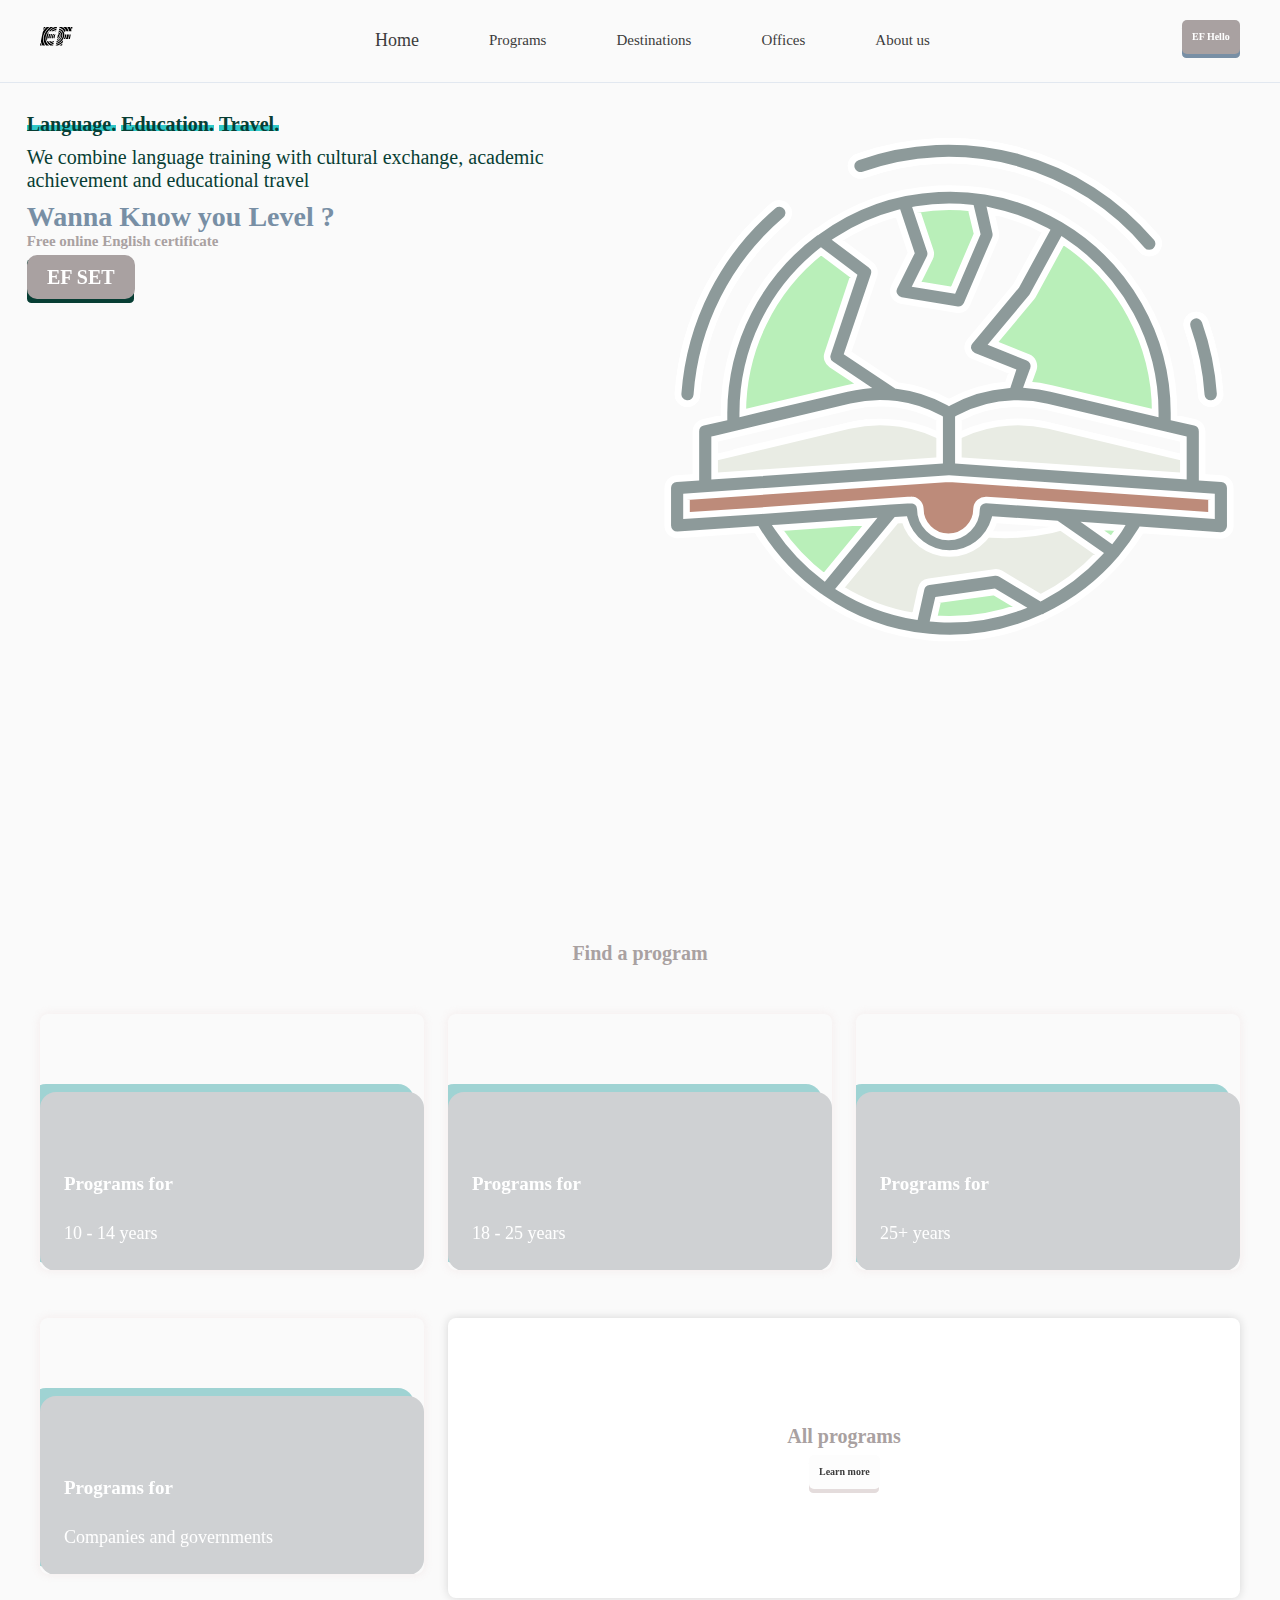
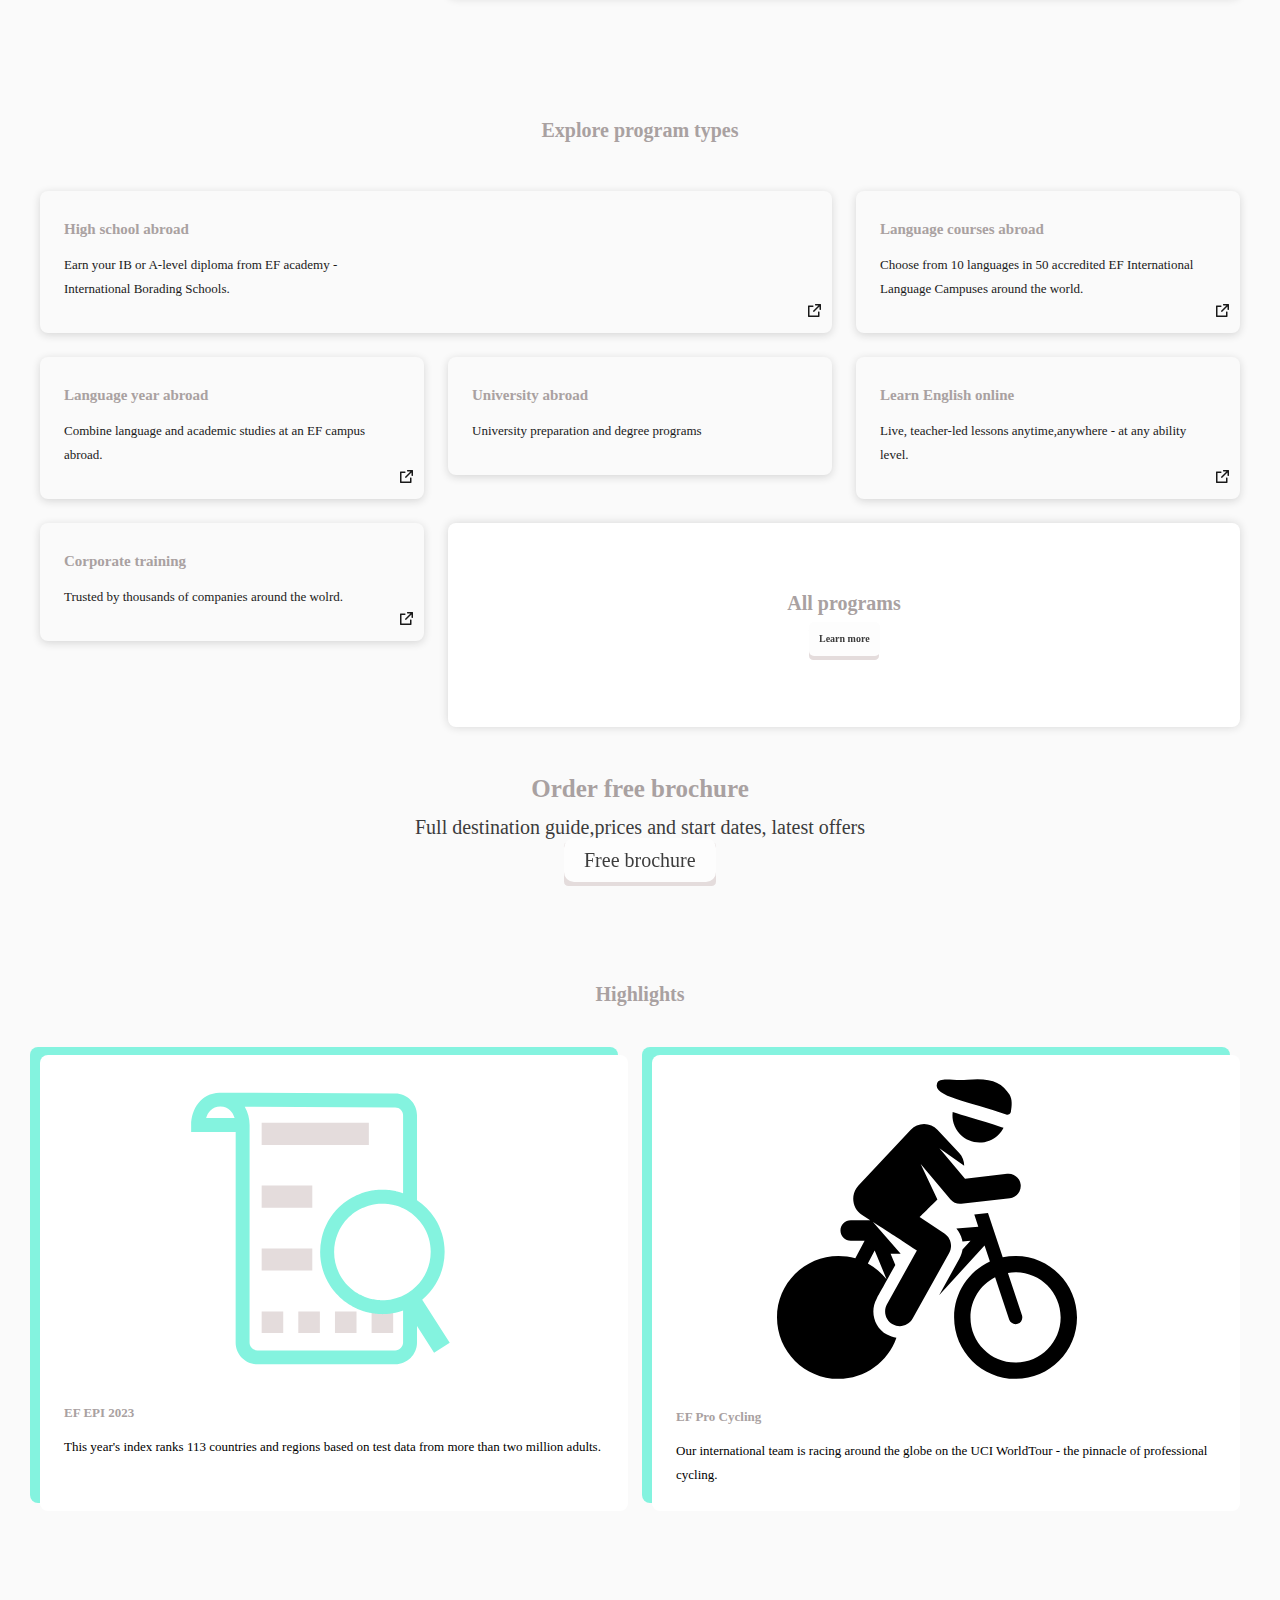
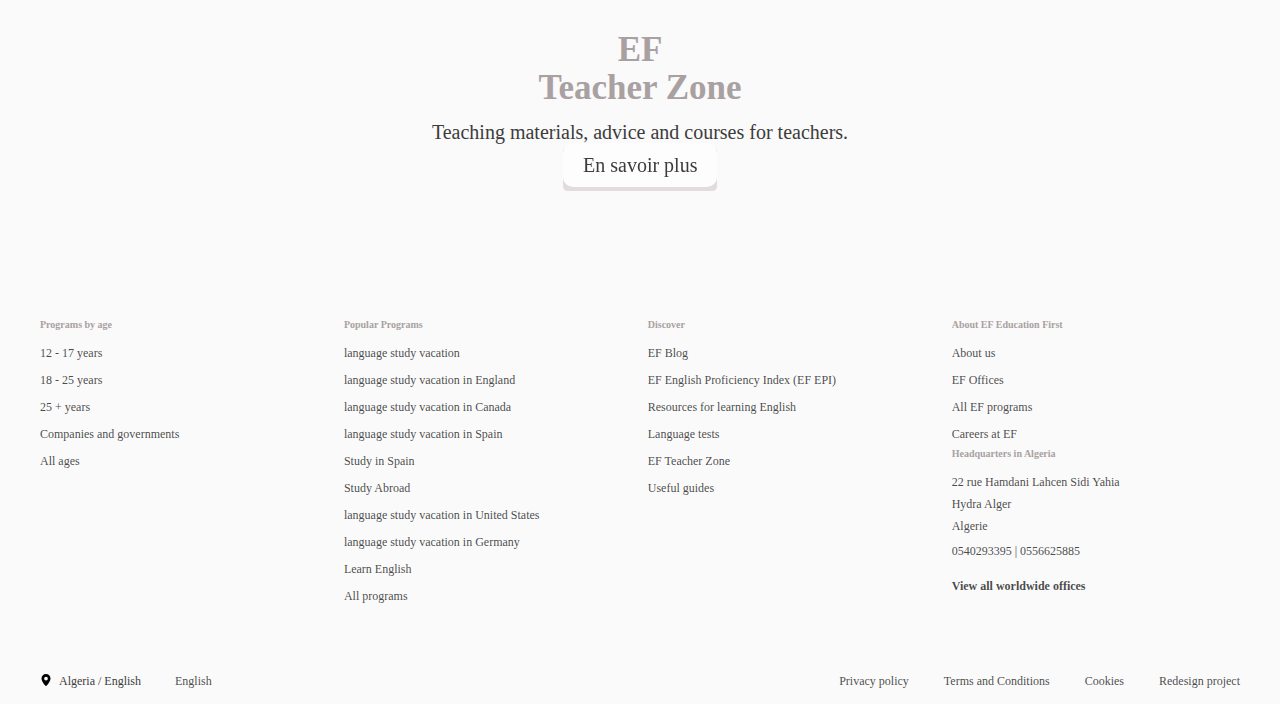
<file: index.html>
<!DOCTYPE html>
<html lang="en">

<head>
  <meta charSet="utf-8" />

  <link rel="icon" href="/logo.png" type="image/png">

  <meta name="viewport" content="width=device-width, initial-scale=1.0, maximum-scale=1.0, user-scalable=no" />
  <meta name="apple-mobile-web-app-capable" content="yes" />
  <meta http-equiv="x-ua-compatible" content="ie=edge" />
  <meta name="viewport" content="width=device-width, initial-scale=1, shrink-to-fit=no" />

<link rel="stylesheet" href="style1.css">
<link rel="stylesheet" href="style2.css">
<link rel="stylesheet" href="style3.css">
  <link rel="stylesheet" href="/stylek.css">
  <title data-react-helmet="true">Ef eco Redesign</title>
 

</head>

<body>

      <main class="homepage">
<header class="header">
  <nav class="main-navbar flex-center-between ">
    <div><a class="gsf-logo" href="/index.html" class="nav-link">

        <svg version="1.0" xmlns="http://www.w3.org/2000/svg" width="100px" height="100px"
          viewBox="0 0 750.000000 429.000000" preserveAspectRatio="xMidYMid meet">

          <g transform="translate(0.000000,429.000000) scale(0.100000,-0.100000)" fill="#000000" stroke="none">
            <path d="M862 4178 c-12 -62 -46 -229 -76 -370 -29 -142 -52 -258 -51 -258 2
                  0 40 52 84 115 111 156 254 333 401 493 l121 132 -228 0 -229 0 -22 -112z" />
            <path d="M1500 4241 c-135 -119 -414 -445 -578 -674 -79 -112 -220 -336 -260
                  -413 -14 -27 -96 -405 -236 -1087 l-216 -1047 16 -88 c25 -145 64 -300 111
                  -437 45 -129 155 -371 206 -452 l27 -43 315 0 c174 0 315 4 315 9 0 5 -7 14
                  -16 22 -37 30 -181 263 -249 403 -109 222 -170 413 -216 671 -30 172 -37 516
                  -14 715 77 673 376 1321 879 1909 120 141 325 346 461 461 61 51 112 94 114
                  96 2 2 -133 4 -300 4 l-304 0 -55 -49z" />
            <path d="M2310 4223 c-304 -236 -603 -544 -827 -850 -159 -219 -323 -507 -422
                  -746 -97 -233 -180 -546 -211 -787 -40 -314 -15 -673 67 -965 84 -302 251
                  -617 440 -833 l38 -43 372 3 372 3 -99 74 c-367 272 -632 693 -725 1153 -68
                  340 -52 679 49 1049 215 781 859 1548 1634 1944 62 31 112 59 112 61 0 2 -161
                  4 -357 4 l-358 -1 -85 -66z" />
            <path d="M3410 4251 c-352 -127 -656 -306 -955 -563 -109 -94 -292 -278 -354
                  -357 l-33 -41 182 0 182 0 111 106 c352 336 791 568 1227 649 52 10 97 19 98
                  21 2 1 12 42 23 91 11 48 21 98 24 111 l5 22 -202 -1 -203 0 -105 -38z" />
            <path d="M4502 4178 c-12 -62 -18 -115 -14 -119 4 -3 36 -12 71 -18 154 -30
                  371 -123 529 -228 109 -72 305 -267 390 -388 70 -98 171 -292 198 -379 10 -31
                  20 -56 23 -56 4 0 20 66 36 148 l31 147 92 3 c70 2 92 6 92 17 0 24 -107 227
                  -166 315 -193 289 -458 511 -758 635 l-85 35 -208 0 -209 0 -22 -112z" />
            <path d="M5291 4286 c2 -2 53 -37 114 -77 117 -78 296 -243 396 -365 116 -142
                  207 -297 302 -516 l17 -38 240 0 240 0 -6 28 c-71 299 -274 683 -488 920 l-48
                  52 -386 0 c-212 0 -383 -2 -381 -4z" />
            <path d="M6321 4198 c177 -231 311 -500 394 -787 l33 -116 261 -3 261 -2 -5
                  22 c-2 13 -9 52 -15 88 -42 248 -153 567 -278 802 l-47 88 -337 0 -337 0 70
                  -92z" />
            <path d="M7150 4168 c69 -145 149 -358 180 -481 13 -48 25 -86 26 -84 2 2 33
                  146 69 321 36 175 68 329 71 342 l6 24 -205 0 -206 0 59 -122z" />
            <path d="M4445 3892 c-12 -48 -55 -265 -55 -277 0 -7 32 -23 73 -35 100 -30
                  259 -110 342 -172 155 -117 278 -268 365 -451 234 -490 118 -1111 -305 -1632
                  -194 -239 -428 -428 -693 -560 -102 -51 -326 -134 -362 -135 -8 0 -21 -4 -28
                  -9 -13 -8 -75 -271 -66 -280 7 -7 113 19 228 56 531 170 984 518 1309 1005
                  173 258 282 516 338 797 29 145 36 399 15 536 -89 582 -526 1050 -1089 1168
                  l-66 14 -6 -25z" />
            <path d="M3685 3881 c-215 -56 -433 -148 -623 -263 -97 -58 -287 -200 -372
                  -277 l-55 -50 194 -1 194 0 95 61 c169 110 401 209 595 254 32 7 61 16 64 19
                  4 3 63 269 63 283 0 9 -55 -1 -155 -26z" />
            <path d="M3660 3443 c-107 -30 -275 -97 -326 -129 l-39 -24 210 3 209 2 17 85
                  c10 47 16 86 16 86 -1 1 -40 -9 -87 -23z" />
            <path d="M4326 3329 c-15 -72 -26 -132 -24 -133 2 -1 39 -19 82 -40 228 -106
                  402 -307 479 -552 65 -206 50 -449 -43 -681 -108 -268 -363 -567 -625 -730
                  -70 -44 -229 -120 -291 -140 l-51 -16 -27 -125 c-14 -69 -24 -128 -21 -131 10
                  -10 173 51 294 109 385 187 721 528 903 916 179 382 188 795 25 1119 -68 136
                  -204 296 -322 380 -95 68 -286 155 -338 155 -9 0 -22 -41 -41 -131z" />
            <path d="M1954 3143 c-149 -197 -311 -494 -393 -719 -47 -129 -93 -299 -118
                  -434 -25 -137 -25 -536 0 -670 71 -382 236 -702 500 -968 136 -139 263 -230
                  444 -321 l62 -31 291 0 290 0 5 23 c3 12 11 52 19 88 l13 67 -86 17 c-438 86
                  -829 372 -1038 756 l-38 69 -167 0 c-128 0 -168 3 -168 13 1 6 29 152 63 322
                  62 307 63 310 89 313 l25 3 6 152 c9 245 69 486 185 745 l50 112 -39 0 c-21 0
                  -39 4 -39 8 0 5 25 125 55 267 30 142 53 260 51 262 -2 2 -30 -31 -62 -74z" />
            <path d="M4260 2993 c-7 -32 -18 -86 -25 -120 l-12 -63 41 -24 c103 -61 205
                  -199 248 -336 32 -105 32 -281 0 -393 -71 -249 -268 -479 -518 -605 l-60 -30
                  -23 -107 c-12 -59 -20 -109 -18 -111 9 -10 164 69 255 130 282 187 500 471
                  584 761 31 108 33 356 4 450 -54 175 -183 348 -327 438 -45 29 -122 67 -135
                  67 -1 0 -8 -26 -14 -57z" />
            <path d="M2101 2576 c-129 -263 -192 -500 -207 -783 l-7 -123 164 0 164 0 1
                  168 c0 117 5 194 18 257 26 137 93 326 162 463 l62 122 -153 0 -152 0 -52
                  -104z" />
            <path d="M2593 2623 c-55 -86 -137 -265 -172 -375 -53 -167 -81 -380 -67 -512
                  l8 -66 130 0 130 0 -6 23 c-4 12 -10 83 -13 157 -9 214 26 370 128 578 28 57
                  75 136 105 177 l53 75 -130 0 -129 0 -37 -57z" />
            <path d="M3022 2618 c-127 -162 -207 -316 -248 -475 -31 -120 -41 -274 -25
                  -368 20 -115 5 -105 148 -105 115 0 125 1 118 18 -56 134 -70 303 -36 445 40
                  170 131 325 274 467 l80 80 -130 0 -131 0 -50 -62z" />
            <path d="M4185 2638 c-18 -77 -213 -1033 -211 -1035 9 -10 154 107 219 177 62
                  65 88 104 127 184 117 242 98 468 -54 634 -55 59 -74 69 -81 40z" />
            <path d="M3460 2592 c-82 -61 -205 -192 -249 -265 -67 -113 -110 -256 -111
                  -365 0 -73 25 -177 58 -237 l27 -50 79 0 80 0 91 450 c50 248 94 465 98 483 4
                  17 3 32 -1 32 -4 0 -36 -22 -72 -48z" />
            <path d="M5757 2402 c-7 -141 -43 -329 -92 -478 -36 -111 -121 -310 -156 -367
                  -10 -18 -19 -35 -19 -39 0 -5 71 -8 158 -8 l159 0 48 102 c122 259 225 648
                  225 851 l0 57 -158 0 -159 0 -6 -118z" />
            <path d="M6225 2453 c-30 -305 -98 -577 -210 -835 -25 -57 -45 -104 -45 -105
                  0 -2 98 -3 219 -3 l218 0 31 73 c108 258 193 596 218 865 l7 72 -216 0 -215 0
                  -7 -67z" />
            <path d="M6806 2493 c-2 -16 -8 -59 -11 -98 -8 -87 -49 -313 -76 -420 -27
                  -106 -92 -306 -129 -395 l-29 -70 167 0 167 0 101 505 101 505 -143 0 -142 0
                  -6 -27z" />
            <path d="M5255 1162 c-177 -230 -453 -482 -700 -637 -226 -143 -533 -267 -791
                  -320 -43 -9 -80 -18 -82 -20 -4 -3 -41 -163 -42 -177 0 -5 108 -8 239 -8 l239
                  0 111 45 c304 122 611 314 862 538 159 143 141 106 204 412 30 148 54 272 53
                  276 -2 5 -43 -45 -93 -109z" />
            <path d="M2091 980 c45 -79 150 -208 236 -291 154 -145 321 -246 524 -313 104
                  -35 234 -64 244 -54 5 4 65 293 62 293 -242 64 -418 160 -584 320 l-88 85
                  -208 0 -208 0 22 -40z" />
            <path d="M2700 1014 c0 -9 39 -40 119 -96 131 -90 352 -179 371 -149 8 13 50
                  214 50 239 0 9 -61 12 -270 12 -148 0 -270 -3 -270 -6z" />
            <path d="M70 344 c-35 -170 -65 -317 -68 -326 -4 -17 10 -18 197 -18 l201 0
                  -49 98 c-71 141 -128 281 -168 407 -19 60 -38 118 -42 129 -4 12 -30 -94 -71
                  -290z" />
            <path d="M5130 428 c-123 -110 -357 -271 -545 -374 l-90 -49 294 -3 c162 -1
                  295 -1 297 1 6 6 94 442 92 453 -2 7 -23 -6 -48 -28z" />
          </g>
        </svg></a></div>
    <div>

      <ul class="nav-menu ">
        <li class="nav-menu-item has-submenu nav-item"> <a href="/index.html" style="font-size: 1.8rem;"
            class="nav-link"><button><span>Home</span></button></a>

        </li>
        <li class="nav-menu-item has-submenu nav-item"><a href="/program.html" style="font-size: 1.5rem;"
            class="nav-link"><button><span>Programs</span></button></a>

        </li>
        <li class="nav-menu-item has-submenu nav-item"><a href="/countries.html" style="font-size: 1.5rem;"
            class="nav-link"><button><span>Destinations</span></button></a>

        </li>
        <li class="nav-menu-item has-submenu nav-item"><a href="/world.html"
            style="font-size: 1.5rem;"><button>Offices</button></a>
          <ul class="submenu-wrapper nav-item">
            <li><a class="sub" href="/world.html" target="_blank" class="nav-link" rel="noopener noreferrer"
                style="font-size: 1rem;">Worldwide Contacts</a></li>
            <li><a class="sub" href="/press.html" target="_blank" class="nav-link" rel="noopener noreferrer"
                style="font-size: 1rem;">Contact Us</a></li>



          </ul>
        </li>
        <li class="nav-menu-item has-submenu nav-item"> <a href="aboutus.html" class="nav-link"
            style="font-size: 1.5rem;"><button><span>About us</span></button></a>

        </li>


      </ul>
    </div>
    <div class="cta-wrapper flex-align-center "><a class="button"
        href="https://hello.ef.com/?_branch_match_id=1311422470420768259&_branch_referrer=H4sIAAAAAAAAA8soKSkottLXT03LSM3JyddLLCjQy8nMy9bPzneMjIwsjkh3TAIAby3rcyQAAAA%3D"><span
          style="background:var(--primary-dark)" class="button-edge"></span><span
          style="background:var(--primary);color:var(--white);font-weight:800" class="button-front">EF Hello</span></a>
    </div>
    <div class="hamburger">
      <span class="bar"></span>
      <span class="bar"></span>
      <span class="bar"></span>
    </div>
  </nav>
</header>
    
          <section class="section1">
            <div class="main-text">
              <div class="nub1">
              <p><!-- --> <a target="_blank" rel="noopener noreferrer"
                  href="https://www.ef.dz/fr/ressources-anglais/" style="font-weight: 550;">Language.</a><!-- --> <a target="_blank"
                  rel="noopener noreferrer" href="https://www.ef.dz/fr/pg/etudier-etranger/" style="font-weight: 550;">Education.</a><!-- --> <a
                  target="_blank" rel="noopener noreferrer" href="https://www.ef.dz/fr/pg/sejour-linguistique/" style="font-weight: 550;">Travel.</a>
                <!-- --></p>
              <p >We combine language training with cultural exchange, academic achievement and educational travel</p>
              </div>
            <div>
              <h1 style="font-size: 2.8rem;"> <!-- --><a target="_blank" rel="noopener noreferrer" href="https://www.ef.dz/fr/ressources-anglais/" style="font-weight: 550;">Wanna Know you Level ?</a></h1>
              <h2 style="font-size: 1.5rem;">Free online English certificate</h2><a href="https://www.efset.org/fr/">
                <button class="button" type="submit"><span style="background:var(--primary-darker)" class="button-edge"></span><span
                    style="background:var(--primary);color:var(--white);font-weight:800; font-size: 2rem;" class="button-front">EF
                    SET</span></button></a>
            </div>
            </div>
            <div class="main-text">
            <div >
          <svg width="600px" height="600px" viewBox="0 0 64.00 64.00" id="TwoTone" xmlns="http://www.w3.org/2000/svg"
            fill="#ffffff" stroke="#ffffff" stroke-width="0.704">
            <g id="SVGRepo_bgCarrier" stroke-width="0"></g>
            <g id="SVGRepo_tracerCarrier" stroke-linecap="round" stroke-linejoin="round" stroke="#CCCCCC" stroke-width="0.384">
            </g>
            <g id="SVGRepo_iconCarrier">
              <title></title>
              <desc></desc>
              <g data-name="Stroke copy 3" id="Stroke_copy_3">
                <path d="M17,31.38A22.93,22.93,0,0,1,15,22a23.2,23.2,0,0,1,.92-6.44A22.93,22.93,0,0,0,9,32c0,.43,0,.85,0,1.28Z"
                  style="fill:#e9ece4"></path>
                <path d="M38,45a23,23,0,0,1-19.59-11l-9,2.14a23,23,0,0,0,44.69,2.25A22.91,22.91,0,0,1,38,45Z"
                  style="fill:#e9ece4"></path>
                <path d="M21.33,30.35A14.46,14.46,0,0,1,26,30l0,0-6-4,3-9-4.67-3.5A23,23,0,0,0,9,32c0,.43,0,.85,0,1.28Z"
                  style="fill:#b9efb9"></path>
                <path d="M22.17,33.19c-.28.05-.56.09-.84.16L9.38,36.19a23,23,0,0,0,9.49,14.69L27,41l-7-6Z" style="fill:#b9efb9">
                </path>
                <path d="M27,19l6,1,3-7-.84-3.78a23,23,0,0,0-8,.29L29,15Z" style="fill:#b9efb9"></path>
                <path d="M39,30a14.18,14.18,0,0,1,3.66.37l12.27,2.92c0-.42.06-.84.06-1.27A23,23,0,0,0,43.71,12.2L40,19l-5,6,5,2Z"
                  style="fill:#b9efb9"></path>
                <path d="M42.67,33.35A14.16,14.16,0,0,0,38.14,33L48,35l-4,8,5.54,3.88a23.06,23.06,0,0,0,5.08-10.69Z"
                  style="fill:#b9efb9"></path>
                <path d="M30,51l-.85,3.82A24.36,24.36,0,0,0,32,55a22.92,22.92,0,0,0,9.73-2.16L37,50Z" style="fill:#b9efb9"></path>
                <path d="M61,40,32,38,3,40v4l25-1.73a4,4,0,0,0,7.94,0L61,44Z" style="fill:#bd8b7a"></path>
                <path d="M32,35v3l26,2V37L42.67,33.35A14.3,14.3,0,0,0,32,35Z" style="fill:#e9ece4"></path>
                <path d="M21.33,33.35,6,37v3l26-2V35A14.3,14.3,0,0,0,21.33,33.35Z" style="fill:#e9ece4"></path>
                <path
                  d="M53.36,14.9a1,1,0,0,1-.77-.36A27.06,27.06,0,0,0,22.9,6.59a1,1,0,0,1-.68-1.89,29.1,29.1,0,0,1,31.9,8.55,1,1,0,0,1-.76,1.65Z"
                  style="fill:#ffffff"></path>
                <path
                  d="M59.91,31a1,1,0,0,1-1-.93,26.83,26.83,0,0,0-1.5-7.18,1,1,0,0,1,1.89-.67,29.05,29.05,0,0,1,1.6,7.71A1,1,0,0,1,60,31Z"
                  style="fill:#ffffff"></path>
                <path
                  d="M4.1,31H4a1,1,0,0,1-.92-1.07,29.13,29.13,0,0,1,10.15-20,1,1,0,0,1,1.29,1.53A27.15,27.15,0,0,0,5.09,30.07,1,1,0,0,1,4.1,31Z"
                  style="fill:#ffffff"></path>
              </g>
              <g data-name="Stroke Close copy 3" id="Stroke_Close_copy_3">
                <path
                  d="M61.07,39,59,38.86V34a1,1,0,0,0-.77-1L56,32.49c0-.16,0-.32,0-.49A24,24,0,0,0,44.22,11.36s0,0,0,0l0,0a23.95,23.95,0,0,0-26.3,1.32l-.06,0A24,24,0,0,0,8,32c0,.17,0,.33,0,.49L5.77,33A1,1,0,0,0,5,34v4.86L2.93,39A1,1,0,0,0,2,40v4a1,1,0,0,0,.32.73,1,1,0,0,0,.75.27l8.41-.58a24,24,0,0,0,6.71,7.18s0,0,0,0l.13.07A23.82,23.82,0,0,0,42,53.81a1,1,0,0,0,.37-.17,24.1,24.1,0,0,0,8-6.16l0,0,0,0a24.75,24.75,0,0,0,2.15-3l8.41.58a1,1,0,0,0,.75-.27A1,1,0,0,0,62,44V40A1,1,0,0,0,61.07,39ZM57,38.72,33,37.07V32.58A13.13,13.13,0,0,1,38.93,31h.15a13.66,13.66,0,0,1,3.36.35L57,34.79ZM26.41,29.07l-5.22-3.48L24,17.32a1,1,0,0,0-.35-1.12l-3.55-2.66a22.17,22.17,0,0,1,6.46-2.85l1.41,4.23-1.81,3.63a1,1,0,0,0,0,.9,1,1,0,0,0,.73.54l6,1H33a1,1,0,0,0,.92-.61l3-7a1.05,1.05,0,0,0,.06-.61l-.52-2.33a22,22,0,0,1,5.89,2.15l-3.18,5.84-4.94,5.92a1,1,0,0,0-.2.89,1,1,0,0,0,.6.68l4.12,1.65L38.28,29A15.13,15.13,0,0,0,32,30.87,15.16,15.16,0,0,0,26.41,29.07ZM54,32v0L42.9,29.38A15.36,15.36,0,0,0,40.39,29L41,27.32a1,1,0,0,0-.58-1.25l-3.72-1.49,4.12-4.94a.91.91,0,0,0,.11-.16l3.19-5.86A22,22,0,0,1,54,32ZM34.34,10.13,35,12.9l-2.56,6-3.89-.64,1.39-2.79a1,1,0,0,0,.06-.77l-1.47-4.4A22.7,22.7,0,0,1,32,10,20.14,20.14,0,0,1,34.34,10.13ZM10,32a22,22,0,0,1,8.35-17.24l3.47,2.61-2.77,8.31a1,1,0,0,0,.4,1.15l3.37,2.25a14.39,14.39,0,0,0-1.72.3L10,32ZM7,34.79l14.56-3.47A13.24,13.24,0,0,1,31,32.58v4.49L7,38.72Zm6.74,9.47,9.84-.68L18.7,49.51A22.13,22.13,0,0,1,13.74,44.26Zm16.63,9.67.46-2,6-.85,2.71,1.62A21.78,21.78,0,0,1,32,54C31.45,54,30.91,54,30.37,53.93Zm11.4-2.23-4.26-2.56a1,1,0,0,0-.65-.13l-7,1a1,1,0,0,0-.84.77l-.64,2.91a22.14,22.14,0,0,1-8-3l6-7.25.88-.06a5,5,0,0,0,9.6,0l6.6.46s0,0,0,0L48,47A22,22,0,0,1,41.77,51.7Zm7.57-6.18-2.09-1.47,3,.21C50,44.69,49.66,45.11,49.34,45.52ZM60,42.93l-7.89-.55h0L36,41.28a1,1,0,0,0-1.06.93,3,3,0,0,1-6,0,1,1,0,0,0-1-.94H28l-2.23.15h0l-13.83,1h0L4,42.93v-2L32,39l28,1.93Z"
                  style="fill:#8d9a9a"></path>
                <path
                  d="M22.9,6.59a27.06,27.06,0,0,1,29.69,8,1,1,0,0,0,.77.36,1,1,0,0,0,.76-1.65A29.1,29.1,0,0,0,22.22,4.7a1,1,0,0,0,.68,1.89Z"
                  style="fill:#8d9a9a"></path>
                <path
                  d="M58.91,30.07a1,1,0,0,0,1,.93H60a1,1,0,0,0,.92-1.07,29.05,29.05,0,0,0-1.6-7.71,1,1,0,0,0-1.89.67A26.83,26.83,0,0,1,58.91,30.07Z"
                  style="fill:#8d9a9a"></path>
                <path
                  d="M4,31H4.1a1,1,0,0,0,1-.93,27.15,27.15,0,0,1,9.45-18.66,1,1,0,0,0-1.29-1.53,29.13,29.13,0,0,0-10.15,20A1,1,0,0,0,4,31Z"
                  style="fill:#8d9a9a"></path>
              </g>
            </g>
          </svg>
            </div>
           
            </div>
         
          </section>
          
           
        
          </main>
         
                
          <section class="section2 container">
           
            <div class="cefcom-container" >
              <div>
                <h2 class="ef-section-main-title">
                  Find a program
                </h2>
              </div>
              <div class="cefcom-row age-categories ">
                <div class="cefcom-col  -s-12 -m-6 -l-4">
                  <div class="age-group-card">
                    <a  href="\program.html#young"data-version="4.2.13" data-code="HIGH" data-tracking="age:HIGH" data-programs="AYA,ILY,ILS,IA,UPA,HULT"
                      data-info="AYA,ILY,ILS,IA,UPA,HULT" filter-name="age:HIGH" class="cefcom-card--teaser -ri" href="#HIGH"
                      target="_self" rel="" data-clicksubregion="program-by-age">
                      <div></div>
                      <div class="cefcom-card--teaser__inner">
                        <div class="cefcom-card--teaser__content">
                          <span class="cefcom-card--teaser__label">Programs for </br></br></span>
                          <h2 class="cefcom-card--teaser__title">
                            10 - 14 years
                          </h2>
                        </div>
                      </div>
                    </a>
                  </div>
                </div>
                <div class="cefcom-col  -s-12 -m-6 -l-4">
                  <div >
                    <a  href="\program.html#uni"data-version="4.2.13" data-code="UNI" data-tracking="age:UNI" data-programs="AYA,ILS,UPA,ETOWN,HULT"
                      data-info="AYA,ILS,UPA,ETOWN,HULT" filter-name="age:UNI" class="cefcom-card--teaser -ri" href="#UNI"
                      target="_self" rel="" data-clicksubregion="program-by-age">
                      <div>
                        
                      </div>
                      <div class="cefcom-card--teaser__inner">
                        <div class="cefcom-card--teaser__content">
                          <span class="cefcom-card--teaser__label">Programs for </br></br></span>
                          <h2 class="cefcom-card--teaser__title">
                            18 - 25 years
                          </h2>
                        </div>
                      </div>
                    </a>
                  </div>
                </div>
                <div class="cefcom-col  -s-12 -m-6 -l-4">
                  <div class="age-group-card">
                    <a data-version="4.2.13" href="\program.html#youngadult"data-code="PROF" data-tracking="age:PROF" data-programs="ILP,AYA,UPA,ETOWN,HULT"
                      data-info="ILP,AYA,UPA,ETOWN,HULT" filter-name="age:PROF" class="cefcom-card--teaser -ri" href="#PROF"
                      target="_self" rel="" data-clicksubregion="program-by-age">
                      <div></div>
                      <div class="cefcom-card--teaser__inner">
                        <div class="cefcom-card--teaser__content">
                          <span class="cefcom-card--teaser__label">Programs for</br></br></span>
                          <h2 class="cefcom-card--teaser__title">
                            25+ years 
                          </h2>
                        </div>
                      </div>
                    </a>
                  </div>
                </div>
                <div class="cefcom-col  -s-12 -m-6 -l-4">
                  <div class="age-group-card">
                    <a data-version="4.2.13" href="\program.html#business"data-code="CORP" data-tracking="age:CORP" data-programs="LOC" data-info="LOC"
                      filter-name="age:CORP" class="cefcom-card--teaser -ri" href="#CORP" target="_self" rel=""
                      data-clicksubregion="program-by-age">
                    <div></div>
                      <div class="cefcom-card--teaser__inner">
                        <div class="cefcom-card--teaser__content">
                          <span class="cefcom-card--teaser__label">Programs for</br></br></span>
                          <h2 class="cefcom-card--teaser__title">
                            Companies and governments
                          </h2>
                        </div>
                      </div>
                    </a>
                  </div>
                </div>
                <div class="cefcom-col  -s-12 -m-12 -l-8">
                  <div class="age-group-card nsc-m-12 nsc-l-8">
                    <div data-version="4.2.13" class="not-sure-card undefined">
                      <div class="not-sure-card__item">
                        <h2 class="not-sure-card__title">
                          All programs
                        </h2>
                        <a class="button" href="program.html">
                          <span style="background:var(--gray-dark)" class="button-edge"></span><span
                            style="background:var(--gray-lightest-2);color:var(--black);font-weight:600" class="button-front">Learn more</span></a>
                      </div>
                    </div>
                  </div>
                </div>
              </div>
            </div>
          </section>
    
          <section class="section3  container">
            <div>
            </br></br></br></br>
              <div >
                <h2 class="ef-section-main-title">
                  Explore program types
                </h2>
                <div class="cefcom-row ">
                  <div class="cefcom-col -s-12 -l-8 ">
                    <div class="default-tile-wrapper">
                      <a href="https://www.efacademy.org/fr/" target="_blank" rel="noopener" data-clicksubregion="program-by-category">
                        <div class="default-tile" data-info="sub-tile-ia-v3" data-rendering="us-funneling-tiles">
                         
                          <div class="default-tile__content">
                            <h2 class="default-tile__title">
                              High school abroad
                            </h2>
                            <div class="default-tile__description">
                             Earn your IB or A-level diploma from EF academy - International Borading Schools.
                            </div>
                          </div>
                          <div class="default-tile__icon-wrapper">
                            <div class="default-tile__icon"></div>
                          </div>
                        </div>
                      </a>
                    </div>
                  </div>
                  <div class="cefcom-col -s-12 -m-6 -l-4 "><div class="default-tile-wrapper">
                    <a href="https://www.ef.dz/fr/pg/sejour-linguistique/?code=ALL&_gl=1*1kaszm1*_up*MQ..&gclid=CjwKCAjwuJ2xBhA3EiwAMVjkVMkeLWdOps8UZswKppoB3V2YP6KHtnadwHQVA8S81Hn0Q9KcupZaSBoCt5oQAvD_BwE&gclsrc=aw.ds" target="_blank" rel="noopener" data-clicksubregion="program-by-category">
                      <div class="default-tile" data-info="sub-tile-ia-v3" data-rendering="us-funneling-tiles">
                       
                        <div class="default-tile__content">
                          <h2 class="default-tile__title">
                            Language courses abroad
                          </h2>
                          <div class="default-tile__description">
                           Choose from 10 languages in 50 accredited EF International Language Campuses around the world.
                          </div>
                        </div>
                        <div class="default-tile__icon-wrapper">
                          <div class="default-tile__icon"></div>
                        </div>
                      </div>
                    </a>
                  </div></div>
                  <div class="cefcom-col -s-12 -m-6 -l-4 ">
                    <div class="default-tile-wrapper">
                      <a href="https://www.ef.dz/fr/aya/?_gl=1*ab8vw7*_up*MQ..&gclid=CjwKCAjwuJ2xBhA3EiwAMVjkVMkeLWdOps8UZswKppoB3V2YP6KHtnadwHQVA8S81Hn0Q9KcupZaSBoCt5oQAvD_BwE&gclsrc=aw.ds" target="_blank" rel="noopener"
                        data-clicksubregion="program-by-category">
                        <div class="default-tile" data-info="sub-tile-ia-v3" data-rendering="us-funneling-tiles">
                        
                          <div class="default-tile__content">
                            <h2 class="default-tile__title">
                              Language year abroad
                            </h2>
                            <div class="default-tile__description">
                              Combine language and academic studies at an EF campus abroad.
                            </div>
                          </div>
                          <div class="default-tile__icon-wrapper">
                            <div class="default-tile__icon"></div>
                          </div>
                        </div>
                      </a>
                    </div>
                  </div>
                  <div class="cefcom-col -s-12 -m-6 -l-4 ">
                    <div class="default-tile-wrapper">
                      <a href="https://www.ef.dz/fr/pg/universite-etranger/?noshow=AYA,ILS,ILP&code=ALL&_gl=1*ab8vw7*_up*MQ..&gclid=CjwKCAjwuJ2xBhA3EiwAMVjkVMkeLWdOps8UZswKppoB3V2YP6KHtnadwHQVA8S81Hn0Q9KcupZaSBoCt5oQAvD_BwE&gclsrc=aw.ds" target="_self" rel=""
                        data-clicksubregion="program-by-category">
                        <div class="default-tile" data-info="sub-tile-university-abroad-v2" data-rendering="us-funneling-tiles">
                          
                          <div class="default-tile__content">
                            <h2 class="default-tile__title">
                             University abroad
                            </h2>
                            <div class="default-tile__description">
                              University preparation and degree programs 
                            </div>
                          </div>
                          <div class="default-tile__icon-wrapper"></div>
                        </div>
                      </a>
                    </div>
                  </div>
                  <div class="cefcom-col -s-12 -m-6 -l-4">
                    <div class="default-tile-wrapper">
                      <a href="https://englishlive.ef.com/fr-fr/" target="_blank" rel="noopener"
                        data-clicksubregion="program-by-category">
                        <div class="default-tile" data-info="sub-tile-online-v2" data-rendering="us-funneling-tiles">
                      
                          <div class="default-tile__content">
                            <h2 class="default-tile__title">
                             Learn English online 
                            </h2>
                            <div class="default-tile__description">
                              Live, teacher-led lessons anytime,anywhere - at any ability level.
                            </div>
                          </div>
                          <div class="default-tile__icon-wrapper">
                            <div class="default-tile__icon"></div>
                          </div>
                        </div>
                      </a>
                    </div>
                  </div>
                  <div class="cefcom-col -s-12 -m-6 -l-4 ">
                    <div class="default-tile-wrapper">
                      <a href="https://www.hultef.com/fr/" target="_blank" rel="noopener" data-clicksubregion="program-by-category">
                        <div class="default-tile" data-info="sub-tile-corporate-v2" data-rendering="us-funneling-tiles">
                         
                          <div class="default-tile__content">
                            <h2 class="default-tile__title">
                              Corporate training
                            </h2>
                            <div class="default-tile__description">
                              Trusted by thousands of companies around the wolrd.
                            </div>
                          </div>
                          <div class="default-tile__icon-wrapper">
                            <div class="default-tile__icon"></div>
                          </div>
                        </div>
                      </a>
                    </div>
                  </div>
                  <div class="cefcom-col -s-12 -m-6 -l-8">
                    <div class="not-sure-card__category">
                      <div data-version="4.2.13" class="not-sure-card undefined">
                        <div class="not-sure-card__item">
                          <h2 class="not-sure-card__title">
                            All programs
                          </h2>
                        <a class="button" href="program.html">
                          <span style="background:var(--gray-dark)" class="button-edge"></span><span
                            style="background:var(--gray-lightest-2);color:var(--black);font-weight:600" class="button-front">Learn more</span></a>
                        </div>
                      </div>
                    </div>
                  </div>
                </div>
              </div>
         
            </div>
            
          </section>
          <section id="steering-members" class="section4 container">
            <div >
              <div  style="text-align: center;">
                <h2 class="block-text__title" style="font-size:2.5rem;">
                 Order free brochure
                </h2>
                <div>
                  <p style="font-weight:500 ;font-size:2rem;" >
                   Full destination guide,prices and start dates, latest offers
                  </p>
                </div>
              </div>
              <div style="text-align: center;">
               
                <a class="button" href="https://www.ef.dz/fr/cp/brochure/">
                  <span style="background:var(--gray-dark)" class="button-edge"></span><span
                    style="background:var(--gray-lightest-2);color:var(--black);font-weight:500 ;font-size:2rem;" class="button-front">Free brochure</span></a>
              </div>
            </div>

          </br>
        </br>
          </section>
          
          <section id="general-members" class="section5 container">
            </br></br>
            <h2 class="ef-section-main-title">
              Highlights
            </h2>
            <div class="cefcom-row ">
              <div class="cefcom-col  -s-12 -m-6 -xl-5">
                <div data-version="4.2.13" class="cefcom-vertical-card--content home-courses__cards">
                  <svg width="520px" height="320px" viewBox="0 0 900 950" class="icon" version="1.1" xmlns="http://www.w3.org/2000/svg">
                    <path
                      d="M336.179436 201.043979h318.251204v65.845041H336.179436zM336.179436 387.613291h150.330939v65.845042H336.179436zM336.179436 574.180556h150.330939v65.845041H336.179436zM336.179436 761.663174h64.015358v64.016382h-64.015358zM444.983634 761.663174h64.016382v64.016382H444.983634zM553.787832 761.663174h64.016382v64.016382h-64.016382zM662.59203 761.663174h64.016382v64.016382h-64.016382z"
                      fill="#e4dcdc" />
                    <path
                      d="M894.518438 854.001248L812.792935 726.388277c31.477307-26.137745 53.375142-61.650183 62.269634-102.25338 10.579807-48.203497 1.73651-97.638728-24.894748-139.190043-13.937127-21.767802-31.948294-39.895692-52.796647-53.852272V178.843074c0-35.605612-28.972883-64.577471-64.487369-64.577472l-519.137505-2.470635c-0.043003 0-0.077815-0.012287-0.120818-0.012287-0.038908 0-0.071672 0.012287-0.11058 0.012287l-2.523877-0.012287-0.001024 0.285664c-55.154655 1.551186-84.140848 48.925336-84.140848 95.981058v20.674293h132.202025l-0.11877 625.023629c0 35.605612 28.962644 64.577471 64.568256 64.577472h409.2828c35.614827 0 64.58771-28.972883 64.58771-64.577472V804.613115l50.684372 79.14224 46.462892-29.754107z m-79.157598-346.767434v0.010239c20.654839 32.253412 27.518966 70.614299 19.32174 108.037307-8.155247 37.224375-30.281408 69.050826-62.262467 89.71488l-6.080855 3.52319c-20.609788 11.929288-42.936631 18.174988-65.171325 19.233686-0.612283 0.027645-1.226615 0.033788-1.840946 0.053242-3.648103 0.127986-7.290064 0.108532-10.921784-0.043003-1.46518-0.066553-2.931384-0.194538-4.397588-0.306142-2.811589-0.204777-5.620107-0.454605-8.410194-0.823204-2.426608-0.330715-4.849121-0.777129-7.273681-1.232758-1.939239-0.35836-3.887693-0.684979-5.810549-1.124226-2.910906-0.667573-5.758331-1.491801-8.599613-2.328315-1.57064-0.462796-3.160734-0.861088-4.716016-1.377126-2.770634-0.918425-5.459357-2.012959-8.153199-3.09111-1.606476-0.645048-3.241621-1.209209-4.824548-1.912618-2.373366-1.052554-4.651511-2.276097-6.955253-3.452541-1.807158-0.923545-3.654247-1.763131-5.425568-2.766538-1.868591-1.05665-3.633769-2.270978-5.450142-3.410562-2.077463-1.303406-4.194858-2.533092-6.209864-3.947078-1.30443-0.916377-2.512615-1.964836-3.785304-2.92524-2.388724-1.801014-4.805094-3.558002-7.090406-5.519766-0.619451-0.53242-1.173373-1.140608-1.784632-1.683268-9.65831-8.579135-18.365431-18.538468-25.671877-29.951717a144.419025 144.419025 0 0 1-7.225559-12.649079c-0.264162-0.520134-0.456653-1.063817-0.714672-1.584975-27.314189-55.607212-15.412546-122.422897 28.056506-165.235637 0.21092-0.207849 0.394196-0.438223 0.607164-0.645048 2.800326-2.723535 5.809525-5.281201 8.864799-7.796887 0.684979-0.564161 1.30443-1.189755 2.00272-1.742653a144.080119 144.080119 0 0 1 11.817684-8.44091 145.545299 145.545299 0 0 1 17.687619-9.641928c3.381893-1.551186 6.890748-2.655959 10.353529-3.929672 2.727631-1.006479 5.397923-2.211592 8.172652-3.047083 3.760731-1.128322 7.602349-1.814325 11.423489-2.626266 2.618075-0.556994 5.196218-1.298287 7.840914-1.704769 3.598957-0.553922 7.234774-0.700338 10.859328-0.977811 2.975411-0.226279 5.932392-0.598973 8.926232-0.636856 5.994849-0.080887 11.998912 0.148463 17.973283 0.825251 0.267234 0.030717 0.535492 0.098293 0.802726 0.130034 5.813621 0.69317 11.594477 1.771322 17.31902 3.182235 0.945046 0.231398 1.868591 0.511943 2.80647 0.760747 5.586318 1.497944 11.125538 3.262099 16.556226 5.450142 0.206825 0.082935 0.419793 0.153583 0.625594 0.237541a145.826867 145.826867 0 0 1 17.754171 8.687667l2.062105 1.189755c18.727886 11.227926 34.824388 26.596445 46.942071 45.51887zM171.348233 187.373062c5.128642-16.904347 17.302638-34.158862 42.132881-34.22951l0.306142 0.001024c24.820004 0.077815 36.989905 17.328235 42.116499 34.228486h-84.555522z m584.673333 666.373238c0 12.810853-10.418033 23.228886-23.239126 23.228887H323.500664c-12.800614 0-23.218648-10.418033-23.218648-23.228887l0.118771-625.023629h0.002048v-20.674292c0-19.200921-5.025229-38.338362-14.457261-54.559778l446.83789 2.12661c12.821092 0 23.239125 10.418033 23.239125 23.228886v231.559858c-0.287712-0.102389-0.585662-0.153583-0.874398-0.254948-5.461404-1.883949-11.042603-3.494521-16.722095-4.878813-1.060745-0.261091-2.10306-0.615355-3.168925-0.858016-0.373718-0.084982-0.726959-0.21604-1.100677-0.297951a187.719135 187.719135 0 0 0-18.658262-3.100325c-0.806822-0.093174-1.617739-0.086006-2.423536-0.167917-5.784952-0.593853-11.562737-0.942998-17.329259-0.990097-1.761083-0.012287-3.513974 0.115699-5.276082 0.153583-4.865503 0.099317-9.7136 0.330715-14.539171 0.815013-1.96074 0.19761-3.903051 0.489417-5.856624 0.750508a181.261491 181.261491 0 0 0-13.764091 2.353912c-2.028317 0.430032-4.042299 0.894876-6.057305 1.394532a181.940327 181.940327 0 0 0-13.253172 3.854928c-1.998624 0.657334-3.995201 1.284976-5.976419 2.012959-4.466188 1.646408-8.847393 3.535476-13.198905 5.537171-1.766202 0.809893-3.560049 1.521494-5.307822 2.389749-5.973347 2.978482-11.849425 6.220103-17.549394 9.870254a188.323228 188.323228 0 0 0-14.972275 10.651479 185.35396 185.35396 0 0 0-13.706753 11.929288c-26.10498 25.080071-44.23287 57.297647-52.152623 93.451038-10.569568 48.203497-1.726271 97.638728 24.884509 139.190042 3.150495 4.918745 6.524197 9.605068 10.044315 14.122451 1.225591 1.573712 2.560737 3.027629 3.829331 4.555266 2.376438 2.854592 4.76721 5.690755 7.284944 8.371286 1.637193 1.743677 3.356296 3.387013 5.054922 5.061065 2.32422 2.290431 4.667893 4.545027 7.094501 6.693138a181.286064 181.286064 0 0 0 5.754236 4.853217 181.40893 181.40893 0 0 0 7.443646 5.75014c2.003744 1.467228 4.01363 2.919097 6.07676 4.304414 2.778825 1.867567 5.620107 3.6051 8.485961 5.309869 1.894188 1.127298 3.756635 2.295551 5.692803 3.353225 4.007487 2.194186 8.100981 4.19281 12.246692 6.076759 0.883613 0.400339 1.726271 0.875422 2.617051 1.261427 5.28632 2.302718 10.677076 4.322844 16.141552 6.117714 0.884637 0.288736 1.797943 0.506823 2.687699 0.783273a184.740653 184.740653 0 0 0 13.871598 3.754587c0.576447 0.132081 1.12525 0.334811 1.704769 0.461773 0.919449 0.201705 1.847089 0.26621 2.768586 0.454605 4.496904 0.910234 9.017358 1.651527 13.575696 2.224902 2.001696 0.256995 3.996224 0.528325 5.998944 0.720816 4.1109 0.380885 8.237157 0.565185 12.376726 0.669621 1.73139 0.049146 3.4679 0.281568 5.196218 0.281568 0.923545 0 1.830707-0.183275 2.753227-0.196586 6.091094-0.11058 12.184235-0.582591 18.27533-1.303406 2.796231-0.324572 5.580175-0.638904 8.356952-1.091462a183.546803 183.546803 0 0 0 18.078743-3.930695c3.219095-0.867231 6.376758-1.899307 9.550802-2.943671 1.34129-0.443342 2.703057-0.769962 4.038204-1.24402v95.06468z"
                      fill="#84F3DF" />
                  </svg>
                  <a
                    href="https://www.ef.dz/fr/epi/?_gl=1*17iwbyx*_up*MQ..&gclid=CjwKCAjwuJ2xBhA3EiwAMVjkVMkeLWdOps8UZswKppoB3V2YP6KHtnadwHQVA8S81Hn0Q9KcupZaSBoCt5oQAvD_BwE&gclsrc=aw.ds" target="_self" style="text-decoration: none">
                    <div class="cefcom-vertical-card--content__inner">
                      <div class="cefcom-vertical-card--content__content">
                        <h3 class="cefcom-vertical-card--content__title">
                          EF EPI 2023
                        </h3>
                        <div class="cefcom-vertical-card--content__text">
                          <div>
                           This year's index ranks 113 countries and regions based on test data from more than two million adults.
                          </div>
                        </div>
                      </div>
                    </div>
                  </a>
                </div>
              </div>
              <div class="cefcom-col  -s-12 -m-6 -xl-5">
                
                <div data-version="4.2.13" class="cefcom-vertical-card--content home-courses__cards">
                </br>
                  <svg fill="#000000" height="300px" width="550px" version="1.1" id="Capa_1" xmlns="http://www.w3.org/2000/svg"
                   xmlns:xlink="http://www.w3.org/1999/xlink" viewBox="0 0 459.796 459.796"
                  xml:space="preserve">
                  <g id="XMLID_270_">
                    <path id="XMLID_276_" d="M256.619,236.777l-38.053-25.137c9.884-9.751,9.792-9.66,27.316-26.949l-25.681-54.261l45.741,54.222
                                  		c3.997,4.737,10.16,7.275,16.491,6.546l74.518-8.549c10.3-1.182,17.693-10.491,16.512-20.791
                                  		c-1.181-10.301-10.475-17.693-20.792-16.512l-64.518,7.402l-39.252-46.53l37.983,26.622c0.078-6.99-2.443-14.013-7.601-19.494
                                  		l-33.434-35.529c-5.293-5.625-12.676-8.813-20.4-8.809c-7.724,0.004-15.103,3.2-20.391,8.83l-80.205,85.409
                                  		c-12.744,13.571-9.889,35.279,5.593,45.217l12.381,7.948l-29.83-0.033c-8.687,0-15.73,7.043-15.73,15.73
                                  		c0,8.687,7.042,15.73,15.73,15.73h21.267l-14.219,27.006c-8.224-2.353-16.904-3.615-25.874-3.615C42.244,271.229,0,313.474,0,365.4
                                  		c0,51.926,42.244,94.171,94.17,94.171c41.025,0,76-26.372,88.88-63.051c-5.197-0.668-10.009-2.26-14.516-4.764
                                  		c-19.572-10.875-26.572-35.668-15.751-55.143c8.671-15.607,3.859-6.945,28.55-51.383l-7.243-17.467h14.989h0.465l-42.46-48.62
                                  		c47.483,30.48,32.157,20.52,67.291,43.729l-45.836,82.494c-6.043,10.876-2.125,24.592,8.751,30.635
                                  		c10.881,6.045,24.595,2.12,30.635-8.751l55.971-100.734C269.613,256.226,266.443,243.266,256.619,236.777z M139.27,282.752
                                  		l10.422-19.794l18.225,43.95C160.099,297.071,150.36,288.828,139.27,282.752z" />
                    <path id="XMLID_275_" d="M269.242,50.598c-1.513,11.86,2.091,24.278,10.924,33.665c15.683,16.666,41.908,17.463,58.575,1.78
                                  		c3.563-3.353,6.395-7.191,8.502-11.312c-1.047-0.244-2.085-0.529-3.102-0.903c-15.959-5.869-32.756-10.723-47.576-15.006
                                  		C286.486,55.91,277.363,53.273,269.242,50.598z" />
                    <path id="XMLID_274_" d="M351.284,54.405c0.604,0.222,1.236,0.332,1.865,0.332c0.928,0,1.851-0.239,2.676-0.711
                                  		c1.383-0.791,2.345-2.154,2.628-3.722c1.593-8.85,2.502-18.95-2.121-26.431C346.214,7.499,332.32,0.225,307.274,0.225
                                  		c-4.733,0-9.865,0.26-15.444,0.767c-3.505,0.319-6.946,0.432-10.274,0.432c-8.188,0-15.686-0.686-21.747-0.686
                                  		c-7.495,0-12.793,1.049-14.474,5.74C237.883,27.273,296.31,34.187,351.284,54.405z" />
                    <path id="XMLID_271_"
                      d="M365.626,271.229c-6.752,0-13.339,0.721-19.692,2.078l-22.561-67.909l-21.007,2.41l6.149,18.508
                                  		l-33.601,2.773c4.149,4.806,7.138,10.554,8.678,16.849c0.256,1.045,0.459,2.096,0.631,3.149l12.354-1.02l-12.255,13.412
                                  		c-0.706,4.793-2.267,9.463-4.673,13.791l-31.188,56.13l69.645-76.215l8.192,24.659c-32.341,14.926-54.843,47.66-54.843,85.555
                                  		c0,51.926,42.245,94.171,94.171,94.171c51.925,0,94.17-42.245,94.17-94.171C459.796,313.474,417.551,271.229,365.626,271.229z
                                  		 M365.626,434.504c-38.103,0-69.104-31-69.104-69.104c0-26.819,15.368-50.102,37.751-61.55l21.533,64.813
                                  		c1.442,4.341,5.482,7.088,9.818,7.088c1.082,0,2.182-0.171,3.265-0.531c5.422-1.802,8.359-7.659,6.557-13.082l-21.537-64.827
                                  		c3.811-0.654,7.722-1.014,11.717-1.014c38.104,0,69.103,31,69.103,69.103C434.729,403.504,403.73,434.504,365.626,434.504z" />
                  </g>
                </svg>
                 

                 <a
                    href="https://www.ef.dz/fr/about-us/ef-pro-cycling/?_gl=1*17iwbyx*_up*MQ..&gclid=CjwKCAjwuJ2xBhA3EiwAMVjkVMkeLWdOps8UZswKppoB3V2YP6KHtnadwHQVA8S81Hn0Q9KcupZaSBoCt5oQAvD_BwE&gclsrc=aw.ds" target="_self" style="text-decoration: none">
                   
                    <div class="cefcom-vertical-card--content__inner">
                      <div class="cefcom-vertical-card--content__content">
                        <h3 class="cefcom-vertical-card--content__title">
                          EF Pro Cycling
                        </h3>
                        <div class="cefcom-vertical-card--content__text">
                          <div>
                            Our international team is racing around the globe on the UCI WorldTour - the pinnacle of professional cycling.
                          </div>
                        </div>
                      </div>
                    </div>
                  </a>
                </div>
              </div>
            </div>
            </div>
          </section>
          <section class="section6  container">
            </br>
            </br>
            </br>
            </br>
              <h2 style="text-align: center; font-size:3.5rem; " >EF <br /> Teacher Zone</h2>
              <p  style="text-align: center; font-size:2rem;">Teaching materials, advice and courses for teachers.</p>
              <div style="text-align: center; ">
                
              <a   class="button" href="https://www.ef.dz/fr/tz/" >
                <span
                  style="background:var(--gray-dark)" class="button-edge"></span><span
                  style="background:var(--gray-lightest-2);color:var(--black);font-weight:500 ;font-size:2rem;" class="button-front">En savoir plus</span></a>
                  </div>
          
          </section>
         
        </div>
      </main>
      
        
      <footer class="cefcom-footer">
        <span></span>
        <div class="cefcom-footer-container">
          <section data-clicksubregion="footer-section-top" class="footer-section-top">
            <div class="cefcom-footer-row -y-center -x-center u-mb-xxl">
      
            </div>
          </section>
          <section data-clicksubregion="footer-section-middle" class="footer-section-middle">
            <div class="footer-section-middle__container -sections" data-cy="columns-wrapper">
              <div class="footer-section-middle__col -s-12 -m-6 -l-2.4" data-cy="columns">
                <div>
                  <h4 class="cefcom-footer__title" data-dd-toggle="footer-block-1" data-dd-breakpoints="s"
                    aria-expanded="false">
                    <span>Programs by age</span>
                  </h4>
                  <span data-dd="footer-block-1" aria-hidden="true">
                    <ul class="cefcom-list -small cefcom-footer__list">
                      <li class="cefcom-list__item">
                        <a href="/program.html#young" class="cefcom-footer__link" data-info="mid">12 - 17 years</a>
                      </li>
                      <li class="cefcom-list__item">
                        <a href="/program.html#uni" class="cefcom-footer__link" data-info="high">18 - 25 years</a>
                      </li>
      
                      <li class="cefcom-list__item">
                        <a href="/program.html#youngadult" class="cefcom-footer__link" data-info="prof">25 + years</a>
                      </li>
      
                      <li class="cefcom-list__item">
                        <a href="/program.html#business" class="cefcom-footer__link" data-info="corp">Companies and
                          governments</a>
                      </li>
                      <li class="cefcom-list__item">
                        <a href="/program.html" class="cefcom-footer__link" data-info="footer-all-ages-pg">All ages</a>
                      </li>
                    </ul>
                  </span>
                </div>
              </div>
              <div class="footer-section-middle__col -s-12 -m-6 -l-2.4" data-cy="columns">
                <div>
                  <h4 class="cefcom-footer__title" data-dd-toggle="footer-block-2" data-dd-breakpoints="s"
                    aria-expanded="false">
                    <span>Popular Programs</span>
                  </h4>
                  <span data-dd="footer-block-2" aria-hidden="true">
                    <ul class="cefcom-list -small cefcom-footer__list">
                      <li class="cefcom-list__item">
                        <a href="https://www.ef.dz/fr/pg/sejour-linguistique/" class="cefcom-footer__link"
                          data-info="link-1">language study vacation</a>
                      </li>
                      <li class="cefcom-list__item">
                        <a href="https://www.ef.dz/fr/pg/sejour-linguistique/angleterre/" class="cefcom-footer__link"
                          data-info="link-2">language study vacation in England</a>
                      </li>
                      <li class="cefcom-list__item">
                        <a href="https://www.ef.dz/fr/pg/etudier-etranger/canada/" class="cefcom-footer__link"
                          data-info="link-3">language study vacation in
                          Canada</a>
                      </li>
                      <li class="cefcom-list__item">
                        <a href="https://www.ef.dz/fr/pg/sejour-linguistique/espagne/" class="cefcom-footer__link"
                          data-info="link-4">language study vacation in Spain
                  </Span></a>
                  </li>
      
                  <li class="cefcom-list__item">
                    <a href="https://www.ef.dz/fr/pg/etudier-etranger/espagne/" class="cefcom-footer__link"
                      data-info="link-6">Study
                      in Spain</a>
                  </li>
                  <li class="cefcom-list__item">
                    <a href="https://www.ef.dz/fr/pg/etudier-etranger/" class="cefcom-footer__link" data-info="link-7">Study
                      Abroad</a>
                  </li>
                  <li class="cefcom-list__item">
                    <a href="https://www.ef.dz/fr/pg/sejour-linguistique/usa/" class="cefcom-footer__link"
                      data-info="link-8">language
                      study vacation in United States</a>
                  </li>
                  <li class="cefcom-list__item">
                    <a href="https://www.ef.dz/fr/pg/sejour-linguistique/allemagne/" class="cefcom-footer__link"
                      data-info="link-9">language study vacation in Germany</a>
                  </li>
                  <li class="cefcom-list__item">
                    <a href="https://www.ef.dz/fr/apprendre-anglais/" class="cefcom-footer__link" data-info="link-10">Learn
                      English</a>
                  </li>
                  <li class="cefcom-list__item">
                    <a href="/program.html" class="cefcom-footer__link" data-info="all-programmes">All programs</a>
                  </li>
                  </ul>
                  </span>
                </div>
              </div>
              <div class="footer-section-middle__col -s-12 -m-6 -l-2.4" data-cy="columns">
                <div>
                  <h4 class="cefcom-footer__title" data-dd-toggle="footer-block-3" data-dd-breakpoints="s"
                    aria-expanded="false">
                    <span>Discover</span>
                  </h4>
                  <span data-dd="footer-block-3" aria-hidden="true">
                    <ul class="cefcom-list -small cefcom-footer__list">
                      <li class="cefcom-list__item">
                        <a href="https://www.ef.dz/fr/blog/" class="cefcom-footer__link" data-info="footer_blog">EF Blog</a>
                      </li>
                      <li class="cefcom-list__item">
                        <a href="https://www.ef.dz/fr/epi/" class="cefcom-footer__link" data-info="footer_epi">EF English
                          Proficiency Index
                          (EF EPI)</a>
                      </li>
                      <li class="cefcom-list__item">
                        <a href="https://www.ef.dz/fr/ressources-anglais/" class="cefcom-footer__link"
                          data-info="footer_english-resources_english-grammar">Resources for learning English</a>
                      </li>
                      <li class="cefcom-list__item">
                        <a href="https://www.ef.dz/fr/test/" class="cefcom-footer__link" data-info="footer_test">Language
                          tests</a>
                      </li>
                      <li class="cefcom-list__item">
                        <a href="https://www.ef.dz/fr/tz/" class="cefcom-footer__link" data-info="footer_tz">EF Teacher
                          Zone</a>
                      </li>
                      <li class="cefcom-list__item">
                        <a href="https://www.ef.dz/fr/guides/" class="cefcom-footer__link" data-info="footer_guide">Useful
                          guides</a>
                      </li>
                    </ul>
                  </span>
                </div>
              </div>
              <div class="footer-section-middle__col -s-12 -m-6 -l-2.4" data-cy="columns">
                <div>
                  <h4 class="cefcom-footer__title" data-dd-toggle="footer-block-4" data-dd-breakpoints="s"
                    aria-expanded="false">
                    <span>About EF Education First</span>
                  </h4>
                  <span data-dd="footer-block-4" aria-hidden="true">
                    <ul class="cefcom-list -small cefcom-footer__list">
                      <li class="cefcom-list__item">
                        <a href="/aboutus.html" class="cefcom-footer__link" data-info="footer_about-us">About us</a>
                      </li>
                      <li class="cefcom-list__item">
                        <a href="/world.html" class="cefcom-footer__link" data-info="footer_contact">EF Offices</a>
                      </li>
                      <li class="cefcom-list__item">
                        <a href="/program.html" class="cefcom-footer__link" data-info="all">All EF programs</a>
                      </li>
                      <li class="cefcom-list__item">
                        <a href="https://careers.ef.com/" class="cefcom-footer__link" data-info="footer_careers">Careers at
                          EF</a>
                      </li>
                    </ul>
                  </span>
                </div>
                <div>
                  <h4 class="cefcom-footer__title" data-dd-toggle="footer-block-4" data-dd-breakpoints="s"
                    aria-expanded="false">
                    <span class="footer-office-section">
                      <!-- -->Headquarters in Algeria</span>
                  </h4>
                  <span data-dd="footer-block-4" aria-hidden="true">
                    <ul class="cefcom-list -small cefcom-footer__list">
                      <li class="cefcom-list__item">
                        22 rue Hamdani Lahcen Sidi Yahia<br />
                        Hydra Alger<br />
                        Algerie
                      </li>
                      <li class="cefcom-list__item cefcom-footer__office-contact-number">
                        <a class="cefcom-footer__link" href="tel:+0041434304150">0540293395 | 0556625885</a>
                      </li>
                      <li class="cefcom-list__item cefcom-footer__contact-page-link">
                        <a class="cefcom-footer__link contact-link" href="world.html">View all worldwide offices</a>
                      </li>
                    </ul>
                  </span>
                </div>
              </div>
            </div>
          </section>
          <section data-clicksubregion="footer-section-bottom" class="footer-section-bottom">
            <div class="cefcom-footer-row cefcom-footer__bottom-links cefcom-toggle-market">
              <div class="cefcom-footer-col cefcom-footer__toggle-links">
                <div class="cefcom-footer__country-selector" data-cy="change-country-selector">
                  <a class="cefcom-footer__link" data-dd-toggle="languages" aria-label=""><span
                      class="-flag-img -flag-WE"></span>Algeria / English</a>
                </div>
                <span class="cefcom-footer__lang-selector"><span class="cefcom-language-toggle">
                    <div class="cefcom-footer__language-toggle-button" data-cy="toggle-links">
                      English<span class="cefcom-footer__chevron-down"></span>
                    </div>
                    <div class="cefcom-footer__language-toggle-menu hidden" data-cy="toggle-links-menu">
                      <ul>
                        <li>
                          <a href="https://www.ef.com/wwfr/">Français</a>
                        </li>
                        <li>
                          <a href="https://www.ef.com/wwes/">Español</a>
                        </li>
                        <li>
                          <a href="https://www.ef.com/wwar/">العربية
                          </a>
                        </li>
                        <li>
                          <a href="https://www.ef.com/wwpt/">Português</a>
                        </li>
                        <li>
                          <a href="https://www.ef.com/wwru/">Русский</a>
                        </li>
                      </ul>
                    </div>
                  </span></span>
              </div>
              <div class="cefcom-footer-col cefcom-footer__privacy-links">
                <ul class="cefcom-list cefcom-footer__list">
                  <li class="cefcom-list__item" data-cy="legal-links">
                    <a href="/wwen/legal/privacy-policy/" class="cefcom-footer__link">Privacy policy</a>
                  </li>
                  <li class="cefcom-list__item" data-cy="legal-links">
                    <a href="/wwen/legal/terms-and-conditions/" class="cefcom-footer__link">Terms and Conditions</a>
                  </li>
                  <li class="cefcom-list__item" data-cy="legal-links">
                    <a href="/wwen/legal/cookie-policy/" class="cefcom-footer__link">Cookies</a>
                  </li>
                  <li class="cefcom-list__item" data-cy="copyright-links">
                    <a href="/wwen/legal/contact-us/" class="cefcom-footer__link">Redesign project</a>
                  </li>
                </ul>
              </div>
              <div class="cefcom-footer__country-popup u-pt-l hidden" data-cy="change-country-popup">
                <span class="cefcom-footer__close-icon"></span>
                <h5 class="mt">Choose location</h5>
                <div class="cefcom-footer__choose-country-popup-container">
                  <div class="cefcom-footer__country-column">
                    <h4 class="cefcom-footer__title">
                      North America
                    </h4>
                    <ul class="cefcom-list cefcom-footer__list">
                      <li class="cefcom-list__item">
                        <a href="https://www.ef.com/ca/" class="cefcom-footer__link"><span
                            class="-flag-img -flag-CA"></span>Canada / English</a>
                      </li>
                      <li class="cefcom-list__item">
                        <a href="https://www.ef.com/cafr/" class="cefcom-footer__link"><span
                            class="-flag-img -flag-FC"></span>Canada / Français</a>
                      </li>
                      <li class="cefcom-list__item">
                        <a href="https://www.ef.com.mx/" class="cefcom-footer__link"><span
                            class="-flag-img -flag-MX"></span>México / Español</a>
                      </li>
                      <li class="cefcom-list__item">
                        <a href="https://www.ef.edu/" class="cefcom-footer__link"><span
                            class="-flag-img -flag-US"></span>United States / English</a>
                      </li>
                    </ul>
                  </div>
                  <div class="cefcom-footer__country-column">
                    <h4 class="cefcom-footer__title">
                      Central and South America
                    </h4>
                    <ul class="cefcom-list cefcom-footer__list">
                      <li class="cefcom-list__item">
                        <a href="https://www.ef.com.ar/" class="cefcom-footer__link"><span
                            class="-flag-img -flag-AR"></span>Argentina / Español</a>
                      </li>
                      <li class="cefcom-list__item">
                        <a href="https://www.ef.com.br/" class="cefcom-footer__link"><span
                            class="-flag-img -flag-BR"></span>Brasil / Português</a>
                      </li>
                      <li class="cefcom-list__item">
                        <a href="https://www.ef.com/cl/" class="cefcom-footer__link"><span
                            class="-flag-img -flag-CL"></span>Chile / Español</a>
                      </li>
                      <li class="cefcom-list__item">
                        <a href="https://www.ef.com.co/" class="cefcom-footer__link"><span
                            class="-flag-img -flag-CO"></span>Colombia / Español</a>
                      </li>
                      <li class="cefcom-list__item">
                        <a href="https://www.ef.com.ec/" class="cefcom-footer__link"><span
                            class="-flag-img -flag-EC"></span>Ecuador / Español</a>
                      </li>
                      <li class="cefcom-list__item">
                        <a href="https://www.ef.com.pa/" class="cefcom-footer__link"><span
                            class="-flag-img -flag-PA"></span>Panamá / Español</a>
                      </li>
                      <li class="cefcom-list__item">
                        <a href="https://www.ef.com.pe/" class="cefcom-footer__link"><span
                            class="-flag-img -flag-PE"></span>Perú / Español</a>
                      </li>
                      <li class="cefcom-list__item">
                        <a href="https://www.ef.co.ve/" class="cefcom-footer__link"><span
                            class="-flag-img -flag-VE"></span>Venezuela / Español</a>
                      </li>
                    </ul>
                  </div>
                  <div class="cefcom-footer__country-column">
                    <h4 class="cefcom-footer__title">Europe</h4>
                    <ul class="cefcom-list cefcom-footer__list">
                      <li class="cefcom-list__item">
                        <a href="https://www.ef.at/" class="cefcom-footer__link"><span
                            class="-flag-img -flag-AT"></span>Österreich / Deutsch</a>
                      </li>
                      <li class="cefcom-list__item">
                        <a href="https://www.ef.com/az/" class="cefcom-footer__link"><span
                            class="-flag-img -flag-AZ"></span>Azerbaijan / Azərbaycanlı</a>
                      </li>
                      <li class="cefcom-list__item">
                        <a href="https://www.ef.be/fr/" class="cefcom-footer__link"><span
                            class="-flag-img -flag-BE"></span>Belgique / Français</a>
                      </li>
                      <li class="cefcom-list__item">
                        <a href="https://www.ef.be/nl/" class="cefcom-footer__link"><span
                            class="-flag-img -flag-BX"></span>België / Nederlands</a>
                      </li>
                      <li class="cefcom-list__item">
                        <a href="https://www.ef-czech.cz/" class="cefcom-footer__link"><span
                            class="-flag-img -flag-CZ"></span>Česká republika / Čeština</a>
                      </li>
                      <li class="cefcom-list__item">
                        <a href="https://www.ef-danmark.dk/" class="cefcom-footer__link"><span
                            class="-flag-img -flag-DK"></span>Danmark / Dansk</a>
                      </li>
                      <li class="cefcom-list__item">
                        <a href="https://www.ef.de/" class="cefcom-footer__link"><span
                            class="-flag-img -flag-DE"></span>Deutschland / Deutsch</a>
                      </li>
                      <li class="cefcom-list__item">
                        <a href="https://www.ef.com.es/" class="cefcom-footer__link"><span
                            class="-flag-img -flag-ES"></span>España / Español</a>
                      </li>
                      <li class="cefcom-list__item">
                        <a href="https://www.ef.fr/" class="cefcom-footer__link"><span
                            class="-flag-img -flag-FR"></span>France / Français</a>
                      </li>
                      <li class="cefcom-list__item">
                        <a href="https://www.ef-italia.it/" class="cefcom-footer__link"><span
                            class="-flag-img -flag-IT"></span>Italia / Italiano</a>
                      </li>
                      <li class="cefcom-list__item">
                        <a href="https://www.ef.lv/" class="cefcom-footer__link"><span
                            class="-flag-img -flag-LV"></span>Latvija / Latviešu</a>
                      </li>
                      <li class="cefcom-list__item">
                        <a href="https://www.ef.lu/fr/" class="cefcom-footer__link"><span
                            class="-flag-img -flag-LU"></span>Luxembourg (Français)</a>
                      </li>
                      <li class="cefcom-list__item">
                        <a href="https://www.ef.co.hu/" class="cefcom-footer__link"><span
                            class="-flag-img -flag-HU"></span>Magyarország / Magyar</a>
                      </li>
                      <li class="cefcom-list__item">
                        <a href="https://www.ef.nl/" class="cefcom-footer__link"><span
                            class="-flag-img -flag-NL"></span>Nederland / Nederlands</a>
                      </li>
                      <li class="cefcom-list__item">
                        <a href="https://www.ef.no/" class="cefcom-footer__link"><span class="-flag-img -flag-NO"></span>Norge
                          / Norsk</a>
                      </li>
                      <li class="cefcom-list__item">
                        <a href="https://www.ef.pl/" class="cefcom-footer__link"><span
                            class="-flag-img -flag-PL"></span>Polska / Polski</a>
                      </li>
                      <li class="cefcom-list__item">
                        <a href="https://www.ef.edu.pt/" class="cefcom-footer__link"><span
                            class="-flag-img -flag-PT"></span>Portugal / Português</a>
                      </li>
                      <li class="cefcom-list__item">
                        <a href="https://www.ef.ro/" class="cefcom-footer__link"><span
                            class="-flag-img -flag-RO"></span>România / Română</a>
                      </li>
                      <li class="cefcom-list__item">
                        <a href="https://www.ef.ru/" class="cefcom-footer__link"><span
                            class="-flag-img -flag-RU"></span>Россия / Русский</a>
                      </li>
                      <li class="cefcom-list__item">
                        <a href="https://www.efswiss.ch/de/" class="cefcom-footer__link"><span
                            class="-flag-img -flag-CS"></span>Schweiz / Deutsch</a>
                      </li>
                      <li class="cefcom-list__item">
                        <a href="https://www.efswiss.ch/fr/" class="cefcom-footer__link"><span
                            class="-flag-img -flag-CH"></span>Suisse / Français</a>
                      </li>
                      <li class="cefcom-list__item">
                        <a href="https://www.ef-slovakia.sk/" class="cefcom-footer__link"><span
                            class="-flag-img -flag-SK"></span>Slovensko / Slovenský</a>
                      </li>
                      <li class="cefcom-list__item">
                        <a href="https://www.ef.fi/" class="cefcom-footer__link"><span class="-flag-img -flag-FI"></span>Suomi
                          / Suomi</a>
                      </li>
                      <li class="cefcom-list__item">
                        <a href="https://www.ef.si/" class="cefcom-footer__link"><span
                            class="-flag-img -flag-SI"></span>Slovenija / Slovenščina</a>
                      </li>
                      <li class="cefcom-list__item">
                        <a href="https://www.ef.se/" class="cefcom-footer__link"><span
                            class="-flag-img -flag-SE"></span>Sverige / Svenska</a>
                      </li>
                      <li class="cefcom-list__item">
                        <a href="https://www.efswiss.ch/it/" class="cefcom-footer__link"><span
                            class="-flag-img -flag-CT"></span>Svizzera / Italiano</a>
                      </li>
                      <li class="cefcom-list__item">
                        <a href="https://www.ef.com.tr/" class="cefcom-footer__link"><span
                            class="-flag-img -flag-TR"></span>Türkiye / Türk</a>
                      </li>
                      <li class="cefcom-list__item">
                        <a href="https://www.ef.co.uk/" class="cefcom-footer__link"><span
                            class="-flag-img -flag-GB"></span>United Kingdom / English</a>
                      </li>
                    </ul>
                  </div>
                  <div class="cefcom-footer__country-column">
                    <h4 class="cefcom-footer__title">
                      Middle East and Africa
                    </h4>
                    <ul class="cefcom-list cefcom-footer__list">
                      <li class="cefcom-list__item">
                        <a href="https://www.ef.dz/fr/" class="cefcom-footer__link"><span
                            class="-flag-img -flag-DZ"></span>Algérie / Français</a>
                      </li>
                      <li class="cefcom-list__item">
                        <a href="https://www.ef.dz/ar/" class="cefcom-footer__link"><span
                            class="-flag-img -flag-DX"></span>Algeria / عربي</a>
                      </li>
                      <li class="cefcom-list__item">
                        <a href="https://www.ef.com/sa/" class="cefcom-footer__link"><span
                            class="-flag-img -flag-SA"></span>السعودية / عربي</a>
                      </li>
                      <li class="cefcom-list__item">
                        <a href="https://www.ef.com/saen/" class="cefcom-footer__link"><span
                            class="-flag-img -flag-SX"></span>Saudi Arabia / English</a>
                      </li>
                      <li class="cefcom-list__item">
                        <a href="https://www.ef.tn/fr/" class="cefcom-footer__link"><span
                            class="-flag-img -flag-TN"></span>Tunisia / Français</a>
                      </li>
                      <li class="cefcom-list__item">
                        <a href="https://www.ef.tn/ar/" class="cefcom-footer__link"><span
                            class="-flag-img -flag-TX"></span>Tunisia / عربي</a>
                      </li>
                    </ul>
                  </div>
                  <div class="cefcom-footer__country-column">
                    <h4 class="cefcom-footer__title">
                      Asia and Oceania
                    </h4>
                    <ul class="cefcom-list cefcom-footer__list">
                      <li class="cefcom-list__item">
                        <a href="https://www.ef-australia.com.au/" class="cefcom-footer__link"><span
                            class="-flag-img -flag-AU"></span>Australia / English</a>
                      </li>
                      <li class="cefcom-list__item">
                        <a href="https://www.ef.com.cn/" class="cefcom-footer__link"><span
                            class="-flag-img -flag-CN"></span>中国大陆地区 / 简体中文</a>
                      </li>
                      <li class="cefcom-list__item">
                        <a href="https://www.ef.com.hk/" class="cefcom-footer__link"><span
                            class="-flag-img -flag-HK"></span>香港 / 繁體中文</a>
                      </li>
                      <li class="cefcom-list__item">
                        <a href="https://www.ef.co.id/" class="cefcom-footer__link"><span
                            class="-flag-img -flag-ID"></span>Indonesia / Bahasa Indonesia</a>
                      </li>
                      <li class="cefcom-list__item">
                        <a href="https://www.efjapan.co.jp/" class="cefcom-footer__link"><span
                            class="-flag-img -flag-JP"></span>日本 / 日本語</a>
                      </li>
                      <li class="cefcom-list__item">
                        <a href="https://www.ef.com/kz/" class="cefcom-footer__link"><span
                            class="-flag-img -flag-KZ"></span>Қазақстан / Русский</a>
                      </li>
                      <li class="cefcom-list__item">
                        <a href="https://www.ef.co.kr/" class="cefcom-footer__link"><span class="-flag-img -flag-KR"></span>한국
                          / 한국어</a>
                      </li>
                      <li class="cefcom-list__item">
                        <a href="https://www.ef.co.th/" class="cefcom-footer__link"><span
                            class="-flag-img -flag-TH"></span>ประเทศไทย / ภาษาไทย</a>
                      </li>
                      <li class="cefcom-list__item">
                        <a href="https://www.ef.com.tw/" class="cefcom-footer__link"><span
                            class="-flag-img -flag-TW"></span>台灣 / 繁體中文</a>
                      </li>
                      <li class="cefcom-list__item">
                        <a href="https://www.ef.com.vn/" class="cefcom-footer__link"><span
                            class="-flag-img -flag-VN"></span>Việt Nam / Tiếng Việt</a>
                      </li>
                    </ul>
                  </div>
                  <div class="cefcom-footer__country-column">
                    <h4 class="cefcom-footer__title">
                      Rest of the world
                    </h4>
                    <ul class="cefcom-list cefcom-footer__list">
                      <li class="cefcom-list__item">
                        <a href="https://www.ef.com/wwen/" class="cefcom-footer__link"><span
                            class="-flag-img -flag-WE"></span>Algérie / English</a>
                      </li>
      
                    </ul>
                  </div>
                </div>
              </div>
            </div>
          </section>
        </div>
      </footer>
        
 
 
  
</body>
<script src="/main.js" ></script>
</html>
</file>
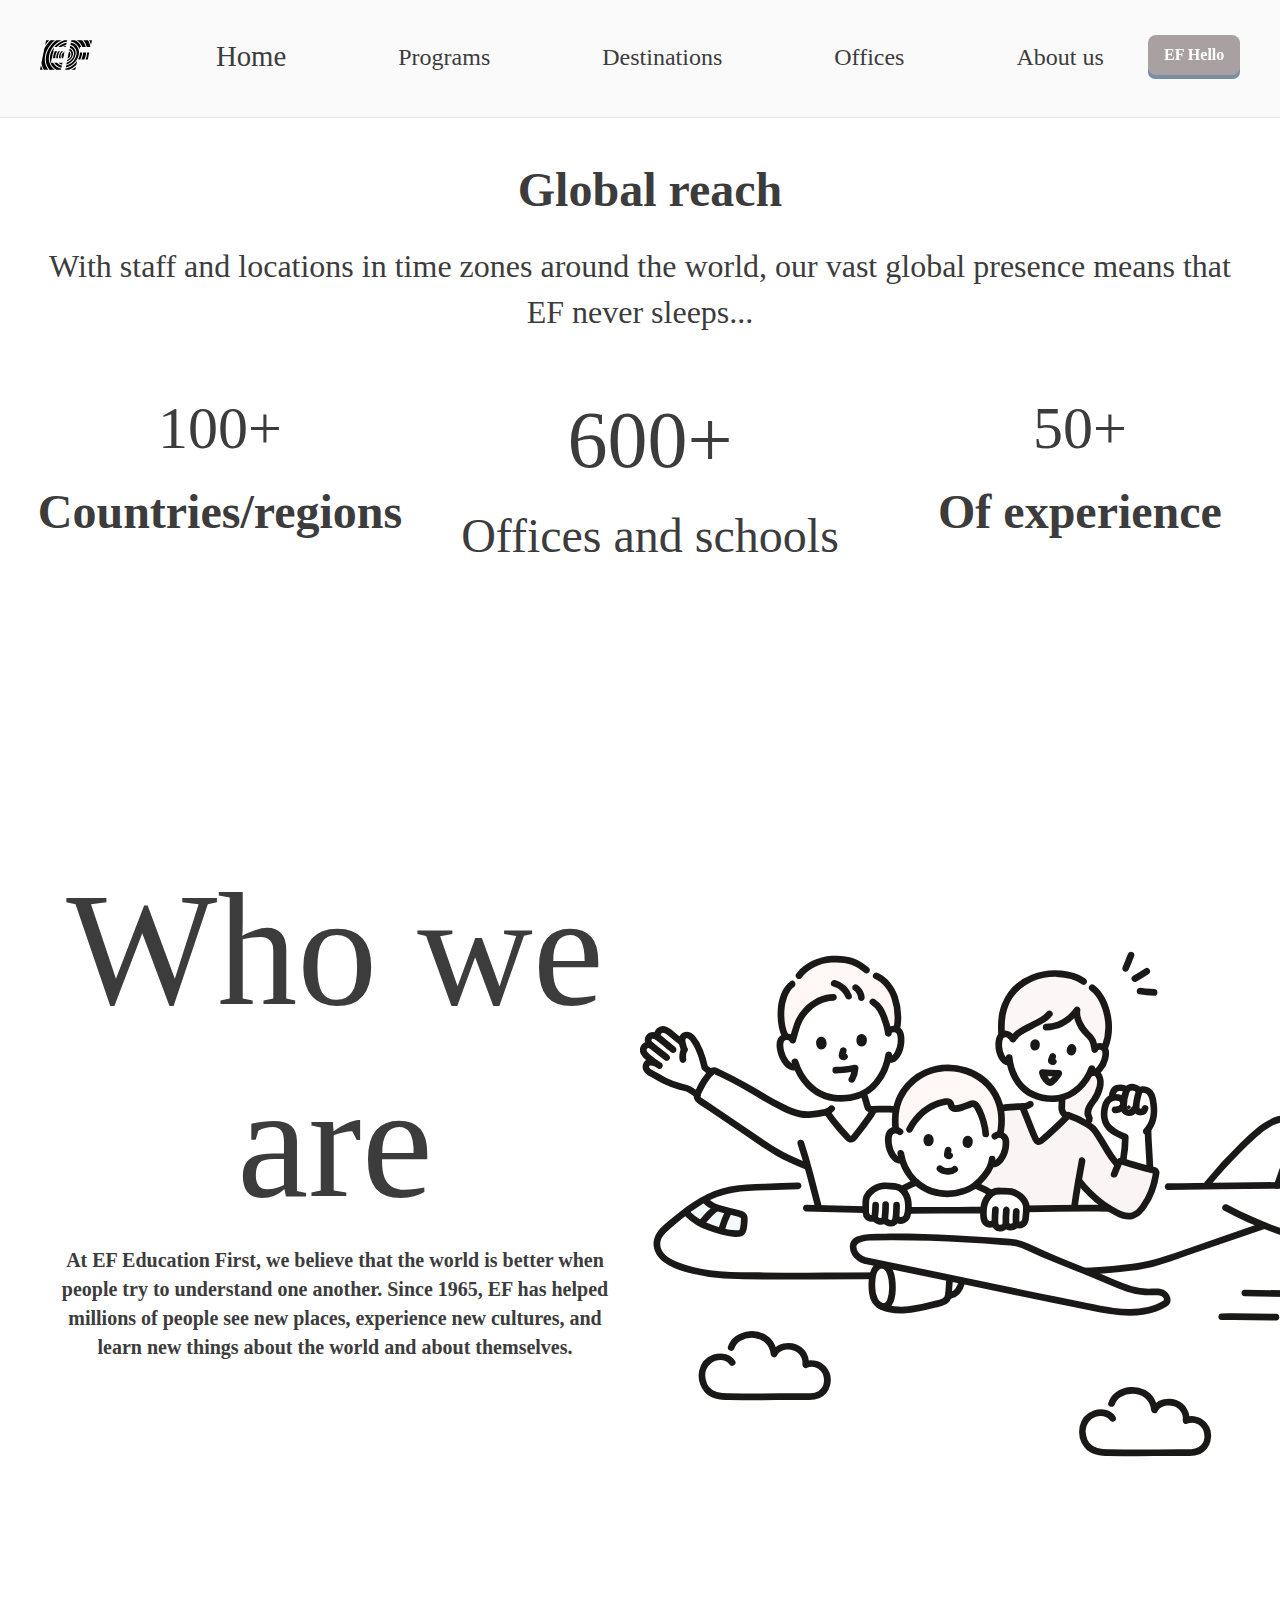
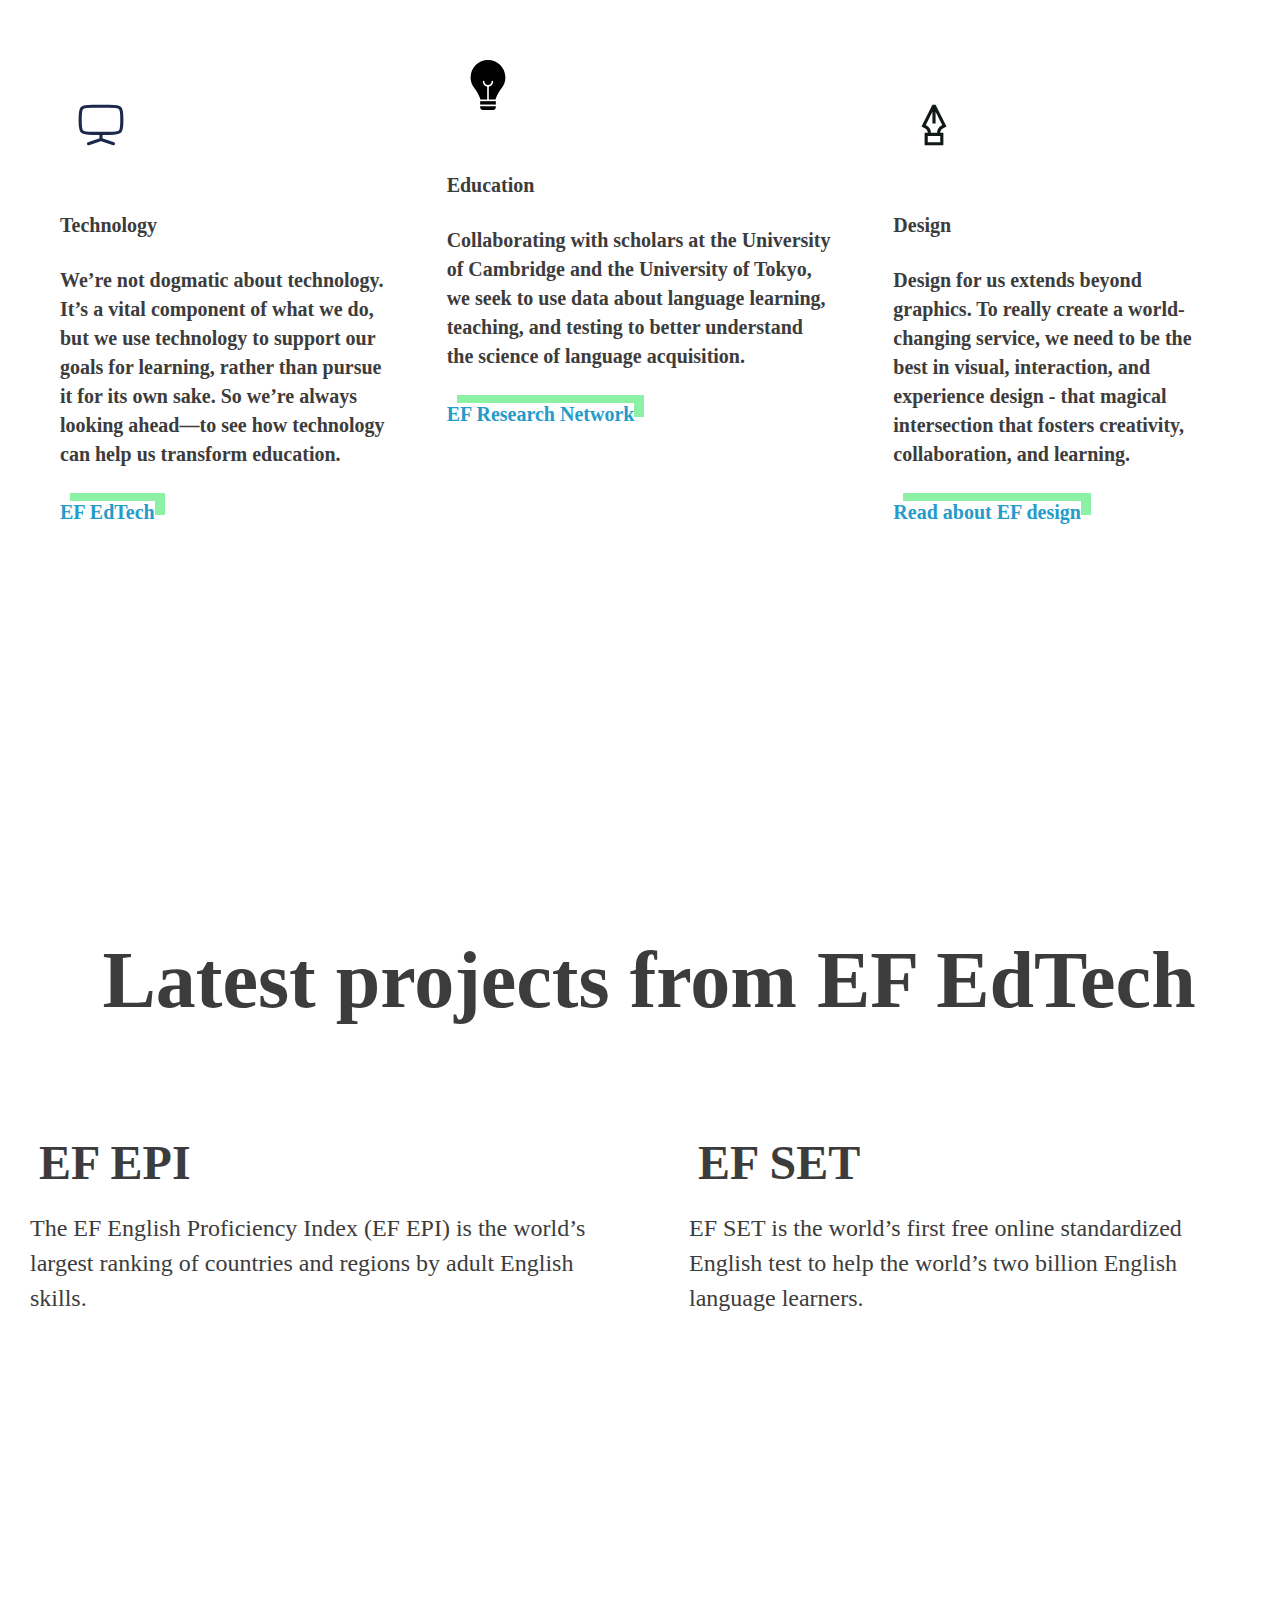
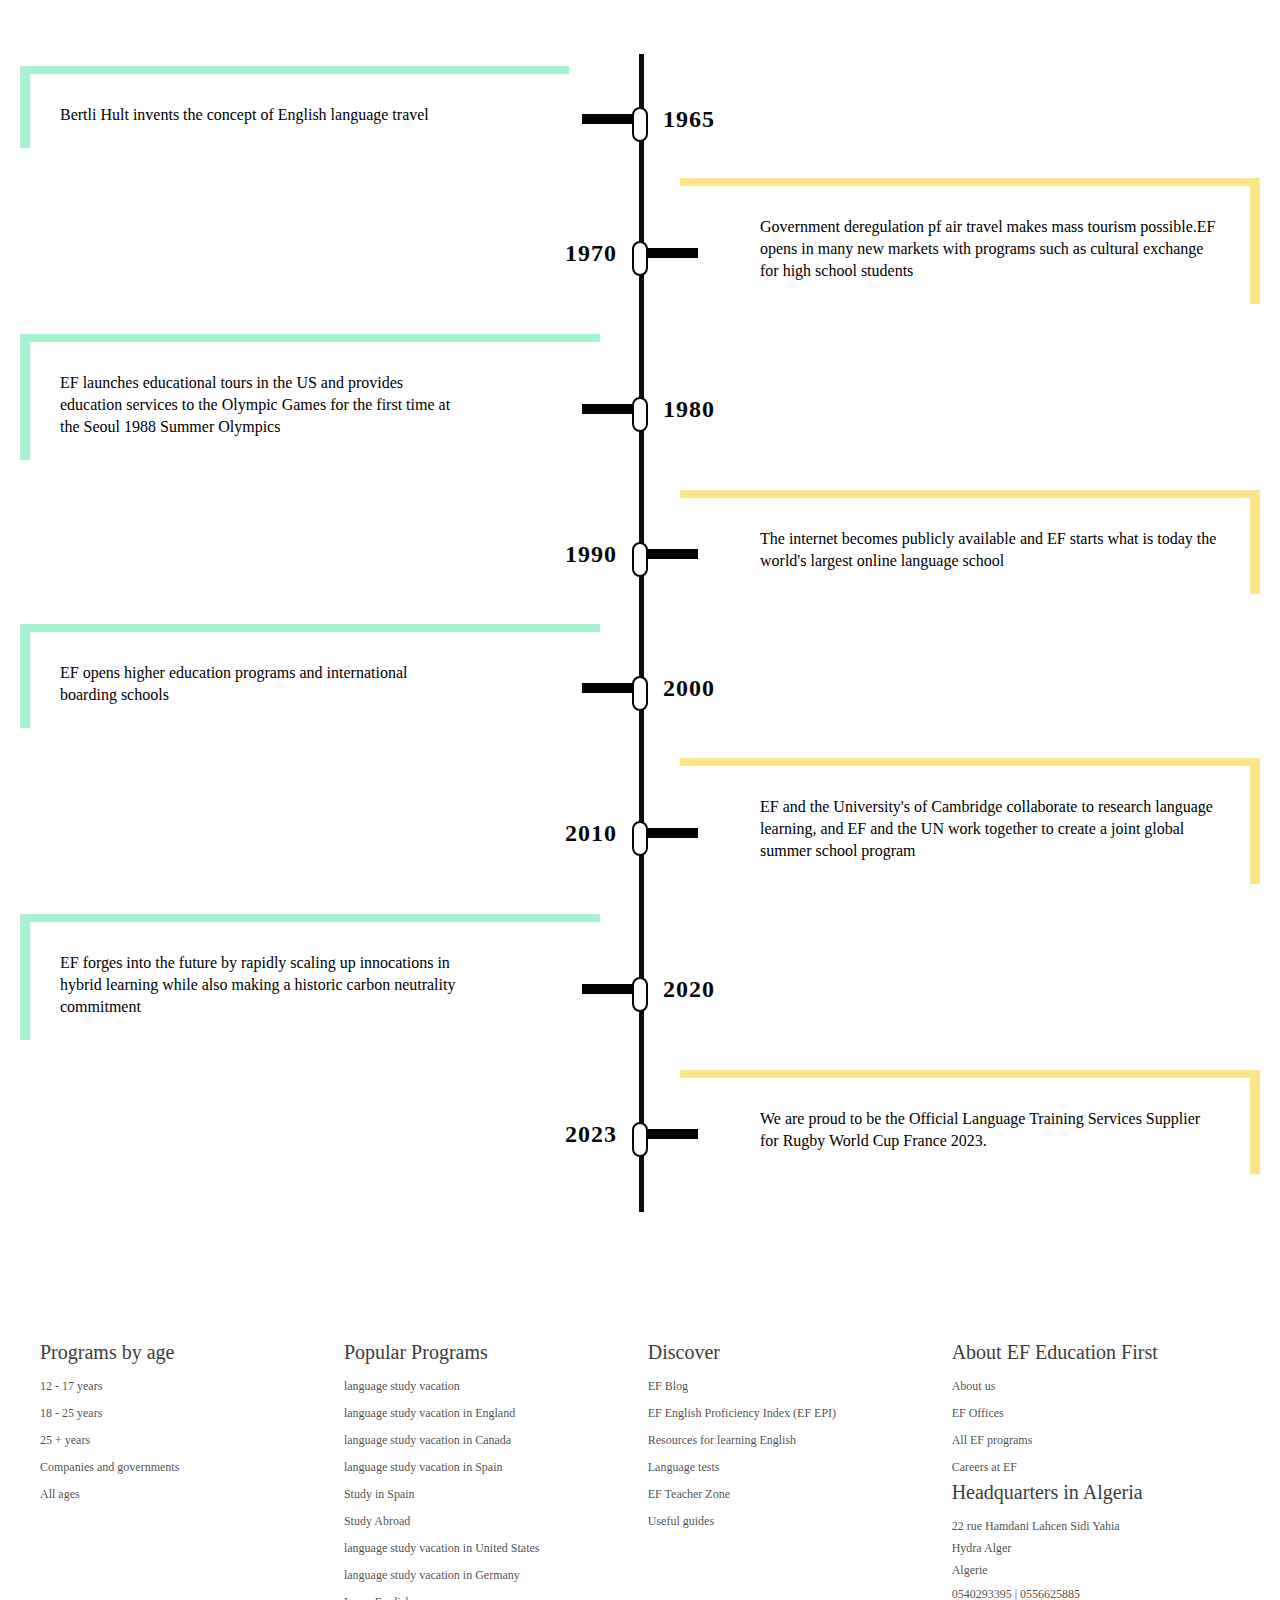
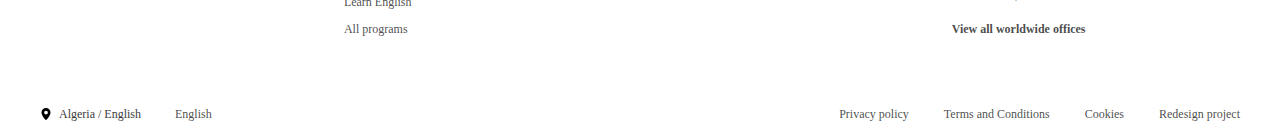
<file: aboutus.html>
<!DOCTYPE html>
<html style="font-size: 16px;" lang="fr">

<head>
  <meta name="viewport" content="width=device-width, initial-scale=1.0">
  <meta charset="utf-8">

  <meta name="description" content="">
  <title>About Us</title>
<link rel="icon" href="/logo.png" type="image/png">
<link rel="stylesheet" href="style3.css">
<link rel="stylesheet" href="style1.css">
<link rel="stylesheet" href="style2.css">
<link rel="stylesheet" href="about1.css">
<link rel="stylesheet" href="about2.css">
<link rel="stylesheet" href="c.css">
  <link rel="stylesheet" href="/stylek.css">

</head>
<body>
<header class="header">
  <nav class="main-navbar flex-center-between ">
    <div><a class="gsf-logo" href="/index.html" class="nav-link">

        <svg version="1.0" xmlns="http://www.w3.org/2000/svg" width="100px" height="100px"
          viewBox="0 0 750.000000 429.000000" preserveAspectRatio="xMidYMid meet">

          <g transform="translate(0.000000,429.000000) scale(0.100000,-0.100000)" fill="#000000" stroke="none">
            <path d="M862 4178 c-12 -62 -46 -229 -76 -370 -29 -142 -52 -258 -51 -258 2
                  0 40 52 84 115 111 156 254 333 401 493 l121 132 -228 0 -229 0 -22 -112z" />
            <path d="M1500 4241 c-135 -119 -414 -445 -578 -674 -79 -112 -220 -336 -260
                  -413 -14 -27 -96 -405 -236 -1087 l-216 -1047 16 -88 c25 -145 64 -300 111
                  -437 45 -129 155 -371 206 -452 l27 -43 315 0 c174 0 315 4 315 9 0 5 -7 14
                  -16 22 -37 30 -181 263 -249 403 -109 222 -170 413 -216 671 -30 172 -37 516
                  -14 715 77 673 376 1321 879 1909 120 141 325 346 461 461 61 51 112 94 114
                  96 2 2 -133 4 -300 4 l-304 0 -55 -49z" />
            <path d="M2310 4223 c-304 -236 -603 -544 -827 -850 -159 -219 -323 -507 -422
                  -746 -97 -233 -180 -546 -211 -787 -40 -314 -15 -673 67 -965 84 -302 251
                  -617 440 -833 l38 -43 372 3 372 3 -99 74 c-367 272 -632 693 -725 1153 -68
                  340 -52 679 49 1049 215 781 859 1548 1634 1944 62 31 112 59 112 61 0 2 -161
                  4 -357 4 l-358 -1 -85 -66z" />
            <path d="M3410 4251 c-352 -127 -656 -306 -955 -563 -109 -94 -292 -278 -354
                  -357 l-33 -41 182 0 182 0 111 106 c352 336 791 568 1227 649 52 10 97 19 98
                  21 2 1 12 42 23 91 11 48 21 98 24 111 l5 22 -202 -1 -203 0 -105 -38z" />
            <path d="M4502 4178 c-12 -62 -18 -115 -14 -119 4 -3 36 -12 71 -18 154 -30
                  371 -123 529 -228 109 -72 305 -267 390 -388 70 -98 171 -292 198 -379 10 -31
                  20 -56 23 -56 4 0 20 66 36 148 l31 147 92 3 c70 2 92 6 92 17 0 24 -107 227
                  -166 315 -193 289 -458 511 -758 635 l-85 35 -208 0 -209 0 -22 -112z" />
            <path d="M5291 4286 c2 -2 53 -37 114 -77 117 -78 296 -243 396 -365 116 -142
                  207 -297 302 -516 l17 -38 240 0 240 0 -6 28 c-71 299 -274 683 -488 920 l-48
                  52 -386 0 c-212 0 -383 -2 -381 -4z" />
            <path d="M6321 4198 c177 -231 311 -500 394 -787 l33 -116 261 -3 261 -2 -5
                  22 c-2 13 -9 52 -15 88 -42 248 -153 567 -278 802 l-47 88 -337 0 -337 0 70
                  -92z" />
            <path d="M7150 4168 c69 -145 149 -358 180 -481 13 -48 25 -86 26 -84 2 2 33
                  146 69 321 36 175 68 329 71 342 l6 24 -205 0 -206 0 59 -122z" />
            <path d="M4445 3892 c-12 -48 -55 -265 -55 -277 0 -7 32 -23 73 -35 100 -30
                  259 -110 342 -172 155 -117 278 -268 365 -451 234 -490 118 -1111 -305 -1632
                  -194 -239 -428 -428 -693 -560 -102 -51 -326 -134 -362 -135 -8 0 -21 -4 -28
                  -9 -13 -8 -75 -271 -66 -280 7 -7 113 19 228 56 531 170 984 518 1309 1005
                  173 258 282 516 338 797 29 145 36 399 15 536 -89 582 -526 1050 -1089 1168
                  l-66 14 -6 -25z" />
            <path d="M3685 3881 c-215 -56 -433 -148 -623 -263 -97 -58 -287 -200 -372
                  -277 l-55 -50 194 -1 194 0 95 61 c169 110 401 209 595 254 32 7 61 16 64 19
                  4 3 63 269 63 283 0 9 -55 -1 -155 -26z" />
            <path d="M3660 3443 c-107 -30 -275 -97 -326 -129 l-39 -24 210 3 209 2 17 85
                  c10 47 16 86 16 86 -1 1 -40 -9 -87 -23z" />
            <path d="M4326 3329 c-15 -72 -26 -132 -24 -133 2 -1 39 -19 82 -40 228 -106
                  402 -307 479 -552 65 -206 50 -449 -43 -681 -108 -268 -363 -567 -625 -730
                  -70 -44 -229 -120 -291 -140 l-51 -16 -27 -125 c-14 -69 -24 -128 -21 -131 10
                  -10 173 51 294 109 385 187 721 528 903 916 179 382 188 795 25 1119 -68 136
                  -204 296 -322 380 -95 68 -286 155 -338 155 -9 0 -22 -41 -41 -131z" />
            <path d="M1954 3143 c-149 -197 -311 -494 -393 -719 -47 -129 -93 -299 -118
                  -434 -25 -137 -25 -536 0 -670 71 -382 236 -702 500 -968 136 -139 263 -230
                  444 -321 l62 -31 291 0 290 0 5 23 c3 12 11 52 19 88 l13 67 -86 17 c-438 86
                  -829 372 -1038 756 l-38 69 -167 0 c-128 0 -168 3 -168 13 1 6 29 152 63 322
                  62 307 63 310 89 313 l25 3 6 152 c9 245 69 486 185 745 l50 112 -39 0 c-21 0
                  -39 4 -39 8 0 5 25 125 55 267 30 142 53 260 51 262 -2 2 -30 -31 -62 -74z" />
            <path d="M4260 2993 c-7 -32 -18 -86 -25 -120 l-12 -63 41 -24 c103 -61 205
                  -199 248 -336 32 -105 32 -281 0 -393 -71 -249 -268 -479 -518 -605 l-60 -30
                  -23 -107 c-12 -59 -20 -109 -18 -111 9 -10 164 69 255 130 282 187 500 471
                  584 761 31 108 33 356 4 450 -54 175 -183 348 -327 438 -45 29 -122 67 -135
                  67 -1 0 -8 -26 -14 -57z" />
            <path d="M2101 2576 c-129 -263 -192 -500 -207 -783 l-7 -123 164 0 164 0 1
                  168 c0 117 5 194 18 257 26 137 93 326 162 463 l62 122 -153 0 -152 0 -52
                  -104z" />
            <path d="M2593 2623 c-55 -86 -137 -265 -172 -375 -53 -167 -81 -380 -67 -512
                  l8 -66 130 0 130 0 -6 23 c-4 12 -10 83 -13 157 -9 214 26 370 128 578 28 57
                  75 136 105 177 l53 75 -130 0 -129 0 -37 -57z" />
            <path d="M3022 2618 c-127 -162 -207 -316 -248 -475 -31 -120 -41 -274 -25
                  -368 20 -115 5 -105 148 -105 115 0 125 1 118 18 -56 134 -70 303 -36 445 40
                  170 131 325 274 467 l80 80 -130 0 -131 0 -50 -62z" />
            <path d="M4185 2638 c-18 -77 -213 -1033 -211 -1035 9 -10 154 107 219 177 62
                  65 88 104 127 184 117 242 98 468 -54 634 -55 59 -74 69 -81 40z" />
            <path d="M3460 2592 c-82 -61 -205 -192 -249 -265 -67 -113 -110 -256 -111
                  -365 0 -73 25 -177 58 -237 l27 -50 79 0 80 0 91 450 c50 248 94 465 98 483 4
                  17 3 32 -1 32 -4 0 -36 -22 -72 -48z" />
            <path d="M5757 2402 c-7 -141 -43 -329 -92 -478 -36 -111 -121 -310 -156 -367
                  -10 -18 -19 -35 -19 -39 0 -5 71 -8 158 -8 l159 0 48 102 c122 259 225 648
                  225 851 l0 57 -158 0 -159 0 -6 -118z" />
            <path d="M6225 2453 c-30 -305 -98 -577 -210 -835 -25 -57 -45 -104 -45 -105
                  0 -2 98 -3 219 -3 l218 0 31 73 c108 258 193 596 218 865 l7 72 -216 0 -215 0
                  -7 -67z" />
            <path d="M6806 2493 c-2 -16 -8 -59 -11 -98 -8 -87 -49 -313 -76 -420 -27
                  -106 -92 -306 -129 -395 l-29 -70 167 0 167 0 101 505 101 505 -143 0 -142 0
                  -6 -27z" />
            <path d="M5255 1162 c-177 -230 -453 -482 -700 -637 -226 -143 -533 -267 -791
                  -320 -43 -9 -80 -18 -82 -20 -4 -3 -41 -163 -42 -177 0 -5 108 -8 239 -8 l239
                  0 111 45 c304 122 611 314 862 538 159 143 141 106 204 412 30 148 54 272 53
                  276 -2 5 -43 -45 -93 -109z" />
            <path d="M2091 980 c45 -79 150 -208 236 -291 154 -145 321 -246 524 -313 104
                  -35 234 -64 244 -54 5 4 65 293 62 293 -242 64 -418 160 -584 320 l-88 85
                  -208 0 -208 0 22 -40z" />
            <path d="M2700 1014 c0 -9 39 -40 119 -96 131 -90 352 -179 371 -149 8 13 50
                  214 50 239 0 9 -61 12 -270 12 -148 0 -270 -3 -270 -6z" />
            <path d="M70 344 c-35 -170 -65 -317 -68 -326 -4 -17 10 -18 197 -18 l201 0
                  -49 98 c-71 141 -128 281 -168 407 -19 60 -38 118 -42 129 -4 12 -30 -94 -71
                  -290z" />
            <path d="M5130 428 c-123 -110 -357 -271 -545 -374 l-90 -49 294 -3 c162 -1
                  295 -1 297 1 6 6 94 442 92 453 -2 7 -23 -6 -48 -28z" />
          </g>
        </svg></a></div>
    <div>

      <ul class="nav-menu ">
        <li class="nav-menu-item has-submenu nav-item"> <a href="/index.html" style="font-size: 1.8rem;"
            class="nav-link"><button><span>Home</span></button></a>

        </li>
        <li class="nav-menu-item has-submenu nav-item"><a href="/program.html" style="font-size: 1.5rem;"
            class="nav-link"><button><span>Programs</span></button></a>

        </li>
        <li class="nav-menu-item has-submenu nav-item"><a href="/countries.html" style="font-size: 1.5rem;"
            class="nav-link"><button><span>Destinations</span></button></a>

        </li>
        <li class="nav-menu-item has-submenu nav-item"><a href="/world.html"
            style="font-size: 1.5rem;"><button>Offices</button></a>
          <ul class="submenu-wrapper nav-item">
            <li><a class="sub" href="/world.html" target="_blank" class="nav-link" rel="noopener noreferrer"
                style="font-size: 1rem;">Worldwide Contacts</a></li>
            <li><a class="sub" href="/press.html" target="_blank" class="nav-link" rel="noopener noreferrer"
                style="font-size: 1rem;">Contact Us</a></li>



          </ul>
        </li>
        <li class="nav-menu-item has-submenu nav-item"> <a href="aboutus.html" class="nav-link"
            style="font-size: 1.5rem;"><button><span>About us</span></button></a>

        </li>


      </ul>
    </div>
    <div class="cta-wrapper flex-align-center "><a class="button"
        href="https://hello.ef.com/?_branch_match_id=1311422470420768259&_branch_referrer=H4sIAAAAAAAAA8soKSkottLXT03LSM3JyddLLCjQy8nMy9bPzneMjIwsjkh3TAIAby3rcyQAAAA%3D"><span
          style="background:var(--primary-dark)" class="button-edge"></span><span
          style="background:var(--primary);color:var(--white);font-weight:800" class="button-front">EF Hello</span></a>
    </div>
    <div class="hamburger">
      <span class="bar"></span>
      <span class="bar"></span>
      <span class="bar"></span>
    </div>
  </nav>
</header>
  <section class="u-clearfix u-section-1" id="carousel_4224">
    
    <div >
      <div
        class=" u-container-style">
        <div class="u-container-layout u-container-layout-1">
          <h1 class=" u-text-4">Global reach</h1></br>
          <p class=" u-text-2"> With staff and locations in time zones around the world, our vast global presence means that EF never sleeps...
          </p>

        </div>
      </div>
      <div >
        <div class="u-repeater u-repeater-1">
          <div class="u-align-center u-container-style u-list-item u-repeater-item">
            <div class="u-container-layout u-similar-container u-container-layout-2">
              <h3 class="u-text u-text-3">100+<br>
              </h3>
              <div class="u-border-3  u-line u-line-horizontal u-line-1"></div>
              <p class="u-custom-font u-font-ubuntu u-text u-text-4"> Countries/regions</p>
             
            </div>
          </div>
          <div class="u-align-center u-container-style u-list-item u-repeater-item">
            <div class="u-container-layout u-similar-container u-container-layout-3">
              <h3 class="u-text u-text-5">600+</h3>
              <div class="u-border-3  u-line u-line-horizontal u-line-2"></div>
              <p class="u-custom-font u-font-ubuntu u-text u-text-6">Offices and schools</p>
            
            </div>
          </div>
          <div class="u-align-center u-container-style u-list-item u-repeater-item">
            <div class="u-container-layout u-similar-container u-container-layout-4">
              <h3 class="u-text u-text-7">50+</h3>
              <div class="u-border-3  u-line u-line-horizontal u-line-3" d></div>
              <p class="u-custom-font u-font-ubuntu u-text u-text-8">Of experience</p>
            </div>
          </div>
        </div>
      </div>
    </div>
    
  </section>
  <section class="u-align-left u-clearfix u-grey-5 u-section-2"   id="carousel_5a5c">
    <div class="u-clearfix u-sheet u-sheet-1">
      <div class="data-layout-selected u-clearfix u-expanded-width u-layout-wrap u-layout-wrap-1">
        <div class="u-layout">
          <div class="u-layout-row">
            <div
              class="u-container-align-center-sm u-container-align-center-xs u-container-style u-layout-cell u-size-30 u-layout-cell-1">
              <div class="u-container-layout u-container-layout-1" >
                <h1 class="u-text u-text-1">Who we are
</h1>
                <p class="u-align-center-sm u-align-center-xs u-text u-text-2"> At EF Education First, we believe that the world is better when people try to understand one another. Since 1965, EF has
                helped millions of people see new places, experience new cultures, and learn new things about the world and about
                themselves.</p>
              </div>
            </div>
            <div class="u-container-align-center u-container-style u-layout-cell u-size-30 u-layout-cell-2">
              <div >
                <div class="u-container-style u-expanded-width u-group u-shape-rectangle u-group-1">
                  <div class="u-container-layout u-valign-middle u-container-layout-3">
                    <svg width="700px" height="700px" viewBox="0 -58.34 417.439 417.439"
                      xmlns="http://www.w3.org/2000/svg" fill="#000000">

                      <g id="SVGRepo_bgCarrier" stroke-width="0" />

                      <g id="SVGRepo_tracerCarrier" stroke-linecap="round" stroke-linejoin="round" />

                      <g id="SVGRepo_iconCarrier">

                        <defs>

                          <style>
                            .a {
                              fill: #1b1818;
                            }

                            .b {
                              fill: #ffffff;
                            }

                            .c {
                              fill: #f4f9fa;
                            }

                            .d {
                              fill: #fdf6f6;
                            }

                            .e {
                              fill: #faf4f4;
                            }

                            .f {
                              fill: #fef7f6;
                            }
                          </style>

                        </defs>

                        <path class="a"
                          d="M379.321,215.855c-10.832-.007-21.663-.507-32.5-.229-2.569.066-2.579,4.066,0,4,10.833-.278,21.664.222,32.5.229,2.574,0,2.578-4,0-4Z" />

                        <path class="a"
                          d="M415.507,202.039c-18.3-.009-36.607-.173-54.905-.589-2.575-.058-2.574,3.942,0,4,18.3.416,36.6.58,54.905.589,2.574,0,2.578-4,0-4Z" />

                        <path class="a"
                          d="M290.88,1.457c-.476,1.244-.971,2.481-1.473,3.715q-.43,1.059-.872,2.112c-.1.228.2-.48.044-.1l-.089.21c-.072.169-.145.339-.218.508q-.2.465-.408.929a2.173,2.173,0,0,0-.2,1.541,2,2,0,0,0,3.655.478c1.222-2.738,2.349-5.525,3.419-8.326a2.008,2.008,0,0,0-1.4-2.46,2.056,2.056,0,0,0-2.46,1.4Z" />

                        <path class="a"
                          d="M301.166,9.878q-3.463,2.25-7.041,4.319a2,2,0,1,0,2.019,3.454q3.576-2.069,7.041-4.319a2,2,0,1,0-2.019-3.454Z" />

                        <path class="a"
                          d="M306.569,22.2q-2.048-.105-4.088-.3-.978-.093-1.956-.207-.489-.057-.976-.119c-.056-.007-.673-.089-.385-.05l-.384-.054a2.205,2.205,0,0,0-1.541.2,2.043,2.043,0,0,0-.919,1.2,2.021,2.021,0,0,0,1.4,2.46c2.939.415,5.888.718,8.852.869a2.014,2.014,0,0,0,2-2,2.045,2.045,0,0,0-2-2Z" />

                        <path class="b"
                          d="M333.5,297.481a9.688,9.688,0,0,0,5.072-8.316c0-5.583-2.741-7.512-3.757-8.425-2.145-1.931-6.5-2.335-9.208-1.2a9.775,9.775,0,0,0-5.613-10.07c-5.931-2.5-11.674.355-13.215,3.719-.438-4.887-3.865-11.49-12.753-11.612-8.03-.11-11.739,4.409-12.8,7.8,0,0-2.375,5.065-2.747,6.07a10.394,10.394,0,0,0-4.342-.6,10.513,10.513,0,0,0-9.365,6.6c-2.41,5.433.026,13.069,5.4,15.607,2.919,1.379,6.258,1.472,9.485,1.54,16.72.352,32.421.009,48.664.009A11.291,11.291,0,0,0,333.5,297.481Z" />

                        <path class="a"
                          d="M283.549,277.192a9.764,9.764,0,0,0-5.38-3.949,13.555,13.555,0,0,0-7.546.213,13.077,13.077,0,0,0-8.457,9.55,15.218,15.218,0,0,0,3.088,12.658c3.547,4.34,9.168,4.82,14.4,4.933,12.623.272,25.248.128,37.872.049q4.673-.03,9.346-.039a16.806,16.806,0,0,0,7.251-1.214,11.393,11.393,0,0,0,6.063-7.484,12.487,12.487,0,0,0-2.685-11.4,11.522,11.522,0,0,0-12.426-2.894l2.46,2.46a11.77,11.77,0,0,0-7.66-12.782c-5.091-1.818-12.266-.327-14.824,4.89l3.727,1.009c-.478-4.863-3.008-9.533-7.444-11.858a17.21,17.21,0,0,0-17.753,1.43,12.676,12.676,0,0,0-4.287,6.087c-.8,2.453,3.064,3.5,3.858,1.063a8.374,8.374,0,0,1,1.254-2.381,9.459,9.459,0,0,1,2.308-2.118,13.625,13.625,0,0,1,9.037-1.723,10.569,10.569,0,0,1,9.027,9.5c.175,1.777,2.767,2.969,3.727,1.01,1.724-3.517,6.461-4.276,9.875-3.2,3.2,1.01,5.841,4.551,5.3,8.006-.208,1.324.879,3.08,2.46,2.461a7.642,7.642,0,0,1,8.215,1.538,6.664,6.664,0,0,1,1.8,2.991,10.529,10.529,0,0,1,.411,2.732c.007.28,0,.557-.007.836,0,.1-.016.2-.024.293-.03.388.043-.24,0,.025a7.535,7.535,0,0,1-3.34,5.47,8.838,8.838,0,0,1-4.5,1.246c-2.684.073-5.379.012-8.064.026-10.79.055-21.581.188-32.371.094q-4.18-.036-8.359-.12a28.486,28.486,0,0,1-7.153-.718,9.506,9.506,0,0,1-6.662-7.476,9.814,9.814,0,0,1,3.361-9.9c2.977-2.276,8.278-2.58,10.648.7a2.057,2.057,0,0,0,2.736.718,2.017,2.017,0,0,0,.718-2.737Z" />

                        <path class="b"
                          d="M106.633,264.16a9.689,9.689,0,0,0,5.071-8.316c0-5.583-2.741-7.512-3.756-8.426-2.145-1.93-6.5-2.334-9.208-1.2a9.777,9.777,0,0,0-5.613-10.071c-5.932-2.5-11.674.356-13.215,3.72-.439-4.887-3.866-11.49-12.754-11.612-8.03-.11-11.739,4.408-12.8,7.8,0,0-2.122,5.229-2.463,6.191a10.052,10.052,0,0,0-4.626-.72,10.513,10.513,0,0,0-9.365,6.6c-2.41,5.433.026,13.069,5.4,15.607,2.919,1.378,6.258,1.471,9.485,1.539,16.72.352,32.421.01,48.663.01A11.293,11.293,0,0,0,106.633,264.16Z" />

                        <path class="a"
                          d="M56.684,243.871a9.761,9.761,0,0,0-5.379-3.949,13.546,13.546,0,0,0-7.546.213,13.077,13.077,0,0,0-8.457,9.55,15.218,15.218,0,0,0,3.088,12.658c3.547,4.34,9.168,4.819,14.4,4.932,12.622.273,25.248.129,37.872.05q4.673-.03,9.345-.039a16.793,16.793,0,0,0,7.252-1.215,11.391,11.391,0,0,0,6.063-7.484,12.486,12.486,0,0,0-2.685-11.4,11.524,11.524,0,0,0-12.426-2.9l2.46,2.461a11.771,11.771,0,0,0-7.66-12.782c-5.091-1.818-12.267-.328-14.824,4.89l3.727,1.009c-.479-4.863-3.008-9.533-7.444-11.859a17.212,17.212,0,0,0-17.753,1.43,12.672,12.672,0,0,0-4.287,6.087c-.8,2.454,3.063,3.5,3.857,1.064a8.425,8.425,0,0,1,1.254-2.381,9.426,9.426,0,0,1,2.309-2.118,13.626,13.626,0,0,1,9.037-1.724,10.572,10.572,0,0,1,9.027,9.5c.175,1.777,2.767,2.969,3.727,1.01,1.724-3.518,6.461-4.276,9.875-3.2,3.2,1.01,5.841,4.551,5.3,8.006-.208,1.323.879,3.08,2.46,2.46a7.64,7.64,0,0,1,8.214,1.539,6.657,6.657,0,0,1,1.8,2.991,10.529,10.529,0,0,1,.411,2.732c.007.28,0,.557-.007.836,0,.1-.016.2-.024.293-.03.388.043-.241,0,.024a7.53,7.53,0,0,1-3.339,5.47,8.818,8.818,0,0,1-4.5,1.246c-2.684.074-5.379.013-8.064.027-10.791.055-21.581.188-32.372.094q-4.179-.036-8.359-.121a28.436,28.436,0,0,1-7.152-.717,9.506,9.506,0,0,1-6.662-7.476,9.812,9.812,0,0,1,3.361-9.9c2.977-2.276,8.277-2.58,10.648.7a2.057,2.057,0,0,0,2.736.717,2.015,2.015,0,0,0,.717-2.736Z" />

                        <path class="b"
                          d="M388.074,116.275c3.27-9.431,5.912-17.289,5.624-17.557a1.5,1.5,0,0,0-1.048-.422c-6.021.274-11.63,1.121-16.234,3.45s-7.373,4.844-11.222,8.3a285.369,285.369,0,0,0-26.93,28.412l-1.055,1.285c15.152-.17,30.764-.323,42.839-.444C382.3,132.77,385.4,124,388.074,116.275Z" />

                        <path class="b"
                          d="M314.915,140.012c29.036-.391,69.377-.738,82.523-.9,4.354-.055,10.251.225,11.481,4.1,1.692,5.334-4.308,8.883-8.912,10.469l-80.242,27.645c-7.435,2.561-14.907,5.132-22.571,6.3-8.041,1.226-25.049,2.542-33.138,2.854-16.388.633-147.315,4.34-214.1,2.276-11.344-.849-23.211-3.052-32.4-7.894-3.765-1.984-7.151-5.511-7.476-9.9s2.27-7.59,5.266-10.195c9.417-8.186,19.067-16.514,30.178-20.579,9.018-3.3,18.556-3.622,27.958-3.918,7.69-.243,14.049-.489,20.84-.684Z" />

                        <path class="c"
                          d="M49.119,166.67c-.246-.065-.491-.13-.736-.2-7.9-2.149-15.939-5.172-21.169-11.609a85.424,85.424,0,0,1,11.231-7.454c2.076,2.955,5.5,4.621,8.956,5.606,3.343.95,6.385,1.59,9.728,2.56,1,.287,3.152.62,3.944,1.288,1.223,1.036,1.074,1.4,1.1,2.986s-.421,5.952-1.2,7.1a2.355,2.355,0,0,1-1.867,1.006C56.029,168.277,52.555,167.577,49.119,166.67Z" />

                        <path class="a"
                          d="M314.915,142.012q32.219-.432,64.439-.709,6.072-.061,12.144-.125a94.453,94.453,0,0,1,10.055.056c1.769.171,4.5.517,5.364,2.345.98,2.068-.519,4.1-2.069,5.352a19.887,19.887,0,0,1-6.122,3.078q-5.059,1.751-10.124,3.488l-40.121,13.822c-13.088,4.509-26.112,9.4-39.358,13.422-10.247,3.116-20.737,4.06-31.365,4.885-5.736.446-11.475.786-17.224.978-10.346.345-20.695.618-31.043.88q-24.831.628-49.667,1.075-28.877.519-57.756.737c-18.15.12-36.3.136-54.453-.145-8.977-.138-18.008-.061-26.9-1.414A80.623,80.623,0,0,1,23.1,185.22c-4.751-1.884-10.982-4.961-11.042-10.91-.029-2.86,1.634-5.209,3.609-7.124,2.21-2.144,4.647-4.1,7-6.084a108.645,108.645,0,0,1,15.052-10.986,52.825,52.825,0,0,1,17.75-6.462c6.714-1.162,13.568-1.241,20.361-1.463,6.164-.2,12.328-.429,18.494-.608,2.568-.075,2.579-4.075,0-4-6.684.194-13.366.445-20.049.659-6.889.22-13.807.43-20.6,1.686-12.991,2.4-23.629,9.779-33.564,18.118-4.232,3.553-9.757,7.221-11.527,12.738S9.7,181.71,14.071,185c4.7,3.541,11.025,5.421,16.66,6.828a102.357,102.357,0,0,0,19.225,2.923c17.555.923,35.254.635,52.826.617q30.185-.03,60.367-.536,27.654-.422,55.3-1.082,18.92-.447,37.836-1.014a370.287,370.287,0,0,0,40.469-3.045,109.334,109.334,0,0,0,19.577-5.086c6.958-2.352,13.891-4.777,20.835-7.17L378.791,163.1q10.5-3.617,21-7.234c4.207-1.456,9.151-3.662,10.887-8.116,1.842-4.724-1.247-8.819-5.8-9.99-3.74-.963-7.735-.645-11.562-.6-20.692.229-41.384.409-62.076.651q-8.163.095-16.327.2c-2.572.035-2.579,4.035,0,4Z" />

                        <path class="a"
                          d="M37.873,149.885c3.5,3.706,8.406,4.962,13.176,6.16,2.32.583,4.622,1.237,6.947,1.8a6.38,6.38,0,0,1,1.921.663c.351.216.182.077.251.273-.086-.242-.008.08,0,.144.02.3.008.623.008.927a22.5,22.5,0,0,1-.463,4.572c-.075.359-.159.717-.266,1.068-.063.2.036.251-.2.455.251-.22-.086,0-.282.026a12.276,12.276,0,0,1-1.974.058c-4.746-.133-9.644-1.762-14.089-3.339a33.253,33.253,0,0,1-12.967-7.76c-1.8-1.847-4.626.982-2.828,2.829a36.535,36.535,0,0,0,13.4,8.3c5.048,1.93,10.631,3.679,16.053,3.955,2.319.119,5.009,0,6.271-2.271.95-1.708,1.083-4,1.251-5.9.146-1.64.391-3.694-.494-5.164-1.175-1.952-3.393-2.4-5.431-2.9-3.253-.8-6.517-1.652-9.745-2.553a16.143,16.143,0,0,1-7.707-4.164c-1.77-1.877-4.595.956-2.828,2.828Z" />

                        <path class="a"
                          d="M50.822,154.459a63.77,63.77,0,0,0-3.871,10.087,2,2,0,1,0,3.857,1.063,39.039,39.039,0,0,1,1.615-4.883q.109-.273.222-.545c.042-.1.085-.207.129-.31q-.14.33-.006.015.233-.54.469-1.078c.343-.778.693-1.553,1.039-2.33a2.052,2.052,0,0,0-.717-2.737,2.024,2.024,0,0,0-2.737.718Z" />

                        <path class="a"
                          d="M38.3,162.742c1.3-1.553,2.618-3.09,4.037-4.535.672-.683,1.365-1.345,2.085-1.978q.576-.507,1.175-.988c.1-.078.193-.154.29-.231.3-.235-.189.14.009-.008.223-.166.444-.334.669-.5a2.169,2.169,0,0,0,.919-1.2,2.043,2.043,0,0,0-.2-1.541,2.022,2.022,0,0,0-2.736-.717,51.5,51.5,0,0,0-9.074,8.862,2.044,2.044,0,0,0,0,2.829,2.024,2.024,0,0,0,2.828,0Z" />

                        <path class="b"
                          d="M188.142,195.247l-3.452-.717c-.254,3.123-.509,6.27-.765,9.387-.04.456-.081.919-.16,1.371a9.679,9.679,0,0,0,5.284-2.6,11.944,11.944,0,0,0,2.9-6.648Z" />

                        <path class="b"
                          d="M180.72,208.652l-.2.076c-6.227,2.355-12.853,3.429-19.43,4.493a30.806,30.806,0,0,1-8.188.271c-4.082-.435-6.945-.727-10.518-3.052a6.85,6.85,0,0,1-2.4-2.982c-1.451-2.639-1.638-5.693-1.675-8.3-.03-2.155-.11-7.033,2.045-10.05a4.819,4.819,0,0,1,4.171-2.265l3.727.139c12.021,2.476,24.208,5,36.448,7.545-.256,3.123-.511,6.27-.767,9.387a13.99,13.99,0,0,1-.2,1.595,3.913,3.913,0,0,1-.779,1.749A5.039,5.039,0,0,1,180.72,208.652Z" />

                        <path class="b"
                          d="M141.505,187.861a6.31,6.31,0,0,0-1.159,1.25c-2.155,3.017-2.075,7.9-2.045,10.05.037,2.6.224,5.658,1.675,8.3a6.85,6.85,0,0,0,2.4,2.982c.432.281.854.532,1.269.758a4.519,4.519,0,0,0,2.9.108c1.838-.617,2.825-3.207,3.089-4.184a22.9,22.9,0,0,0,.879-6.5,25.329,25.329,0,0,0-.8-7.677c-.44-1.569-1.62-5.13-4.417-5.9l-.735-.2-.047,0A4.416,4.416,0,0,0,141.505,187.861Z" />

                        <path class="a"
                          d="M182.556,196.19c-.23,2.814-.247,5.744-.71,8.528a2.228,2.228,0,0,1-1.523,1.953,34.284,34.284,0,0,1-3.852,1.318,110.119,110.119,0,0,1-16.4,3.378,33.2,33.2,0,0,1-8.4-.008,20.423,20.423,0,0,1-5.962-1.366,9.677,9.677,0,0,1-2.84-1.718,7.291,7.291,0,0,1-1.262-2.017,15.753,15.753,0,0,1-1.3-6.91,24.97,24.97,0,0,1,.407-5.944c.443-1.972,1.42-4.551,3.805-4.558,2.573-.007,2.578-4.007,0-4-6.212.018-8.015,6.926-8.2,11.953-.178,4.777.114,10.7,3.722,14.3a15.466,15.466,0,0,0,7.4,3.623,38.883,38.883,0,0,0,9.324.911,68.987,68.987,0,0,0,9.905-1.327,98.347,98.347,0,0,0,9.754-2.139c2.957-.835,7.288-1.657,8.741-4.723a14.91,14.91,0,0,0,.9-5.217q.248-3.021.493-6.041c.209-2.565-3.792-2.552-4,0Z" />

                        <path class="b"
                          d="M134.06,184.07c-6.351-2.275-7.38-6.7-6.816-9.548,1.25-3.585,6.932-4.218,10.985-4.325,25.835-.682,59.874.963,84.484,3.145,1.5.133,4.733.858,9.9,3.331,15.838,7.357,23.029,9.727,40.964,16.971,10.357,4.183,19.551,9.515,30.717,9.226,2.456-.063,5.033-.43,7.279.566s3.769,4.088,2.181,5.963c-12.9,8.43-29.827,5.649-44.927,2.555-43.953-9-90.817-18.88-134.77-27.884" />

                        <path class="a"
                          d="M134.592,182.142c-2.278-.847-4.58-2.381-5.262-4.73a5.121,5.121,0,0,1-.182-2.25,3.674,3.674,0,0,1,1.961-1.781c2.419-1.1,5.272-1.139,7.878-1.2q5.221-.129,10.445-.135c15.024-.038,30.051.475,45.05,1.3q10.779.592,21.542,1.439,2.438.193,4.872.4c.673.058,1.349.107,2.021.18.058.006-.3-.057.1.019.258.049.516.095.773.151a41.287,41.287,0,0,1,8.419,3.147c11.89,5.5,24.092,10.2,36.255,15.053,7.154,2.854,14.128,6.322,21.438,8.759a45.308,45.308,0,0,0,11.1,2.3,54.459,54.459,0,0,0,5.7-.024c1.558-.05,3.563-.146,4.8.993a1.9,1.9,0,0,1,.53,2.627l.718-.718c-8.952,5.764-19.832,5.942-30.076,4.678-5.4-.667-10.735-1.795-16.062-2.888q-9.022-1.851-18.043-3.714-36.644-7.566-73.271-15.207-20.347-4.221-40.7-8.4c-2.513-.515-3.587,3.34-1.063,3.857q45.286,9.278,90.533,18.752,22.311,4.63,44.634,9.213c12.55,2.558,26.39,5.11,38.833.695a36.349,36.349,0,0,0,4.464-1.92c1.374-.707,3.054-1.446,3.836-2.845,1.516-2.712-.086-6.047-2.407-7.7-2.889-2.053-6.715-1.315-10.014-1.316a36.8,36.8,0,0,1-10.018-1.5c-6.822-1.932-13.181-5.207-19.736-7.853-5.934-2.4-11.9-4.718-17.847-7.077-5.059-2-10.091-4.072-15.067-6.276-3.084-1.366-6.118-2.847-9.212-4.188a34.149,34.149,0,0,0-7.173-2.417,72.584,72.584,0,0,0-7.568-.731q-4.712-.38-9.426-.7-10.072-.695-20.158-1.169c-13.586-.641-27.193-1.023-40.8-.911-3.029.025-6.067.03-9.092.171a21.886,21.886,0,0,0-7.953,1.573,6.629,6.629,0,0,0-4.226,5.478,9.259,9.259,0,0,0,1.538,5.794A13.654,13.654,0,0,0,133.529,186c2.416.9,3.459-2.966,1.063-3.857Z" />

                        <path class="a"
                          d="M144.768,188.979c1.554.49,2.326,2.326,2.792,3.752a22,22,0,0,1,.957,6.786,21.291,21.291,0,0,1-1.015,7.717,4.213,4.213,0,0,1-1.366,2.079,1.908,1.908,0,0,1-1.179.171,3.9,3.9,0,0,1-.851-.241c-.125-.049-.422-.29-.123-.037-1.953-1.654-4.8,1.162-2.828,2.829a6.076,6.076,0,0,0,8.926-1.178c1.891-2.674,2.346-6.393,2.425-9.573.135-5.378-.405-14.188-6.675-16.162-2.461-.775-3.514,3.086-1.063,3.857Z" />

                        <path class="a"
                          d="M185.04,207.072a10.874,10.874,0,0,0,5.5-3.062,14.019,14.019,0,0,0,3.156-6.283,2,2,0,0,0-3.857-1.064,12.561,12.561,0,0,1-.41,1.5c-.079.229-.187.452-.258.682l.1-.236c-.035.08-.071.159-.107.238-.046.1-.093.2-.141.293a12.08,12.08,0,0,1-.731,1.268c-.115.173-.237.34-.358.508-.24.338.257-.31.012-.017-.077.093-.154.187-.233.278a6.178,6.178,0,0,1-.676.648c-.281.238.412-.293.093-.074-.072.049-.142.1-.215.151-.169.116-.343.227-.52.332q-.312.186-.638.349c-.083.042-.5.307-.58.272.276-.116.312-.133.11-.052l-.126.048q-.191.071-.384.135c-.264.086-.532.16-.8.225a2.019,2.019,0,0,0-1.4,2.461,2.041,2.041,0,0,0,2.46,1.4Z" />

                        <path class="a"
                          d="M339.678,139.869c5.738-6.984,11.852-13.674,18.221-20.087q4.63-4.66,9.518-9.05a45.071,45.071,0,0,1,10.364-7.435,28.21,28.21,0,0,1,6.963-2.159c1.336-.256,2.681-.439,4.034-.572.949-.092,3.249-.605,3.91-.121l-.717-.717c-.087-.119-.255-.944-.254-.857,0,.229.167-.592.037-.291a5.215,5.215,0,0,0-.171.731c-.191.733-.416,1.458-.641,2.181-.743,2.388-1.545,4.758-2.348,7.126-2.218,6.532-4.508,13.039-6.787,19.55q-1.856,5.3-3.7,10.606c-.844,2.438,3.019,3.485,3.857,1.063,2.425-7.012,4.9-14.009,7.336-21.017,1.981-5.693,4.04-11.379,5.77-17.156.465-1.553,1.273-3.524-.365-4.673a4.955,4.955,0,0,0-3.439-.621c-1.276.078-2.551.188-3.821.341a43.609,43.609,0,0,0-7.243,1.41c-8.74,2.607-15.482,9.4-21.862,15.6a282.557,282.557,0,0,0-21.493,23.322c-1.621,1.974,1.193,4.82,2.829,2.829Z" />

                        <path class="b"
                          d="M385.591,152.29c8.176,5.46,13.091,9.965,19.777,14.221a5.009,5.009,0,0,1,1.391.984,2.668,2.668,0,0,1-.249,3.165c-1.816,2.329-5.4,1.915-8.262,1.2-13.82-3.471-36.673-12.427-49.11-19.382" />

                        <path class="a"
                          d="M384.581,154.017c5.343,3.581,10.335,7.624,15.562,11.364,1.164.832,2.343,1.643,3.542,2.423q.481.314.97.611c.205.124.6.585.485.2a1.14,1.14,0,0,1-.494,1.121c-1.671,1.483-4.855.458-6.717-.027a224.382,224.382,0,0,1-31.658-11.215,172.926,172.926,0,0,1-16.123-7.747c-2.251-1.254-4.271,2.2-2.019,3.454,10.806,6.02,22.486,10.681,34.133,14.794a126.408,126.408,0,0,0,16.471,5.022c2.977.61,6.542.762,8.858-1.569a5.111,5.111,0,0,0,1.483-4.574c-.388-1.779-1.8-2.509-3.2-3.415-6.654-4.3-12.69-9.484-19.272-13.9-2.144-1.438-4.149,2.026-2.019,3.454Z" />

                        <path class="b"
                          d="M232.788,90.862a8.734,8.734,0,0,1-4.609,1.5l-.164.006c.771,1.574,5.5,14.039,8.046,19.611a1.994,1.994,0,0,0,3.068.724,199.924,199.924,0,0,0,15.3-14.228l-1-1.184c-.142-.167-.283-.344-.425-.521a6.343,6.343,0,0,1-1.418-2.474,6.1,6.1,0,0,1-.083-1.546q.105-2.927.2-5.86a21.315,21.315,0,0,1-3.417.564,33.2,33.2,0,0,1-6.278-.19,37.285,37.285,0,0,1-5.011-1.17,25.081,25.081,0,0,1-4.2,4.764" />

                        <path class="d"
                          d="M265.762,76.51a30.9,30.9,0,0,0,2.565-4.453l.462.037a6.42,6.42,0,0,0,2.868-.334A6.7,6.7,0,0,1,274.3,75.3a11.4,11.4,0,0,1-.219,5.948,23.124,23.124,0,0,1-3.494,7.474,31.681,31.681,0,0,0-2.533,3.685c-.682,1.327-1.39,3.39-.893,4.8.418,1.185,1.269,2.46.86,3.031l-1.934,2.163a57.5,57.5,0,0,0-10.278-4.78c-1.017,1.389-1.908.271-2.8-.847a6.343,6.343,0,0,1-1.418-2.474,6.1,6.1,0,0,1-.083-1.546q.105-2.927.2-5.86a22.529,22.529,0,0,0,9.855-5.546A29.181,29.181,0,0,0,265.762,76.51Z" />

                        <path class="e"
                          d="M234.473,108.32c-2.606-6.224-5.935-14.941-6.491-16.012-5.476.086-11.782.257-17.524,1.927-2,.582-3.942,1.359-5.878,2.134L196.8,99.488v54.628c3.409-.005,6.044-.015,7.381-.032l26.631-.765c9.42-.191,18.662-.389,28.008-.46.633-4.365,1.865-11.413,2.745-16.577,7.342,9.1,14.431,15.518,25.037,20.314a13.253,13.253,0,0,0,6.319.923,11.632,11.632,0,0,0,5.132-3.029c5.915-6.748,8.638-14.86,9.762-22.658a1.3,1.3,0,0,0-.988-1.437c-6.682-1.637-12.9-3.487-19.459-5.523a1.447,1.447,0,0,0-1.779.872c-.172.454-.34.871-.5,1.267-4.036-3.46-10.6-16.707-14.946-21.766-3.872-3.271-10.169-6.229-14.733-7.763a203.9,203.9,0,0,1-16.272,15.225,1.994,1.994,0,0,1-3.068-.724C235.593,110.958,235.05,109.7,234.473,108.32Z" />

                        <path class="a"
                          d="M249.721,86.206c-.07,2.215-.156,4.43-.22,6.645a6.7,6.7,0,0,0,.7,3.377,14.189,14.189,0,0,0,1.814,2.482,2.009,2.009,0,0,0,2.829,0,2.055,2.055,0,0,0,0-2.829c-.144-.172-.285-.346-.425-.522-.02-.025-.362-.493-.13-.166a8.922,8.922,0,0,1-.676-1.063c.186.358-.027-.089-.055-.187-.032-.121-.059-.242-.08-.365q.049.316.018-.046c.021-.439.012-.883.027-1.323q.107-3,.2-6a2.018,2.018,0,0,0-2-2,2.04,2.04,0,0,0-2,2Z" />

                        <path class="a"
                          d="M271.4,74.155c1.537,1.79,1.345,4.178.805,6.338a21.453,21.453,0,0,1-3.224,7.042c-1.42,2.044-2.976,3.893-3.654,6.345a7.224,7.224,0,0,0-.215,3.383c.182.858,1.068,1.954.992,2.783l.273-1.009-.087.192a2.061,2.061,0,0,0,.718,2.736,2.015,2.015,0,0,0,2.736-.718,4.1,4.1,0,0,0-.259-3.635,3.623,3.623,0,0,1-.191-3.031c.841-2.642,3.084-4.662,4.407-7.066,2.7-4.9,4.541-11.516.527-16.189-1.68-1.956-4.5.885-2.828,2.829Z" />

                        <path class="a"
                          d="M228.179,94.366a11.567,11.567,0,0,0,2.953-.5,8.758,8.758,0,0,0,2.666-1.277,2.2,2.2,0,0,0,.919-1.195,2.042,2.042,0,0,0-.2-1.541,2.018,2.018,0,0,0-1.195-.92,1.939,1.939,0,0,0-1.541.2,6.529,6.529,0,0,1-1.391.785l.477-.2a9.748,9.748,0,0,1-2.4.648L229,90.3c-.271.035-.543.06-.816.071a2.1,2.1,0,0,0-1.414.586,2,2,0,0,0,1.414,3.414Z" />

                        <path class="b"
                          d="M303.761,122.489c-.308-5.408-.72-12.012-.813-15.728,0,0-.009-.365-.014-.88,3.241-4,4.012-9.354,3.48-13.548-.415-3.267-.592-6.884-3.042-9.084-1.351-1.213-4.132-1.589-5.539-.442-.924-1.381-3.272-2.162-4.531-2.218-1.222-.056-2.236.849-3.174,1.691-1.037-1.25-4.613-1.481-6.1-.833s-2.512,3.34-2.306,4.951l-.05.6a6.18,6.18,0,0,0-1.311.594c-1.717,1.018-2.576,3.025-3.061,4.96a14.019,14.019,0,0,0,.676,9.757c2.189,4.258,6.986,6.37,11.425,8.165a61.445,61.445,0,0,1-1.239,13.557l-.195,1.029c5.455,1.689,10.684,3.247,16.161,4.66-.045-.993-.076-1.664-.076-1.664C303.986,126.546,303.881,124.61,303.761,122.489Z" />

                        <path class="a"
                          d="M290.088,124.56a76.466,76.466,0,0,0,1.31-14.089,2.075,2.075,0,0,0-1.468-1.928c-2.952-1.2-6.091-2.5-8.395-4.768-2.6-2.565-3.217-6.173-2.536-9.674.292-1.5.7-3.354,1.895-4.428a4.632,4.632,0,0,1,4.092-.778c.648.115.857.173,1.156.781a1.611,1.611,0,0,1,.194,1.274c-.426,1.154-2.087,1.307-3.1,1.266-2.574-.1-2.57,3.9,0,4,3.472.138,7.438-2.078,7.142-6.014a5.678,5.678,0,0,0-3.187-4.831,10.019,10.019,0,0,0-5.458-.448c-4.278.843-6.137,5.044-6.73,8.942-.655,4.305.092,8.576,2.972,11.951,2.8,3.284,7,5,10.894,6.584l-1.468-1.929a70.486,70.486,0,0,1-1.167,13.025c-.473,2.516,3.382,3.595,3.857,1.064Z" />

                        <path class="a"
                          d="M283.719,86.4c-.094-1.1.328-2.89,1.394-3.2.975-.285,2.962-.175,3.6.5a2.038,2.038,0,0,0,2.828,0c.713-.636,1.312-1.23,2.265-1.018a4.132,4.132,0,0,1,2.3,1.14,2.029,2.029,0,0,0,2.736.718c1.648-1.191,3.522.16,4.294,1.691.989,1.959,1.117,4.436,1.332,6.586.463,4.624-.682,9.458-4.014,12.829-1.812,1.833,1.015,4.663,2.828,2.828,4.634-4.689,5.733-11.1,4.977-17.42-.376-3.141-.829-6.425-3.088-8.832-2-2.129-5.88-2.919-8.348-1.136l2.736.717a8.083,8.083,0,0,0-4.971-3.04c-2.405-.469-4.121.542-5.874,2.109h2.828c-1.787-1.882-5.358-2.172-7.729-1.462-2.757.826-4.326,4.28-4.094,6.994.219,2.546,4.221,2.569,4,0Z" />

                        <path class="a"
                          d="M300.948,106.761c.185,7.1.8,14.192,1.1,21.292.109,2.564,4.11,2.578,4,0-.3-7.1-.916-14.188-1.1-21.292-.067-2.569-4.067-2.579-4,0Z" />

                        <path class="a"
                          d="M260.4,138.01a77.344,77.344,0,0,0,15,14.5,60.176,60.176,0,0,0,9.069,5.29c2.857,1.355,6.481,2.47,9.632,1.479,3.372-1.06,5.7-3.564,7.718-6.329a41.515,41.515,0,0,0,5.283-10,50.489,50.489,0,0,0,2.613-10.393,3.5,3.5,0,0,0-2.833-4.206c-2.025-.536-4.059-1.034-6.079-1.59q-3.57-.981-7.115-2.048-1.731-.517-3.458-1.048a11.763,11.763,0,0,0-3.331-.847c-2.358.017-3.038,2.009-3.813,3.822-.781,1.829-1.594,3.634-2.249,5.513-.85,2.435,3.013,3.482,3.857,1.063.447-1.282.958-2.531,1.5-3.774.3-.691.6-1.383.891-2.081.023-.057.316-.7.258-.725q-.884.124-.277.239l.7.217c3.517,1.087,7.042,2.149,10.587,3.143q2.542.712,5.1,1.376c.241.062,2.81.78,2.837.714l-.465-.639c-.039.256-.079.513-.121.769q-.1.579-.2,1.156a49.01,49.01,0,0,1-2.479,8.846,37.492,37.492,0,0,1-4.536,8.3c-1.429,1.982-3.31,4.254-5.856,4.782-2.609.541-5.352-.768-7.606-1.906a59.424,59.424,0,0,1-7.612-4.577,73.934,73.934,0,0,1-14.186-13.877,2.013,2.013,0,0,0-2.828,0,2.046,2.046,0,0,0,0,2.829Z" />

                        <path class="a"
                          d="M227.982,90.308A79.022,79.022,0,0,0,212.324,91.7c-5.545,1.214-10.811,3.757-16.061,5.86a2.063,2.063,0,0,0-1.4,2.461,2.014,2.014,0,0,0,2.461,1.4c5.111-2.047,10.238-4.518,15.62-5.761a71.765,71.765,0,0,1,15.035-1.347c2.572-.042,2.58-4.042,0-4Z" />

                        <path class="a"
                          d="M295.587,83.273a40.536,40.536,0,0,0-1.279,5.165c-.313,1.8-.744,4-.182,5.793a4.552,4.552,0,0,0,4.705,3.293,4.43,4.43,0,0,0,2.741-1.036,5.185,5.185,0,0,0,1.533-2.547,2,2,0,0,0-3.857-1.063c-.025.087-.24.54-.052.21-.069.121-.146.241-.212.364q-.124.183.073-.092a1.927,1.927,0,0,1-.154.159c-.195.14.35-.146.03-.021-.4.157.459-.085.044-.013-.08.014-.414.149-.126.043s-.071,0-.171,0c-.155,0-.306-.013-.461-.016.474.01.071-.014-.066-.041-.36-.07.207.109.02.006-.142-.079.218.241-.023-.036-.356-.408.176.321-.1-.136-.188-.312.008.153-.042-.06-.013-.056-.161-.576-.1-.318s-.01-.2-.012-.259c0-.172,0-.345,0-.517a18.078,18.078,0,0,1,.163-2.026c-.039.294,0-.008.026-.142.025-.162.052-.324.08-.485q.1-.585.225-1.167c.284-1.349.642-2.682,1.054-4a2.017,2.017,0,0,0-1.4-2.46,2.042,2.042,0,0,0-2.46,1.4Z" />

                        <path class="a"
                          d="M288.22,81.973a28.362,28.362,0,0,0-1.527,6.318c-.255,1.929-.7,4.233.041,6.09a5.836,5.836,0,0,0,1.911,2.7,5.33,5.33,0,0,0,2.714.88,5.245,5.245,0,0,0,4.918-2.9,2.065,2.065,0,0,0-.717-2.736,2.015,2.015,0,0,0-2.737.717,3.026,3.026,0,0,1-.211.408q-.113.171.024-.03l-.135.139c-.458.4.159-.079-.13.115-.135.091-.277.169-.419.248-.194.094-.23.11-.106.05.109-.05.087-.047-.068.006-.143.129-.141-.037.081-.006-.15-.021-.348-.005-.5-.01.188.006.223.048.017-.009-.168-.046-.333-.084-.5-.146.156.059.226.075.034-.008q-.24-.158-.042-.018c.121.1.119.084-.006-.037-.017.041.106.172-.036-.068-.107-.18-.215-.354-.309-.543a1.1,1.1,0,1,0-.043-.106,3.217,3.217,0,0,1-.156-.595c.038.305.031-.051.034-.17a27.655,27.655,0,0,1,1.721-9.222,2.009,2.009,0,0,0-1.4-2.46,2.054,2.054,0,0,0-2.46,1.4Z" />

                        <path class="a"
                          d="M254.87,99.411a52.4,52.4,0,0,1,10.537,4.92,14.036,14.036,0,0,1,3.939,3.093c.837,1.083,1.593,2.232,2.338,3.379,3.577,5.5,6.566,11.6,10.915,16.554,1.7,1.939,4.521-.9,2.828-2.828a57.116,57.116,0,0,1-5.329-7.759c-1.876-3.031-3.685-6.107-5.672-9.066a29.263,29.263,0,0,0-2.724-3.692,21.361,21.361,0,0,0-4.62-3.344,57.851,57.851,0,0,0-11.149-5.115c-2.442-.831-3.491,3.032-1.063,3.858Z" />

                        <path class="a"
                          d="M253.987,96.068q-3.879,4.02-7.946,7.853-2.123,2-4.3,3.94-1.089.966-2.2,1.911c-.331.281-1.339,1.436-1.773,1.406.28.02-.1-.462-.222-.741q-.375-.837-.735-1.682c-.536-1.25-1.052-2.507-1.564-3.766-1.1-2.693-2.167-5.4-3.241-8.1-.738-1.859-1.4-3.8-2.3-5.592-1.158-2.3-4.609-.277-3.454,2.019.105.207.194.42.286.633.085.195-.066-.157-.066-.156.041.1.083.2.123.3.092.228.186.455.279.683.465,1.146.92,2.3,1.377,3.446,1.2,3.012,2.39,6.027,3.623,9.024.589,1.433,1.186,2.863,1.8,4.283.658,1.509,1.342,2.956,3.066,3.457,2.148.623,3.632-.7,5.16-1.991,1.664-1.4,3.291-2.847,4.894-4.317q5.157-4.733,10.014-9.778c1.789-1.853-1.036-4.685-2.828-2.828Z" />

                        <path class="a"
                          d="M261.708,123.979c-1.665,9.129-3.31,18.281-4.548,27.479a2.07,2.07,0,0,0,1.4,2.46,2.013,2.013,0,0,0,2.46-1.4c1.238-9.2,2.883-18.35,4.548-27.479.459-2.516-3.395-3.6-3.857-1.063Z" />

                        <path class="b"
                          d="M276.674,47.321a35.224,35.224,0,0,1-1.79,9.136,1.118,1.118,0,0,1,.223.046,3.624,3.624,0,0,1,2.359,2.061,5.123,5.123,0,0,1,.262,2.115,15.369,15.369,0,0,1-2.62,7.871,9.763,9.763,0,0,1-2.938,2.955,5.766,5.766,0,0,1-3.381.589s-.166-.013-.46-.039a29.963,29.963,0,0,1-6.775,9.293,21.712,21.712,0,0,1-13.272,6.11,33.2,33.2,0,0,1-6.278-.19,37.315,37.315,0,0,1-5.629-1.365,21.977,21.977,0,0,1-11.713-9.428,29.965,29.965,0,0,1-4.139-10.787,3.981,3.981,0,0,1-3.677-1.49,9.768,9.768,0,0,1-2.07-3.617,15.373,15.373,0,0,1-.486-8.281,5.113,5.113,0,0,1,.8-1.975,3.625,3.625,0,0,1,2.813-1.378,3.736,3.736,0,0,1,.4.015c-.026-.535-.041-.851-.041-.851a39.706,39.706,0,0,1,.618-8.424c2.016-11.546,14.266-23.1,33.957-20.1C274.131,22.83,277.051,43.134,276.674,47.321Z" />

                        <path class="d"
                          d="M216.777,34.438A28.18,28.18,0,0,1,227.746,19a35.218,35.218,0,0,1,23.59-5.807c5.988.791,8.928,1.424,13.165,4.486l3.708,2.68,1.443,1.061a16.33,16.33,0,0,1,3.672,3.743c4.283,5.384,6.569,14.354,6.1,22.056a35.509,35.509,0,0,1-2.5,10.468,3.715,3.715,0,0,0-1.821-1.181,3.84,3.84,0,0,0-3.164.489s-.346.262-.852.66c-.213-1.14-.515-2.8-.774-3.6a9.777,9.777,0,0,0-.927-2.082,5.232,5.232,0,0,0-.6-.847c-.384-.415-1.195-1.284-1.615-1.666a20.307,20.307,0,0,1-4.748-6.3c-1.287-2.567-2.381-5.661-1.779-8.565a22.309,22.309,0,0,1-18.676,9.73c-1.923.025-3.489-1.88-5.258-2.18-5.246,2.574-12.385,6.5-14.366,9.886l-1.517-1.783a3.841,3.841,0,0,0-2.929-1.294,3.787,3.787,0,0,0-2.182.743A41,41,0,0,1,216.777,34.438Z" />

                        <path class="a"
                          d="M272.952,58.719a1.782,1.782,0,0,1,2.7.65,5.79,5.79,0,0,1,.006,2.252,13.58,13.58,0,0,1-.577,2.5,12.574,12.574,0,0,1-2.351,4.279,5.686,5.686,0,0,1-1.772,1.494c-.008,0-.592.182-.63.188a6.8,6.8,0,0,1-1.536.013,2,2,0,0,0,0,4,7.99,7.99,0,0,0,6.847-2.959,17.13,17.13,0,0,0,3.595-6.991c.643-2.6,1.011-5.808-.944-7.946a5.858,5.858,0,0,0-7.354-.933,2,2,0,0,0,2.019,3.454Z" />

                        <path class="a"
                          d="M222.248,48.827a5.841,5.841,0,0,0-7.476-.9c-2.432,1.687-2.863,5.037-2.834,7.788a16.323,16.323,0,0,0,2.084,8.03c1.306,2.2,3.527,4.192,6.247,3.988a2.05,2.05,0,0,0,2-2,2.016,2.016,0,0,0-2-2,1.962,1.962,0,0,1-1.416-.383,6.023,6.023,0,0,1-1.448-1.744,11.84,11.84,0,0,1-1.432-4.994,13.788,13.788,0,0,1,.067-2.836,5.169,5.169,0,0,1,.626-2.214,1.773,1.773,0,0,1,2.754.1,2,2,0,1,0,2.828-2.829Z" />

                        <path class="a"
                          d="M273.151,57.81a26.486,26.486,0,0,0-1.421-5.627,16.018,16.018,0,0,0-3.89-4.856,19.665,19.665,0,0,1-3.774-5.368c-1.018-2.068-1.906-4.5-1.487-6.84a2.01,2.01,0,0,0-3.655-1.541c-4.008,5.538-9.811,9.239-16.769,9.311-2.573.026-2.579,4.027,0,4,8.456-.088,15.372-4.589,20.223-11.292l-3.656-1.541c-.918,5.121,1.558,10.418,4.71,14.347,1.256,1.565,3.027,2.765,4.14,4.429,1.165,1.74,1.329,4.037,1.722,6.041.5,2.524,4.351,1.456,3.857-1.063Z" />

                        <path class="a"
                          d="M242.727,35.639c-2.663,3.357-7.323,5.135-11.142,7.094-4,2.054-8.656,4.341-11.018,8.373-1.3,2.226,2.152,4.241,3.454,2.019a12.352,12.352,0,0,1,3.94-3.755,65.234,65.234,0,0,1,6.4-3.572c3.84-1.955,8.44-3.864,11.191-7.33a2.065,2.065,0,0,0,0-2.829,2.014,2.014,0,0,0-2.829,0Z" />

                        <path class="a"
                          d="M265.511,15.949c-4.3-3.073-9.007-4.115-14.175-4.759a36.19,36.19,0,0,0-17.848,2.5,31.33,31.33,0,0,0-17.659,17.33c-2.23,5.584-2.649,11.764-2.192,17.708.2,2.55,4.2,2.571,4,0-.666-8.664.771-17.587,6.843-24.172s15.224-9.94,24.11-9.6a39.434,39.434,0,0,1,8.4,1.247,19.762,19.762,0,0,1,6.5,3.2,2.016,2.016,0,0,0,2.736-.717,2.044,2.044,0,0,0-.717-2.737Z" />

                        <path class="a"
                          d="M279.221,57.4a36.108,36.108,0,0,0,1.339-20.654c-1.386-6.463-4.472-13.043-9.9-17.058a2.014,2.014,0,0,0-2.736.718,2.046,2.046,0,0,0,.717,2.736c4.466,3.3,7.029,9.57,8.144,15.063a32.2,32.2,0,0,1-1.422,18.132,2.014,2.014,0,0,0,1.4,2.46,2.047,2.047,0,0,0,2.46-1.4Z" />

                        <path class="a"
                          d="M218.17,63.019c.891,9.67,5.982,19.672,15.168,23.827A30.472,30.472,0,0,0,248.863,89.4a24.419,24.419,0,0,0,13.43-6.037,32.346,32.346,0,0,0,9.021-13.313c.894-2.417-2.971-3.461-3.857-1.063-2.821,7.627-9.181,14.644-17.408,16.226-8.416,1.618-17.99-1.617-22.963-8.7a28.07,28.07,0,0,1-4.916-13.491,2.054,2.054,0,0,0-2-2,2.015,2.015,0,0,0-2,2Z" />

                        <path class="a"
                          d="M244.2,61.85c-.281.667-.54,1.343-.765,2.031a2.937,2.937,0,0,0-.16,1.046,2.617,2.617,0,0,0,.332,1.188,2.574,2.574,0,0,0,.89.87,3.11,3.11,0,0,0,1.5.461c.146.014.291,0,.438,0a2.062,2.062,0,0,0,1.414-.586,2,2,0,0,0,0-2.829,2.093,2.093,0,0,0-1.414-.585,3.945,3.945,0,0,1-.474,0l.531.072a1.186,1.186,0,0,1-.233-.065l.478.2a1.579,1.579,0,0,1-.314-.187l.405.313a.324.324,0,0,1-.056-.055l.313.405a.516.516,0,0,1-.055-.1l.2.478a.605.605,0,0,1-.025-.112l.071.532a.939.939,0,0,1,.008-.205l-.072.532a6.869,6.869,0,0,1,.4-1.214c.143-.378.291-.754.448-1.127a1.522,1.522,0,0,0,.036-.8,1.5,1.5,0,0,0-.238-.744,2,2,0,0,0-2.736-.717l-.405.313a1.99,1.99,0,0,0-.514.882Z" />

                        <path class="a"
                          d="M233.128,53.834c-.593,1.293-.733,4.432,1.788,5.033,3.379.426,4.055-3.3,3.151-5.215C237.327,52.085,234.669,51.123,233.128,53.834Z" />

                        <path class="a"
                          d="M260.172,57.406c.237,1.4-.444,4.47-3.034,4.4-3.374-.467-3.058-4.242-1.689-5.855C256.571,54.627,259.387,54.388,260.172,57.406Z" />

                        <path class="a"
                          d="M249.572,76.206a11.445,11.445,0,0,0,2.122-3.244,2.015,2.015,0,0,0-1.928-2.532c-3.281-.044-6.56-.163-9.828-.466A2.012,2.012,0,0,0,238.01,72.5a12.96,12.96,0,0,0,4.095,6.51,3.768,3.768,0,0,0,4.482.2,17.751,17.751,0,0,0,2.985-3,2,2,0,1,0-2.828-2.828,29.549,29.549,0,0,1-2.283,2.437,1.69,1.69,0,0,0-.2.176c.231-.306.245-.16.062-.073-.219.1.451-.131.117-.047s.376.011.119-.009c-.3-.024-.134,0,.058.039-.337-.071.193.158.022.016-.079-.067-.409-.215-.029.008a1.893,1.893,0,0,1-.291-.254c-.158-.146-.316-.294-.467-.448-.079-.081-.156-.164-.23-.249-.232-.266,0-.111,0,.022,0-.133-.342-.489-.414-.6q-.2-.32-.379-.653c-.121-.223-.234-.45-.343-.68-.043-.091-.083-.183-.126-.274-.215-.464.155.4-.032-.069-.169-.423-.325-.849-.465-1.282l-1.929,2.531c3.268.3,6.547.422,9.828.466L247.837,71.9c.229-.594,0-.034-.075.1-.1.179-.218.351-.335.52-.042.06-.47.615-.21.291q-.232.29-.473.573a2,2,0,0,0,2.828,2.828Z" />

                        <path class="b"
                          d="M114.264,93.488a9.954,9.954,0,0,0,3.224-4.769c.161-.444.308-.894.442-1.347,1.182.055,2.928,0,4.153-.054a37.576,37.576,0,0,0,6.984-1.223,23.879,23.879,0,0,0,4.219-1.689l.7,2.06c.425,1.246,1.344,4.677,1.77,5.924a2.861,2.861,0,0,0,.351.779,2.4,2.4,0,0,0,1.353.8,9.159,9.159,0,0,0,1.976.2c-1.308,2.983-8.151,12.171-12.138,16.867a2,2,0,0,1-2.968.087A123.144,123.144,0,0,1,111.406,95.5a12.628,12.628,0,0,0,2.858-2.014" />

                        <path class="b"
                          d="M15.183,77.143a52.9,52.9,0,0,0,13.076,4.232c1.595.779,4,2.588,6.025,3.87.041-.138.088-.274.136-.407a37.354,37.354,0,0,1,7.934-12.914c-1.43-1.01-3.04-2.34-3.79-2.94-1.34-6.4-3.54-12.84-7.27-17.44a5.744,5.744,0,0,0-2.9-1.93,3.178,3.178,0,0,0-2.95,1.41,5.162,5.162,0,0,0-.19,3.02l.013.088-.642-.416c-3.345-2.655-4.947-4.007-7.8-6.275a6.8,6.8,0,0,0-2.8-1.106,3.187,3.187,0,0,0-3.22,1.659c-.3.657-.8,1.979-.172,2.909-.861-.714-3.793-1.841-5.1-.157C3.6,53.24,6,55.155,6.677,55.835a2.862,2.862,0,0,0-3.295.017A3.269,3.269,0,0,0,2.126,59.56a5.743,5.743,0,0,0,1.55,2.293,57.379,57.379,0,0,0,5.643,4.491,19.054,19.054,0,0,0-3.01-.531,2.516,2.516,0,0,0-2.758,2.536c-.227,1.979,1.311,3.222,3.139,4.11a59.181,59.181,0,0,1,5.527,3.076A25.956,25.956,0,0,0,15.183,77.143Z" />

                        <path class="b"
                          d="M43.166,71.1c-.035.029-.07.061-.1.094A37.334,37.334,0,0,0,34.42,84.838a3.5,3.5,0,0,0-.238,2.378,3.665,3.665,0,0,0,1.531,1.57l42.009,28.325c5.862,3.953,14.848,7.911,21.335,10.723l1.128.488c2.2,7.932,4.225,16.034,6.175,23.651,0,0,.1.389.275,1.077,8.82.22,20.522.542,27.317.628l25.993.5c4.246-.027,9.634-.039,15.2-.046V100.783L161.225,96.26a44.641,44.641,0,0,0-8.817-2.214,44.618,44.618,0,0,0-5.211-.168q-3.829.027-7.66.051c-1.017,2.7-8.135,12.278-12.235,17.106a2,2,0,0,1-2.968.087,122.774,122.774,0,0,1-12.958-15.665c-2.347.5-9.271,1.538-10.453,1.625A24.054,24.054,0,0,1,92.9,96.019C82.385,92.4,73.138,85.931,63.477,80.425c-6.347-3.617-12.06-6.242-18.577-9.508A1.6,1.6,0,0,0,43.166,71.1Z" />

                        <path class="a"
                          d="M93.974,114.535c4.073,12.486,7.2,25.254,10.458,37.97.638,2.492,4.5,1.436,3.857-1.064-3.255-12.716-6.385-25.483-10.458-37.969-.8-2.437-4.659-1.394-3.857,1.063Z" />

                        <path class="a"
                          d="M138.271,95.94c6.168-.042,12.522-.637,18.525,1.042s11.894,3.805,17.817,5.729c2.454.8,3.5-3.064,1.063-3.857-6.069-1.972-12.116-4.2-18.279-5.856-6.212-1.67-12.761-1.1-19.126-1.058-2.573.018-2.579,4.018,0,4Z" />

                        <path class="a"
                          d="M109.649,96.466a104.549,104.549,0,0,0,7.552,9.78q1.962,2.274,4.011,4.471c1.247,1.343,2.458,2.977,4.461,3.015,1.744.033,2.818-1,3.847-2.244q1.378-1.668,2.7-3.38c1.872-2.407,3.707-4.846,5.456-7.344a31.133,31.133,0,0,0,3.794-6.321,2.015,2.015,0,0,0-1.4-2.46,2.047,2.047,0,0,0-2.461,1.4c-.092.239.187-.325-.091.176-.119.216-.229.437-.349.652-.263.467-.544.924-.83,1.377-.735,1.164-1.514,2.3-2.307,3.426q-2.87,4.076-5.987,7.973-.718.9-1.452,1.788c-.253.3-.709.955-.878.953-.254,0-1.561-1.707-1.836-2q-1.173-1.267-2.324-2.556A102.013,102.013,0,0,1,113.1,94.448c-1.433-2.123-4.9-.123-3.454,2.018Z" />

                        <path class="a"
                          d="M28.323,57.763a24.172,24.172,0,0,1-1.1-3.982c-.137-.87-.408-2.414.9-2.2.924.148,1.8,1.393,2.3,2.093A29.254,29.254,0,0,1,32.812,57.7a44.728,44.728,0,0,1,3.127,8.811q.31,1.215.576,2.442a2.952,2.952,0,0,0,1.18,1.887c1.2.964,2.4,1.92,3.65,2.813a2.015,2.015,0,0,0,2.736-.717,2.044,2.044,0,0,0-.717-2.737c-1.164-.831-2.271-1.732-3.385-2.627l.514.883a57.466,57.466,0,0,0-2.951-9.92,28.912,28.912,0,0,0-5.022-8.622c-2.218-2.422-6-3.3-8.354-.523-2.127,2.514-.634,6.7.3,9.438.826,2.423,4.691,1.383,3.857-1.063Z" />

                        <path class="a"
                          d="M100.067,126.107c-4.895-2.123-9.784-4.278-14.516-6.746a149.21,149.21,0,0,1-14.233-8.975L39.606,89l-2.06-1.389c-.339-.228-1.21-.622-1.4-1-.375-.762.673-2.526,1.01-3.283a36.972,36.972,0,0,1,4.1-7.016,33.311,33.311,0,0,1,2.353-2.8,4.664,4.664,0,0,0,.575-.6l.293-.3q-.763.06-.153.251c.328.46,1.6.8,2.134,1.06,2.6,1.283,5.208,2.549,7.8,3.854C64.583,82.981,74.075,89.722,84.515,94.7c5.077,2.42,10.645,4.821,16.408,4.384a86.921,86.921,0,0,0,10.984-1.7c2.519-.526,1.453-4.382-1.063-3.858a89.573,89.573,0,0,1-9.775,1.541c-5.109.449-10.033-1.677-14.535-3.825-5.359-2.556-10.439-5.644-15.523-8.7-5.219-3.137-10.5-6.116-15.952-8.834-2.828-1.411-5.673-2.787-8.5-4.2-1.285-.641-2.568-1.087-3.95-.4a11.047,11.047,0,0,0-3.071,2.976A39.763,39.763,0,0,0,34.7,79.245c-.595,1.141-1.124,2.313-1.612,3.5-.59,1.442-1.284,3.021-.94,4.611a5.17,5.17,0,0,0,2.4,3.047c1.405.987,2.849,1.923,4.273,2.883l8.237,5.554,16.474,11.108c5.808,3.916,11.5,8.176,17.627,11.586,5.447,3.033,11.173,5.545,16.888,8.023a2.066,2.066,0,0,0,2.736-.718,2.014,2.014,0,0,0-.717-2.736Z" />

                        <path class="a"
                          d="M112.088,97.4a14.59,14.59,0,0,0,1.778-1.044,13.406,13.406,0,0,0,1.812-1.452,2,2,0,0,0,0-2.828,2.01,2.01,0,0,0-1.414-.586,2.1,2.1,0,0,0-1.414.586,9.574,9.574,0,0,1-.814.706l.4-.313a14.194,14.194,0,0,1-2.371,1.477,2,2,0,0,0,.478,3.656l.532.071a1.987,1.987,0,0,0,1.009-.273Z" />

                        <path class="a"
                          d="M26.039,52.3q-2.478-1.968-4.929-3.968c-1.6-1.294-3.127-2.793-5.075-3.525a5.634,5.634,0,0,0-6.023.956,5.326,5.326,0,0,0-1.1,6.149l2.736-2.737c-2.268-1.746-6.053-1.9-7.835.561-1.962,2.712-.663,5.443,1.451,7.512l2.424-3.141a5.122,5.122,0,0,0-6.436.954,5.462,5.462,0,0,0-.568,6.149c.906,1.76,2.62,3.009,4.129,4.229a62.188,62.188,0,0,0,5.81,4.159c2.18,1.384,4.188-2.076,2.019-3.454a56.47,56.47,0,0,1-6.874-5.112c-.716-.624-1.847-1.474-1.8-2.538a1.084,1.084,0,0,1,1.7-.933A2.009,2.009,0,0,0,8.091,54.42c-.616-.6-1.825-1.484-1.045-2.356.555-.62,2.007.124,2.582.566,1.7,1.306,3.593-1.141,2.736-2.736-.365-.68.62-1.58,1.244-1.594a4.915,4.915,0,0,1,2.921,1.447c2.23,1.79,4.442,3.6,6.682,5.383a2.062,2.062,0,0,0,2.828,0,2.014,2.014,0,0,0,0-2.829Z" />

                        <path class="a"
                          d="M9.5,64.34c-2.733-.639-5.982-1.059-7.424,1.988-1.718,3.629.869,6.486,3.952,8.026,2.689,1.344,5.16,3.073,7.863,4.379A58.6,58.6,0,0,0,23.3,82.309c1.56.445,3.548.511,4.917,1.326,1.756,1.047,3.4,2.28,5.121,3.378,2.178,1.386,4.186-2.074,2.019-3.454-1.676-1.067-3.273-2.26-4.973-3.289a15.437,15.437,0,0,0-4.6-1.436,51.234,51.234,0,0,1-10.026-3.625c-1.251-.611-2.4-1.344-3.6-2.057-1.611-.964-3.3-1.771-4.943-2.665-.837-.454-2.432-1.528-1.424-2.654a1.862,1.862,0,0,1,.508-.02,13.439,13.439,0,0,1,2.124.384c2.5.585,3.573-3.271,1.063-3.857Z" />

                        <path class="a"
                          d="M9.628,52.63c-.686-.528-.176-.135-.015-.008s.294.235.44.354q.55.443,1.1.892,1.326,1.086,2.646,2.181c1.5,1.243,2.993,2.511,4.537,3.7a2.191,2.191,0,0,0,1.415.586,2,2,0,0,0,1.414-3.414c-2.586-2-5.057-4.15-7.588-6.216-.636-.519-1.276-1.032-1.926-1.533a2,2,0,0,0-1.541-.2,2,2,0,0,0-1.4,2.46,2.363,2.363,0,0,0,.919,1.2Z" />

                        <path class="a"
                          d="M5.668,57.562c.134.1.4.31-.2-.155l.193.15.454.354q.57.444,1.137.89,1.351,1.061,2.7,2.124c1.652,1.3,3.3,2.606,4.966,3.89a2,2,0,0,0,1.542.2,2,2,0,0,0,.477-3.656l.191.148-.2-.155-.465-.363-1.153-.9q-1.358-1.065-2.713-2.134c-1.634-1.286-3.264-2.579-4.913-3.845a2,2,0,0,0-1.541-.2,2,2,0,0,0-.478,3.656Z" />

                        <path class="a"
                          d="M132.061,87c.547,1.614.962,3.274,1.451,4.906a5.96,5.96,0,0,0,1.5,3,6.862,6.862,0,0,0,4.43,1.261,2.016,2.016,0,0,0,2-2,2.042,2.042,0,0,0-2-2c-.3-.011-.61-.021-.914-.043l-.2-.016q-.334-.036.149.026a1.528,1.528,0,0,0-.367-.069c-.114-.027-.227-.058-.338-.095-.055-.017-.109-.036-.163-.057-.143-.054-.072-.025.213.089a1.2,1.2,0,0,0-.3-.17q.374.306.143.1l-.077-.084q.282.38.117.106-.108-.226,0,.017c.166.286-.01-.063-.035-.138-.045-.135-.089-.271-.132-.407-.107-.339-.208-.68-.308-1.021-.437-1.489-.823-3-1.321-4.468A2,2,0,1,0,132.061,87Z" />

                        <path class="a"
                          d="M24.664,57.287a11.529,11.529,0,0,0-1.08,6.887,2.2,2.2,0,0,0,.586,1.415,2,2,0,0,0,2.829,0,1.926,1.926,0,0,0,.585-1.415,12.889,12.889,0,0,1-.016-3.272l-.072.532a8.322,8.322,0,0,1,.528-1.992l-.2.478c.089-.21.187-.413.3-.614a2,2,0,0,0-3.453-2.019Z" />

                        <path class="b"
                          d="M148.312,47.268a4.3,4.3,0,0,1,3.359-1.253,4.061,4.061,0,0,1,3.053,1.725A5.73,5.73,0,0,1,155.49,50a17.2,17.2,0,0,1-1.091,9.223,10.931,10.931,0,0,1-2.552,3.906,3.372,3.372,0,0,1-4,.771,33.871,33.871,0,0,1-5.5,12.41A24.514,24.514,0,0,1,129.067,86.1a37.576,37.576,0,0,1-6.984,1.223,42.353,42.353,0,0,1-6.533-.225,24.8,24.8,0,0,1-15.1-7.748,33.818,33.818,0,0,1-7.06-11.034c-1.811,1-3.265.152-4.4-.629a10.933,10.933,0,0,1-3.088-3.5,17.214,17.214,0,0,1-2.409-8.971,5.725,5.725,0,0,1,.433-2.347A4.06,4.06,0,0,1,86.7,50.72a4.3,4.3,0,0,1,3.505.756s-3.779-25.494,24.449-28.734C148.739,18.83,148.312,47.268,148.312,47.268Z" />

                        <path class="f"
                          d="M96.288,38.4c-.474.657-.95,1.3-1.428,1.923-.237.531-.378.849-.378.849-.982,2.2-1.363,6.226-3.681,10.9A4.112,4.112,0,0,0,86.875,50.7c-2.616-4.7-3.348-13.64-2.424-19.1.905-5.346,3.433-10.412,6.344-12.368l4.024-5.067c4.835-6.167,11.9-9.092,19.06-9.721,7.758-.681,15.214.591,21.218,6.521l5.774,3.407c4.367,1.79,8.39,6.973,10.086,10.579,2.453,5.214,3.685,14.149,2.105,21.419a4.2,4.2,0,0,0-5.1,1.348,36.461,36.461,0,0,0-5.077-14.011c-.938-1.421-3.7-1.752-5.107-2.716,0,0-4.475-4.632-13.052-5.075-3.193-.165-9.465,1.669-9.465,1.669-4.469-.3-7.7-.749-11.424,1.738C101.405,30.944,98.868,34.828,96.288,38.4Z" />

                        <path class="a"
                          d="M149.726,48.682a2.248,2.248,0,0,1,3.275.072,4.49,4.49,0,0,1,.615,2.207,16.879,16.879,0,0,1,.015,3.226,14.218,14.218,0,0,1-1.575,5.346,7.86,7.86,0,0,1-1.623,2.183,1.386,1.386,0,0,1-1.3.5,2.053,2.053,0,0,0-2.46,1.4,2.018,2.018,0,0,0,1.4,2.461c6.512,1.241,9.342-7.516,9.6-12.527.144-2.754-.1-6.259-2.405-8.125a6.324,6.324,0,0,0-8.374.436c-1.854,1.793.976,4.62,2.828,2.829Z" />

                        <path class="a"
                          d="M91.209,49.749a6.287,6.287,0,0,0-8.15.866c-2.086,2.3-1.732,5.881-1.164,8.7a18.36,18.36,0,0,0,3.747,7.963c1.827,2.217,4.713,4.121,7.679,3.238,2.461-.732,1.413-4.594-1.064-3.857-1.451.432-2.978-1.179-3.787-2.209a14.517,14.517,0,0,1-2.508-5.285,14.241,14.241,0,0,1-.451-2.858,5.418,5.418,0,0,1,.238-2.64c.684-1.321,2.383-1.226,3.442-.464a2.016,2.016,0,0,0,2.736-.718,2.044,2.044,0,0,0-.718-2.736Z" />

                        <path class="a"
                          d="M115.276,20.694c.246.072.489.149.731.234.111.04.492.259.6.229q-.391-.167-.184-.076l.175.079c.116.054.232.109.346.166.191.094.379.194.565.3a13.209,13.209,0,0,1,1.19.749c.105.074.207.15.31.226.365.266-.346-.29,0,0,.18.152.361.3.535.457a13.537,13.537,0,0,1,1,.994q.236.261.458.534l.08.1q.2.251-.078-.1l.189.258a13.2,13.2,0,0,1,.754,1.186c.114.2.224.412.327.622.057.115.111.23.164.347s.215.512,0-.008a2.2,2.2,0,0,0,.919,1.2,2.044,2.044,0,0,0,1.541.2,2.02,2.02,0,0,0,1.4-2.46,15.309,15.309,0,0,0-9.948-9.088,2,2,0,0,0-1.063,3.857Z" />

                        <path class="a"
                          d="M127.537,23.024c.125.087.247.177.368.269l-.405-.312a8.352,8.352,0,0,1,1.41,1.421L128.6,24a8.579,8.579,0,0,1,1.06,1.807l-.2-.478a8.263,8.263,0,0,1,.579,2.105l-.071-.532c.015.121.028.242.038.363a2.145,2.145,0,0,0,.586,1.414A2,2,0,0,0,134,27.262a10.1,10.1,0,0,0-4.446-7.692,2,2,0,0,0-2.938,2.258,2.254,2.254,0,0,0,.92,1.2Z" />

                        <path class="a"
                          d="M137.847,31.6a12.7,12.7,0,0,1,3.744,3.816,27.92,27.92,0,0,1,2.094,4.434,49.382,49.382,0,0,1,1.569,4.9c.2.763.386,1.532.541,2.306.061.3.118.608.169.914.025.155.05.311.072.467-.048-.345,0-.01.011.145a2.059,2.059,0,0,0,2,2,2.013,2.013,0,0,0,2-2,39.7,39.7,0,0,0-2.7-10.312,31.657,31.657,0,0,0-2.483-5.178,17.446,17.446,0,0,0-4.993-4.944,2.018,2.018,0,0,0-2.737.717,2.042,2.042,0,0,0,.718,2.737Z" />

                        <path class="a"
                          d="M89.786,17.505c-5.093,3.579-7.209,10.694-7.629,16.618-.4,5.711.214,12.129,2.836,17.294,1.166,2.3,4.618.274,3.454-2.019-2.2-4.335-2.572-9.817-2.331-14.594a25.469,25.469,0,0,1,1.614-7.689c.828-2.2,2.091-4.762,4.075-6.156,2.09-1.469.094-4.938-2.019-3.454Z" />

                        <path class="a"
                          d="M139.862,16.1c4.706,2.021,8.447,6.9,10.083,11.668a35,35,0,0,1,1.267,17.694c-.49,2.515,3.364,3.591,3.857,1.063a38.892,38.892,0,0,0-1.381-20.145c-1.983-5.542-6.275-11.358-11.807-13.734a2.067,2.067,0,0,0-2.737.718,2.014,2.014,0,0,0,.718,2.736Z" />

                        <path class="a"
                          d="M90.485,66.027c3.157,10.4,11.123,20.13,22.094,22.586a34.259,34.259,0,0,0,17.88-.862,26.623,26.623,0,0,0,12.419-8.859,35.989,35.989,0,0,0,7.351-16.912,2.066,2.066,0,0,0-1.4-2.46,2.014,2.014,0,0,0-2.46,1.4c-1.384,9.136-6.572,18.581-15.378,22.376a30.122,30.122,0,0,1-15.666,1.775,23.013,23.013,0,0,1-12.841-6.512,31.91,31.91,0,0,1-8.145-13.592c-.745-2.457-4.607-1.409-3.857,1.063Z" />

                        <path class="a"
                          d="M96.233,15.58a25.225,25.225,0,0,1,18.04-9.169c7.153-.569,14.124.838,19.409,5.969,1.848,1.793,4.68-1.032,2.829-2.829-6.018-5.84-14.038-7.792-22.238-7.14-8.038.64-15.759,3.935-20.868,10.34a2.063,2.063,0,0,0,0,2.829,2.014,2.014,0,0,0,2.828,0Z" />

                        <path class="a"
                          d="M115.42,25.106c-6.733.03-13.019,3.393-17.619,8.222a26.851,26.851,0,0,0-5.83,9.321c-1.12,3.1-1.979,6.374-2.858,9.549-.689,2.484,3.169,3.544,3.857,1.063.789-2.848,1.645-5.689,2.512-8.515a21.933,21.933,0,0,1,4.9-8.326c3.886-4.212,9.233-7.288,15.038-7.314,2.573-.012,2.578-4.012,0-4Z" />

                        <path class="a"
                          d="M119.277,58.382c-.255.834-.488,1.678-.669,2.531a3.783,3.783,0,0,0-.052,1.643,2.442,2.442,0,0,0,1.213,1.6,3.493,3.493,0,0,0,1.609.455,5.73,5.73,0,0,0,1.035-.119l-.531.071.065-.007a2.222,2.222,0,0,0,1.414-.586,2,2,0,0,0,0-2.828,1.956,1.956,0,0,0-1.414-.586c-.27.026-.537.07-.8.109l.531-.071a1.622,1.622,0,0,1-.406.008l.532.071a1.519,1.519,0,0,1-.349-.1l.477.2a1.837,1.837,0,0,1-.267-.149l.405.312a.358.358,0,0,1-.062-.061l.312.405a.686.686,0,0,1-.065-.111l.2.478a.764.764,0,0,1-.043-.174l.071.531a1.49,1.49,0,0,1,.007-.291l-.072.532a12.327,12.327,0,0,1,.333-1.444c.121-.453.248-.9.385-1.353a2,2,0,0,0-1.4-2.46,2.023,2.023,0,0,0-1.541.2,2.138,2.138,0,0,0-.919,1.2Z" />

                        <path class="a"
                          d="M105.11,53.155c-.352,1.53.2,4.95,3.053,5.038,3.746-.294,3.644-4.47,2.241-6.335C109.255,50.33,106.17,49.884,105.11,53.155Z" />

                        <path class="a"
                          d="M134.992,50.991c.569,1.463.518,4.927-2.3,5.426-3.748.248-4.249-3.9-3.13-5.947C130.483,48.793,133.471,47.907,134.992,50.991Z" />

                        <path class="a"
                          d="M128.067,77.04a16.842,16.842,0,0,0,2.221-7.7c.127-1.4-1.374-2.141-2.532-1.928-.977.179-1.955.36-2.935.524q-.651.108-1.3.2c-.1.015-.807.108-.26.039-.211.026-.421.053-.632.078a55.233,55.233,0,0,1-5.879.317,2,2,0,0,0,0,4,69.854,69.854,0,0,0,12.072-1.306l-2.531-1.929c-.024.258-.056.514-.081.772-.023.237.049-.3-.013.089-.019.121-.037.241-.057.361-.1.582-.218,1.161-.369,1.731-.143.538-.322,1.06-.517,1.581-.108.288.132-.249-.011.018-.069.129-.125.266-.193.4-.132.254-.278.5-.433.737a2.015,2.015,0,0,0,.717,2.736,2.044,2.044,0,0,0,2.736-.718Z" />

                        <path class="b"
                          d="M201.079,139.614a51.674,51.674,0,0,1,12.183,6.944q1.051.824,2.053,1.712c1.154,1.219,3.226,3.826,4.852,5.815-17.509.055-54.249.007-78.579.117,5.485-7.643,13.806-12.955,23.182-16.818Z" />

                        <path class="b"
                          d="M211.6,109.956a4.174,4.174,0,0,1,3.38-.828,3.943,3.943,0,0,1,2.747,2.008,5.563,5.563,0,0,1,.483,2.265,16.7,16.7,0,0,1-2.095,8.766,10.6,10.6,0,0,1-2.9,3.476,3.2,3.2,0,0,1-3.238.607l-.475-.167c-.347,1.149-.781,2.145-.978,2.632-1.173,2.624-7.843,12.251-16.1,14.139-4.809,1.871-12.085,1.816-16.933.407a26.924,26.924,0,0,1-13.6-8.831,30,30,0,0,1-5.494-10.366l-.72.16a3.984,3.984,0,0,1-3.561-1.3,10.623,10.623,0,0,1-2.582-3.72,16.692,16.692,0,0,1-1.306-8.918,5.562,5.562,0,0,1,.682-2.213,3.94,3.94,0,0,1,2.915-1.756,4.169,4.169,0,0,1,3.292,1.125s2.1-24.665,29.432-23.447S211.6,109.956,211.6,109.956Z" />

                        <path class="f"
                          d="M152.569,94.943a30.114,30.114,0,0,1,13.738-20.724,31.588,31.588,0,0,1,18.977-4.927,33.235,33.235,0,0,1,10.969,2.3,31.437,31.437,0,0,1,4.568,2.3A36.514,36.514,0,0,1,206,77.671c.614.584,1.511,1.538,2.1,2.189a29.226,29.226,0,0,1,3.828,5.312,30.663,30.663,0,0,1,3.747,15.025,41.06,41.06,0,0,1-.974,8.895,4.126,4.126,0,0,0-3.1.864l-.968.055a4.516,4.516,0,0,1-4.227-2.355l-.449-.825a31.773,31.773,0,0,0-5.418-15.23,2.613,2.613,0,0,0-3.191-.889,53.074,53.074,0,0,1-6.659,2.446c-1.491.438-3.45.726-4.481-.257-.977-.931-.491-2.517-1.668-3.291a4.107,4.107,0,0,0-2.954-.2c-10.457,2.126-16.253,7.027-20.447,14.83l-.625.964a4.978,4.978,0,0,1-4.325,2.267l-1.071-.032a4.076,4.076,0,0,0-2.488-1.12c.108,1.863-.72-4.962-.368-8.947Q152.376,96.122,152.569,94.943Z" />

                        <path class="a"
                          d="M212.614,111.683a2.237,2.237,0,0,1,3.141.047,3.646,3.646,0,0,1,.473,2.277,13.906,13.906,0,0,1-.284,2.929,14.864,14.864,0,0,1-2.215,5.306,7.217,7.217,0,0,1-1.624,1.747c-.694.513-.837.571-1.594.333-2.461-.776-3.514,3.085-1.064,3.857,3.036.956,5.582-1.03,7.321-3.342a17.5,17.5,0,0,0,3.2-7.733c.426-2.764.669-6.251-1.551-8.356a6.155,6.155,0,0,0-7.818-.519,2.066,2.066,0,0,0-.718,2.736,2.015,2.015,0,0,0,2.737.718Z" />

                        <path class="a"
                          d="M156.535,106.025a6.2,6.2,0,0,0-8.144-.332c-2.35,1.92-2.491,5.521-2.219,8.316a17.687,17.687,0,0,0,2.8,8.307c1.691,2.438,4.13,4.379,7.239,3.837a2.017,2.017,0,0,0,1.4-2.46,2.045,2.045,0,0,0-2.46-1.4c-1.153.2-2.429-1.522-2.959-2.355a14,14,0,0,1-1.968-5.5,15.028,15.028,0,0,1-.109-2.868,5.512,5.512,0,0,1,.455-2.369,2.067,2.067,0,0,1,3.138-.354c1.9,1.735,4.733-1.087,2.828-2.829Z" />

                        <path class="a"
                          d="M153.583,120.7c1.891,11.792,10.629,21.939,22.355,24.749a32.245,32.245,0,0,0,17.019-.665,27.483,27.483,0,0,0,12.754-8.582c3.145-3.6,5.82-7.668,6.277-12.554a2.014,2.014,0,0,0-2-2,2.043,2.043,0,0,0-2,2,13.515,13.515,0,0,1-1.013,3.609,6.664,6.664,0,0,1-.715,1.478,28.145,28.145,0,0,1-2.6,3.724c-2.73,3.332-6.171,6.646-10.332,8.059a29.721,29.721,0,0,1-14.756,1.394,25.257,25.257,0,0,1-13.443-6.892,27.963,27.963,0,0,1-7.684-15.384,2.017,2.017,0,0,0-2.461-1.4,2.05,2.05,0,0,0-1.4,2.461Z" />

                        <path class="a"
                          d="M216.677,109.413c1.773-8.5,1.289-17.555-3.02-25.251a33.6,33.6,0,0,0-19.21-15.326,35.935,35.935,0,0,0-25.123,1.452,33.52,33.52,0,0,0-14.267,12.42c-4.463,7.032-5.452,15.27-4.5,23.405a2.061,2.061,0,0,0,2,2,2.012,2.012,0,0,0,2-2c-.742-6.377-.443-12.844,2.446-18.695a29.323,29.323,0,0,1,10.961-11.879c12.98-8,31.514-4.541,40.476,7.877,5.235,7.252,6.178,16.343,4.385,24.933-.524,2.512,3.331,3.586,3.857,1.064Z" />

                        <path class="a"
                          d="M162.426,106.862c3.687-6.8,9.1-12.41,16.645-14.745a22.6,22.6,0,0,1,3.239-.812c1.029-.156,1.038-.183,1.287.729a4.554,4.554,0,0,0,4.682,3.528c2.45.006,4.977-1.059,7.22-1.929.592-.23,1.179-.472,1.763-.719.274-.116.768-.462,1.094-.434.782.069,1.222,1.283,1.557,1.872a37.742,37.742,0,0,1,4.264,14.268,2.061,2.061,0,0,0,2,2,2.013,2.013,0,0,0,2-2,45.544,45.544,0,0,0-4-14.731c-1.017-2.1-2.25-4.661-4.71-5.275a5.4,5.4,0,0,0-3.56.56q-2.153.913-4.381,1.633a10.424,10.424,0,0,1-3.252.755c-.993-.017-.771-.66-1.069-1.493-1.041-2.907-3.921-3.067-6.548-2.5a30.484,30.484,0,0,0-12.627,5.986,36.476,36.476,0,0,0-9.062,11.291c-1.227,2.264,2.225,4.286,3.453,2.019Z" />

                        <path class="a"
                          d="M200.547,141.542a52.011,52.011,0,0,1,9.985,5.465,44.6,44.6,0,0,1,8.112,7.975,2.017,2.017,0,0,0,2.829,0,2.043,2.043,0,0,0,0-2.829q-2-2.365-4.12-4.634a30.68,30.68,0,0,0-4.8-3.966,56.4,56.4,0,0,0-10.94-5.868,2.012,2.012,0,0,0-2.46,1.4,2.052,2.052,0,0,0,1.4,2.46Z" />

                        <path class="a"
                          d="M145.11,152.948c5.425-6.208,12.635-10.5,20.192-13.635a2.068,2.068,0,0,0,1.4-2.461,2.013,2.013,0,0,0-2.461-1.4c-8.19,3.394-16.062,7.919-21.956,14.665-1.688,1.931,1.13,4.771,2.828,2.828Z" />

                        <path class="b"
                          d="M134.684,148.289c.19-3.995,6.062-9.664,13.147-8.744,4.488.583,6.124-.193,9.219,3.108,2.816,3,3.316,7.241,2.881,11.351-.081.562-.243,1.718-.243,1.718-.277,1.993-.985,3.514-2.6,4.187a3.839,3.839,0,0,1-4.449-1.166c-.206,1.885-1.238,3.068-2.94,3.095s-3.483-.9-3.76-2.449a3.071,3.071,0,0,1-3.2,1.288c-1.068-.259-2.8-1.295-2.878-2.612-.539,1.279-2.668,1.145-3.912.153s-1.39-2.767-1.349-4.357,0-4.284.091-5.572" />

                        <path class="a"
                          d="M136.684,148.289a4.063,4.063,0,0,1,.262-1.054,7.229,7.229,0,0,1,.8-1.411,10.048,10.048,0,0,1,2.746-2.589,11.35,11.35,0,0,1,3.98-1.624,16.778,16.778,0,0,1,4.834.092,21.956,21.956,0,0,1,3.365.36,5.991,5.991,0,0,1,2.832,1.864c2.384,2.494,2.716,5.993,2.5,9.28a11.829,11.829,0,0,1-.669,3.76c-.667,1.536-2.227,1.469-3.285.361-.946-.989-3.13-.64-3.343.883-.1.7-.171,1.517-.974,1.631a1.688,1.688,0,0,1-1.869-.985,2.023,2.023,0,0,0-3.656-.477c-.563.958-2.3-.014-2.425-.847-.255-1.734-2.892-1.888-3.655-.477.119-.22.322.064-.161-.074a1.734,1.734,0,0,1-.859-.4,3.491,3.491,0,0,1-.52-2.376c0-1.966-.022-3.952.1-5.915.155-2.571-3.846-2.562-4,0-.093,1.544-.06,3.094-.076,4.64a11.35,11.35,0,0,0,.653,4.98c1.365,2.98,6.465,4.595,8.32,1.166l-3.656-.478c.293,1.984,2.327,3.477,4.156,3.974a5.07,5.07,0,0,0,5.58-2.172l-3.655-.478c.638,2.562,3.312,4.027,5.844,3.908a5.014,5.014,0,0,0,4.713-4.555l-3.343.883a5.921,5.921,0,0,0,6.633,1.579,6.37,6.37,0,0,0,3.639-4.758c.855-3.983.926-8.414-.713-12.2a11.015,11.015,0,0,0-8.81-6.856c-4.218-.477-8.253-.834-12.18,1.11-3.525,1.745-6.808,5.178-7.1,9.258-.187,2.569,3.814,2.557,4,0Z" />

                        <path class="a"
                          d="M154.634,158.743c.2-2.534.38-5.089.37-7.631a2,2,0,0,0-4,0c.01,2.542-.168,5.1-.37,7.631a2.01,2.01,0,0,0,2,2,2.051,2.051,0,0,0,2-2Z" />

                        <path class="a"
                          d="M148.03,158.762a61.411,61.411,0,0,0,.448-7.97,2,2,0,1,0-4,0,61.411,61.411,0,0,1-.448,7.97,2.008,2.008,0,0,0,2,2,2.053,2.053,0,0,0,2-2Z" />

                        <path class="a"
                          d="M142.085,157.385a53.521,53.521,0,0,0,.419-6.273,2,2,0,0,0-4,0,53.521,53.521,0,0,1-.419,6.273,2,2,0,0,0,.586,1.414,2,2,0,0,0,2.829,0,2.313,2.313,0,0,0,.585-1.414Z" />

                        <path class="b"
                          d="M230.439,152.555c.166-4-5.179-10.165-12.318-9.879-4.522.182-6.083-.737-9.459,2.276-3.072,2.741-3.946,6.917-3.879,11.05.032.567.089,1.733.089,1.733.1,2.009.67,3.588,2.224,4.4a3.839,3.839,0,0,0,4.534-.766c.038,1.895.961,3.166,2.653,3.345s3.55-.589,3.963-2.106a3.069,3.069,0,0,0,3.076,1.567c1.086-.163,2.9-1.04,3.1-2.345.423,1.322,2.556,1.378,3.882.5s1.631-2.632,1.732-4.22.38-4.267.405-5.557" />

                        <path class="a"
                          d="M232.439,152.555c.059-3.443-2.263-6.631-4.86-8.673a14.79,14.79,0,0,0-5.694-2.821,28.626,28.626,0,0,0-6.287-.37,10.462,10.462,0,0,0-9.947,4.636c-2.606,3.49-3.021,8.007-2.788,12.217.128,2.306.705,4.575,2.686,5.979,2.419,1.716,5.379,1.115,7.5-.738l-3.414-1.414c.127,2.539,1.445,4.838,4.121,5.273a5.651,5.651,0,0,0,6.424-3.5l-3.656.478c1.923,4.063,8.826,2.924,9.83-1.256l-3.656.478c1.506,3.555,6.788,2.071,8.323-.586a11.247,11.247,0,0,0,1.073-4.909c.123-1.6.3-3.192.35-4.792.074-2.575-3.926-2.573-4,0-.058,2.013-.212,4.072-.446,6.072a2.8,2.8,0,0,1-.829,2.055,2.664,2.664,0,0,1-.855.238.612.612,0,0,1-.293-.046c.156.035.341.445.131-.051-.685-1.617-3.282-1.078-3.656.478-.225.937-2.068,1.251-2.518.3-.793-1.676-3.142-1.006-3.655.478-.2.586-1.289.749-1.811.662-.729-.122-.843-.7-.877-1.37a2.026,2.026,0,0,0-3.414-1.415,1.817,1.817,0,0,1-2.981-.445,8.7,8.7,0,0,1-.439-3.272c-.124-3.1.341-6.651,2.473-9.065a7.493,7.493,0,0,1,3.118-2.263,10.813,10.813,0,0,1,3.372-.217,24.708,24.708,0,0,1,4.72.148,11.207,11.207,0,0,1,4.018,1.71c1.981,1.332,3.98,3.771,3.942,6-.045,2.575,3.955,2.575,4,0Z" />

                        <path class="a"
                          d="M213.63,161.371c.024-2.542.074-5.1.31-7.634a2.007,2.007,0,0,0-2-2,2.054,2.054,0,0,0-2,2c-.236,2.532-.286,5.092-.31,7.634a2,2,0,0,0,4,0Z" />

                        <path class="a"
                          d="M220.206,161.977a61.561,61.561,0,0,1,.263-7.978,1.985,1.985,0,0,0-.586-1.414,2,2,0,0,0-2.828,0,2.363,2.363,0,0,0-.586,1.414,61.561,61.561,0,0,0-.263,7.978,2,2,0,0,0,4,0Z" />

                        <path class="a"
                          d="M226.25,161.134a53.6,53.6,0,0,1,.141-6.286,2,2,0,0,0-.586-1.414,2,2,0,0,0-2.828,0,2.264,2.264,0,0,0-.586,1.414,53.6,53.6,0,0,0-.141,6.286,2,2,0,1,0,4,0Z" />

                        <path class="a"
                          d="M177.457,130.746c1.4,1.5,3.7,2.019,5.669,2.121a8.3,8.3,0,0,0,5.949-1.729,2.015,2.015,0,0,0,0-2.829,2.048,2.048,0,0,0-2.829,0c-.308.277.383-.243.136-.1-.107.062-.207.135-.315.2s-.562.261-.2.112-.187.063-.3.1q-.262.081-.53.141c-.117.027-.235.048-.353.071-.362.07.349-.032.085-.007a11.227,11.227,0,0,1-1.64.047c-.131-.007-.261-.016-.391-.027-.075-.007-.149-.014-.224-.023q-.234-.027.173.025a1.949,1.949,0,0,1-.659-.124c-.215-.05-.428-.108-.637-.176s-.747-.364-.163-.041c-.273-.151-.549-.284-.815-.449-.356-.222.369.333.095.076-.074-.069-.15-.135-.219-.21a2.018,2.018,0,0,0-2.829,0,2.043,2.043,0,0,0,0,2.828Z" />

                        <path class="a"
                          d="M181.852,117.728c-.2.788-.382,1.584-.512,2.388a3.584,3.584,0,0,0-.008,1.593,2.384,2.384,0,0,0,1.251,1.539,3.279,3.279,0,0,0,1.572.388c.338-.017.66-.1.992-.145a2.238,2.238,0,0,0,1.2-.919,2,2,0,0,0-.718-2.737l-.477-.2a2,2,0,0,0-1.064,0c-.117.016-.233.046-.35.063l.531-.072a1.3,1.3,0,0,1-.312,0l.532.072a1.49,1.49,0,0,1-.333-.095l.478.2a1.487,1.487,0,0,1-.2-.1l.405.313a.517.517,0,0,1-.082-.08l.312.4a.6.6,0,0,1-.055-.1l.2.478a.756.756,0,0,1-.039-.154l.071.531a1.583,1.583,0,0,1,.007-.344l-.071.532a23.129,23.129,0,0,1,.528-2.494,2.086,2.086,0,0,0-.2-1.541,2,2,0,0,0-3.655.478Z" />

                        <path class="a"
                          d="M169.3,110.744c-.512,1.435-.369,4.794,2.373,5.2,3.643.141,4.017-3.9,2.876-5.853C173.616,108.49,170.693,107.711,169.3,110.744Z" />

                        <path class="a"
                          d="M198.346,112.038c.383,1.475-.058,4.807-2.826,4.969-3.641-.184-3.655-4.238-2.344-6.085C194.249,109.409,197.229,108.893,198.346,112.038Z" />

                        <path class="a"
                          d="M230.807,155.319c16.2-.328,32.393-.666,48.592-.365,2.575.048,2.575-3.952,0-4-16.2-.3-32.4.037-48.592.365-2.57.052-2.579,4.052,0,4Z" />

                        <path class="a"
                          d="M159.945,156.18c12.7-.078,25.4-.04,38.094-.066,2.046,0,4.092,0,6.137-.03,2.572-.032,2.579-4.032,0-4-11.253.14-22.512.035-33.767.057q-5.232.011-10.464.039c-2.573.015-2.578,4.015,0,4Z" />

                        <path class="a"
                          d="M99.158,154.88c11.6.222,23.194.648,34.794.8,2.575.033,2.577-3.967,0-4-11.6-.15-23.195-.576-34.794-.8-2.575-.05-2.575,3.95,0,4Z" />

                      </g>

                    </svg>
                  </div>
                </div>
              </div>
            </div>
          </div>
        </div>
      </div>
      <div class="u-expanded-width u-list u-list-1">
        <div class="u-repeater u-repeater-1">
          <div
            class="u-align-left u-container-align-center-sm u-container-align-center-xs u-container-style u-custom-item u-list-item u-repeater-item u-shape-rectangle u-white u-list-item-1">
            <div class="u-container-layout u-similar-container u-valign-top u-container-layout-4"><span
                class="u-file-icon u-icon u-icon-rectangle u-palette-1-base u-text-white u-icon-1"><svg width="50px"
                  height="50px" viewBox="0 0 24 24" fill="none" xmlns="http://www.w3.org/2000/svg">
                  <path
                    d="M2 9C2 6.17157 2 4.75736 2.87868 3.87868C3.75736 3 5.17157 3 8 3H16C18.8284 3 20.2426 3 21.1213 3.87868C22 4.75736 22 6.17157 22 9V10C22 12.8284 22 14.2426 21.1213 15.1213C20.2426 16 18.8284 16 16 16H8C5.17157 16 3.75736 16 2.87868 15.1213C2 14.2426 2 12.8284 2 10V9Z"
                    stroke="#1C274C" stroke-width="1.5" />
                  <path d="M12 19V16.5M12 19L18 21M12 19L6 21" stroke="#1C274C" stroke-width="1.5"
                    stroke-linecap="round" />
                </svg></span>
              <h5 class="u-text u-text-default u-text-5"> Technology</h5>
              <p class="u-text u-text-grey-40 u-text-6"> </br>We’re not dogmatic about technology. It’s a vital component of what we do, but we use technology to support our goals
              for learning, rather than pursue it for its own sake. So we’re always looking ahead—to see how technology can help us
              transform education.<br>
                <br>
                <a href="https://www.ef.dz/fr/about-us/research-and-innovation/#EF%20EdTech"
                  class="btn"
                  target="">EF EdTech</a>
                <br>
                <br>
              </p>
            </div>
          </div>
          <div
            class="u-align-left u-container-align-center-sm u-container-align-center-xs u-container-style u-custom-item u-list-item u-repeater-item u-shape-rectangle u-white u-list-item-2">
            <div class="u-container-layout u-similar-container u-valign-top u-container-layout-5"><span
                class="u-file-icon u-icon u-icon-rectangle u-palette-1-base u-text-white u-icon-2"><svg fill="#000000"
                  version="1.1" id="Capa_1" xmlns="http://www.w3.org/2000/svg"
                  xmlns:xlink="http://www.w3.org/1999/xlink" width="50px" height="50px" viewBox="0 0 915.2 915.2"
                  xml:space="preserve">
                  <g>
                    <g>
                      <path
                        d="M457.601,0C281.8,0,139.2,142.5,139.2,318.4c0,74.1,25.3,142.2,67.7,196.3l0,0c0,0,79.2,102.899,113.2,208.899h122.5
                			V488.4c-45.601-7.2-80.5-46.801-80.5-94.301c0-8.3,6.7-15,15-15s15,6.7,15,15c0,36.101,29.399,65.5,65.5,65.5
                			c36.1,0,65.5-29.399,65.5-65.5c0-8.3,6.7-15,15-15s15,6.7,15,15c0,47.601-34.9,87.101-80.5,94.301V723.6h122.5
                			c34-106,113.2-208.899,113.2-208.899l0,0C750.7,460.6,776,392.5,776,318.4C776,142.6,633.4,0,457.601,0z" />
                      <rect x="314.301" y="753.6" width="286.5" height="61.601" />
                      <path d="M314.301,865.2c0,27.6,22.399,50,50,50h186.5c27.6,0,50-22.4,50-50v-20h-286.5V865.2z" />
                    </g>
                  </g>
                </svg></span>
              <h5 class="u-text u-text-default u-text-5"> Education&nbsp;</h5>
              <p class="u-text u-text-grey-40 u-text-6"></br>Collaborating with scholars at the University of Cambridge and the University of Tokyo, we seek to use data about
              language learning, teaching, and testing to better understand the science of language acquisition.
                  <br>
                  <br>
                <a href="https://www.ef.dz/fr/about-us/research-and-innovation/#EF%20Research%20Network"
                  class="btn"
                  target="">EF Research Network</a>
             
              </p>
            </div>
          </div>
          <div
            class="u-align-left u-container-align-center-sm u-container-align-center-xs u-container-style u-custom-item u-list-item u-repeater-item u-shape-rectangle u-white u-list-item-3">
            <div class="u-container-layout u-similar-container u-valign-top u-container-layout-6"><span
                class="u-file-icon u-icon u-icon-rectangle u-palette-1-base u-text-white u-icon-3"><svg version="1.1"
                  id="Uploaded to svgrepo.com" xmlns="http://www.w3.org/2000/svg"
                  xmlns:xlink="http://www.w3.org/1999/xlink" width="50px" height="50px" viewBox="0 0 32 32"
                  xml:space="preserve">
                  <style type="text/css">
                    .linesandangles_een {
                      fill: #111918;
                    }
                  </style>
                  <path class="linesandangles_een"
                    d="M20,20.854c0-1.136,0.642-2.175,1.658-2.683L24,17L17,3h-2L8,17l2.342,1.171
                                    	C11.358,18.679,12,19.718,12,20.854V21h-2v8h12v-8h-2V20.854z M11.236,16.382l-0.553-0.276L15,7.472V15h2V7.472l4.317,8.633
                                    	l-0.553,0.276C19.059,17.234,18,18.948,18,20.854V21h-4v-0.146C14,18.948,12.941,17.234,11.236,16.382z M20,27h-8v-4h8V27z" />
                </svg></span>
              <h5 class="u-text u-text-default u-text-5"> Design</h5>
              <p> </br>Design for us extends beyond graphics. To really create a world-changing service, we need to be the best in visual,
              interaction, and experience design - that magical intersection that fosters creativity, collaboration, and learning.<br>
                <br>
                <a href="https://www.ef.dz/fr/about-us/research-and-innovation/#EF%20Design"
                  class="btn"
                  target="">Read about EF design</a>
                <br>
              </p>
            </div>
          </div>
        </div>
      </div>
    </div>
  </section>




  <section class="u-section-3">
    <div class="u-clearfix u-sheet u-container-style" >
      <h2 class="u-text-5">Latest projects from EF EdTech</h2>
      
      <div class="u-expanded-width u-list u-list-1">
        <div class="u-repeater u-repeater-1">
          <div
            class="u-align-left u-border-14 u-border-grey-50 u-border-no-bottom u-border-no-right u-border-no-top u-container-style u-custom-border u-custom-item u-list-item u-repeater-item u-shape-rectangle u-white u-list-item-1">
            <div class="u-container-layout u-similar-container u-container-layout-1">
              <h5 class="u-text u-text-default u-text-7"> EF EPI</h5>
              <p class="u-text  u-text-grey-40 u-text-6">
              The EF English Proficiency Index (EF EPI) is the world’s largest ranking of countries and regions by adult English
              skills.
              </p>
            </div>
          </div>
          <div
            class="u-align-left u-border-14 u-border-no-bottom u-border-no-right u-border-no-top u-border-palette-4-base u-container-style u-custom-border u-custom-item u-grey-5 u-list-item u-repeater-item u-shape-rectangle u-list-item-2">
            <div class="u-container-layout u-similar-container u-container-layout-2">
              <h5 class="u-text u-text-default u-text-7"> EF SET</h5>
              <p class="u-text  u-text-grey-40 u-text-6"> EF SET is the world’s first free online standardized English test to help the world’s two billion English language
              learners.</p>
              
            </div>
          </div>
        </div>
      </div>
    </div>
 </section>

  <section class=" u-section-3">

    <div class="timeline">
      <div class="containerr left">
        <div class="date">1965</div>

        <div class="content">

          <p>
            Bertli Hult
            invents the concept of English language travel
          </p>
        </div>
      </div>



      <div class="containerr right">
        <div class="date">1970</div>

        <div class="content">

          <p>
             Government deregulation pf air travel makes mass tourism possible.EF opens in many new markets with programs such as cultural exchange for high school students
          </p>
        </div>
      </div>
      <div class="containerr left">
        <div class="date">1980</div>

        <div class="content">

          <p>
            EF launches educational tours in the US and provides education services to the Olympic Games for the first time at the Seoul 1988 Summer Olympics
          </p>
        </div>
      </div>
      <div class="containerr right">
        <div class="date">1990</div>

        <div class="content">

          <p>
             The internet becomes publicly available and EF starts what is today the world's largest online language school
          </p>
        </div>
      </div>
      <div class="containerr left">
        <div class="date">2000</div>

        <div class="content">

          <p>
           EF opens higher education programs and international boarding schools
          </p>
        </div>
      </div>
      <div class="containerr right">
        <div class="date">2010</div>

        <div class="content">

          <p>
            EF and the University's of Cambridge collaborate to research language learning, and EF and the UN work together to create a joint global summer school program
          </p>
        </div>
      </div>

      <div class="containerr left">
        <div class="date">2020</div>

        <div class="content">

          <p>
            EF forges into the future by rapidly scaling up innocations in hybrid learning while also making a historic carbon neutrality commitment  
          </p>
        </div>
      </div>
      <div class="containerr right">
        <div class="date">2023</div>

        <div class="content">

          <p>
            We are proud to be the Official Language Training Services Supplier for Rugby World Cup France 2023.
          </p>
        </div>
      </div>

    </div>
    </section>


  <footer class="cefcom-footer">
    <span></span>
    <div class="cefcom-footer-container">
      <section data-clicksubregion="footer-section-top" class="footer-section-top">
        <div class="cefcom-footer-row -y-center -x-center u-mb-xxl">
  
        </div>
      </section>
      <section data-clicksubregion="footer-section-middle" class="footer-section-middle">
        <div class="footer-section-middle__container -sections" data-cy="columns-wrapper">
          <div class="footer-section-middle__col -s-12 -m-6 -l-2.4" data-cy="columns">
            <div>
              <h4 class="cefcom-footer__title" data-dd-toggle="footer-block-1" data-dd-breakpoints="s"
                aria-expanded="false">
                <span>Programs by age</span>
              </h4>
              <span data-dd="footer-block-1" aria-hidden="true">
                <ul class="cefcom-list -small cefcom-footer__list">
                  <li class="cefcom-list__item">
                    <a href="/program.html#young" class="cefcom-footer__link" data-info="mid">12 - 17 years</a>
                  </li>
                  <li class="cefcom-list__item">
                    <a href="/program.html#uni" class="cefcom-footer__link" data-info="high">18 - 25 years</a>
                  </li>
  
                  <li class="cefcom-list__item">
                    <a href="/program.html#youngadult" class="cefcom-footer__link" data-info="prof">25 + years</a>
                  </li>
  
                  <li class="cefcom-list__item">
                    <a href="/program.html#business" class="cefcom-footer__link" data-info="corp">Companies and
                      governments</a>
                  </li>
                  <li class="cefcom-list__item">
                    <a href="/program.html" class="cefcom-footer__link" data-info="footer-all-ages-pg">All ages</a>
                  </li>
                </ul>
              </span>
            </div>
          </div>
          <div class="footer-section-middle__col -s-12 -m-6 -l-2.4" data-cy="columns">
            <div>
              <h4 class="cefcom-footer__title" data-dd-toggle="footer-block-2" data-dd-breakpoints="s"
                aria-expanded="false">
                <span>Popular Programs</span>
              </h4>
              <span data-dd="footer-block-2" aria-hidden="true">
                <ul class="cefcom-list -small cefcom-footer__list">
                  <li class="cefcom-list__item">
                    <a href="https://www.ef.dz/fr/pg/sejour-linguistique/" class="cefcom-footer__link"
                      data-info="link-1">language study vacation</a>
                  </li>
                  <li class="cefcom-list__item">
                    <a href="https://www.ef.dz/fr/pg/sejour-linguistique/angleterre/" class="cefcom-footer__link"
                      data-info="link-2">language study vacation in England</a>
                  </li>
                  <li class="cefcom-list__item">
                    <a href="https://www.ef.dz/fr/pg/etudier-etranger/canada/" class="cefcom-footer__link"
                      data-info="link-3">language study vacation in
                      Canada</a>
                  </li>
                  <li class="cefcom-list__item">
                    <a href="https://www.ef.dz/fr/pg/sejour-linguistique/espagne/" class="cefcom-footer__link"
                      data-info="link-4">language study vacation in Spain
              </Span></a>
              </li>
  
              <li class="cefcom-list__item">
                <a href="https://www.ef.dz/fr/pg/etudier-etranger/espagne/" class="cefcom-footer__link"
                  data-info="link-6">Study
                  in Spain</a>
              </li>
              <li class="cefcom-list__item">
                <a href="https://www.ef.dz/fr/pg/etudier-etranger/" class="cefcom-footer__link" data-info="link-7">Study
                  Abroad</a>
              </li>
              <li class="cefcom-list__item">
                <a href="https://www.ef.dz/fr/pg/sejour-linguistique/usa/" class="cefcom-footer__link"
                  data-info="link-8">language
                  study vacation in United States</a>
              </li>
              <li class="cefcom-list__item">
                <a href="https://www.ef.dz/fr/pg/sejour-linguistique/allemagne/" class="cefcom-footer__link"
                  data-info="link-9">language study vacation in Germany</a>
              </li>
              <li class="cefcom-list__item">
                <a href="https://www.ef.dz/fr/apprendre-anglais/" class="cefcom-footer__link" data-info="link-10">Learn
                  English</a>
              </li>
              <li class="cefcom-list__item">
                <a href="/program.html" class="cefcom-footer__link" data-info="all-programmes">All programs</a>
              </li>
              </ul>
              </span>
            </div>
          </div>
          <div class="footer-section-middle__col -s-12 -m-6 -l-2.4" data-cy="columns">
            <div>
              <h4 class="cefcom-footer__title" data-dd-toggle="footer-block-3" data-dd-breakpoints="s"
                aria-expanded="false">
                <span>Discover</span>
              </h4>
              <span data-dd="footer-block-3" aria-hidden="true">
                <ul class="cefcom-list -small cefcom-footer__list">
                  <li class="cefcom-list__item">
                    <a href="https://www.ef.dz/fr/blog/" class="cefcom-footer__link" data-info="footer_blog">EF Blog</a>
                  </li>
                  <li class="cefcom-list__item">
                    <a href="https://www.ef.dz/fr/epi/" class="cefcom-footer__link" data-info="footer_epi">EF English
                      Proficiency Index
                      (EF EPI)</a>
                  </li>
                  <li class="cefcom-list__item">
                    <a href="https://www.ef.dz/fr/ressources-anglais/" class="cefcom-footer__link"
                      data-info="footer_english-resources_english-grammar">Resources for learning English</a>
                  </li>
                  <li class="cefcom-list__item">
                    <a href="https://www.ef.dz/fr/test/" class="cefcom-footer__link" data-info="footer_test">Language
                      tests</a>
                  </li>
                  <li class="cefcom-list__item">
                    <a href="https://www.ef.dz/fr/tz/" class="cefcom-footer__link" data-info="footer_tz">EF Teacher
                      Zone</a>
                  </li>
                  <li class="cefcom-list__item">
                    <a href="https://www.ef.dz/fr/guides/" class="cefcom-footer__link" data-info="footer_guide">Useful
                      guides</a>
                  </li>
                </ul>
              </span>
            </div>
          </div>
          <div class="footer-section-middle__col -s-12 -m-6 -l-2.4" data-cy="columns">
            <div>
              <h4 class="cefcom-footer__title" data-dd-toggle="footer-block-4" data-dd-breakpoints="s"
                aria-expanded="false">
                <span>About EF Education First</span>
              </h4>
              <span data-dd="footer-block-4" aria-hidden="true">
                <ul class="cefcom-list -small cefcom-footer__list">
                  <li class="cefcom-list__item">
                    <a href="/aboutus.html" class="cefcom-footer__link" data-info="footer_about-us">About us</a>
                  </li>
                  <li class="cefcom-list__item">
                    <a href="/world.html" class="cefcom-footer__link" data-info="footer_contact">EF Offices</a>
                  </li>
                  <li class="cefcom-list__item">
                    <a href="/program.html" class="cefcom-footer__link" data-info="all">All EF programs</a>
                  </li>
                  <li class="cefcom-list__item">
                    <a href="https://careers.ef.com/" class="cefcom-footer__link" data-info="footer_careers">Careers at
                      EF</a>
                  </li>
                </ul>
              </span>
            </div>
            <div>
              <h4 class="cefcom-footer__title" data-dd-toggle="footer-block-4" data-dd-breakpoints="s"
                aria-expanded="false">
                <span class="footer-office-section">
                  <!-- -->Headquarters in Algeria</span>
              </h4>
              <span data-dd="footer-block-4" aria-hidden="true">
                <ul class="cefcom-list -small cefcom-footer__list">
                  <li class="cefcom-list__item">
                    22 rue Hamdani Lahcen Sidi Yahia<br />
                    Hydra Alger<br />
                    Algerie
                  </li>
                  <li class="cefcom-list__item cefcom-footer__office-contact-number">
                    <a class="cefcom-footer__link" href="tel:+0041434304150">0540293395 | 0556625885</a>
                  </li>
                  <li class="cefcom-list__item cefcom-footer__contact-page-link">
                    <a class="cefcom-footer__link contact-link" href="world.html">View all worldwide offices</a>
                  </li>
                </ul>
              </span>
            </div>
          </div>
        </div>
      </section>
      <section data-clicksubregion="footer-section-bottom" class="footer-section-bottom">
        <div class="cefcom-footer-row cefcom-footer__bottom-links cefcom-toggle-market">
          <div class="cefcom-footer-col cefcom-footer__toggle-links">
            <div class="cefcom-footer__country-selector" data-cy="change-country-selector">
              <a class="cefcom-footer__link" data-dd-toggle="languages" aria-label=""><span
                  class="-flag-img -flag-WE"></span>Algeria / English</a>
            </div>
            <span class="cefcom-footer__lang-selector"><span class="cefcom-language-toggle">
                <div class="cefcom-footer__language-toggle-button" data-cy="toggle-links">
                  English<span class="cefcom-footer__chevron-down"></span>
                </div>
                <div class="cefcom-footer__language-toggle-menu hidden" data-cy="toggle-links-menu">
                  <ul>
                    <li>
                      <a href="https://www.ef.com/wwfr/">Français</a>
                    </li>
                    <li>
                      <a href="https://www.ef.com/wwes/">Español</a>
                    </li>
                    <li>
                      <a href="https://www.ef.com/wwar/">العربية
                      </a>
                    </li>
                    <li>
                      <a href="https://www.ef.com/wwpt/">Português</a>
                    </li>
                    <li>
                      <a href="https://www.ef.com/wwru/">Русский</a>
                    </li>
                  </ul>
                </div>
              </span></span>
          </div>
          <div class="cefcom-footer-col cefcom-footer__privacy-links">
            <ul class="cefcom-list cefcom-footer__list">
              <li class="cefcom-list__item" data-cy="legal-links">
                <a href="/wwen/legal/privacy-policy/" class="cefcom-footer__link">Privacy policy</a>
              </li>
              <li class="cefcom-list__item" data-cy="legal-links">
                <a href="/wwen/legal/terms-and-conditions/" class="cefcom-footer__link">Terms and Conditions</a>
              </li>
              <li class="cefcom-list__item" data-cy="legal-links">
                <a href="/wwen/legal/cookie-policy/" class="cefcom-footer__link">Cookies</a>
              </li>
              <li class="cefcom-list__item" data-cy="copyright-links">
                <a href="/wwen/legal/contact-us/" class="cefcom-footer__link">Redesign project</a>
              </li>
            </ul>
          </div>
          <div class="cefcom-footer__country-popup u-pt-l hidden" data-cy="change-country-popup">
            <span class="cefcom-footer__close-icon"></span>
            <h5 class="mt">Choose location</h5>
            <div class="cefcom-footer__choose-country-popup-container">
              <div class="cefcom-footer__country-column">
                <h4 class="cefcom-footer__title">
                  North America
                </h4>
                <ul class="cefcom-list cefcom-footer__list">
                  <li class="cefcom-list__item">
                    <a href="https://www.ef.com/ca/" class="cefcom-footer__link"><span
                        class="-flag-img -flag-CA"></span>Canada / English</a>
                  </li>
                  <li class="cefcom-list__item">
                    <a href="https://www.ef.com/cafr/" class="cefcom-footer__link"><span
                        class="-flag-img -flag-FC"></span>Canada / Français</a>
                  </li>
                  <li class="cefcom-list__item">
                    <a href="https://www.ef.com.mx/" class="cefcom-footer__link"><span
                        class="-flag-img -flag-MX"></span>México / Español</a>
                  </li>
                  <li class="cefcom-list__item">
                    <a href="https://www.ef.edu/" class="cefcom-footer__link"><span
                        class="-flag-img -flag-US"></span>United States / English</a>
                  </li>
                </ul>
              </div>
              <div class="cefcom-footer__country-column">
                <h4 class="cefcom-footer__title">
                  Central and South America
                </h4>
                <ul class="cefcom-list cefcom-footer__list">
                  <li class="cefcom-list__item">
                    <a href="https://www.ef.com.ar/" class="cefcom-footer__link"><span
                        class="-flag-img -flag-AR"></span>Argentina / Español</a>
                  </li>
                  <li class="cefcom-list__item">
                    <a href="https://www.ef.com.br/" class="cefcom-footer__link"><span
                        class="-flag-img -flag-BR"></span>Brasil / Português</a>
                  </li>
                  <li class="cefcom-list__item">
                    <a href="https://www.ef.com/cl/" class="cefcom-footer__link"><span
                        class="-flag-img -flag-CL"></span>Chile / Español</a>
                  </li>
                  <li class="cefcom-list__item">
                    <a href="https://www.ef.com.co/" class="cefcom-footer__link"><span
                        class="-flag-img -flag-CO"></span>Colombia / Español</a>
                  </li>
                  <li class="cefcom-list__item">
                    <a href="https://www.ef.com.ec/" class="cefcom-footer__link"><span
                        class="-flag-img -flag-EC"></span>Ecuador / Español</a>
                  </li>
                  <li class="cefcom-list__item">
                    <a href="https://www.ef.com.pa/" class="cefcom-footer__link"><span
                        class="-flag-img -flag-PA"></span>Panamá / Español</a>
                  </li>
                  <li class="cefcom-list__item">
                    <a href="https://www.ef.com.pe/" class="cefcom-footer__link"><span
                        class="-flag-img -flag-PE"></span>Perú / Español</a>
                  </li>
                  <li class="cefcom-list__item">
                    <a href="https://www.ef.co.ve/" class="cefcom-footer__link"><span
                        class="-flag-img -flag-VE"></span>Venezuela / Español</a>
                  </li>
                </ul>
              </div>
              <div class="cefcom-footer__country-column">
                <h4 class="cefcom-footer__title">Europe</h4>
                <ul class="cefcom-list cefcom-footer__list">
                  <li class="cefcom-list__item">
                    <a href="https://www.ef.at/" class="cefcom-footer__link"><span
                        class="-flag-img -flag-AT"></span>Österreich / Deutsch</a>
                  </li>
                  <li class="cefcom-list__item">
                    <a href="https://www.ef.com/az/" class="cefcom-footer__link"><span
                        class="-flag-img -flag-AZ"></span>Azerbaijan / Azərbaycanlı</a>
                  </li>
                  <li class="cefcom-list__item">
                    <a href="https://www.ef.be/fr/" class="cefcom-footer__link"><span
                        class="-flag-img -flag-BE"></span>Belgique / Français</a>
                  </li>
                  <li class="cefcom-list__item">
                    <a href="https://www.ef.be/nl/" class="cefcom-footer__link"><span
                        class="-flag-img -flag-BX"></span>België / Nederlands</a>
                  </li>
                  <li class="cefcom-list__item">
                    <a href="https://www.ef-czech.cz/" class="cefcom-footer__link"><span
                        class="-flag-img -flag-CZ"></span>Česká republika / Čeština</a>
                  </li>
                  <li class="cefcom-list__item">
                    <a href="https://www.ef-danmark.dk/" class="cefcom-footer__link"><span
                        class="-flag-img -flag-DK"></span>Danmark / Dansk</a>
                  </li>
                  <li class="cefcom-list__item">
                    <a href="https://www.ef.de/" class="cefcom-footer__link"><span
                        class="-flag-img -flag-DE"></span>Deutschland / Deutsch</a>
                  </li>
                  <li class="cefcom-list__item">
                    <a href="https://www.ef.com.es/" class="cefcom-footer__link"><span
                        class="-flag-img -flag-ES"></span>España / Español</a>
                  </li>
                  <li class="cefcom-list__item">
                    <a href="https://www.ef.fr/" class="cefcom-footer__link"><span
                        class="-flag-img -flag-FR"></span>France / Français</a>
                  </li>
                  <li class="cefcom-list__item">
                    <a href="https://www.ef-italia.it/" class="cefcom-footer__link"><span
                        class="-flag-img -flag-IT"></span>Italia / Italiano</a>
                  </li>
                  <li class="cefcom-list__item">
                    <a href="https://www.ef.lv/" class="cefcom-footer__link"><span
                        class="-flag-img -flag-LV"></span>Latvija / Latviešu</a>
                  </li>
                  <li class="cefcom-list__item">
                    <a href="https://www.ef.lu/fr/" class="cefcom-footer__link"><span
                        class="-flag-img -flag-LU"></span>Luxembourg (Français)</a>
                  </li>
                  <li class="cefcom-list__item">
                    <a href="https://www.ef.co.hu/" class="cefcom-footer__link"><span
                        class="-flag-img -flag-HU"></span>Magyarország / Magyar</a>
                  </li>
                  <li class="cefcom-list__item">
                    <a href="https://www.ef.nl/" class="cefcom-footer__link"><span
                        class="-flag-img -flag-NL"></span>Nederland / Nederlands</a>
                  </li>
                  <li class="cefcom-list__item">
                    <a href="https://www.ef.no/" class="cefcom-footer__link"><span class="-flag-img -flag-NO"></span>Norge
                      / Norsk</a>
                  </li>
                  <li class="cefcom-list__item">
                    <a href="https://www.ef.pl/" class="cefcom-footer__link"><span
                        class="-flag-img -flag-PL"></span>Polska / Polski</a>
                  </li>
                  <li class="cefcom-list__item">
                    <a href="https://www.ef.edu.pt/" class="cefcom-footer__link"><span
                        class="-flag-img -flag-PT"></span>Portugal / Português</a>
                  </li>
                  <li class="cefcom-list__item">
                    <a href="https://www.ef.ro/" class="cefcom-footer__link"><span
                        class="-flag-img -flag-RO"></span>România / Română</a>
                  </li>
                  <li class="cefcom-list__item">
                    <a href="https://www.ef.ru/" class="cefcom-footer__link"><span
                        class="-flag-img -flag-RU"></span>Россия / Русский</a>
                  </li>
                  <li class="cefcom-list__item">
                    <a href="https://www.efswiss.ch/de/" class="cefcom-footer__link"><span
                        class="-flag-img -flag-CS"></span>Schweiz / Deutsch</a>
                  </li>
                  <li class="cefcom-list__item">
                    <a href="https://www.efswiss.ch/fr/" class="cefcom-footer__link"><span
                        class="-flag-img -flag-CH"></span>Suisse / Français</a>
                  </li>
                  <li class="cefcom-list__item">
                    <a href="https://www.ef-slovakia.sk/" class="cefcom-footer__link"><span
                        class="-flag-img -flag-SK"></span>Slovensko / Slovenský</a>
                  </li>
                  <li class="cefcom-list__item">
                    <a href="https://www.ef.fi/" class="cefcom-footer__link"><span class="-flag-img -flag-FI"></span>Suomi
                      / Suomi</a>
                  </li>
                  <li class="cefcom-list__item">
                    <a href="https://www.ef.si/" class="cefcom-footer__link"><span
                        class="-flag-img -flag-SI"></span>Slovenija / Slovenščina</a>
                  </li>
                  <li class="cefcom-list__item">
                    <a href="https://www.ef.se/" class="cefcom-footer__link"><span
                        class="-flag-img -flag-SE"></span>Sverige / Svenska</a>
                  </li>
                  <li class="cefcom-list__item">
                    <a href="https://www.efswiss.ch/it/" class="cefcom-footer__link"><span
                        class="-flag-img -flag-CT"></span>Svizzera / Italiano</a>
                  </li>
                  <li class="cefcom-list__item">
                    <a href="https://www.ef.com.tr/" class="cefcom-footer__link"><span
                        class="-flag-img -flag-TR"></span>Türkiye / Türk</a>
                  </li>
                  <li class="cefcom-list__item">
                    <a href="https://www.ef.co.uk/" class="cefcom-footer__link"><span
                        class="-flag-img -flag-GB"></span>United Kingdom / English</a>
                  </li>
                </ul>
              </div>
              <div class="cefcom-footer__country-column">
                <h4 class="cefcom-footer__title">
                  Middle East and Africa
                </h4>
                <ul class="cefcom-list cefcom-footer__list">
                  <li class="cefcom-list__item">
                    <a href="https://www.ef.dz/fr/" class="cefcom-footer__link"><span
                        class="-flag-img -flag-DZ"></span>Algérie / Français</a>
                  </li>
                  <li class="cefcom-list__item">
                    <a href="https://www.ef.dz/ar/" class="cefcom-footer__link"><span
                        class="-flag-img -flag-DX"></span>Algeria / عربي</a>
                  </li>
                  <li class="cefcom-list__item">
                    <a href="https://www.ef.com/sa/" class="cefcom-footer__link"><span
                        class="-flag-img -flag-SA"></span>السعودية / عربي</a>
                  </li>
                  <li class="cefcom-list__item">
                    <a href="https://www.ef.com/saen/" class="cefcom-footer__link"><span
                        class="-flag-img -flag-SX"></span>Saudi Arabia / English</a>
                  </li>
                  <li class="cefcom-list__item">
                    <a href="https://www.ef.tn/fr/" class="cefcom-footer__link"><span
                        class="-flag-img -flag-TN"></span>Tunisia / Français</a>
                  </li>
                  <li class="cefcom-list__item">
                    <a href="https://www.ef.tn/ar/" class="cefcom-footer__link"><span
                        class="-flag-img -flag-TX"></span>Tunisia / عربي</a>
                  </li>
                </ul>
              </div>
              <div class="cefcom-footer__country-column">
                <h4 class="cefcom-footer__title">
                  Asia and Oceania
                </h4>
                <ul class="cefcom-list cefcom-footer__list">
                  <li class="cefcom-list__item">
                    <a href="https://www.ef-australia.com.au/" class="cefcom-footer__link"><span
                        class="-flag-img -flag-AU"></span>Australia / English</a>
                  </li>
                  <li class="cefcom-list__item">
                    <a href="https://www.ef.com.cn/" class="cefcom-footer__link"><span
                        class="-flag-img -flag-CN"></span>中国大陆地区 / 简体中文</a>
                  </li>
                  <li class="cefcom-list__item">
                    <a href="https://www.ef.com.hk/" class="cefcom-footer__link"><span
                        class="-flag-img -flag-HK"></span>香港 / 繁體中文</a>
                  </li>
                  <li class="cefcom-list__item">
                    <a href="https://www.ef.co.id/" class="cefcom-footer__link"><span
                        class="-flag-img -flag-ID"></span>Indonesia / Bahasa Indonesia</a>
                  </li>
                  <li class="cefcom-list__item">
                    <a href="https://www.efjapan.co.jp/" class="cefcom-footer__link"><span
                        class="-flag-img -flag-JP"></span>日本 / 日本語</a>
                  </li>
                  <li class="cefcom-list__item">
                    <a href="https://www.ef.com/kz/" class="cefcom-footer__link"><span
                        class="-flag-img -flag-KZ"></span>Қазақстан / Русский</a>
                  </li>
                  <li class="cefcom-list__item">
                    <a href="https://www.ef.co.kr/" class="cefcom-footer__link"><span class="-flag-img -flag-KR"></span>한국
                      / 한국어</a>
                  </li>
                  <li class="cefcom-list__item">
                    <a href="https://www.ef.co.th/" class="cefcom-footer__link"><span
                        class="-flag-img -flag-TH"></span>ประเทศไทย / ภาษาไทย</a>
                  </li>
                  <li class="cefcom-list__item">
                    <a href="https://www.ef.com.tw/" class="cefcom-footer__link"><span
                        class="-flag-img -flag-TW"></span>台灣 / 繁體中文</a>
                  </li>
                  <li class="cefcom-list__item">
                    <a href="https://www.ef.com.vn/" class="cefcom-footer__link"><span
                        class="-flag-img -flag-VN"></span>Việt Nam / Tiếng Việt</a>
                  </li>
                </ul>
              </div>
              <div class="cefcom-footer__country-column">
                <h4 class="cefcom-footer__title">
                  Rest of the world
                </h4>
                <ul class="cefcom-list cefcom-footer__list">
                  <li class="cefcom-list__item">
                    <a href="https://www.ef.com/wwen/" class="cefcom-footer__link"><span
                        class="-flag-img -flag-WE"></span>Algérie / English</a>
                  </li>
  
                </ul>
              </div>
            </div>
          </div>
        </div>
      </section>
    </div>
  </footer>
</body>
<script src="/main.js"></script>
</html>
</file>
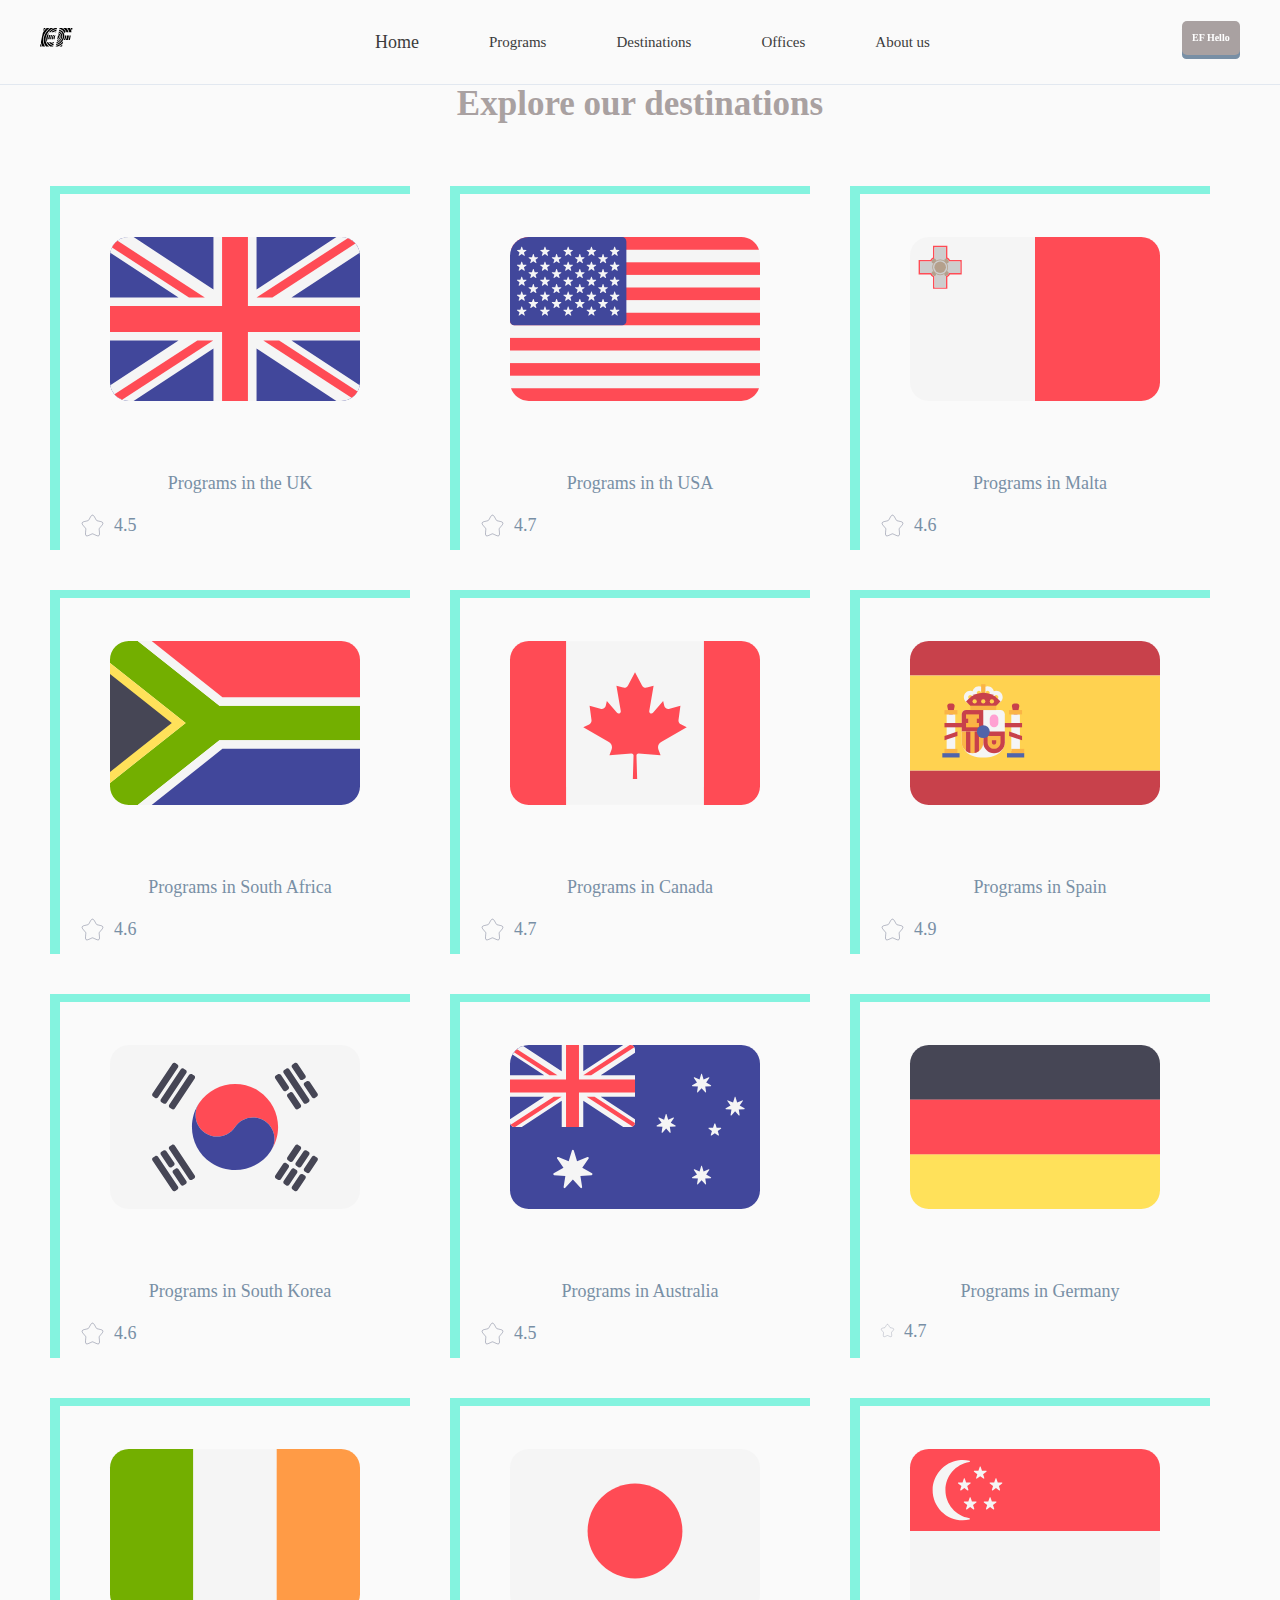
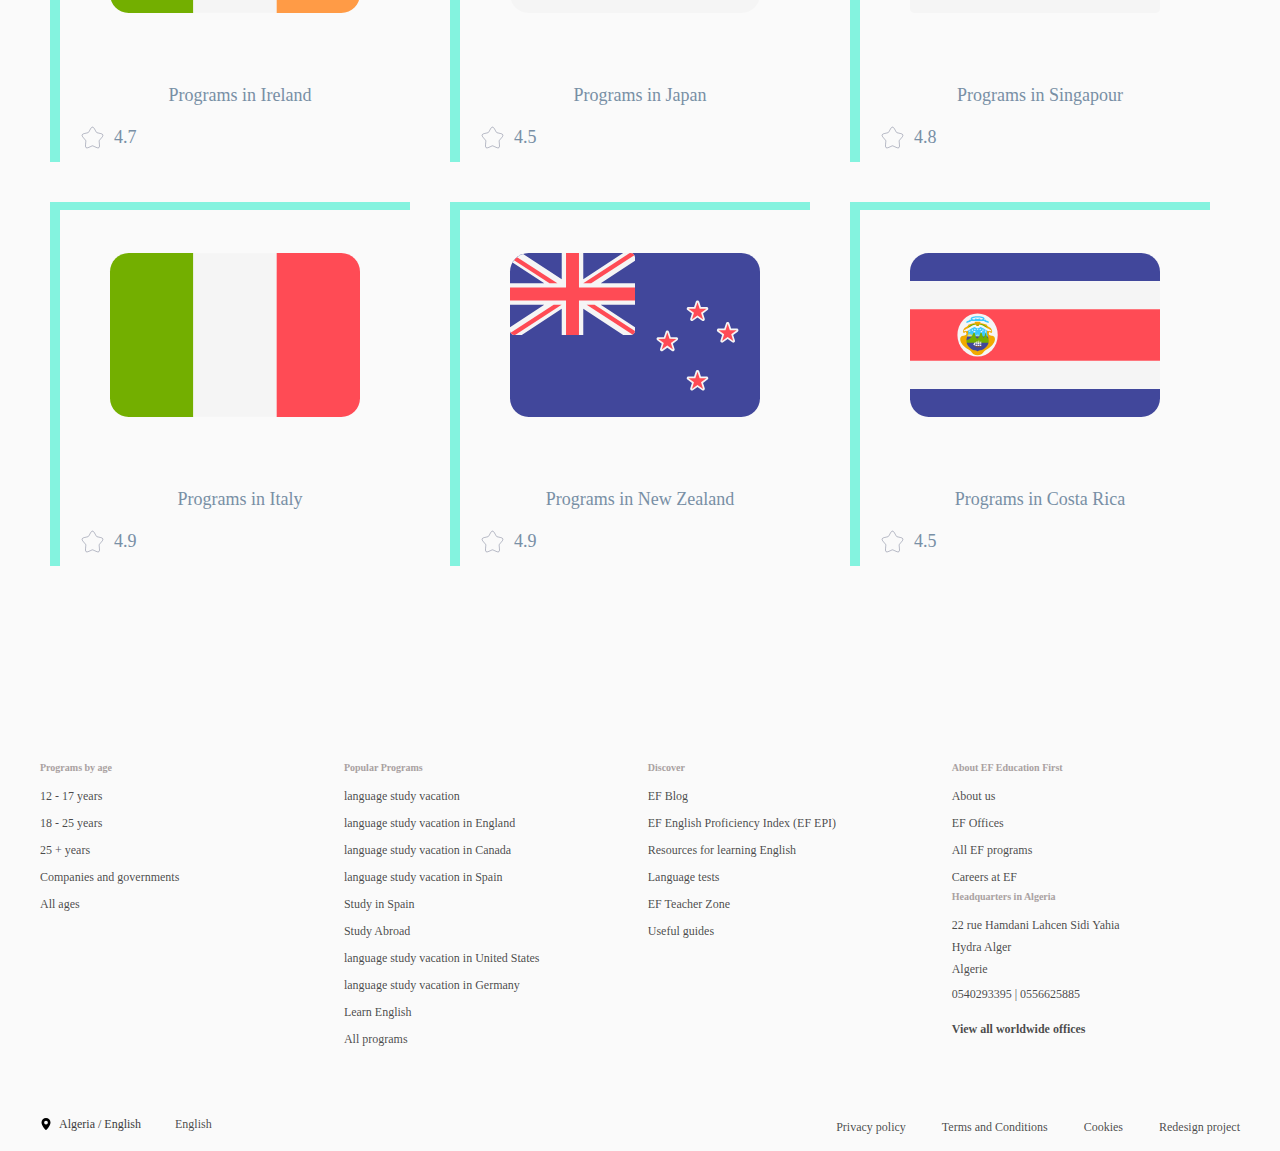
<file: countries.html>
<!DOCTYPE html>
<html lang="en">

<head>
  <meta charset="UTF-8" />
  <meta name="viewport" content="width=device-width, initial-scale=1.0" />
  <meta http-equiv="X-UA-Compatible" content="ie=edge" />
  <title>Destinations</title>
  <link rel="icon" href="/logo.png" type="image/png">
  <link rel="stylesheet" href="styles.css" />
  <link rel="stylesheet" href="style3.css">
  <link rel="stylesheet" href="style1.css">
  <link rel="stylesheet" href="style2.css">
  <link href="https://fonts.googleapis.com/css?family=Open+Sans&display=swap" rel="stylesheet" />
<link rel="stylesheet" href="/stylek.css">
</head>

<body>
  <style>* {
  box-sizing: border-box;
  padding: 0;
  margin: 0;
}



main {
  display: grid;
  grid-template-columns: 1fr repeat(12, minmax(auto, 60px)) 1fr;
  grid-gap: 40px;
  padding: 60px 0;
}

.text--medium {
 
  font-size: 16px;
  line-height: 20px;
  font-weight: 400;
  color:#788fa5;
}

.cards {
  grid-column: 2 / span 12;
  display: grid;
  grid-template-columns: repeat(12, minmax(auto, 60px));
  grid-gap: 40px;
}

.card {
  grid-column-end: span 4;
  display: flex;
  flex-direction: column;
  background-color: #FAFAFA;
  cursor: pointer;
  transition: all 0.3s ease 0s;
   box-shadow: -10px -8px 0px rgb(132,243,223);
}

.card:hover {
  transform: translateY(-7px);
}

.card__image-container {
  width: 100%;
  padding-top: 56.25%;
  overflow: hidden;
  position: relative;
}

.card__image-container img {
  width: 100%;
  position: absolute;
  top: 50%;
  left: 50%;
  transform: translate(-50%, -50%);
}

.card__content {
  padding: 20px;
}

.card__title {
  margin-bottom: 20px;
}

.card__info {
  display: flex;
  align-self: end;
  align-items: center;
}



@media only screen and (max-width: 1000px) {
  .card {
    grid-column-end: span 6;
  }
}

@media only screen and (max-width: 700px) {
  main {
    grid-gap: 20px;
  }
  .card {
    grid-column-end: span 12;
  }
}

@media only screen and (max-width: 500px) {
  main {
    grid-template-columns: 10px repeat(6, 1fr) 10px;
    grid-gap: 10px;
  }
  .cards {
    grid-column: 2 / span 6;
    grid-template-columns: repeat(6, 1fr);
    grid-gap: 20px;
  }
  .card {
    grid-column-end: span 6;
  }
}
</style>
<header class="header">
  <nav class="main-navbar flex-center-between ">
    <div><a class="gsf-logo" href="/index.html" class="nav-link">

        <svg version="1.0" xmlns="http://www.w3.org/2000/svg" width="100px" height="100px"
          viewBox="0 0 750.000000 429.000000" preserveAspectRatio="xMidYMid meet">

          <g transform="translate(0.000000,429.000000) scale(0.100000,-0.100000)" fill="#000000" stroke="none">
            <path d="M862 4178 c-12 -62 -46 -229 -76 -370 -29 -142 -52 -258 -51 -258 2
                      0 40 52 84 115 111 156 254 333 401 493 l121 132 -228 0 -229 0 -22 -112z" />
            <path d="M1500 4241 c-135 -119 -414 -445 -578 -674 -79 -112 -220 -336 -260
                      -413 -14 -27 -96 -405 -236 -1087 l-216 -1047 16 -88 c25 -145 64 -300 111
                      -437 45 -129 155 -371 206 -452 l27 -43 315 0 c174 0 315 4 315 9 0 5 -7 14
                      -16 22 -37 30 -181 263 -249 403 -109 222 -170 413 -216 671 -30 172 -37 516
                      -14 715 77 673 376 1321 879 1909 120 141 325 346 461 461 61 51 112 94 114
                      96 2 2 -133 4 -300 4 l-304 0 -55 -49z" />
            <path d="M2310 4223 c-304 -236 -603 -544 -827 -850 -159 -219 -323 -507 -422
                      -746 -97 -233 -180 -546 -211 -787 -40 -314 -15 -673 67 -965 84 -302 251
                      -617 440 -833 l38 -43 372 3 372 3 -99 74 c-367 272 -632 693 -725 1153 -68
                      340 -52 679 49 1049 215 781 859 1548 1634 1944 62 31 112 59 112 61 0 2 -161
                      4 -357 4 l-358 -1 -85 -66z" />
            <path d="M3410 4251 c-352 -127 -656 -306 -955 -563 -109 -94 -292 -278 -354
                      -357 l-33 -41 182 0 182 0 111 106 c352 336 791 568 1227 649 52 10 97 19 98
                      21 2 1 12 42 23 91 11 48 21 98 24 111 l5 22 -202 -1 -203 0 -105 -38z" />
            <path d="M4502 4178 c-12 -62 -18 -115 -14 -119 4 -3 36 -12 71 -18 154 -30
                      371 -123 529 -228 109 -72 305 -267 390 -388 70 -98 171 -292 198 -379 10 -31
                      20 -56 23 -56 4 0 20 66 36 148 l31 147 92 3 c70 2 92 6 92 17 0 24 -107 227
                      -166 315 -193 289 -458 511 -758 635 l-85 35 -208 0 -209 0 -22 -112z" />
            <path d="M5291 4286 c2 -2 53 -37 114 -77 117 -78 296 -243 396 -365 116 -142
                      207 -297 302 -516 l17 -38 240 0 240 0 -6 28 c-71 299 -274 683 -488 920 l-48
                      52 -386 0 c-212 0 -383 -2 -381 -4z" />
            <path d="M6321 4198 c177 -231 311 -500 394 -787 l33 -116 261 -3 261 -2 -5
                      22 c-2 13 -9 52 -15 88 -42 248 -153 567 -278 802 l-47 88 -337 0 -337 0 70
                      -92z" />
            <path d="M7150 4168 c69 -145 149 -358 180 -481 13 -48 25 -86 26 -84 2 2 33
                      146 69 321 36 175 68 329 71 342 l6 24 -205 0 -206 0 59 -122z" />
            <path d="M4445 3892 c-12 -48 -55 -265 -55 -277 0 -7 32 -23 73 -35 100 -30
                      259 -110 342 -172 155 -117 278 -268 365 -451 234 -490 118 -1111 -305 -1632
                      -194 -239 -428 -428 -693 -560 -102 -51 -326 -134 -362 -135 -8 0 -21 -4 -28
                      -9 -13 -8 -75 -271 -66 -280 7 -7 113 19 228 56 531 170 984 518 1309 1005
                      173 258 282 516 338 797 29 145 36 399 15 536 -89 582 -526 1050 -1089 1168
                      l-66 14 -6 -25z" />
            <path d="M3685 3881 c-215 -56 -433 -148 -623 -263 -97 -58 -287 -200 -372
                      -277 l-55 -50 194 -1 194 0 95 61 c169 110 401 209 595 254 32 7 61 16 64 19
                      4 3 63 269 63 283 0 9 -55 -1 -155 -26z" />
            <path d="M3660 3443 c-107 -30 -275 -97 -326 -129 l-39 -24 210 3 209 2 17 85
                      c10 47 16 86 16 86 -1 1 -40 -9 -87 -23z" />
            <path d="M4326 3329 c-15 -72 -26 -132 -24 -133 2 -1 39 -19 82 -40 228 -106
                      402 -307 479 -552 65 -206 50 -449 -43 -681 -108 -268 -363 -567 -625 -730
                      -70 -44 -229 -120 -291 -140 l-51 -16 -27 -125 c-14 -69 -24 -128 -21 -131 10
                      -10 173 51 294 109 385 187 721 528 903 916 179 382 188 795 25 1119 -68 136
                      -204 296 -322 380 -95 68 -286 155 -338 155 -9 0 -22 -41 -41 -131z" />
            <path d="M1954 3143 c-149 -197 -311 -494 -393 -719 -47 -129 -93 -299 -118
                      -434 -25 -137 -25 -536 0 -670 71 -382 236 -702 500 -968 136 -139 263 -230
                      444 -321 l62 -31 291 0 290 0 5 23 c3 12 11 52 19 88 l13 67 -86 17 c-438 86
                      -829 372 -1038 756 l-38 69 -167 0 c-128 0 -168 3 -168 13 1 6 29 152 63 322
                      62 307 63 310 89 313 l25 3 6 152 c9 245 69 486 185 745 l50 112 -39 0 c-21 0
                      -39 4 -39 8 0 5 25 125 55 267 30 142 53 260 51 262 -2 2 -30 -31 -62 -74z" />
            <path d="M4260 2993 c-7 -32 -18 -86 -25 -120 l-12 -63 41 -24 c103 -61 205
                      -199 248 -336 32 -105 32 -281 0 -393 -71 -249 -268 -479 -518 -605 l-60 -30
                      -23 -107 c-12 -59 -20 -109 -18 -111 9 -10 164 69 255 130 282 187 500 471
                      584 761 31 108 33 356 4 450 -54 175 -183 348 -327 438 -45 29 -122 67 -135
                      67 -1 0 -8 -26 -14 -57z" />
            <path d="M2101 2576 c-129 -263 -192 -500 -207 -783 l-7 -123 164 0 164 0 1
                      168 c0 117 5 194 18 257 26 137 93 326 162 463 l62 122 -153 0 -152 0 -52
                      -104z" />
            <path d="M2593 2623 c-55 -86 -137 -265 -172 -375 -53 -167 -81 -380 -67 -512
                      l8 -66 130 0 130 0 -6 23 c-4 12 -10 83 -13 157 -9 214 26 370 128 578 28 57
                      75 136 105 177 l53 75 -130 0 -129 0 -37 -57z" />
            <path d="M3022 2618 c-127 -162 -207 -316 -248 -475 -31 -120 -41 -274 -25
                      -368 20 -115 5 -105 148 -105 115 0 125 1 118 18 -56 134 -70 303 -36 445 40
                      170 131 325 274 467 l80 80 -130 0 -131 0 -50 -62z" />
            <path d="M4185 2638 c-18 -77 -213 -1033 -211 -1035 9 -10 154 107 219 177 62
                      65 88 104 127 184 117 242 98 468 -54 634 -55 59 -74 69 -81 40z" />
            <path d="M3460 2592 c-82 -61 -205 -192 -249 -265 -67 -113 -110 -256 -111
                      -365 0 -73 25 -177 58 -237 l27 -50 79 0 80 0 91 450 c50 248 94 465 98 483 4
                      17 3 32 -1 32 -4 0 -36 -22 -72 -48z" />
            <path d="M5757 2402 c-7 -141 -43 -329 -92 -478 -36 -111 -121 -310 -156 -367
                      -10 -18 -19 -35 -19 -39 0 -5 71 -8 158 -8 l159 0 48 102 c122 259 225 648
                      225 851 l0 57 -158 0 -159 0 -6 -118z" />
            <path d="M6225 2453 c-30 -305 -98 -577 -210 -835 -25 -57 -45 -104 -45 -105
                      0 -2 98 -3 219 -3 l218 0 31 73 c108 258 193 596 218 865 l7 72 -216 0 -215 0
                      -7 -67z" />
            <path d="M6806 2493 c-2 -16 -8 -59 -11 -98 -8 -87 -49 -313 -76 -420 -27
                      -106 -92 -306 -129 -395 l-29 -70 167 0 167 0 101 505 101 505 -143 0 -142 0
                      -6 -27z" />
            <path d="M5255 1162 c-177 -230 -453 -482 -700 -637 -226 -143 -533 -267 -791
                      -320 -43 -9 -80 -18 -82 -20 -4 -3 -41 -163 -42 -177 0 -5 108 -8 239 -8 l239
                      0 111 45 c304 122 611 314 862 538 159 143 141 106 204 412 30 148 54 272 53
                      276 -2 5 -43 -45 -93 -109z" />
            <path d="M2091 980 c45 -79 150 -208 236 -291 154 -145 321 -246 524 -313 104
                      -35 234 -64 244 -54 5 4 65 293 62 293 -242 64 -418 160 -584 320 l-88 85
                      -208 0 -208 0 22 -40z" />
            <path d="M2700 1014 c0 -9 39 -40 119 -96 131 -90 352 -179 371 -149 8 13 50
                      214 50 239 0 9 -61 12 -270 12 -148 0 -270 -3 -270 -6z" />
            <path d="M70 344 c-35 -170 -65 -317 -68 -326 -4 -17 10 -18 197 -18 l201 0
                      -49 98 c-71 141 -128 281 -168 407 -19 60 -38 118 -42 129 -4 12 -30 -94 -71
                      -290z" />
            <path d="M5130 428 c-123 -110 -357 -271 -545 -374 l-90 -49 294 -3 c162 -1
                      295 -1 297 1 6 6 94 442 92 453 -2 7 -23 -6 -48 -28z" />
          </g>
        </svg></a></div>
    <div>

      <ul class="nav-menu ">
        <li class="nav-menu-item has-submenu nav-item"> <a href="/index.html" style="font-size: 1.8rem;"
            class="nav-link"><button><span>Home</span></button></a>

        </li>
        <li class="nav-menu-item has-submenu nav-item"><a href="/program.html" style="font-size: 1.5rem;"
            class="nav-link"><button><span>Programs</span></button></a>

        </li>
        <li class="nav-menu-item has-submenu nav-item"><a href="/countries.html" style="font-size: 1.5rem;"
            class="nav-link"><button><span>Destinations</span></button></a>

        </li>
        <li class="nav-menu-item has-submenu nav-item"><a href="/world.html"
            style="font-size: 1.5rem;"><button>Offices</button></a>
          <ul class="submenu-wrapper nav-item">
            <li><a class="sub" href="/world.html" target="_blank" class="nav-link" rel="noopener noreferrer"
                style="font-size: 1rem;">Worldwide Contacts</a></li>
            <li><a class="sub" href="/press.html" target="_blank" class="nav-link" rel="noopener noreferrer"
                style="font-size: 1rem;">Contact Us</a></li>



          </ul>
        </li>
        <li class="nav-menu-item has-submenu nav-item"> <a href="aboutus.html" class="nav-link"
            style="font-size: 1.5rem;"><button><span>About us</span></button></a>

        </li>


      </ul>
    </div>
    <div class="cta-wrapper flex-align-center "><a class="button"
        href="https://hello.ef.com/?_branch_match_id=1311422470420768259&_branch_referrer=H4sIAAAAAAAAA8soKSkottLXT03LSM3JyddLLCjQy8nMy9bPzneMjIwsjkh3TAIAby3rcyQAAAA%3D"><span
          style="background:var(--primary-dark)" class="button-edge"></span><span
          style="background:var(--primary);color:var(--white);font-weight:800" class="button-front">EF Hello</span></a>
    </div>
    <div class="hamburger">
      <span class="bar"></span>
      <span class="bar"></span>
      <span class="bar"></span>
    </div>
  </nav>
</header>
<h1  style="text-align: center; font-size:3.5rem; ">Explore our destinations</h1>
  <main>
   
    <section class="cards">
      <div class="card"><a href="https://www.ef.dz/fr/pg/partir-etranger/angleterre/">
        <svg height="250px" width="350px" version="1.1" id="Layer_1" xmlns="http://www.w3.org/2000/svg"
          xmlns:xlink="http://www.w3.org/1999/xlink" viewBox="0 0 512 512" xml:space="preserve">
          <path style="fill:#41479B;" d="M473.655,88.276H38.345C17.167,88.276,0,105.443,0,126.621V385.38
                  	c0,21.177,17.167,38.345,38.345,38.345h435.31c21.177,0,38.345-17.167,38.345-38.345V126.621
                  	C512,105.443,494.833,88.276,473.655,88.276z" />
          <path style="fill:#F5F5F5;" d="M511.469,120.282c-3.022-18.159-18.797-32.007-37.814-32.007h-9.977l-163.54,107.147V88.276h-88.276
                  	v107.147L48.322,88.276h-9.977c-19.017,0-34.792,13.847-37.814,32.007l139.778,91.58H0v88.276h140.309L0.531,391.717
                  	c3.022,18.159,18.797,32.007,37.814,32.007h9.977l163.54-107.147v107.147h88.276V316.577l163.54,107.147h9.977
                  	c19.017,0,34.792-13.847,37.814-32.007l-139.778-91.58H512v-88.276H371.691L511.469,120.282z" />
          <g>
            <polygon style="fill:#FF4B55;" points="282.483,88.276 229.517,88.276 229.517,229.517 0,229.517 0,282.483 229.517,282.483 
                  		229.517,423.724 282.483,423.724 282.483,282.483 512,282.483 512,229.517 282.483,229.517 	" />
            <path style="fill:#FF4B55;" d="M24.793,421.252l186.583-121.114h-32.428L9.224,410.31
                  		C13.377,415.157,18.714,418.955,24.793,421.252z" />
            <path style="fill:#FF4B55;"
              d="M346.388,300.138H313.96l180.716,117.305c5.057-3.321,9.277-7.807,12.287-13.075L346.388,300.138z" />
            <path style="fill:#FF4B55;"
              d="M4.049,109.475l157.73,102.387h32.428L15.475,95.842C10.676,99.414,6.749,104.084,4.049,109.475z" />
            <path style="fill:#FF4B55;"
              d="M332.566,211.862l170.035-110.375c-4.199-4.831-9.578-8.607-15.699-10.86L300.138,211.862H332.566z" />
          </g>
        </svg>
        
        <div class="card__content">
          <p class="card__title text--medium"   style=" text-align:center;font-size:1.8rem;">
            Programs in the UK
          </p>

          <div class="card__info">

            <svg width="25px" height="25px" viewBox="0 0 24 24" fill="none" xmlns="http://www.w3.org/2000/svg">
              <path
                d="M9.15316 5.40838C10.4198 3.13613 11.0531 2 12 2C12.9469 2 13.5802 3.13612 14.8468 5.40837L15.1745 5.99623C15.5345 6.64193 15.7144 6.96479 15.9951 7.17781C16.2757 7.39083 16.6251 7.4699 17.3241 7.62805L17.9605 7.77203C20.4201 8.32856 21.65 8.60682 21.9426 9.54773C22.2352 10.4886 21.3968 11.4691 19.7199 13.4299L19.2861 13.9372C18.8096 14.4944 18.5713 14.773 18.4641 15.1177C18.357 15.4624 18.393 15.8341 18.465 16.5776L18.5306 17.2544C18.7841 19.8706 18.9109 21.1787 18.1449 21.7602C17.3788 22.3417 16.2273 21.8115 13.9243 20.7512L13.3285 20.4768C12.6741 20.1755 12.3469 20.0248 12 20.0248C11.6531 20.0248 11.3259 20.1755 10.6715 20.4768L10.0757 20.7512C7.77268 21.8115 6.62118 22.3417 5.85515 21.7602C5.08912 21.1787 5.21588 19.8706 5.4694 17.2544L5.53498 16.5776C5.60703 15.8341 5.64305 15.4624 5.53586 15.1177C5.42868 14.773 5.19043 14.4944 4.71392 13.9372L4.2801 13.4299C2.60325 11.4691 1.76482 10.4886 2.05742 9.54773C2.35002 8.60682 3.57986 8.32856 6.03954 7.77203L6.67589 7.62805C7.37485 7.4699 7.72433 7.39083 8.00494 7.17781C8.28555 6.96479 8.46553 6.64194 8.82547 5.99623L9.15316 5.40838Z"
                stroke="#1C274C" stroke-width="0.3" />
            </svg>
          
            <p class="text--medium"  style=" font-size:1.8rem;">&nbsp;&nbsp;4.5 </p>
          
            
          </div>
        </div></a>
      </div>
      
      <div class="card"><a href="https://www.ef.dz/fr/pg/partir-etranger/usa/">
        <svg height="250px" width="350px" version="1.1" id="Layer_1" xmlns="http://www.w3.org/2000/svg" xmlns:xlink="http://www.w3.org/1999/xlink"
          viewBox="0 0 512 512" xml:space="preserve">
          <path style="fill:#F5F5F5;" d="M473.655,88.276H38.345C17.167,88.276,0,105.443,0,126.621V385.38
        	c0,21.177,17.167,38.345,38.345,38.345h435.31c21.177,0,38.345-17.167,38.345-38.345V126.621
        	C512,105.443,494.833,88.276,473.655,88.276z" />
          <g>
            <path style="fill:#FF4B55;" d="M2.109,114.08H509.89c-5.196-15.017-19.452-25.804-36.235-25.804H38.345
        		C21.561,88.276,7.306,99.063,2.109,114.08z" />
            <rect y="191.49" style="fill:#FF4B55;" width="512" height="25.803" />
            <rect y="139.88" style="fill:#FF4B55;" width="512" height="25.803" />
            <path style="fill:#FF4B55;" d="M0,260.074c0,4.875,3.953,8.828,8.828,8.828H512v-25.804H0V260.074z" />
            <rect y="346.32" style="fill:#FF4B55;" width="512" height="25.804" />
            <path style="fill:#FF4B55;" d="M509.891,397.92H2.109c5.197,15.017,19.453,25.804,36.236,25.804h435.31
        		C490.439,423.724,504.694,412.937,509.891,397.92z" />
            <rect y="294.71" style="fill:#FF4B55;" width="512" height="25.803" />
          </g>
          <path style="fill:#41479B;" d="M8.828,268.902h220.69c4.875,0,8.828-3.953,8.828-8.828V97.103c0-4.876-3.953-8.828-8.828-8.828
        	H38.345C17.167,88.276,0,105.443,0,126.621v133.453C0,264.95,3.953,268.902,8.828,268.902z" />
          <g>
            <path style="fill:#F5F5F5;"
              d="M24.789,108.537l1.954,5.86l6.177,0.047c0.8,0.007,1.131,1.027,0.488,1.502l-4.969,3.669
        		l1.864,5.889c0.242,0.762-0.627,1.394-1.278,0.928L24,122.841l-5.025,3.592c-0.651,0.466-1.518-0.166-1.278-0.928l1.864-5.889
        		l-4.969-3.669c-0.643-0.476-0.312-1.496,0.488-1.502l6.177-0.047l1.954-5.86C23.463,107.778,24.535,107.778,24.789,108.537z" />
            <path style="fill:#F5F5F5;" d="M24.789,139.191l1.954,5.86l6.177,0.047c0.8,0.007,1.131,1.026,0.488,1.502l-4.969,3.67l1.864,5.889
        		c0.242,0.762-0.627,1.394-1.278,0.928L24,153.496l-5.025,3.592c-0.651,0.465-1.518-0.166-1.278-0.928l1.864-5.889l-4.969-3.67
        		c-0.643-0.476-0.312-1.495,0.488-1.502l6.177-0.047l1.954-5.86C23.463,138.433,24.535,138.433,24.789,139.191z" />
            <path style="fill:#F5F5F5;" d="M24.789,169.846l1.954,5.86l6.177,0.047c0.8,0.007,1.131,1.026,0.488,1.502l-4.969,3.67l1.864,5.889
        		c0.242,0.762-0.627,1.394-1.278,0.928L24,184.151l-5.025,3.592c-0.651,0.465-1.518-0.165-1.278-0.928l1.864-5.889l-4.969-3.67
        		c-0.643-0.476-0.312-1.495,0.488-1.502l6.177-0.047l1.954-5.86C23.463,169.087,24.535,169.087,24.789,169.846z" />
            <path style="fill:#F5F5F5;" d="M24.789,200.5l1.954,5.86l6.177,0.047c0.8,0.007,1.131,1.027,0.488,1.502l-4.969,3.67l1.864,5.889
        		c0.242,0.762-0.627,1.394-1.278,0.928L24,214.805l-5.025,3.592c-0.651,0.465-1.518-0.166-1.278-0.928l1.864-5.889l-4.969-3.67
        		c-0.643-0.474-0.312-1.495,0.488-1.502l6.177-0.047l1.954-5.86C23.463,199.741,24.535,199.741,24.789,200.5z" />
            <path style="fill:#F5F5F5;" d="M24.789,231.154l1.954,5.86l6.177,0.047c0.8,0.007,1.131,1.026,0.488,1.502l-4.969,3.67l1.864,5.889
        		c0.242,0.762-0.627,1.394-1.278,0.928L24,245.459l-5.025,3.592c-0.651,0.465-1.518-0.166-1.278-0.928l1.864-5.889l-4.969-3.67
        		c-0.643-0.476-0.312-1.495,0.488-1.502l6.177-0.047l1.954-5.86C23.463,230.396,24.535,230.396,24.789,231.154z" />
            <path style="fill:#F5F5F5;" d="M48.582,123.566l1.954,5.86l6.177,0.047c0.8,0.007,1.131,1.027,0.488,1.502l-4.969,3.67l1.864,5.889
        		c0.242,0.762-0.627,1.394-1.278,0.928l-5.025-3.592l-5.025,3.592c-0.651,0.465-1.518-0.166-1.278-0.928l1.864-5.889l-4.969-3.67
        		c-0.643-0.476-0.312-1.495,0.488-1.502l6.177-0.047l1.954-5.86C47.256,122.808,48.329,122.808,48.582,123.566z" />
            <path style="fill:#F5F5F5;" d="M48.582,154.221l1.954,5.86l6.177,0.047c0.8,0.007,1.131,1.027,0.488,1.502l-4.969,3.67l1.864,5.889
        		c0.242,0.762-0.627,1.394-1.278,0.928l-5.025-3.592l-5.025,3.592c-0.651,0.465-1.518-0.165-1.278-0.928l1.864-5.889l-4.969-3.67
        		c-0.643-0.474-0.312-1.495,0.488-1.502l6.177-0.047l1.954-5.86C47.256,153.462,48.329,153.462,48.582,154.221z" />
            <path style="fill:#F5F5F5;" d="M48.582,184.875l1.954,5.86l6.177,0.047c0.8,0.007,1.131,1.026,0.488,1.502l-4.969,3.67l1.864,5.889
        		c0.242,0.762-0.627,1.394-1.278,0.928l-5.025-3.592l-5.025,3.592c-0.651,0.465-1.518-0.166-1.278-0.928l1.864-5.889l-4.969-3.67
        		c-0.643-0.476-0.312-1.495,0.488-1.502l6.177-0.047l1.954-5.86C47.256,184.116,48.329,184.116,48.582,184.875z" />
            <path style="fill:#F5F5F5;" d="M48.582,215.529l1.954,5.86l6.177,0.047c0.8,0.007,1.131,1.026,0.488,1.502l-4.969,3.67l1.864,5.889
        		c0.242,0.762-0.627,1.394-1.278,0.928l-5.025-3.592l-5.025,3.592c-0.651,0.466-1.518-0.166-1.278-0.928l1.864-5.889l-4.969-3.67
        		c-0.643-0.476-0.312-1.495,0.488-1.502l6.177-0.047l1.954-5.86C47.256,214.771,48.329,214.771,48.582,215.529z" />
            <path style="fill:#F5F5F5;"
              d="M72.375,108.537l1.954,5.86l6.177,0.047c0.8,0.007,1.131,1.027,0.488,1.502l-4.969,3.669
        		l1.864,5.889c0.242,0.762-0.627,1.394-1.278,0.928l-5.025-3.592l-5.025,3.592c-0.651,0.466-1.518-0.166-1.278-0.928l1.864-5.889
        		l-4.969-3.669c-0.643-0.476-0.312-1.496,0.488-1.502l6.177-0.047l1.954-5.86C71.049,107.778,72.122,107.778,72.375,108.537z" />
            <path style="fill:#F5F5F5;" d="M72.375,139.191l1.954,5.86l6.177,0.047c0.8,0.007,1.131,1.026,0.488,1.502l-4.969,3.67l1.864,5.889
        		c0.242,0.762-0.627,1.394-1.278,0.928l-5.025-3.592l-5.025,3.592c-0.651,0.465-1.518-0.166-1.278-0.928l1.864-5.889l-4.969-3.67
        		c-0.643-0.476-0.312-1.495,0.488-1.502l6.177-0.047l1.954-5.86C71.049,138.433,72.122,138.433,72.375,139.191z" />
            <path style="fill:#F5F5F5;" d="M72.375,169.846l1.954,5.86l6.177,0.047c0.8,0.007,1.131,1.026,0.488,1.502l-4.969,3.67l1.864,5.889
        		c0.242,0.762-0.627,1.394-1.278,0.928l-5.025-3.592l-5.025,3.592c-0.651,0.465-1.518-0.165-1.278-0.928l1.864-5.889l-4.969-3.67
        		c-0.643-0.476-0.312-1.495,0.488-1.502l6.177-0.047l1.954-5.86C71.049,169.087,72.122,169.087,72.375,169.846z" />
            <path style="fill:#F5F5F5;" d="M72.375,200.5l1.954,5.86l6.177,0.047c0.8,0.007,1.131,1.027,0.488,1.502l-4.969,3.67l1.864,5.889
        		c0.242,0.762-0.627,1.394-1.278,0.928l-5.025-3.592l-5.025,3.592c-0.651,0.465-1.518-0.166-1.278-0.928l1.864-5.889l-4.969-3.67
        		c-0.643-0.474-0.312-1.495,0.488-1.502l6.177-0.047l1.954-5.86C71.049,199.741,72.122,199.741,72.375,200.5z" />
            <path style="fill:#F5F5F5;" d="M72.375,231.154l1.954,5.86l6.177,0.047c0.8,0.007,1.131,1.026,0.488,1.502l-4.969,3.67l1.864,5.889
        		c0.242,0.762-0.627,1.394-1.278,0.928l-5.025-3.592l-5.025,3.592c-0.651,0.465-1.518-0.166-1.278-0.928l1.864-5.889l-4.969-3.67
        		c-0.643-0.476-0.312-1.495,0.488-1.502l6.177-0.047l1.954-5.86C71.049,230.396,72.122,230.396,72.375,231.154z" />
            <path style="fill:#F5F5F5;" d="M96.169,123.566l1.954,5.86l6.177,0.047c0.8,0.007,1.131,1.027,0.488,1.502l-4.969,3.67l1.864,5.889
        		c0.242,0.762-0.627,1.394-1.278,0.928l-5.025-3.592l-5.025,3.592c-0.651,0.465-1.518-0.166-1.278-0.928l1.864-5.889l-4.969-3.67
        		c-0.643-0.476-0.312-1.495,0.488-1.502l6.177-0.047l1.954-5.86C94.842,122.808,95.916,122.808,96.169,123.566z" />
            <path style="fill:#F5F5F5;" d="M96.169,154.221l1.954,5.86l6.177,0.047c0.8,0.007,1.131,1.027,0.488,1.502l-4.969,3.67l1.864,5.889
        		c0.242,0.762-0.627,1.394-1.278,0.928l-5.025-3.592l-5.025,3.592c-0.651,0.465-1.518-0.165-1.278-0.928l1.864-5.889l-4.969-3.67
        		c-0.643-0.474-0.312-1.495,0.488-1.502l6.177-0.047l1.954-5.86C94.842,153.462,95.916,153.462,96.169,154.221z" />
            <path style="fill:#F5F5F5;" d="M96.169,184.875l1.954,5.86l6.177,0.047c0.8,0.007,1.131,1.026,0.488,1.502l-4.969,3.67l1.864,5.889
        		c0.242,0.762-0.627,1.394-1.278,0.928l-5.025-3.592l-5.025,3.592c-0.651,0.465-1.518-0.166-1.278-0.928l1.864-5.889l-4.969-3.67
        		c-0.643-0.476-0.312-1.495,0.488-1.502l6.177-0.047l1.954-5.86C94.842,184.116,95.916,184.116,96.169,184.875z" />
            <path style="fill:#F5F5F5;" d="M96.169,215.529l1.954,5.86l6.177,0.047c0.8,0.007,1.131,1.026,0.488,1.502l-4.969,3.67l1.864,5.889
        		c0.242,0.762-0.627,1.394-1.278,0.928l-5.025-3.592l-5.025,3.592c-0.651,0.466-1.518-0.166-1.278-0.928l1.864-5.889l-4.969-3.67
        		c-0.643-0.476-0.312-1.495,0.488-1.502l6.177-0.047l1.954-5.86C94.842,214.771,95.916,214.771,96.169,215.529z" />
            <path style="fill:#F5F5F5;"
              d="M119.962,108.537l1.954,5.86l6.177,0.047c0.8,0.007,1.131,1.027,0.488,1.502l-4.969,3.669
        		l1.864,5.889c0.242,0.762-0.627,1.394-1.278,0.928l-5.026-3.591l-5.025,3.592c-0.651,0.466-1.518-0.166-1.278-0.928l1.864-5.889
        		l-4.969-3.669c-0.643-0.476-0.312-1.496,0.488-1.502l6.177-0.047l1.954-5.86C118.636,107.778,119.709,107.778,119.962,108.537z" />
            <path style="fill:#F5F5F5;"
              d="M119.962,139.191l1.954,5.86l6.177,0.047c0.8,0.007,1.131,1.026,0.488,1.502l-4.969,3.67
        		l1.864,5.889c0.242,0.762-0.627,1.394-1.278,0.928l-5.026-3.592l-5.025,3.592c-0.651,0.465-1.518-0.166-1.278-0.928l1.864-5.889
        		l-4.969-3.67c-0.643-0.476-0.312-1.495,0.488-1.502l6.177-0.047l1.954-5.86C118.636,138.433,119.709,138.433,119.962,139.191z" />
            <path style="fill:#F5F5F5;"
              d="M119.962,169.846l1.954,5.86l6.177,0.047c0.8,0.007,1.131,1.026,0.488,1.502l-4.969,3.67
        		l1.864,5.889c0.242,0.762-0.627,1.394-1.278,0.928l-5.026-3.593l-5.025,3.592c-0.651,0.465-1.518-0.166-1.278-0.928l1.864-5.889
        		l-4.969-3.67c-0.643-0.476-0.312-1.495,0.488-1.502l6.177-0.047l1.954-5.86C118.636,169.087,119.709,169.087,119.962,169.846z" />
            <path style="fill:#F5F5F5;" d="M119.962,200.5l1.954,5.86l6.177,0.047c0.8,0.007,1.131,1.027,0.488,1.502l-4.969,3.67l1.864,5.889
        		c0.242,0.762-0.627,1.394-1.278,0.928l-5.026-3.592l-5.025,3.592c-0.651,0.465-1.518-0.166-1.278-0.928l1.864-5.889l-4.969-3.67
        		c-0.643-0.474-0.312-1.495,0.488-1.502l6.177-0.047l1.954-5.86C118.636,199.741,119.709,199.741,119.962,200.5z" />
            <path style="fill:#F5F5F5;"
              d="M119.962,231.154l1.954,5.86l6.177,0.047c0.8,0.007,1.131,1.026,0.488,1.502l-4.969,3.67
        		l1.864,5.889c0.242,0.762-0.627,1.394-1.278,0.928l-5.026-3.592l-5.025,3.592c-0.651,0.465-1.518-0.166-1.278-0.928l1.864-5.889
        		l-4.969-3.67c-0.643-0.476-0.312-1.495,0.488-1.502l6.177-0.047l1.954-5.86C118.636,230.396,119.709,230.396,119.962,231.154z" />
            <path style="fill:#F5F5F5;"
              d="M143.755,123.566l1.954,5.86l6.177,0.047c0.8,0.007,1.131,1.027,0.488,1.502l-4.969,3.67
        		l1.864,5.889c0.242,0.762-0.627,1.394-1.278,0.928l-5.025-3.592l-5.025,3.592c-0.651,0.465-1.518-0.166-1.278-0.928l1.864-5.889
        		l-4.969-3.67c-0.643-0.476-0.312-1.495,0.488-1.502l6.177-0.047l1.954-5.86C142.43,122.808,143.502,122.808,143.755,123.566z" />
            <path style="fill:#F5F5F5;"
              d="M143.755,154.221l1.954,5.86l6.177,0.047c0.8,0.007,1.131,1.027,0.488,1.502l-4.969,3.67
        		l1.864,5.889c0.242,0.762-0.627,1.394-1.278,0.928l-5.025-3.592l-5.025,3.592c-0.651,0.465-1.518-0.165-1.278-0.928l1.864-5.889
        		l-4.969-3.67c-0.643-0.474-0.312-1.495,0.488-1.502l6.177-0.047l1.954-5.86C142.43,153.462,143.502,153.462,143.755,154.221z" />
            <path style="fill:#F5F5F5;"
              d="M143.755,184.875l1.954,5.86l6.177,0.047c0.8,0.007,1.131,1.026,0.488,1.502l-4.969,3.67
        		l1.864,5.889c0.242,0.762-0.627,1.394-1.278,0.928l-5.025-3.592l-5.025,3.592c-0.651,0.465-1.518-0.166-1.278-0.928l1.864-5.889
        		l-4.969-3.67c-0.643-0.476-0.312-1.495,0.488-1.502l6.177-0.047l1.954-5.86C142.43,184.116,143.502,184.116,143.755,184.875z" />
            <path style="fill:#F5F5F5;"
              d="M143.755,215.529l1.954,5.86l6.177,0.047c0.8,0.007,1.131,1.026,0.488,1.502l-4.969,3.67
        		l1.864,5.889c0.242,0.762-0.627,1.394-1.278,0.928l-5.025-3.592l-5.025,3.592c-0.651,0.466-1.518-0.166-1.278-0.928l1.864-5.889
        		l-4.969-3.67c-0.643-0.476-0.312-1.495,0.488-1.502l6.177-0.047l1.954-5.86C142.43,214.771,143.502,214.771,143.755,215.529z" />
            <path style="fill:#F5F5F5;"
              d="M167.549,108.537l1.954,5.86l6.177,0.047c0.8,0.007,1.131,1.027,0.488,1.502l-4.969,3.669
        		l1.864,5.889c0.242,0.762-0.627,1.394-1.278,0.928l-5.025-3.592l-5.025,3.592c-0.651,0.466-1.518-0.166-1.278-0.928l1.864-5.889
        		l-4.969-3.669c-0.643-0.476-0.312-1.496,0.488-1.502l6.177-0.047l1.954-5.86C166.222,107.778,167.296,107.778,167.549,108.537z" />
            <path style="fill:#F5F5F5;"
              d="M167.549,139.191l1.954,5.86l6.177,0.047c0.8,0.007,1.131,1.026,0.488,1.502l-4.969,3.67
        		l1.864,5.889c0.242,0.762-0.627,1.394-1.278,0.928l-5.025-3.592l-5.025,3.592c-0.651,0.465-1.518-0.166-1.278-0.928l1.864-5.889
        		l-4.969-3.67c-0.643-0.476-0.312-1.495,0.488-1.502l6.177-0.047l1.954-5.86C166.222,138.433,167.296,138.433,167.549,139.191z" />
            <path style="fill:#F5F5F5;"
              d="M167.549,169.846l1.954,5.86l6.177,0.047c0.8,0.007,1.131,1.026,0.488,1.502l-4.969,3.67
        		l1.864,5.889c0.242,0.762-0.627,1.394-1.278,0.928l-5.025-3.592l-5.025,3.592c-0.651,0.465-1.518-0.165-1.278-0.928l1.864-5.889
        		l-4.969-3.67c-0.643-0.476-0.312-1.495,0.488-1.502l6.177-0.047l1.954-5.86C166.222,169.087,167.296,169.087,167.549,169.846z" />
            <path style="fill:#F5F5F5;" d="M167.549,200.5l1.954,5.86l6.177,0.047c0.8,0.007,1.131,1.027,0.488,1.502l-4.969,3.67l1.864,5.889
        		c0.242,0.762-0.627,1.394-1.278,0.928l-5.025-3.592l-5.025,3.592c-0.651,0.465-1.518-0.166-1.278-0.928l1.864-5.889l-4.969-3.67
        		c-0.643-0.474-0.312-1.495,0.488-1.502l6.177-0.047l1.954-5.86C166.222,199.741,167.296,199.741,167.549,200.5z" />
            <path style="fill:#F5F5F5;"
              d="M167.549,231.154l1.954,5.86l6.177,0.047c0.8,0.007,1.131,1.026,0.488,1.502l-4.969,3.67
        		l1.864,5.889c0.242,0.762-0.627,1.394-1.278,0.928l-5.025-3.592l-5.025,3.592c-0.651,0.465-1.518-0.166-1.278-0.928l1.864-5.889
        		l-4.969-3.67c-0.643-0.476-0.312-1.495,0.488-1.502l6.177-0.047l1.954-5.86C166.222,230.396,167.296,230.396,167.549,231.154z" />
            <path style="fill:#F5F5F5;"
              d="M191.342,123.566l1.954,5.86l6.177,0.047c0.8,0.007,1.131,1.027,0.488,1.502l-4.969,3.67
        		l1.864,5.889c0.242,0.762-0.627,1.394-1.278,0.928l-5.025-3.592l-5.025,3.592c-0.651,0.465-1.518-0.166-1.278-0.928l1.864-5.889
        		l-4.969-3.67c-0.643-0.476-0.312-1.495,0.488-1.502l6.177-0.047l1.954-5.86C190.016,122.808,191.089,122.808,191.342,123.566z" />
            <path style="fill:#F5F5F5;"
              d="M191.342,154.221l1.954,5.86l6.177,0.047c0.8,0.007,1.131,1.027,0.488,1.502l-4.969,3.67
        		l1.864,5.889c0.242,0.762-0.627,1.394-1.278,0.928l-5.025-3.592l-5.025,3.592c-0.651,0.465-1.518-0.165-1.278-0.928l1.864-5.889
        		l-4.969-3.67c-0.643-0.474-0.312-1.495,0.488-1.502l6.177-0.047l1.954-5.86C190.016,153.462,191.089,153.462,191.342,154.221z" />
            <path style="fill:#F5F5F5;"
              d="M191.342,184.875l1.954,5.86l6.177,0.047c0.8,0.007,1.131,1.026,0.488,1.502l-4.969,3.67
        		l1.864,5.889c0.242,0.762-0.627,1.394-1.278,0.928l-5.025-3.592l-5.025,3.592c-0.651,0.465-1.518-0.166-1.278-0.928l1.864-5.889
        		l-4.969-3.67c-0.643-0.476-0.312-1.495,0.488-1.502l6.177-0.047l1.954-5.86C190.016,184.116,191.089,184.116,191.342,184.875z" />
            <path style="fill:#F5F5F5;"
              d="M191.342,215.529l1.954,5.86l6.177,0.047c0.8,0.007,1.131,1.026,0.488,1.502l-4.969,3.67
        		l1.864,5.889c0.242,0.762-0.627,1.394-1.278,0.928l-5.025-3.592l-5.025,3.592c-0.651,0.466-1.518-0.166-1.278-0.928l1.864-5.889
        		l-4.969-3.67c-0.643-0.476-0.312-1.495,0.488-1.502l6.177-0.047l1.954-5.86C190.016,214.771,191.089,214.771,191.342,215.529z" />
            <path style="fill:#F5F5F5;"
              d="M215.136,108.537l1.954,5.86l6.177,0.047c0.8,0.007,1.131,1.027,0.488,1.502l-4.969,3.669
        		l1.864,5.889c0.242,0.762-0.627,1.394-1.278,0.928l-5.025-3.592l-5.025,3.592c-0.651,0.466-1.518-0.166-1.278-0.928l1.864-5.889
        		l-4.969-3.669c-0.643-0.476-0.312-1.496,0.488-1.502l6.177-0.047l1.954-5.86C213.81,107.778,214.882,107.778,215.136,108.537z" />
            <path style="fill:#F5F5F5;"
              d="M215.136,139.191l1.954,5.86l6.177,0.047c0.8,0.007,1.131,1.026,0.488,1.502l-4.969,3.67
        		l1.864,5.889c0.242,0.762-0.627,1.394-1.278,0.928l-5.025-3.592l-5.025,3.592c-0.651,0.465-1.518-0.166-1.278-0.928l1.864-5.889
        		l-4.969-3.67c-0.643-0.476-0.312-1.495,0.488-1.502l6.177-0.047l1.954-5.86C213.81,138.433,214.882,138.433,215.136,139.191z" />
            <path style="fill:#F5F5F5;"
              d="M215.136,169.846l1.954,5.86l6.177,0.047c0.8,0.007,1.131,1.026,0.488,1.502l-4.969,3.67
        		l1.864,5.889c0.242,0.762-0.627,1.394-1.278,0.928l-5.025-3.592l-5.025,3.592c-0.651,0.465-1.518-0.165-1.278-0.928l1.864-5.889
        		l-4.969-3.67c-0.643-0.476-0.312-1.495,0.488-1.502l6.177-0.047l1.954-5.86C213.81,169.087,214.882,169.087,215.136,169.846z" />
            <path style="fill:#F5F5F5;" d="M215.136,200.5l1.954,5.86l6.177,0.047c0.8,0.007,1.131,1.027,0.488,1.502l-4.969,3.67l1.864,5.889
        		c0.242,0.762-0.627,1.394-1.278,0.928l-5.025-3.592l-5.025,3.592c-0.651,0.465-1.518-0.166-1.278-0.928l1.864-5.889l-4.969-3.67
        		c-0.643-0.474-0.312-1.495,0.488-1.502l6.177-0.047l1.954-5.86C213.81,199.741,214.882,199.741,215.136,200.5z" />
            <path style="fill:#F5F5F5;"
              d="M215.136,231.154l1.954,5.86l6.177,0.047c0.8,0.007,1.131,1.026,0.488,1.502l-4.969,3.67
        		l1.864,5.889c0.242,0.762-0.627,1.394-1.278,0.928l-5.025-3.592l-5.025,3.592c-0.651,0.465-1.518-0.166-1.278-0.928l1.864-5.889
        		l-4.969-3.67c-0.643-0.476-0.312-1.495,0.488-1.502l6.177-0.047l1.954-5.86C213.81,230.396,214.882,230.396,215.136,231.154z" />
          </g>
        </svg>
        <div class="card__content">
          <p class="card__title text--medium"  style=" text-align:center;font-size:1.8rem;">
            Programs in th USA
          </p>
          <div class="card__info">
                <svg width="25px" height="25px" viewBox="0 0 24 24" fill="none" xmlns="http://www.w3.org/2000/svg">
                  <path
                    d="M9.15316 5.40838C10.4198 3.13613 11.0531 2 12 2C12.9469 2 13.5802 3.13612 14.8468 5.40837L15.1745 5.99623C15.5345 6.64193 15.7144 6.96479 15.9951 7.17781C16.2757 7.39083 16.6251 7.4699 17.3241 7.62805L17.9605 7.77203C20.4201 8.32856 21.65 8.60682 21.9426 9.54773C22.2352 10.4886 21.3968 11.4691 19.7199 13.4299L19.2861 13.9372C18.8096 14.4944 18.5713 14.773 18.4641 15.1177C18.357 15.4624 18.393 15.8341 18.465 16.5776L18.5306 17.2544C18.7841 19.8706 18.9109 21.1787 18.1449 21.7602C17.3788 22.3417 16.2273 21.8115 13.9243 20.7512L13.3285 20.4768C12.6741 20.1755 12.3469 20.0248 12 20.0248C11.6531 20.0248 11.3259 20.1755 10.6715 20.4768L10.0757 20.7512C7.77268 21.8115 6.62118 22.3417 5.85515 21.7602C5.08912 21.1787 5.21588 19.8706 5.4694 17.2544L5.53498 16.5776C5.60703 15.8341 5.64305 15.4624 5.53586 15.1177C5.42868 14.773 5.19043 14.4944 4.71392 13.9372L4.2801 13.4299C2.60325 11.4691 1.76482 10.4886 2.05742 9.54773C2.35002 8.60682 3.57986 8.32856 6.03954 7.77203L6.67589 7.62805C7.37485 7.4699 7.72433 7.39083 8.00494 7.17781C8.28555 6.96479 8.46553 6.64194 8.82547 5.99623L9.15316 5.40838Z"
                    stroke="#1C274C" stroke-width="0.3" />
                </svg>
            <p class="text--medium"  style=" text-align:center;font-size:1.8rem;">&nbsp;&nbsp;4.7 </p>
      
          </div>
        </div></a>
      </div>

        <div class="card"><a href="https://www.ef.dz/fr/pg/partir-etranger/malte/">
          <svg height="250px" width="350px" version="1.1" id="Layer_1" xmlns="http://www.w3.org/2000/svg"
            xmlns:xlink="http://www.w3.org/1999/xlink" viewBox="0 0 512 512" xml:space="preserve">
            <path style="fill:#FF4B55;" d="M473.655,88.275H256v335.448h217.655c21.177,0,38.345-17.167,38.345-38.345V126.62
          	C512,105.442,494.833,88.275,473.655,88.275z" />
            <path style="fill:#F5F5F5;" d="M38.345,88.275C17.167,88.275,0,105.442,0,126.62V385.38c0,21.177,17.167,38.345,38.345,38.345H256
          	V88.275H38.345z" />
            <path style="fill:#FF4B55;" d="M73.564,108.873v23.62c1.301,0.051,2.752,0.641,3.958,1.847s1.798,2.657,1.847,3.958h23.62v23.54
          	H79.368c-0.051,1.301-0.641,2.752-1.847,3.958s-2.657,1.796-3.958,1.847v23.62h-23.54v-23.62c-1.301-0.051-2.752-0.641-3.958-1.847
          	s-1.796-2.657-1.847-3.958h-23.62v-23.539h23.62c0.051-1.301,0.641-2.752,1.847-3.958s2.657-1.796,3.958-1.847v-23.62h23.541
          	 M76.505,105.93h-2.943h-23.54H47.08v2.943v21.303c-1.123,0.46-2.177,1.165-3.096,2.083c-0.919,0.919-1.623,1.973-2.084,3.096
          	H20.598h-2.943v2.943v23.54v2.943h2.943h21.303c0.461,1.123,1.165,2.178,2.084,3.096c0.918,0.918,1.972,1.623,3.095,2.083v21.303
          	v2.942h2.943h23.54h2.943v-2.943v-21.303c1.123-0.46,2.177-1.165,3.096-2.084c0.918-0.918,1.623-1.972,2.083-3.095h21.303h2.942
          	v-2.943v-23.54v-2.943h-2.943H81.686c-0.46-1.123-1.165-2.177-2.084-3.096c-0.918-0.918-1.972-1.623-3.096-2.083v-21.302
          	L76.505,105.93L76.505,105.93z" />
            <polygon style="fill:#CDCDCD;" points="102.988,138.298 73.564,138.298 73.564,108.873 50.023,108.873 50.023,138.298 
          	20.598,138.298 20.598,161.839 50.023,161.839 50.023,191.264 73.564,191.264 73.564,161.839 102.988,161.839 " />
            <g>
              <circle style="fill:#B4A08C;" cx="61.793" cy="150.07" r="11.77" />
          
              <ellipse transform="matrix(-0.7071 -0.7071 0.7071 -0.7071 -32.3419 313.0133)" style="fill:#B4A08C;" cx="48.656"
                cy="163.205" rx="5.234" ry="3.663" />
          
              <ellipse transform="matrix(0.7071 -0.7071 0.7071 0.7071 -93.4504 100.7866)" style="fill:#B4A08C;" cx="74.935"
                cy="163.198" rx="5.234" ry="3.663" />
          
              <ellipse transform="matrix(0.7071 0.7071 -0.7071 0.7071 118.773 -12.8703)" style="fill:#B4A08C;" cx="74.922"
                cy="136.937" rx="5.234" ry="3.663" />
          
              <ellipse transform="matrix(-0.7071 0.7071 -0.7071 -0.7071 179.8755 199.3536)" style="fill:#B4A08C;" cx="48.65"
                cy="136.93" rx="5.234" ry="3.663" />
              <path style="fill:#B4A08C;" d="M61.793,166.182c-8.885,0-16.113-7.226-16.113-16.113s7.228-16.113,16.113-16.113
          		s16.113,7.228,16.113,16.113C77.906,158.953,70.678,166.182,61.793,166.182z M61.793,135.427c-8.072,0-14.641,6.569-14.641,14.641
          		s6.569,14.641,14.641,14.641s14.641-6.569,14.641-14.641S69.865,135.427,61.793,135.427z" />
            </g>
          </svg>
          <div class="card__content">
            <p class="card__title text--medium"  style=" text-align:center;font-size:1.8rem;">
              Programs in Malta
            </p>
            <div class="card__info">
              <svg width="25px" height="25px" viewBox="0 0 24 24" fill="none" xmlns="http://www.w3.org/2000/svg">
                <path
                  d="M9.15316 5.40838C10.4198 3.13613 11.0531 2 12 2C12.9469 2 13.5802 3.13612 14.8468 5.40837L15.1745 5.99623C15.5345 6.64193 15.7144 6.96479 15.9951 7.17781C16.2757 7.39083 16.6251 7.4699 17.3241 7.62805L17.9605 7.77203C20.4201 8.32856 21.65 8.60682 21.9426 9.54773C22.2352 10.4886 21.3968 11.4691 19.7199 13.4299L19.2861 13.9372C18.8096 14.4944 18.5713 14.773 18.4641 15.1177C18.357 15.4624 18.393 15.8341 18.465 16.5776L18.5306 17.2544C18.7841 19.8706 18.9109 21.1787 18.1449 21.7602C17.3788 22.3417 16.2273 21.8115 13.9243 20.7512L13.3285 20.4768C12.6741 20.1755 12.3469 20.0248 12 20.0248C11.6531 20.0248 11.3259 20.1755 10.6715 20.4768L10.0757 20.7512C7.77268 21.8115 6.62118 22.3417 5.85515 21.7602C5.08912 21.1787 5.21588 19.8706 5.4694 17.2544L5.53498 16.5776C5.60703 15.8341 5.64305 15.4624 5.53586 15.1177C5.42868 14.773 5.19043 14.4944 4.71392 13.9372L4.2801 13.4299C2.60325 11.4691 1.76482 10.4886 2.05742 9.54773C2.35002 8.60682 3.57986 8.32856 6.03954 7.77203L6.67589 7.62805C7.37485 7.4699 7.72433 7.39083 8.00494 7.17781C8.28555 6.96479 8.46553 6.64194 8.82547 5.99623L9.15316 5.40838Z"
                  stroke="#1C274C" stroke-width="0.3" />
              </svg>
              <p class="text--medium"  style=" text-align:center;font-size:1.8rem;">&nbsp;&nbsp;4.6</p>
        
            </div>
          </div></a>
        </div>

        <div class="card"> <a href="https://www.ef.dz/fr/pg/partir-etranger/afrique-du-sud/">
          <svg height="250px" width="350px" version="1.1" id="Layer_1" xmlns="http://www.w3.org/2000/svg"
            xmlns:xlink="http://www.w3.org/1999/xlink" viewBox="0 0 512 512" xml:space="preserve">
            <polygon style="fill:#464655;" points="0,150.069 0,361.931 141.241,256 " />
            <path style="fill:#FF4B55;"
              d="M473.655,88.276H70.621l158.897,123.586H512v-85.241C512,105.443,494.833,88.276,473.655,88.276z" />
            <path style="fill:#41479B;"
              d="M70.621,423.724h403.034c21.177,0,38.345-17.167,38.345-38.345v-85.241H229.517L70.621,423.724z" />
            <path style="fill:#73AF00;" d="M56.889,88.276H38.345C17.167,88.276,0,105.443,0,126.621v6.692L154.974,256L0,378.691v6.688
          	c0,21.177,17.167,38.345,38.345,38.345h18.539L224.146,291.31H512v-70.62H224.148L56.889,88.276z" />
            <polygon style="fill:#F5F5F5;"
              points="85.333,88.276 56.889,88.276 224.148,220.69 512,220.69 512,203.034 230.291,203.034 " />
            <polygon style="fill:#FFE15A;" points="0,133.313 0,155.831 126.53,256 0,356.173 0,378.691 154.974,256 " />
            <polygon style="fill:#F5F5F5;"
              points="224.147,291.31 56.884,423.724 85.329,423.724 230.289,308.966 512,308.966 512,291.31 " />
          </svg>
          <div class="card__content">
            <p class="card__title text--medium"  style=" text-align:center;font-size:1.8rem;">
          Programs in South Africa
            </p>
            <div class="card__info">
              <svg width="25px" height="25px" viewBox="0 0 24 24" fill="none" xmlns="http://www.w3.org/2000/svg">
                <path
                  d="M9.15316 5.40838C10.4198 3.13613 11.0531 2 12 2C12.9469 2 13.5802 3.13612 14.8468 5.40837L15.1745 5.99623C15.5345 6.64193 15.7144 6.96479 15.9951 7.17781C16.2757 7.39083 16.6251 7.4699 17.3241 7.62805L17.9605 7.77203C20.4201 8.32856 21.65 8.60682 21.9426 9.54773C22.2352 10.4886 21.3968 11.4691 19.7199 13.4299L19.2861 13.9372C18.8096 14.4944 18.5713 14.773 18.4641 15.1177C18.357 15.4624 18.393 15.8341 18.465 16.5776L18.5306 17.2544C18.7841 19.8706 18.9109 21.1787 18.1449 21.7602C17.3788 22.3417 16.2273 21.8115 13.9243 20.7512L13.3285 20.4768C12.6741 20.1755 12.3469 20.0248 12 20.0248C11.6531 20.0248 11.3259 20.1755 10.6715 20.4768L10.0757 20.7512C7.77268 21.8115 6.62118 22.3417 5.85515 21.7602C5.08912 21.1787 5.21588 19.8706 5.4694 17.2544L5.53498 16.5776C5.60703 15.8341 5.64305 15.4624 5.53586 15.1177C5.42868 14.773 5.19043 14.4944 4.71392 13.9372L4.2801 13.4299C2.60325 11.4691 1.76482 10.4886 2.05742 9.54773C2.35002 8.60682 3.57986 8.32856 6.03954 7.77203L6.67589 7.62805C7.37485 7.4699 7.72433 7.39083 8.00494 7.17781C8.28555 6.96479 8.46553 6.64194 8.82547 5.99623L9.15316 5.40838Z"
                  stroke="#1C274C" stroke-width="0.3" />
              </svg>
              <p class="text--medium"  style=" text-align:center;font-size:1.8rem;">&nbsp;&nbsp;4.6</p>
        
            </div>
          </div>
       </a> </div>

        <div class="card"><a href="https://www.ef.dz/fr/pg/partir-etranger/canada/">
          <svg  height="250px" width="350px" version="1.1" id="Layer_1" xmlns="http://www.w3.org/2000/svg" xmlns:xlink="http://www.w3.org/1999/xlink"
            viewBox="0 0 512 512" xml:space="preserve">
            <rect x="114.76" y="88.277" style="fill:#F5F5F5;" width="282.48" height="335.45" />
            <g>
              <path style="fill:#FF4B55;" d="M38.345,88.273C17.167,88.273,0,105.44,0,126.618v258.759c0,21.177,17.167,38.345,38.345,38.345
          		h76.414V88.273H38.345z" />
              <path style="fill:#FF4B55;" d="M473.655,88.273h-76.414v335.448h76.414c21.177,0,38.345-17.167,38.345-38.345V126.618
          		C512,105.44,494.833,88.273,473.655,88.273z" />
              <path style="fill:#FF4B55;" d="M309.569,294.757l52.383-29.932l-12.02-6.01c-3.371-1.686-5.301-5.326-4.802-9.063l3.911-29.322
          		l-22.177,6.452c-4.899,1.426-9.983-1.588-11.085-6.569l-2.124-9.6l-20.823,24.37c-2.886,3.378-8.386,0.798-7.633-3.581
          		l8.893-51.708l-13.615,3.723c-3.977,1.088-8.177-0.722-10.116-4.36l-14.337-26.871v-0.04l-0.01,0.02l-0.011-0.02v0.04
          		l-14.337,26.871c-1.941,3.637-6.141,5.447-10.118,4.36l-13.615-3.723l8.893,51.708c0.753,4.378-4.747,6.959-7.634,3.582
          		l-20.823-24.37l-2.124,9.6c-1.102,4.982-6.186,7.994-11.085,6.569l-22.177-6.452l3.911,29.322c0.499,3.736-1.431,7.377-4.802,9.063
          		l-12.02,6.009l52.383,29.933c5.426,3.101,7.804,9.677,5.615,15.53l-4.478,11.977l44.885-3.832c2.484-0.212,4.598,1.788,4.525,4.279
          		l-1.414,48.044h8.828L259,322.71c-0.073-2.492,2.041-4.491,4.525-4.279l44.906,3.834l-4.478-11.977
          		C301.766,304.434,304.143,297.857,309.569,294.757z" />
            </g>
          </svg>
          <div class="card__content">
            <p class="card__title text--medium"  style=" text-align:center;font-size:1.8rem;">
            Programs in Canada
            </p>
            <div class="card__info">
              <svg width="25px" height="25px" viewBox="0 0 24 24" fill="none" xmlns="http://www.w3.org/2000/svg">
                <path
                  d="M9.15316 5.40838C10.4198 3.13613 11.0531 2 12 2C12.9469 2 13.5802 3.13612 14.8468 5.40837L15.1745 5.99623C15.5345 6.64193 15.7144 6.96479 15.9951 7.17781C16.2757 7.39083 16.6251 7.4699 17.3241 7.62805L17.9605 7.77203C20.4201 8.32856 21.65 8.60682 21.9426 9.54773C22.2352 10.4886 21.3968 11.4691 19.7199 13.4299L19.2861 13.9372C18.8096 14.4944 18.5713 14.773 18.4641 15.1177C18.357 15.4624 18.393 15.8341 18.465 16.5776L18.5306 17.2544C18.7841 19.8706 18.9109 21.1787 18.1449 21.7602C17.3788 22.3417 16.2273 21.8115 13.9243 20.7512L13.3285 20.4768C12.6741 20.1755 12.3469 20.0248 12 20.0248C11.6531 20.0248 11.3259 20.1755 10.6715 20.4768L10.0757 20.7512C7.77268 21.8115 6.62118 22.3417 5.85515 21.7602C5.08912 21.1787 5.21588 19.8706 5.4694 17.2544L5.53498 16.5776C5.60703 15.8341 5.64305 15.4624 5.53586 15.1177C5.42868 14.773 5.19043 14.4944 4.71392 13.9372L4.2801 13.4299C2.60325 11.4691 1.76482 10.4886 2.05742 9.54773C2.35002 8.60682 3.57986 8.32856 6.03954 7.77203L6.67589 7.62805C7.37485 7.4699 7.72433 7.39083 8.00494 7.17781C8.28555 6.96479 8.46553 6.64194 8.82547 5.99623L9.15316 5.40838Z"
                  stroke="#1C274C" stroke-width="0.3" />
              </svg>
              <p class="text--medium"  style=" text-align:center;font-size:1.8rem;">&nbsp;&nbsp;4.7</p>
        
            </div>
          </div></a>
        </div>

        <div class="card"><a href="https://www.ef.dz/fr/pg/partir-etranger/espagne/">
          <svg  height="250px" width="350px" version="1.1" id="Layer_1" xmlns="http://www.w3.org/2000/svg" xmlns:xlink="http://www.w3.org/1999/xlink"
            viewBox="0 0 512 512" xml:space="preserve">
            <g>
              <path style="fill:#C8414B;" d="M0,385.379c0,21.177,17.167,38.345,38.345,38.345h435.31c21.177,0,38.345-17.167,38.345-38.345
          		v-32.276H0V385.379z" />
              <path style="fill:#C8414B;" d="M473.655,88.276H38.345C17.167,88.276,0,105.443,0,126.621v32.276h512v-32.276
          		C512,105.443,494.833,88.276,473.655,88.276z" />
            </g>
            <rect y="158.9" style="fill:#FFD250;" width="512" height="194.21" />
            <path style="fill:#C8414B;" d="M216.276,256l7.485-33.681c0.69-3.102-1.671-6.044-4.849-6.044h-5.272
          	c-3.177,0-5.537,2.943-4.849,6.044L216.276,256z" />
            <rect x="207.45" y="238.34" style="fill:#F5F5F5;" width="17.655" height="75.03" />
            <rect x="203.03" y="229.52" style="fill:#FAB446;" width="26.483" height="8.828" />
            <g>
              <rect x="185.38" y="256" style="fill:#C8414B;" width="44.14" height="8.828" />
              <polygon style="fill:#C8414B;" points="229.517,291.31 203.034,282.483 203.034,273.655 229.517,282.483 	" />
              <path style="fill:#C8414B;" d="M83.862,256l7.485-33.681c0.69-3.102-1.671-6.044-4.849-6.044h-5.272
          		c-3.177,0-5.537,2.943-4.849,6.044L83.862,256z" />
            </g>
            <path style="fill:#F5F5F5;" d="M114.759,229.517c-4.875,0-8.828,3.953-8.828,8.828v57.379c0,10.725,10.01,30.897,44.138,30.897
          	s44.138-20.171,44.138-30.897v-57.379c0-4.875-3.953-8.828-8.828-8.828H114.759z" />
            <g>
              <path style="fill:#C8414B;" d="M150.069,273.655h-44.138v-35.31c0-4.875,3.953-8.828,8.828-8.828h35.31V273.655z" />
              <path style="fill:#C8414B;" d="M150.069,273.655h44.138v22.069c0,12.189-9.88,22.069-22.069,22.069l0,0
          		c-12.189,0-22.069-9.88-22.069-22.069V273.655z" />
            </g>
            <path style="fill:#FAB446;" d="M105.931,273.655h44.138v22.069c0,12.189-9.88,22.069-22.069,22.069l0,0
          	c-12.189,0-22.069-9.88-22.069-22.069V273.655z" />
            <g>
              <path style="fill:#C8414B;"
                d="M141.241,313.28v-39.625h-8.828v43.693C135.697,316.682,138.664,315.228,141.241,313.28z" />
              <path style="fill:#C8414B;"
                d="M123.586,317.348v-43.693h-8.828v39.625C117.336,315.228,120.303,316.682,123.586,317.348z" />
            </g>
            <rect x="114.76" y="256" style="fill:#FFB441;" width="26.483" height="8.828" />
            <g>
              <rect x="114.76" y="238.34" style="fill:#FAB446;" width="26.483" height="8.828" />
              <rect x="119.17" y="243.59" style="fill:#FAB446;" width="17.655" height="15.992" />
            </g>
            <rect x="75.03" y="238.34" style="fill:#F5F5F5;" width="17.655" height="75.03" />
            <g>
              <rect x="70.62" y="308.97" style="fill:#FAB446;" width="26.483" height="8.828" />
              <rect x="70.62" y="229.52" style="fill:#FAB446;" width="26.483" height="8.828" />
            </g>
            <rect x="66.21" y="317.79" style="fill:#5064AA;" width="35.31" height="8.828" />
            <rect x="207.45" y="308.97" style="fill:#FAB446;" width="26.483" height="8.828" />
            <rect x="198.62" y="317.79" style="fill:#5064AA;" width="35.31" height="8.828" />
            <rect x="123.59" y="220.69" style="fill:#FAB446;" width="52.966" height="8.828" />
            <rect x="145.66" y="194.21" style="fill:#FFB441;" width="8.828" height="26.483" />
            <g>
              <path style="fill:#F5F5F5;" d="M141.241,207.448c-7.302,0-13.241-5.94-13.241-13.241c0-7.302,5.94-13.241,13.241-13.241
          		c7.302,0,13.241,5.94,13.241,13.241C154.483,201.508,148.543,207.448,141.241,207.448z M141.241,189.793
          		c-2.435,0-4.414,1.978-4.414,4.414c0,2.435,1.978,4.414,4.414,4.414s4.414-1.978,4.414-4.414
          		C145.655,191.772,143.677,189.793,141.241,189.793z" />
              <path style="fill:#F5F5F5;" d="M158.897,207.448c-7.302,0-13.241-5.94-13.241-13.241c0-7.302,5.94-13.241,13.241-13.241
          		c7.302,0,13.241,5.94,13.241,13.241S166.198,207.448,158.897,207.448z M158.897,189.793c-2.435,0-4.414,1.978-4.414,4.414
          		c0,2.435,1.978,4.414,4.414,4.414c2.435,0,4.414-1.978,4.414-4.414C163.31,191.772,161.332,189.793,158.897,189.793z" />
              <path style="fill:#F5F5F5;" d="M176.552,216.276c-7.302,0-13.241-5.94-13.241-13.241c0-7.302,5.94-13.241,13.241-13.241
          		c7.302,0,13.241,5.94,13.241,13.241S183.853,216.276,176.552,216.276z M176.552,198.621c-2.435,0-4.414,1.978-4.414,4.414
          		c0,2.435,1.978,4.414,4.414,4.414c2.435,0,4.414-1.978,4.414-4.414S178.987,198.621,176.552,198.621z" />
              <path style="fill:#F5F5F5;" d="M123.586,216.276c-7.302,0-13.241-5.94-13.241-13.241c0-7.302,5.94-13.241,13.241-13.241
          		c7.302,0,13.241,5.94,13.241,13.241C136.828,210.336,130.888,216.276,123.586,216.276z M123.586,198.621
          		c-2.435,0-4.414,1.978-4.414,4.414c0,2.435,1.978,4.414,4.414,4.414S128,205.47,128,203.034
          		C128,200.599,126.022,198.621,123.586,198.621z" />
            </g>
            <path style="fill:#FAB446;"
              d="M176.552,291.31v4.414c0,2.434-1.98,4.414-4.414,4.414s-4.414-1.98-4.414-4.414v-4.414H176.552
          	 M185.379,282.483h-26.483v13.241c0,7.302,5.94,13.241,13.241,13.241c7.302,0,13.241-5.94,13.241-13.241v-13.241H185.379z" />
            <path style="fill:#FFA0D2;"
              d="M172.138,264.828L172.138,264.828c-4.875,0-8.828-3.953-8.828-8.828v-8.828
          	c0-4.875,3.953-8.828,8.828-8.828l0,0c4.875,0,8.828,3.953,8.828,8.828V256C180.966,260.875,177.013,264.828,172.138,264.828z" />
            <circle style="fill:#5064AA;" cx="150.07" cy="273.65" r="13.241" />
            <rect x="145.66" y="176.55" style="fill:#FAB446;" width="8.828" height="26.483" />
            <path style="fill:#C8414B;" d="M123.586,220.69l-8.828-8.828l5.171-5.171c7.993-7.993,18.835-12.484,30.14-12.484l0,0
          	c11.305,0,22.146,4.491,30.14,12.484l5.171,5.171l-8.828,8.828H123.586z" />
            <g>
              <circle style="fill:#FFD250;" cx="150.07" cy="211.86" r="4.414" />
              <circle style="fill:#FFD250;" cx="132.41" cy="211.86" r="4.414" />
              <circle style="fill:#FFD250;" cx="167.72" cy="211.86" r="4.414" />
            </g>
            <g>
              <rect x="70.62" y="256" style="fill:#C8414B;" width="44.14" height="8.828" />
              <polygon style="fill:#C8414B;" points="70.621,291.31 97.103,282.483 97.103,273.655 70.621,282.483 	" />
            </g>
          </svg>
          <div class="card__content">
            <p class="card__title text--medium"  style=" text-align:center;font-size:1.8rem;">
            Programs in Spain
            </p>
            <div class="card__info">
              <svg width="25px" height="25px" viewBox="0 0 24 24" fill="none" xmlns="http://www.w3.org/2000/svg">
                <path
                  d="M9.15316 5.40838C10.4198 3.13613 11.0531 2 12 2C12.9469 2 13.5802 3.13612 14.8468 5.40837L15.1745 5.99623C15.5345 6.64193 15.7144 6.96479 15.9951 7.17781C16.2757 7.39083 16.6251 7.4699 17.3241 7.62805L17.9605 7.77203C20.4201 8.32856 21.65 8.60682 21.9426 9.54773C22.2352 10.4886 21.3968 11.4691 19.7199 13.4299L19.2861 13.9372C18.8096 14.4944 18.5713 14.773 18.4641 15.1177C18.357 15.4624 18.393 15.8341 18.465 16.5776L18.5306 17.2544C18.7841 19.8706 18.9109 21.1787 18.1449 21.7602C17.3788 22.3417 16.2273 21.8115 13.9243 20.7512L13.3285 20.4768C12.6741 20.1755 12.3469 20.0248 12 20.0248C11.6531 20.0248 11.3259 20.1755 10.6715 20.4768L10.0757 20.7512C7.77268 21.8115 6.62118 22.3417 5.85515 21.7602C5.08912 21.1787 5.21588 19.8706 5.4694 17.2544L5.53498 16.5776C5.60703 15.8341 5.64305 15.4624 5.53586 15.1177C5.42868 14.773 5.19043 14.4944 4.71392 13.9372L4.2801 13.4299C2.60325 11.4691 1.76482 10.4886 2.05742 9.54773C2.35002 8.60682 3.57986 8.32856 6.03954 7.77203L6.67589 7.62805C7.37485 7.4699 7.72433 7.39083 8.00494 7.17781C8.28555 6.96479 8.46553 6.64194 8.82547 5.99623L9.15316 5.40838Z"
                  stroke="#1C274C" stroke-width="0.3" />
              </svg>
              <p class="text--medium"  style=" text-align:center;font-size:1.8rem;">&nbsp;&nbsp;4.9</p>
        
            </div>
          </div></a>
        </div>

        <div class="card"><a href="https://www.ef.dz/fr/pg/partir-etranger/coree/">
        <svg  height="250px" width="350px" version="1.1" id="Layer_1" xmlns="http://www.w3.org/2000/svg"
          xmlns:xlink="http://www.w3.org/1999/xlink" viewBox="0 0 512 512" xml:space="preserve">
          <path style="fill:#F5F5F5;" d="M473.655,88.275H38.345C17.167,88.275,0,105.442,0,126.62V385.38
        	c0,21.177,17.167,38.345,38.345,38.345h435.31c21.177,0,38.345-17.167,38.345-38.345V126.62
        	C512,105.442,494.833,88.275,473.655,88.275z" />
          <path style="fill:#FF4B55;" d="M305.009,182.531c-40.563-27.042-95.35-15.986-122.374,24.506
        	c-13.555,20.211-8.045,47.674,12.235,61.195c20.265,13.521,47.64,8.03,61.161-12.252c13.521-20.281,40.914-25.704,61.178-12.254
        	c20.298,13.521,25.757,40.984,12.217,61.195C356.468,264.362,345.537,209.574,305.009,182.531" />
          <path style="fill:#41479B;" d="M182.634,207.038c-13.555,20.211-8.045,47.674,12.235,61.195c20.265,13.521,47.64,8.03,61.161-12.252
        	c13.521-20.281,40.914-25.704,61.178-12.254c20.298,13.521,25.757,40.984,12.217,61.195
        	c-27.006,40.632-81.775,51.549-122.338,24.507C166.561,302.39,155.593,247.602,182.634,207.038" />
          <g>
            <path style="fill:#464655;" d="M349.92,149.189l16.035,24.102c1.347,2.025,0.802,4.759-1.219,6.112l-4.066,2.723
        		c-2.029,1.358-4.775,0.812-6.129-1.22l-16.055-24.096c-1.351-2.027-0.803-4.766,1.223-6.119l4.086-2.728
        		C345.825,146.608,348.568,147.158,349.92,149.189z" />
            <path style="fill:#464655;" d="M374.66,186.35l16.087,24.087c1.358,2.034,0.804,4.786-1.237,6.134l-4.084,2.699
        		c-2.026,1.34-4.754,0.789-6.103-1.23l-16.078-24.062c-1.354-2.026-0.81-4.767,1.217-6.122l4.075-2.724
        		C370.563,183.777,373.305,184.322,374.66,186.35z" />
            <path style="fill:#464655;" d="M367.089,137.731l40.829,61.273c1.352,2.028,0.803,4.768-1.225,6.12l-4.102,2.734
        		c-2.028,1.352-4.769,0.804-6.121-1.224l-40.843-61.269c-1.353-2.029-0.803-4.771,1.227-6.123l4.115-2.739
        		C362.998,135.156,365.737,135.703,367.089,137.731z" />
            <path style="fill:#464655;" d="M384.211,126.291l16.07,24.149c1.354,2.034,0.798,4.78-1.241,6.127l-4.087,2.7
        		c-2.028,1.34-4.757,0.789-6.105-1.234l-16.082-24.117c-1.353-2.028-0.804-4.769,1.224-6.122l4.099-2.732
        		C380.117,123.71,382.859,124.259,384.211,126.291z" />
            <path style="fill:#464655;" d="M408.967,163.531l16.045,24.099c1.35,2.026,0.803,4.762-1.22,6.115l-4.075,2.724
        		c-2.029,1.356-4.775,0.809-6.127-1.223l-16.045-24.099c-1.349-2.026-0.803-4.762,1.22-6.115l4.075-2.724
        		C404.87,160.951,407.614,161.497,408.967,163.531z" />
            <path style="fill:#464655;" d="M132.721,293.982l40.824,61.207c1.352,2.027,0.806,4.767-1.222,6.12l-4.088,2.73
        		c-2.028,1.354-4.769,0.807-6.123-1.222l-40.824-61.207c-1.353-2.027-0.806-4.767,1.222-6.12l4.089-2.73
        		C128.626,291.406,131.368,291.953,132.721,293.982z" />
            <path style="fill:#464655;" d="M115.582,305.43l16.028,24.041c1.351,2.026,0.806,4.761-1.217,6.116l-4.066,2.722
        		c-2.027,1.357-4.771,0.812-6.126-1.217l-16.047-24.035c-1.354-2.027-0.808-4.768,1.22-6.122l4.086-2.728
        		C111.487,302.854,114.229,303.401,115.582,305.43z" />
            <path style="fill:#464655;" d="M140.351,342.604l16.046,24.102c1.35,2.026,0.803,4.763-1.222,6.115l-4.078,2.727
        		c-2.029,1.356-4.772,0.809-6.126-1.222l-16.056-24.097c-1.351-2.027-0.804-4.766,1.222-6.118l4.088-2.73
        		C136.255,340.024,138.998,340.573,140.351,342.604z" />
            <path style="fill:#464655;" d="M98.442,316.875l40.798,61.21c1.351,2.026,0.804,4.764-1.219,6.118l-4.077,2.726
        		c-2.028,1.356-4.771,0.809-6.125-1.22l-40.822-61.202c-1.353-2.028-0.804-4.769,1.224-6.122l4.102-2.734
        		C94.349,314.299,97.09,314.847,98.442,316.875z" />
            <path style="fill:#464655;" d="M121.294,210.441l40.818-61.257c1.353-2.03,4.095-2.578,6.124-1.224l4.087,2.729
        		c2.027,1.353,2.573,4.093,1.222,6.12l-40.834,61.223c-1.35,2.023-4.081,2.573-6.108,1.231l-4.071-2.695
        		C120.494,215.22,119.94,212.473,121.294,210.441z" />
            <path style="fill:#464655;" d="M104.147,199.008l40.825-61.269c1.353-2.03,4.097-2.578,6.126-1.222l4.077,2.726
        		c2.024,1.353,2.57,4.09,1.22,6.116l-40.814,61.272c-1.353,2.03-4.095,2.579-6.124,1.224l-4.088-2.729
        		C103.343,203.774,102.796,201.035,104.147,199.008z" />
            <path style="fill:#464655;" d="M86.99,187.624l40.829-61.33c1.353-2.031,4.098-2.58,6.127-1.224l4.077,2.726
        		c2.023,1.353,2.57,4.087,1.222,6.114l-40.804,61.339c-1.351,2.03-4.094,2.581-6.123,1.228l-4.1-2.734
        		C86.189,192.391,85.641,189.652,86.99,187.624z" />
            <path style="fill:#464655;" d="M338.493,355.188l16.047-24.035c1.355-2.029,4.099-2.574,6.126-1.217l4.066,2.722
        		c2.023,1.354,2.567,4.09,1.216,6.116l-16.028,24.04c-1.353,2.029-4.095,2.577-6.123,1.223l-4.086-2.728
        		C337.685,359.956,337.139,357.216,338.493,355.188z" />
            <path style="fill:#464655;" d="M363.243,318.141l16.073-24.154c1.351-2.03,4.094-2.58,6.123-1.227l4.096,2.73
        		c2.029,1.353,2.577,4.096,1.223,6.124l-16.107,24.116c-1.351,2.022-4.082,2.571-6.109,1.227l-4.062-2.692
        		C362.445,322.915,361.891,320.172,363.243,318.141z" />
            <path style="fill:#464655;" d="M355.626,366.698l16.057-24.098c1.352-2.029,4.093-2.578,6.122-1.225l4.104,2.737
        		c2.027,1.352,2.575,4.09,1.225,6.119l-16.047,24.1c-1.351,2.029-4.09,2.579-6.12,1.228l-4.115-2.739
        		C354.824,371.469,354.274,368.727,355.626,366.698z" />
            <path style="fill:#464655;" d="M380.403,329.463l16.066-24.042c1.354-2.025,4.092-2.571,6.119-1.22l4.102,2.734
        		c2.03,1.353,2.577,4.096,1.221,6.125l-16.066,24.043c-1.353,2.025-4.092,2.571-6.118,1.22l-4.103-2.734
        		C379.594,334.235,379.047,331.492,380.403,329.463z" />
            <path style="fill:#464655;" d="M372.771,378.081l16.075-24.056c1.35-2.019,4.077-2.569,6.103-1.23l4.086,2.7
        		c2.04,1.348,2.595,4.097,1.239,6.131l-16.063,24.088c-1.352,2.028-4.093,2.575-6.121,1.224l-4.098-2.732
        		C371.962,382.852,371.415,380.109,372.771,378.081z" />
            <path style="fill:#464655;" d="M397.554,340.969l16.035-24.085c1.353-2.031,4.098-2.58,6.127-1.223l4.072,2.722
        		c2.025,1.354,2.57,4.093,1.218,6.119l-16.049,24.053c-1.349,2.024-4.083,2.573-6.11,1.229l-4.06-2.69
        		C396.754,345.745,396.201,343,397.554,340.969z" />
          </g>
        </svg>
          <div class="card__content">
            <p class="card__title text--medium"  style=" text-align:center;font-size:1.8rem;">
            Programs in South Korea
            </p>
            <div class="card__info">
              <svg width="25px" height="25px" viewBox="0 0 24 24" fill="none" xmlns="http://www.w3.org/2000/svg">
                <path
                  d="M9.15316 5.40838C10.4198 3.13613 11.0531 2 12 2C12.9469 2 13.5802 3.13612 14.8468 5.40837L15.1745 5.99623C15.5345 6.64193 15.7144 6.96479 15.9951 7.17781C16.2757 7.39083 16.6251 7.4699 17.3241 7.62805L17.9605 7.77203C20.4201 8.32856 21.65 8.60682 21.9426 9.54773C22.2352 10.4886 21.3968 11.4691 19.7199 13.4299L19.2861 13.9372C18.8096 14.4944 18.5713 14.773 18.4641 15.1177C18.357 15.4624 18.393 15.8341 18.465 16.5776L18.5306 17.2544C18.7841 19.8706 18.9109 21.1787 18.1449 21.7602C17.3788 22.3417 16.2273 21.8115 13.9243 20.7512L13.3285 20.4768C12.6741 20.1755 12.3469 20.0248 12 20.0248C11.6531 20.0248 11.3259 20.1755 10.6715 20.4768L10.0757 20.7512C7.77268 21.8115 6.62118 22.3417 5.85515 21.7602C5.08912 21.1787 5.21588 19.8706 5.4694 17.2544L5.53498 16.5776C5.60703 15.8341 5.64305 15.4624 5.53586 15.1177C5.42868 14.773 5.19043 14.4944 4.71392 13.9372L4.2801 13.4299C2.60325 11.4691 1.76482 10.4886 2.05742 9.54773C2.35002 8.60682 3.57986 8.32856 6.03954 7.77203L6.67589 7.62805C7.37485 7.4699 7.72433 7.39083 8.00494 7.17781C8.28555 6.96479 8.46553 6.64194 8.82547 5.99623L9.15316 5.40838Z"
                  stroke="#1C274C" stroke-width="0.3" />
              </svg>
              <p class="text--medium"  style=" text-align:center;font-size:1.8rem;">&nbsp;&nbsp;4.6</p>
        
            </div>
          </div></a>
        </div>

        <div class="card"><a href="https://www.ef.dz/fr/pg/partir-etranger/australie/">
        <svg height="250px" width="350px"  version="1.1" id="Layer_1" xmlns="http://www.w3.org/2000/svg"
          xmlns:xlink="http://www.w3.org/1999/xlink" viewBox="0 0 512 512" xml:space="preserve">
          <path style="fill:#41479B;" d="M473.655,88.275H38.345C17.167,88.275,0,105.442,0,126.62V385.38
        	c0,21.177,17.167,38.345,38.345,38.345h435.31c21.177,0,38.345-17.167,38.345-38.345V126.62
        	C512,105.442,494.833,88.275,473.655,88.275z" />
          <path style="fill:#F5F5F5;" d="M8.828,255.999h15.334l81.77-53.574v53.574h44.138v-53.574l81.769,53.574h15.334
        	c4.875,0,8.828-3.953,8.828-8.828v-7.002l-70.155-45.963H256v-44.138h-70.155L256,104.105v-7.002c0-4.876-3.953-8.828-8.828-8.828
        	h-15.334l-81.77,53.574V88.275H105.93v53.574L26.844,90.033c-9.234,2.9-16.954,9.203-21.711,17.434l65.023,42.601H0v44.138h70.155
        	L0,240.169v7.002C0,252.046,3.951,255.999,8.828,255.999z" />
          <g>
            <polygon style="fill:#FF4B55;" points="256,158.896 141.241,158.896 141.241,88.275 114.759,88.275 114.759,158.896 0,158.896 
        		0,185.378 114.759,185.378 114.759,255.999 141.241,255.999 141.241,185.378 256,185.378 	" />
            <path style="fill:#FF4B55;"
              d="M8.227,102.901l72.662,47.167h16.214l-82.496-53.55C12.238,98.388,10.097,100.531,8.227,102.901z" />
            <path style="fill:#FF4B55;" d="M166.283,150.068l88.374-57.366c-1.536-2.599-4.246-4.427-7.485-4.427h-1.91l-95.193,61.793H166.283
        		z" />
            <path style="fill:#FF4B55;"
              d="M89.474,194.206L1.269,251.462c1.521,2.662,4.273,4.537,7.559,4.537h1.665l95.196-61.793H89.474z" />
            <path style="fill:#FF4B55;" d="M255.86,247.865l-82.666-53.658H156.98l93.874,60.935
        		C253.666,253.837,255.595,251.102,255.86,247.865z" />
          </g>
          <g>
            <path style="fill:#F5F5F5;" d="M130.671,304.13l6.663,21.997l21.353-8.505c1.822-0.726,3.478,1.352,2.366,2.966l-13.044,18.924
        		l19.962,11.391c1.703,0.972,1.112,3.562-0.844,3.699l-22.929,1.601l3.541,22.709c0.302,1.938-2.092,3.091-3.418,1.646
        		l-15.548-16.928l-15.548,16.928c-1.326,1.444-3.72,0.291-3.418-1.646l3.541-22.709l-22.929-1.601
        		c-1.956-0.137-2.548-2.727-0.844-3.699l19.962-11.391l-13.044-18.924c-1.112-1.614,0.544-3.692,2.366-2.966l21.353,8.505
        		l6.663-21.997C127.446,302.253,130.103,302.253,130.671,304.13z" />
            <path style="fill:#F5F5F5;"
              d="M393.279,147.729l3.255,10.745l10.43-4.154c0.889-0.354,1.699,0.66,1.155,1.449l-6.371,9.245
        		l9.751,5.565c0.832,0.474,0.543,1.74-0.413,1.806l-11.2,0.782l1.729,11.093c0.148,0.947-1.022,1.51-1.67,0.804l-7.595-8.269
        		l-7.595,8.269c-0.648,0.705-1.817,0.142-1.67-0.804l1.729-11.093l-11.2-0.782c-0.956-0.067-1.245-1.332-0.413-1.806l9.751-5.565
        		l-6.371-9.245c-0.544-0.789,0.266-1.803,1.155-1.449l10.431,4.154l3.255-10.745C391.703,146.811,393.002,146.811,393.279,147.729z" />
            <path style="fill:#F5F5F5;"
              d="M320.702,230.204l3.255,10.745l10.431-4.154c0.889-0.354,1.699,0.66,1.155,1.449l-6.371,9.245
        		l9.751,5.565c0.832,0.474,0.543,1.74-0.413,1.806l-11.2,0.782l1.73,11.093c0.148,0.947-1.022,1.51-1.67,0.804l-7.595-8.269
        		l-7.595,8.269c-0.648,0.705-1.817,0.142-1.67-0.804l1.73-11.093l-11.2-0.782c-0.956-0.067-1.245-1.332-0.413-1.806l9.751-5.565
        		l-6.371-9.245c-0.544-0.789,0.266-1.803,1.155-1.449l10.431,4.154l3.255-10.745C319.126,229.287,320.424,229.287,320.702,230.204z" />
            <path style="fill:#F5F5F5;"
              d="M461.943,194.893l3.255,10.745l10.431-4.154c0.889-0.354,1.699,0.66,1.155,1.449l-6.371,9.245
        		l9.751,5.565c0.832,0.474,0.543,1.74-0.413,1.806l-11.2,0.782l1.73,11.093c0.148,0.947-1.022,1.51-1.67,0.804l-7.595-8.269
        		l-7.595,8.269c-0.648,0.705-1.817,0.142-1.669-0.804l1.73-11.093l-11.2-0.782c-0.956-0.067-1.245-1.332-0.413-1.806l9.751-5.565
        		l-6.371-9.245c-0.544-0.789,0.266-1.803,1.155-1.449l10.431,4.154l3.255-10.745C460.367,193.977,461.665,193.977,461.943,194.893z" />
            <path style="fill:#F5F5F5;"
              d="M393.279,336.135l3.255,10.745l10.43-4.155c0.889-0.354,1.699,0.66,1.155,1.449l-6.371,9.245
        		l9.751,5.565c0.832,0.474,0.543,1.74-0.413,1.806l-11.2,0.782l1.729,11.093c0.148,0.947-1.022,1.51-1.67,0.804l-7.595-8.269
        		l-7.595,8.269c-0.648,0.705-1.817,0.142-1.67-0.804l1.729-11.093l-11.2-0.782c-0.956-0.066-1.245-1.332-0.413-1.806l9.751-5.565
        		l-6.371-9.245c-0.544-0.789,0.266-1.803,1.155-1.449l10.431,4.155l3.255-10.745C391.703,335.219,393.002,335.219,393.279,336.135z" />
            <path style="fill:#F5F5F5;"
              d="M418.461,249.512l-2.613,7.836l-8.259,0.064c-1.069,0.009-1.513,1.373-0.652,2.008l6.644,4.907
        		l-2.492,7.875c-0.322,1.02,0.839,1.863,1.708,1.241l6.72-4.803l6.72,4.803c0.87,0.621,2.03-0.222,1.708-1.241l-2.492-7.875
        		l6.645-4.907c0.861-0.636,0.417-1.999-0.652-2.008l-8.259-0.064l-2.613-7.836C420.234,248.498,418.799,248.498,418.461,249.512z" />
          </g>
        </svg>
          <div class="card__content">
            <p class="card__title text--medium"  style=" text-align:center;font-size:1.8rem;">
            Programs in Australia
            </p>
            <div class="card__info">
              <svg width="25px" height="25px" viewBox="0 0 24 24" fill="none" xmlns="http://www.w3.org/2000/svg">
                <path
                  d="M9.15316 5.40838C10.4198 3.13613 11.0531 2 12 2C12.9469 2 13.5802 3.13612 14.8468 5.40837L15.1745 5.99623C15.5345 6.64193 15.7144 6.96479 15.9951 7.17781C16.2757 7.39083 16.6251 7.4699 17.3241 7.62805L17.9605 7.77203C20.4201 8.32856 21.65 8.60682 21.9426 9.54773C22.2352 10.4886 21.3968 11.4691 19.7199 13.4299L19.2861 13.9372C18.8096 14.4944 18.5713 14.773 18.4641 15.1177C18.357 15.4624 18.393 15.8341 18.465 16.5776L18.5306 17.2544C18.7841 19.8706 18.9109 21.1787 18.1449 21.7602C17.3788 22.3417 16.2273 21.8115 13.9243 20.7512L13.3285 20.4768C12.6741 20.1755 12.3469 20.0248 12 20.0248C11.6531 20.0248 11.3259 20.1755 10.6715 20.4768L10.0757 20.7512C7.77268 21.8115 6.62118 22.3417 5.85515 21.7602C5.08912 21.1787 5.21588 19.8706 5.4694 17.2544L5.53498 16.5776C5.60703 15.8341 5.64305 15.4624 5.53586 15.1177C5.42868 14.773 5.19043 14.4944 4.71392 13.9372L4.2801 13.4299C2.60325 11.4691 1.76482 10.4886 2.05742 9.54773C2.35002 8.60682 3.57986 8.32856 6.03954 7.77203L6.67589 7.62805C7.37485 7.4699 7.72433 7.39083 8.00494 7.17781C8.28555 6.96479 8.46553 6.64194 8.82547 5.99623L9.15316 5.40838Z"
                  stroke="#1C274C" stroke-width="0.3" />
              </svg>
              <p class="text--medium"  style=" text-align:center;font-size:1.8rem;">&nbsp;&nbsp;4.5</p>
        
            </div>
          </div></a>
        </div>

        <div class="card"><a href="https://www.ef.dz/fr/pg/partir-etranger/allemagne/">
          <svg  height="250px" width="350px" version="1.1" id="Layer_1" xmlns="http://www.w3.org/2000/svg" xmlns:xlink="http://www.w3.org/1999/xlink"
            viewBox="0 0 512 512" xml:space="preserve">
            <path style="fill:#464655;" d="M473.655,88.276H38.345C17.167,88.276,0,105.443,0,126.621v73.471h512v-73.471
          	C512,105.443,494.833,88.276,473.655,88.276z" />
            <path style="fill:#FFE15A;" d="M0,385.379c0,21.177,17.167,38.345,38.345,38.345h435.31c21.177,0,38.345-17.167,38.345-38.345
          	v-73.471H0V385.379z" />
            <rect y="200.09" style="fill:#FF4B55;" width="512" height="111.81" />
          </svg>
          <div class="card__content">
            <p class="card__title text--medium"  style=" text-align:center;font-size:1.8rem;">
              Programs in Germany
            </p>
            <div class="card__info">
              <svg width="15px" height="15px" viewBox="0 0 24 24" fill="none" xmlns="http://www.w3.org/2000/svg">
                <path
                  d="M9.15316 5.40838C10.4198 3.13613 11.0531 2 12 2C12.9469 2 13.5802 3.13612 14.8468 5.40837L15.1745 5.99623C15.5345 6.64193 15.7144 6.96479 15.9951 7.17781C16.2757 7.39083 16.6251 7.4699 17.3241 7.62805L17.9605 7.77203C20.4201 8.32856 21.65 8.60682 21.9426 9.54773C22.2352 10.4886 21.3968 11.4691 19.7199 13.4299L19.2861 13.9372C18.8096 14.4944 18.5713 14.773 18.4641 15.1177C18.357 15.4624 18.393 15.8341 18.465 16.5776L18.5306 17.2544C18.7841 19.8706 18.9109 21.1787 18.1449 21.7602C17.3788 22.3417 16.2273 21.8115 13.9243 20.7512L13.3285 20.4768C12.6741 20.1755 12.3469 20.0248 12 20.0248C11.6531 20.0248 11.3259 20.1755 10.6715 20.4768L10.0757 20.7512C7.77268 21.8115 6.62118 22.3417 5.85515 21.7602C5.08912 21.1787 5.21588 19.8706 5.4694 17.2544L5.53498 16.5776C5.60703 15.8341 5.64305 15.4624 5.53586 15.1177C5.42868 14.773 5.19043 14.4944 4.71392 13.9372L4.2801 13.4299C2.60325 11.4691 1.76482 10.4886 2.05742 9.54773C2.35002 8.60682 3.57986 8.32856 6.03954 7.77203L6.67589 7.62805C7.37485 7.4699 7.72433 7.39083 8.00494 7.17781C8.28555 6.96479 8.46553 6.64194 8.82547 5.99623L9.15316 5.40838Z"
                  stroke="#1C274C" stroke-width="0.3" />
              </svg>
              <p class="text--medium"  style=" text-align:center;font-size:1.8rem;" >&nbsp;&nbsp;4.7</p>
            
            </div>
          </div></a>
        </div>

        <div class="card"><a href="https://www.ef.dz/fr/pg/partir-etranger/irlande/">
          <svg height="250px" width="350px" version="1.1" id="Layer_1" xmlns="http://www.w3.org/2000/svg" xmlns:xlink="http://www.w3.org/1999/xlink"
            viewBox="0 0 512 512" xml:space="preserve">
            <path style="fill:#73AF00;" d="M38.345,88.273C17.167,88.273,0,105.44,0,126.618v258.759c0,21.177,17.167,38.345,38.345,38.345
          	h132.322V88.273H38.345z" />
            <rect x="170.67" y="88.277" style="fill:#F5F5F5;" width="170.67" height="335.45" />
            <path style="fill:#FF9B46;" d="M473.655,88.273H341.333v335.448h132.322c21.177,0,38.345-17.167,38.345-38.345V126.618
          	C512,105.44,494.833,88.273,473.655,88.273z" />
          </svg>
          <div class="card__content">
            <p class="card__title text--medium"  style=" text-align:center;font-size:1.8rem;">
            Programs in Ireland 
            </p>
            <div class="card__info">
              <svg width="25px" height="25px" viewBox="0 0 24 24" fill="none" xmlns="http://www.w3.org/2000/svg">
                <path
                  d="M9.15316 5.40838C10.4198 3.13613 11.0531 2 12 2C12.9469 2 13.5802 3.13612 14.8468 5.40837L15.1745 5.99623C15.5345 6.64193 15.7144 6.96479 15.9951 7.17781C16.2757 7.39083 16.6251 7.4699 17.3241 7.62805L17.9605 7.77203C20.4201 8.32856 21.65 8.60682 21.9426 9.54773C22.2352 10.4886 21.3968 11.4691 19.7199 13.4299L19.2861 13.9372C18.8096 14.4944 18.5713 14.773 18.4641 15.1177C18.357 15.4624 18.393 15.8341 18.465 16.5776L18.5306 17.2544C18.7841 19.8706 18.9109 21.1787 18.1449 21.7602C17.3788 22.3417 16.2273 21.8115 13.9243 20.7512L13.3285 20.4768C12.6741 20.1755 12.3469 20.0248 12 20.0248C11.6531 20.0248 11.3259 20.1755 10.6715 20.4768L10.0757 20.7512C7.77268 21.8115 6.62118 22.3417 5.85515 21.7602C5.08912 21.1787 5.21588 19.8706 5.4694 17.2544L5.53498 16.5776C5.60703 15.8341 5.64305 15.4624 5.53586 15.1177C5.42868 14.773 5.19043 14.4944 4.71392 13.9372L4.2801 13.4299C2.60325 11.4691 1.76482 10.4886 2.05742 9.54773C2.35002 8.60682 3.57986 8.32856 6.03954 7.77203L6.67589 7.62805C7.37485 7.4699 7.72433 7.39083 8.00494 7.17781C8.28555 6.96479 8.46553 6.64194 8.82547 5.99623L9.15316 5.40838Z"
                  stroke="#1C274C" stroke-width="0.3" />
              </svg>
              <p class="text--medium"  style=" text-align:center;font-size:1.8rem;" >&nbsp;&nbsp;4.7</p>
        
            </div>
          </div></a>
        </div>

        <div class="card"><a href="https://www.ef.dz/fr/pg/partir-etranger/japon/">
          <svg height="250px" width="350px" version="1.1" id="Layer_1" xmlns="http://www.w3.org/2000/svg"
            xmlns:xlink="http://www.w3.org/1999/xlink" viewBox="0 0 512 512" xml:space="preserve">
            <path style="fill:#F5F5F5;" d="M473.655,88.275H38.345C17.167,88.275,0,105.442,0,126.62V385.38
          	c0,21.177,17.167,38.345,38.345,38.345h435.31c21.177,0,38.345-17.167,38.345-38.345V126.62
          	C512,105.442,494.833,88.275,473.655,88.275z" />
            <circle style="fill:#FF4B55;" cx="256" cy="255.999" r="97.1" />
          </svg>
          <div class="card__content">
            <p class="card__title text--medium"  style=" text-align:center;font-size:1.8rem;">
              Programs in Japan
            </p>
            <div class="card__info">
              <svg width="25px" height="25px" viewBox="0 0 24 24" fill="none" xmlns="http://www.w3.org/2000/svg">
                <path
                  d="M9.15316 5.40838C10.4198 3.13613 11.0531 2 12 2C12.9469 2 13.5802 3.13612 14.8468 5.40837L15.1745 5.99623C15.5345 6.64193 15.7144 6.96479 15.9951 7.17781C16.2757 7.39083 16.6251 7.4699 17.3241 7.62805L17.9605 7.77203C20.4201 8.32856 21.65 8.60682 21.9426 9.54773C22.2352 10.4886 21.3968 11.4691 19.7199 13.4299L19.2861 13.9372C18.8096 14.4944 18.5713 14.773 18.4641 15.1177C18.357 15.4624 18.393 15.8341 18.465 16.5776L18.5306 17.2544C18.7841 19.8706 18.9109 21.1787 18.1449 21.7602C17.3788 22.3417 16.2273 21.8115 13.9243 20.7512L13.3285 20.4768C12.6741 20.1755 12.3469 20.0248 12 20.0248C11.6531 20.0248 11.3259 20.1755 10.6715 20.4768L10.0757 20.7512C7.77268 21.8115 6.62118 22.3417 5.85515 21.7602C5.08912 21.1787 5.21588 19.8706 5.4694 17.2544L5.53498 16.5776C5.60703 15.8341 5.64305 15.4624 5.53586 15.1177C5.42868 14.773 5.19043 14.4944 4.71392 13.9372L4.2801 13.4299C2.60325 11.4691 1.76482 10.4886 2.05742 9.54773C2.35002 8.60682 3.57986 8.32856 6.03954 7.77203L6.67589 7.62805C7.37485 7.4699 7.72433 7.39083 8.00494 7.17781C8.28555 6.96479 8.46553 6.64194 8.82547 5.99623L9.15316 5.40838Z"
                  stroke="#1C274C" stroke-width="0.3" />
              </svg>
              <p class="text--medium"  style=" text-align:center;font-size:1.8rem;">&nbsp;&nbsp;4.5</p>
        
            </div>
          </div></a>
        </div>

        <div class="card"> <a href="https://www.ef.dz/fr/pg/partir-etranger/singapour/">
          <svg height="250px" width="350px" version="1.1" id="Layer_1" xmlns="http://www.w3.org/2000/svg"
            xmlns:xlink="http://www.w3.org/1999/xlink" viewBox="0 0 512 512" xml:space="preserve">
            <path style="fill:#F5F5F5;" d="M473.655,423.724H38.345C17.167,423.724,0,406.557,0,385.378V126.62
          	c0-21.177,17.167-38.345,38.345-38.345h435.31c21.177,0,38.345,17.167,38.345,38.345V385.38
          	C512,406.557,494.833,423.724,473.655,423.724z" />
            <path style="fill:#FF4B55;" d="M473.655,88.275H38.345C17.167,88.275,0,105.442,0,126.62v129.379h512V126.62
          	C512,105.442,494.833,88.275,473.655,88.275z" />
            <g>
              <path style="fill:#F5F5F5;" d="M0,255.999h512v158.897c0,4.875-3.953,8.828-8.828,8.828H8.828c-4.875,0-8.828-3.953-8.828-8.828
          		V255.999z" />
              <path style="fill:#F5F5F5;"
                d="M72.569,172.262c0-29.028,21.3-53.091,49.113-57.543c1.51-0.242,1.578-2.319,0.088-2.663
          		c-6.886-1.583-14.199-2.034-21.793-1c-29.998,4.086-53.186,30.046-53.61,60.318c-0.483,34.566,27.383,62.712,61.785,62.712
          		c4.683,0,9.23-0.547,13.606-1.554c1.489-0.342,1.414-2.424-0.094-2.666C93.862,225.419,72.569,201.404,72.569,172.262z" />
              <path style="fill:#F5F5F5;"
                d="M122.14,187.794l-2.613,7.836l-8.259,0.064c-1.069,0.009-1.513,1.373-0.652,2.008l6.644,4.907
          		l-2.492,7.875c-0.322,1.02,0.839,1.863,1.708,1.241l6.72-4.803l6.72,4.803c0.87,0.622,2.03-0.222,1.708-1.241l-2.492-7.875
          		l6.644-4.907c0.861-0.636,0.417-1.999-0.652-2.008l-8.259-0.064l-2.613-7.836C123.913,186.781,122.478,186.781,122.14,187.794z" />
              <path style="fill:#F5F5F5;"
                d="M162.967,187.794l-2.613,7.836l-8.259,0.064c-1.069,0.009-1.513,1.373-0.652,2.008l6.644,4.907
          		l-2.492,7.875c-0.322,1.02,0.839,1.863,1.708,1.241l6.72-4.803l6.72,4.803c0.87,0.622,2.03-0.222,1.708-1.241l-2.492-7.875
          		l6.644-4.907c0.861-0.636,0.417-1.999-0.652-2.008l-8.259-0.064l-2.613-7.836C164.74,186.781,163.306,186.781,162.967,187.794z" />
              <path style="fill:#F5F5F5;"
                d="M142.738,124.789l-2.613,7.836l-8.259,0.064c-1.069,0.008-1.513,1.373-0.652,2.008l6.644,4.907
          		l-2.492,7.875c-0.322,1.02,0.839,1.863,1.708,1.241l6.72-4.803l6.72,4.803c0.87,0.622,2.03-0.222,1.708-1.241l-2.492-7.875
          		l6.644-4.907c0.861-0.636,0.417-1.999-0.652-2.008l-8.259-0.064l-2.613-7.836C144.511,123.775,143.076,123.775,142.738,124.789z" />
              <path style="fill:#F5F5F5;"
                d="M110.186,148.928l-2.613,7.836l-8.259,0.064c-1.069,0.008-1.513,1.373-0.652,2.008l6.644,4.907
          		l-2.492,7.875c-0.322,1.02,0.839,1.863,1.708,1.241l6.72-4.803l6.72,4.803c0.87,0.622,2.03-0.222,1.708-1.241l-2.492-7.875
          		l6.645-4.907c0.861-0.636,0.417-1.999-0.652-2.008l-8.259-0.064l-2.613-7.836C111.959,147.913,110.524,147.913,110.186,148.928z" />
              <path style="fill:#F5F5F5;"
                d="M175.014,148.928l-2.613,7.836l-8.259,0.064c-1.069,0.008-1.513,1.373-0.652,2.008l6.644,4.907
          		l-2.492,7.875c-0.322,1.02,0.839,1.863,1.708,1.241l6.72-4.803l6.72,4.803c0.87,0.622,2.03-0.222,1.708-1.241l-2.492-7.875
          		l6.644-4.907c0.861-0.636,0.417-1.999-0.652-2.008l-8.259-0.064l-2.613-7.836C176.787,147.913,175.352,147.913,175.014,148.928z" />
            </g>
          </svg>
          <div class="card__content">
            <p class="card__title text--medium"  style=" text-align:center;font-size:1.8rem;">
              Programs in Singapour
            </p>
            <div class="card__info">
              <svg width="25px" height="25px" viewBox="0 0 24 24" fill="none" xmlns="http://www.w3.org/2000/svg">
                <path
                  d="M9.15316 5.40838C10.4198 3.13613 11.0531 2 12 2C12.9469 2 13.5802 3.13612 14.8468 5.40837L15.1745 5.99623C15.5345 6.64193 15.7144 6.96479 15.9951 7.17781C16.2757 7.39083 16.6251 7.4699 17.3241 7.62805L17.9605 7.77203C20.4201 8.32856 21.65 8.60682 21.9426 9.54773C22.2352 10.4886 21.3968 11.4691 19.7199 13.4299L19.2861 13.9372C18.8096 14.4944 18.5713 14.773 18.4641 15.1177C18.357 15.4624 18.393 15.8341 18.465 16.5776L18.5306 17.2544C18.7841 19.8706 18.9109 21.1787 18.1449 21.7602C17.3788 22.3417 16.2273 21.8115 13.9243 20.7512L13.3285 20.4768C12.6741 20.1755 12.3469 20.0248 12 20.0248C11.6531 20.0248 11.3259 20.1755 10.6715 20.4768L10.0757 20.7512C7.77268 21.8115 6.62118 22.3417 5.85515 21.7602C5.08912 21.1787 5.21588 19.8706 5.4694 17.2544L5.53498 16.5776C5.60703 15.8341 5.64305 15.4624 5.53586 15.1177C5.42868 14.773 5.19043 14.4944 4.71392 13.9372L4.2801 13.4299C2.60325 11.4691 1.76482 10.4886 2.05742 9.54773C2.35002 8.60682 3.57986 8.32856 6.03954 7.77203L6.67589 7.62805C7.37485 7.4699 7.72433 7.39083 8.00494 7.17781C8.28555 6.96479 8.46553 6.64194 8.82547 5.99623L9.15316 5.40838Z"
                  stroke="#1C274C" stroke-width="0.3" />
              </svg>
              <p class="text--medium"  style=" text-align:center;font-size:1.8rem;">&nbsp;&nbsp;4.8</p>
        
            </div>
          </div></a>
        </div>

        <div class="card"> <a href="https://www.ef.dz/fr/pg/partir-etranger/italie/">
          <svg  height="250px" width="350px" version="1.1" id="Layer_1" xmlns="http://www.w3.org/2000/svg" xmlns:xlink="http://www.w3.org/1999/xlink"
            viewBox="0 0 512 512" xml:space="preserve">
            <path style="fill:#73AF00;" d="M38.345,88.273C17.167,88.273,0,105.44,0,126.618v258.759c0,21.177,17.167,38.345,38.345,38.345
          	h132.322V88.273H38.345z" />
            <rect x="170.67" y="88.277" style="fill:#F5F5F5;" width="170.67" height="335.45" />
            <path style="fill:#FF4B55;" d="M473.655,88.273H341.333v335.448h132.322c21.177,0,38.345-17.167,38.345-38.345V126.618
          	C512,105.44,494.833,88.273,473.655,88.273z" />
          </svg>
          <div class="card__content">
            <p class="card__title text--medium"  style=" text-align:center;font-size:1.8rem;"> 
              Programs in Italy
            </p>
            <div class="card__info">
              <svg width="25px" height="25px" viewBox="0 0 24 24" fill="none" xmlns="http://www.w3.org/2000/svg">
                <path
                  d="M9.15316 5.40838C10.4198 3.13613 11.0531 2 12 2C12.9469 2 13.5802 3.13612 14.8468 5.40837L15.1745 5.99623C15.5345 6.64193 15.7144 6.96479 15.9951 7.17781C16.2757 7.39083 16.6251 7.4699 17.3241 7.62805L17.9605 7.77203C20.4201 8.32856 21.65 8.60682 21.9426 9.54773C22.2352 10.4886 21.3968 11.4691 19.7199 13.4299L19.2861 13.9372C18.8096 14.4944 18.5713 14.773 18.4641 15.1177C18.357 15.4624 18.393 15.8341 18.465 16.5776L18.5306 17.2544C18.7841 19.8706 18.9109 21.1787 18.1449 21.7602C17.3788 22.3417 16.2273 21.8115 13.9243 20.7512L13.3285 20.4768C12.6741 20.1755 12.3469 20.0248 12 20.0248C11.6531 20.0248 11.3259 20.1755 10.6715 20.4768L10.0757 20.7512C7.77268 21.8115 6.62118 22.3417 5.85515 21.7602C5.08912 21.1787 5.21588 19.8706 5.4694 17.2544L5.53498 16.5776C5.60703 15.8341 5.64305 15.4624 5.53586 15.1177C5.42868 14.773 5.19043 14.4944 4.71392 13.9372L4.2801 13.4299C2.60325 11.4691 1.76482 10.4886 2.05742 9.54773C2.35002 8.60682 3.57986 8.32856 6.03954 7.77203L6.67589 7.62805C7.37485 7.4699 7.72433 7.39083 8.00494 7.17781C8.28555 6.96479 8.46553 6.64194 8.82547 5.99623L9.15316 5.40838Z"
                  stroke="#1C274C" stroke-width="0.3" />
              </svg>
              <p class="text--medium"  style=" text-align:center;font-size:1.8rem;">&nbsp;&nbsp;4.9</p>
            </div>
          </div></a>
        </div>

        <div class="card"><a href="https://www.ef.dz/fr/pg/partir-etranger/nouvelle-zelande/">
          <svg height="250px" width="350px" version="1.1" id="Layer_1" xmlns="http://www.w3.org/2000/svg"
            xmlns:xlink="http://www.w3.org/1999/xlink" viewBox="0 0 512 512" xml:space="preserve">
            <path style="fill:#41479B;" d="M473.655,423.724H38.345C17.167,423.724,0,406.557,0,385.379V126.621
          	c0-21.177,17.167-38.345,38.345-38.345h435.31c21.177,0,38.345,17.167,38.345,38.345V385.38
          	C512,406.557,494.833,423.724,473.655,423.724z" />
            <path style="fill:#F5F5F5;" d="M8.828,256h15.334l81.77-53.574V256h44.138v-53.574L231.839,256h15.334
          	c4.876,0,8.828-3.953,8.828-8.828v-7.002l-70.155-45.963H256v-44.138h-70.155L256,104.106v-7.002c0-4.875-3.951-8.828-8.828-8.828
          	h-15.334l-81.77,53.574V88.276H105.93v53.574L26.844,90.034c-9.234,2.9-16.954,9.203-21.711,17.434l65.023,42.601H0v44.138h70.155
          	L0,240.17v7.002C0,252.047,3.953,256,8.828,256z" />
            <g>
              <polygon style="fill:#FF4B55;" points="256,158.897 141.241,158.897 141.241,88.276 114.759,88.276 114.759,158.897 0,158.897 
          		0,185.379 114.759,185.379 114.759,256 141.241,256 141.241,185.379 256,185.379 	" />
              <path style="fill:#FF4B55;"
                d="M8.227,102.902l72.662,47.167h16.214l-82.496-53.55C12.238,98.389,10.097,100.532,8.227,102.902z" />
              <path style="fill:#FF4B55;" d="M166.283,150.069l88.374-57.366c-1.536-2.599-4.246-4.427-7.485-4.427h-1.909l-95.194,61.793
          		H166.283z" />
              <path style="fill:#FF4B55;"
                d="M89.474,194.207L1.269,251.463C2.79,254.125,5.543,256,8.828,256h1.665l95.196-61.793H89.474z" />
              <path style="fill:#FF4B55;" d="M255.86,247.865l-82.666-53.658H156.98l93.874,60.935
          		C253.666,253.837,255.595,251.102,255.86,247.865z" />
              <path style="fill:#FF4B55;" d="M395.474,368.113c-0.358,0-0.719-0.113-1.026-0.328L384,360.319l-10.449,7.466
          		c-0.306,0.215-0.668,0.328-1.026,0.328c-0.366,0-0.728-0.113-1.038-0.337c-0.612-0.448-0.875-1.241-0.647-1.965l3.875-12.242
          		l-10.327-7.62c-0.612-0.457-0.866-1.241-0.633-1.965c0.237-0.724,0.905-1.216,1.668-1.224l12.841-0.104l4.061-12.181
          		c0.242-0.715,0.918-1.207,1.677-1.207s1.436,0.491,1.677,1.207l4.061,12.181l12.841,0.104c0.763,0.009,1.431,0.5,1.668,1.224
          		c0.233,0.724-0.022,1.508-0.633,1.965l-10.327,7.62l3.875,12.242c0.228,0.724-0.034,1.517-0.647,1.965
          		C396.203,368,395.837,368.113,395.474,368.113z" />
            </g>
            <path style="fill:#F5F5F5;" d="M384,331.034l4.461,13.378l14.102,0.109l-11.345,8.377l4.254,13.445L384,358.144l-11.473,8.201
          	l4.254-13.445l-11.345-8.377l14.102-0.109L384,331.034 M384,327.503c-1.519,0-2.869,0.972-3.35,2.414l-3.663,10.984l-11.578,0.09
          	c-1.519,0.011-2.861,0.994-3.33,2.44c-0.47,1.446,0.038,3.029,1.26,3.932l9.314,6.878l-3.492,11.039
          	c-0.458,1.449,0.062,3.029,1.291,3.922c0.619,0.449,1.347,0.674,2.076,0.674c0.719,0,1.439-0.22,2.053-0.659l9.42-6.733l9.42,6.733
          	c0.615,0.438,1.334,0.659,2.054,0.659c0.728,0,1.457-0.225,2.076-0.674c1.229-0.894,1.749-2.473,1.291-3.922l-3.492-11.039
          	l9.314-6.878c1.223-0.903,1.73-2.486,1.26-3.932c-0.47-1.445-1.811-2.429-3.33-2.44l-11.578-0.09l-3.663-10.984
          	C386.869,328.476,385.519,327.503,384,327.503L384,327.503z" />
            <path style="fill:#FF4B55;" d="M395.474,225.793c-0.362,0-0.719-0.113-1.026-0.328L384,217.992l-10.449,7.474
          	c-0.306,0.215-0.668,0.328-1.026,0.328c-0.362,0-0.728-0.113-1.038-0.337c-0.612-0.448-0.875-1.241-0.647-1.965l3.875-12.242
          	l-10.327-7.629c-0.612-0.457-0.866-1.25-0.633-1.965c0.237-0.724,0.909-1.216,1.668-1.224l12.841-0.095l4.061-12.181
          	c0.242-0.715,0.918-1.207,1.677-1.207s1.436,0.491,1.677,1.207l4.061,12.181l12.841,0.095c0.759,0.009,1.431,0.5,1.668,1.224
          	c0.233,0.715-0.022,1.508-0.633,1.965l-10.327,7.629l3.875,12.242c0.228,0.724-0.034,1.517-0.647,1.965
          	C396.203,225.681,395.837,225.793,395.474,225.793z" />
            <path style="fill:#F5F5F5;" d="M384,188.713l4.461,13.378l14.102,0.109l-11.345,8.377l4.254,13.446L384,215.822l-11.473,8.201
          	l4.254-13.446l-11.345-8.377l14.102-0.109L384,188.713 M384,185.182c-1.519,0-2.869,0.972-3.35,2.414l-3.663,10.984l-11.578,0.09
          	c-1.519,0.011-2.861,0.994-3.33,2.44c-0.47,1.446,0.038,3.029,1.26,3.932l9.314,6.878l-3.492,11.039
          	c-0.458,1.449,0.062,3.029,1.291,3.922c0.619,0.449,1.347,0.674,2.076,0.674c0.719,0,1.439-0.22,2.053-0.659l9.42-6.733l9.42,6.733
          	c0.615,0.438,1.334,0.659,2.054,0.659c0.728,0,1.457-0.225,2.076-0.674c1.229-0.894,1.749-2.473,1.291-3.922l-3.492-11.039
          	l9.314-6.878c1.223-0.903,1.73-2.486,1.26-3.932s-1.811-2.429-3.33-2.44l-11.578-0.09l-3.663-10.984
          	C386.869,186.154,385.519,185.182,384,185.182L384,185.182z" />
            <path style="fill:#FF4B55;" d="M457.267,269.931c-0.362,0-0.719-0.113-1.026-0.328l-10.447-7.474l-10.449,7.474
          	c-0.306,0.215-0.668,0.328-1.026,0.328c-0.362,0-0.728-0.113-1.038-0.337c-0.612-0.448-0.875-1.241-0.647-1.965l3.875-12.242
          	l-10.327-7.629c-0.612-0.457-0.866-1.25-0.633-1.965c0.237-0.724,0.909-1.216,1.668-1.224l12.841-0.095l4.061-12.181
          	c0.242-0.715,0.918-1.207,1.677-1.207s1.436,0.491,1.677,1.207l4.061,12.181l12.841,0.095c0.759,0.009,1.431,0.5,1.668,1.224
          	c0.233,0.715-0.022,1.508-0.633,1.965l-10.327,7.629l3.875,12.242c0.228,0.724-0.034,1.517-0.647,1.965
          	C457.996,269.818,457.63,269.931,457.267,269.931z" />
            <path style="fill:#F5F5F5;" d="M445.793,232.851l4.461,13.378l14.102,0.109l-11.345,8.377l4.254,13.446l-11.473-8.201l-11.473,8.201
          	l4.254-13.445l-11.345-8.377l14.102-0.109L445.793,232.851 M445.793,229.32c-1.519,0-2.869,0.972-3.35,2.414l-3.663,10.984
          	l-11.578,0.09c-1.519,0.011-2.861,0.994-3.33,2.44c-0.47,1.446,0.038,3.029,1.26,3.932l9.314,6.878l-3.492,11.039
          	c-0.458,1.449,0.062,3.029,1.291,3.922c0.619,0.449,1.347,0.674,2.076,0.674c0.719,0,1.439-0.22,2.054-0.659l9.42-6.733l9.42,6.733
          	c0.615,0.438,1.334,0.659,2.053,0.659c0.728,0,1.457-0.225,2.076-0.674c1.229-0.894,1.749-2.473,1.291-3.922l-3.492-11.039
          	l9.314-6.878c1.223-0.903,1.73-2.486,1.26-3.932s-1.811-2.429-3.33-2.44l-11.578-0.09l-3.663-10.984
          	C448.662,230.292,447.313,229.32,445.793,229.32L445.793,229.32z" />
            <path style="fill:#FF4B55;" d="M333.681,287.586c-0.362,0-0.719-0.113-1.026-0.328l-10.447-7.474l-10.449,7.474
          	c-0.306,0.215-0.668,0.328-1.026,0.328c-0.362,0-0.728-0.113-1.038-0.337c-0.612-0.448-0.875-1.241-0.647-1.965l3.875-12.242
          	l-10.327-7.629c-0.612-0.457-0.866-1.25-0.633-1.965c0.237-0.724,0.909-1.216,1.668-1.224l12.841-0.095l4.061-12.181
          	c0.242-0.715,0.918-1.207,1.677-1.207s1.436,0.491,1.677,1.207l4.061,12.181l12.841,0.095c0.759,0.009,1.431,0.5,1.668,1.224
          	c0.233,0.715-0.022,1.508-0.633,1.965l-10.327,7.629l3.875,12.242c0.228,0.724-0.034,1.517-0.647,1.965
          	C334.41,287.474,334.044,287.586,333.681,287.586z" />
            <path style="fill:#F5F5F5;" d="M322.207,250.506l4.461,13.378l14.102,0.109l-11.345,8.377l4.254,13.446l-11.473-8.201l-11.473,8.201
          	l4.254-13.446l-11.345-8.377l14.102-0.109L322.207,250.506 M322.207,246.975c-1.519,0-2.869,0.972-3.35,2.414l-3.663,10.984
          	l-11.578,0.09c-1.519,0.011-2.861,0.994-3.33,2.44c-0.47,1.446,0.038,3.029,1.26,3.932l9.314,6.878l-3.492,11.039
          	c-0.458,1.449,0.062,3.029,1.291,3.922c0.619,0.449,1.347,0.674,2.076,0.674c0.719,0,1.439-0.22,2.054-0.659l9.42-6.733l9.42,6.733
          	c0.615,0.438,1.334,0.659,2.053,0.659c0.728,0,1.457-0.225,2.076-0.674c1.229-0.894,1.749-2.473,1.291-3.922l-3.492-11.039
          	l9.314-6.878c1.223-0.903,1.73-2.486,1.26-3.932s-1.811-2.429-3.33-2.44l-11.578-0.09l-3.663-10.984
          	C325.076,247.947,323.726,246.975,322.207,246.975L322.207,246.975z" />
          </svg>
          <div class="card__content">
            <p class="card__title text--medium"  style=" text-align:center;font-size:1.8rem;">
              Programs in New Zealand
            </p>
            <div class="card__info">
              <svg width="25px" height="25px" viewBox="0 0 24 24" fill="none" xmlns="http://www.w3.org/2000/svg">
                <path
                  d="M9.15316 5.40838C10.4198 3.13613 11.0531 2 12 2C12.9469 2 13.5802 3.13612 14.8468 5.40837L15.1745 5.99623C15.5345 6.64193 15.7144 6.96479 15.9951 7.17781C16.2757 7.39083 16.6251 7.4699 17.3241 7.62805L17.9605 7.77203C20.4201 8.32856 21.65 8.60682 21.9426 9.54773C22.2352 10.4886 21.3968 11.4691 19.7199 13.4299L19.2861 13.9372C18.8096 14.4944 18.5713 14.773 18.4641 15.1177C18.357 15.4624 18.393 15.8341 18.465 16.5776L18.5306 17.2544C18.7841 19.8706 18.9109 21.1787 18.1449 21.7602C17.3788 22.3417 16.2273 21.8115 13.9243 20.7512L13.3285 20.4768C12.6741 20.1755 12.3469 20.0248 12 20.0248C11.6531 20.0248 11.3259 20.1755 10.6715 20.4768L10.0757 20.7512C7.77268 21.8115 6.62118 22.3417 5.85515 21.7602C5.08912 21.1787 5.21588 19.8706 5.4694 17.2544L5.53498 16.5776C5.60703 15.8341 5.64305 15.4624 5.53586 15.1177C5.42868 14.773 5.19043 14.4944 4.71392 13.9372L4.2801 13.4299C2.60325 11.4691 1.76482 10.4886 2.05742 9.54773C2.35002 8.60682 3.57986 8.32856 6.03954 7.77203L6.67589 7.62805C7.37485 7.4699 7.72433 7.39083 8.00494 7.17781C8.28555 6.96479 8.46553 6.64194 8.82547 5.99623L9.15316 5.40838Z"
                  stroke="#1C274C" stroke-width="0.3" />
              </svg>
              <p class="text--medium"  style=" text-align:center;font-size:1.8rem;">&nbsp;&nbsp;4.9</p>
            </div>
          </div></a>
        </div>

        <div class="card"><a href="https://www.ef.dz/fr/pg/partir-etranger/costa-rica/">
          <svg height="250px" width="350px" version="1.1" id="Layer_1" xmlns="http://www.w3.org/2000/svg" xmlns:xlink="http://www.w3.org/1999/xlink"
            viewBox="0 0 512 512" xml:space="preserve">
            <rect y="203.029" style="fill:#FF4B55;" width="512" height="105.94" />
            <path style="fill:#41479B;" d="M473.651,88.257H38.292c-20.485,0-37.215,16.062-38.292,36.277v21.109h512v-19.037
          	C512,105.427,494.831,88.257,473.651,88.257z" />
            <rect y="145.639" style="fill:#F5F5F5;" width="512" height="57.39" />
            <path style="fill:#41479B;" d="M0,387.466c1.077,20.215,17.807,36.277,38.292,36.277h435.359c21.18,0,38.349-17.169,38.349-38.349
          	v-19.037H0V387.466z" />
            <g>
              <rect y="308.969" style="fill:#F5F5F5;" width="512" height="57.39" />
              <ellipse style="fill:#F5F5F5;" cx="138.41" cy="255.999" rx="41.3" ry="44.14" />
            </g>
            <rect x="117.05" y="238.909" style="fill:#3CC8FF;" width="42.719" height="21.36" />
            <polygon style="fill:#FFE15A;" points="122.746,251.058 123.234,255.771 125.153,251.44 124.161,256.072 127.325,252.546 
          	124.949,256.645 129.047,254.27 125.522,257.434 130.154,256.44 125.824,258.361 130.536,258.848 125.824,259.335 130.154,261.255 
          	125.522,260.262 129.047,263.427 124.949,261.051 127.325,265.15 124.161,261.624 125.153,266.257 123.234,261.925 122.746,266.637 
          	122.258,261.925 120.339,266.257 121.331,261.624 118.167,265.15 120.542,261.051 116.443,263.427 119.969,260.262 115.338,261.255 
          	119.668,259.335 114.956,258.848 119.668,258.361 115.338,256.44 119.969,257.434 116.443,254.27 120.542,256.645 118.167,252.546 
          	121.331,256.072 120.339,251.44 122.258,255.771 " />
            <polygon style="fill:#41479B;" points="146.953,290.176 129.866,290.176 114.202,277.36 114.202,258.848 164.04,258.848 
          	164.04,277.36 " />
            <path style="fill:#73AF00;" d="M155.497,253.152h-0.001c-0.004-0.39-0.32-0.704-0.711-0.704c-0.391,0-0.705,0.315-0.711,0.704
          	h-0.001c0,2.471-1.432,5.89-3.188,8.337c-2.452-3.097-3.375-6.687-3.722-8.948c-0.166-1.078-1.331-1.676-2.308-1.189
          	c-0.47,0.235-0.787,0.694-0.867,1.213c-1.09,6.983-4.382,9.951-6.514,11.171c-3.192-3.086-4.243-8.079-4.59-11.031
          	c-0.135-1.148-1.363-1.807-2.397-1.29c-0.398,0.199-0.693,0.558-0.832,0.981c-4.466,13.615-16.877,14.994-16.877,14.994v4.272
          	h49.838v-1.424v-1.424v-1.424v-1.424v-1.424C156.921,263.12,155.497,253.152,155.497,253.152z" />
            <g>
              <path style="fill:#F0AA00;" d="M162.617,240.336c-5.696-2.848-5.696-5.696-5.696-5.696s-7.12-2.848-12.816-2.848
          		c0,0,1.424-2.848-1.424-2.848c-2.848,0-4.272,0-4.272,0s-1.424,0-4.272,0s-1.424,2.848-1.424,2.848
          		c-5.696,0-12.816,2.848-12.816,2.848s0,2.848-5.696,5.696c-5.696,2.848-5.696,9.256-5.696,9.256c0,1.18,0.957,2.135,2.135,2.135
          		c1.18,0,2.135-0.957,2.135-2.135c0-0.244-0.05-0.473-0.125-0.691l0.125-0.021l14.239-9.967h11.392h11.392l14.239,9.967l0.125,0.021
          		c-0.075,0.217-0.125,0.448-0.125,0.691c0,1.18,0.957,2.135,2.135,2.135s2.135-0.957,2.135-2.135
          		C168.312,249.593,168.312,243.184,162.617,240.336z" />
              <path style="fill:#F0AA00;" d="M166.889,257.424c-1.424,0-5.696,0-5.696-4.272s5.696-4.272,5.696-4.272l-8.544-2.848
          		c-2.848,9.967,2.848,9.967,2.848,22.783c0,11.48-12.816,18.511-17.088,18.511s-5.696,2.848-5.696,2.848s-1.424-2.848-5.696-2.848
          		s-17.088-7.031-17.088-18.511c0-12.816,5.696-12.816,2.848-22.783l-8.544,2.848c0,0,5.696,0,5.696,4.272s-4.272,4.272-5.696,4.272
          		s-7.12,0-7.12,7.12s7.12,15.664,17.088,21.36s5.696,11.392,18.511,11.392s8.544-5.696,18.511-11.392
          		c9.967-5.696,17.088-14.239,17.088-21.36C174.009,257.424,168.312,257.424,166.889,257.424z" />
            </g>
            <g>
              <path style="fill:#73AF00;" d="M135.562,235.136l-3.444-1.548c-0.572-0.257-1.206-0.317-1.816-0.175
          		c-2.22,0.513-7.728,2.201-11.827,6.924l4.272,1.424L135.562,235.136z" />
              <path style="fill:#73AF00;" d="M141.257,235.136l3.444-1.548c0.572-0.257,1.206-0.317,1.816-0.175
          		c2.22,0.513,7.728,2.201,11.827,6.924l-4.272,1.424L141.257,235.136z" />
              <path style="fill:#73AF00;" d="M138.913,236.064l2.597-2.597c0.139-0.139,0.139-0.364,0-0.503s-0.364-0.139-0.503,0l-2.597,2.597
          		l-2.597-2.597c-0.139-0.139-0.364-0.139-0.503,0s-0.139,0.364,0,0.503l2.597,2.597l-2.597,2.597c-0.139,0.139-0.139,0.364,0,0.503
          		c0.07,0.07,0.161,0.105,0.252,0.105s0.182-0.035,0.252-0.105l2.597-2.597l2.597,2.597c0.07,0.07,0.161,0.105,0.252,0.105
          		c0.092,0,0.182-0.035,0.252-0.105c0.139-0.139,0.139-0.364,0-0.503L138.913,236.064z" />
            </g>
            <path style="fill:#F5F5F5;" d="M166.889,248.88c0-2.422-2.289-3.47-4.272-3.924v-1.128c-2.681-0.252-4.176-1.258-6.776-3.029
          	c-1.001-0.683-2.137-1.456-3.507-2.289c-5.007-3.041-8.855-3.481-11.077-3.375v2.353h-5.696v-2.353
          	c-2.221-0.106-6.07,0.333-11.077,3.375c-1.371,0.833-2.506,1.606-3.507,2.289c-2.599,1.77-4.094,2.778-6.776,3.029v1.128
          	c-1.983,0.454-4.272,1.501-4.272,3.924l4.272-1.424v0.649c4.041-0.298,6.352-1.848,9.181-3.775c0.959-0.653,2.045-1.394,3.32-2.167
          	c3.252-1.977,5.779-2.588,7.435-2.732v2.331h8.544v-2.331c1.655,0.145,4.183,0.756,7.435,2.732c1.275,0.775,2.362,1.514,3.32,2.167
          	c2.828,1.927,5.139,3.478,9.181,3.775v-0.649L166.889,248.88z" />
            <path style="fill:#3CC8FF;" d="M155.497,226.435v-1.762h-3.966c0.693-0.595,1.119-1.296,1.119-2.135
          	c0-3.934-8.951-4.984-14.239-4.984s-14.239,1.049-14.239,4.984c0,0.84,0.426,1.541,1.119,2.135h-3.966v1.762
          	c-3.486,0.778-6.336,2.649-6.486,2.749l1.579,2.369c0.039-0.026,3.957-2.609,7.754-2.609v-1.424h28.479v1.424
          	c3.797,0,7.715,2.582,7.754,2.609l1.579-2.369C161.833,229.084,158.983,227.212,155.497,226.435z M144.106,224.279v-1.081
          	c0-0.697-0.656-1.208-1.331-1.04l-4.365,1.091l-4.365-1.091c-0.676-0.169-1.331,0.342-1.331,1.04v1.081
          	c-3.199-0.47-5.091-1.253-5.606-1.741c0.77-0.732,4.543-2.135,11.302-2.135c6.758,0,10.531,1.405,11.302,2.135
          	C149.196,223.026,147.304,223.809,144.106,224.279z" />
            <g>
              <path style="fill:#F5F5F5;"
                d="M138.588,242.298l0.361,1.081l1.14,0.009c0.148,0.001,0.209,0.19,0.09,0.277l-0.917,0.678
          		l0.344,1.087c0.044,0.141-0.116,0.257-0.236,0.171l-0.928-0.663l-0.928,0.663c-0.12,0.086-0.28-0.031-0.236-0.171l0.344-1.087
          		l-0.917-0.678c-0.119-0.087-0.057-0.276,0.09-0.277l1.14-0.009l0.361-1.081C138.343,242.158,138.54,242.158,138.588,242.298z" />
              <path style="fill:#F5F5F5;"
                d="M133.005,242.662l0.472,1.038l1.136-0.11c0.147-0.014,0.227,0.167,0.119,0.266l-0.841,0.77
          		l0.456,1.045c0.06,0.136-0.088,0.268-0.216,0.195l-0.992-0.562l-0.853,0.757c-0.11,0.098-0.283-0.001-0.253-0.146l0.228-1.118
          		l-0.983-0.577c-0.127-0.075-0.086-0.268,0.061-0.285l1.133-0.128l0.245-1.114C132.746,242.549,132.944,242.529,133.005,242.662z" />
              <path style="fill:#F5F5F5;"
                d="M127.273,244.19l0.686,0.912l1.084-0.354c0.14-0.046,0.258,0.114,0.173,0.234l-0.654,0.934
          		l0.672,0.921c0.087,0.119-0.028,0.28-0.169,0.237l-1.09-0.334l-0.669,0.924c-0.086,0.119-0.276,0.06-0.278-0.087l-0.02-1.14
          		l-1.085-0.351c-0.14-0.045-0.142-0.244-0.002-0.291l1.078-0.371l-0.002-1.14C126.996,244.135,127.184,244.072,127.273,244.19z" />
              <path style="fill:#F5F5F5;"
                d="M121.528,246.612l0.8,0.812l1.027-0.494c0.134-0.064,0.271,0.078,0.203,0.21l-0.525,1.012
          		l0.788,0.824c0.102,0.107,0.01,0.281-0.136,0.258l-1.126-0.187l-0.541,1.004c-0.07,0.13-0.265,0.096-0.287-0.05l-0.17-1.128
          		l-1.122-0.204c-0.146-0.026-0.173-0.223-0.041-0.289l1.02-0.51l-0.152-1.13C121.246,246.594,121.424,246.506,121.528,246.612z" />
              <path style="fill:#F5F5F5;"
                d="M143.878,242.662l-0.472,1.038l-1.136-0.11c-0.147-0.014-0.227,0.167-0.119,0.266l0.841,0.77
          		l-0.456,1.045c-0.06,0.136,0.088,0.268,0.216,0.195l0.992-0.562l0.853,0.757c0.11,0.098,0.283-0.001,0.253-0.146l-0.228-1.118
          		l0.983-0.577c0.127-0.075,0.086-0.268-0.061-0.285l-1.133-0.128l-0.245-1.114C144.136,242.549,143.939,242.529,143.878,242.662z" />
              <path style="fill:#F5F5F5;"
                d="M149.61,244.19l-0.686,0.912l-1.084-0.354c-0.14-0.046-0.258,0.114-0.173,0.234l0.654,0.934
          		l-0.672,0.921c-0.087,0.119,0.028,0.28,0.169,0.237l1.09-0.334l0.669,0.924c0.086,0.119,0.276,0.06,0.278-0.087l0.02-1.14
          		l1.085-0.351c0.14-0.045,0.142-0.244,0.002-0.291l-1.078-0.371l0.002-1.14C149.887,244.135,149.698,244.072,149.61,244.19z" />
              <path style="fill:#F5F5F5;"
                d="M155.355,246.612l-0.8,0.812l-1.027-0.494c-0.134-0.064-0.271,0.078-0.203,0.21l0.525,1.012
          		l-0.788,0.824c-0.102,0.107-0.01,0.281,0.136,0.258l1.126-0.187l0.541,1.004c0.07,0.13,0.265,0.096,0.287-0.05l0.17-1.128
          		l1.122-0.204c0.146-0.026,0.173-0.223,0.041-0.289l-1.02-0.51l0.152-1.13C155.637,246.594,155.459,246.506,155.355,246.612z" />
            </g>
            <polygon style="fill:#8C5A28;" points="128.575,276.469 135.829,281.32 144.594,281.32 148.645,277.849 145.529,279.095 
          	135.205,279.095 " />
            <path style="fill:#F5F5F5;"
              d="M133.515,270.21l-0.7,7.061l-3.186-1.216C129.628,276.054,131.094,272.652,133.515,270.21z" />
            <g>
              <rect x="139.8" y="267.419" style="fill:#8C5A28;" width="0.471" height="12.02" />
              <rect x="144.16" y="268.429" style="fill:#8C5A28;" width="0.471" height="11.01" />
              <rect x="135.46" y="268.429" style="fill:#8C5A28;" width="0.471" height="11.01" />
            </g>
            <g>
              <path style="fill:#F5F5F5;" d="M141.478,278.294h-2.877c-0.299,0-0.542-0.243-0.542-0.542v-1.453c0-0.299,0.243-0.542,0.542-0.542
          		h2.877c0.299,0,0.542,0.243,0.542,0.542v1.453C142.02,278.052,141.777,278.294,141.478,278.294z" />
              <path style="fill:#F5F5F5;" d="M141.478,274.912h-2.877c-0.299,0-0.542-0.243-0.542-0.542v-1.453c0-0.299,0.243-0.542,0.542-0.542
          		h2.877c0.299,0,0.542,0.243,0.542,0.542v1.453C142.02,274.669,141.777,274.912,141.478,274.912z" />
              <path style="fill:#F5F5F5;" d="M141.478,271.798h-2.877c-0.299,0-0.542-0.243-0.542-0.542v-1.453c0-0.299,0.243-0.542,0.542-0.542
          		h2.877c0.299,0,0.542,0.243,0.542,0.542v1.453C142.02,271.555,141.777,271.798,141.478,271.798z" />
              <path style="fill:#F5F5F5;" d="M145.568,278.294h-2.343c-0.299,0-0.542-0.243-0.542-0.542v-1.453c0-0.299,0.243-0.542,0.542-0.542
          		h2.343c0.299,0,0.542,0.243,0.542,0.542v1.453C146.11,278.052,145.867,278.294,145.568,278.294z" />
              <path style="fill:#F5F5F5;" d="M145.568,275.18h-2.343c-0.299,0-0.542-0.243-0.542-0.542v-1.055c0-0.299,0.243-0.542,0.542-0.542
          		h2.343c0.299,0,0.542,0.243,0.542,0.542v1.055C146.11,274.937,145.867,275.18,145.568,275.18z" />
              <path style="fill:#F5F5F5;" d="M145.568,272.094h-2.343c-0.299,0-0.542-0.243-0.542-0.542v-0.712c0-0.299,0.243-0.542,0.542-0.542
          		h2.343c0.299,0,0.542,0.243,0.542,0.542v0.712C146.11,271.852,145.867,272.094,145.568,272.094z" />
              <path style="fill:#F5F5F5;" d="M136.867,278.294h-2.343c-0.299,0-0.542-0.243-0.542-0.542v-1.453c0-0.299,0.243-0.542,0.542-0.542
          		h2.343c0.299,0,0.542,0.243,0.542,0.542v1.453C137.409,278.052,137.166,278.294,136.867,278.294z" />
              <path style="fill:#F5F5F5;" d="M136.867,275.18h-2.343c-0.299,0-0.542-0.243-0.542-0.542v-1.055c0-0.299,0.243-0.542,0.542-0.542
          		h2.343c0.299,0,0.542,0.243,0.542,0.542v1.055C137.409,274.937,137.166,275.18,136.867,275.18z" />
              <path style="fill:#F5F5F5;" d="M136.867,272.094h-2.343c-0.299,0-0.542-0.243-0.542-0.542v-0.712c0-0.299,0.243-0.542,0.542-0.542
          		h2.343c0.299,0,0.542,0.243,0.542,0.542v0.712C137.409,271.852,137.166,272.094,136.867,272.094z" />
              <polygon style="fill:#F5F5F5;" points="135.93,268.432 135.93,269.853 138.024,269.129 	" />
              <polygon style="fill:#F5F5F5;" points="144.625,268.432 144.625,269.853 146.719,269.129 	" />
              <polygon style="fill:#F5F5F5;" points="140.27,267.41 140.27,268.831 142.363,268.107 	" />
            </g>
            <polygon style="fill:#8C5A28;" points="134.709,257.801 137.228,259.486 140.274,259.486 141.681,258.28 140.598,258.713 
          	137.012,258.713 " />
            <path style="fill:#F5F5F5;"
              d="M136.425,255.626l-0.243,2.453l-1.107-0.423C135.074,257.657,135.584,256.475,136.425,255.626z" />
            <g>
              <rect x="138.61" y="254.649" style="fill:#8C5A28;" width="0.163" height="4.177" />
              <rect x="140.12" y="254.999" style="fill:#8C5A28;" width="0.163" height="3.824" />
              <rect x="137.1" y="254.999" style="fill:#8C5A28;" width="0.163" height="3.824" />
            </g>
            <g>
              <path style="fill:#F5F5F5;" d="M139.19,258.435h-1c-0.104,0-0.189-0.084-0.189-0.189v-0.504c0-0.104,0.084-0.189,0.189-0.189h1
          		c0.104,0,0.189,0.084,0.189,0.189v0.504C139.379,258.351,139.295,258.435,139.19,258.435z" />
              <path style="fill:#F5F5F5;" d="M139.19,257.259h-1c-0.104,0-0.189-0.084-0.189-0.189v-0.504c0-0.104,0.084-0.189,0.189-0.189h1
          		c0.104,0,0.189,0.084,0.189,0.189v0.504C139.379,257.175,139.295,257.259,139.19,257.259z" />
              <path style="fill:#F5F5F5;" d="M139.19,256.178h-1c-0.104,0-0.189-0.084-0.189-0.189v-0.504c0-0.104,0.084-0.189,0.189-0.189h1
          		c0.104,0,0.189,0.084,0.189,0.189v0.504C139.379,256.093,139.295,256.178,139.19,256.178z" />
              <path style="fill:#F5F5F5;" d="M140.612,258.435h-0.814c-0.104,0-0.189-0.084-0.189-0.189v-0.504c0-0.104,0.084-0.189,0.189-0.189
          		h0.814c0.104,0,0.189,0.084,0.189,0.189v0.504C140.799,258.351,140.715,258.435,140.612,258.435z" />
              <path style="fill:#F5F5F5;" d="M140.612,257.353h-0.814c-0.104,0-0.189-0.084-0.189-0.189v-0.366c0-0.104,0.084-0.189,0.189-0.189
          		h0.814c0.104,0,0.189,0.084,0.189,0.189v0.366C140.799,257.268,140.715,257.353,140.612,257.353z" />
              <path style="fill:#F5F5F5;" d="M140.612,256.28h-0.814c-0.104,0-0.189-0.084-0.189-0.189v-0.247c0-0.104,0.084-0.189,0.189-0.189
          		h0.814c0.104,0,0.189,0.084,0.189,0.189v0.247C140.799,256.197,140.715,256.28,140.612,256.28z" />
              <path style="fill:#F5F5F5;" d="M137.589,258.435h-0.814c-0.104,0-0.189-0.084-0.189-0.189v-0.504c0-0.104,0.084-0.189,0.189-0.189
          		h0.814c0.104,0,0.189,0.084,0.189,0.189v0.504C137.777,258.351,137.693,258.435,137.589,258.435z" />
              <path style="fill:#F5F5F5;" d="M137.589,257.353h-0.814c-0.104,0-0.189-0.084-0.189-0.189v-0.366c0-0.104,0.084-0.189,0.189-0.189
          		h0.814c0.104,0,0.189,0.084,0.189,0.189v0.366C137.777,257.268,137.693,257.353,137.589,257.353z" />
              <path style="fill:#F5F5F5;" d="M137.589,256.28h-0.814c-0.104,0-0.189-0.084-0.189-0.189v-0.247c0-0.104,0.084-0.189,0.189-0.189
          		h0.814c0.104,0,0.189,0.084,0.189,0.189v0.247C137.777,256.197,137.693,256.28,137.589,256.28z" />
              <polygon style="fill:#F5F5F5;" points="137.263,255.008 137.263,255.502 137.991,255.251 	" />
              <polygon style="fill:#F5F5F5;" points="140.284,255.008 140.284,255.502 141.011,255.251 	" />
              <polygon style="fill:#F5F5F5;" points="138.771,254.653 138.771,255.147 139.498,254.895 	" />
              <path style="fill:#F5F5F5;" d="M132.925,250.305h-1.848c-0.667,0-1.212-0.545-1.212-1.212l0,0c0-0.667,0.545-1.212,1.212-1.212
          		h1.848c0.667,0,1.212,0.545,1.212,1.212l0,0C134.138,249.759,133.592,250.305,132.925,250.305z" />
              <path style="fill:#F5F5F5;" d="M146.981,250.305h-1.219c-0.669,0-1.212-0.543-1.212-1.212l0,0c0-0.669,0.543-1.212,1.212-1.212
          		h1.219c0.669,0,1.212,0.543,1.212,1.212l0,0C148.193,249.762,147.65,250.305,146.981,250.305z" />
              <path style="fill:#F5F5F5;" d="M155.639,252.129h-1.074c-0.383,0-0.693-0.31-0.693-0.693v-0.115c0-0.383,0.31-0.693,0.693-0.693
          		h1.074c0.383,0,0.693,0.31,0.693,0.693v0.115C156.332,251.819,156.022,252.129,155.639,252.129z" />
            </g>
          </svg>
          <div class="card__content">
            <p class="card__title text--medium"  style=" text-align:center;font-size:1.8rem;">
              Programs in Costa Rica
            </p>
            <div class="card__info">
              <svg width="25px" height="25px" viewBox="0 0 24 24" fill="none" xmlns="http://www.w3.org/2000/svg">
                <path
                  d="M9.15316 5.40838C10.4198 3.13613 11.0531 2 12 2C12.9469 2 13.5802 3.13612 14.8468 5.40837L15.1745 5.99623C15.5345 6.64193 15.7144 6.96479 15.9951 7.17781C16.2757 7.39083 16.6251 7.4699 17.3241 7.62805L17.9605 7.77203C20.4201 8.32856 21.65 8.60682 21.9426 9.54773C22.2352 10.4886 21.3968 11.4691 19.7199 13.4299L19.2861 13.9372C18.8096 14.4944 18.5713 14.773 18.4641 15.1177C18.357 15.4624 18.393 15.8341 18.465 16.5776L18.5306 17.2544C18.7841 19.8706 18.9109 21.1787 18.1449 21.7602C17.3788 22.3417 16.2273 21.8115 13.9243 20.7512L13.3285 20.4768C12.6741 20.1755 12.3469 20.0248 12 20.0248C11.6531 20.0248 11.3259 20.1755 10.6715 20.4768L10.0757 20.7512C7.77268 21.8115 6.62118 22.3417 5.85515 21.7602C5.08912 21.1787 5.21588 19.8706 5.4694 17.2544L5.53498 16.5776C5.60703 15.8341 5.64305 15.4624 5.53586 15.1177C5.42868 14.773 5.19043 14.4944 4.71392 13.9372L4.2801 13.4299C2.60325 11.4691 1.76482 10.4886 2.05742 9.54773C2.35002 8.60682 3.57986 8.32856 6.03954 7.77203L6.67589 7.62805C7.37485 7.4699 7.72433 7.39083 8.00494 7.17781C8.28555 6.96479 8.46553 6.64194 8.82547 5.99623L9.15316 5.40838Z"
                  stroke="#1C274C" stroke-width="0.3" />
              </svg>
              <p class="text--medium"  style=" text-align:center;font-size:1.8rem;">&nbsp;&nbsp;4.5</p>
            </div>
          </div></a>
        </div>
    </section>
  </main>
  <footer class="cefcom-footer">
    <span></span>
    <div class="cefcom-footer-container">
      <section data-clicksubregion="footer-section-top" class="footer-section-top">
        <div class="cefcom-footer-row -y-center -x-center u-mb-xxl">
  
        </div>
      </section>
      <section data-clicksubregion="footer-section-middle" class="footer-section-middle">
        <div class="footer-section-middle__container -sections" data-cy="columns-wrapper">
          <div class="footer-section-middle__col -s-12 -m-6 -l-2.4" data-cy="columns">
            <div>
              <h4 class="cefcom-footer__title" data-dd-toggle="footer-block-1" data-dd-breakpoints="s"
                aria-expanded="false">
                <span>Programs by age</span>
              </h4>
              <span data-dd="footer-block-1" aria-hidden="true">
                <ul class="cefcom-list -small cefcom-footer__list">
                  <li class="cefcom-list__item">
                    <a href="/program.html#young" class="cefcom-footer__link" data-info="mid">12 - 17 years</a>
                  </li>
                  <li class="cefcom-list__item">
                    <a href="/program.html#uni" class="cefcom-footer__link" data-info="high">18 - 25 years</a>
                  </li>
  
                  <li class="cefcom-list__item">
                    <a href="/program.html#youngadult" class="cefcom-footer__link" data-info="prof">25 + years</a>
                  </li>
  
                  <li class="cefcom-list__item">
                    <a href="/program.html#business" class="cefcom-footer__link" data-info="corp">Companies and
                      governments</a>
                  </li>
                  <li class="cefcom-list__item">
                    <a href="/program.html" class="cefcom-footer__link" data-info="footer-all-ages-pg">All ages</a>
                  </li>
                </ul>
              </span>
            </div>
          </div>
          <div class="footer-section-middle__col -s-12 -m-6 -l-2.4" data-cy="columns">
            <div>
              <h4 class="cefcom-footer__title" data-dd-toggle="footer-block-2" data-dd-breakpoints="s"
                aria-expanded="false">
                <span>Popular Programs</span>
              </h4>
              <span data-dd="footer-block-2" aria-hidden="true">
                <ul class="cefcom-list -small cefcom-footer__list">
                  <li class="cefcom-list__item">
                    <a href="https://www.ef.dz/fr/pg/sejour-linguistique/" class="cefcom-footer__link"
                      data-info="link-1">language study vacation</a>
                  </li>
                  <li class="cefcom-list__item">
                    <a href="https://www.ef.dz/fr/pg/sejour-linguistique/angleterre/" class="cefcom-footer__link"
                      data-info="link-2">language study vacation in England</a>
                  </li>
                  <li class="cefcom-list__item">
                    <a href="https://www.ef.dz/fr/pg/etudier-etranger/canada/" class="cefcom-footer__link"
                      data-info="link-3">language study vacation in
                      Canada</a>
                  </li>
                  <li class="cefcom-list__item">
                    <a href="https://www.ef.dz/fr/pg/sejour-linguistique/espagne/" class="cefcom-footer__link"
                      data-info="link-4">language study vacation in Spain
              </Span></a>
              </li>
  
              <li class="cefcom-list__item">
                <a href="https://www.ef.dz/fr/pg/etudier-etranger/espagne/" class="cefcom-footer__link"
                  data-info="link-6">Study
                  in Spain</a>
              </li>
              <li class="cefcom-list__item">
                <a href="https://www.ef.dz/fr/pg/etudier-etranger/" class="cefcom-footer__link" data-info="link-7">Study
                  Abroad</a>
              </li>
              <li class="cefcom-list__item">
                <a href="https://www.ef.dz/fr/pg/sejour-linguistique/usa/" class="cefcom-footer__link"
                  data-info="link-8">language
                  study vacation in United States</a>
              </li>
              <li class="cefcom-list__item">
                <a href="https://www.ef.dz/fr/pg/sejour-linguistique/allemagne/" class="cefcom-footer__link"
                  data-info="link-9">language study vacation in Germany</a>
              </li>
              <li class="cefcom-list__item">
                <a href="https://www.ef.dz/fr/apprendre-anglais/" class="cefcom-footer__link" data-info="link-10">Learn
                  English</a>
              </li>
              <li class="cefcom-list__item">
                <a href="/program.html" class="cefcom-footer__link" data-info="all-programmes">All programs</a>
              </li>
              </ul>
              </span>
            </div>
          </div>
          <div class="footer-section-middle__col -s-12 -m-6 -l-2.4" data-cy="columns">
            <div>
              <h4 class="cefcom-footer__title" data-dd-toggle="footer-block-3" data-dd-breakpoints="s"
                aria-expanded="false">
                <span>Discover</span>
              </h4>
              <span data-dd="footer-block-3" aria-hidden="true">
                <ul class="cefcom-list -small cefcom-footer__list">
                  <li class="cefcom-list__item">
                    <a href="https://www.ef.dz/fr/blog/" class="cefcom-footer__link" data-info="footer_blog">EF Blog</a>
                  </li>
                  <li class="cefcom-list__item">
                    <a href="https://www.ef.dz/fr/epi/" class="cefcom-footer__link" data-info="footer_epi">EF English
                      Proficiency Index
                      (EF EPI)</a>
                  </li>
                  <li class="cefcom-list__item">
                    <a href="https://www.ef.dz/fr/ressources-anglais/" class="cefcom-footer__link"
                      data-info="footer_english-resources_english-grammar">Resources for learning English</a>
                  </li>
                  <li class="cefcom-list__item">
                    <a href="https://www.ef.dz/fr/test/" class="cefcom-footer__link" data-info="footer_test">Language
                      tests</a>
                  </li>
                  <li class="cefcom-list__item">
                    <a href="https://www.ef.dz/fr/tz/" class="cefcom-footer__link" data-info="footer_tz">EF Teacher
                      Zone</a>
                  </li>
                  <li class="cefcom-list__item">
                    <a href="https://www.ef.dz/fr/guides/" class="cefcom-footer__link" data-info="footer_guide">Useful
                      guides</a>
                  </li>
                </ul>
              </span>
            </div>
          </div>
          <div class="footer-section-middle__col -s-12 -m-6 -l-2.4" data-cy="columns">
            <div>
              <h4 class="cefcom-footer__title" data-dd-toggle="footer-block-4" data-dd-breakpoints="s"
                aria-expanded="false">
                <span>About EF Education First</span>
              </h4>
              <span data-dd="footer-block-4" aria-hidden="true">
                <ul class="cefcom-list -small cefcom-footer__list">
                  <li class="cefcom-list__item">
                    <a href="/aboutus.html" class="cefcom-footer__link" data-info="footer_about-us">About us</a>
                  </li>
                  <li class="cefcom-list__item">
                    <a href="/world.html" class="cefcom-footer__link" data-info="footer_contact">EF Offices</a>
                  </li>
                  <li class="cefcom-list__item">
                    <a href="/program.html" class="cefcom-footer__link" data-info="all">All EF programs</a>
                  </li>
                  <li class="cefcom-list__item">
                    <a href="https://careers.ef.com/" class="cefcom-footer__link" data-info="footer_careers">Careers at
                      EF</a>
                  </li>
                </ul>
              </span>
            </div>
            <div>
              <h4 class="cefcom-footer__title" data-dd-toggle="footer-block-4" data-dd-breakpoints="s"
                aria-expanded="false">
                <span class="footer-office-section">
                  <!-- -->Headquarters in Algeria</span>
              </h4>
              <span data-dd="footer-block-4" aria-hidden="true">
                <ul class="cefcom-list -small cefcom-footer__list">
                  <li class="cefcom-list__item">
                    22 rue Hamdani Lahcen Sidi Yahia<br />
                    Hydra Alger<br />
                    Algerie
                  </li>
                  <li class="cefcom-list__item cefcom-footer__office-contact-number">
                    <a class="cefcom-footer__link" href="tel:+0041434304150">0540293395 | 0556625885</a>
                  </li>
                  <li class="cefcom-list__item cefcom-footer__contact-page-link">
                    <a class="cefcom-footer__link contact-link" href="world.html">View all worldwide offices</a>
                  </li>
                </ul>
              </span>
            </div>
          </div>
        </div>
      </section>
      <section data-clicksubregion="footer-section-bottom" class="footer-section-bottom">
        <div class="cefcom-footer-row cefcom-footer__bottom-links cefcom-toggle-market">
          <div class="cefcom-footer-col cefcom-footer__toggle-links">
            <div class="cefcom-footer__country-selector" data-cy="change-country-selector">
              <a class="cefcom-footer__link" data-dd-toggle="languages" aria-label=""><span
                  class="-flag-img -flag-WE"></span>Algeria / English</a>
            </div>
            <span class="cefcom-footer__lang-selector"><span class="cefcom-language-toggle">
                <div class="cefcom-footer__language-toggle-button" data-cy="toggle-links">
                  English<span class="cefcom-footer__chevron-down"></span>
                </div>
                <div class="cefcom-footer__language-toggle-menu hidden" data-cy="toggle-links-menu">
                  <ul>
                    <li>
                      <a href="https://www.ef.com/wwfr/">Français</a>
                    </li>
                    <li>
                      <a href="https://www.ef.com/wwes/">Español</a>
                    </li>
                    <li>
                      <a href="https://www.ef.com/wwar/">العربية
                      </a>
                    </li>
                    <li>
                      <a href="https://www.ef.com/wwpt/">Português</a>
                    </li>
                    <li>
                      <a href="https://www.ef.com/wwru/">Русский</a>
                    </li>
                  </ul>
                </div>
              </span></span>
          </div>
          <div class="cefcom-footer-col cefcom-footer__privacy-links">
            <ul class="cefcom-list cefcom-footer__list">
              <li class="cefcom-list__item" data-cy="legal-links">
                <a href="/wwen/legal/privacy-policy/" class="cefcom-footer__link">Privacy policy</a>
              </li>
              <li class="cefcom-list__item" data-cy="legal-links">
                <a href="/wwen/legal/terms-and-conditions/" class="cefcom-footer__link">Terms and Conditions</a>
              </li>
              <li class="cefcom-list__item" data-cy="legal-links">
                <a href="/wwen/legal/cookie-policy/" class="cefcom-footer__link">Cookies</a>
              </li>
              <li class="cefcom-list__item" data-cy="copyright-links">
                <a href="/wwen/legal/contact-us/" class="cefcom-footer__link">Redesign project</a>
              </li>
            </ul>
          </div>
          <div class="cefcom-footer__country-popup u-pt-l hidden" data-cy="change-country-popup">
            <span class="cefcom-footer__close-icon"></span>
            <h5 class="mt">Choose location</h5>
            <div class="cefcom-footer__choose-country-popup-container">
              <div class="cefcom-footer__country-column">
                <h4 class="cefcom-footer__title">
                  North America
                </h4>
                <ul class="cefcom-list cefcom-footer__list">
                  <li class="cefcom-list__item">
                    <a href="https://www.ef.com/ca/" class="cefcom-footer__link"><span
                        class="-flag-img -flag-CA"></span>Canada / English</a>
                  </li>
                  <li class="cefcom-list__item">
                    <a href="https://www.ef.com/cafr/" class="cefcom-footer__link"><span
                        class="-flag-img -flag-FC"></span>Canada / Français</a>
                  </li>
                  <li class="cefcom-list__item">
                    <a href="https://www.ef.com.mx/" class="cefcom-footer__link"><span
                        class="-flag-img -flag-MX"></span>México / Español</a>
                  </li>
                  <li class="cefcom-list__item">
                    <a href="https://www.ef.edu/" class="cefcom-footer__link"><span
                        class="-flag-img -flag-US"></span>United States / English</a>
                  </li>
                </ul>
              </div>
              <div class="cefcom-footer__country-column">
                <h4 class="cefcom-footer__title">
                  Central and South America
                </h4>
                <ul class="cefcom-list cefcom-footer__list">
                  <li class="cefcom-list__item">
                    <a href="https://www.ef.com.ar/" class="cefcom-footer__link"><span
                        class="-flag-img -flag-AR"></span>Argentina / Español</a>
                  </li>
                  <li class="cefcom-list__item">
                    <a href="https://www.ef.com.br/" class="cefcom-footer__link"><span
                        class="-flag-img -flag-BR"></span>Brasil / Português</a>
                  </li>
                  <li class="cefcom-list__item">
                    <a href="https://www.ef.com/cl/" class="cefcom-footer__link"><span
                        class="-flag-img -flag-CL"></span>Chile / Español</a>
                  </li>
                  <li class="cefcom-list__item">
                    <a href="https://www.ef.com.co/" class="cefcom-footer__link"><span
                        class="-flag-img -flag-CO"></span>Colombia / Español</a>
                  </li>
                  <li class="cefcom-list__item">
                    <a href="https://www.ef.com.ec/" class="cefcom-footer__link"><span
                        class="-flag-img -flag-EC"></span>Ecuador / Español</a>
                  </li>
                  <li class="cefcom-list__item">
                    <a href="https://www.ef.com.pa/" class="cefcom-footer__link"><span
                        class="-flag-img -flag-PA"></span>Panamá / Español</a>
                  </li>
                  <li class="cefcom-list__item">
                    <a href="https://www.ef.com.pe/" class="cefcom-footer__link"><span
                        class="-flag-img -flag-PE"></span>Perú / Español</a>
                  </li>
                  <li class="cefcom-list__item">
                    <a href="https://www.ef.co.ve/" class="cefcom-footer__link"><span
                        class="-flag-img -flag-VE"></span>Venezuela / Español</a>
                  </li>
                </ul>
              </div>
              <div class="cefcom-footer__country-column">
                <h4 class="cefcom-footer__title">Europe</h4>
                <ul class="cefcom-list cefcom-footer__list">
                  <li class="cefcom-list__item">
                    <a href="https://www.ef.at/" class="cefcom-footer__link"><span
                        class="-flag-img -flag-AT"></span>Österreich / Deutsch</a>
                  </li>
                  <li class="cefcom-list__item">
                    <a href="https://www.ef.com/az/" class="cefcom-footer__link"><span
                        class="-flag-img -flag-AZ"></span>Azerbaijan / Azərbaycanlı</a>
                  </li>
                  <li class="cefcom-list__item">
                    <a href="https://www.ef.be/fr/" class="cefcom-footer__link"><span
                        class="-flag-img -flag-BE"></span>Belgique / Français</a>
                  </li>
                  <li class="cefcom-list__item">
                    <a href="https://www.ef.be/nl/" class="cefcom-footer__link"><span
                        class="-flag-img -flag-BX"></span>België / Nederlands</a>
                  </li>
                  <li class="cefcom-list__item">
                    <a href="https://www.ef-czech.cz/" class="cefcom-footer__link"><span
                        class="-flag-img -flag-CZ"></span>Česká republika / Čeština</a>
                  </li>
                  <li class="cefcom-list__item">
                    <a href="https://www.ef-danmark.dk/" class="cefcom-footer__link"><span
                        class="-flag-img -flag-DK"></span>Danmark / Dansk</a>
                  </li>
                  <li class="cefcom-list__item">
                    <a href="https://www.ef.de/" class="cefcom-footer__link"><span
                        class="-flag-img -flag-DE"></span>Deutschland / Deutsch</a>
                  </li>
                  <li class="cefcom-list__item">
                    <a href="https://www.ef.com.es/" class="cefcom-footer__link"><span
                        class="-flag-img -flag-ES"></span>España / Español</a>
                  </li>
                  <li class="cefcom-list__item">
                    <a href="https://www.ef.fr/" class="cefcom-footer__link"><span
                        class="-flag-img -flag-FR"></span>France / Français</a>
                  </li>
                  <li class="cefcom-list__item">
                    <a href="https://www.ef-italia.it/" class="cefcom-footer__link"><span
                        class="-flag-img -flag-IT"></span>Italia / Italiano</a>
                  </li>
                  <li class="cefcom-list__item">
                    <a href="https://www.ef.lv/" class="cefcom-footer__link"><span
                        class="-flag-img -flag-LV"></span>Latvija / Latviešu</a>
                  </li>
                  <li class="cefcom-list__item">
                    <a href="https://www.ef.lu/fr/" class="cefcom-footer__link"><span
                        class="-flag-img -flag-LU"></span>Luxembourg (Français)</a>
                  </li>
                  <li class="cefcom-list__item">
                    <a href="https://www.ef.co.hu/" class="cefcom-footer__link"><span
                        class="-flag-img -flag-HU"></span>Magyarország / Magyar</a>
                  </li>
                  <li class="cefcom-list__item">
                    <a href="https://www.ef.nl/" class="cefcom-footer__link"><span
                        class="-flag-img -flag-NL"></span>Nederland / Nederlands</a>
                  </li>
                  <li class="cefcom-list__item">
                    <a href="https://www.ef.no/" class="cefcom-footer__link"><span class="-flag-img -flag-NO"></span>Norge
                      / Norsk</a>
                  </li>
                  <li class="cefcom-list__item">
                    <a href="https://www.ef.pl/" class="cefcom-footer__link"><span
                        class="-flag-img -flag-PL"></span>Polska / Polski</a>
                  </li>
                  <li class="cefcom-list__item">
                    <a href="https://www.ef.edu.pt/" class="cefcom-footer__link"><span
                        class="-flag-img -flag-PT"></span>Portugal / Português</a>
                  </li>
                  <li class="cefcom-list__item">
                    <a href="https://www.ef.ro/" class="cefcom-footer__link"><span
                        class="-flag-img -flag-RO"></span>România / Română</a>
                  </li>
                  <li class="cefcom-list__item">
                    <a href="https://www.ef.ru/" class="cefcom-footer__link"><span
                        class="-flag-img -flag-RU"></span>Россия / Русский</a>
                  </li>
                  <li class="cefcom-list__item">
                    <a href="https://www.efswiss.ch/de/" class="cefcom-footer__link"><span
                        class="-flag-img -flag-CS"></span>Schweiz / Deutsch</a>
                  </li>
                  <li class="cefcom-list__item">
                    <a href="https://www.efswiss.ch/fr/" class="cefcom-footer__link"><span
                        class="-flag-img -flag-CH"></span>Suisse / Français</a>
                  </li>
                  <li class="cefcom-list__item">
                    <a href="https://www.ef-slovakia.sk/" class="cefcom-footer__link"><span
                        class="-flag-img -flag-SK"></span>Slovensko / Slovenský</a>
                  </li>
                  <li class="cefcom-list__item">
                    <a href="https://www.ef.fi/" class="cefcom-footer__link"><span class="-flag-img -flag-FI"></span>Suomi
                      / Suomi</a>
                  </li>
                  <li class="cefcom-list__item">
                    <a href="https://www.ef.si/" class="cefcom-footer__link"><span
                        class="-flag-img -flag-SI"></span>Slovenija / Slovenščina</a>
                  </li>
                  <li class="cefcom-list__item">
                    <a href="https://www.ef.se/" class="cefcom-footer__link"><span
                        class="-flag-img -flag-SE"></span>Sverige / Svenska</a>
                  </li>
                  <li class="cefcom-list__item">
                    <a href="https://www.efswiss.ch/it/" class="cefcom-footer__link"><span
                        class="-flag-img -flag-CT"></span>Svizzera / Italiano</a>
                  </li>
                  <li class="cefcom-list__item">
                    <a href="https://www.ef.com.tr/" class="cefcom-footer__link"><span
                        class="-flag-img -flag-TR"></span>Türkiye / Türk</a>
                  </li>
                  <li class="cefcom-list__item">
                    <a href="https://www.ef.co.uk/" class="cefcom-footer__link"><span
                        class="-flag-img -flag-GB"></span>United Kingdom / English</a>
                  </li>
                </ul>
              </div>
              <div class="cefcom-footer__country-column">
                <h4 class="cefcom-footer__title">
                  Middle East and Africa
                </h4>
                <ul class="cefcom-list cefcom-footer__list">
                  <li class="cefcom-list__item">
                    <a href="https://www.ef.dz/fr/" class="cefcom-footer__link"><span
                        class="-flag-img -flag-DZ"></span>Algérie / Français</a>
                  </li>
                  <li class="cefcom-list__item">
                    <a href="https://www.ef.dz/ar/" class="cefcom-footer__link"><span
                        class="-flag-img -flag-DX"></span>Algeria / عربي</a>
                  </li>
                  <li class="cefcom-list__item">
                    <a href="https://www.ef.com/sa/" class="cefcom-footer__link"><span
                        class="-flag-img -flag-SA"></span>السعودية / عربي</a>
                  </li>
                  <li class="cefcom-list__item">
                    <a href="https://www.ef.com/saen/" class="cefcom-footer__link"><span
                        class="-flag-img -flag-SX"></span>Saudi Arabia / English</a>
                  </li>
                  <li class="cefcom-list__item">
                    <a href="https://www.ef.tn/fr/" class="cefcom-footer__link"><span
                        class="-flag-img -flag-TN"></span>Tunisia / Français</a>
                  </li>
                  <li class="cefcom-list__item">
                    <a href="https://www.ef.tn/ar/" class="cefcom-footer__link"><span
                        class="-flag-img -flag-TX"></span>Tunisia / عربي</a>
                  </li>
                </ul>
              </div>
              <div class="cefcom-footer__country-column">
                <h4 class="cefcom-footer__title">
                  Asia and Oceania
                </h4>
                <ul class="cefcom-list cefcom-footer__list">
                  <li class="cefcom-list__item">
                    <a href="https://www.ef-australia.com.au/" class="cefcom-footer__link"><span
                        class="-flag-img -flag-AU"></span>Australia / English</a>
                  </li>
                  <li class="cefcom-list__item">
                    <a href="https://www.ef.com.cn/" class="cefcom-footer__link"><span
                        class="-flag-img -flag-CN"></span>中国大陆地区 / 简体中文</a>
                  </li>
                  <li class="cefcom-list__item">
                    <a href="https://www.ef.com.hk/" class="cefcom-footer__link"><span
                        class="-flag-img -flag-HK"></span>香港 / 繁體中文</a>
                  </li>
                  <li class="cefcom-list__item">
                    <a href="https://www.ef.co.id/" class="cefcom-footer__link"><span
                        class="-flag-img -flag-ID"></span>Indonesia / Bahasa Indonesia</a>
                  </li>
                  <li class="cefcom-list__item">
                    <a href="https://www.efjapan.co.jp/" class="cefcom-footer__link"><span
                        class="-flag-img -flag-JP"></span>日本 / 日本語</a>
                  </li>
                  <li class="cefcom-list__item">
                    <a href="https://www.ef.com/kz/" class="cefcom-footer__link"><span
                        class="-flag-img -flag-KZ"></span>Қазақстан / Русский</a>
                  </li>
                  <li class="cefcom-list__item">
                    <a href="https://www.ef.co.kr/" class="cefcom-footer__link"><span class="-flag-img -flag-KR"></span>한국
                      / 한국어</a>
                  </li>
                  <li class="cefcom-list__item">
                    <a href="https://www.ef.co.th/" class="cefcom-footer__link"><span
                        class="-flag-img -flag-TH"></span>ประเทศไทย / ภาษาไทย</a>
                  </li>
                  <li class="cefcom-list__item">
                    <a href="https://www.ef.com.tw/" class="cefcom-footer__link"><span
                        class="-flag-img -flag-TW"></span>台灣 / 繁體中文</a>
                  </li>
                  <li class="cefcom-list__item">
                    <a href="https://www.ef.com.vn/" class="cefcom-footer__link"><span
                        class="-flag-img -flag-VN"></span>Việt Nam / Tiếng Việt</a>
                  </li>
                </ul>
              </div>
              <div class="cefcom-footer__country-column">
                <h4 class="cefcom-footer__title">
                  Rest of the world
                </h4>
                <ul class="cefcom-list cefcom-footer__list">
                  <li class="cefcom-list__item">
                    <a href="https://www.ef.com/wwen/" class="cefcom-footer__link"><span
                        class="-flag-img -flag-WE"></span>Algérie / English</a>
                  </li>
  
                </ul>
              </div>
            </div>
          </div>
        </div>
      </section>
    </div>
  </footer>
</body>
 <script src="/main.js"></script>        
</html>
</file>
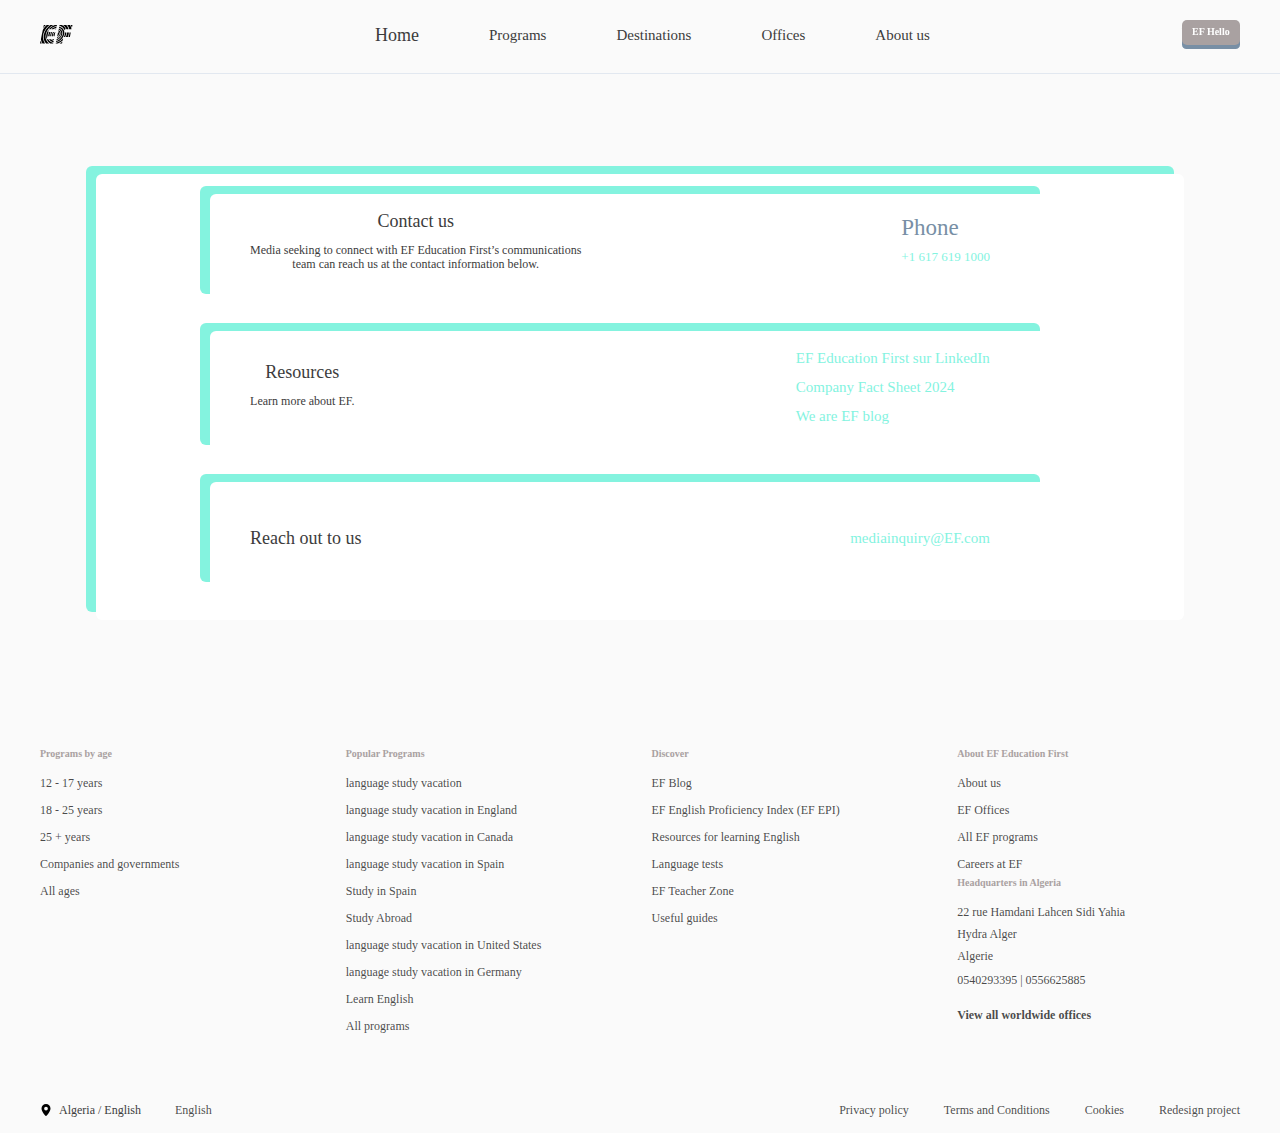
<file: press.html>
<!DOCTYPE html>
<html>

<head>
  <meta charSet="utf-8" />
  <meta http-equiv="x-ua-compatible" content="ie=edge" />
  <meta name="viewport" content="width=device-width, initial-scale=1, shrink-to-fit=no" />
 
  <style>
 .btn   {
    color: #84F3DF;
    text-decoration: none;
    
  }

      a.btn:hover{
    color:rgb(140 230 138);
  }
    * {
      margin: 0;
      padding: 0;
      box-sizing: border-box;
      
    }

    

    .container {
      width: 85%;
      background: #fff;
      border-radius: 6px;
      padding: 20px 60px 30px 40px;
      
       box-shadow: -10px -8px 0px rgb(132,243,223);
    }

    .container .content {
      display: flex;
      align-items: center;
      justify-content: space-between;
    }

    .container .content .left-side {
      width: 25%;
      height: 100%;
      display: flex;
      flex-direction: column;
      align-items: center;
      justify-content: center;
      margin-top: 15px;
      position: relative;
    }

    .content .left-side::before {
      content: '';
      position: absolute;
      height: 70%;
      width: 2px;
      right: -15px;
      top: 50%;
      transform: translateY(-50%);
      background: #afafb6;
    }

    .content .left-side .details {
      margin: 14px;
      text-align: center;
    }

    .content .left-side .details i {
      font-size: 30px;
      color: #ffffff;
      margin-bottom: 10px;
    }

    .content .left-side .details .topic {
      font-size: 18px;
      font-weight: 500;
    }

    .content .left-side .details .text-one,
    .content .left-side .details .text-two {
      font-size: 14px;
      color: #afafb6;
    }

    .container .content .right-side {
      width: 75%;
      margin-left: 75px;
    }

    .content .right-side  {
      font-size: 23px;
      font-weight: 600;
      color: #efeff0;
    }

    .right-side  {
      height: 50px;
      width: 100%;
      margin: 12px 0;
    }

    

    .right-side  {
      min-height: 110px;
    }

    .right-side  {
      padding-top: 6px;
    }

    .right-side  {
      display: inline-block;
      margin-top: 12px;
    }

    .right-side  {
      color: #fff;
      font-size: 18px;
      outline: none;
      border: none;
      padding: 8px 16px;
      border-radius: 6px;
      background: #fbf9ff;
      cursor: pointer;
      transition: all 0.3s ease;
    }

    .centerr{
      margin-top: 100px;
    }
    
    @media (max-width: 950px) {
      .container {
        width: 90%;
        padding: 30px 40px 40px 35px;
      }

      .container .content .right-side {
        width: 75%;
        margin-left: 55px;
      }
    }

    @media (max-width: 820px) {
      .container {
        margin: 40px 0;
        height: 100%;
      }

      .container .content {
        flex-direction: column-reverse;
      }

      .container .content .left-side {
        width: 100%;
        flex-direction: row;
        margin-top: 40px;
        justify-content: center;
        flex-wrap: wrap;
      }

      .container .content .left-side::before {
        display: none;
      }

      .container .content .right-side {
        width: 100%;
        margin-left: 0;
      }
    }
  </style>


  <title data-react-helmet="true">Contact Us</title>
<link rel="stylesheet" href="style2.css">
<link rel="stylesheet" href="style3.css">
<link rel="stylesheet" href="/stylek.css">
<link rel="icon" href="/logo.png" type="image/png">

</head>

<body>
<header class="header">
  <nav class="main-navbar flex-center-between ">
    <div><a class="gsf-logo" href="/index.html" class="nav-link">

        <svg version="1.0" xmlns="http://www.w3.org/2000/svg" width="100px" height="100px"
          viewBox="0 0 750.000000 429.000000" preserveAspectRatio="xMidYMid meet">

          <g transform="translate(0.000000,429.000000) scale(0.100000,-0.100000)" fill="#000000" stroke="none">
            <path d="M862 4178 c-12 -62 -46 -229 -76 -370 -29 -142 -52 -258 -51 -258 2
                  0 40 52 84 115 111 156 254 333 401 493 l121 132 -228 0 -229 0 -22 -112z" />
            <path d="M1500 4241 c-135 -119 -414 -445 -578 -674 -79 -112 -220 -336 -260
                  -413 -14 -27 -96 -405 -236 -1087 l-216 -1047 16 -88 c25 -145 64 -300 111
                  -437 45 -129 155 -371 206 -452 l27 -43 315 0 c174 0 315 4 315 9 0 5 -7 14
                  -16 22 -37 30 -181 263 -249 403 -109 222 -170 413 -216 671 -30 172 -37 516
                  -14 715 77 673 376 1321 879 1909 120 141 325 346 461 461 61 51 112 94 114
                  96 2 2 -133 4 -300 4 l-304 0 -55 -49z" />
            <path d="M2310 4223 c-304 -236 -603 -544 -827 -850 -159 -219 -323 -507 -422
                  -746 -97 -233 -180 -546 -211 -787 -40 -314 -15 -673 67 -965 84 -302 251
                  -617 440 -833 l38 -43 372 3 372 3 -99 74 c-367 272 -632 693 -725 1153 -68
                  340 -52 679 49 1049 215 781 859 1548 1634 1944 62 31 112 59 112 61 0 2 -161
                  4 -357 4 l-358 -1 -85 -66z" />
            <path d="M3410 4251 c-352 -127 -656 -306 -955 -563 -109 -94 -292 -278 -354
                  -357 l-33 -41 182 0 182 0 111 106 c352 336 791 568 1227 649 52 10 97 19 98
                  21 2 1 12 42 23 91 11 48 21 98 24 111 l5 22 -202 -1 -203 0 -105 -38z" />
            <path d="M4502 4178 c-12 -62 -18 -115 -14 -119 4 -3 36 -12 71 -18 154 -30
                  371 -123 529 -228 109 -72 305 -267 390 -388 70 -98 171 -292 198 -379 10 -31
                  20 -56 23 -56 4 0 20 66 36 148 l31 147 92 3 c70 2 92 6 92 17 0 24 -107 227
                  -166 315 -193 289 -458 511 -758 635 l-85 35 -208 0 -209 0 -22 -112z" />
            <path d="M5291 4286 c2 -2 53 -37 114 -77 117 -78 296 -243 396 -365 116 -142
                  207 -297 302 -516 l17 -38 240 0 240 0 -6 28 c-71 299 -274 683 -488 920 l-48
                  52 -386 0 c-212 0 -383 -2 -381 -4z" />
            <path d="M6321 4198 c177 -231 311 -500 394 -787 l33 -116 261 -3 261 -2 -5
                  22 c-2 13 -9 52 -15 88 -42 248 -153 567 -278 802 l-47 88 -337 0 -337 0 70
                  -92z" />
            <path d="M7150 4168 c69 -145 149 -358 180 -481 13 -48 25 -86 26 -84 2 2 33
                  146 69 321 36 175 68 329 71 342 l6 24 -205 0 -206 0 59 -122z" />
            <path d="M4445 3892 c-12 -48 -55 -265 -55 -277 0 -7 32 -23 73 -35 100 -30
                  259 -110 342 -172 155 -117 278 -268 365 -451 234 -490 118 -1111 -305 -1632
                  -194 -239 -428 -428 -693 -560 -102 -51 -326 -134 -362 -135 -8 0 -21 -4 -28
                  -9 -13 -8 -75 -271 -66 -280 7 -7 113 19 228 56 531 170 984 518 1309 1005
                  173 258 282 516 338 797 29 145 36 399 15 536 -89 582 -526 1050 -1089 1168
                  l-66 14 -6 -25z" />
            <path d="M3685 3881 c-215 -56 -433 -148 -623 -263 -97 -58 -287 -200 -372
                  -277 l-55 -50 194 -1 194 0 95 61 c169 110 401 209 595 254 32 7 61 16 64 19
                  4 3 63 269 63 283 0 9 -55 -1 -155 -26z" />
            <path d="M3660 3443 c-107 -30 -275 -97 -326 -129 l-39 -24 210 3 209 2 17 85
                  c10 47 16 86 16 86 -1 1 -40 -9 -87 -23z" />
            <path d="M4326 3329 c-15 -72 -26 -132 -24 -133 2 -1 39 -19 82 -40 228 -106
                  402 -307 479 -552 65 -206 50 -449 -43 -681 -108 -268 -363 -567 -625 -730
                  -70 -44 -229 -120 -291 -140 l-51 -16 -27 -125 c-14 -69 -24 -128 -21 -131 10
                  -10 173 51 294 109 385 187 721 528 903 916 179 382 188 795 25 1119 -68 136
                  -204 296 -322 380 -95 68 -286 155 -338 155 -9 0 -22 -41 -41 -131z" />
            <path d="M1954 3143 c-149 -197 -311 -494 -393 -719 -47 -129 -93 -299 -118
                  -434 -25 -137 -25 -536 0 -670 71 -382 236 -702 500 -968 136 -139 263 -230
                  444 -321 l62 -31 291 0 290 0 5 23 c3 12 11 52 19 88 l13 67 -86 17 c-438 86
                  -829 372 -1038 756 l-38 69 -167 0 c-128 0 -168 3 -168 13 1 6 29 152 63 322
                  62 307 63 310 89 313 l25 3 6 152 c9 245 69 486 185 745 l50 112 -39 0 c-21 0
                  -39 4 -39 8 0 5 25 125 55 267 30 142 53 260 51 262 -2 2 -30 -31 -62 -74z" />
            <path d="M4260 2993 c-7 -32 -18 -86 -25 -120 l-12 -63 41 -24 c103 -61 205
                  -199 248 -336 32 -105 32 -281 0 -393 -71 -249 -268 -479 -518 -605 l-60 -30
                  -23 -107 c-12 -59 -20 -109 -18 -111 9 -10 164 69 255 130 282 187 500 471
                  584 761 31 108 33 356 4 450 -54 175 -183 348 -327 438 -45 29 -122 67 -135
                  67 -1 0 -8 -26 -14 -57z" />
            <path d="M2101 2576 c-129 -263 -192 -500 -207 -783 l-7 -123 164 0 164 0 1
                  168 c0 117 5 194 18 257 26 137 93 326 162 463 l62 122 -153 0 -152 0 -52
                  -104z" />
            <path d="M2593 2623 c-55 -86 -137 -265 -172 -375 -53 -167 -81 -380 -67 -512
                  l8 -66 130 0 130 0 -6 23 c-4 12 -10 83 -13 157 -9 214 26 370 128 578 28 57
                  75 136 105 177 l53 75 -130 0 -129 0 -37 -57z" />
            <path d="M3022 2618 c-127 -162 -207 -316 -248 -475 -31 -120 -41 -274 -25
                  -368 20 -115 5 -105 148 -105 115 0 125 1 118 18 -56 134 -70 303 -36 445 40
                  170 131 325 274 467 l80 80 -130 0 -131 0 -50 -62z" />
            <path d="M4185 2638 c-18 -77 -213 -1033 -211 -1035 9 -10 154 107 219 177 62
                  65 88 104 127 184 117 242 98 468 -54 634 -55 59 -74 69 -81 40z" />
            <path d="M3460 2592 c-82 -61 -205 -192 -249 -265 -67 -113 -110 -256 -111
                  -365 0 -73 25 -177 58 -237 l27 -50 79 0 80 0 91 450 c50 248 94 465 98 483 4
                  17 3 32 -1 32 -4 0 -36 -22 -72 -48z" />
            <path d="M5757 2402 c-7 -141 -43 -329 -92 -478 -36 -111 -121 -310 -156 -367
                  -10 -18 -19 -35 -19 -39 0 -5 71 -8 158 -8 l159 0 48 102 c122 259 225 648
                  225 851 l0 57 -158 0 -159 0 -6 -118z" />
            <path d="M6225 2453 c-30 -305 -98 -577 -210 -835 -25 -57 -45 -104 -45 -105
                  0 -2 98 -3 219 -3 l218 0 31 73 c108 258 193 596 218 865 l7 72 -216 0 -215 0
                  -7 -67z" />
            <path d="M6806 2493 c-2 -16 -8 -59 -11 -98 -8 -87 -49 -313 -76 -420 -27
                  -106 -92 -306 -129 -395 l-29 -70 167 0 167 0 101 505 101 505 -143 0 -142 0
                  -6 -27z" />
            <path d="M5255 1162 c-177 -230 -453 -482 -700 -637 -226 -143 -533 -267 -791
                  -320 -43 -9 -80 -18 -82 -20 -4 -3 -41 -163 -42 -177 0 -5 108 -8 239 -8 l239
                  0 111 45 c304 122 611 314 862 538 159 143 141 106 204 412 30 148 54 272 53
                  276 -2 5 -43 -45 -93 -109z" />
            <path d="M2091 980 c45 -79 150 -208 236 -291 154 -145 321 -246 524 -313 104
                  -35 234 -64 244 -54 5 4 65 293 62 293 -242 64 -418 160 -584 320 l-88 85
                  -208 0 -208 0 22 -40z" />
            <path d="M2700 1014 c0 -9 39 -40 119 -96 131 -90 352 -179 371 -149 8 13 50
                  214 50 239 0 9 -61 12 -270 12 -148 0 -270 -3 -270 -6z" />
            <path d="M70 344 c-35 -170 -65 -317 -68 -326 -4 -17 10 -18 197 -18 l201 0
                  -49 98 c-71 141 -128 281 -168 407 -19 60 -38 118 -42 129 -4 12 -30 -94 -71
                  -290z" />
            <path d="M5130 428 c-123 -110 -357 -271 -545 -374 l-90 -49 294 -3 c162 -1
                  295 -1 297 1 6 6 94 442 92 453 -2 7 -23 -6 -48 -28z" />
          </g>
        </svg></a></div>
    <div>

      <ul class="nav-menu ">
        <li class="nav-menu-item has-submenu nav-item"> <a href="/index.html" style="font-size: 1.8rem;"
            class="nav-link"><button><span>Home</span></button></a>

        </li>
        <li class="nav-menu-item has-submenu nav-item"><a href="/program.html" style="font-size: 1.5rem;"
            class="nav-link"><button><span>Programs</span></button></a>

        </li>
        <li class="nav-menu-item has-submenu nav-item"><a href="/countries.html" style="font-size: 1.5rem;"
            class="nav-link"><button><span>Destinations</span></button></a>

        </li>
        <li class="nav-menu-item has-submenu nav-item"><a href="/world.html"
            style="font-size: 1.5rem;"><button>Offices</button></a>
          <ul class="submenu-wrapper nav-item">
            <li><a class="sub" href="/world.html" target="_blank" class="nav-link" rel="noopener noreferrer"
                style="font-size: 1rem;">Worldwide Contacts</a></li>
            <li><a class="sub" href="/press.html" target="_blank" class="nav-link" rel="noopener noreferrer"
                style="font-size: 1rem;">Contact Us</a></li>



          </ul>
        </li>
        <li class="nav-menu-item has-submenu nav-item"> <a href="aboutus.html" class="nav-link"
            style="font-size: 1.5rem;"><button><span>About us</span></button></a>

        </li>


      </ul>
    </div>
    <div class="cta-wrapper flex-align-center "><a class="button"
        href="https://hello.ef.com/?_branch_match_id=1311422470420768259&_branch_referrer=H4sIAAAAAAAAA8soKSkottLXT03LSM3JyddLLCjQy8nMy9bPzneMjIwsjkh3TAIAby3rcyQAAAA%3D"><span
          style="background:var(--primary-dark)" class="button-edge"></span><span
          style="background:var(--primary);color:var(--white);font-weight:800" class="button-front">EF Hello</span></a>
    </div>
    <div class="hamburger">
      <span class="bar"></span>
      <span class="bar"></span>
      <span class="bar"></span>
    </div>
  </nav>
</header>
  <section >
    
 <div class="centerr">
        <div class="container">

          <div class="container">
            <div class="content">

              <div class="address details">
                
                <div class="topic" style=" text-align:center;font-size:1.8rem;">Contact us
                </div></br>
                <div class="text-one" style=" text-align:center;font-size:1.2rem;">
                  Media seeking to connect with EF Education First’s communications </br>team can reach us at the contact information below.</div>
                
              </div>
              <div class="phone details">
              <a  href="tel:+1 617 619 1000">
                <div class="topic" style="font-size:2.3rem;" >Phone</div></a></br>
                <div class="text-one" style="font-size:1.3rem;"><a class="btn" class="office__tel no__rtl" href="tel:+1 617 619 1000">+1 617 619 1000</a></div>
              
              </div>
              
            </div>

          </div>
          </br></br>
          <div class="container">
            <div class="content">

              <div class="address details" style=" text-align:center;font-size:1.8rem;">
             
                <div class="topic">Resources
                </div> </br>
                <div class="text-one" style=" text-align:center;font-size:1.2rem;">
                  Learn more about EF.
                </div>

                

              </div></br>
              <div class="phone details">
        
                <a class="btn"href="https://www.linkedin.com/company/ef-education-first/?utm_source=google.com&utm_medium=organic">
                <div class="text-one" style="font-size:1.5rem;">EF Education First sur LinkedIn</div></a>
                </br>
                <a class="btn" href="https://a.storyblok.com/f/102671/x/cc10f887ca/ef-2024-fact-sheet.pdf?cv=1710167968217"><div class="text-one" style="font-size:1.5rem;">Company Fact Sheet 2024</div></a>
                </br>
                <a class="btn" href="https://careers.ef.com/we-are-ef/">
                  <div class="text-one" style="font-size:1.5rem;">We are EF blog</div>
                </a>
              </div>





            </div>

          </div>
</br></br>
<div class="container">
  </br></br>
  <div class="content">

    <div class="address details" style=" text-align:center;font-size:1.8rem;">

      <div class="topic">Reach out to us
      </div> </br>

    </div></br>
    <div class="phone details">

      <a class="btn"
        href=mailto:“mediainquiry@EF.com”>
        <div class="text-one" style="font-size:1.5rem;">mediainquiry@EF.com</div>
      </a>
      </br>
      
    </div>





  </div>

</div>



        </div>
    </div>
</section>

  <footer class="cefcom-footer">
    <span></span>
    <div class="cefcom-footer-container">
      <section data-clicksubregion="footer-section-top" class="footer-section-top">
        <div class="cefcom-footer-row -y-center -x-center u-mb-xxl">
  
        </div>
      </section>
      <section data-clicksubregion="footer-section-middle" class="footer-section-middle">
        <div class="footer-section-middle__container -sections" data-cy="columns-wrapper">
          <div class="footer-section-middle__col -s-12 -m-6 -l-2.4" data-cy="columns">
            <div>
              <h4 class="cefcom-footer__title" data-dd-toggle="footer-block-1" data-dd-breakpoints="s"
                aria-expanded="false">
                <span>Programs by age</span>
              </h4>
              <span data-dd="footer-block-1" aria-hidden="true">
                <ul class="cefcom-list -small cefcom-footer__list">
                  <li class="cefcom-list__item">
                    <a href="/program.html#young" class="cefcom-footer__link" data-info="mid">12 - 17 years</a>
                  </li>
                  <li class="cefcom-list__item">
                    <a href="/program.html#uni" class="cefcom-footer__link" data-info="high">18 - 25 years</a>
                  </li>
  
                  <li class="cefcom-list__item">
                    <a href="/program.html#youngadult" class="cefcom-footer__link" data-info="prof">25 + years</a>
                  </li>
  
                  <li class="cefcom-list__item">
                    <a href="/program.html#business" class="cefcom-footer__link" data-info="corp">Companies and
                      governments</a>
                  </li>
                  <li class="cefcom-list__item">
                    <a href="/program.html" class="cefcom-footer__link" data-info="footer-all-ages-pg">All ages</a>
                  </li>
                </ul>
              </span>
            </div>
          </div>
          <div class="footer-section-middle__col -s-12 -m-6 -l-2.4" data-cy="columns">
            <div>
              <h4 class="cefcom-footer__title" data-dd-toggle="footer-block-2" data-dd-breakpoints="s"
                aria-expanded="false">
                <span>Popular Programs</span>
              </h4>
              <span data-dd="footer-block-2" aria-hidden="true">
                <ul class="cefcom-list -small cefcom-footer__list">
                  <li class="cefcom-list__item">
                    <a href="https://www.ef.dz/fr/pg/sejour-linguistique/" class="cefcom-footer__link"
                      data-info="link-1">language study vacation</a>
                  </li>
                  <li class="cefcom-list__item">
                    <a href="https://www.ef.dz/fr/pg/sejour-linguistique/angleterre/" class="cefcom-footer__link"
                      data-info="link-2">language study vacation in England</a>
                  </li>
                  <li class="cefcom-list__item">
                    <a href="https://www.ef.dz/fr/pg/etudier-etranger/canada/" class="cefcom-footer__link"
                      data-info="link-3">language study vacation in
                      Canada</a>
                  </li>
                  <li class="cefcom-list__item">
                    <a href="https://www.ef.dz/fr/pg/sejour-linguistique/espagne/" class="cefcom-footer__link"
                      data-info="link-4">language study vacation in Spain
              </Span></a>
              </li>
  
              <li class="cefcom-list__item">
                <a href="https://www.ef.dz/fr/pg/etudier-etranger/espagne/" class="cefcom-footer__link"
                  data-info="link-6">Study
                  in Spain</a>
              </li>
              <li class="cefcom-list__item">
                <a href="https://www.ef.dz/fr/pg/etudier-etranger/" class="cefcom-footer__link" data-info="link-7">Study
                  Abroad</a>
              </li>
              <li class="cefcom-list__item">
                <a href="https://www.ef.dz/fr/pg/sejour-linguistique/usa/" class="cefcom-footer__link"
                  data-info="link-8">language
                  study vacation in United States</a>
              </li>
              <li class="cefcom-list__item">
                <a href="https://www.ef.dz/fr/pg/sejour-linguistique/allemagne/" class="cefcom-footer__link"
                  data-info="link-9">language study vacation in Germany</a>
              </li>
              <li class="cefcom-list__item">
                <a href="https://www.ef.dz/fr/apprendre-anglais/" class="cefcom-footer__link" data-info="link-10">Learn
                  English</a>
              </li>
              <li class="cefcom-list__item">
                <a href="/program.html" class="cefcom-footer__link" data-info="all-programmes">All programs</a>
              </li>
              </ul>
              </span>
            </div>
          </div>
          <div class="footer-section-middle__col -s-12 -m-6 -l-2.4" data-cy="columns">
            <div>
              <h4 class="cefcom-footer__title" data-dd-toggle="footer-block-3" data-dd-breakpoints="s"
                aria-expanded="false">
                <span>Discover</span>
              </h4>
              <span data-dd="footer-block-3" aria-hidden="true">
                <ul class="cefcom-list -small cefcom-footer__list">
                  <li class="cefcom-list__item">
                    <a href="https://www.ef.dz/fr/blog/" class="cefcom-footer__link" data-info="footer_blog">EF Blog</a>
                  </li>
                  <li class="cefcom-list__item">
                    <a href="https://www.ef.dz/fr/epi/" class="cefcom-footer__link" data-info="footer_epi">EF English
                      Proficiency Index
                      (EF EPI)</a>
                  </li>
                  <li class="cefcom-list__item">
                    <a href="https://www.ef.dz/fr/ressources-anglais/" class="cefcom-footer__link"
                      data-info="footer_english-resources_english-grammar">Resources for learning English</a>
                  </li>
                  <li class="cefcom-list__item">
                    <a href="https://www.ef.dz/fr/test/" class="cefcom-footer__link" data-info="footer_test">Language
                      tests</a>
                  </li>
                  <li class="cefcom-list__item">
                    <a href="https://www.ef.dz/fr/tz/" class="cefcom-footer__link" data-info="footer_tz">EF Teacher
                      Zone</a>
                  </li>
                  <li class="cefcom-list__item">
                    <a href="https://www.ef.dz/fr/guides/" class="cefcom-footer__link" data-info="footer_guide">Useful
                      guides</a>
                  </li>
                </ul>
              </span>
            </div>
          </div>
          <div class="footer-section-middle__col -s-12 -m-6 -l-2.4" data-cy="columns">
            <div>
              <h4 class="cefcom-footer__title" data-dd-toggle="footer-block-4" data-dd-breakpoints="s"
                aria-expanded="false">
                <span>About EF Education First</span>
              </h4>
              <span data-dd="footer-block-4" aria-hidden="true">
                <ul class="cefcom-list -small cefcom-footer__list">
                  <li class="cefcom-list__item">
                    <a href="/aboutus.html" class="cefcom-footer__link" data-info="footer_about-us">About us</a>
                  </li>
                  <li class="cefcom-list__item">
                    <a href="/world.html" class="cefcom-footer__link" data-info="footer_contact">EF Offices</a>
                  </li>
                  <li class="cefcom-list__item">
                    <a href="/program.html" class="cefcom-footer__link" data-info="all">All EF programs</a>
                  </li>
                  <li class="cefcom-list__item">
                    <a href="https://careers.ef.com/" class="cefcom-footer__link" data-info="footer_careers">Careers at
                      EF</a>
                  </li>
                </ul>
              </span>
            </div>
            <div>
              <h4 class="cefcom-footer__title" data-dd-toggle="footer-block-4" data-dd-breakpoints="s"
                aria-expanded="false">
                <span class="footer-office-section">
                  <!-- -->Headquarters in Algeria</span>
              </h4>
              <span data-dd="footer-block-4" aria-hidden="true">
                <ul class="cefcom-list -small cefcom-footer__list">
                  <li class="cefcom-list__item">
                    22 rue Hamdani Lahcen Sidi Yahia<br />
                    Hydra Alger<br />
                    Algerie
                  </li>
                  <li class="cefcom-list__item cefcom-footer__office-contact-number">
                    <a class="cefcom-footer__link" href="tel:+0041434304150">0540293395 | 0556625885</a>
                  </li>
                  <li class="cefcom-list__item cefcom-footer__contact-page-link">
                    <a class="cefcom-footer__link contact-link" href="world.html">View all worldwide offices</a>
                  </li>
                </ul>
              </span>
            </div>
          </div>
        </div>
      </section>
      <section data-clicksubregion="footer-section-bottom" class="footer-section-bottom">
        <div class="cefcom-footer-row cefcom-footer__bottom-links cefcom-toggle-market">
          <div class="cefcom-footer-col cefcom-footer__toggle-links">
            <div class="cefcom-footer__country-selector" data-cy="change-country-selector">
              <a class="cefcom-footer__link" data-dd-toggle="languages" aria-label=""><span
                  class="-flag-img -flag-WE"></span>Algeria / English</a>
            </div>
            <span class="cefcom-footer__lang-selector"><span class="cefcom-language-toggle">
                <div class="cefcom-footer__language-toggle-button" data-cy="toggle-links">
                  English<span class="cefcom-footer__chevron-down"></span>
                </div>
                <div class="cefcom-footer__language-toggle-menu hidden" data-cy="toggle-links-menu">
                  <ul>
                    <li>
                      <a href="https://www.ef.com/wwfr/">Français</a>
                    </li>
                    <li>
                      <a href="https://www.ef.com/wwes/">Español</a>
                    </li>
                    <li>
                      <a href="https://www.ef.com/wwar/">العربية
                      </a>
                    </li>
                    <li>
                      <a href="https://www.ef.com/wwpt/">Português</a>
                    </li>
                    <li>
                      <a href="https://www.ef.com/wwru/">Русский</a>
                    </li>
                  </ul>
                </div>
              </span></span>
          </div>
          <div class="cefcom-footer-col cefcom-footer__privacy-links">
            <ul class="cefcom-list cefcom-footer__list">
              <li class="cefcom-list__item" data-cy="legal-links">
                <a href="/wwen/legal/privacy-policy/" class="cefcom-footer__link">Privacy policy</a>
              </li>
              <li class="cefcom-list__item" data-cy="legal-links">
                <a href="/wwen/legal/terms-and-conditions/" class="cefcom-footer__link">Terms and Conditions</a>
              </li>
              <li class="cefcom-list__item" data-cy="legal-links">
                <a href="/wwen/legal/cookie-policy/" class="cefcom-footer__link">Cookies</a>
              </li>
              <li class="cefcom-list__item" data-cy="copyright-links">
                <a href="/wwen/legal/contact-us/" class="cefcom-footer__link">Redesign project</a>
              </li>
            </ul>
          </div>
          <div class="cefcom-footer__country-popup u-pt-l hidden" data-cy="change-country-popup">
            <span class="cefcom-footer__close-icon"></span>
            <h5 class="mt">Choose location</h5>
            <div class="cefcom-footer__choose-country-popup-container">
              <div class="cefcom-footer__country-column">
                <h4 class="cefcom-footer__title">
                  North America
                </h4>
                <ul class="cefcom-list cefcom-footer__list">
                  <li class="cefcom-list__item">
                    <a href="https://www.ef.com/ca/" class="cefcom-footer__link"><span
                        class="-flag-img -flag-CA"></span>Canada / English</a>
                  </li>
                  <li class="cefcom-list__item">
                    <a href="https://www.ef.com/cafr/" class="cefcom-footer__link"><span
                        class="-flag-img -flag-FC"></span>Canada / Français</a>
                  </li>
                  <li class="cefcom-list__item">
                    <a href="https://www.ef.com.mx/" class="cefcom-footer__link"><span
                        class="-flag-img -flag-MX"></span>México / Español</a>
                  </li>
                  <li class="cefcom-list__item">
                    <a href="https://www.ef.edu/" class="cefcom-footer__link"><span
                        class="-flag-img -flag-US"></span>United States / English</a>
                  </li>
                </ul>
              </div>
              <div class="cefcom-footer__country-column">
                <h4 class="cefcom-footer__title">
                  Central and South America
                </h4>
                <ul class="cefcom-list cefcom-footer__list">
                  <li class="cefcom-list__item">
                    <a href="https://www.ef.com.ar/" class="cefcom-footer__link"><span
                        class="-flag-img -flag-AR"></span>Argentina / Español</a>
                  </li>
                  <li class="cefcom-list__item">
                    <a href="https://www.ef.com.br/" class="cefcom-footer__link"><span
                        class="-flag-img -flag-BR"></span>Brasil / Português</a>
                  </li>
                  <li class="cefcom-list__item">
                    <a href="https://www.ef.com/cl/" class="cefcom-footer__link"><span
                        class="-flag-img -flag-CL"></span>Chile / Español</a>
                  </li>
                  <li class="cefcom-list__item">
                    <a href="https://www.ef.com.co/" class="cefcom-footer__link"><span
                        class="-flag-img -flag-CO"></span>Colombia / Español</a>
                  </li>
                  <li class="cefcom-list__item">
                    <a href="https://www.ef.com.ec/" class="cefcom-footer__link"><span
                        class="-flag-img -flag-EC"></span>Ecuador / Español</a>
                  </li>
                  <li class="cefcom-list__item">
                    <a href="https://www.ef.com.pa/" class="cefcom-footer__link"><span
                        class="-flag-img -flag-PA"></span>Panamá / Español</a>
                  </li>
                  <li class="cefcom-list__item">
                    <a href="https://www.ef.com.pe/" class="cefcom-footer__link"><span
                        class="-flag-img -flag-PE"></span>Perú / Español</a>
                  </li>
                  <li class="cefcom-list__item">
                    <a href="https://www.ef.co.ve/" class="cefcom-footer__link"><span
                        class="-flag-img -flag-VE"></span>Venezuela / Español</a>
                  </li>
                </ul>
              </div>
              <div class="cefcom-footer__country-column">
                <h4 class="cefcom-footer__title">Europe</h4>
                <ul class="cefcom-list cefcom-footer__list">
                  <li class="cefcom-list__item">
                    <a href="https://www.ef.at/" class="cefcom-footer__link"><span
                        class="-flag-img -flag-AT"></span>Österreich / Deutsch</a>
                  </li>
                  <li class="cefcom-list__item">
                    <a href="https://www.ef.com/az/" class="cefcom-footer__link"><span
                        class="-flag-img -flag-AZ"></span>Azerbaijan / Azərbaycanlı</a>
                  </li>
                  <li class="cefcom-list__item">
                    <a href="https://www.ef.be/fr/" class="cefcom-footer__link"><span
                        class="-flag-img -flag-BE"></span>Belgique / Français</a>
                  </li>
                  <li class="cefcom-list__item">
                    <a href="https://www.ef.be/nl/" class="cefcom-footer__link"><span
                        class="-flag-img -flag-BX"></span>België / Nederlands</a>
                  </li>
                  <li class="cefcom-list__item">
                    <a href="https://www.ef-czech.cz/" class="cefcom-footer__link"><span
                        class="-flag-img -flag-CZ"></span>Česká republika / Čeština</a>
                  </li>
                  <li class="cefcom-list__item">
                    <a href="https://www.ef-danmark.dk/" class="cefcom-footer__link"><span
                        class="-flag-img -flag-DK"></span>Danmark / Dansk</a>
                  </li>
                  <li class="cefcom-list__item">
                    <a href="https://www.ef.de/" class="cefcom-footer__link"><span
                        class="-flag-img -flag-DE"></span>Deutschland / Deutsch</a>
                  </li>
                  <li class="cefcom-list__item">
                    <a href="https://www.ef.com.es/" class="cefcom-footer__link"><span
                        class="-flag-img -flag-ES"></span>España / Español</a>
                  </li>
                  <li class="cefcom-list__item">
                    <a href="https://www.ef.fr/" class="cefcom-footer__link"><span
                        class="-flag-img -flag-FR"></span>France / Français</a>
                  </li>
                  <li class="cefcom-list__item">
                    <a href="https://www.ef-italia.it/" class="cefcom-footer__link"><span
                        class="-flag-img -flag-IT"></span>Italia / Italiano</a>
                  </li>
                  <li class="cefcom-list__item">
                    <a href="https://www.ef.lv/" class="cefcom-footer__link"><span
                        class="-flag-img -flag-LV"></span>Latvija / Latviešu</a>
                  </li>
                  <li class="cefcom-list__item">
                    <a href="https://www.ef.lu/fr/" class="cefcom-footer__link"><span
                        class="-flag-img -flag-LU"></span>Luxembourg (Français)</a>
                  </li>
                  <li class="cefcom-list__item">
                    <a href="https://www.ef.co.hu/" class="cefcom-footer__link"><span
                        class="-flag-img -flag-HU"></span>Magyarország / Magyar</a>
                  </li>
                  <li class="cefcom-list__item">
                    <a href="https://www.ef.nl/" class="cefcom-footer__link"><span
                        class="-flag-img -flag-NL"></span>Nederland / Nederlands</a>
                  </li>
                  <li class="cefcom-list__item">
                    <a href="https://www.ef.no/" class="cefcom-footer__link"><span class="-flag-img -flag-NO"></span>Norge
                      / Norsk</a>
                  </li>
                  <li class="cefcom-list__item">
                    <a href="https://www.ef.pl/" class="cefcom-footer__link"><span
                        class="-flag-img -flag-PL"></span>Polska / Polski</a>
                  </li>
                  <li class="cefcom-list__item">
                    <a href="https://www.ef.edu.pt/" class="cefcom-footer__link"><span
                        class="-flag-img -flag-PT"></span>Portugal / Português</a>
                  </li>
                  <li class="cefcom-list__item">
                    <a href="https://www.ef.ro/" class="cefcom-footer__link"><span
                        class="-flag-img -flag-RO"></span>România / Română</a>
                  </li>
                  <li class="cefcom-list__item">
                    <a href="https://www.ef.ru/" class="cefcom-footer__link"><span
                        class="-flag-img -flag-RU"></span>Россия / Русский</a>
                  </li>
                  <li class="cefcom-list__item">
                    <a href="https://www.efswiss.ch/de/" class="cefcom-footer__link"><span
                        class="-flag-img -flag-CS"></span>Schweiz / Deutsch</a>
                  </li>
                  <li class="cefcom-list__item">
                    <a href="https://www.efswiss.ch/fr/" class="cefcom-footer__link"><span
                        class="-flag-img -flag-CH"></span>Suisse / Français</a>
                  </li>
                  <li class="cefcom-list__item">
                    <a href="https://www.ef-slovakia.sk/" class="cefcom-footer__link"><span
                        class="-flag-img -flag-SK"></span>Slovensko / Slovenský</a>
                  </li>
                  <li class="cefcom-list__item">
                    <a href="https://www.ef.fi/" class="cefcom-footer__link"><span class="-flag-img -flag-FI"></span>Suomi
                      / Suomi</a>
                  </li>
                  <li class="cefcom-list__item">
                    <a href="https://www.ef.si/" class="cefcom-footer__link"><span
                        class="-flag-img -flag-SI"></span>Slovenija / Slovenščina</a>
                  </li>
                  <li class="cefcom-list__item">
                    <a href="https://www.ef.se/" class="cefcom-footer__link"><span
                        class="-flag-img -flag-SE"></span>Sverige / Svenska</a>
                  </li>
                  <li class="cefcom-list__item">
                    <a href="https://www.efswiss.ch/it/" class="cefcom-footer__link"><span
                        class="-flag-img -flag-CT"></span>Svizzera / Italiano</a>
                  </li>
                  <li class="cefcom-list__item">
                    <a href="https://www.ef.com.tr/" class="cefcom-footer__link"><span
                        class="-flag-img -flag-TR"></span>Türkiye / Türk</a>
                  </li>
                  <li class="cefcom-list__item">
                    <a href="https://www.ef.co.uk/" class="cefcom-footer__link"><span
                        class="-flag-img -flag-GB"></span>United Kingdom / English</a>
                  </li>
                </ul>
              </div>
              <div class="cefcom-footer__country-column">
                <h4 class="cefcom-footer__title">
                  Middle East and Africa
                </h4>
                <ul class="cefcom-list cefcom-footer__list">
                  <li class="cefcom-list__item">
                    <a href="https://www.ef.dz/fr/" class="cefcom-footer__link"><span
                        class="-flag-img -flag-DZ"></span>Algérie / Français</a>
                  </li>
                  <li class="cefcom-list__item">
                    <a href="https://www.ef.dz/ar/" class="cefcom-footer__link"><span
                        class="-flag-img -flag-DX"></span>Algeria / عربي</a>
                  </li>
                  <li class="cefcom-list__item">
                    <a href="https://www.ef.com/sa/" class="cefcom-footer__link"><span
                        class="-flag-img -flag-SA"></span>السعودية / عربي</a>
                  </li>
                  <li class="cefcom-list__item">
                    <a href="https://www.ef.com/saen/" class="cefcom-footer__link"><span
                        class="-flag-img -flag-SX"></span>Saudi Arabia / English</a>
                  </li>
                  <li class="cefcom-list__item">
                    <a href="https://www.ef.tn/fr/" class="cefcom-footer__link"><span
                        class="-flag-img -flag-TN"></span>Tunisia / Français</a>
                  </li>
                  <li class="cefcom-list__item">
                    <a href="https://www.ef.tn/ar/" class="cefcom-footer__link"><span
                        class="-flag-img -flag-TX"></span>Tunisia / عربي</a>
                  </li>
                </ul>
              </div>
              <div class="cefcom-footer__country-column">
                <h4 class="cefcom-footer__title">
                  Asia and Oceania
                </h4>
                <ul class="cefcom-list cefcom-footer__list">
                  <li class="cefcom-list__item">
                    <a href="https://www.ef-australia.com.au/" class="cefcom-footer__link"><span
                        class="-flag-img -flag-AU"></span>Australia / English</a>
                  </li>
                  <li class="cefcom-list__item">
                    <a href="https://www.ef.com.cn/" class="cefcom-footer__link"><span
                        class="-flag-img -flag-CN"></span>中国大陆地区 / 简体中文</a>
                  </li>
                  <li class="cefcom-list__item">
                    <a href="https://www.ef.com.hk/" class="cefcom-footer__link"><span
                        class="-flag-img -flag-HK"></span>香港 / 繁體中文</a>
                  </li>
                  <li class="cefcom-list__item">
                    <a href="https://www.ef.co.id/" class="cefcom-footer__link"><span
                        class="-flag-img -flag-ID"></span>Indonesia / Bahasa Indonesia</a>
                  </li>
                  <li class="cefcom-list__item">
                    <a href="https://www.efjapan.co.jp/" class="cefcom-footer__link"><span
                        class="-flag-img -flag-JP"></span>日本 / 日本語</a>
                  </li>
                  <li class="cefcom-list__item">
                    <a href="https://www.ef.com/kz/" class="cefcom-footer__link"><span
                        class="-flag-img -flag-KZ"></span>Қазақстан / Русский</a>
                  </li>
                  <li class="cefcom-list__item">
                    <a href="https://www.ef.co.kr/" class="cefcom-footer__link"><span class="-flag-img -flag-KR"></span>한국
                      / 한국어</a>
                  </li>
                  <li class="cefcom-list__item">
                    <a href="https://www.ef.co.th/" class="cefcom-footer__link"><span
                        class="-flag-img -flag-TH"></span>ประเทศไทย / ภาษาไทย</a>
                  </li>
                  <li class="cefcom-list__item">
                    <a href="https://www.ef.com.tw/" class="cefcom-footer__link"><span
                        class="-flag-img -flag-TW"></span>台灣 / 繁體中文</a>
                  </li>
                  <li class="cefcom-list__item">
                    <a href="https://www.ef.com.vn/" class="cefcom-footer__link"><span
                        class="-flag-img -flag-VN"></span>Việt Nam / Tiếng Việt</a>
                  </li>
                </ul>
              </div>
              <div class="cefcom-footer__country-column">
                <h4 class="cefcom-footer__title">
                  Rest of the world
                </h4>
                <ul class="cefcom-list cefcom-footer__list">
                  <li class="cefcom-list__item">
                    <a href="https://www.ef.com/wwen/" class="cefcom-footer__link"><span
                        class="-flag-img -flag-WE"></span>Algérie / English</a>
                  </li>
  
                </ul>
              </div>
            </div>
          </div>
        </div>
      </section>
    </div>
  </footer>
</body>
<script src="/main.js"></script>

</html>
</file>
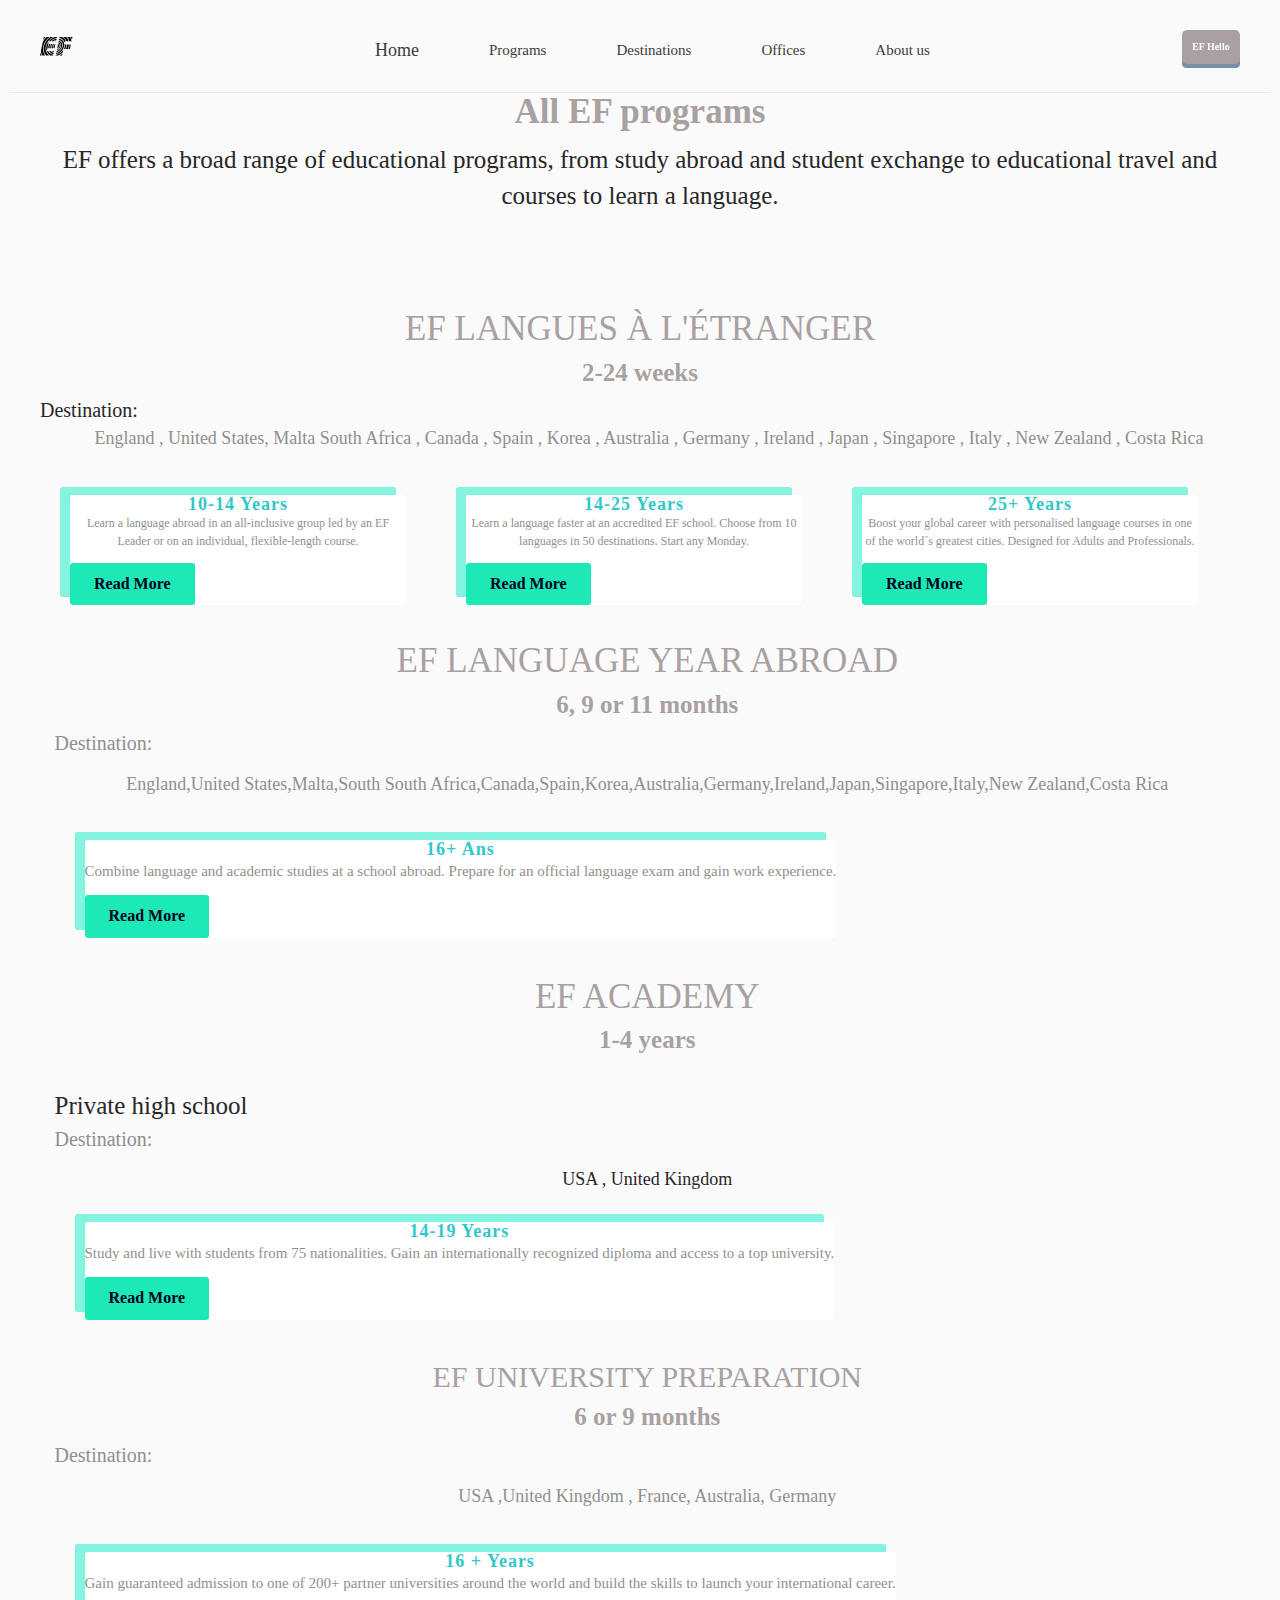
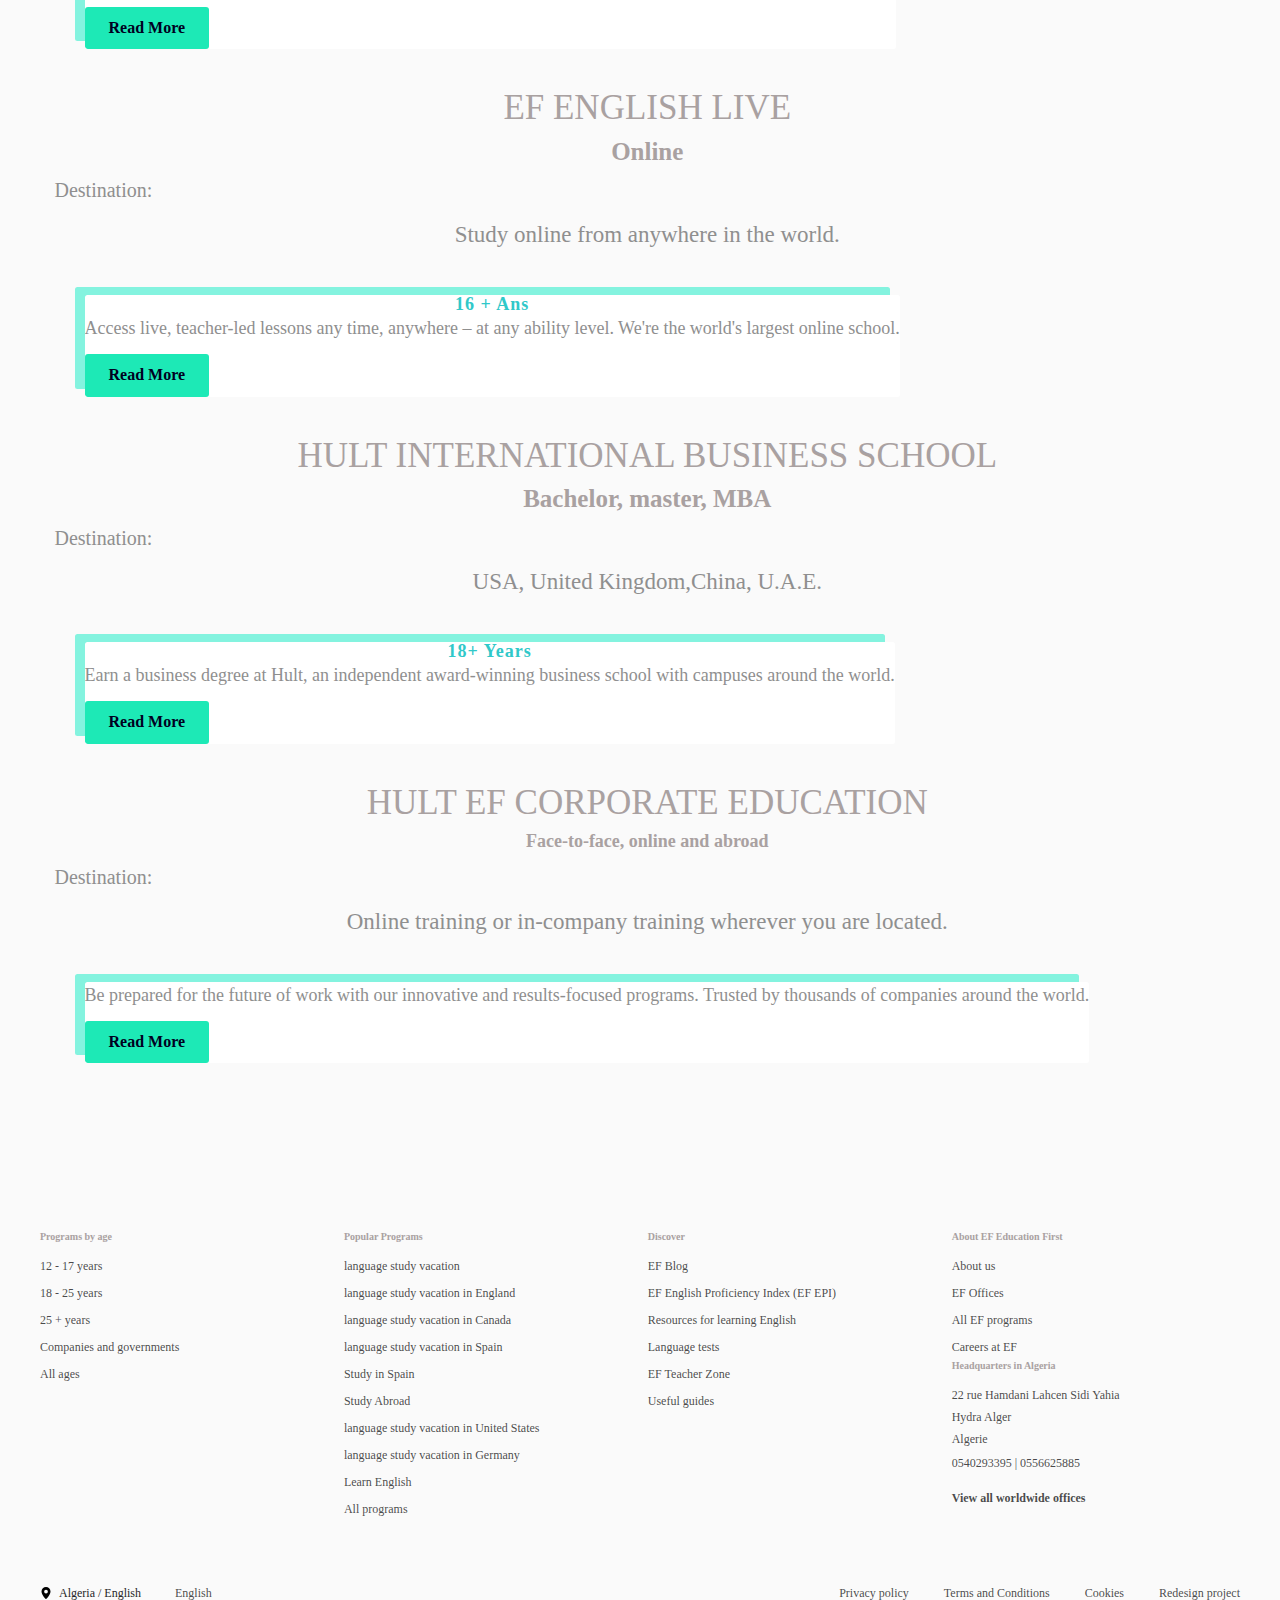
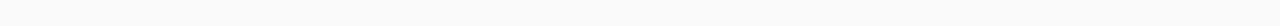
<file: program.html>
<!DOCTYPE html>
<html lang="en">
<head>
  <meta charset="UTF-8">
  <meta name="viewport" content="width=device-width, initial-scale=1.0">
  <title>Programs</title>
<link rel="stylesheet" href="style3.css">
<link rel="stylesheet" href="style1.css">
<link rel="stylesheet" href="style2.css">
<link rel="stylesheet" href="/stylek.css">
<link rel="icon" href="/logo.png" type="image/png">
</head>
<body>
<header class="header">
  <nav class="main-navbar flex-center-between ">
    <div><a class="gsf-logo" href="/index.html" class="nav-link">

        <svg version="1.0" xmlns="http://www.w3.org/2000/svg" width="100px" height="100px"
          viewBox="0 0 750.000000 429.000000" preserveAspectRatio="xMidYMid meet">

          <g transform="translate(0.000000,429.000000) scale(0.100000,-0.100000)" fill="#000000" stroke="none">
            <path d="M862 4178 c-12 -62 -46 -229 -76 -370 -29 -142 -52 -258 -51 -258 2
                  0 40 52 84 115 111 156 254 333 401 493 l121 132 -228 0 -229 0 -22 -112z" />
            <path d="M1500 4241 c-135 -119 -414 -445 -578 -674 -79 -112 -220 -336 -260
                  -413 -14 -27 -96 -405 -236 -1087 l-216 -1047 16 -88 c25 -145 64 -300 111
                  -437 45 -129 155 -371 206 -452 l27 -43 315 0 c174 0 315 4 315 9 0 5 -7 14
                  -16 22 -37 30 -181 263 -249 403 -109 222 -170 413 -216 671 -30 172 -37 516
                  -14 715 77 673 376 1321 879 1909 120 141 325 346 461 461 61 51 112 94 114
                  96 2 2 -133 4 -300 4 l-304 0 -55 -49z" />
            <path d="M2310 4223 c-304 -236 -603 -544 -827 -850 -159 -219 -323 -507 -422
                  -746 -97 -233 -180 -546 -211 -787 -40 -314 -15 -673 67 -965 84 -302 251
                  -617 440 -833 l38 -43 372 3 372 3 -99 74 c-367 272 -632 693 -725 1153 -68
                  340 -52 679 49 1049 215 781 859 1548 1634 1944 62 31 112 59 112 61 0 2 -161
                  4 -357 4 l-358 -1 -85 -66z" />
            <path d="M3410 4251 c-352 -127 -656 -306 -955 -563 -109 -94 -292 -278 -354
                  -357 l-33 -41 182 0 182 0 111 106 c352 336 791 568 1227 649 52 10 97 19 98
                  21 2 1 12 42 23 91 11 48 21 98 24 111 l5 22 -202 -1 -203 0 -105 -38z" />
            <path d="M4502 4178 c-12 -62 -18 -115 -14 -119 4 -3 36 -12 71 -18 154 -30
                  371 -123 529 -228 109 -72 305 -267 390 -388 70 -98 171 -292 198 -379 10 -31
                  20 -56 23 -56 4 0 20 66 36 148 l31 147 92 3 c70 2 92 6 92 17 0 24 -107 227
                  -166 315 -193 289 -458 511 -758 635 l-85 35 -208 0 -209 0 -22 -112z" />
            <path d="M5291 4286 c2 -2 53 -37 114 -77 117 -78 296 -243 396 -365 116 -142
                  207 -297 302 -516 l17 -38 240 0 240 0 -6 28 c-71 299 -274 683 -488 920 l-48
                  52 -386 0 c-212 0 -383 -2 -381 -4z" />
            <path d="M6321 4198 c177 -231 311 -500 394 -787 l33 -116 261 -3 261 -2 -5
                  22 c-2 13 -9 52 -15 88 -42 248 -153 567 -278 802 l-47 88 -337 0 -337 0 70
                  -92z" />
            <path d="M7150 4168 c69 -145 149 -358 180 -481 13 -48 25 -86 26 -84 2 2 33
                  146 69 321 36 175 68 329 71 342 l6 24 -205 0 -206 0 59 -122z" />
            <path d="M4445 3892 c-12 -48 -55 -265 -55 -277 0 -7 32 -23 73 -35 100 -30
                  259 -110 342 -172 155 -117 278 -268 365 -451 234 -490 118 -1111 -305 -1632
                  -194 -239 -428 -428 -693 -560 -102 -51 -326 -134 -362 -135 -8 0 -21 -4 -28
                  -9 -13 -8 -75 -271 -66 -280 7 -7 113 19 228 56 531 170 984 518 1309 1005
                  173 258 282 516 338 797 29 145 36 399 15 536 -89 582 -526 1050 -1089 1168
                  l-66 14 -6 -25z" />
            <path d="M3685 3881 c-215 -56 -433 -148 -623 -263 -97 -58 -287 -200 -372
                  -277 l-55 -50 194 -1 194 0 95 61 c169 110 401 209 595 254 32 7 61 16 64 19
                  4 3 63 269 63 283 0 9 -55 -1 -155 -26z" />
            <path d="M3660 3443 c-107 -30 -275 -97 -326 -129 l-39 -24 210 3 209 2 17 85
                  c10 47 16 86 16 86 -1 1 -40 -9 -87 -23z" />
            <path d="M4326 3329 c-15 -72 -26 -132 -24 -133 2 -1 39 -19 82 -40 228 -106
                  402 -307 479 -552 65 -206 50 -449 -43 -681 -108 -268 -363 -567 -625 -730
                  -70 -44 -229 -120 -291 -140 l-51 -16 -27 -125 c-14 -69 -24 -128 -21 -131 10
                  -10 173 51 294 109 385 187 721 528 903 916 179 382 188 795 25 1119 -68 136
                  -204 296 -322 380 -95 68 -286 155 -338 155 -9 0 -22 -41 -41 -131z" />
            <path d="M1954 3143 c-149 -197 -311 -494 -393 -719 -47 -129 -93 -299 -118
                  -434 -25 -137 -25 -536 0 -670 71 -382 236 -702 500 -968 136 -139 263 -230
                  444 -321 l62 -31 291 0 290 0 5 23 c3 12 11 52 19 88 l13 67 -86 17 c-438 86
                  -829 372 -1038 756 l-38 69 -167 0 c-128 0 -168 3 -168 13 1 6 29 152 63 322
                  62 307 63 310 89 313 l25 3 6 152 c9 245 69 486 185 745 l50 112 -39 0 c-21 0
                  -39 4 -39 8 0 5 25 125 55 267 30 142 53 260 51 262 -2 2 -30 -31 -62 -74z" />
            <path d="M4260 2993 c-7 -32 -18 -86 -25 -120 l-12 -63 41 -24 c103 -61 205
                  -199 248 -336 32 -105 32 -281 0 -393 -71 -249 -268 -479 -518 -605 l-60 -30
                  -23 -107 c-12 -59 -20 -109 -18 -111 9 -10 164 69 255 130 282 187 500 471
                  584 761 31 108 33 356 4 450 -54 175 -183 348 -327 438 -45 29 -122 67 -135
                  67 -1 0 -8 -26 -14 -57z" />
            <path d="M2101 2576 c-129 -263 -192 -500 -207 -783 l-7 -123 164 0 164 0 1
                  168 c0 117 5 194 18 257 26 137 93 326 162 463 l62 122 -153 0 -152 0 -52
                  -104z" />
            <path d="M2593 2623 c-55 -86 -137 -265 -172 -375 -53 -167 -81 -380 -67 -512
                  l8 -66 130 0 130 0 -6 23 c-4 12 -10 83 -13 157 -9 214 26 370 128 578 28 57
                  75 136 105 177 l53 75 -130 0 -129 0 -37 -57z" />
            <path d="M3022 2618 c-127 -162 -207 -316 -248 -475 -31 -120 -41 -274 -25
                  -368 20 -115 5 -105 148 -105 115 0 125 1 118 18 -56 134 -70 303 -36 445 40
                  170 131 325 274 467 l80 80 -130 0 -131 0 -50 -62z" />
            <path d="M4185 2638 c-18 -77 -213 -1033 -211 -1035 9 -10 154 107 219 177 62
                  65 88 104 127 184 117 242 98 468 -54 634 -55 59 -74 69 -81 40z" />
            <path d="M3460 2592 c-82 -61 -205 -192 -249 -265 -67 -113 -110 -256 -111
                  -365 0 -73 25 -177 58 -237 l27 -50 79 0 80 0 91 450 c50 248 94 465 98 483 4
                  17 3 32 -1 32 -4 0 -36 -22 -72 -48z" />
            <path d="M5757 2402 c-7 -141 -43 -329 -92 -478 -36 -111 -121 -310 -156 -367
                  -10 -18 -19 -35 -19 -39 0 -5 71 -8 158 -8 l159 0 48 102 c122 259 225 648
                  225 851 l0 57 -158 0 -159 0 -6 -118z" />
            <path d="M6225 2453 c-30 -305 -98 -577 -210 -835 -25 -57 -45 -104 -45 -105
                  0 -2 98 -3 219 -3 l218 0 31 73 c108 258 193 596 218 865 l7 72 -216 0 -215 0
                  -7 -67z" />
            <path d="M6806 2493 c-2 -16 -8 -59 -11 -98 -8 -87 -49 -313 -76 -420 -27
                  -106 -92 -306 -129 -395 l-29 -70 167 0 167 0 101 505 101 505 -143 0 -142 0
                  -6 -27z" />
            <path d="M5255 1162 c-177 -230 -453 -482 -700 -637 -226 -143 -533 -267 -791
                  -320 -43 -9 -80 -18 -82 -20 -4 -3 -41 -163 -42 -177 0 -5 108 -8 239 -8 l239
                  0 111 45 c304 122 611 314 862 538 159 143 141 106 204 412 30 148 54 272 53
                  276 -2 5 -43 -45 -93 -109z" />
            <path d="M2091 980 c45 -79 150 -208 236 -291 154 -145 321 -246 524 -313 104
                  -35 234 -64 244 -54 5 4 65 293 62 293 -242 64 -418 160 -584 320 l-88 85
                  -208 0 -208 0 22 -40z" />
            <path d="M2700 1014 c0 -9 39 -40 119 -96 131 -90 352 -179 371 -149 8 13 50
                  214 50 239 0 9 -61 12 -270 12 -148 0 -270 -3 -270 -6z" />
            <path d="M70 344 c-35 -170 -65 -317 -68 -326 -4 -17 10 -18 197 -18 l201 0
                  -49 98 c-71 141 -128 281 -168 407 -19 60 -38 118 -42 129 -4 12 -30 -94 -71
                  -290z" />
            <path d="M5130 428 c-123 -110 -357 -271 -545 -374 l-90 -49 294 -3 c162 -1
                  295 -1 297 1 6 6 94 442 92 453 -2 7 -23 -6 -48 -28z" />
          </g>
        </svg></a></div>
    <div>

      <ul class="nav-menu ">
        <li class="nav-menu-item has-submenu nav-item"> <a href="/index.html" style="font-size: 1.8rem;"
            class="nav-link"><button><span>Home</span></button></a>

        </li>
        <li class="nav-menu-item has-submenu nav-item"><a href="/program.html" style="font-size: 1.5rem;"
            class="nav-link"><button><span>Programs</span></button></a>

        </li>
        <li class="nav-menu-item has-submenu nav-item"><a href="/countries.html" style="font-size: 1.5rem;"
            class="nav-link"><button><span>Destinations</span></button></a>

        </li>
        <li class="nav-menu-item has-submenu nav-item"><a href="/world.html"
            style="font-size: 1.5rem;"><button>Offices</button></a>
          <ul class="submenu-wrapper nav-item">
            <li><a class="sub" href="/world.html" target="_blank" class="nav-link" rel="noopener noreferrer"
                style="font-size: 1rem;">Worldwide Contacts</a></li>
            <li><a class="sub" href="/press.html" target="_blank" class="nav-link" rel="noopener noreferrer"
                style="font-size: 1rem;">Contact Us</a></li>



          </ul>
        </li>
        <li class="nav-menu-item has-submenu nav-item"> <a href="aboutus.html" class="nav-link"
            style="font-size: 1.5rem;"><button><span>About us</span></button></a>

        </li>


      </ul>
    </div>
    <div class="cta-wrapper flex-align-center "><a class="button"
        href="https://hello.ef.com/?_branch_match_id=1311422470420768259&_branch_referrer=H4sIAAAAAAAAA8soKSkottLXT03LSM3JyddLLCjQy8nMy9bPzneMjIwsjkh3TAIAby3rcyQAAAA%3D"><span
          style="background:var(--primary-dark)" class="button-edge"></span><span
          style="background:var(--primary);color:var(--white);font-weight:800" class="button-front">EF Hello</span></a>
    </div>
    <div class="hamburger">
      <span class="bar"></span>
      <span class="bar"></span>
      <span class="bar"></span>
    </div>
  </nav>
</header>
  <style>
   

/* Design */
*,
*::before,
*::after {
  box-sizing: border-box;
}

html {
  background-color: #ecf9ff;
}

body {
  color: #272727;

  font-style: normal;
  font-weight: 400;
  letter-spacing: 0;
  padding: 1rem;
}

.main{
  max-width: 1200px;
  margin: 0 auto;
}

h1 {
    font-size: 24px;
    font-weight: 400;
    text-align: center;
}

img {
  height: auto;
  width: 100%;

}

.btn {
                    display: inline-block;
                    outline: none;
                    cursor: pointer;
                    font-weight: 600;
                    border-radius: 3px;
                    padding: 12px 24px;
                    border: 0;
                    color: #000021;
                    background: #1de9b6;
                    line-height: 1.15;
                    font-size: 16px;}
.btn:hover {
                        transition: all .1s ease;
                        box-shadow: 0 0 0 0 #fff, 0 0 0 3px #1de9b6;
                    }
                

.cards {
  display: flex;
  flex-wrap: wrap;
  list-style: none;
  margin: 0;
  padding: 0;
  
}

.cards_item {
  display: flex;
  padding: 3rem;
  
}
.card {
  background-color: white;
  border-radius: 0.25rem;
  display: flex;
  flex-direction: row; /* Default to vertical stacking */
  overflow: hidden;
   box-shadow: -10px -8px 0px rgb(132,243,223);
}
.cardd {
  background-color: white;
  border-radius: 0.25rem;
  display: flex;
  flex-direction: column; /* Default to vertical stacking */
  overflow: hidden;
  box-shadow: -10px -8px 0px rgb(132,243,223);
}

  .card_image, .card_content {
    flex: 1;
    /* Assign equal width to both children */
  }

@media (max-width: 870px) {
  .card {
    flex-direction: column;

  }
}




.card_title {
  color: #30C8C9;
  font-size: 1.1rem;
  font-weight: 700;
  letter-spacing: 1px;
  text-transform: capitalize;
  margin: 0px;
}

.card_text {
  color: #8f8f8f;
  font-size: 0.875rem;
  line-height: 1.5;
  margin-bottom: 1.25rem;    
  font-weight: 400;
}




.cardd {
  display: flex;
  flex-wrap: wrap;
  list-style: none;
  margin: 0;
  padding: 0;
}

.carditem {
  display: flex;
  padding: 3rem;
}

@media (min-width: 40rem) {
  .carditem {
    width: 33%;
  }
}

  </style>
 
  <div class="main">
   <h2 style="text-align: center; font-size:3.5rem; ">All EF programs</h2> 
   <p style="text-align: center; font-size:2.5rem; ">EF offers a broad range of educational programs, from study abroad and student exchange to educational travel and
  courses to learn a language.</p>   </br></br></br></br>
<h1 id="young" style="text-align: center; font-size:3.5rem; ">EF LANGUES À L'ÉTRANGER</h1>
    <h2 style="text-align: center; font-size:2.5rem; ">
  2-24 weeks
    </h2>    
    
    <p style=" font-size:2rem;">Destination:</p><p class="card_text" style=" text-align:center;font-size:1.8rem;"> &nbsp;&nbsp;&nbsp; England , United States, Malta
    South Africa , Canada , Spain , Korea , Australia , Germany , Ireland , Japan , Singapore , Italy , New Zealand , Costa
    Rica</p>
    <ul class="cards" >
      <li class="carditem" >
        <div class="cardd" >
          
          <div class="card_content">
            <h2 class="card_title" style=" text-align:center;font-size:1.8rem;">10-14 years
</h2>
            <p class="card_text" style=" text-align:center;font-size:1.2rem;">Learn a language abroad in an all-inclusive group led by an EF Leader or on an individual, flexible-length course.
            </p>
            <a href="https://www.ef.dz/fr/ils/ils-youth/">
            <button class="btn card_btn">Read More</button></a>
          </div>
        </div>
      </li>
      <li class="carditem">
        <div class="cardd" >
         
          <div class="card_content">
            <h2 class="card_title" style=" text-align:center;font-size:1.8rem;">14-25 years
            </h2>
          
            <p class="card_text" style=" text-align:center;font-size:1.2rem;">Learn a language faster at an accredited EF school. Choose from 10 languages in 50 destinations. Start any Monday.
            </p>
          
          <a href="https://www.ef.dz/fr/ils/">
            <button class="btn card_btn">Read More</button></a>
          </div>
        </div>
      </li>
      <li class="carditem">
        <div class="cardd">
         
          <div class="card_content">
            <h2 class="card_title" style=" text-align:center;font-size:1.8rem;">25+ years
            </h2>
          
            <p class="card_text" style=" text-align:center;font-size:1.2rem;">Boost your global career with personalised language courses in one of the world´s greatest cities. Designed for Adults
            and Professionals.
            </p>
          <a href="https://www.ef.dz/fr/ils/ils-25/">
            <button class="btn card_btn">Read More</button></a>
          </div>
        </div>
      </li></ul>
      <ul>
<h1 id="uni" style="text-align: center; font-size:3.5rem; ">EF LANGUAGE YEAR ABROAD</h1>
<h2  style="text-align: center; font-size:2.5rem; ">
6, 9 or 11 months
</h2>

<p class="card_text"  style=" font-size:2rem;">Destination:</p>
<p class="card_text" style=" text-align:center;font-size:1.8rem;">England,United States,Malta,South
South Africa,Canada,Spain,Korea,Australia,Germany,Ireland,Japan,Singapore,Italy,New Zealand,Costa Rica</p>

      <li class="cards_item">
        <div class="card" >
        
          <div class="card_content">
            <h2 class="card_title" style=" text-align:center;font-size:1.8rem;">16+ ans
            </h2>
          
            <p class="card_text" style=" text-align:center;font-size:1.5rem;">Combine language and academic studies at a school abroad. Prepare for an official language exam and gain work
            experience.
            </p>
           <a href="https://www.ef.dz/fr/aya/">
            <button class="btn card_btn">Read More</button></a>
          </div>
        </div>
      </li>
      </ul>
      
    <ul>
      <h1  style="text-align: center; font-size:3.5rem; ">EF ACADEMY</h1>
      <h2 style="text-align: center; font-size:2.5rem; ">1-4 years</h2>
         </br>
         <p style="text-align: left; font-size:2.5rem; ">Private high school</p>
     
       
      <p class="card_text"  style=" font-size:2rem;">Destination: </p><p style="text-align:center;font-size:1.8rem;"> USA , United Kingdom</p>
    
      <li class="cards_item">
        <div class="card" >
         
          <div class="card_content">
            <h2 class="card_title" style=" text-align:center;font-size:1.8rem;">14-19 years
            </h2>
    
            <p class="card_text" style=" text-align:center;font-size:1.5rem;">Study and live with students from 75 nationalities. Gain an internationally recognized diploma and access to a top
            university.
            </p>
    <a href="https://www.efacademy.org/fr/?_gl=1*1utpeiu*_ga*MTE1NzgxODM0OC4xNzEzOTc3NDE2*_ga_25YNHDZQQP*MTcxNDU1Njg0My4xMy4xLjE3MTQ1NTcwOTUuMC4wLjI3MTQ5OTk4">
            <button class="btn card_btn">Read More</button></a>
          </div>
        </div>
      </li>
    </ul>
     
      <ul>
        <h1  style="text-align: center; font-size:3rem; " >EF UNIVERSITY PREPARATION</h1>
        <h2   style="text-align: center; font-size:2.5rem; ">
          6 or 9 months
        </h2>
      
        <p class="card_text" style=" font-size:2rem;">Destination:</p> <p class="card_text" style=" text-align:center;font-size:1.8rem;">USA ,United Kingdom , France, Australia, Germany</p>
      
        <li class="cards_item">
          <div class="card" >
            
            <div class="card_content">
              <h2 class="card_title" style=" text-align:center;font-size:1.8rem;">16 + years
              </h2>
      
              <p class="card_text" style=" text-align:center;font-size:1.5rem;">Gain guaranteed admission to one of 200+ partner universities around the world and build the skills to launch your
              international career.
              </p>
             <a href="https://www.ef.dz/fr/upa/">
              <button class="btn card_btn">Read More</button></a>
            </div>
          </div>
        </li>
      </ul>
    
        <ul>
          <h1  style="text-align: center; font-size:3.5rem; ">EF ENGLISH LIVE</h1>
          <h2  style="text-align: center; font-size:2.5rem; ">
          Online
          </h2>
        
          <p class="card_text"  style=" font-size:2rem;">Destination:</p><p class="card_text"  style="text-align: center;  font-size:2.3rem;"> Study online from anywhere in the world.</p>
        
          <li class="cards_item">
            <div class="card" >
            
              <div class="card_content">
                <h2 class="card_title" style=" text-align:center;font-size:1.8rem;">16 + ans
                </h2>
        
                <p class="card_text" style=" text-align:center;font-size:1.8rem;">Access live, teacher-led lessons any time, anywhere – at any ability level. We're the world's largest online school.
                </p>
              <a href="https://englishlive.ef.com/fr-fr/?_gl=1*x7o1zc*_ga*MTE1NzgxODM0OC4xNzEzOTc3NDE2*_ga_25YNHDZQQP*MTcxNDU1Njg0My4xMy4xLjE3MTQ1NTcxOTcuMC4wLjI3MTQ5OTk4&_ga=2.188032300.584772541.1714487060-1157818348.1713977416">
                <button class="btn card_btn">Read More</button></a>
              </div>
            </div>
          </li>
        </ul> 

       
         
            <ul>
            <h1 id="youngadult"  style="text-align: center; font-size:3.5rem; ">HULT INTERNATIONAL BUSINESS SCHOOL</h1>
            <h2    style="text-align: center; font-size:2.5rem; ">
             Bachelor, master, MBA
            </h2>
          
            <p class="card_text" style=" font-size:2rem;">Destination:</p><p class="card_text" style="text-align: center; font-size:2.3rem;">USA, United Kingdom,China, U.A.E.</p>
          
            <li class="cards_item">
              <div class="card">
               
                <div class="card_content">
                  <h2 class="card_title" style=" text-align:center;font-size:1.8rem;">18+ years
                  </h2>
          
                  <p class="card_text" style=" text-align:center;font-size:1.8rem;">Earn a business degree at Hult, an independent award-winning business school with campuses around the world.
                  </p>
                   <a href="https://www.hult.edu/">
                  <button class="btn card_btn">Read More</button></a>
                </div>
              </div>
            </li>
            </ul>
         
<ul>
  <h1 id="business" style="text-align: center; font-size:3.5rem; ">HULT EF CORPORATE EDUCATION</h1>
  <h2  style="text-align: center; font-size:1.8rem; ">
    Face-to-face, online and abroad
  </h2>

  <p class="card_text" style=" font-size:2rem;">Destination: </p><p  style=" font-size:2.3rem; text-align: center;" class="card_text">Online training or in-company training wherever you are located.</p>

  <li class="cards_item">
    <div class="card">
     
      <div class="card_content">
        

        <p class="card_text" style=" text-align:center;font-size:1.8rem;">Be prepared for the future of work with our innovative and results-focused programs. Trusted by thousands of companies
        around the world.
        </p>
         <a href="https://www.hultef.com/fr/?_gl=1*x22690*_ga*MTE1NzgxODM0OC4xNzEzOTc3NDE2*_ga_25YNHDZQQP*MTcxNDU1Njg0My4xMy4xLjE3MTQ1NTcxOTcuMC4wLjI3MTQ5OTk4&_ga=2.154747324.584772541.1714487060-1157818348.1713977416">
        <button class="btn card_btn">Read More</button></a>
      </div>
    </div>
  </li>
</ul>
      
  </div>
  
<footer class="cefcom-footer">
  <span></span>
  <div class="cefcom-footer-container">
    <section data-clicksubregion="footer-section-top" class="footer-section-top">
      <div class="cefcom-footer-row -y-center -x-center u-mb-xxl">

      </div>
    </section>
    <section data-clicksubregion="footer-section-middle" class="footer-section-middle">
      <div class="footer-section-middle__container -sections" data-cy="columns-wrapper">
        <div class="footer-section-middle__col -s-12 -m-6 -l-2.4" data-cy="columns">
          <div>
            <h4 class="cefcom-footer__title" data-dd-toggle="footer-block-1" data-dd-breakpoints="s"
              aria-expanded="false">
              <span>Programs by age</span>
            </h4>
            <span data-dd="footer-block-1" aria-hidden="true">
              <ul class="cefcom-list -small cefcom-footer__list">
                <li class="cefcom-list__item">
                  <a href="/program.html#young" class="cefcom-footer__link" data-info="mid">12 - 17 years</a>
                </li>
                <li class="cefcom-list__item">
                  <a href="/program.html#uni" class="cefcom-footer__link" data-info="high">18 - 25 years</a>
                </li>

                <li class="cefcom-list__item">
                  <a href="/program.html#youngadult" class="cefcom-footer__link" data-info="prof">25 + years</a>
                </li>

                <li class="cefcom-list__item">
                  <a href="/program.html#business" class="cefcom-footer__link" data-info="corp">Companies and
                    governments</a>
                </li>
                <li class="cefcom-list__item">
                  <a href="/program.html" class="cefcom-footer__link" data-info="footer-all-ages-pg">All ages</a>
                </li>
              </ul>
            </span>
          </div>
        </div>
        <div class="footer-section-middle__col -s-12 -m-6 -l-2.4" data-cy="columns">
          <div>
            <h4 class="cefcom-footer__title" data-dd-toggle="footer-block-2" data-dd-breakpoints="s"
              aria-expanded="false">
              <span>Popular Programs</span>
            </h4>
            <span data-dd="footer-block-2" aria-hidden="true">
              <ul class="cefcom-list -small cefcom-footer__list">
                <li class="cefcom-list__item">
                  <a href="https://www.ef.dz/fr/pg/sejour-linguistique/" class="cefcom-footer__link"
                    data-info="link-1">language study vacation</a>
                </li>
                <li class="cefcom-list__item">
                  <a href="https://www.ef.dz/fr/pg/sejour-linguistique/angleterre/" class="cefcom-footer__link"
                    data-info="link-2">language study vacation in England</a>
                </li>
                <li class="cefcom-list__item">
                  <a href="https://www.ef.dz/fr/pg/etudier-etranger/canada/" class="cefcom-footer__link"
                    data-info="link-3">language study vacation in
                    Canada</a>
                </li>
                <li class="cefcom-list__item">
                  <a href="https://www.ef.dz/fr/pg/sejour-linguistique/espagne/" class="cefcom-footer__link"
                    data-info="link-4">language study vacation in Spain
            </Span></a>
            </li>

            <li class="cefcom-list__item">
              <a href="https://www.ef.dz/fr/pg/etudier-etranger/espagne/" class="cefcom-footer__link"
                data-info="link-6">Study
                in Spain</a>
            </li>
            <li class="cefcom-list__item">
              <a href="https://www.ef.dz/fr/pg/etudier-etranger/" class="cefcom-footer__link" data-info="link-7">Study
                Abroad</a>
            </li>
            <li class="cefcom-list__item">
              <a href="https://www.ef.dz/fr/pg/sejour-linguistique/usa/" class="cefcom-footer__link"
                data-info="link-8">language
                study vacation in United States</a>
            </li>
            <li class="cefcom-list__item">
              <a href="https://www.ef.dz/fr/pg/sejour-linguistique/allemagne/" class="cefcom-footer__link"
                data-info="link-9">language study vacation in Germany</a>
            </li>
            <li class="cefcom-list__item">
              <a href="https://www.ef.dz/fr/apprendre-anglais/" class="cefcom-footer__link" data-info="link-10">Learn
                English</a>
            </li>
            <li class="cefcom-list__item">
              <a href="/program.html" class="cefcom-footer__link" data-info="all-programmes">All programs</a>
            </li>
            </ul>
            </span>
          </div>
        </div>
        <div class="footer-section-middle__col -s-12 -m-6 -l-2.4" data-cy="columns">
          <div>
            <h4 class="cefcom-footer__title" data-dd-toggle="footer-block-3" data-dd-breakpoints="s"
              aria-expanded="false">
              <span>Discover</span>
            </h4>
            <span data-dd="footer-block-3" aria-hidden="true">
              <ul class="cefcom-list -small cefcom-footer__list">
                <li class="cefcom-list__item">
                  <a href="https://www.ef.dz/fr/blog/" class="cefcom-footer__link" data-info="footer_blog">EF Blog</a>
                </li>
                <li class="cefcom-list__item">
                  <a href="https://www.ef.dz/fr/epi/" class="cefcom-footer__link" data-info="footer_epi">EF English
                    Proficiency Index
                    (EF EPI)</a>
                </li>
                <li class="cefcom-list__item">
                  <a href="https://www.ef.dz/fr/ressources-anglais/" class="cefcom-footer__link"
                    data-info="footer_english-resources_english-grammar">Resources for learning English</a>
                </li>
                <li class="cefcom-list__item">
                  <a href="https://www.ef.dz/fr/test/" class="cefcom-footer__link" data-info="footer_test">Language
                    tests</a>
                </li>
                <li class="cefcom-list__item">
                  <a href="https://www.ef.dz/fr/tz/" class="cefcom-footer__link" data-info="footer_tz">EF Teacher
                    Zone</a>
                </li>
                <li class="cefcom-list__item">
                  <a href="https://www.ef.dz/fr/guides/" class="cefcom-footer__link" data-info="footer_guide">Useful
                    guides</a>
                </li>
              </ul>
            </span>
          </div>
        </div>
        <div class="footer-section-middle__col -s-12 -m-6 -l-2.4" data-cy="columns">
          <div>
            <h4 class="cefcom-footer__title" data-dd-toggle="footer-block-4" data-dd-breakpoints="s"
              aria-expanded="false">
              <span>About EF Education First</span>
            </h4>
            <span data-dd="footer-block-4" aria-hidden="true">
              <ul class="cefcom-list -small cefcom-footer__list">
                <li class="cefcom-list__item">
                  <a href="/aboutus.html" class="cefcom-footer__link" data-info="footer_about-us">About us</a>
                </li>
                <li class="cefcom-list__item">
                  <a href="/world.html" class="cefcom-footer__link" data-info="footer_contact">EF Offices</a>
                </li>
                <li class="cefcom-list__item">
                  <a href="/program.html" class="cefcom-footer__link" data-info="all">All EF programs</a>
                </li>
                <li class="cefcom-list__item">
                  <a href="https://careers.ef.com/" class="cefcom-footer__link" data-info="footer_careers">Careers at
                    EF</a>
                </li>
              </ul>
            </span>
          </div>
          <div>
            <h4 class="cefcom-footer__title" data-dd-toggle="footer-block-4" data-dd-breakpoints="s"
              aria-expanded="false">
              <span class="footer-office-section">
                <!-- -->Headquarters in Algeria</span>
            </h4>
            <span data-dd="footer-block-4" aria-hidden="true">
              <ul class="cefcom-list -small cefcom-footer__list">
                <li class="cefcom-list__item">
                  22 rue Hamdani Lahcen Sidi Yahia<br />
                  Hydra Alger<br />
                  Algerie
                </li>
                <li class="cefcom-list__item cefcom-footer__office-contact-number">
                  <a class="cefcom-footer__link" href="tel:+0041434304150">0540293395 | 0556625885</a>
                </li>
                <li class="cefcom-list__item cefcom-footer__contact-page-link">
                  <a class="cefcom-footer__link contact-link" href="world.html">View all worldwide offices</a>
                </li>
              </ul>
            </span>
          </div>
        </div>
      </div>
    </section>
    <section data-clicksubregion="footer-section-bottom" class="footer-section-bottom">
      <div class="cefcom-footer-row cefcom-footer__bottom-links cefcom-toggle-market">
        <div class="cefcom-footer-col cefcom-footer__toggle-links">
          <div class="cefcom-footer__country-selector" data-cy="change-country-selector">
            <a class="cefcom-footer__link" data-dd-toggle="languages" aria-label=""><span
                class="-flag-img -flag-WE"></span>Algeria / English</a>
          </div>
          <span class="cefcom-footer__lang-selector"><span class="cefcom-language-toggle">
              <div class="cefcom-footer__language-toggle-button" data-cy="toggle-links">
                English<span class="cefcom-footer__chevron-down"></span>
              </div>
              <div class="cefcom-footer__language-toggle-menu hidden" data-cy="toggle-links-menu">
                <ul>
                  <li>
                    <a href="https://www.ef.com/wwfr/">Français</a>
                  </li>
                  <li>
                    <a href="https://www.ef.com/wwes/">Español</a>
                  </li>
                  <li>
                    <a href="https://www.ef.com/wwar/">العربية
                    </a>
                  </li>
                  <li>
                    <a href="https://www.ef.com/wwpt/">Português</a>
                  </li>
                  <li>
                    <a href="https://www.ef.com/wwru/">Русский</a>
                  </li>
                </ul>
              </div>
            </span></span>
        </div>
        <div class="cefcom-footer-col cefcom-footer__privacy-links">
          <ul class="cefcom-list cefcom-footer__list">
            <li class="cefcom-list__item" data-cy="legal-links">
              <a href="/wwen/legal/privacy-policy/" class="cefcom-footer__link">Privacy policy</a>
            </li>
            <li class="cefcom-list__item" data-cy="legal-links">
              <a href="/wwen/legal/terms-and-conditions/" class="cefcom-footer__link">Terms and Conditions</a>
            </li>
            <li class="cefcom-list__item" data-cy="legal-links">
              <a href="/wwen/legal/cookie-policy/" class="cefcom-footer__link">Cookies</a>
            </li>
            <li class="cefcom-list__item" data-cy="copyright-links">
              <a href="/wwen/legal/contact-us/" class="cefcom-footer__link">Redesign project</a>
            </li>
          </ul>
        </div>
        <div class="cefcom-footer__country-popup u-pt-l hidden" data-cy="change-country-popup">
          <span class="cefcom-footer__close-icon"></span>
          <h5 class="mt">Choose location</h5>
          <div class="cefcom-footer__choose-country-popup-container">
            <div class="cefcom-footer__country-column">
              <h4 class="cefcom-footer__title">
                North America
              </h4>
              <ul class="cefcom-list cefcom-footer__list">
                <li class="cefcom-list__item">
                  <a href="https://www.ef.com/ca/" class="cefcom-footer__link"><span
                      class="-flag-img -flag-CA"></span>Canada / English</a>
                </li>
                <li class="cefcom-list__item">
                  <a href="https://www.ef.com/cafr/" class="cefcom-footer__link"><span
                      class="-flag-img -flag-FC"></span>Canada / Français</a>
                </li>
                <li class="cefcom-list__item">
                  <a href="https://www.ef.com.mx/" class="cefcom-footer__link"><span
                      class="-flag-img -flag-MX"></span>México / Español</a>
                </li>
                <li class="cefcom-list__item">
                  <a href="https://www.ef.edu/" class="cefcom-footer__link"><span
                      class="-flag-img -flag-US"></span>United States / English</a>
                </li>
              </ul>
            </div>
            <div class="cefcom-footer__country-column">
              <h4 class="cefcom-footer__title">
                Central and South America
              </h4>
              <ul class="cefcom-list cefcom-footer__list">
                <li class="cefcom-list__item">
                  <a href="https://www.ef.com.ar/" class="cefcom-footer__link"><span
                      class="-flag-img -flag-AR"></span>Argentina / Español</a>
                </li>
                <li class="cefcom-list__item">
                  <a href="https://www.ef.com.br/" class="cefcom-footer__link"><span
                      class="-flag-img -flag-BR"></span>Brasil / Português</a>
                </li>
                <li class="cefcom-list__item">
                  <a href="https://www.ef.com/cl/" class="cefcom-footer__link"><span
                      class="-flag-img -flag-CL"></span>Chile / Español</a>
                </li>
                <li class="cefcom-list__item">
                  <a href="https://www.ef.com.co/" class="cefcom-footer__link"><span
                      class="-flag-img -flag-CO"></span>Colombia / Español</a>
                </li>
                <li class="cefcom-list__item">
                  <a href="https://www.ef.com.ec/" class="cefcom-footer__link"><span
                      class="-flag-img -flag-EC"></span>Ecuador / Español</a>
                </li>
                <li class="cefcom-list__item">
                  <a href="https://www.ef.com.pa/" class="cefcom-footer__link"><span
                      class="-flag-img -flag-PA"></span>Panamá / Español</a>
                </li>
                <li class="cefcom-list__item">
                  <a href="https://www.ef.com.pe/" class="cefcom-footer__link"><span
                      class="-flag-img -flag-PE"></span>Perú / Español</a>
                </li>
                <li class="cefcom-list__item">
                  <a href="https://www.ef.co.ve/" class="cefcom-footer__link"><span
                      class="-flag-img -flag-VE"></span>Venezuela / Español</a>
                </li>
              </ul>
            </div>
            <div class="cefcom-footer__country-column">
              <h4 class="cefcom-footer__title">Europe</h4>
              <ul class="cefcom-list cefcom-footer__list">
                <li class="cefcom-list__item">
                  <a href="https://www.ef.at/" class="cefcom-footer__link"><span
                      class="-flag-img -flag-AT"></span>Österreich / Deutsch</a>
                </li>
                <li class="cefcom-list__item">
                  <a href="https://www.ef.com/az/" class="cefcom-footer__link"><span
                      class="-flag-img -flag-AZ"></span>Azerbaijan / Azərbaycanlı</a>
                </li>
                <li class="cefcom-list__item">
                  <a href="https://www.ef.be/fr/" class="cefcom-footer__link"><span
                      class="-flag-img -flag-BE"></span>Belgique / Français</a>
                </li>
                <li class="cefcom-list__item">
                  <a href="https://www.ef.be/nl/" class="cefcom-footer__link"><span
                      class="-flag-img -flag-BX"></span>België / Nederlands</a>
                </li>
                <li class="cefcom-list__item">
                  <a href="https://www.ef-czech.cz/" class="cefcom-footer__link"><span
                      class="-flag-img -flag-CZ"></span>Česká republika / Čeština</a>
                </li>
                <li class="cefcom-list__item">
                  <a href="https://www.ef-danmark.dk/" class="cefcom-footer__link"><span
                      class="-flag-img -flag-DK"></span>Danmark / Dansk</a>
                </li>
                <li class="cefcom-list__item">
                  <a href="https://www.ef.de/" class="cefcom-footer__link"><span
                      class="-flag-img -flag-DE"></span>Deutschland / Deutsch</a>
                </li>
                <li class="cefcom-list__item">
                  <a href="https://www.ef.com.es/" class="cefcom-footer__link"><span
                      class="-flag-img -flag-ES"></span>España / Español</a>
                </li>
                <li class="cefcom-list__item">
                  <a href="https://www.ef.fr/" class="cefcom-footer__link"><span
                      class="-flag-img -flag-FR"></span>France / Français</a>
                </li>
                <li class="cefcom-list__item">
                  <a href="https://www.ef-italia.it/" class="cefcom-footer__link"><span
                      class="-flag-img -flag-IT"></span>Italia / Italiano</a>
                </li>
                <li class="cefcom-list__item">
                  <a href="https://www.ef.lv/" class="cefcom-footer__link"><span
                      class="-flag-img -flag-LV"></span>Latvija / Latviešu</a>
                </li>
                <li class="cefcom-list__item">
                  <a href="https://www.ef.lu/fr/" class="cefcom-footer__link"><span
                      class="-flag-img -flag-LU"></span>Luxembourg (Français)</a>
                </li>
                <li class="cefcom-list__item">
                  <a href="https://www.ef.co.hu/" class="cefcom-footer__link"><span
                      class="-flag-img -flag-HU"></span>Magyarország / Magyar</a>
                </li>
                <li class="cefcom-list__item">
                  <a href="https://www.ef.nl/" class="cefcom-footer__link"><span
                      class="-flag-img -flag-NL"></span>Nederland / Nederlands</a>
                </li>
                <li class="cefcom-list__item">
                  <a href="https://www.ef.no/" class="cefcom-footer__link"><span class="-flag-img -flag-NO"></span>Norge
                    / Norsk</a>
                </li>
                <li class="cefcom-list__item">
                  <a href="https://www.ef.pl/" class="cefcom-footer__link"><span
                      class="-flag-img -flag-PL"></span>Polska / Polski</a>
                </li>
                <li class="cefcom-list__item">
                  <a href="https://www.ef.edu.pt/" class="cefcom-footer__link"><span
                      class="-flag-img -flag-PT"></span>Portugal / Português</a>
                </li>
                <li class="cefcom-list__item">
                  <a href="https://www.ef.ro/" class="cefcom-footer__link"><span
                      class="-flag-img -flag-RO"></span>România / Română</a>
                </li>
                <li class="cefcom-list__item">
                  <a href="https://www.ef.ru/" class="cefcom-footer__link"><span
                      class="-flag-img -flag-RU"></span>Россия / Русский</a>
                </li>
                <li class="cefcom-list__item">
                  <a href="https://www.efswiss.ch/de/" class="cefcom-footer__link"><span
                      class="-flag-img -flag-CS"></span>Schweiz / Deutsch</a>
                </li>
                <li class="cefcom-list__item">
                  <a href="https://www.efswiss.ch/fr/" class="cefcom-footer__link"><span
                      class="-flag-img -flag-CH"></span>Suisse / Français</a>
                </li>
                <li class="cefcom-list__item">
                  <a href="https://www.ef-slovakia.sk/" class="cefcom-footer__link"><span
                      class="-flag-img -flag-SK"></span>Slovensko / Slovenský</a>
                </li>
                <li class="cefcom-list__item">
                  <a href="https://www.ef.fi/" class="cefcom-footer__link"><span class="-flag-img -flag-FI"></span>Suomi
                    / Suomi</a>
                </li>
                <li class="cefcom-list__item">
                  <a href="https://www.ef.si/" class="cefcom-footer__link"><span
                      class="-flag-img -flag-SI"></span>Slovenija / Slovenščina</a>
                </li>
                <li class="cefcom-list__item">
                  <a href="https://www.ef.se/" class="cefcom-footer__link"><span
                      class="-flag-img -flag-SE"></span>Sverige / Svenska</a>
                </li>
                <li class="cefcom-list__item">
                  <a href="https://www.efswiss.ch/it/" class="cefcom-footer__link"><span
                      class="-flag-img -flag-CT"></span>Svizzera / Italiano</a>
                </li>
                <li class="cefcom-list__item">
                  <a href="https://www.ef.com.tr/" class="cefcom-footer__link"><span
                      class="-flag-img -flag-TR"></span>Türkiye / Türk</a>
                </li>
                <li class="cefcom-list__item">
                  <a href="https://www.ef.co.uk/" class="cefcom-footer__link"><span
                      class="-flag-img -flag-GB"></span>United Kingdom / English</a>
                </li>
              </ul>
            </div>
            <div class="cefcom-footer__country-column">
              <h4 class="cefcom-footer__title">
                Middle East and Africa
              </h4>
              <ul class="cefcom-list cefcom-footer__list">
                <li class="cefcom-list__item">
                  <a href="https://www.ef.dz/fr/" class="cefcom-footer__link"><span
                      class="-flag-img -flag-DZ"></span>Algérie / Français</a>
                </li>
                <li class="cefcom-list__item">
                  <a href="https://www.ef.dz/ar/" class="cefcom-footer__link"><span
                      class="-flag-img -flag-DX"></span>Algeria / عربي</a>
                </li>
                <li class="cefcom-list__item">
                  <a href="https://www.ef.com/sa/" class="cefcom-footer__link"><span
                      class="-flag-img -flag-SA"></span>السعودية / عربي</a>
                </li>
                <li class="cefcom-list__item">
                  <a href="https://www.ef.com/saen/" class="cefcom-footer__link"><span
                      class="-flag-img -flag-SX"></span>Saudi Arabia / English</a>
                </li>
                <li class="cefcom-list__item">
                  <a href="https://www.ef.tn/fr/" class="cefcom-footer__link"><span
                      class="-flag-img -flag-TN"></span>Tunisia / Français</a>
                </li>
                <li class="cefcom-list__item">
                  <a href="https://www.ef.tn/ar/" class="cefcom-footer__link"><span
                      class="-flag-img -flag-TX"></span>Tunisia / عربي</a>
                </li>
              </ul>
            </div>
            <div class="cefcom-footer__country-column">
              <h4 class="cefcom-footer__title">
                Asia and Oceania
              </h4>
              <ul class="cefcom-list cefcom-footer__list">
                <li class="cefcom-list__item">
                  <a href="https://www.ef-australia.com.au/" class="cefcom-footer__link"><span
                      class="-flag-img -flag-AU"></span>Australia / English</a>
                </li>
                <li class="cefcom-list__item">
                  <a href="https://www.ef.com.cn/" class="cefcom-footer__link"><span
                      class="-flag-img -flag-CN"></span>中国大陆地区 / 简体中文</a>
                </li>
                <li class="cefcom-list__item">
                  <a href="https://www.ef.com.hk/" class="cefcom-footer__link"><span
                      class="-flag-img -flag-HK"></span>香港 / 繁體中文</a>
                </li>
                <li class="cefcom-list__item">
                  <a href="https://www.ef.co.id/" class="cefcom-footer__link"><span
                      class="-flag-img -flag-ID"></span>Indonesia / Bahasa Indonesia</a>
                </li>
                <li class="cefcom-list__item">
                  <a href="https://www.efjapan.co.jp/" class="cefcom-footer__link"><span
                      class="-flag-img -flag-JP"></span>日本 / 日本語</a>
                </li>
                <li class="cefcom-list__item">
                  <a href="https://www.ef.com/kz/" class="cefcom-footer__link"><span
                      class="-flag-img -flag-KZ"></span>Қазақстан / Русский</a>
                </li>
                <li class="cefcom-list__item">
                  <a href="https://www.ef.co.kr/" class="cefcom-footer__link"><span class="-flag-img -flag-KR"></span>한국
                    / 한국어</a>
                </li>
                <li class="cefcom-list__item">
                  <a href="https://www.ef.co.th/" class="cefcom-footer__link"><span
                      class="-flag-img -flag-TH"></span>ประเทศไทย / ภาษาไทย</a>
                </li>
                <li class="cefcom-list__item">
                  <a href="https://www.ef.com.tw/" class="cefcom-footer__link"><span
                      class="-flag-img -flag-TW"></span>台灣 / 繁體中文</a>
                </li>
                <li class="cefcom-list__item">
                  <a href="https://www.ef.com.vn/" class="cefcom-footer__link"><span
                      class="-flag-img -flag-VN"></span>Việt Nam / Tiếng Việt</a>
                </li>
              </ul>
            </div>
            <div class="cefcom-footer__country-column">
              <h4 class="cefcom-footer__title">
                Rest of the world
              </h4>
              <ul class="cefcom-list cefcom-footer__list">
                <li class="cefcom-list__item">
                  <a href="https://www.ef.com/wwen/" class="cefcom-footer__link"><span
                      class="-flag-img -flag-WE"></span>Algérie / English</a>
                </li>

              </ul>
            </div>
          </div>
        </div>
      </div>
    </section>
  </div>
</footer>
</body>
<script src="/main.js"></script>
</html>
</file>
<file: style1.css>
@media (max-width: 767px) {
  .age-categories {
    margin-bottom: 24px;
  }
}

#age-categories-wrapper:nth-child(2) .age-categories__title {
  line-height: 1.1;
}

#age-categories-wrapper:nth-child(2) .age-categories__title:before {
  display: none;
}

.three-row-comp-w-section-title .rendering__funneling-tiles #tile-0 .ef-section.funneling-card-section {
  padding-top: 0;
}

.three-row-comp-w-section-title .ef-section.rendering__funneling-sub-tiles {
  margin-bottom: 0;
  padding-bottom: 0;
}

.three-row-comp-w-section-title {
  padding-top: 0;
}


.ef-section.rendering__age-categories {
  border-bottom: 1px solid #fe6464;
  border-top: 1px solid #dedede;
}

.ef-section.rendering__age-categories .cefcom-container {
  position: relative;
  border-radius: 4px;
  background-color: #fff;
}

.age-categories__title {
  font-size: 1.5rem;
  line-height: 1.3;
  text-align: center;
  margin-bottom: 32px;
  z-index: 1;
}

@media (min-width: 768px) {

  .age-categories__title,
  .rtl .age-categories__title {
    font-size: 1.7rem;
  }

  

  .default-tile {
    position: relative;
    height: 100%;
    border-radius: 8px;
    box-shadow: 0 2px 8px 0 rgba(25, 25, 25, 0.16);
    padding: 8px;
    color: #191919;
  }

  .default-tile.\--simplified.\--language {
    height: 450px;
    overflow: hidden;
  }
}

.default-tile {
  position: relative;
}

.default-tile__content {
  position: relative;
  z-index: 9;
  display: flex;
  align-items: flex-start;
  flex-direction: column;
  justify-content: flex-end;
  padding: 16px;
}

@media (min-width: 1024px) {
  .\--simplified .default-tile__content {
    height: 100%;
    padding: 0 24px 24px;
  }
}

.default-tile__icon-wrapper {
  position: absolute;
  bottom: 15px;
  right: 10px;
}

.rtl .default-tile__icon-wrapper {
  left: 10px;
  right: auto;
}

.default-tile__icon {
  background-image: url("[data-uri]");
  width: 16px;
  height: 15px;
}

.default-tile__title {
  font-size: 1.5rem;
  line-height: 28px;
  font-weight: 700;
  margin: 0 0 10px;
}

@media (min-width: 1024px) {
  .\--simplified .default-tile__title {
    font-size: 1.5rem;
    line-height: 32px;
  }
}

.default-tile__description {
  font-size:1.3rem;
  font-weight: 400;
  line-height: 24px;
  max-width: 326px;
  margin-bottom: 8px;
}

.rtl .default-tile__description {
  margin-bottom: 0;
}

.default-tile img {
  border-radius: 4px;
  height: 175px;
}

@media (min-width: 768px) {
  .default-tile img {
    height: 208px;
  }
}

@media (min-width: 768px) and (max-width: 1023px) {
  .-tablet-mosaic-tall-tile .default-tile {
    height: 356px;
  }
}

@media (min-width: 1024px) {
  .-mosaic-tall-tile .default-tile {
    height: 320px;
  }
}

@media (min-width: 1264px) {
  .-mosaic-tall-tile .default-tile {
    height: 400px;
  }
}

@media (min-width: 1264px) {
  .age-categories__title {
    margin-bottom: 48px;
  }
}

@media (min-width: 768px) {
  .age-group-card {
    height: 100%;
  }
}

@media (min-width: 768px) {
  .-l-12 .age-group-card .not-sure-card {
    height: 204px;
  }
}



@media (min-width: 768px) {
  

  .ef-section.rendering__us-tiles-w-links  {
    margin-bottom: 0;
  }
}

@media (min-width: 1024px) {
  

  .default-tile.\--simplified {
    color: #fff;
    padding: 0;
  }

  .default-tile.\--simplified .ef-card--teaser__img {
    position: absolute;
    height: 100%;
  }

  .default-tile.\--simplified:after {
    content: "";
    display: block;
    position: absolute;
    width: 100%;
    height: 50%;
    background: linear-gradient(180deg, transparent, #000);
    bottom: 0;
    border-radius: 8px;
  }

  .default-tile.\--simplified img {
    height: -webkit-fill-available;
    border-radius: 8px;
  }
}

@media (min-width: 1264px) {
  
}

@media (min-width: 768px) {
  .-l-12 .age-group-card.nsc-l-12 {
    height: 204px;
    max-height: inherit;
  }
}

@media (min-width: 1024px) {
  .-l-12 .age-group-card.nsc-l-12 {
    height: 204px;
  }
}

.ef-card--teaser {
  display: block;
  border-radius: 8px;
  box-shadow: 0 0 10px 0 rgba(25, 25, 25, 0.16);
  transition: box-shadow 0.3s;
  position: relative;
  height: 0;
  overflow: hidden;
  padding-bottom: 75%;
}


.ef-card--teaser:hover {
  box-shadow: 0 4px 12px 0 rgba(8, 8, 8, 0.694);
}

@media (min-width: 768px) {
  .ef-card--teaser {
    position: relative;
    height: 0;
    overflow: hidden;
    padding-bottom: 66.6666666667%;
  }
}

.ef-card--teaser__img {
  position: absolute;
  top: 0;
  right: 0;
  bottom: 0;
  left: 0;
  width: 100%;
  height: 100%;
  z-index: 0;
}

.ef-card--teaser__inner {
  position: absolute;
  right: 24px;
  bottom: 0;
  left: 24px;
  z-index: 1;
}

.ef-card--teaser__content {
  margin-bottom: 24px;
  color: #fff;
}

.ef-card--teaser__title {
  margin-bottom: 4px;
  color: inherit;
}

.ef-card--teaser__text,
.ef-card--teaser__text>* {
  color: currentColor;
  font-size: 1.5rem;
  font-weight: 300;
}





.cefcom-card--teaser {
  margin-bottom: 0;
}

@media (min-width: 1024px) {
  .cefcom-card--teaser {
    padding-bottom: 0;
  }
}

@media (min-width: 768px) and (max-width: 1023px) {
  .cefcom-card--teaser {
    height: 317px;
  }
}

@media (min-width: 768px) and (max-width: 1023px) {
  .cefcom-card--teaser {
    min-height: 231px;
  }

  .-m-6 .cefcom-card--teaser {
    height: 100%;
  }
}

@media (min-width: 1024px) {
  .cefcom-card--teaser {
    height: 317px;
  }
}

@media (min-width: 1264px) {
  .cefcom-card--teaser {
    height: 400px;
  }
}

@media (min-width: 768px) and (max-width: 1023px) {
  .not-sure-card {
    height: 100%;
    min-height: 231px;
  }
}

.not-sure-card__category {
  height: 100%;
  padding-bottom: 24px;
}




.rtl {
  left: 0;
  right: inherit;
}




.rtl {
  transform: rotate(180deg);
}

.card {
  order: 20;
}

/*! Tue, 07 Nov 2023 15:57:21 GMT */
/*! Tue, 07 Nov 2023 15:57:21 GMT */
@media (max-width: 767px) {
  .cefcom-container {
    max-width: none;
    margin: 0 24px;
  }
}

@media (min-width: 768px) {
  .cefcom-container {
    max-width: none;
    margin: 0 32px;
  }
}

@media (min-width: 1024px) {
  .cefcom-container {
    max-width: 960px;
    margin: 0 auto;
  }
}

@media (min-width: 1264px) {
  .cefcom-container {
    max-width: 1200px;
    margin: 0 auto;
  }
}

@media (max-width: 767px) {
  .cefcom-container.-collapse-mobile {
    margin-left: auto;
    margin-right: auto;
  }
}

@media (min-width: 1024px) {
  .cefcom-container.-collapse-desktop {
    margin-left: auto;
    margin-right: auto;
  }
}

.cefcom-row {
  display: flex;
  flex: 0 1 auto;
  flex-wrap: wrap;
}

.cefcom-row.-reverse {
  flex-direction: row-reverse;
}

.cefcom-row.-x-start {
  justify-content: flex-start;
}

.cefcom-row.-x-end {
  justify-content: flex-end;
}

.cefcom-row {
  justify-content: center;
}

.cefcom-row.-x-around {
  justify-content: space-around;
}

.cefcom-row.-x-between {
  justify-content: space-between;
}

.cefcom-row.-y-start {
  align-items: flex-start;
}

.cefcom-row.-y-center {
  align-items: center;
}

.cefcom-row.-y-end {
  align-items: flex-end;
}

.cefcom-row.-y-stretch {
  align-items: stretch;
}

.cefcom-row.-no-gutters {
  margin-left: 0;
  margin-right: 0;
}

@media (max-width: 767px) {
  .cefcom-row.-collapse-mobile {
    margin-left: auto;
    margin-right: auto;
  }
}

@media (min-width: 1024px) {
  .cefcom-row.-collapse-desktop {
    margin-left: auto;
    margin-right: auto;
  }
}

@media (max-width: 767px) {
  .cefcom-row {
    margin-left: -8px;
    margin-right: -8px;
  }
}

@media (min-width: 768px) {
  .cefcom-row {
    margin-left: -8px;
    margin-right: -8px;
  }
}

@media (min-width: 1024px) {
  .cefcom-row {
    margin-left: -12px;
    margin-right: -12px;
  }
}

@media (min-width: 1264px) {
  .cefcom-row {
    margin-left: -12px;
    margin-right: -12px;
  }
}

.cefcom-col {
  position: relative;
  max-width: 100%;
  flex-basis: 0;
  flex-grow: 1;
  flex-shrink: 0;
}

@media (max-width: 767px) {
  .-collapse-mobile .cefcom-col {
    padding-left: 0;
    padding-right: 0;
  }
}

@media (min-width: 1024px) {
  .-collapse-desktop .cefcom-col {
    padding-left: 0;
    padding-right: 0;
  }
}

@media (max-width: 767px) {
  .cefcom-col {
    padding-right: 8px;
    padding-left: 8px;
  }
}

@media (min-width: 768px) {
  .cefcom-col {
    padding-right: 8px;
    padding-left: 8px;
  }
}

@media (min-width: 1024px) {
  .cefcom-col {
    padding-right: 12px;
    padding-left: 12px;
  }
}

@media (min-width: 1264px) {
  .cefcom-col {
    padding-right: 12px;
    padding-left: 12px;
  }
}



.-s-12 {
  max-width: 100%;
  flex-basis: 100%;
}



@media (min-width: 768px) {


  .-m-6 {
    max-width: 50%;
    flex-basis: 50%;
  }



  .-m-12 {
    max-width: 100%;
    flex-basis: 100%;
  }


}

@media (min-width: 1024px) {

  .-l-4 {
    max-width: 33.3333333333%;
    flex-basis: 33.3333333333%;
  }


  .-l-8 {
    max-width: 66.6666666667%;
    flex-basis: 66.6666666667%;
  }




}




.cefcom-button,
.ef-button {
  font-size: 1.5rem;
  font-weight: 400;
  box-sizing: border-box;
  -webkit-font-smoothing: antialiased;
  text-rendering: optimizeLegibility;
  transition: all 0.15s ease;
  position: relative;
  display: inline-flex;
  justify-content: center;
  color: #191919;
  padding: 12px 25px;
  height: 48px;
  line-height: 1.6;
  text-decoration: none;
  border-radius: 24px;
  border: 1px solid rgba(25, 25, 25, 0.2);
  box-shadow: none;
  background-color: initial;
}

.rtl .cefcom-button {
  font-size: 2rem;
  line-height: 1;
}

.transparent .cefcom-button {
  border: 1px solid hsla(0, 0%, 100%, 0.3);
  color: #fff;
}

.cefcom-button:active,
.cefcom-button:focus,
.ef-button:active,
.ef-button:focus {
  outline: none;
  box-shadow: none;
}

.cefcom-button:hover,
.ef-button:hover {
  box-shadow: 0 2px 8px 0 rgba(25, 25, 25, 0.15);
  background-image: none;
  background-color: #fff;
  border: 1px solid rgba(25, 25, 25, 0.13);
  color: #191919;
}


.cefcom-button.-primary,
.ef-button.-primary {
  background-color: #009ee8;
  color: #fff;
  box-shadow: 0 2px 8px 0 rgba(0, 158, 235, 0.4);
  background-image: linear-gradient(180deg, #06b4ea, #009eeb);
  background-clip: padding-box;
  border: none;
}



.stage-text-only.-w-logo .stage__title {
  font-weight: 600;
}

* {
  box-sizing: border-box;
}

body {
  font-size: 2rem;
  font-weight: 300;
  color: #191919;
  line-height: 24px;
  -webkit-font-smoothing: antialiased;
  text-rendering: optimizeLegibility;
}

.rtl body {
  font-size: 2rem;
  line-height: 1;
}

@media (min-width: 768px) {
  body {
    font-size:0.89rem;
  }

  .rtl body {
    font-size: 2rem;
    line-height: 1;
  }
}

h1,
h2,
h3,
h4,
h5,
h6 {
  margin-top: 0;
  line-height: 1.1;
}

h1 {
  font-size:2rem;
  font-weight: 700;
}

.rtl h1 {
  font-size: 2.3rem;
  line-height: 1;
}

@media (min-width: 768px) {
  h1 {
    font-size: 2rem;
    font-weight: 700;
  }

  .rtl h1 {
    font-size: 2rem;
    line-height: 1;
  }
}

h2 {
  font-size: 2rem;
  font-weight: 700;
}

.rtl h2 {
  font-size:2rem;
  line-height: 1;
}

@media (min-width: 768px) {
  h2 {
    font-size: 2rem;
    font-weight: 700;
  }

  .rtl h2 {
    font-size: 2rem;
    line-height: 1;
  }
}

h3 {
  font-size: 2rem;
  font-weight: 700;
}

.rtl h3 {
  font-size: 2rem;
  line-height: 1;
}

@media (min-width: 768px) {
  h3 {
    font-size: 2rem;
    font-weight: 700;
  }

  .rtl h3 {
    font-size: 2rem;
    line-height: 1;
  }
}




@media (min-width: 1024px) {

  .cefcom-row {
    display: flex;
    flex-wrap: wrap;
  }

  .cefcom-col {
    width: 100%;
    margin-bottom: 24px;
  }

}


.cefcom-card--teaser {
  display: block;
  box-shadow: 0 0 10px 0 rgba(238, 219, 219, 0.475);
  transition: box-shadow 0.3s;
  position: relative;
  height: 0;
  overflow: hidden;
  padding: 0;
  transition: all 0.2s ease-out;
  border-radius: 8px;
  min-height: 218px;
  margin-bottom: 24px;
}

.rtl .cefcom-card--teaser {
  direction: rtl;
}

@media (max-width: 767px) {
  .cefcom-card--teaser.-with-buttons-list {
    min-height: 327px;
  }
}

.cefcom-card--teaser:after {
  content: "";
  position: absolute;
  right: 0;
  bottom: -1px;
  left: 0;
  height: 70%;
  display: block;
  /* From https://css.glass */
    background: #cfd1d3;
    border-radius: 16px;
    box-shadow: -10px -8px 0px #9fd3d3;
    backdrop-filter: blur(5px);
    -webkit-backdrop-filter: blur(5px);
    border: none;
}

@media (min-width: 1024px) {
  .-top-text .cefcom-card--teaser:after {
    display: none;
  }
}



.cefcom-card--teaser:hover {
  box-shadow: 0 4px 12px 0 rgba(25, 25, 25, 0.2);
  cursor: pointer;
}

@media (min-width: 768px) {
  .cefcom-card--teaser {
    margin-bottom: 24px;
    min-height: 204px;
  }

  .cefcom-card--teaser:hover {
    box-shadow: 0 0 24px 0 rgba(25, 25, 25, 0.2);
    transition: all 0.15s ease;
  }
}

@media (min-width: 1024px) {
  .cefcom-card--teaser {
    position: relative;
    height: 0;
    overflow: hidden;
    padding-bottom: 66.6666666667%;
  }
}

.cefcom-card--teaser__img {
  position: absolute;
  top: 0;
  right: 0;
  bottom: 0;
  left: 0;
  width: 100%;
  height: 100%;
  z-index: 0;
  object-fit: cover;
}

.cefcom-card--teaser__inner {
  position: absolute;
  bottom: 0;
  left: 24px;
  right: 24px;
  z-index: 1;
}

.-with-buttons-list .cefcom-card--teaser__inner {
  top: 24px;
}

.cefcom-card--teaser__content {
  margin-bottom: 24px;
  color: #fff;
}

@media (min-width: 768px) {
  .cefcom-card--teaser__content {
    margin-bottom: 16px;
  }
}

@media (min-width: 1024px) {
  .cefcom-card--teaser__content {
    margin-bottom: 24px;
  }
}

.cefcom-card--teaser__title {
  font-weight: 300;
  margin-top: 0;
  margin-bottom: 0;
  color: currentColor;
}

.cefcom-card--teaser__title,
.rtl .cefcom-card--teaser__title {
  font-size: 1.8rem;
  line-height: 25px;
}

@media (min-width: 768px) {
  .rtl .cefcom-card--teaser__title {
    font-size: 2rem;
    line-height: 28px;
  }
}

.-top-text .cefcom-card--teaser__title {
  margin-bottom: 0;
}

.cefcom-card--teaser__text {
  font-size: 2rem;
  font-weight: 400;
  line-height: 1.57;
}

.cefcom-card--teaser__text,
.cefcom-card--teaser__text>* {
  color: currentColor;
  font-size: 2rem;
  font-weight: 400;
}

@media (min-width: 768px) {
  .-top-text .cefcom-card--teaser__text {
    font-size: 2rem;
  }
}

.cefcom-card--content {
  position: relative;
  overflow: hidden;
  display: block;
  border-radius: 4px;
  background: #fff;
  box-shadow: 0 2px 8px 0 rgba(25, 25, 25, 0.16);
}

@media (min-width: 768px) {
  .cefcom-card--content {
    min-height: 312px;
    display: flex;
  }
}

.cefcom-card--teaser__label {
  display: block;
  font-size: 1.9rem;
  line-height: 25px;
  color: #fff;
  font-weight: 700;
  margin-bottom: 0;
}

.cefcom-card--teaser__brandlogo {
  display: inline-block;
  position: absolute;
  right: 0;
  bottom: 24px;
  width: auto;
  height: 30px;
}

.-with-buttons-list .cefcom-card--teaser__brandlogo {
  display: block;
  position: relative;
  right: inherit;
  bottom: inherit;
  margin-bottom: 20px;
}

.cefcom-card--teaser__btns-list {
  position: absolute;
  margin: 10px 0 0;
  z-index: 1;
  right: 18px;
  bottom: 24px;
  left: 24px;
}

.cefcom-card--teaser__btn {
  display: inline-flex;
  justify-content: center;
  min-width: 65px;
  height: 48px;
  margin-left: 8px;
  border-radius: 4px;
  box-shadow: 0 2px 8px 0 rgba(25, 25, 25, 0.2);
  background-color: #fff;
  text-decoration: none;
}

.cefcom-card--teaser__btn:first-child {
  margin-left: 0;
}

.-b4-btns .cefcom-card--teaser__btn {
  width: calc(50% - 4px);
  margin-top: 8px;
}

@media (min-width: 1024px) {
  .-b4-btns .cefcom-card--teaser__btn {
    width: auto;
    margin-top: 0;
  }
}

.-b4-btns .cefcom-card--teaser__btn:nth-child(odd) {
  margin-left: 0;
}

@media (min-width: 1024px) {
  .-b4-btns .cefcom-card--teaser__btn:nth-child(odd):not(:first-child) {
    margin-left: 8px;
  }
}

.cefcom-card--teaser__btn.-text {
  padding: 0 12px;
}

@media (min-width: 768px) {
  .cefcom-card--teaser__btn.-text {
    padding: 0 16px;
  }
}

.cefcom-card--teaser__btn span {
  display: inline-flex;
  align-self: center;
    font-size: 2rem;
  font-weight: 400;
  line-height: 1.71;
  color: #191919;
}

.not-sure-card {
  display: flex;
  width: 100%;
  height: 100%;
  min-height: 204px;
  text-align: center;
  flex-flow: row nowrap;
  transition: all 0.15s ease;
  box-shadow: 0 0 10px 0 rgba(25, 25, 25, 0.16);
  border-radius: 8px;
  background-color: #fff;
}

.not-sure-card__item {
  margin: 0 auto;
  align-self: center;
  padding: 0 24px;
}

.not-sure-card__title {
    font-size: 2rem;
  font-weight: 700;
  margin-top: 0;
}

@media (min-width: 1024px) {
  .space-filler .not-sure-card__title {
    font-size: 2rem;
    line-height: 32px;
  }
}

@media (min-width: 768px) {
   .not-sure-card__title {
    font-size: 2rem;
    line-height: 1.4;
  }
}

@media (min-width: 1264px) {
   .not-sure-card__title {
      font-size: 2rem;
    line-height: 1.3;
  }
}

.not-sure-card__btn {
  position: relative;
  display: inline-flex;
  justify-content: center;
  height: 48px;
  padding-left: 26px;
  padding-right: 26px;
  border-radius: 100px;
  font-size: 2rem;
  font-weight: 450;
  line-height: 24px;
  color: #0075e1;
  transition: all 0.15s ease;
  text-decoration: none;
  border: 1px solid #0075e1;
}

.space-filler .not-sure-card__btn {
  background-color: #0075e1;
  color: #fff;
}

.not-sure-card__btn span {
  display: inline-flex;
  align-self: center;
}

.not-sure-card__btn:hover {
  color: #0075e1;
  text-decoration: none;
  box-shadow: 0 0 10px 0 rgba(25, 25, 25, 0.16);
}

.space-filler .not-sure-card__btn:hover {
  background-color: #0075e1;
  color: #fff;
}

@media (min-width: 768px) and (max-width: 1023px) {
  .age-group-card.nsc-m-12 {
    max-height: 170px;
  }
}

@media (min-width: 1024px) {
  .age-group-card.nsc-l-12 {
    height: 170px;
  }
}

.cefcom-vertical-card--content {
  position: relative;
  display: flex;
  max-width: 100%;
  overflow: hidden;
  flex: 1 1;
  flex-direction: column;
  background: #fff;
  box-shadow: -10px -8px 0px rgb(132, 243, 223);
  border-radius: 8px;
  transition: all 0.2s;
}

@media (min-width: 768px) {
  .cefcom-vertical-card--content {
    height: 100%;
    min-height: 300px;
    display: flex;
  }
}

@media (max-width: 767px) {
  .cefcom-vertical-card--content {
    margin-bottom: 24px;
  }
}

.cefcom-vertical-card--content a {
  cursor: pointer;
  color: #000;
}

.cefcom-vertical-card--content.-outline {
  box-shadow: inset 0 0 0 1px rgba(25, 25, 25, 0.2);
}

.cefcom-vertical-card--content.-no-shadow {
  box-shadow: none;
}

.cefcom-vertical-card--content:hover {
  text-decoration: none;
  box-shadow: 0 4px 12px 0 rgba(25, 25, 25, 0.2);
}

.cefcom-vertical-card--content__content {
  display: flex;
  flex-direction: column;
  flex: 1 1;
  --color-text: #191919;
}

.cefcom-vertical-card--content__img {
  display: block;
  background-size: cover;
  background-position: 50%;
  width: auto;
  position: relative;
  overflow: hidden;
  margin: 8px 8px 0;
  border-radius: 4px;
  padding-top: 56.25%;
}

.cefcom-vertical-card--content__inner {
  display: block;
  width: auto;
  height: 100%;
  padding: 24px;
}

.cefcom-vertical-card--content__text {
  width: 100%;
  display: flex;
  flex: 1 1;
  flex-flow: column nowrap;
}

.cefcom-vertical-card--content__text div,
.cefcom-vertical-card--content__text p {
  font-weight: 400;
  font-size: 1.3rem;
  line-height: 24px;
}

.cefcom-vertical-card--content__text p:last-of-type {
  margin-bottom: 16px;
}

.cefcom-vertical-card--content__title {
  font-size: 1.3rem;
  margin-top: 0;
  line-height: 28px;
  margin-bottom: 8px;
  font-weight: 700;
}

.rtl .cefcom-vertical-card--content__title {
  line-height: 32px;
}

.rtl .main-wrapper {
  direction: rtl;
}

a {
  text-decoration: none;
}

img {
  max-width: 100%;
  flex-shrink: 0;
  object-fit: cover;
}

@media (min-width: 1024px) {
  .\--site-container-small .cefcom-container {
    width: 960px;
  }
}

@media (min-width: 1264px) {
  .\--site-container-small .cefcom-container {
    width: 1200px;
  }
}

.ef-section {
  position: relative;
  width: 100%;
  padding: 64px 0;
}

@media (min-width: 768px) {
  .ef-section {
    padding: 80px 0;
  }
}

@media (min-width: 1264px) {
  .ef-section {
    padding: 96px 0;
  }
}

.ef-section-main-title {
  font-size: 2rem;
  font-weight: 700;
  line-height: 1.33;
  margin-bottom: 32px;
  text-align: center;
}

@media (min-width: 768px) {
  .ef-section-main-title {
    font-size: 2rem;
    line-height: 1.25;
    margin-bottom: 48px;
  }
}

.rtl .ef-section-main-title {
  font-size:2rem;
}

@media (min-width: 768px) {
  .rtl .ef-section-main-title {
    font-size: 2.1rem;
  }
}

.rendering__program-cards .section-wrapper {
  background-color: #f7f7f7;
}

.section-wrapper {
  padding: 32px 0 57px;
}

@media (min-width: 768px) {
  .section-wrapper {
    padding: 32px 0 80px;
  }
}

@media (min-width: 1024px) {
  .section-wrapper {
    padding: 77px 0 96px;
  }
}

.rendering__age-categories.section-wrapper,
.rendering__us-funneling-tiles.section-wrapper {
  padding-bottom: 40px;
}

@media (min-width: 768px) {

  .rendering__age-categories.section-wrapper,
  .rendering__us-funneling-tiles.section-wrapper {
    padding-bottom: 56px;
  }
}

@media (min-width: 1024px) {

  .rendering__age-categories.section-wrapper,
  .rendering__us-funneling-tiles.section-wrapper {
    padding-bottom: 84px;
  }
}

@media (max-width: 767px) {
  .ef-section.rendering__us-tiles-w-links {
    padding-bottom: 0;
  }
}

@media (min-width: 768px) and (max-width: 1023px) {
  .ef-section.rendering__us-tiles-w-links {
    padding-bottom: 0;
  }
}

@media (max-width: 767px) {
  .ef-section.rendering__us-tiles-w-links  .cefcom-card--teaser {
    margin-bottom: 0;
  }
}

@media (max-width: 767px) {
  .rendering__us-funneling-tiles.section-wrapper {
    padding-top: 64px;
  }
}

@media (min-width: 768px) and (max-width: 1023px) {
  .rendering__us-funneling-tiles.section-wrapper {
    padding-top: 80px;
  }
}

.ef-card--teaser .LazyLoad .ef-responsive-image {
  max-width: none;
  height: none;
}

@media (max-width: 767px) {
  .fat-footer__wrapper.\--theme-default {
    padding-bottom: 9px;
  }
}

@media (min-width: 1024px) {
  .fat-footer__wrapper.\--theme-default {
    height: 330px;
    margin-bottom: 103px;
  }
}

@media (min-width: 768px) and (max-width: 1023px) {
  .fat-footer__wrapper .block-text p {
    margin: 0 auto;
  }
}

@media (min-width: 1024px) {
  .rendering__us-tiles-w-links .cefcom-card--teaser__title {
    font-size: 2rem;
    line-height: 32px;
    margin-bottom: 4px;
  }
}

.rendering__us-tiles-w-links .cefcom-card--teaser__text {
  font-size:2rem;
  line-height: 24px;
}

.rendering__us-tiles-w-links .cefcom-card--teaser:after {
  background: linear-gradient(180deg,
      transparent 50%,
      rgba(0, 0, 0, 0.5));
}
</file>
<file: style2.css>
.not-found-page {
  align-items: center;
  display: flex;
  height: 100vh;
  justify-content: center;
  margin-left: auto;
  margin-right: auto;
  max-width: 90%;
  text-align: center;
  width: 100%
}

.not-found-page .illustration-wrapper {
  margin-left: auto;
  margin-right: auto;
  max-width: 600px
}

.not-found-page .illustration-wrapper svg {
  height: auto;
  width: 100%
}

[data-rmiz] {
  position: relative
}

[data-rmiz-ghost] {
  pointer-events: none;
  position: absolute
}

[data-rmiz-btn-unzoom],
[data-rmiz-btn-zoom] {
  -webkit-appearance: none;
  appearance: none;
  background-color: rgba(0, 0, 0, .7);
  border: none;
  border-radius: 50%;
  box-shadow: 0 0 1px hsla(0, 0%, 100%, .5);
  color: #fff;
  height: 40px;
  margin: 0;
  outline-offset: 2px;
  padding: 9px;
  touch-action: manipulation;
  width: 40px
}

[data-rmiz-btn-zoom]:not(:focus):not(:active) {
  clip: rect(0 0 0 0);
  -webkit-clip-path: inset(50%);
  clip-path: inset(50%);
  height: 1px;
  overflow: hidden;
  pointer-events: none;
  position: absolute;
  white-space: nowrap;
  width: 1px
}

[data-rmiz-btn-zoom] {
  cursor: zoom-in;
  inset: 10px 10px auto auto;
  position: absolute
}

[data-rmiz-btn-unzoom] {
  cursor: zoom-out;
  inset: 20px 20px auto auto;
  position: absolute;
  z-index: 1
}

[data-rmiz-content=found] [data-zoom],
[data-rmiz-content=found] [role=img],
[data-rmiz-content=found] img,
[data-rmiz-content=found] svg {
  cursor: zoom-in
}

[data-rmiz-modal]::-webkit-backdrop {
  display: none
}

[data-rmiz-modal]::backdrop {
  display: none
}

[data-rmiz-modal][open] {
  background: transparent;
  border: 0;
  height: 100vh;
  height: 100svh;
  margin: 0;
  max-height: none;
  max-width: none;
  overflow: hidden;
  padding: 0;
  position: fixed;
  width: 100vw;
  width: 100svw
}

[data-rmiz-modal-overlay] {
  inset: 0;
  position: absolute;
  transition: background-color .3s
}

[data-rmiz-modal-overlay=hidden] {
  background-color: hsla(0, 0%, 100%, 0)
}

[data-rmiz-modal-overlay=visible] {
  background-color: #fff
}

[data-rmiz-modal-content] {
  height: 100%;
  position: relative;
  width: 100%
}

[data-rmiz-modal-img] {
  cursor: zoom-out;
  image-rendering: high-quality;
  position: absolute;
  transform-origin: top left;
  transition: transform .3s
}



.button {
  background: transparent;
  border: none;
  cursor: pointer;
  display: inline-block;
  font-size: .875rem;
  outline-offset: 4px;
  padding: 0;
  position: relative;
  text-decoration: none;
  transition: filter .25s
}

.button:hover:not([disabled]) {
  filter: brightness(110%)
}

.button:hover:not([disabled]) .button-front {
  transform: translateY(-6px);
  transition: transform .25s cubic-bezier(.3, .7, .4, 1.5)
}

.button:active:not([disabled]) .button-front {
  transform: translateY(-2px);
  transition: transform 34ms
}

.button[disabled] {
  cursor: not-allowed;
  opacity: .5
}

.button[disabled] .button-front {
  background: var(--gray) !important;
  color: var(--black) !important
}

.button[disabled] .button-edge {
  background: var(--gray-dark) !important
}

.button .button-edge {
  border-radius: .5em;
  height: 100%;
  left: 0;
  position: absolute;
  top: 0;
  width: 100%
}

.button .button-front {
  border-radius: .5em;
  color: #fff;
  display: block;
  padding: .5em 1em;
  position: relative;
  transform: translateY(-4px);
  transition: transform .6s cubic-bezier(.3, .7, .4, 1);
  will-change: transform
}

@media(min-width:640px) {
  .button .button-front {
    font-size: 1rem
  }
}

header {
  background: var(--accent1-lightest-1);
  border-bottom: 1px solid var(--accent1-light);
  padding: 1.75rem 1.5rem;
  position: -webkit-sticky;
  position: sticky;
  top: 0;
  z-index: 999
}

header .main-navbar .gsf-logo {
  display: inline-block;
  height: 2.5rem
}

header .main-navbar .gsf-logo svg {
  height: 100%;
  width: auto
}



header .main-navbar .hamburger-menu button {
  position: relative
}

header .main-navbar .hamburger-menu button .hamburger-menu-lines {
  left: 11px;
  position: absolute;
  top: 15px
}

header .main-navbar .hamburger-menu button .hamburger-menu-lines span {
  background: var(--primary);
  border-radius: 8px;
  display: block;
  height: 3px;
  margin-bottom: 3px;
  transform-origin: 3px 0;
  transition: transform .5s cubic-bezier(.77, .2, .05, 1), opacity .55s ease;
  width: 20px
}

header .main-navbar .hamburger-menu button .hamburger-menu-lines span:first-child {
  transform-origin: 0 0
}

header .main-navbar .hamburger-menu button .hamburger-menu-lines span:nth-of-type(3) {
  transform-origin: 0 100%
}

header .main-navbar .hamburger-menu button .hamburger-menu-lines.is-open span {
  transform: rotate(45deg) translate(3px, -3px)
}

header .main-navbar .hamburger-menu button .hamburger-menu-lines.is-open span:nth-of-type(2) {
  opacity: 0;
  transform: rotate(0deg) scale(.2)
}

header .main-navbar .hamburger-menu button .hamburger-menu-lines.is-open span:nth-of-type(3) {
  transform: rotate(-45deg) translate(2px, 4px)
}

header .main-navbar .hamburger-menu button.search-btn {
  margin-right: .5rem
}

header .main-navbar .hamburger-menu button.search-btn .icon {
  color: var(--primary);
  height: 1.5rem;
  left: 8px;
  position: absolute;
  top: 11px;
  width: 1.5rem
}

header .main-navbar .cta-wrapper  {
  display: none
}
header .sub{
  display: none;
 
}


header .main-navbar .responsive-menu-wrapper {
  background: var(--accent1-lightest-2);
  display: flex;
  flex-direction: column;
  height: calc(100vh - 117px);
  justify-content: space-between;
  left: 0;
  overflow-y: scroll;
  padding: 2.5rem;
  position: absolute;
  top: 117px;
  width: 100%
}

header .main-navbar .responsive-menu-wrapper .cta-wrapper {
  display: block
}

header .main-navbar .responsive-menu-wrapper .cta-wrapper .button {
  font-size: 1.25rem
}

header .main-navbar .responsive-menu-wrapper .cta-wrapper .search-btn {
  display: none
}

header .main-navbar .responsive-menu-wrapper .responsive-nav-menu {
  display: flex;
  flex-direction: column;
  font-size: 1.25rem;
  font-weight: 900;
  list-style: none;
  margin: 0
}

header .main-navbar .responsive-menu-wrapper .responsive-nav-menu .nav-menu-item {
  border-bottom: 1px solid var(--primary-lightest-2);
  margin-bottom: 1.5rem;
  padding: 0 0 1.5rem
}

header .main-navbar .responsive-menu-wrapper .responsive-nav-menu .nav-menu-item a,
header .main-navbar .responsive-menu-wrapper .responsive-nav-menu .nav-menu-item button {
  color: var(--primary);
  text-decoration: none
}

header .main-navbar .responsive-menu-wrapper .responsive-nav-menu .nav-menu-item.has-submenu button {
  align-items: center;
  display: flex;
  justify-content: space-between;
  width: 100%
}

header .main-navbar .responsive-menu-wrapper .responsive-nav-menu .nav-menu-item.has-submenu button:after {
  border: solid var(--primary);
  border-width: 0 .25rem .25rem 0;
  content: "";
  display: inline-block;
  height: .75rem;
  transform: rotate(45deg);
  transition: transform .25s;
  width: .75rem
}

header .main-navbar .responsive-menu-wrapper .responsive-nav-menu .nav-menu-item.has-submenu button.selected:after {
  transform: rotate(-135deg)
}

header .main-navbar .responsive-menu-wrapper .responsive-nav-menu .nav-menu-item.has-submenu .submenu-wrapper {
  display: none;
  font-size: 1rem;
  font-weight: 800;
  list-style: none
}

header .main-navbar .responsive-menu-wrapper .responsive-nav-menu .nav-menu-item.has-submenu .submenu-wrapper.selected {
  display: block
}

header .main-navbar .responsive-menu-wrapper .responsive-nav-menu .nav-menu-item.has-submenu .submenu-wrapper a {
  color: var(--primary-dark)
}

@media(min-width:1280px) {
  header {
    padding: 1.75rem 0
  }

  header .main-navbar {
    margin-left: auto;
    margin-right: auto
  }

  header .main-navbar .nav-menu {
    display: flex;
    list-style: none;
    margin: 0
  }

  header .main-navbar .nav-menu .nav-menu-item {
    margin-bottom: 0;
    padding: 1rem
  }

  header .main-navbar .nav-menu .nav-menu-item.active a {
    color: var(--primary)
  }

  header .main-navbar .nav-menu .nav-menu-item a {
    color: var(--black);
    text-decoration: none
  }

  header .main-navbar .nav-menu .nav-menu-item .caret-icon {
    margin-left: .5rem
  }

  header .main-navbar .nav-menu .nav-menu-item.has-submenu {
    position: relative
  }

  header .main-navbar .nav-menu .nav-menu-item.has-submenu button:focus+.submenu-wrapper,
  header .main-navbar .nav-menu .nav-menu-item.has-submenu:hover .submenu-wrapper {
    opacity: 1;
    transform: translateY(0);
    visibility: visible
  }

  header .main-navbar .nav-menu .nav-menu-item.has-submenu .submenu-wrapper {
    background: var(--white);
    border-radius: .5rem;
    box-shadow: 0 0 1px rgba(12, 26, 75, .1), 0 4px 20px -2px rgba(0, 55, 53, .08);
    font-size: .875rem;
    font-weight: 700;
    left: -1rem;
    list-style: none;
    margin: 0;
    opacity: 0;
    padding: 1rem 0;
    position: absolute;
    top: 3rem;
    transform: translateY(10px);
    transition: transform .25s, opacity .25s;
    visibility: hidden;
    width: 250px;
    z-index: 99
  }

  header .main-navbar .nav-menu .nav-menu-item.has-submenu .submenu-wrapper li {
    margin: 0;
    text-align: left
  }

  header .main-navbar .nav-menu .nav-menu-item.has-submenu .submenu-wrapper li:hover {
    background: var(--primary-lightest-1)
  }

  header .main-navbar .nav-menu .nav-menu-item.has-submenu .submenu-wrapper li a {
    color: var(--primary-dark);
    display: block;
    padding: .5rem 2rem
  }

  header .main-navbar .cta-wrapper {
    display: flex
  }

  header .main-navbar .cta-wrapper .search-btn {
    color: var(--primary-dark);
    display: inline-flex;
    margin-bottom: 4px;
    margin-right: 1rem
  }

  header .main-navbar .cta-wrapper .search-btn:hover {
    color: var(--primary)
  }

  header .main-navbar .hamburger-menu,
  header .main-navbar .responsive-menu-wrapper {
    display: none
  }
}

@media(min-width:741px) {
  header .main-navbar .gsf-logo {
    height: 3.25rem
  }
    
}

@media(min-width:1256px)and (max-width:1920px) {
  header .main-navbar {
    max-width: 1200px
  }
}

@media(min-width:1920px) {
  header .main-navbar {
    max-width: 1536px
  }
}

.footer-wrapper {
  background-color: var(--primary-darkest)
}

.footer-wrapper footer {
  grid-column-gap: 2rem;
  grid-row-gap: 2rem;
  color: var(--white-lighter);
  display: grid;
  grid-template-columns: repeat(2, 1fr);
  grid-template-rows: repeat(3, -webkit-max-content);
  grid-template-rows: repeat(3, max-content);
  padding: 2.5rem 0
}

.footer-wrapper footer h2 {
  color: var(--accent1);
  font-size: .75rem;
  font-weight: 800;
  letter-spacing: .25rem;
  text-transform: uppercase
}

.footer-wrapper footer h2:after {
  background-color: var(--accent1);
  content: "";
  display: block;
  height: 4px;
  margin-top: .5rem;
  width: 24px
}

.footer-wrapper footer a {
  color: var(--primary-lighter)
}

.footer-wrapper footer .links-wrapper ul {
  list-style: none;
  margin: 0
}

.footer-wrapper footer .links-wrapper ul a {
  color: var(--white-lighter);
  font-size: .875rem;
  text-decoration: none
}

.footer-wrapper footer .logo-copyrights-wrapper {
  font-size: .875rem;
  grid-area: 1/1/2/3
}

.footer-wrapper footer .logo-copyrights-wrapper .social-links {
  display: flex;
  list-style: none;
  margin: 0
}

.footer-wrapper footer .logo-copyrights-wrapper .social-links li {
  margin-right: 1rem
}

.footer-wrapper footer .logo-copyrights-wrapper .social-links li svg {
  height: 1.5rem;
  width: 1.5rem
}

.footer-wrapper footer .legal-links {
  grid-area: 2/1/3/2
}

.footer-wrapper footer .more-links {
  grid-area: 2/2/3/3
}

.footer-wrapper footer .newsletter-wrapper {
  grid-area: 3/1/4/3
}

.footer-wrapper footer .newsletter-wrapper input {
  background: var(--primary-darkest);
  border-color: var(--white-lightest-1);
  color: var(--white-lighter);
  width: 100%
}

.footer-wrapper footer .newsletter-wrapper input:focus {
  border-color: var(--primary)
}

.footer-wrapper footer .newsletter-wrapper .button {
  margin-top: 1rem
}

.footer-wrapper footer .newsletter-success-msg {
  color: var(--primary-lighter)
}

.footer-wrapper .sub-footer {
  background-color: var(--primary-darkest-2);
  color: var(--white-lighter);
  padding: 1rem;
  text-align: center
}

.footer-wrapper .sub-footer p {
  font-size: .875rem;
  margin-bottom: 0
}

@media(min-width:640px)and (max-width:1280px) {
  .footer-wrapper footer {
    grid-template-columns: 2fr repeat(2, 1fr) 3fr;
    grid-template-rows: .75rem 1fr;
    padding: 2.5rem 0
  }
}

@media(min-width:640px) {
  .footer-wrapper footer .logo-copyrights-wrapper {
    grid-area: 1/1/3/2
  }

  .footer-wrapper footer .legal-links {
    grid-area: 2/2/3/3
  }

  .footer-wrapper footer .more-links {
    grid-area: 2/3/3/4
  }

  .footer-wrapper footer .newsletter-wrapper {
    grid-area: 2/4/3/5
  }
}

@media(min-width:1280px) {
  .footer-wrapper footer {
    column-gap: 7rem;
    grid-template-columns: 2fr repeat(2, 1fr) 2fr;
    grid-template-rows: 1rem 1fr;
    padding: 3rem 0;
    row-gap: 0
  }
}

.spinner {
  animation: rotate 2s linear infinite;
  height: 2rem;
  width: 2rem
}

.spinner .path {
  stroke: var(--primary);
  stroke-linecap: round;
  animation: dash 1.5s ease-in-out infinite
}



.search-wrapper {
  align-items: flex-start;
  background: hsla(70, 50%, 98%, .5);
  display: flex;
  height: 100vh;
  justify-content: center;
  left: 0;
  overflow-y: scroll;
  position: fixed;
  top: 0;
  width: 100%;
  z-index: 9999
}

.search-wrapper .no-result-wrapper {
  background: #fff;
  border-radius: .5rem;
  box-shadow: var(--shadow-2);
  color: var(--gray-darker);
  padding: 2rem;
  text-align: center
}

.search-wrapper .search-widget {
  margin: 1.5rem 1.5rem 5rem;
  width: 100%
}

.search-wrapper .search-widget .main-close-btn {
  display: none
}

.search-wrapper .search-widget .search-form {
  margin: 0 0 1rem;
  position: relative
}

.search-wrapper .search-widget .search-form .search-icon {
  color: var(--primary-light);
  height: 1.25rem;
  left: 1rem;
  position: absolute;
  top: 1.25rem;
  transition: color .25s;
  width: 1.25rem
}

.search-wrapper .search-widget .search-form .search-input {
  border: none;
  border-radius: .5rem;
  box-shadow: var(--shadow-4);
  color: var(--gray-darker);
  font-size: .875rem;
  font-weight: 600;
  height: 3.75rem;
  padding: 1rem 3rem;
  transition: box-shadow .25s;
  width: 100%
}

.search-wrapper .search-widget .search-form .search-input:focus {
  box-shadow: var(--shadow-2)
}

.search-wrapper .search-widget .search-form .search-input:focus~.search-icon {
  color: var(--primary)
}

.search-wrapper .search-widget .search-form .reset-btn {
  color: var(--gray-dark);
  height: 1.25rem;
  position: absolute;
  right: 1rem;
  top: 1.25rem;
  width: 1.25rem
}

.search-wrapper .search-widget .search-form .algolia-logo {
  display: none
}

.search-wrapper .search-footer {
  background: #fff;
  border-top: 1px solid var(--accent1-light);
  bottom: 0;
  font-size: .875rem;
  font-weight: 600;
  left: 0;
  padding: .5rem;
  position: fixed;
  width: 100%
}

.search-wrapper .search-footer .close-btn {
  color: var(--primary-dark)
}

.search-wrapper .search-footer .close-btn svg {
  height: 1rem;
  width: 1rem
}

.search-wrapper .search-footer .algolia-logo {
  height: 1rem
}

.search-wrapper .search-footer .algolia-logo svg {
  height: 100%;
  width: auto
}

.search-wrapper .hits-wrapper {
  background: #fff;
  border-radius: .5rem;
  box-shadow: var(--shadow-2);
  padding: 2rem
}

.search-wrapper .hits-wrapper .results-wrapper:nth-of-type(2),
.search-wrapper .hits-wrapper .results-wrapper:nth-of-type(3) {
  margin-top: 2rem
}

.search-wrapper .hits-wrapper .results-wrapper:nth-of-type(2):before,
.search-wrapper .hits-wrapper .results-wrapper:nth-of-type(3):before {
  background-color: var(--gray);
  content: "";
  display: block;
  height: 2px;
  margin-bottom: 2rem;
  width: 100%
}

.search-wrapper .hits-wrapper .results-wrapper .results-header {
  margin-bottom: 1rem
}

.search-wrapper .hits-wrapper .results-wrapper .results-header h1 {
  margin: 0
}

.search-wrapper .hits-wrapper .results-wrapper .results-header span {
  color: var(--gray-dark);
  font-size: .75rem
}

.search-wrapper .hits-wrapper .ais-Hits-list {
  grid-gap: 2rem;
  display: grid;
  grid-template-columns: repeat(auto-fit, minmax(250px, .5fr));
  list-style: none;
  margin: 0
}

.search-wrapper .hits-wrapper .ais-Hits-list .ais-Hits-item {
  margin: 0
}

.search-wrapper .hits-wrapper .ais-Hits-list .article-hit a,
.search-wrapper .hits-wrapper .ais-Hits-list .project-hit a {
  text-decoration: none
}

.search-wrapper .hits-wrapper .ais-Hits-list .article-hit a img,
.search-wrapper .hits-wrapper .ais-Hits-list .project-hit a img {
  border-radius: .25rem
}

.search-wrapper .hits-wrapper .ais-Hits-list .article-hit a .title,
.search-wrapper .hits-wrapper .ais-Hits-list .project-hit a .title {
  display: block;
  font-weight: 700
}

.search-wrapper .hits-wrapper .ais-Hits-list .article-hit a .summary,
.search-wrapper .hits-wrapper .ais-Hits-list .project-hit a .summary {
  color: var(--gray-darker);
  font-size: .875rem
}

.search-wrapper .hits-wrapper .ais-Hits-list .project-hit img {
  height: 120px
}

.search-wrapper .hits-wrapper .ais-Highlight-highlighted {
  background-color: var(--accent1)
}

@media(min-width:640px) {
  .search-wrapper .search-widget .main-close-btn {
    display: flex;
    justify-content: flex-end;
    margin-bottom: .5rem
  }

  .search-wrapper .search-widget .main-close-btn button {
    color: var(--primary-darker);
    opacity: .5;
    transition: opacity .25s
  }

  .search-wrapper .search-widget .main-close-btn button:hover {
    opacity: 1
  }

  .search-wrapper .search-widget .main-close-btn button svg {
    height: 1.75rem;
    width: 1.75rem
  }

  .search-wrapper .search-widget .search-form .search-input {
    font-size: 1rem;
    padding-right: calc(112px + 3rem)
  }

  .search-wrapper .search-widget .search-form .reset-btn {
    right: calc(112px + 1.5rem)
  }

  .search-wrapper .search-widget .search-form .algolia-logo {
    display: inline-block;
    height: 1rem;
    position: absolute;
    right: 1rem;
    top: 1.375rem
  }

  .search-wrapper .search-widget .search-form .algolia-logo svg {
    height: 100%;
    width: auto
  }

  .search-wrapper .search-footer {
    display: none
  }
}

.banner-wrapper {
  background: #11283c;
  flex-direction: column;
  gap: 12px;
  justify-content: space-between;
  padding: 24px;
  text-align: center
}

.banner-wrapper,
.center,
.left {
  align-items: center;
  display: flex
}

.center {
  flex-direction: column;
  gap: 16px;
  justify-content: center
}

.banner-wrapper img {
  height: 48px;
  margin: 0
}

.banner-wrapper p {
  color: #fff;
  margin: 0
}

.banner-wrapper a {
  background: var(--accent1);
  border-radius: 4px;
  color: #0b161f;
  font-weight: 700;
  padding: 8px 16px;
  text-decoration: none;
  white-space: nowrap
}

@media(min-width:640px) {
  .center {
    flex-direction: row
  }
}

@media(min-width:1280px) {
  .center {
    gap: 32px
  }

  .banner-wrapper {
    flex-direction: row;
    gap: 0;
    padding: 12px 160px
  }
}






:root {
  --primary-darkest-2: #002625;
  --primary-darkest: #002c2a;
  --primary-darker: #073e34;
  --primary-dark: #788fa5;
  --primary: #a9a1a1;
  --primary-light: #84F3DF;
  --primary-lighter: #75dfdf;
  --primary-lightest-2: #FAFAFA;
  --primary-lightest-1: #dfe2e2;
  --accent1-darker: #a9d5d8;
  --accent1-dark: #30C8C9;
  --accent1: #30C8C9;
  --accent1-light: #FAFAFA;
  --accent1-lighter: #FAFAFA;
  --accent1-lightest-2: #FAFAFA;
  --accent1-lightest-1: #FAFAFA;
  --gray-darker: #777;
  --gray-dark: #e4dcdc;
  --gray: #ededed;
  --gray-light: #f6f6f6;
  --gray-lighter: #fbfbfb;
  --gray-lightest-2: #fdfdfd;
  --gray-lightest-1: #fefefe;
  --black: #3c3c3c;
  --black-light: rgba(60, 60, 60, .8);
  --black-lighter: rgba(60, 60, 60, .25);
  --black-lightest-2: rgba(60, 60, 60, .1);
  --black-lightest-1: rgba(60, 60, 60, .05);
  --white: #fff;
  --white-lighter: hsla(0, 0%, 100%, .5);
  --white-lightest-1: hsla(0, 0%, 100%, .25);
  --danger-dark: #a61d15;
  --danger: #dd261c;
  --danger-light: #ee938d;
  --shadow-1: 0px 0px 1px rgba(12, 26, 75, .24), 0px 3px 8px -1px rgba(50, 50, 71, .05);
  --shadow-2: 0px 0px 1px rgba(12, 26, 75, .1), 0px 4px 20px -2px rgba(50, 50, 71, .08);
  --shadow-3: 0px 0px 1px rgba(12, 26, 75, .1), 0px 10px 16px rgba(20, 37, 63, .06);
  --shadow-4: 0px 0px 1px rgba(12, 26, 75, .1), 0px 20px 24px rgba(20, 37, 63, .06);
  --shadow-5: 0px 0px 1px rgba(12, 26, 75, .1), 0px 30px 40px rgba(20, 37, 63, .08)
}

.flex-start-center {
  align-items: flex-start;
  display: flex;
  justify-content: center
}

.flex-center-between {
  align-items: center;
  display: flex;
  justify-content: space-between
}

.flex-center-center {
  align-items: center;
  display: flex;
  justify-content: center
}

.flex-align-start {
  align-items: flex-start;
  display: flex
}

.flex-align-center {
  align-items: center;
  display: flex
}

.green-uppercase-title {
  color: var(--primary);
  font-size: .875rem;
  text-transform: uppercase
}

.error-msg {
  color: var(--danger)
}

.error-msg.hasDarkBg {
  color: var(--danger-light)
}

.container {
  margin-left: 1.5rem;
  margin-right: 1.5rem
}

@media (min-width:640px) and (max-width:1280px) {
  .container {
    margin-left: 2rem;
    margin-right: 2rem
  }
}

@media (min-width:1280px) {
  .container {
    margin-left: auto;
    margin-right: auto
  }
}

@media (min-width:1280px) and (max-width:1920px) {
  .container {
    max-width: 1200px
  }
}

@media (min-width:1920px) {
  .container {
    max-width: 1536px
  }
}

html {
  -ms-text-size-adjust: 100%;
 
  box-sizing: border-box;
  font: 16px/1.45em Nunito Sans
}

body {
  -webkit-font-smoothing: antialiased;
  -moz-osx-font-smoothing: grayscale;
 
  
  -ms-font-feature-settings: "kern", "liga", "clig", "calt";
  font-feature-settings: "kern", "liga", "clig", "calt";
  background-color: var(--accent1-lightest-1);
  color: var(--black);
 
  font-kerning: normal;
 
  margin: 0
}



audio,
canvas,
progress,
video {
  display: inline-block
}

audio:not([controls]) {
  display: none;
  height: 0
}

progress {
  vertical-align: baseline
}

[hidden],
template {
  display: none
}

button {
  background: none;
  border: none;
  color: var(--black);
  cursor: pointer;
  padding: 0
}

button:focus:not(:focus-visible) {
  outline: none
}

a {
  -webkit-text-decoration-skip: objects;
  background-color: transparent;
  color: var(--primary-dark)
}

a:active,
a:hover {
  outline-width: 0
}


b,
strong {
  font-weight: inherit;
  font-weight: bolder
}

dfn {
  font-style: italic
}

h1 {
  color: inherit;
  font-size: 2.25rem;
  font-weight: 700;
  line-height: 1.1;
  margin: 0 0 1rem;
  padding: 0;
  text-rendering: optimizeLegibility
}

mark {
  background-color: #ff0;
  color: #000
}

small {
  font-size: 80%
}

sub,
sup {
  font-size: 75%;
  line-height: 0;
  position: relative;
  vertical-align: baseline
}

sub {
  bottom: -.25em
}

sup {
  top: -.5em
}

img {
  border-style: none;
  margin: 0 0 1rem;
  max-width: 100%;
  padding: 0
}

svg:not(:root) {
  overflow: hidden
}

code,
kbd,
pre,
samp {
 
  font-size: 1em
}

figure {
  margin: 0 0 1rem;
  padding: 0
}

hr {
  background: var(--gray);
  border: none;
  box-sizing: content-box;
  height: 1px;
  margin: 3rem 0;
  overflow: visible;
  padding: 0
}

button,
input,
optgroup,
select,
textarea {
  font: inherit;
  margin: 0
}

optgroup {
  font-weight: 700
}

button,
input {
  overflow: visible
}

button,
select {
  text-transform: none
}



[type=button]::-moz-focus-inner,
[type=reset]::-moz-focus-inner,
[type=submit]::-moz-focus-inner,
button::-moz-focus-inner {
  border-style: none;
  padding: 0
}

[type=button]:-moz-focusring,
[type=reset]:-moz-focusring,
[type=submit]:-moz-focusring,
button:-moz-focusring {
  outline: 1px dotted ButtonText
}

fieldset {
  border: 1px solid silver;
  margin: 0 0 1rem;
  padding: 0
}

legend {
  box-sizing: border-box;
  color: inherit;
  display: table;
  max-width: 100%;
  padding: 0;
  white-space: normal
}

textarea {
  overflow: auto
}

[type=checkbox],
[type=radio] {
  accent-color: var(--primary);
  box-sizing: border-box;
  padding: 0
}

[type=number]::-webkit-inner-spin-button,
[type=number]::-webkit-outer-spin-button {
  height: auto
}



[type=search]::-webkit-search-cancel-button,
[type=search]::-webkit-search-decoration {
  -webkit-appearance: none
}

::-webkit-input-placeholder {
  color: inherit;
  opacity: .54
}

::-webkit-file-upload-button {
  -webkit-appearance: button;
  font: inherit
}



h2 {
  font-size: 1.62671rem
}

h2,
h3 {
  color: inherit;
  font-weight: 700;
  line-height: 1.1;
  margin: 0 0 1rem;
  padding: 0;
  text-rendering: optimizeLegibility
}

h3 {
  font-size: 1.38316rem
}

h4 {
  font-size: 1rem
}

h4,
h5 {
  color: inherit;
  font-weight: 700;
  line-height: 1.1;
  margin: 0 0 1rem;
  padding: 0;
  text-rendering: optimizeLegibility
}

h5 {
  font-size: .85028rem
}

h6 {
  color: inherit;
  font-size: .78405rem;
  font-weight: 700;
  line-height: 1.1;
  margin: 0 0 1rem;
  padding: 0;
  text-rendering: optimizeLegibility
}

h1,
h2,
h3,
h4,
h5,
h6 {
  color: var(--primary)
}

hgroup {
  margin: 0 0 1rem;
  padding: 0
}

ol,
ul {
  list-style-image: none;
  list-style-position: outside;
  margin: 0 0 1rem 1.45rem;
  padding: 0
}



p {
  line-height: 1.45
}

pre {
  word-wrap: normal;
  background: rgba(0, 0, 0, .04);
  border-radius: 3px;
  font-size: .85rem;
  line-height: 1.42;
  overflow: auto;
  padding: 1.45rem
}

pre,
table {
  margin: 0 0 1rem
}

table {
  border-collapse: collapse;
  font-size: 1rem;
  line-height: 1.45rem;
  padding: 0;
  width: 100%
}

blockquote {
  margin: 0 1.45rem 1rem;
  padding: 0
}

address,
form,
iframe,
noscript {
  margin: 0 0 1rem;
  padding: 0
}

b,
dt,
strong,
th {
  font-weight: 700
}

li {
  margin-bottom: .725rem
}

ol li,
ul li {
  padding-left: 0
}

li>ol,
li>ul {
  margin-bottom: .725rem;
  margin-left: 1.45rem;
  margin-top: .725rem
}

blockquote :last-child,
li :last-child,
p :last-child {
  margin-bottom: 0
}

li>p {
  margin-bottom: .725rem
}

code,
kbd,
samp {
  font-size: .85rem;
  line-height: 1.45rem
}

abbr,
acronym {
  border-bottom: 1px dotted rgba(0, 0, 0, .5);
  cursor: help
}

td,
th,
thead {
  text-align: left
}

td,
th {
  font-feature-settings: "tnum";
  -moz-font-feature-settings: "tnum";
  -ms-font-feature-settings: "tnum";
  -webkit-font-feature-settings: "tnum";
  border: 1px solid var(--gray-dark);
  padding: .725rem .96667rem calc(.725rem - 1px)
}

code,
tt {
  background-color: rgba(0, 0, 0, .04);
  border-radius: 3px;
 
  padding: .2em 0
}

pre code {
  background: none;
  line-height: 1.42
}

code:after,
code:before,
tt:after,
tt:before {
  content: " ";
  letter-spacing: -.2em
}

pre code:after,
pre code:before,
pre tt:after,
pre tt:before {
  content: ""
}

@media only screen and (max-width:480px) {
  html {
    font-size: 100%
  }
}




.homepage .section1 {
  margin-bottom: 4rem;
  min-height: 515px
}

.main-text {
  margin-bottom: 2.5rem;
  margin-top: 2rem;
    width: 50%;
    float: left;
   
}

.main-text p {
  color: var(--primary-darker);
  font-size: 3rem;
    font-weight: 300;
  line-height: normal;
  

}

.main-text p a {
  color: inherit;
  position: relative;
  text-decoration: none;
  white-space: nowrap
}

.homepage .section1 .main-text p a:hover:after {
  height: 1em
}

.homepage .section1 .main-text p a:after {
  background: var(--accent1);
  bottom: .2em;
  content: "";
  height: .3em;
  left: 0;
  position: absolute;
  transition: height .25s;
  width: 100%;
  z-index: -1
}

.main-text h1 {
  font-size: 1.5rem;
  font-weight: 700;
  margin: 0;
}

.homepage .section1 {
  margin-left: 3em;
  margin-right: 1em;
  
  text-align: left;
}





.homepage .section2 {
  margin-bottom: 1rem
}




.homepage .section3 {
  margin-bottom: 5rem;
  text-align: center
}

.homepage .section3 .values-wrapper .value-item {
  position: relative;
  text-align: left
}



.homepage .section3 .values-wrapper .value-item .text {
  padding-left: 3.5rem;
  padding-top: 3.5rem
}

.homepage .section3 .values-wrapper .value-item .text strong {
  color: var(--primary);
  font-size: 4rem;
  font-weight: 900
}

.homepage .section3 .values-wrapper .value-item .text span {
  color: var(--primary-dark);
  display: block;
  font-weight: 600
}

.homepage .section4,
.homepage .section5 {
  margin-bottom: 5rem;
  margin-top: -137px;
  padding-top: 137px;
  text-align: center
}



@media(min-width:640px)and (max-width:1280px) {
  
  .homepage .section1 {
    min-height: 813px
  }

  .homepage .section2  p {
    margin-left: auto;
    margin-right: auto;
    max-width: 80%
  }

  .homepage .section4 .logos-wrapper .logo {
    margin: 2rem
  }

  .homepage .section4 .logos-wrapper .logo.horizontal {
    width: calc(50% - 4rem)
  }

  .homepage .section4 .logos-wrapper .logo.vertical {
    height: 120px
  }

  .homepage .section5 .logos-wrapper .logo {
    margin: 1.5rem
  }

  .homepage .section5 .logos-wrapper .logo.horizontal {
    width: calc(25% - 3rem)
  }

  .homepage .section5 .logos-wrapper .logo.vertical {
    height: 70px
  }
}

@media(min-width:640px) {
  .homepage.section4{
    margin-bottom: 5rem;
    margin-top: -250px;
    padding-top: 137px;
    text-align: center
  }
  .homepage .section1,
  .homepage .section2,
  .homepage .section3,
  .homepage .section4,
  .homepage .section5,
  .homepage .section6 {
    margin-bottom: 8rem
  }

  .homepage .section1 .main-text {
    margin-top: 6rem
  }

  .homepage .section1 .main-text p {
    font-size: 2rem;
    margin: auto auto 1rem;
    max-width: 800px
  }

  .homepage .section1 .main-text h1 {
    font-size: 3rem
  }

  .homepage .section2  p,
  .homepage .section3  p {
    font-size: 1.25rem
  }

  .homepage .section3 .values-wrapper .value-item .text strong {
    font-size: 5rem
  }

  .homepage .section3 .values-wrapper .value-item .text span {
    font-size: 1.25rem
  }

  

  .homepage .section4 .logos-wrapper .logo.horizontal.isSVG {
    max-height: 60px
  }

  .homepage .section6 {
    padding: 4rem
  }

  .homepage .section6  h2 {
    font-size: 2.25rem
  }
     
}

@media(min-width:1280px) {
  .homepage .section1 {
    min-height: 778px
  }

  .homepage .section1 .main-text {
    margin-top: 3rem
  }

  .homepage .section2 {
    align-items: center;
    display: flex
  }

  .homepage .section2 .illustration-wrapper {
    margin-right: 2.5rem;
    width: 70%
  }

  .homepage .section2 .illustration-wrapper svg {
    height: auto;
    max-width: 350px;
    width: 100%
  }

  .homepage .section2  {
    text-align: left
  }

  .homepage .section3 {
    align-items: center;
    display: flex
  }
.homepage .section4 {
  align-items: center;
  display: flex
}
  .homepage .section3 {
    margin-right: 2.5rem;
    text-align: left
  }

  .homepage .section4 .logos-wrapper .logo {
    margin: 2rem
  }

  .homepage .section4 .logos-wrapper .logo.horizontal {
    width: calc(25% - 4rem)
  }

  .homepage .section4 .logos-wrapper .logo.vertical {
    height: 150px
  }

  .homepage .section5 .logos-wrapper .logo {
    margin: 2.5rem
  }

  .homepage .section5 .logos-wrapper .logo.horizontal {
    width: calc(20% - 5rem)
  }

  .homepage .section5 .logos-wrapper .logo.vertical {
    height: 90px
  }

  .homepage .section6 p {
    margin-left: auto;
    margin-right: auto;
    max-width: 40%;
   
  }
}

.disclaimer-wrapper {
  background-color: var(--accent1-lighter);
  border: 1px solid var(--accent1);
  border-radius: .5rem;
  color: var(--accent1-darker);
  font-size: .875rem;
  margin-bottom: 4rem;
  padding: 1.5rem
}

.disclaimer-wrapper .icon {
  color: var(--accent1-dark);
  margin-bottom: 1rem
}

.disclaimer-wrapper p {
  margin: 0
}

@media(min-width:640px) {
  .disclaimer-wrapper {
    display: grid;
    gap: 1.5rem;
    grid-template-rows: 32px 1fr;
    margin-left: auto;
    margin-right: auto;
    max-width: 640px
  }

  .disclaimer-wrapper .icon {
    margin-bottom: 0
  }

  .disclaimer-wrapper .icon svg {
    height: auto;
    width: 32px
  }
}

.onboarding .form-wrapper {
  margin-bottom: 4rem
}

.onboarding .form-wrapper .success-message {
  text-align: center
}

.onboarding .form-wrapper .error-message {
  background: var(--danger-light);
  border-radius: .5rem;
  color: #fff;
  color: var(--danger-dark);
  padding: 1rem;
  text-align: center
}

.onboarding .form-wrapper .error-message .error-title {
  font-size: 1.25rem;
  font-weight: 700
}

.onboarding .form-wrapper .error-message a {
  color: var(--danger-dark);
  text-decoration: underline
}

.onboarding .form-wrapper form {
  background: #fff;
  border: 1px solid var(--accent1-light);
  border-radius: .5rem;
  display: grid;
  margin: auto;
  max-width: 520px;
  padding: 3rem;
  row-gap: 2rem
}

.onboarding .form-wrapper form label {
  display: block
}

.onboarding .form-wrapper form input:not([type=checkbox]),
.onboarding .form-wrapper form select,
.onboarding .form-wrapper form textarea {
  width: 100%
}

.onboarding .form-wrapper form input:not([type=checkbox]).has-error,
.onboarding .form-wrapper form select.has-error,
.onboarding .form-wrapper form textarea.has-error {
  border-color: var(--danger)
}

.onboarding .form-wrapper form textarea {
  resize: none
}

.onboarding .form-wrapper form .asterisk {
  color: var(--danger)
}

.onboarding .form-wrapper form .error {
  color: var(--danger);
  display: block;
  font-size: .8rem;
  margin-top: .25rem
}

.onboarding .form-wrapper form .checkboxes-wrapper .checkbox-wrapper {
  align-items: baseline;
  display: grid;
  gap: .5rem;
  grid-auto-flow: column;
  grid-template-columns: -webkit-max-content -webkit-max-content -webkit-max-content;
  grid-template-columns: max-content max-content max-content;
  justify-items: flex-start;
  margin-bottom: .5rem
}

.onboarding .form-wrapper form .checkboxes-wrapper .checkbox-wrapper p {
  margin-bottom: .5rem
}

.onboarding .form-wrapper form .checkboxes-wrapper .checkbox-wrapper label {
  margin-bottom: 0
}

.onboarding .form-wrapper form .checkboxes-wrapper .checkbox-wrapper .sub-label {
  display: block;
  font-size: .75rem;
  font-weight: 700;
  line-height: .8
}

.onboarding .form-wrapper form .external-link {
  color: var(--primary);
  height: 1rem;
  width: 1rem
}

.onboarding .form-wrapper form .external-link svg {
  height: 100%;
  width: 100%
}

.join-us .section1 {
  text-align: center
}

.join-us .section1 .illustration-wrapper {
  margin-bottom: 2rem
}

.join-us .section1 h1 {
  font-size: 1.5rem
}

.join-us .section2 {
  list-style: none;
  margin: 0
}

.join-us .section2 h3 {
  align-items: center;
  display: flex;
  font-size: 1.125rem;
  margin-bottom: 0
}

.join-us .section2  h3:before {
  color: var(--primary-light);
  content: attr(data-count);
  font-size: 3rem;
  margin-right: .5rem;
  opacity: .5
}

.join-us .section3 .membership-benefits,
.join-us .section4 .membership-fees {
  display: none
}

.join-us .section3 .membership-benefits-mobile .card-wrapper {
  background: var(--white);
  border: 1px solid var(--accent1-light);
  border-radius: .5rem;
  padding: 1.5rem
}

.join-us .section3 .membership-benefits-mobile .card-wrapper .title-wrapper,
.join-us .section3 .membership-benefits-mobile .card-wrapper:not(:last-of-type) {
  margin-bottom: 1.5rem
}

.join-us .section3 .membership-benefits-mobile .card-wrapper .title-wrapper h4 {
  margin: 0 0 0 .5rem
}

.join-us .section3 .membership-benefits-mobile .card-wrapper ul {
  list-style: none;
  margin: 0
}

.join-us .section3 .membership-benefits-mobile .card-wrapper ul li {
  margin-bottom: 1.25rem
}

.join-us .section3 .membership-benefits-mobile .card-wrapper ul li .icon {
  color: var(--accent1);
  margin-right: .5rem
}

.join-us .section4 {
  margin-bottom: 4rem
}

.join-us .section4 strong {
  color: var(--primary)
}

.join-us .section4 .main-description {
  margin-bottom: 2rem
}

.join-us .section4 hr {
  margin-bottom: 1rem;
  margin-top: 1rem
}

.join-us .section4 .membership-fees-mobile .fee-explained {
  column-gap: 3rem;
  display: grid;
  grid-template-columns: repeat(3, 1fr)
}

.join-us .section4 .membership-fees-mobile .fee-explained h5 {
  color: var(--primary-dark);
  margin: 0
}

.join-us .section4 .membership-fees-mobile .disclamer {
  font-size: .875rem
}

.join-us .section5 {
  text-align: center
}

.join-us .section5 .illustration-wrapper {
  margin-bottom: 3rem
}

@media(min-width:640px)and (max-width:1280px) {
  .join-us .section1 p {
    margin-left: auto;
    margin-right: auto;
    max-width: 580px
  }
}

@media(min-width:640px) {
  .join-us .section2  {
    column-gap: 1.5rem;
    display: grid;
    grid-template-columns: repeat(3, 1fr)
  }
  

  .join-us .section2  h3:before {
    margin-right: -1.25rem
  }

  .join-us .section3 .membership-benefits-mobile,
  .join-us .section4 .membership-fees-mobile {
    display: none
  }

  .join-us .section3 .membership-benefits {
    column-gap: 1.5rem;
    display: grid;
    grid-template-columns: 1fr repeat(3, 100px);
    row-gap: 0
  }

  .join-us .section3 .membership-benefits .icon,
  .join-us .section3 .membership-benefits h4 {
    text-align: center
  }

  .join-us .section3 .membership-benefits h4 {
    color: var(--primary-darker)
  }

  .join-us .section3 .membership-benefits hr {
    margin-bottom: .5rem;
    margin-top: .5rem
  }

  .join-us .section3 .membership-benefits p {
    margin-bottom: 0
  }

  .join-us .section3 .membership-benefits .check-icon {
    color: var(--accent1)
  }

  .join-us .section4 .membership-fees {
    column-gap: 1.5rem;
    display: grid;
    grid-template-columns: 1fr repeat(3, 100px);
    row-gap: 0
  }

  .join-us .section4 .membership-fees hr {
    margin-bottom: .5rem;
    margin-top: .5rem
  }

  .join-us .section4 .membership-fees strong {
    text-align: center
  }
}

@media(min-width:1280px) {

  .join-us .section1,
  .join-us .section5 {
    align-items: center;
    display: flex
  }

  .join-us .section1 .illustration-wrapper,
  .join-us .section5 .illustration-wrapper {
    flex: 1 1;
    order: 2
  }

  .join-us .section1 .illustration-wrapper svg,
  .join-us .section5 .illustration-wrapper svg {
    height: auto;
    width: 400px
  }

  .join-us .section1 ,
  .join-us .section5  {
    flex: 1 1;
    order: 1;
    text-align: left
  }

  .join-us .section2 h2 {
    max-width: 50%
  }

  .join-us .section3 .membership-benefits,
  .join-us .section4 .membership-fees {
    grid-template-columns: 2fr repeat(3, 1fr)
  }

  .join-us .section3 .membership-benefits hr {
    margin-bottom: 1rem;
    margin-top: 1rem
  }

  .join-us .section3 .membership-benefits .check-icon svg {
    height: 24px;
    width: 24px
  }

  .join-us .section4 .membership-fees {
    row-gap: 1rem
  }

  .join-us .section5 {
    margin-bottom: 4rem
  }
}

.press {
  margin-bottom: 5rem
}

.press .cards-wrapper {
  column-gap: 1rem;
  display: grid;
  row-gap: 1rem
}

.press .cards-wrapper .card-wrapper {
  background: var(--white);
  border: 1px solid var(--accent1-light);
  border-radius: .5rem;
  padding: 2rem;
  text-align: center;
  text-decoration: none
}

.press .cards-wrapper .card-wrapper .logo-wrapper {
  margin-left: auto;
  margin-right: auto;
  width: 70%
}

.press .cards-wrapper .card-wrapper p {
  font-weight: 700
}

@media(min-width:640px)and (max-width:1280px) {
  .press .cards-wrapper {
    grid-template-columns: repeat(2, 1fr)
  }
}

@media(min-width:1280px)and (max-width:1920px) {
  .press .cards-wrapper {
    grid-template-columns: repeat(3, 1fr)
  }
}

@media(min-width:1920px) {
  .press .cards-wrapper {
    grid-template-columns: repeat(4, 1fr)
  }
}

.paginator-wrapper {
  margin-top: 2rem
}

.paginator-wrapper ul {
  align-items: center;
  display: flex;
  justify-content: center;
  list-style: none;
  margin: 0
}

.paginator-wrapper ul .btn {
  margin: 1rem
}

.paginator-wrapper ul .prev-btn {
  grid-area: 1/1/2/2
}

.paginator-wrapper ul .next-btn {
  grid-area: 1/2/2/3;
  text-align: right
}

.projects {
  margin-bottom: 5rem
}

.projects .projects-wrapper {
  column-gap: 2rem;
  display: grid;
  row-gap: 2rem
}

.projects .projects-wrapper .project-card-wrapper {
  background: var(--white);
  border: 1px solid var(--accent1-light);
  border-radius: .5rem;
  display: grid;
  grid-template-rows: 200px 1fr;
  overflow: hidden;
  text-decoration: none
}

.projects .projects-wrapper .project-card-wrapper .image-wrapper {
  background: var(--accent1-lighter);
  position: relative
}

.projects .projects-wrapper .project-card-wrapper .image-wrapper.is-draft:after {
  align-items: center;
  background: var(--accent1-light);
  bottom: 0;
  color: var(--accent1-darker);
  content: "Unpublished / Work In Progress";
  display: flex;
  font-weight: 700;
  height: 50px;
  justify-content: center;
  left: 0;
  position: absolute;
  width: 100%
}

.projects .projects-wrapper .project-card-wrapper .image-wrapper .pattern {
  background-image: url(/static/pattern-2e0265707ea497824152c3405ba75854.svg);
  height: 100%;
  left: 0;
  opacity: .3;
  position: absolute;
  right: 0;
  width: 100%;
  z-index: 1
}

.projects .projects-wrapper .project-card-wrapper .image-wrapper img {
  height: 50%;
  margin: 0;
  position: relative;
  z-index: 2
}

.projects .projects-wrapper .project-card-wrapper  {
  display: flex;
  flex-direction: column;
  justify-content: space-between;
  padding: 2rem
}

.projects .projects-wrapper .project-card-wrapper h2 {
  font-size: 1.25rem;
  margin-bottom: 1rem
}

.projects .projects-wrapper .project-card-wrapper  small {
  color: var(--black-light);
  display: block;
  margin-bottom: 1rem
}

.projects .projects-wrapper .project-card-wrapper  p {
  color: var(--black);
  font-size: .875rem
}

@media(min-width:640px)and (max-width:1280px) {
  .projects .projects-wrapper {
    grid-template-columns: repeat(2, 1fr)
  }
}

@media(min-width:1280px) {
  .projects .projects-wrapper {
    grid-template-columns: repeat(3, 1fr)
  }

  .projects .projects-wrapper .project-card-wrapper {
    grid-template-rows: 300px 1fr
  }
}

.person-blob {
  column-gap: .75rem;
  display: grid;
  grid-template-columns: 100px 1fr
}

.person-blob .image-blob-wrapper {
  background: var(--accent1-lighter);
  border-radius: 50%;
  height: 100px;
  overflow: hidden;
  position: relative
}

.person-blob .image-blob-wrapper .person-photo {
  border-radius: 50%;
  height: 93%;
  mix-blend-mode: multiply;
  overflow: hidden;
  width: 93%
}

.person-blob .image-blob-wrapper .person-photo .photo-img {
  height: 100%;
  width: 100%
}

.person-blob .image-blob-wrapper .pattern {
  background: url(/static/pattern-2e0265707ea497824152c3405ba75854.svg);
  background-size: cover;
  height: 100%;
  left: 0;
  opacity: .5;
  position: absolute;
  top: 0;
  width: 100%
}

.person-blob .person-data-wrapper {
  display: flex;
  flex-direction: column;
  justify-content: center
}

.person-blob .person-data-wrapper .fullname {
  color: var(--primary);
  font-size: 1rem;
  font-weight: 800;
  margin-bottom: .5rem
}

.person-blob .person-data-wrapper .role {
  font-size: .75rem;
  font-weight: 600;
  margin-bottom: .25rem
}

.person-blob .person-data-wrapper .company a,
.person-blob .person-data-wrapper .company span {
  color: var(--black-light);
  font-size: .75rem;
  margin: 0;
  text-decoration: none
}

.person-blob .person-data-wrapper .socials {
  margin-top: .5rem
}

.person-blob .person-data-wrapper .socials a {
  color: var(--primary-light);
  display: inline-block
}

.person-blob .person-data-wrapper .socials a:not(:last-of-type) {
  margin-right: .75rem
}

.person-blob .person-data-wrapper .socials a svg {
  height: 1rem;
  width: auto
}

@media(min-width:640px)and (max-width:1280px) {
  .person-blob {
    grid-template-columns: 140px 188px
  }
}

@media(min-width:640px) {
  .person-blob .image-blob-wrapper {
    height: 140px
  }

  .person-blob .person-data-wrapper .fullname {
    font-size: 1.25rem
  }

  .person-blob .person-data-wrapper .company a,
  .person-blob .person-data-wrapper .company span,
  .person-blob .person-data-wrapper .role {
    font-size: 1rem
  }

  .person-blob .person-data-wrapper .socials a svg {
    height: 1.5rem
  }
}

@media(min-width:1280px) {
  .person-blob {
    grid-template-columns: 140px 232px
  }
}

.team .section1  {
  display: flex;
  flex-direction: column;
  margin-bottom: 2.75rem;
}

.team .section1  p {
  margin-bottom: 0
}

.team .section1  svg {
  margin-bottom: 2.5rem;
  margin-left: auto;
  margin-right: auto;
  text-align: center;
  width: 80%
}

.team .members-section,
.team .section1 {
  margin-bottom: 4rem
}

.team .members-wrapper {
  column-gap: 1.5rem;
  display: grid;
  grid-template-columns: 1fr;
  row-gap: 1.5rem
}

@media(min-width:640px)and (max-width:1280px) {
  .team .section1  {
    margin-bottom: 4rem
  }

  .team .section1  svg {
    width: 377px
  }

  .team .members-section,
  .team .section1 {
    margin-bottom: 4.5rem
  }

  .team .members-wrapper {
    display: grid;
    grid-template-columns: repeat(2, 1fr)
  }
}

@media(min-width:1280px) {
  .team .section1  {
  
    flex-direction: row;
    margin-bottom: 5rem
  }

  .team .section1  svg {
    order: 2;
    width: 400px
  }

  .team .section1  .content {
    margin-right: 2rem;
    order: 1;
    width: 100%
  }

  .team .members-section,
  .team .section1 {
    margin-bottom: 6rem
  }

  .team .members-wrapper {
    display: grid;
    grid-template-columns: repeat(3, 1fr)
  }
}

.single-article  {
  margin: auto auto 4rem;
  max-width: 768px
}

.single-article  .teaser-text {
  margin-bottom: 1rem
}

.single-article {
  font-size: .75rem
}

.single-article  .teaser-text p {
  color: var(--primary);
  font-size: 1.25rem;
  font-weight: 800;
  margin-bottom: 0
}

.single-article .main-image {
  border-radius: 1rem;
  margin-bottom: 1rem;
  overflow: hidden
}

.single-article  .article-image-wrapper {
  margin-bottom: 1rem;
  text-align: center
}


.single-article  .content {
  margin-bottom: 4rem
}

.single-article  .content h1,
.single-article  .content h2,
.single-article   .content h3,
.single-article   .content h4,
.single-article   .content h5,
.single-article   .content h6 {
  margin-top: 2rem
}

.single-article   .content p {
  font-size: 1rem;
  line-height: 1.75
}

.single-article   .newsletter-wrapper {
  background-color: var(--primary-dark);
  border-radius: 1rem;
  left: 0;
  margin-bottom: 4rem;
  overflow: hidden;
  padding: 2rem;
  position: relative;
  text-align: center;
  top: 0
}

.single-article   .newsletter-wrapper .pattern {
  background-image: url(/static/pattern-2e0265707ea497824152c3405ba75854.svg);
  height: 100%;
  left: 0;
  opacity: .1;
  position: absolute;
  top: 0;
  width: 100%;
  z-index: 1
}

.single-article   .newsletter-wrapper h2 {
  color: var(--accent1);
  margin-bottom: 2rem;
  position: relative;
  z-index: 2
}

.single-article   .newsletter-wrapper .newsletter-form {
  margin: 0;
  position: relative;
  z-index: 2
}

.single-article   .newsletter-wrapper .newsletter-form input {
  display: block;
  width: 100%
}

.single-article   .newsletter-wrapper .newsletter-form .button {
  margin-top: 1rem
}

.single-article   .newsletter-wrapper .newsletter-form a {
  color: var(--primary-lighter)
}

.single-article   .newsletter-wrapper .newsletter-success-msg {
  color: var(--primary-lighter);
  position: relative;
  z-index: 2
}

.single-article   .authors-wrapper {
  grid-row-gap: 1rem;
  align-items: flex-start;
  display: flex;
  flex-wrap: wrap
}

@media(min-width:640px) {
  .single-article   .newsletter-wrapper {
    padding: 3rem 0
  }

  .single-article   .newsletter-wrapper .newsletter-form,
  .single-article   .newsletter-wrapper h2 {
    margin-left: auto;
    margin-right: auto;
    max-width: 300px
  }
}

@media(min-width:1280px) {
  .single-article   .teaser-text small {
    font-size: 1rem
  }

  .single-article   .teaser-text p {
    font-size: 2rem
  }

  .single-article   .content p {
    font-size: 1.25rem
  }
}

.articles {
  margin-bottom: 5rem
}

.articles .articles-wrapper {
  column-gap: 2rem;
  display: grid;
  row-gap: 2rem
}

.articles .articles-wrapper .article-card-wrapper {
  background: var(--white);
  border: 1px solid var(--accent1-light);
  border-radius: .5rem;
  display: grid;
  grid-template-rows: 200px 1fr;
  overflow: hidden;
  text-decoration: none
}

.articles .articles-wrapper .article-card-wrapper .image-wrapper .image {
  height: 100%
}

.articles .articles-wrapper .article-card-wrapper   {
  display: flex;
  flex-direction: column;
  justify-content: space-between;
  padding: 2rem
}

.articles .articles-wrapper .article-card-wrapper   small {
  color: var(--black-light)
}

.articles .articles-wrapper .article-card-wrapper   h2 {
  font-size: 1.25rem
}

.articles .articles-wrapper .article-card-wrapper   p {
  color: var(--black);
  font-size: .875rem
}

.articles .articles-wrapper .article-card-wrapper .author-wrapper .photo-wrapper {
  background: var(--accent1-lighter);
  border-radius: 50%;
  height: 45px;
  margin-right: .5rem;
  width: 45px
}

.articles .articles-wrapper .article-card-wrapper .author-wrapper .photo-wrapper .photo {
  border-radius: 50%;
  height: 93%;
  mix-blend-mode: multiply;
  overflow: hidden;
  width: 93%
}

.articles .articles-wrapper .article-card-wrapper .author-wrapper span {
  color: var(--black-light);
  font-size: .875rem
}

@media(min-width:640px) {
  .articles .articles-wrapper {
    grid-template-columns: repeat(2, 1fr)
  }
}

@media(min-width:1280px) {
  .articles .articles-wrapper .article-card-wrapper {
    grid-template-rows: 300px 1fr
  }
}

.manifesto .main-paragraph {
  margin-bottom: 3rem;
  text-align: center
}

.manifesto .mission-vision-wrapper {
  margin-bottom: 8rem;
  text-align: center
}

.manifesto .mission-vision-wrapper .mv-item:not(:last-of-type) {
  margin-bottom: 2rem
}

.manifesto .topic-wrapper {
  margin-bottom: 5rem
}

.manifesto .topic-wrapper .illustration-wrapper {
  text-align: center
}

.manifesto .topic-wrapper   h4 {
  font-size: 1rem;
  font-weight: 400
}

.manifesto .editors-section {
  margin-bottom: 4rem
}

.manifesto .editors-section .editors-wrapper {
  grid-row-gap: 1rem;
  align-items: flex-start;
  display: flex;
  flex-wrap: wrap
}

@media(min-width:640px)and (max-width:1280px) {
  .manifesto .main-paragraph {
    margin-left: auto;
    margin-right: auto;
    max-width: 640px
  }

  .manifesto .mission-vision-wrapper .mv-item {
    max-width: 250px
  }
}

@media(min-width:640px) {
  .manifesto .mission-vision-wrapper {
    display: flex;
    justify-content: space-evenly
  }

  .manifesto .mission-vision-wrapper .mv-item {
    max-width: 250px
  }
    
}

@media(min-width:1280px) {
  .manifesto .topic-wrapper {
    align-items: center;
    display: flex
  }

  .manifesto .topic-wrapper:nth-of-type(2n) .illustration-wrapper {
    order: 2
  }

  .manifesto .topic-wrapper:nth-of-type(2n)   {
    order: 1
  }

  .manifesto .topic-wrapper .illustration-wrapper {
    order: 1;
    width: 50%
  }

  .manifesto .topic-wrapper .illustration-wrapper img {
    width: 70%
  }

  .manifesto .topic-wrapper   {
    order: 2;
    width: 50%
  }
}
</file>
<file: style3.css>
.cefcom-footer.-condensed.-with-breadcrumbs {
   padding-top: 0;
 }

 @media (min-width: 768px) {
   .cefcom-footer.-condensed .cefcom-footer__bottom-links {
     padding-top: 8px;
     padding-bottom: 8px;
   }
 }

 @media (min-width: 1024px) {
   .cefcom-footer.-condensed .cefcom-footer__privacy-links {
     max-width: 81%;
     flex-basis: 81%;
   }
 }

 .cefcom-footer.-condensed .cefcom-footer__toggle-links {
   margin-bottom: 46px;
 }

 @media (min-width: 768px) {
   .cefcom-footer.-condensed .cefcom-footer__toggle-links {
     margin-bottom: 0;
   }
 }

 @media (min-width: 1024px) {
   .cefcom-footer.-condensed .cefcom-footer__toggle-links {
     max-width: 19%;
     flex-basis: 19%;
   }
 }

 .cefcom-footer.-condensed .cefcom-footer__top-section {
   display: flex;
   justify-content: space-between;
 }

 .cefcom-footer.-condensed .u-mb-xxl {
   margin-bottom: 50px;
 }

 .cefcom-footer.-condensed .cefcom-footer-top {
   margin-bottom: 10px;
   display: flex;
   justify-content: space-between;
   flex-direction: column;
 }

 @media (min-width: 768px) {
   .cefcom-footer.-condensed .cefcom-footer-top {
     flex-direction: row;
   }
 }

 .cefcom-footer.-condensed .cefcom-footer-top .cefcom-footer__condensed-links {
   margin-top: 46px;
   text-align: right;
 }

 .rtl .cefcom-footer.-condensed .cefcom-footer-top .cefcom-footer__condensed-links {
   text-align: left;
 }

 @media (min-width: 768px) {
   .cefcom-footer.-condensed .cefcom-footer-top .cefcom-footer__condensed-links {
     margin-top: 0;
   }
 }

 @media (max-width: 767px) {
   .cefcom-footer.-condensed .cefcom-footer-top .cefcom-footer__condensed-links {
     text-align: left;
   }

   .rtl .cefcom-footer.-condensed .cefcom-footer-top .cefcom-footer__condensed-links {
     text-align: right;
   }

   .cefcom-footer.-condensed .cefcom-footer-top .cefcom-footer__condensed-links .cefcom-list__item {
     display: block;
     padding: 0;
     line-height: 22px;
   }
 }

 .cefcom-footer.-condensed .cefcom-footer-top .cefcom-footer__condensed-links .cefcom-list {
   display: flex;
   align-items: flex-start;
   flex-direction: column;
   margin: 0;
 }

 @media (min-width: 768px) {
   .cefcom-footer.-condensed .cefcom-footer-top .cefcom-footer__condensed-links .cefcom-list {
     align-items: flex-end;
     flex-direction: row;
   }
 }

 .cefcom-footer.-condensed .cefcom-footer-top .cefcom-footer__condensed-links .cefcom-list .cefcom-list__item {
   display: inline-block;
   padding: 0;
 }

 @media (min-width: 768px) {
   .cefcom-footer.-condensed .cefcom-footer-top .cefcom-footer__condensed-links .cefcom-list .cefcom-list__item {
     padding: 0 15px;
   }
 }

 .cefcom-footer.-condensed .cefcom-footer-top .cefcom-footer__condensed-links .cefcom-list .cefcom-list__item:last-of-type {
   padding-right: 0;
 }

 .rtl .cefcom-footer.-condensed .cefcom-footer-top .cefcom-footer__condensed-links .cefcom-list .cefcom-list__item:last-of-type {
   padding-right: 15px;
   padding-left: 0;
 }

 .cefcom-footer.-condensed .cefcom-footer-row {
   margin-bottom: 0;
 }

 .cefcom-footer.-condensed .cefcom-footer-row .cefcom-footer-col {
   padding: 0;
 }

 .cefcom-footer.-condensed .cefcom-footer-row .cefcom-footer-col.cefcom-footer__toggle-links {
   line-height: 22px;
 }

 .cefcom-footer.-condensed .cefcom-footer-row .cefcom-footer__logo {
   padding: 0;
 }

 .cefcom-footer.-condensed .cefcom-footer__language-toggle-button {
   font-size: 14px;
 }

 @media (min-width: 768px) {
   .cefcom-footer.-condensed .cefcom-footer__language-toggle-button {
     font-size: 12px;
   }
 }

 .cefcom-footer.-condensed .cefcom-language-toggle.-expanded .cefcom-footer__language-toggle-menu li a {
   font-size: 14px;
 }

 @media (min-width: 768px) {
   .cefcom-footer.-condensed .cefcom-language-toggle.-expanded .cefcom-footer__language-toggle-menu li a {
     font-size: 12px;
   }
 }

 .cefcom-footer.-condensed .cefcom-footer__country-selector,
 .cefcom-footer.-condensed .cefcom-footer__lang-selector {
   width: auto;
 }

 .cefcom-footer.-condensed .gf-legal-text__richtext-inline {
   margin: 0;
 }

 .cefcom-footer.-condensed .cefcom-footer__additional-copyright-information {
   margin-top: 65px;
   color: rgba(25, 25, 25, 0.45);
 }

 @media (min-width: 768px) {
   .cefcom-footer.-condensed .cefcom-footer__additional-copyright-information {
     margin-top: 14px;
   }
 }

 .cefcom-footer.-condensed .cefcom-footer__additional-copyright-information.-no-copyright-links {
   margin-top: 0;
 }

 .cefcom-footer *,
 .cefcom-footer :after,
 .cefcom-footer :before {
   box-sizing: border-box;
   -webkit-font-smoothing: antialiased;
   text-rendering: optimizeLegibility;
 }

 .cefcom-footer a,
 .cefcom-footer a:hover {
   text-decoration: none;
 }

 .cefcom-footer a,
 .cefcom-footer button {
   -webkit-tap-highlight-color: rgba(0, 0, 0, 0);
 }

 .cefcom-footer ul {
   list-style: none;
 }

 .cefcom-footer ul li {
   list-style-type: none;
   padding: 0;
 }

 .cefcom-footer-col {
   position: relative;
   max-width: 100%;
   padding-right: 8px;
   padding-left: 8px;
 }

 @media (min-width: 768px) {
   .cefcom-footer-col {
     flex-basis: 0;
     flex-grow: 1;
     flex-shrink: 0;
   }
 }

 @media (min-width: 1024px) {
   .cefcom-footer-col {
     padding-right: 12px;
     padding-left: 12px;
   }
 }

 .cefcom-footer-container {
   max-width: none;
   margin: 0 24px;
 }

 @media (min-width: 768px) {
   .cefcom-footer-container {
     max-width: none;
     margin: 0 32px;
   }
 }

 @media (min-width: 1024px) {
   .cefcom-footer-container {
     max-width: 960px;
     margin: 0 auto;
   }
 }

 @media (min-width: 1264px) {
   .cefcom-footer-container {
     max-width: 1200px;
   }
 }

 .cefcom-footer-row {
   display: flex;
   flex: 0 1 auto;
   flex-wrap: wrap;
 }

 .cefcom-footer-row.-y-center {
   align-items: center;
 }

 .cefcom-footer-row {
   justify-content: center;
 }

 .cefcom-footer .-s-shrink {
   flex: 0 1 auto;
 }

 .footer-section-breadcrumbs {
   background-color: #d4dee5;
   padding: 0;
   font-size: 12px;
 }

 @media (min-width: 768px) {
   .footer-section-breadcrumbs {
     margin-bottom: 48px;
   }
 }

 .footer-section-breadcrumbs .footer-breadcrumbs-list {
   padding: 0 0 0 8px;
   margin: 0;
   font-weight: 450;
   line-height: 16px;
   color: #191919;
 }

 @media (min-width: 768px) {
   .footer-section-breadcrumbs .footer-breadcrumbs-list {
     margin-bottom: 16px;
   }
 }

 @media (min-width: 1024px) {
   .footer-section-breadcrumbs .footer-breadcrumbs-list {
     margin-bottom: 16px;
     padding-left: auto;
   }
 }

 .footer-section-breadcrumbs .footer-breadcrumbs-list__item {
   display: inline-flex;
   margin-right: 10px;
   font-size: 12px;
 }

 .footer-section-breadcrumbs .footer-breadcrumbs-list__item span {
   font-size: 12px;
   color: #191919;
 }

 .rtl .footer-section-breadcrumbs .footer-breadcrumbs-list__item {
   margin-right: 0;
   margin-left: 10px;
   color: #191919;
 }

 .footer-section-breadcrumbs .footer-breadcrumbs-list__item:first-child a {
   background-repeat: no-repeat;
   background-size: 14px 16px;
   background-position: 0;
   width: 14px;
   text-indent: -9999px;
 }

 .rtl .footer-section-breadcrumbs .footer-breadcrumbs-list__item:first-child a {
   background-position: 100%;
   text-indent: 0;
   display: block;
   overflow: hidden;
 }

 .footer-section-breadcrumbs .footer-breadcrumbs-list__item:first-child a:after {
   display: none;
 }

 .footer-section-breadcrumbs .footer-breadcrumbs-list__item a {
   position: relative;
   padding-left: 16px;
   line-height: 1.71;
   font-size: 14px;
 }

 @media (min-width: 768px) {
   .footer-section-breadcrumbs .footer-breadcrumbs-list__item a {
     font-size: 12px;
   }
 }

 .footer-section-breadcrumbs .footer-breadcrumbs-list__item a span {
   font-size: 14px;
 }

 @media (min-width: 768px) {
   .footer-section-breadcrumbs .footer-breadcrumbs-list__item a span {
     font-size: 12px;
   }
 }

 .rtl .footer-section-breadcrumbs .footer-breadcrumbs-list__item a {
   padding-left: 0;
   padding-right: 16px;
 }

 .footer-section-breadcrumbs .footer-breadcrumbs-list__item a:after {
   content: "";
   position: absolute;
   width: 8px;
   height: 10px;
   background-image: url("[data-uri]");
   background-repeat: no-repeat;
   top: 50%;
   margin-top: -4px;
   left: 0;
   background-size: contain;
 }

 .rtl .footer-section-breadcrumbs .footer-breadcrumbs-list__item a:after {
   left: inherit;
   right: 0;
   transform: rotate(180deg);
 }

 .breadcrumbs-condensed {
   background-color: #d4dee5;
   min-height: 48px;
 }

 .-condensed .breadcrumbs-condensed {
   margin-bottom: 48px;
 }

 .breadcrumbs-condensed .footer-section-breadcrumbs {
   display: flex;
   border-bottom: none;
   padding-top: 13px;
   padding-bottom: 7px;
 }

 .breadcrumbs-condensed .footer-section-breadcrumbs .footer-breadcrumbs-list {
   margin-bottom: 0;
 }

 .breadcrumbs-condensed .footer-section-breadcrumbs .footer-breadcrumbs-list__item a span {
   font-size: 12px;
 }

 .breadcrumbs-condensed .footer-section-breadcrumbs .footer-breadcrumbs-list__item:first-child a {
   top: -2px;
 }

 .breadcrumbs-condensed .footer-section-breadcrumbs nav {
   display: flex;
   align-items: center;
 }

 .theme-f-light .-condensed .cefcom-footer__logo,
 .theme-f-white .-condensed .cefcom-footer__logo {
   width: 56px;
   height: 38px;
   background-size: 56px 38px;
   object-fit: cover;
   display: block;
   background-repeat: no-repeat;
   background-position-x: center;
 }

 .theme-f-light .cefcom-footer,
 .theme-f-white .cefcom-footer {
   color: #191919;
   background-color: #e3ebed;
 }

 .rtl .theme-f-light .cefcom-footer,
 .rtl .theme-f-white .cefcom-footer {
   direction: rtl;
 }

 .theme-f-light .cefcom-footer .cefcom-footer-container a,
 .theme-f-light .cefcom-footer .cefcom-footer-container a.persona-list-item,
 .theme-f-light .cefcom-footer .cefcom-footer-container h1,
 .theme-f-light .cefcom-footer .cefcom-footer-container h1.persona-list-item,
 .theme-f-light .cefcom-footer .cefcom-footer-container h2,
 .theme-f-light .cefcom-footer .cefcom-footer-container h2.persona-list-item,
 .theme-f-light .cefcom-footer .cefcom-footer-container h3,
 .theme-f-light .cefcom-footer .cefcom-footer-container h3.persona-list-item,
 .theme-f-light .cefcom-footer .cefcom-footer-container h4,
 .theme-f-light .cefcom-footer .cefcom-footer-container h4.persona-list-item,
 .theme-f-light .cefcom-footer .cefcom-footer-container h5,
 .theme-f-light .cefcom-footer .cefcom-footer-container h5.persona-list-item,
 .theme-f-light .cefcom-footer .cefcom-footer-container h6,
 .theme-f-light .cefcom-footer .cefcom-footer-container h6.persona-list-item,
 .theme-f-light .cefcom-footer .cefcom-footer-container li,
 .theme-f-light .cefcom-footer .cefcom-footer-container li.persona-list-item,
 .theme-f-light .cefcom-footer .cefcom-footer-container p,
 .theme-f-light .cefcom-footer .cefcom-footer-container p.persona-list-item,
 .theme-f-light .cefcom-footer .cefcom-footer-container span,
 .theme-f-light .cefcom-footer .cefcom-footer-container span.persona-list-item,
 .theme-f-white .cefcom-footer .cefcom-footer-container a,
 .theme-f-white .cefcom-footer .cefcom-footer-container a.persona-list-item,
 .theme-f-white .cefcom-footer .cefcom-footer-container h1,
 .theme-f-white .cefcom-footer .cefcom-footer-container h1.persona-list-item,
 .theme-f-white .cefcom-footer .cefcom-footer-container h2,
 .theme-f-white .cefcom-footer .cefcom-footer-container h2.persona-list-item,
 .theme-f-white .cefcom-footer .cefcom-footer-container h3,
 .theme-f-white .cefcom-footer .cefcom-footer-container h3.persona-list-item,
 .theme-f-white .cefcom-footer .cefcom-footer-container h4,
 .theme-f-white .cefcom-footer .cefcom-footer-container h4.persona-list-item,
 .theme-f-white .cefcom-footer .cefcom-footer-container h5,
 .theme-f-white .cefcom-footer .cefcom-footer-container h5.persona-list-item,
 .theme-f-white .cefcom-footer .cefcom-footer-container h6,
 .theme-f-white .cefcom-footer .cefcom-footer-container h6.persona-list-item,
 .theme-f-white .cefcom-footer .cefcom-footer-container li,
 .theme-f-white .cefcom-footer .cefcom-footer-container li.persona-list-item,
 .theme-f-white .cefcom-footer .cefcom-footer-container p,
 .theme-f-white .cefcom-footer .cefcom-footer-container p.persona-list-item,
 .theme-f-white .cefcom-footer .cefcom-footer-container span,
 .theme-f-white .cefcom-footer .cefcom-footer-container span.persona-list-item {
   color: #191919;
 }

 .theme-f-light .cefcom-footer__additional-copyright-information,
 .theme-f-white .cefcom-footer__additional-copyright-information {
   color: #191919;
   opacity: 0.8;
 }

 .rtl .theme-f-light .cefcom-footer .cefcom-footer__country-popup,
 .rtl .theme-f-white .cefcom-footer .cefcom-footer__country-popup {
   direction: ltr;
 }

 .theme-f-light .cefcom-footer .cefcom-footer__country-popup a,
 .theme-f-light .cefcom-footer .cefcom-footer__country-popup h4,
 .theme-f-light .cefcom-footer .cefcom-footer__country-popup h5,
 .theme-f-white .cefcom-footer .cefcom-footer__country-popup a,
 .theme-f-white .cefcom-footer .cefcom-footer__country-popup h4,
 .theme-f-white .cefcom-footer .cefcom-footer__country-popup h5 {
   color: #191919;
 }

 .theme-f-light .cefcom-footer .cefcom-footer__country-popup h4,
 .theme-f-white .cefcom-footer .cefcom-footer__country-popup h4 {
   border-bottom: 1px solid #191919;
 }

 .theme-f-light .cefcom-footer .cefcom-footer__language-toggle-menu,
 .theme-f-white .cefcom-footer .cefcom-footer__language-toggle-menu {
   background-color: #fff;
   font-size: 12px;
   line-height: 1;
 }

 .theme-f-light .cefcom-footer .cefcom-footer__language-toggle-menu a,
 .theme-f-white .cefcom-footer .cefcom-footer__language-toggle-menu a {
   color: #191919;
 }

 .theme-f-light .cefcom-footer__dropdown,
 .theme-f-white .cefcom-footer__dropdown {
   border: 1px solid rgba(189, 193, 197, 0.5);
 }

 .theme-f-light .cefcom-footer__dropdown #cefcom-footer-selected-office-name,
 .theme-f-light .cefcom-footer__dropdown #cefcom-footer-selected-region-name,
 .theme-f-white .cefcom-footer__dropdown #cefcom-footer-selected-office-name,
 .theme-f-white .cefcom-footer__dropdown #cefcom-footer-selected-region-name {
   color: #191919;
 }

 .theme-f-light .cefcom-footer__bottom-links,
 .theme-f-white .cefcom-footer__bottom-links {
   border-top: 1px solid rgba(25, 25, 25, 0.2);
 }

 .theme-f-light .cefcom-footer .footer-section-breadcrumbs li,
 .theme-f-white .cefcom-footer .footer-section-breadcrumbs li {
   margin-bottom: 4px;
 }

 @media (min-width: 768px) {

   .theme-f-light .cefcom-footer .footer-section-breadcrumbs li,
   .theme-f-white .cefcom-footer .footer-section-breadcrumbs li {
     margin-bottom: 0;
   }
 }

 .theme-f-light .cefcom-footer .cefcom-footer-persona-listing,
 .theme-f-white .cefcom-footer .cefcom-footer-persona-listing {
   box-shadow: 0 0 16px rgba(25, 25, 25, 0.2);
 }

 .theme-f-light .cefcom-footer__title,
 .theme-f-white .cefcom-footer__title {
   color: #191919;
   position: relative;
   padding-bottom: 16px;
   margin-bottom: 16px;
   margin-top: 0;
   font-size: 14px;
   font-weight: 700;
   overflow: hidden;
   white-space: nowrap;
   text-overflow: ellipsis;
 }

 .rtl .theme-f-light .cefcom-footer__title,
 .rtl .theme-f-white .cefcom-footer__title {
   font-size: 18.2px;
   line-height: 1;
 }

 .theme-f-light .cefcom-footer__title span,
 .theme-f-white .cefcom-footer__title span {
   font-size: 14px;
   font-weight: 700;
 }

 .rtl .theme-f-light .cefcom-footer__title span,
 .rtl .theme-f-white .cefcom-footer__title span {
   font-size: 18.2px;
   line-height: 1;
 }

 @media (min-width: 768px) {

   .theme-f-light .cefcom-footer__title span,
   .theme-f-white .cefcom-footer__title span {
     font-size: 14px;
     padding-bottom: 0;
     margin-bottom: 0;
   }
 }

 @media (max-width: 767px) {

   .theme-f-light .cefcom-footer__title,
   .theme-f-white .cefcom-footer__title {
     display: flex;
     align-items: center;
     height: 54px;
     border-top: 1px solid rgba(25, 25, 25, 0.2);
     padding-bottom: 0;
     margin-bottom: 0;
   }
 }

 @media (min-width: 768px) {

   .theme-f-light .cefcom-footer__title,
   .theme-f-white .cefcom-footer__title {
     font-size: 14px;
     padding-bottom: 0;
     margin-bottom: 8px;
   }
 }

 .theme-f-light .cefcom-footer__title span,
 .theme-f-white .cefcom-footer__title span {
   max-width: 297px;
   display: block;
   overflow: hidden;
   white-space: nowrap;
   text-overflow: ellipsis;
 }

 @media (max-width: 767px) {

   .theme-f-light .cefcom-footer__title[aria-expanded="true"]:before,
   .theme-f-white .cefcom-footer__title[aria-expanded="true"]:before {
     content: "";
     position: absolute;
     background-image: url("[data-uri]");
     background-repeat: no-repeat;
     width: 16px;
     height: 16px;
     right: 0;
     top: 50%;
     margin-top: -5px;
   }

   .rtl .theme-f-light .cefcom-footer__title[aria-expanded="true"]:before,
   .rtl .theme-f-white .cefcom-footer__title[aria-expanded="true"]:before {
     right: inherit;
     left: 0;
   }
 }

 @media (max-width: 767px) {

   .theme-f-light .cefcom-footer__title[aria-expanded="false"]:before,
   .theme-f-white .cefcom-footer__title[aria-expanded="false"]:before {
     content: "";
     position: absolute;
     background-image: url("[data-uri]");
     background-repeat: no-repeat;
     width: 16px;
     height: 16px;
     right: 0;
     top: 50%;
     margin-top: -5px;
   }

   .rtl .theme-f-light .cefcom-footer__title[aria-expanded="false"]:before,
   .rtl .theme-f-white .cefcom-footer__title[aria-expanded="false"]:before {
     right: inherit;
     left: 0;
   }
 }

 .theme-f-light .cefcom-footer__title [aria-hidden="true"],
 .theme-f-light .cefcom-footer__title [data-dd][aria-hidden="true"],
 .theme-f-white .cefcom-footer__title [aria-hidden="true"],
 .theme-f-white .cefcom-footer__title [data-dd][aria-hidden="true"] {
   display: block;
   visibility: visible;
   opacity: 1;
   transition: opacity 0.3s;
 }

 .theme-f-light .cefcom-footer__title [data-dd-toggle][aria-expanded],
 .theme-f-white .cefcom-footer__title [data-dd-toggle][aria-expanded] {
   cursor: default;
 }

 .theme-f-light .cefcom-footer__title [data-dd-toggle][aria-expanded]:after,
 .theme-f-white .cefcom-footer__title [data-dd-toggle][aria-expanded]:after {
   content: none;
 }

 @media (max-width: 767px) {

   .theme-f-light .cefcom-footer [aria-hidden],
   .theme-f-white .cefcom-footer [aria-hidden] {
     height: auto;
     overflow: hidden;
     max-height: 50em;
     will-change: max-height;
     display: inline;
   }

   .theme-f-light .cefcom-footer [aria-hidden] .cefcom-footer__dropdown-wrapper,
   .theme-f-light .cefcom-footer [aria-hidden] .cefcom-footer__list,
   .theme-f-white .cefcom-footer [aria-hidden] .cefcom-footer__dropdown-wrapper,
   .theme-f-white .cefcom-footer [aria-hidden] .cefcom-footer__list {
     transition:
       opacity 0.3s,
       max-height 0.5s;
     opacity: 1;
     max-height: 50em;
     overflow: initial;
   }

   .theme-f-light .cefcom-footer [aria-hidden] .cefcom-footer__dropdown,
   .theme-f-white .cefcom-footer [aria-hidden] .cefcom-footer__dropdown {
     margin-top: 6px;
     margin-bottom: 24px;
   }
 }

 @media (max-width: 767px) and (min-width: 768px) {

   .theme-f-light .cefcom-footer [aria-hidden] .cefcom-footer__dropdown,
   .theme-f-white .cefcom-footer [aria-hidden] .cefcom-footer__dropdown {
     margin: 0;
   }
 }

 @media (max-width: 767px) {

   .theme-f-light .cefcom-footer [aria-hidden="true"] .cefcom-footer__dropdown-wrapper,
   .theme-f-light .cefcom-footer [aria-hidden="true"] .cefcom-footer__list,
   .theme-f-white .cefcom-footer [aria-hidden="true"] .cefcom-footer__dropdown-wrapper,
   .theme-f-white .cefcom-footer [aria-hidden="true"] .cefcom-footer__list {
     max-height: 0;
     opacity: 0;
     transition:
       opacity 0.3s,
       max-height 0.5s;
     overflow: hidden;
   }

   .theme-f-light .cefcom-footer [data-dd][aria-hidden="true"],
   .theme-f-white .cefcom-footer [data-dd][aria-hidden="true"] {
     margin-bottom: 0;
     margin-top: 0;
   }

   .theme-f-light .cefcom-footer [data-dd-toggle][aria-expanded],
   .theme-f-white .cefcom-footer [data-dd-toggle][aria-expanded] {
     position: relative;
     cursor: pointer;
   }

   .theme-f-light .cefcom-footer [data-dd-toggle][aria-expanded]:after,
   .theme-f-white .cefcom-footer [data-dd-toggle][aria-expanded]:after {
     display: inline-block;
     position: absolute;
     right: 0;
     width: 16px;
     height: 16px;
     background-size: 16px;
     background-repeat: no-repeat;
   }
 }

 .theme-f-light .cefcom-footer__link,
 .theme-f-white .cefcom-footer__link {
   color: #191919;
   opacity: 0.8;
 }

 .theme-f-light .cefcom-footer__language-toggle-button .cefcom-footer__chevron-down,
 .theme-f-white .cefcom-footer__language-toggle-button .cefcom-footer__chevron-down {
   background-image: url("[data-uri]");
 }

 .theme-f-light .cefcom-footer__language-toggle-button .cefcom-footer__chevron-up,
 .theme-f-white .cefcom-footer__language-toggle-button .cefcom-footer__chevron-up {
   background-image: url("[data-uri]");
 }

 @media (max-width: 767px) {

   .theme-f-light .cefcom-footer [data-dd-toggle][aria-expanded="false"]:after,
   .theme-f-white .cefcom-footer [data-dd-toggle][aria-expanded="false"]:after {
     background-image: url("[data-uri]");
   }

   .theme-f-light .cefcom-footer [data-dd-toggle][aria-expanded="true"]:after,
   .theme-f-white .cefcom-footer [data-dd-toggle][aria-expanded="true"]:after {
     background-image: url("[data-uri]");
   }
 }

 .theme-f-light .footer-section-breadcrumbs .footer-breadcrumbs-list__item:first-child a,
 .theme-f-white .footer-section-breadcrumbs .footer-breadcrumbs-list__item:first-child a {
   background-image: url("[data-uri]");
 }

 .rtl .theme-f-light .cefcom-footer__title span,
 .rtl .theme-f-white .cefcom-footer__title span {
   line-height: 2;
 }

 @media (min-width: 768px) {

   .rtl .theme-f-light .cefcom-footer__title span,
   .rtl .theme-f-white .cefcom-footer__title span {
     line-height: 2;
     font-size: 18px;
   }
 }

 .theme-f-black .-condensed .cefcom-footer__logo,
 .theme-f-dark .-condensed .cefcom-footer__logo {
   width: 56px;
   height: 38px;
   background-size: 56px 38px;
   object-fit: cover;
   display: block;
   background-repeat: no-repeat;
   background-position-x: center;
 }

 .theme-f-black .cefcom-footer,
 .theme-f-dark .cefcom-footer {
   color: #fff;
   background-color: #191919;
 }

 .rtl .theme-f-black .cefcom-footer,
 .rtl .theme-f-dark .cefcom-footer {
   direction: rtl;
 }

 .theme-f-black .cefcom-footer .cefcom-footer-container a,
 .theme-f-black .cefcom-footer .cefcom-footer-container h1,
 .theme-f-black .cefcom-footer .cefcom-footer-container h2,
 .theme-f-black .cefcom-footer .cefcom-footer-container h3,
 .theme-f-black .cefcom-footer .cefcom-footer-container h4,
 .theme-f-black .cefcom-footer .cefcom-footer-container h5,
 .theme-f-black .cefcom-footer .cefcom-footer-container h6,
 .theme-f-black .cefcom-footer .cefcom-footer-container li,
 .theme-f-black .cefcom-footer .cefcom-footer-container p,
 .theme-f-black .cefcom-footer .cefcom-footer-container span,
 .theme-f-dark .cefcom-footer .cefcom-footer-container a,
 .theme-f-dark .cefcom-footer .cefcom-footer-container h1,
 .theme-f-dark .cefcom-footer .cefcom-footer-container h2,
 .theme-f-dark .cefcom-footer .cefcom-footer-container h3,
 .theme-f-dark .cefcom-footer .cefcom-footer-container h4,
 .theme-f-dark .cefcom-footer .cefcom-footer-container h5,
 .theme-f-dark .cefcom-footer .cefcom-footer-container h6,
 .theme-f-dark .cefcom-footer .cefcom-footer-container li,
 .theme-f-dark .cefcom-footer .cefcom-footer-container p,
 .theme-f-dark .cefcom-footer .cefcom-footer-container span {
   color: #fff;
 }

 .theme-f-black .cefcom-footer .cefcom-footer-container a.persona-list-item,
 .theme-f-black .cefcom-footer .cefcom-footer-container h1.persona-list-item,
 .theme-f-black .cefcom-footer .cefcom-footer-container h2.persona-list-item,
 .theme-f-black .cefcom-footer .cefcom-footer-container h3.persona-list-item,
 .theme-f-black .cefcom-footer .cefcom-footer-container h4.persona-list-item,
 .theme-f-black .cefcom-footer .cefcom-footer-container h5.persona-list-item,
 .theme-f-black .cefcom-footer .cefcom-footer-container h6.persona-list-item,
 .theme-f-black .cefcom-footer .cefcom-footer-container li.persona-list-item,
 .theme-f-black .cefcom-footer .cefcom-footer-container p.persona-list-item,
 .theme-f-black .cefcom-footer .cefcom-footer-container span.persona-list-item,
 .theme-f-dark .cefcom-footer .cefcom-footer-container a.persona-list-item,
 .theme-f-dark .cefcom-footer .cefcom-footer-container h1.persona-list-item,
 .theme-f-dark .cefcom-footer .cefcom-footer-container h2.persona-list-item,
 .theme-f-dark .cefcom-footer .cefcom-footer-container h3.persona-list-item,
 .theme-f-dark .cefcom-footer .cefcom-footer-container h4.persona-list-item,
 .theme-f-dark .cefcom-footer .cefcom-footer-container h5.persona-list-item,
 .theme-f-dark .cefcom-footer .cefcom-footer-container h6.persona-list-item,
 .theme-f-dark .cefcom-footer .cefcom-footer-container li.persona-list-item,
 .theme-f-dark .cefcom-footer .cefcom-footer-container p.persona-list-item,
 .theme-f-dark .cefcom-footer .cefcom-footer-container span.persona-list-item {
   color: #191919;
 }

 .theme-f-black .cefcom-footer__additional-copyright-information,
 .theme-f-dark .cefcom-footer__additional-copyright-information {
   color: #191919;
   opacity: 0.8;
 }

 .rtl .theme-f-black .cefcom-footer .cefcom-footer__country-popup,
 .rtl .theme-f-dark .cefcom-footer .cefcom-footer__country-popup {
   direction: ltr;
 }

 .theme-f-black .cefcom-footer .cefcom-footer__country-popup a,
 .theme-f-black .cefcom-footer .cefcom-footer__country-popup h4,
 .theme-f-black .cefcom-footer .cefcom-footer__country-popup h5,
 .theme-f-dark .cefcom-footer .cefcom-footer__country-popup a,
 .theme-f-dark .cefcom-footer .cefcom-footer__country-popup h4,
 .theme-f-dark .cefcom-footer .cefcom-footer__country-popup h5 {
   color: #191919;
 }

 .theme-f-black .cefcom-footer .cefcom-footer__country-popup h4,
 .theme-f-dark .cefcom-footer .cefcom-footer__country-popup h4 {
   border-bottom: 1px solid #191919;
 }

 .theme-f-black .cefcom-footer .cefcom-footer__language-toggle-menu,
 .theme-f-dark .cefcom-footer .cefcom-footer__language-toggle-menu {
   background-color: #fff;
   font-size: 12px;
   line-height: 1;
 }

 .theme-f-black .cefcom-footer .cefcom-footer__language-toggle-menu a,
 .theme-f-dark .cefcom-footer .cefcom-footer__language-toggle-menu a {
   color: #191919;
 }

 .theme-f-black .cefcom-footer__dropdown,
 .theme-f-dark .cefcom-footer__dropdown {
   border: 1px solid rgba(189, 193, 197, 0.5);
 }

 .theme-f-black .cefcom-footer__dropdown #cefcom-footer-selected-office-name,
 .theme-f-black .cefcom-footer__dropdown #cefcom-footer-selected-region-name,
 .theme-f-dark .cefcom-footer__dropdown #cefcom-footer-selected-office-name,
 .theme-f-dark .cefcom-footer__dropdown #cefcom-footer-selected-region-name {
   color: #191919;
 }

 .theme-f-black .cefcom-footer__bottom-links,
 .theme-f-dark .cefcom-footer__bottom-links {
   border-top: 1px solid hsla(0, 0%, 100%, 0.25);
 }

 .theme-f-black .cefcom-footer .footer-section-breadcrumbs li,
 .theme-f-dark .cefcom-footer .footer-section-breadcrumbs li {
   margin-bottom: 4px;
 }

 @media (min-width: 768px) {

   .theme-f-black .cefcom-footer .footer-section-breadcrumbs li,
   .theme-f-dark .cefcom-footer .footer-section-breadcrumbs li {
     margin-bottom: 0;
   }
 }

 .theme-f-black .cefcom-footer .cefcom-footer-persona-listing,
 .theme-f-dark .cefcom-footer .cefcom-footer-persona-listing {
   box-shadow: 0 0 16px hsla(0, 0%, 100%, 0.25);
 }

 .theme-f-black .cefcom-footer__title,
 .theme-f-dark .cefcom-footer__title {
   color: #fff;
   position: relative;
   padding-bottom: 16px;
   margin-bottom: 16px;
   margin-top: 0;
   font-size: 14px;
   font-weight: 700;
   overflow: hidden;
   white-space: nowrap;
   text-overflow: ellipsis;
 }

 .rtl .theme-f-black .cefcom-footer__title,
 .rtl .theme-f-dark .cefcom-footer__title {
   font-size: 18.2px;
   line-height: 1;
 }

 .theme-f-black .cefcom-footer__title span,
 .theme-f-dark .cefcom-footer__title span {
   font-size: 14px;
   font-weight: 700;
 }

 .rtl .theme-f-black .cefcom-footer__title span,
 .rtl .theme-f-dark .cefcom-footer__title span {
   font-size: 18.2px;
   line-height: 1;
 }

 @media (min-width: 768px) {

   .theme-f-black .cefcom-footer__title span,
   .theme-f-dark .cefcom-footer__title span {
     font-size: 14px;
     padding-bottom: 0;
     margin-bottom: 0;
   }
 }

 @media (max-width: 767px) {

   .theme-f-black .cefcom-footer__title,
   .theme-f-dark .cefcom-footer__title {
     display: flex;
     align-items: center;
     height: 54px;
     border-top: 1px solid rgba(25, 25, 25, 0.2);
     padding-bottom: 0;
     margin-bottom: 0;
   }
 }

 @media (min-width: 768px) {

   .theme-f-black .cefcom-footer__title,
   .theme-f-dark .cefcom-footer__title {
     font-size: 14px;
     padding-bottom: 0;
     margin-bottom: 8px;
   }
 }

 .theme-f-black .cefcom-footer__title span,
 .theme-f-dark .cefcom-footer__title span {
   max-width: 297px;
   display: block;
   overflow: hidden;
   white-space: nowrap;
   text-overflow: ellipsis;
 }

 @media (max-width: 767px) {

   .theme-f-black .cefcom-footer__title[aria-expanded="true"]:before,
   .theme-f-dark .cefcom-footer__title[aria-expanded="true"]:before {
     content: "";
     position: absolute;
     background-image: url("[data-uri]");
     background-repeat: no-repeat;
     width: 16px;
     height: 16px;
     right: 0;
     top: 50%;
     margin-top: -5px;
   }

   .rtl .theme-f-black .cefcom-footer__title[aria-expanded="true"]:before,
   .rtl .theme-f-dark .cefcom-footer__title[aria-expanded="true"]:before {
     right: inherit;
     left: 0;
   }
 }

 @media (max-width: 767px) {

   .theme-f-black .cefcom-footer__title[aria-expanded="false"]:before,
   .theme-f-dark .cefcom-footer__title[aria-expanded="false"]:before {
     content: "";
     position: absolute;
     background-image: url("[data-uri]");
     background-repeat: no-repeat;
     width: 16px;
     height: 16px;
     right: 0;
     top: 50%;
     margin-top: -5px;
   }

   .rtl .theme-f-black .cefcom-footer__title[aria-expanded="false"]:before,
   .rtl .theme-f-dark .cefcom-footer__title[aria-expanded="false"]:before {
     right: inherit;
     left: 0;
   }
 }

 .theme-f-black .cefcom-footer__title [aria-hidden="true"],
 .theme-f-black .cefcom-footer__title [data-dd][aria-hidden="true"],
 .theme-f-dark .cefcom-footer__title [aria-hidden="true"],
 .theme-f-dark .cefcom-footer__title [data-dd][aria-hidden="true"] {
   display: block;
   visibility: visible;
   opacity: 1;
   transition: opacity 0.3s;
 }

 .theme-f-black .cefcom-footer__title [data-dd-toggle][aria-expanded],
 .theme-f-dark .cefcom-footer__title [data-dd-toggle][aria-expanded] {
   cursor: default;
 }

 .theme-f-black .cefcom-footer__title [data-dd-toggle][aria-expanded]:after,
 .theme-f-dark .cefcom-footer__title [data-dd-toggle][aria-expanded]:after {
   content: none;
 }

 @media (max-width: 767px) {

   .theme-f-black .cefcom-footer [aria-hidden],
   .theme-f-dark .cefcom-footer [aria-hidden] {
     height: auto;
     overflow: hidden;
     max-height: 50em;
     will-change: max-height;
     display: inline;
   }

   .theme-f-black .cefcom-footer [aria-hidden] .cefcom-footer__dropdown-wrapper,
   .theme-f-black .cefcom-footer [aria-hidden] .cefcom-footer__list,
   .theme-f-dark .cefcom-footer [aria-hidden] .cefcom-footer__dropdown-wrapper,
   .theme-f-dark .cefcom-footer [aria-hidden] .cefcom-footer__list {
     transition:
       opacity 0.3s,
       max-height 0.5s;
     opacity: 1;
     max-height: 50em;
     overflow: initial;
   }

   .theme-f-black .cefcom-footer [aria-hidden] .cefcom-footer__dropdown,
   .theme-f-dark .cefcom-footer [aria-hidden] .cefcom-footer__dropdown {
     margin-top: 6px;
     margin-bottom: 24px;
   }
 }

 @media (max-width: 767px) and (min-width: 768px) {

   .theme-f-black .cefcom-footer [aria-hidden] .cefcom-footer__dropdown,
   .theme-f-dark .cefcom-footer [aria-hidden] .cefcom-footer__dropdown {
     margin: 0;
   }
 }

 @media (max-width: 767px) {

   .theme-f-black .cefcom-footer [aria-hidden="true"] .cefcom-footer__dropdown-wrapper,
   .theme-f-black .cefcom-footer [aria-hidden="true"] .cefcom-footer__list,
   .theme-f-dark .cefcom-footer [aria-hidden="true"] .cefcom-footer__dropdown-wrapper,
   .theme-f-dark .cefcom-footer [aria-hidden="true"] .cefcom-footer__list {
     max-height: 0;
     opacity: 0;
     transition:
       opacity 0.3s,
       max-height 0.5s;
     overflow: hidden;
   }

   .theme-f-black .cefcom-footer [data-dd][aria-hidden="true"],
   .theme-f-dark .cefcom-footer [data-dd][aria-hidden="true"] {
     margin-bottom: 0;
     margin-top: 0;
   }

   .theme-f-black .cefcom-footer [data-dd-toggle][aria-expanded],
   .theme-f-dark .cefcom-footer [data-dd-toggle][aria-expanded] {
     position: relative;
     cursor: pointer;
   }

   .theme-f-black .cefcom-footer [data-dd-toggle][aria-expanded]:after,
   .theme-f-dark .cefcom-footer [data-dd-toggle][aria-expanded]:after {
     display: inline-block;
     position: absolute;
     right: 0;
     width: 16px;
     height: 16px;
     background-size: 16px;
     background-repeat: no-repeat;
   }
 }

 .theme-f-black .cefcom-footer__link,
 .theme-f-dark .cefcom-footer__link {
   color: #fff;
   opacity: 0.8;
 }

 .theme-f-black .cefcom-footer__language-toggle-button .cefcom-footer__chevron-down,
 .theme-f-dark .cefcom-footer__language-toggle-button .cefcom-footer__chevron-down {
   background-image: url("[data-uri]");
 }

 .theme-f-black .cefcom-footer__language-toggle-button .cefcom-footer__chevron-up,
 .theme-f-dark .cefcom-footer__language-toggle-button .cefcom-footer__chevron-up {
   background-image: url("[data-uri]");
 }

 @media (max-width: 767px) {

   .theme-f-black .cefcom-footer [data-dd-toggle][aria-expanded="false"]:after,
   .theme-f-dark .cefcom-footer [data-dd-toggle][aria-expanded="false"]:after {
     background-image: url("[data-uri]");
   }

   .theme-f-black .cefcom-footer [data-dd-toggle][aria-expanded="true"]:after,
   .theme-f-dark .cefcom-footer [data-dd-toggle][aria-expanded="true"]:after {
     background-image: url("[data-uri]");
   }
 }

 .theme-f-black .cefcom-footer__additional-copyright-information,
 .theme-f-dark .cefcom-footer__additional-copyright-information {
   color: #fff;
   opacity: 1;
 }

 .theme-f-black .footer-section-breadcrumbs .footer-breadcrumbs-list__item:first-child a,
 .theme-f-dark .footer-section-breadcrumbs .footer-breadcrumbs-list__item:first-child a {
   background-image: url("[data-uri]");
 }

 .theme-f-black .footer-section-breadcrumbs .footer-breadcrumbs-list__item a:after,
 .theme-f-dark .footer-section-breadcrumbs .footer-breadcrumbs-list__item a:after {
   background-image: url("[data-uri]");
 }

 .theme-f-black .cefcom-footer__language-toggle-button,
 .theme-f-dark .cefcom-footer__language-toggle-button {
   color: #fff;
 }

 .cefcom-footer {
   font-size: 14px;
   font-weight: 400;
   margin-top: auto;
   line-height: 1.5;
 }

 .rtl .cefcom-footer {
   font-size: 18.2px;
   line-height: 1;
 }

 .cefcom-footer .footer-section-middle {
   display: flex;
 }

 .cefcom-footer .footer-section-middle__container {
   width: 100%;
 }

 @media (min-width: 768px) {
   .cefcom-footer .footer-section-middle__container {
     display: flex;
     flex-direction: row;
     max-width: 960px;
     margin: 0 auto 48px;
   }
 }

 @media (min-width: 1264px) {
   .cefcom-footer .footer-section-middle__container {
     max-width: 1200px;
   }
 }

 @media (min-width: 768px) {
   .cefcom-footer .footer-section-middle__col {
     width: 100%;
   }
 }

 @media (min-width: 768px) {
   .cefcom-footer .footer-section-middle__col:not(:last-of-type) {
     padding-right: 30px;
   }

   .rtl .cefcom-footer .footer-section-middle__col:not(:last-of-type) {
     padding-left: 30px;
     padding-right: 0;
   }
 }

 @media (min-width: 768px) {
   .cefcom-footer {
     font-size: 12px;
   }

   .cefcom-footer .cefcom-footer-col.cefcom-footer__privacy-links {
     padding-right: 0;
   }

   .cefcom-footer .cefcom-footer-col.cefcom-footer__toggle-links {
     padding-left: 0;
     bottom: -2px;
   }
 }

 .cefcom-footer__additional-copyright-information {
   text-align: right;
   display: block;
   font-size: 12px;
   padding: 0;
 }

 @media (max-width: 767px) {
   .cefcom-footer__additional-copyright-information {
     text-align: left;
     font-size: 14px;
   }
 }

 .cefcom-footer__bottom-links {
   position: relative;
   padding: 68px 0 64px;
 }

 @media (min-width: 768px) {
   .cefcom-footer__bottom-links {
     padding: 12px 0;
   }
 }

 .cefcom-footer__choose-country-popup-container {
   margin-top: 22px;
 }

 @media (min-width: 768px) {
   .cefcom-footer__choose-country-popup-container {
     columns: 160px 4;
     margin-top: 60px;
   }
 }

 .cefcom-footer__close-icon {
   background-image: url("[data-uri]");
   width: 16px;
   height: 16px;
   display: block;
   position: absolute;
   top: 22px;
   right: 22px;
   cursor: pointer;
 }

 @media (min-width: 768px) {
   .cefcom-footer__close-icon {
     top: 32px;
     right: 32px;
   }
 }

 @media (max-width: 767px) {
   .cefcom-footer__col {
     padding-bottom: 48px;
   }
 }

 @media (min-width: 768px) {
   .cefcom-footer__col .cefcom-list {
     margin: 0;
     display: flex;
   }

   .cefcom-footer__col .cefcom-list__item {
     margin-bottom: 0;
   }

   .cefcom-footer__col .cefcom-list__item:not(:first-child) {
     margin-left: 24px;
   }

   .cefcom-footer__col .cefcom-list__item:last-child {
     margin-left: 70px;
   }

   .cefcom-footer__col .cefcom-list__item .cefcom-footer__link {
     color: rgba(25, 25, 25, 0.8);
   }
 }

 .cefcom-footer__contact-page-link {
   margin-top: 8px;
 }

 .cefcom-footer__country-column {
   page-break-inside: avoid;
   break-inside: avoid;
   display: inline-block;
   width: 100%;
   margin-bottom: 10px;
   
 }

 .cefcom-footer__country-column .-flag-img {
   position: relative;
   left: 0;
   margin-top: -2px;
   vertical-align: middle;
   display: inline-block;
   width: 17px;
   height: 10px;
   background-size: contain;
   background-repeat: no-repeat;
   background-position: 50%;
   margin-right: 10px;
 }

 .cefcom-footer__country-column .cefcom-list__item {
   margin-bottom: 12px;
   padding: 5px 0;
 }

 .cefcom-footer__country-column li>a {
   font-weight: 400;
   text-decoration: none;
   padding-left: 27px;
   display: inline-block;
 }

 .cefcom-footer__country-column li>a .-flag-img {
   margin-left: -27px;
 }

 .cefcom-footer__country-column li>a .-flag-img.-flag-WW {
   margin-right: -20px;
 }

 .cefcom-footer__bottom-links .cefcom-footer__country-popup {
   overflow-y: scroll;
   -webkit-overflow-scrolling: touch;
   padding: 50px 22px 22px;
   position: fixed;
   top: 0;
   left: 0;
   bottom: 0 !important;
   right: 0;
   z-index: 10003;
   text-align: left;
   width: 100%;
   box-sizing: border-box;
   box-shadow: 0 2px 15px 0 rgba(25, 25, 25, 0.3);
   background-color: #fff;
   color: #191919;
 }

 @media (min-width: 768px) {
   .cefcom-footer__bottom-links .cefcom-footer__country-popup {
     overflow-y: scroll;
     width: 100%;
     height: 100vh;
     padding: 60px 60px 0;
     position: absolute;
     top: auto;
     right: auto;
     bottom: 5px;
     left: 0;
     transform: translateX(0);
   }
 }

 .cefcom-footer__bottom-links .cefcom-footer__country-popup.hidden {
   display: none;
 }

 .cefcom-footer__bottom-links .cefcom-footer__country-popup h5 {
   font-size: 16px;
   line-height: 1.5;
   font-weight: 700;
 }

 .cefcom-footer__country-selector {
   display: inline-block;
   vertical-align: top;
   width: auto !important;
   flex-grow: 0;
 }

 .cefcom-footer__country-selector .cefcom-footer__link {
   display: block;
   width: 100%;
 }

 @media (min-width: 768px) {
   .cefcom-footer__country-selector .cefcom-footer__link {
     display: inherit;
     width: auto;
     flex: auto;
   }
 }

 .cefcom-footer__country-selector a {
   cursor: pointer;
 }

 .cefcom-footer__dropdown {
   display: block;
   width: 100%;
   margin-bottom: 15px;
   padding: 10px 35px 10px 15px;
   font-size: 12px;
   letter-spacing: 0.5px;
   position: relative;
   cursor: pointer;
   box-sizing: border-box;
   background-color: #e5ebef;
   border-radius: 4px;
   border: 1px solid transparent;
 }

 @media (min-width: 768px) {
   .cefcom-footer__dropdown {
     max-width: 222px;
     margin-top: 30px;
   }
 }

 .cefcom-footer__dropdown span {
   color: #191919;
   font-size: 12px;
 }

 @media (min-width: 768px) {
   .cefcom-footer__dropdown {
     margin-top: 0;
     font-size: 12px;
   }
 }

 .cefcom-footer__dropdown:after {
   content: "";
   background-image: url("[data-uri]");
   background-repeat: no-repeat;
   background-size: 100%;
   display: block;
   position: absolute;
   right: 10px;
   top: 42%;
   width: 10px;
   height: 12px;
 }

 .cefcom-footer__dropdown-wrapper {
   position: relative;
 }

 .-inv .cefcom-footer__icon {
   filter: grayscale(1) brightness(10);
 }

 @media (max-width: 767px) {

   .cefcom-footer__country-selector,
   .cefcom-footer__lang-selector {
     width: 100%;
   }
 }

 .cefcom-footer__lang-selector {
   display: inline-block;
   vertical-align: top;
   margin: 0 15px;
 }

 .rtl .cefcom-footer__lang-selector {
   margin: 6px 15px 0;
 }

 .cefcom-footer__lang-selector.hidden {
   margin: 0;
 }

 .cefcom-footer__lang-selector .cefcom-icon {
   margin: 0 5px;
   background-repeat: no-repeat;
   background-position: 50%;
   display: inline-block;
   width: 8px;
   height: 5px;
   background-size: 8px;
 }

 .cefcom-footer__lang-selector .hidden {
   display: none;
 }

 @media (max-width: 767px) {
   .cefcom-footer__lang-selector {
     display: block;
     font-size: 14px;
     margin: 32px 0 0;
   }
 }

 .cefcom-footer__lang-selector-w {
   padding: 16px 0;
   display: flex;
   justify-content: space-between;
   align-items: center;
   border-top: 1px solid rgba(25, 25, 25, 0.2);
 }

 @media (max-width: 767px) {
   .cefcom-footer__lang-selector-w {
     padding: 32px 0 16px;
     flex-direction: column;
     justify-content: flex-start;
     align-items: flex-start;
   }
 }

 @media (max-width: 767px) {
   .cefcom-footer__lang-selector-w .cefcom-footer__link[data-dd-toggle] {
     width: 100%;
   }

   .cefcom-footer__lang-selector-w .cefcom-footer__link[data-dd-toggle]:after {
     background-size: 16px;
   }
 }

 .cefcom-footer__list {
   margin: 0;
   padding: 0;
   list-style: none;
 }

 .cefcom-footer__list .cefcom-list__item {
   margin: 0 0 24px;
   font-size: 12px;
   line-height: 20px;
   padding: 2.5px 0;
 }

 .cefcom-footer__list .cefcom-list__item a {
   line-height: 20px;
 }

 .cefcom-footer__list .cefcom-list__item a span {
   font-size: 12px;
 }

 @media (min-width: 768px) {
   .cefcom-footer__list .cefcom-list__item {
     margin: 0;
     line-height: 22px;
   }

   .cefcom-footer__list .cefcom-list__item a {
     line-height: 17px;
   }
 }

 .cefcom-footer__list .cefcom-list__item.cefcom-footer__contact-page-link,
 .cefcom-footer__list .cefcom-list__item.cefcom-footer__office-contact-number {
   margin-top: 8px;
 }

 .cefcom-footer__logo {
   width: 90px;
   height: 60px;
   background-size: contain;
   object-fit: contain;
   display: block;
   background-repeat: no-repeat;
   background-position-x: center;
 }

 .mkt-jp .cefcom-footer__logo {
   width: 312px;
   height: 180px;
 }

 .mkt-cn .cefcom-footer__logo {
   width: 190px;
   height: 65px;
 }

 .mkt-fr .cefcom-footer__logo {
   width: 110px;
   height: 109px;
 }

 .-inv .cefcom-footer__logo {
   filter: invert(1);
 }

 .cefcom-footer__link {
   font-size: 14px;
   color: var(--color-text);
 }

 @media (min-width: 768px) {
   .cefcom-footer__link {
     display: inline-block;
     font-size: 12px;
   }
 }

 .cefcom-footer__link[data-dd-toggle]:after {
   background-size: 8px;
 }

 .cefcom-footer__link[target="_blank"] {
   position: relative;
 }

 .cefcom-footer__link[target="_blank"]:after {
   display: none;
 }

 .cefcom-footer__language-toggle-button {
   cursor: pointer;
   font-size: 14px;
   color: rgba(25, 25, 25, 0.8);
 }

 @media (min-width: 768px) {
   .cefcom-footer__language-toggle-button {
     font-size: 12px;
   }
 }

 .cefcom-footer__language-toggle-button .cefcom-footer__chevron-down,
 .cefcom-footer__language-toggle-button .cefcom-footer__chevron-up {
   display: inline-block;
   margin: 0 5px;
   width: 8px;
   height: 5px;
   background-size: 8px;
   background-repeat: no-repeat;
 }

 .cefcom-footer__language-toggle-menu {
   display: block;
   padding: 10px;
   border-radius: 4px;
   position: absolute;
   bottom: calc(100% + 8px);
 }

 .cefcom-footer__language-toggle-menu ul {
   list-style: none;
   padding: 0;
   margin: 0;
 }

 .cefcom-footer__language-toggle-menu li {
   padding: 5px;
   border-radius: 4px;
 }

 .cefcom-footer__language-toggle-menu li:hover {
   background-color: #efefef;
 }

 @media (max-width: 767px) {
   .cefcom-footer__language-toggle-menu {
     bottom: auto;
   }
 }

 .cefcom-footer__office-contact-number {
   margin-top: 8px;
 }

 .cefcom-footer__privacy-links.cefcom-footer-col {
   width: 100%;
   text-align: right;
 }

 @media (max-width: 767px) {
   .cefcom-footer__privacy-links.cefcom-footer-col {
     padding-right: 0;
     padding-left: 0;
   }
 }

 @media (min-width: 768px) {
   .cefcom-footer__privacy-links.cefcom-footer-col {
     max-width: 60%;
     flex-basis: 60%;
   }
 }

 @media (min-width: 1024px) {
   .cefcom-footer__privacy-links.cefcom-footer-col {
     max-width: 70%;
     flex-basis: 70%;
   }
 }

 @media (min-width: 1264px) {
   .cefcom-footer__privacy-links.cefcom-footer-col {
     max-width: 75%;
     flex-basis: 75%;
   }
 }

 @media (min-width: 768px) {
   .cefcom-toggle-market .cefcom-footer__privacy-links.cefcom-footer-col {
     max-width: 55%;
     flex-basis: 55%;
   }
 }

 @media (min-width: 1024px) {
   .cefcom-toggle-market .cefcom-footer__privacy-links.cefcom-footer-col {
     max-width: 65%;
     flex-basis: 65%;
   }
 }

 @media (min-width: 1264px) {
   .cefcom-toggle-market .cefcom-footer__privacy-links.cefcom-footer-col {
     max-width: 75%;
     flex-basis: 75%;
   }
 }

 .cefcom-footer__privacy-links.cefcom-footer-col .cefcom-list__item {
   display: inline-block;
   padding: 0 0 0 32px;
 }

 .cefcom-footer__privacy-links.cefcom-footer-col .cefcom-list__item:last-of-type {
   padding-right: 0;
 }

 @media (max-width: 767px) {
   .cefcom-footer__privacy-links.cefcom-footer-col {
     text-align: left;
   }

   .rtl .cefcom-footer__privacy-links.cefcom-footer-col {
     text-align: right;
     padding-right: 5px;
   }

   .cefcom-footer__privacy-links.cefcom-footer-col .cefcom-list__item {
     display: block;
     padding: 0;
     line-height: 22px;
     margin: 0 0 24px;
   }

   .cefcom-footer__privacy-links.cefcom-footer-col .cefcom-list__item:last-child {
     margin-bottom: 0;
   }
 }

 .cefcom-footer__social-link {
   width: 24px;
   display: inline-flex;
   justify-content: center;
   align-items: center;
   margin-left: 16px;
   line-height: 24px;
   font-size: 16px;
   text-align: center;
 }

 .cefcom-footer__social-list {
   display: flex;
 }

 .cefcom-footer__toggle-links.cefcom-footer-col {
   width: 100%;
   margin-bottom: 32px;
 }

 @media (max-width: 767px) {
   .cefcom-footer__toggle-links.cefcom-footer-col {
     padding-left: 0;
     padding-right: 0;
     display: flex;
   }

   .cefcom-footer__toggle-links.cefcom-footer-col .cefcom-footer__lang-selector {
     margin-top: 0;
     flex: 0 0 40%;
   }
 }

 @media (min-width: 768px) {
   .cefcom-footer__toggle-links.cefcom-footer-col {
     margin-top: 0;
     margin-bottom: 0;
     max-width: 40%;
     flex-basis: 40%;
   }
 }

 @media (min-width: 1024px) {
   .cefcom-footer__toggle-links.cefcom-footer-col {
     max-width: 30%;
     flex-basis: 30%;
   }
 }

 @media (min-width: 1264px) {
   .cefcom-footer__toggle-links.cefcom-footer-col {
     max-width: 25%;
     flex-basis: 25%;
   }
 }

 @media (min-width: 768px) {
   .cefcom-toggle-market .cefcom-footer__toggle-links.cefcom-footer-col {
     max-width: 45%;
     flex-basis: 45%;
   }
 }

 @media (min-width: 1024px) {
   .cefcom-toggle-market .cefcom-footer__toggle-links.cefcom-footer-col {
     max-width: 35%;
     flex-basis: 35%;
   }
 }

 @media (min-width: 1264px) {
   .cefcom-toggle-market .cefcom-footer__toggle-links.cefcom-footer-col {
     max-width: 25%;
     flex-basis: 25%;
   }
 }

 .cefcom-footer__toggle-links.cefcom-footer-col .-flag-img {
   position: relative;
   left: 0;
   margin-top: -3px;
   vertical-align: middle;
   display: inline-block;
   width: 12px;
   height: 16px;
   background-size: contain;
   background-repeat: no-repeat;
   background-position: 50%;
   margin-right: 7px;
   background-image: url([data-uri]);
 }

 .theme-f-dark .cefcom-footer__toggle-links.cefcom-footer-col .-flag-img {
   background-image: url([data-uri]);
 }

 .rtl .cefcom-footer__toggle-links.cefcom-footer-col .-flag-img {
   margin-right: auto;
   margin-left: 7px;
 }

 .cefcom-footer-persona-listing {
   background: #fff;
   color: #000;
   margin-top: -15px;
   margin-bottom: 15px;
   list-style: none;
   padding: 10px 0;
   position: absolute;
   width: 100%;
   z-index: 1;
   max-height: 270px;
   border-radius: 4px;
   box-shadow: 0 0 16px #c8c8c8;
   overflow-y: auto;
 }

 @media (min-width: 768px) {
   .cefcom-footer-persona-listing {
     max-height: 250px;
   }
 }

 .cefcom-footer-persona-listing .persona-list-item {
   cursor: pointer;
   padding: 15px 15px 15px 24px;
   margin: 0;
   position: relative;
   display: block;
 }

 @media (min-width: 768px) {
   .cefcom-footer-persona-listing .persona-list-item {
     padding: 10px 0 10px 15px;
     width: calc(100% - 38px);
     margin: 0 8px;
     border-radius: 6px;
   }
 }

 .cefcom-footer-persona-listing .persona-list-item:hover {
   background-color: #efefef;
 }

 .cefcom-footer-persona-listing .persona-list-item.\--active-selection {
   color: #009ee8;
 }

 .cefcom-footer-persona-listing .persona-list-item.\--active-selection:before {
   content: "";
   display: inline-block;
   background-image: url("[data-uri]");
   width: 8px;
   height: 6px;
   position: absolute;
   top: 50%;
   transform: translateY(-50%);
   left: 10px;
 }

 @media (min-width: 768px) {
   .cefcom-footer-persona-listing .persona-list-item.\--active-selection:before {
     left: 0;
   }
 }

 .cefcom-footer-persona-offices-wrapper {
   position: relative;
 }

 .cefcom-footer-persona-offices-wrapper.cefcom-footer-callout-bubble__pop-above:after,
 .cefcom-footer-persona-offices-wrapper.cefcom-footer-callout-bubble__pop-below:after {
   content: "";
   position: absolute;
   left: 50%;
   width: 0;
   height: 0;
   border: 7px solid transparent;
   margin-left: -7px;
   z-index: 2;
 }

 .cefcom-footer-persona-offices-wrapper.cefcom-footer-callout-bubble__pop-above .cefcom-footer-persona-listing {
   bottom: calc(100% + 56px);
 }

 .cefcom-footer-persona-offices-wrapper.cefcom-footer-callout-bubble__pop-above:after {
   top: -71px;
   border-top-color: #fff;
   border-bottom: 0;
   margin-bottom: -14px;
 }

 .cefcom-footer-persona-offices-wrapper.cefcom-footer-callout-bubble__pop-below .cefcom-footer-persona-listing {
   margin-top: -7px;
 }

 .cefcom-footer-persona-offices-wrapper.cefcom-footer-callout-bubble__pop-below:after {
   top: 0;
   border-bottom-color: #fff;
   border-top: 0;
   margin-top: -14px;
 }

 .cefcom-footer .gf-legal-text__richtext-inline {
   list-style: none;
   display: inline-block;
   padding: 0;
 }

 .cefcom-footer .gf-legal-text__richtext-inline li {
   display: inline-block;
   margin-left: 20px;
   margin-bottom: 4px;
 }

 .cefcom-footer .gf-legal-text__richtext-inline li a {
   line-height: 18px;
 }

 .cefcom-footer .gf-legal-text__richtext-inline li a img {
   display: inline-block;
   vertical-align: top;
   margin-right: 8px;
   line-height: 18px;
 }

 @media (max-width: 767px) {
   .cefcom-footer .gf-legal-text__richtext-inline {
     display: block;
   }

   .cefcom-footer .gf-legal-text__richtext-inline li {
     display: block;
     margin-left: 0;
   }
 }

 .cefcom-footer .u-mx-auto {
   margin-left: auto;
   margin-right: auto;
 }

 .cefcom-footer .u-mb-xxl {
   margin-bottom: 64px;
 }

 .cefcom-footer .u-right-gutter {
   margin-right: 16px;
 }

 @-moz-document url-prefix() {
   .cefcom-footer__country-column {
     float: none !important;
   }
 }

 @keyframes openMenu {
   70% {
     top: -10px;
     animation-timing-function: ease-in-out;
   }

   to {
     top: 0;
   }
 }

 @keyframes closeMenu {
   0% {
     top: 0;
   }

   to {
     top: 100vh;
   }
 }

 .cefcom-footer [aria-hidden="false"] .cefcom-list {
   margin-top: 12px;
 }

 @media (min-width: 768px) {
   .cefcom-footer [aria-hidden="false"] .cefcom-list {
     margin-top: 0;
   }
 }

 .cefcom-footer [data-dd="footer-offices"] li.cefcom-list__item {
   line-height: 20px;
 }

 @media (min-width: 768px) {
   .cefcom-footer [data-dd="footer-offices"] li.cefcom-list__item {
     font-size: 12px;
     line-height: 17px;
   }
 }

 .cefcom-footer a:hover {
   text-decoration: underline;
 }

 .cefcom-footer .cefcom-footer__bottom-links .cefcom-footer__country-popup {
   background: #fff;
   position: fixed;
   z-index: 1000;
   top: 100vh;
   height: calc(100vh + 10px);
   left: 0;
   right: 0;
   visibility: hidden;
   overflow-y: scroll;
   animation-iteration-count: 1;
   animation-timing-function: cubic-bezier(0.23, 1, 0.32, 1);
   animation: closeMenu 0.4s;
   transition: visibility 0ms linear 0.5s;
   padding: 48px 24px;
 }

 @media (min-width: 768px) {
   .cefcom-footer .cefcom-footer__bottom-links .cefcom-footer__country-popup {
     padding: 64px 54px;
   }
 }

 @media (min-width: 1024px) {
   .cefcom-footer .cefcom-footer__bottom-links .cefcom-footer__country-popup {
     padding: 96px 68px;
   }
 }

 @media (min-width: 1264px) {
   .cefcom-footer .cefcom-footer__bottom-links .cefcom-footer__country-popup {
     padding: 96px 120px;
   }
 }

 .cefcom-footer .cefcom-footer__bottom-links .cefcom-footer__country-popup .cefcom-footer__choose-country-popup-container {
   margin-top: 32px;
   display: flex;
   flex-direction: column;
 }

 @media (min-width: 768px) {
   .cefcom-footer .cefcom-footer__bottom-links .cefcom-footer__country-popup .cefcom-footer__choose-country-popup-container {
     margin-top: 64px;
   }
 }

 .cefcom-footer .cefcom-footer__bottom-links .cefcom-footer__country-popup .cefcom-footer__country-column ul {
   display: flex;
   flex-direction: row;
   flex-wrap: wrap;
   float: none;
   margin-top: 16px;
   margin-bottom: 32px;
 }

 @media (min-width: 768px) {
   .cefcom-footer .cefcom-footer__bottom-links .cefcom-footer__country-popup .cefcom-footer__country-column ul {
     margin-top: 12px;
     margin-bottom: 64px;
   }
 }

 .cefcom-footer .cefcom-footer__bottom-links .cefcom-footer__country-popup .cefcom-footer__country-column ul li {
   flex: 0 0 100%;
   margin-top: 24px;
   margin-bottom: 0;
   padding: 0;
 }

 .cefcom-footer .cefcom-footer__bottom-links .cefcom-footer__country-popup .cefcom-footer__country-column ul li:first-of-type {
   margin-top: 0;
 }

 @media (min-width: 768px) {
   .cefcom-footer .cefcom-footer__bottom-links .cefcom-footer__country-popup .cefcom-footer__country-column ul li:first-of-type {
     margin-top: 24px;
   }
 }

 @media (min-width: 768px) {
   .cefcom-footer .cefcom-footer__bottom-links .cefcom-footer__country-popup .cefcom-footer__country-column ul li {
     flex: 0 0 33%;
   }
 }

 @media (min-width: 1024px) {
   .cefcom-footer .cefcom-footer__bottom-links .cefcom-footer__country-popup .cefcom-footer__country-column ul li {
     flex: 0 0 25%;
   }
 }

 .cefcom-footer .cefcom-footer__bottom-links .cefcom-footer__country-popup .cefcom-footer__country-column ul li a {
   font-size: 16px;
   line-height: 1.5;
   font-weight: 300;
 }

 .cefcom-footer .cefcom-footer__bottom-links .cefcom-footer__country-popup .cefcom-footer__country-column ul li a:hover {
   text-decoration: underline;
 }

 .cefcom-footer .cefcom-footer__bottom-links .cefcom-footer__country-popup .cefcom-footer__country-column ul li a .-flag-img {
   width: 12px;
   height: 16px;
   background-image: url([data-uri]);
 }

 .cefcom-footer .cefcom-footer__bottom-links .cefcom-footer__country-popup h5 {
   margin-top: 0;
   margin-bottom: 0;
   font-size: 24px;
   line-height: 32px;
 }

 @media (min-width: 768px) {
   .cefcom-footer .cefcom-footer__bottom-links .cefcom-footer__country-popup h5 {
     font-size: 32px;
   }
 }

 .cefcom-footer .cefcom-footer__bottom-links .cefcom-footer__country-popup h4 {
   padding: 0;
   border: none;
   font-size: 16px;
   margin-bottom: 0;
 }

 @media (min-width: 768px) {
   .cefcom-footer .cefcom-footer__bottom-links .cefcom-footer__country-popup h4 {
     font-size: 24px;
     line-height: 32px;
     margin-bottom: 24px;
   }
 }

 .cefcom-footer .cefcom-footer__bottom-links .cefcom-footer__country-popup:not(.hidden) {
   visibility: visible;
   transition: visibility 0ms;
   animation: openMenu 0.33s;
   animation-iteration-count: 1;
   animation-fill-mode: forwards;
   animation-timing-function: cubic-bezier(0.23, 1, 0.32, 1);
 }

 .cefcom-footer .cefcom-footer__bottom-links .cefcom-footer__country-popup .cefcom-footer__close-icon {
   top: 11px;
   right: 0;
   float: right;
   width: 11px;
   height: 11px;
   background-size: cover;
   position: -webkit-sticky;
   position: sticky;
   display: block;
 }

 @media (min-width: 768px) {
   .cefcom-footer .cefcom-footer__bottom-links .cefcom-footer__country-popup .cefcom-footer__close-icon {
     width: 17px;
     height: 17px;
     top: 7px;
   }
 }

 .cefcom-footer__lang-selector {
   margin-left: 24px;
 }

 .-condensed .cefcom-footer__lang-selector {
   margin-left: 0;
 }

 @media (min-width: 768px) {
   .cefcom-footer__lang-selector {
     margin-left: 31px;
   }

   .-condensed .cefcom-footer__lang-selector {
     margin-left: 0;
   }
 }

 .cefcom-language-toggle.-expanded {
   background: none;
   width: 100%;
   border-radius: 0 0 4px 4px;
   position: relative;
   left: -24px;
   height: 20px;
   display: flex;
   flex-direction: column;
 }

 .cefcom-language-toggle.-expanded .cefcom-footer__language-toggle-button {
   padding: 0 23px 12px 24px;
   min-width: 0;
   border-radius: 0 0 4px 4px;
   position: relative;
   background: #fff;
   height: 35px;
   display: flex;
   justify-content: flex-start;
   align-items: center;
   z-index: 99;
 }

 .cefcom-language-toggle.-expanded .cefcom-footer__language-toggle-menu {
   bottom: 100%;
   padding: 16px 24px 11px;
   border-radius: 4px 4px 0 0;
   min-width: 0;
   position: relative;
   top: -20px;
   transform: translateY(-100%);
 }

 .cefcom-language-toggle.-expanded .cefcom-footer__language-toggle-menu ul {
   display: inline-block;
   margin-bottom: 2px;
 }

 .cefcom-language-toggle.-expanded .cefcom-footer__language-toggle-menu li {
   display: block;
   margin-bottom: 9px;
   font-size: 12px;
   line-height: normal;
   color: rgba(25, 25, 25, 0.8);
 }

 .cefcom-language-toggle.-expanded .cefcom-footer__language-toggle-menu li:hover {
   background-color: unset;
 }

 .cefcom-language-toggle.-expanded .cefcom-footer__language-toggle-menu li a {
   font-size: 14px;
   line-height: 1;
 }

 @media (min-width: 768px) {
   .cefcom-language-toggle.-expanded .cefcom-footer__language-toggle-menu li a {
     font-size: 12px;
   }
 }

 .cefcom-language-toggle.-expanded .cefcom-footer__language-toggle-menu a:hover {
   border-bottom: 1px solid #a1a1a1;
   text-decoration: none;
   background: none;
 }

 .gf-legal-text__richtext-inline div,
 .gf-legal-text__richtext-inline li,
 .gf-legal-text__richtext-inline span {
   font-size: 12px;
 }

 .cefcom-footer__additional-copyright-information {
   margin-top: 4px;
 }

 .cefcom-footer .cefcom-footer-container li,
 .cefcom-footer .cefcom-footer-container li a {
   color: rgba(25, 25, 25, 0.8);
   opacity: 1;
 }

 .cefcom-footer .cefcom-footer-container .cefcom-footer__bottom-links li a {
   line-height: 17px;
 }

 .legal-footer .footer-section-breadcrumbs {
   margin-bottom: 0;
 }

 .footer-section-top+.footer-section-bottom .cefcom-footer__bottom-links {
   border-top: 0;
 }

 .cefcom-footer__link.-link-button {
   border: none;
   background-color: transparent;
   cursor: pointer;
   opacity: 1;
   padding-left: 0;
   padding-right: 0;
 }

 @media (min-width: 768px) {
   .-sections .footer-office-section {
     margin-top: 20px;
   }
 }

 .-sections .contact-link {
   color: rgba(25, 25, 25, 0.8);
   font-weight: 700;
 }

 .-sections .cefcom-footer__list .cefcom-list__item.cefcom-footer__office-contact-number {
   margin-top: 0;
   padding-top: 0;
 }

 .footer-section-top {
   padding-top: 64px;
 }

 .cefcom-global-header-wrapper {
   position: relative;
   z-index: 99;
 }

 .cefcom-global-header-wrapper:after {
   content: "";
   position: absolute;
   top: 100%;
   width: 100%;
   height: 4px;
   display: block;
   background-image: linear-gradient(180deg,
       rgba(0, 0, 0, 0.24) -119%,
       transparent);
   opacity: 0.48;
 }

 .transparent .cefcom-global-header-wrapper:after {
   display: none;
 }

 .mobile-nav-opened .cefcom-global-header-wrapper {
   box-shadow: 0 4px 4px 0 rgba(0, 0, 0, 0.15);
 }

 .-no-header-shadow-page .cefcom-global-header-wrapper,
 .cefcom-global-header-wrapper.\--no-shadow {
   box-shadow: none;
 }

 .-no-header-shadow-page .cefcom-global-header-wrapper:after,
 .cefcom-global-header-wrapper.\--no-shadow:after {
   display: none;
 }

 .cefcom-global-header-wrapper * {
   box-sizing: border-box;
   -webkit-touch-callout: none;
   -webkit-user-select: none;
   user-select: none;
 }


 ::-webkit-scrollbar-thumb {
   background: rgba(0, 0, 0, 0.5);
 }

 ::-webkit-scrollbar {
   width: 3px;
   height: 3px;
 }

 .prevent-body-scroll-desk,
 .prevent-body-scroll-desk body {
   overflow: hidden;
 }

 .prevent-body-scroll {
   position: fixed;
   overflow: hidden;
   width: 100%;
   height: 100%;
 }

 .prevent-body-scroll body {
   overflow: hidden;
 }
</file>
<file: stylek.css>
* {
  margin: 0;
  padding: 0;
  box-sizing: border-box;
}

html {
  font-size: 62.5%;
 
}

li {
  list-style: none;
}

a {
  text-decoration: none;
}

.header {
  border-bottom: 1px solid #E2E8F0;
}

.navbar {
  display: flex;
  justify-content: space-between;
  align-items: center;
  padding: 1rem 1.5rem;
}

.hamburger {
  display: none;
}

.bar {
  display: block;
  width: 25px;
  height: 3px;
  margin: 5px auto;
  -webkit-transition: all 0.3s ease-in-out;
  transition: all 0.3s ease-in-out;
  background-color: #0a0909;
}

.nav-menu {
  display: flex;
  justify-content: space-between;
  align-items: center;
}

.nav-item {
  margin-left: 5rem;
}

.nav-link {
  font-size: 1.6rem;
  font-weight: 400;
  color: #000911;
}




@media only screen and (max-width: 768px) {
  .nav-menu {
    position: fixed;
    left: -150%;
    top: 2rem;
    flex-direction: column;
    box-shadow: 8px 8px 0px  rgba(0, 158, 235, 0.4);
    background-color: #FAFAFA;
    width: 100%;
    border-radius: 10px;
    text-align: center;
    transition: 0.3s;
  
  }

  .nav-menu.active {
    left: 0;
  }

   .nav-item {
    margin: 2.5rem 0;
  }
   .sub{display: none;}
  .hamburger {
    display: block;
    cursor: pointer;
  }

  .hamburger.active .bar:nth-child(2) {
    opacity: 0;
  }

  .hamburger.active .bar:nth-child(1) {
    -webkit-transform: translateY(8px) rotate(45deg);
    transform: translateY(8px) rotate(45deg);
  }

  .hamburger.active .bar:nth-child(3) {
    -webkit-transform: translateY(-8px) rotate(-45deg);
    transform: translateY(-8px) rotate(-45deg);
  }
}
@media  and (max-width:650px) {
  .section2.container {
      display: flex;
      flex-wrap: wrap;
      justify-content: space-between;
    }
}
</file>
<file: about1.css>
.u-section-1 .u-sheet-1 {
   min-height: 634px;
 }



 .u-section-1 .u-container-layout-1 {
   padding: 30px;
 }

 .u-section-1 .u-text-1 {
   margin: 0;
 }

.u-section-1 .u-text-2 {
   font-weight: 400;
   font-size: 2rem;
 text-align: center;
 }

 .u-section-1 .u-btn-1 {
   background-image: none;
   margin: -96px 0 46px auto;
   padding: 11px 56px 13px 55px;
 }

 .u-section-1 .u-list-1 {
   margin-top: 34px;
   margin-bottom: 44px;
 }

 .u-section-1 .u-repeater-1 {
   grid-auto-columns: calc(33.3333% - 6.66667px);
   grid-template-columns: repeat(3, calc(33.3333% - 6.66667px));
   min-height: 311px;
   grid-gap: 10px;
 }

 .u-section-1 .u-container-layout-2 {
   padding: 10px 0 0;
 }

 .u-section-1 .u-text-3 {
   font-size: 3.75rem;
   margin: 9px 0 0 20px;
 }



 .u-section-1 .u-text-4 {
   font-size: 3rem;
   font-weight: 700;
   margin: 13px 0 0 20px;
 }

 .u-section-1 .u-container-layout-3 {
   padding: 10px 0 0;
 }

 .u-section-1 .u-text-5 {
   font-size: 5rem;
   margin: 9px 0 0 20px;
 }



 .u-section-1 .u-text-6 {
   font-size: 3rem;
   font-weight: 100;
   margin: 13px 0 0 20px;
 }

 .u-section-1 .u-container-layout-4 {
   padding: 10px 0 0;
 }

 .u-section-1 .u-text-7 {
   font-size: 3.75rem;
   margin: 9px 0 0 20px;
 }
 .u-section-3 .u-layout-wrap-1 {
   margin-top: -10px;
   margin-bottom: 0;
 }


 .u-section-1 .u-text-8 {
   font-size: 3rem;
   font-weight: 700;
   margin: 13px 0 0 20px;
 }

 @media (max-width: 1199px) {
   .u-section-1 .u-group-1 {
     height: auto;
   }

   
     
   .u-section-1 .u-repeater-1 {
     grid-auto-columns: calc(33.333333333333336% - 6.66667px);
     grid-template-columns: repeat(3, calc(33.333333333333336% - 6.66667px));
     min-height: 255px;
   }

   .u-section-1 .u-text-3 {
     margin-left: 0;
   }

   .u-section-1 .u-text-4 {
     margin-left: 0;
   }

   .u-section-1 .u-text-5 {
     margin-left: 0;
   }

   .u-section-1 .u-text-6 {
     margin-left: 0;
   }

   .u-section-1 .u-text-7 {
     margin-left: 0;
   }

   .u-section-1 .u-text-8 {
     margin-left: 0;
   }
 }

 @media (max-width: 991px) {
   .u-section-1 .u-sheet-1 {
     min-height: 1121px;
   }
 
   .u-section-1 .u-group-1 {
     min-height: 500px;
   }

    .u-text-2 {
     width: auto;
     text-align: center;
   }

   .u-section-1 .u-btn-1 {
     margin-top: -50px;
     margin-bottom: 0;
   }

   .u-section-1 .u-repeater-1 {
     grid-auto-columns: calc(50% - 5.0000025px);
     grid-template-columns: repeat(2, calc(50% - 5.0000025px));
     min-height: 600px;
   }
 }

 @media (max-width: 767px) {
   .u-section-1 .u-sheet-1 {
     min-height: 1254px;
   }

   .u-section-1 .u-group-1 {
     min-height: 541px;
   }

   .u-section-1 .u-container-layout-1 {
     padding-left: 10px;
     padding-right: 10px;
     padding-bottom: 29px;
   }

   
   .u-section-1 .u-repeater-1 {
     grid-auto-columns: calc(100% + 0px);
     grid-template-columns: 100%;
     min-height: 595px;
   }

   .u-section-1 .u-text-3 {
     font-size: 3rem;
   }

   .u-section-1 .u-text-5 {
     font-size: 3rem;
   }

   .u-section-1 .u-text-7 {
     font-size: 3rem;
   }

 }

 @media (max-width: 575px) {
   .u-section-1 .u-sheet-1 {
     min-height: 1066px;
   }
 
   .u-section-1 .u-group-1 {
     min-height: 319px;
   }

  
   .u-section-1 .u-btn-1 {
     margin-top: 30px;
     margin-right: auto;
     margin-left: 0;
   }

   .u-section-1 .u-repeater-1 {
     grid-auto-columns: 100%;
     min-height: 586px;
   }

   .u-section-1 .u-text-3 {
     font-size: 2.25rem;
   }

   .u-section-1 .u-text-5 {
     font-size: 2.25rem;
   }

   .u-section-1 .u-text-7 {
     font-size: 2.25rem;
   }
 }

 .u-section-2 {
   background-image: none;
 }

 .u-section-2 .u-sheet-1 {
   min-height: 1172px;
 }

 .u-section-2 .u-layout-wrap-1 {
   margin-top: 100px;
   margin-bottom: 0;
 }
 .u-section-3  {
   margin-top: 18rem;
   
 }

 .u-section-2 .u-layout-cell-1 {
   min-height: 622px;
 }

 .u-section-2 .u-container-layout-1 {
   padding: 30px;
 }

 .u-section-2 .u-text-1 {
   font-size: 8em;
 
 }


 .u-section-2 .u-layout-cell-2 {
   min-height: 622px;
 }

 .u-section-2 .u-container-layout-2 {
   padding: 0;
 }

 .u-section-2 .u-group-1 {
   min-height: 622px;
   margin-top: 0;
   margin-bottom: 0;
   height: auto;
 }

 .u-section-2 .u-container-layout-3 {
   padding: 30px 0;
 }

 .u-section-2 .u-image-1 {
   width: 454px;
   height: 454px;
   margin: 0 auto;
 }

 .u-section-2 .u-list-1 {
   grid-template-rows: repeat(1, auto);
   grid-auto-rows: 100%;
   margin-top: 60px;
   margin-bottom: 28px;
 }

 .u-section-2 .u-repeater-1 {
   grid-template-columns: repeat(3, calc(33.3333% - 20px));
   min-height: 401px;
   grid-gap: 30px;
 }

 .u-section-2 .u-list-item-1 {
   background-image: none;
 }

 .u-section-2 .u-container-layout-4 {
   padding: 40px 30px 30px;
 }

 .u-section-2 .u-icon-1 {
   height: 87px;
   width: 87px;
   background-image: none;
   margin: 0 213px 0 0;
   padding: 16px;
 }

 .u-section-2 .u-text-3 {
   margin: 42px auto 0 0;
 }

 .u-section-2 .u-text-4 {
   font-style: normal;
   margin: 0;
 }

 .u-section-2  {
   background-image: none;
   padding: 0;
 }



 .u-section-2 {
   padding: 40px 30px 30px;
 }

 .u-section-2 .u-icon-2 {
   height: 87px;
   width: 87px;
   background-image: none;
   margin: 0 213px 0 0;
   padding: 16px;
 }

 .u-section-2 .u-text-5 {
   letter-spacing: normal;
   font-size: 1.25rem;
   text-transform: none;
   font-weight: 700;
   margin: 42px auto 0 0;
 }

 .u-section-2 .u-text-6 {
   font-size:100;
   margin: 0;
 }

 .u-section-2 .u-btn-2 {
   background-image: none;
   padding: 0;
 }

 .u-section-2 .u-list-item-3 {
   background-image: none;
 }

 .u-section-2 .u-container-layout-6 {
   padding: 40px 30px 30px;
 }

 .u-section-2 .u-icon-3 {
   height: 87px;
   width: 87px;
   background-image: none;
   margin: 0 213px 0 0;
   padding: 16px;
 }

 .u-section-2  {
   letter-spacing: normal;
   font-size: 1.25rem;
   text-transform: none;
   font-weight: 700;
   margin: 42px auto 0 0;
 }

 .u-section-2  {
   font-style: normal;
   margin: 0;
 }

 .u-section-2 .u-btn-3 {
   background-image: none;
   padding: 0;
 }

 @media (max-width: 1199px) {
   .u-section-2 .u-sheet-1 {
     min-height: 1063px;
   }

   .u-section-2 .u-layout-cell-1 {
     min-height: 513px;
   }

   .u-section-2 .u-layout-cell-2 {
     min-height: 513px;
     background-position: 50% 50%;
   }

   .u-section-2 .u-group-1 {
     height: auto;
   }

   .u-section-2 .u-repeater-1 {
     grid-template-columns: repeat(3, calc(33.333333333333336% - 20px));
     min-height: 261px;
   }
 }

 @media (max-width: 991px) {
   .u-section-2 .u-sheet-1 {
     min-height: 943px;
   }

   .u-section-2 .u-layout-cell-1 {
     min-height: 100px;
   }

   .u-section-2 .u-text-1 {
     font-size: 2.25rem;
   }

   .u-section-2 .u-layout-cell-2 {
     min-height: 393px;
   }

   .u-section-2 .u-image-1 {
     width: 360px;
     height: 360px;
   }

   .u-section-2 .u-repeater-1 {
     grid-template-columns: repeat(2, calc(50% - 15px));
     min-height: 600px;
   }

   .u-section-2 .u-container-layout-4 {
     padding-top: 30px;
   }

   .u-section-2 .u-container-layout-5 {
     padding-top: 30px;
   }

   .u-section-2 .u-container-layout-6 {
     padding-top: 30px;
   }
 }

 @media (max-width: 767px) {
   .u-section-2 .u-sheet-1 {
     min-height: 1690px;
   }

   .u-section-2 .u-container-layout-1 {
     padding-left: 10px;
     padding-right: 10px;
   }

   .u-section-2 .u-text-1 {
     width: auto;
   }

   .u-text-2 {
     width: auto;
   }

   .u-section-2 .u-layout-cell-2 {
     min-height: 590px;
   }

   .u-section-2 .u-repeater-1 {
     grid-template-columns: 100%;
     min-height: 861px;
   }

   .u-section-2 .u-container-layout-4 {
     padding-left: 10px;
     padding-right: 10px;
   }

   .u-section-2 .u-icon-1 {
     margin-left: auto;
     margin-right: auto;
   }

   .u-section-2 .u-text-3 {
     margin-left: auto;
   }

   .u-section-2 .u-text-4 {
     width: auto;
   }

   .u-section-2 .u-container-layout-5 {
     padding-left: 10px;
     padding-right: 10px;
   }

   .u-section-2 .u-icon-2 {
     margin-left: auto;
     margin-right: auto;
   }

   .u-section-2 .u-text-5 {
     margin-left: auto;
   }

   .u-section-2 .u-text-6 {
     width: auto;
   }

   .u-section-2 .u-container-layout-6 {
     padding-left: 10px;
     padding-right: 10px;
   }

   .u-section-2 .u-icon-3 {
     margin-left: auto;
     margin-right: auto;
   }

   

   .u-section-2 .u-text-8 {
     width: auto;
   }
 }

 @media (max-width: 575px) {
   .u-section-2 .u-sheet-1 {
     min-height: 1471px;
   }
 
   .u-section-2 .u-text-1 {
     font-size: 1.875rem;
   }

   .u-section-2 .u-layout-cell-2 {
     min-height: 371px;
   }

   .u-section-2 .u-image-1 {
     width: 340px;
     height: 340px;
   }
 }

 .u-section-3 .u-sheet-1 {
   min-height: 620px;
 }

 .u-section-3 .u-text-1 {
   font-size: 3rem;
   margin: 60px 323px 0 0;
 }

 
 .u-section-3 .u-list-1 {
   margin-top: 39px;
   margin-bottom: 60px;
 }

 .u-section-3 .u-repeater-1 {
   grid-template-columns: repeat(2, calc(50% - 19px));
   min-height: 289px;
   grid-gap: 38px;
 }



 .u-section-3 .u-container-layout-1 {
   padding: 30px;
 }

 .u-section-3 .u-text-3 {
   margin: 37px -9px 0 9px;
 }

 .u-section-3 .u-text-4 {
   font-style: normal;
   margin: 19px 0 0;
 }


 .u-section-3 .u-container-layout-2 {
   padding: 30px;
 }

 .u-section-3 .u-text-5 {
   text-transform: none;
   letter-spacing: normal;
   font-size: 5rem;
   font-weight: 700;
   margin: 37px -9px 0 9px;
 }

 .u-section-3 .u-text-6 {
  font-size: 1.5rem;
  font-weight:300;
   margin: 19px 0 0;
 }
.u-section-3 .u-text-7 {
  text-transform: none;
  letter-spacing: normal;
  font-size: 3rem;
  font-weight: 700;
  margin: 37px -9px 0 9px;
}
 @media (max-width: 1199px) {
   .u-section-3 .u-sheet-1 {
     min-height: 858px;
   }

   .u-section-3 .u-text-1 {
     margin-top: 61px;
     margin-right: 123px;
   }


   .u-section-3 .u-repeater-1 {
     min-height: 237px;
   }

   .u-section-3 .u-text-3 {
     margin-left: 0;
     margin-right: 0;
   }

   .u-section-3 .u-text-5 {
     margin-left: 0;
     margin-right: 0;
   }
 }

 @media (max-width: 991px) {
  
   .u-section-3 .u-text-1 {
     width: auto;
     font-size: 2.25rem;
     margin-right: 130px;
   }

   .u-section-3 .u-list-1 {
     margin-bottom: -173px;
   }

   .u-section-3 .u-repeater-1 {
     grid-template-columns: 100%;
   }
 }

 @media (max-width: 767px) {
  

 
   .u-section-3 .u-list-1 {
     margin-bottom: -309px;
   }

   .u-section-3 .u-container-layout-1 {
     padding-left: 10px;
     padding-right: 10px;
   }

   .u-section-3 .u-container-layout-2 {
     padding-left: 10px;
     padding-right: 10px;
   }
 }

 @media (max-width: 575px) {
  
   .u-section-3 .u-text-1 {
     font-size: 1.5rem;
   }

   .u-section-3 .u-list-1 {
     margin-bottom: -173px;
   }
 }
</file>
<file: about2.css>
.btn   {
    color: #259bca;
    text-decoration: none;
    box-shadow: 10px -8px 0px rgb(140, 241, 165);
  }

      a.btn:hover{
    box-shadow: 10px -8px 0px rgb(138, 243, 253);
    color:rgb(140 230 138);
  }


  .u-container-layout {
    position: relative;
    flex: 1;
    max-width: 100%;
    transition-duration: inherit;
  }

 
  .u-expanded-width {
    width: 100% !important;
  }

  

  @media (min-width: 1200px) {
    .u-xl-mode .u-expanded-width-xl {
      width: 100% !important;
    }
  }

  @media (min-width: 1200px) and (max-width: 1399px) {
    .u-xxl-mode .u-expanded-width-xl {
      width: 100% !important;
    }
  }

  @media (min-width: 992px) and (max-width: 1199px) {
    .u-expanded-width-lg {
      width: 100% !important;
    }
  }

  @media (min-width: 768px) and (max-width: 991px) {
    .u-expanded-width-md {
      width: 100% !important;
    }
  }

  @media (min-width: 576px) and (max-width: 767px) {
    .u-expanded-width-sm {
      width: 100% !important;
    }
  }

  @media (max-width: 575px) {
    .u-expanded-width-xs {
      width: 100% !important;
    }
  }

  .u-expanded-width:not(.custom-expanded) {
    margin-left: 0 !important;
    margin-right: 0 !important;
  }

  @media (min-width: 1400px) {
    .u-expanded-width:not(.custom-expanded)-xxl {
      margin-left: 0 !important;
      margin-right: 0 !important;
    }
  }

  @media (min-width: 1200px) {
    .u-xl-mode .u-expanded-width:not(.custom-expanded)-xl {
      margin-left: 0 !important;
      margin-right: 0 !important;
    }
  }

  @media (min-width: 1200px) and (max-width: 1399px) {
    .u-xxl-mode .u-expanded-width:not(.custom-expanded)-xl {
      margin-left: 0 !important;
      margin-right: 0 !important;
    }
  }

  @media (min-width: 992px) and (max-width: 1199px) {
    .u-expanded-width:not(.custom-expanded)-lg {
      margin-left: 0 !important;
      margin-right: 0 !important;
    }
  }

  @media (min-width: 768px) and (max-width: 991px) {
    .u-expanded-width:not(.custom-expanded)-md {
      margin-left: 0 !important;
      margin-right: 0 !important;
    }
  }

  @media (min-width: 576px) and (max-width: 767px) {
    .u-expanded-width:not(.custom-expanded)-sm {
      margin-left: 0 !important;
      margin-right: 0 !important;
    }
  }

  @media (max-width: 575px) {
    .u-expanded-width:not(.custom-expanded)-xs {
      margin-left: 0 !important;
      margin-right: 0 !important;
    }
  }


  @media (min-width: 1400px) {
    .u-expanded-height-xxl {
      position: absolute !important;
      height: 100% !important;
    }
  }

  @media (min-width: 1200px) {
    .u-xl-mode .u-expanded-height-xl {
      position: absolute !important;
      height: 100% !important;
    }
  }

  @media (min-width: 1200px) and (max-width: 1399px) {
    .u-xxl-mode .u-expanded-height-xl {
      position: absolute !important;
      height: 100% !important;
    }
  }

  @media (min-width: 992px) and (max-width: 1199px) {
    .u-expanded-height-lg {
      position: absolute !important;
      height: 100% !important;
    }
  }

  @media (min-width: 768px) and (max-width: 991px) {
    .u-expanded-height-md {
      position: absolute !important;
      height: 100% !important;
    }
  }

  @media (min-width: 576px) and (max-width: 767px) {
    .u-expanded-height-sm {
      position: absolute !important;
      height: 100% !important;
    }
  }

  @media (max-width: 575px) {
    .u-expanded-height-xs {
      position: absolute !important;
      height: 100% !important;
    }
  }

  .u-expanded-height:not(.custom-expanded) {
    top: 0 !important;
  }

  @media (min-width: 1400px) {
    .u-expanded-height:not(.custom-expanded)-xxl {
      top: 0 !important;
    }
  }

  @media (min-width: 1200px) {
    .u-xl-mode .u-expanded-height:not(.custom-expanded)-xl {
      top: 0 !important;
    }
  }

  @media (min-width: 1200px) and (max-width: 1399px) {
    .u-xxl-mode .u-expanded-height:not(.custom-expanded)-xl {
      top: 0 !important;
    }
  }

  @media (min-width: 992px) and (max-width: 1199px) {
    .u-expanded-height:not(.custom-expanded)-lg {
      top: 0 !important;
    }
  }

  @media (min-width: 768px) and (max-width: 991px) {
    .u-expanded-height:not(.custom-expanded)-md {
      top: 0 !important;
    }
  }

  @media (min-width: 576px) and (max-width: 767px) {
    .u-expanded-height:not(.custom-expanded)-sm {
      top: 0 !important;
    }
  }

  @media (max-width: 575px) {
    .u-expanded-height:not(.custom-expanded)-xs {
      top: 0 !important;
    }
  }

  .u-valign-middle,
  .u-valign-top,
  .u-valign-bottom {
    display: flex;
    flex-direction: column;
  }

  @media (min-width: 1400px) {

    .u-valign-middle-xxl,
    .u-valign-top-xxl,
    .u-valign-bottom-xxl {
      display: flex;
      flex-direction: column;
    }
  }

  @media (min-width: 1200px) {

    .u-xl-mode .u-valign-middle-xl,
    .u-xl-mode .u-valign-top-xl,
    .u-xl-mode .u-valign-bottom-xl {
      display: flex;
      flex-direction: column;
    }
  }

  @media (min-width: 1200px) and (max-width: 1399px) {

    .u-xxl-mode .u-valign-middle-xl,
    .u-xxl-mode .u-valign-top-xl,
    .u-xxl-mode .u-valign-bottom-xl {
      display: flex;
      flex-direction: column;
    }
  }

  @media (min-width: 992px) and (max-width: 1199px) {

    .u-valign-middle-lg,
    .u-valign-top-lg,
    .u-valign-bottom-lg {
      display: flex;
      flex-direction: column;
    }
  }

  @media (min-width: 768px) and (max-width: 991px) {

    .u-valign-middle-md,
    .u-valign-top-md,
    .u-valign-bottom-md {
      display: flex;
      flex-direction: column;
    }
  }

  @media (min-width: 576px) and (max-width: 767px) {

    .u-valign-middle-sm,
    .u-valign-top-sm,
    .u-valign-bottom-sm {
      display: flex;
      flex-direction: column;
    }
  }

  @media (max-width: 575px) {

    .u-valign-middle-xs,
    .u-valign-top-xs,
    .u-valign-bottom-xs {
      display: flex;
      flex-direction: column;
    }
  }

  .u-valign-middle>*,
  .u-valign-top>*,
  .u-valign-bottom>* {
    flex-shrink: 0;
  }

  .u-valign-middle {
    justify-content: center;
  }

  @media (min-width: 1400px) {
    .u-valign-middle-xxl {
      justify-content: center;
    }
  }

  @media (min-width: 1200px) {
    .u-xl-mode .u-valign-middle-xl {
      justify-content: center;
    }
  }

  @media (min-width: 1200px) and (max-width: 1399px) {
    .u-xxl-mode .u-valign-middle-xl {
      justify-content: center;
    }
  }

  @media (min-width: 992px) and (max-width: 1199px) {
    .u-valign-middle-lg {
      justify-content: center;
    }
  }

  @media (min-width: 768px) and (max-width: 991px) {
    .u-valign-middle-md {
      justify-content: center;
    }
  }

  @media (min-width: 576px) and (max-width: 767px) {
    .u-valign-middle-sm {
      justify-content: center;
    }
  }

  @media (max-width: 575px) {
    .u-valign-middle-xs {
      justify-content: center;
    }
  }

  .u-valign-top {
    justify-content: flex-start;
  }

  @media (min-width: 1400px) {
    .u-valign-top-xxl {
      justify-content: flex-start;
    }
  }

  @media (min-width: 1200px) {
    .u-xl-mode .u-valign-top-xl {
      justify-content: flex-start;
    }
  }

  @media (min-width: 1200px) and (max-width: 1399px) {
    .u-xxl-mode .u-valign-top-xl {
      justify-content: flex-start;
    }
  }

  @media (min-width: 992px) and (max-width: 1199px) {
    .u-valign-top-lg {
      justify-content: flex-start;
    }
  }

  @media (min-width: 768px) and (max-width: 991px) {
    .u-valign-top-md {
      justify-content: flex-start;
    }
  }

  @media (min-width: 576px) and (max-width: 767px) {
    .u-valign-top-sm {
      justify-content: flex-start;
    }
  }

  @media (max-width: 575px) {
    .u-valign-top-xs {
      justify-content: flex-start;
    }
  }

  .u-valign-bottom {
    justify-content: flex-end;
  }

  @media (min-width: 1400px) {
    .u-valign-bottom-xxl {
      justify-content: flex-end;
    }
  }

  @media (min-width: 1200px) {
    .u-xl-mode .u-valign-bottom-xl {
      justify-content: flex-end;
    }
  }

  @media (min-width: 1200px) and (max-width: 1399px) {
    .u-xxl-mode .u-valign-bottom-xl {
      justify-content: flex-end;
    }
  }

  @media (min-width: 992px) and (max-width: 1199px) {
    .u-valign-bottom-lg {
      justify-content: flex-end;
    }
  }

  @media (min-width: 768px) and (max-width: 991px) {
    .u-valign-bottom-md {
      justify-content: flex-end;
    }
  }

  @media (min-width: 576px) and (max-width: 767px) {
    .u-valign-bottom-sm {
      justify-content: flex-end;
    }
  }

  @media (max-width: 575px) {
    .u-valign-bottom-xs {
      justify-content: flex-end;
    }
  }

  @media (max-width: 767px) {
    :not(.u-sheet)>[class*="u-gutter-"]:not(.u-gutter-0).u-expanded-width {
      overflow: hidden;
    }
  }

  @media (min-width: 576px) and (max-width: 767px) {
    .u-layout-wrap:not(.u-layout-custom-sm) .u-layout-row>* {
      min-width: 100%;
    }

    .u-layout-wrap:not(.u-layout-custom-sm) .u-layout {
      margin-left: 0 !important;
      margin-right: 0 !important;
    }

    .u-layout-wrap:not(.u-layout-custom-sm) .u-layout .u-layout-cell {
      border-left: 0 !important;
      border-right: 0 !important;
    }

    .u-absolute-hcenter,
    .u-absolute-hcenter-sm {
      max-width: 100%;
    }
  }

  @media (max-width: 575px) {
    .u-layout-wrap:not(.u-layout-custom-xs) .u-layout-row>* {
      min-width: 100%;
    }

    .u-layout-wrap:not(.u-layout-custom-xs) .u-layout {
      margin-left: 0 !important;
      margin-right: 0 !important;
    }

    .u-layout-wrap:not(.u-layout-custom-xs) .u-layout .u-layout-cell {
      border-left: 0 !important;
      border-right: 0 !important;
    }

    .u-absolute-hcenter,
    .u-absolute-hcenter-xs {
      max-width: 100%;
    }
  }

  .u-layout-row>.u-size-60 {
    flex: 0 0 100%;
    max-width: 100%;
    min-width: 100%;
  }

  .u-layout-col>.u-size-60 {
    flex: 60 0 auto;
  }

  .u-layout-row>.u-size-59 {
    flex: 0 0 98.33333333%;
    max-width: 98.33333333%;
    min-width: 98.33333333%;
  }

  .u-layout-col>.u-size-59 {
    flex: 59 0 auto;
  }

  .u-layout-row>.u-size-58 {
    flex: 0 0 96.66666667%;
    max-width: 96.66666667%;
    min-width: 96.66666667%;
  }

  .u-layout-col>.u-size-58 {
    flex: 58 0 auto;
  }

  .u-layout-row>.u-size-57 {
    flex: 0 0 95%;
    max-width: 95%;
    min-width: 95%;
  }

  .u-layout-col>.u-size-57 {
    flex: 57 0 auto;
  }

  .u-layout-row>.u-size-56 {
    flex: 0 0 93.33333333%;
    max-width: 93.33333333%;
    min-width: 93.33333333%;
  }

  .u-layout-col>.u-size-56 {
    flex: 56 0 auto;
  }

  .u-layout-row>.u-size-55 {
    flex: 0 0 91.66666667%;
    max-width: 91.66666667%;
    min-width: 91.66666667%;
  }

  .u-layout-col>.u-size-55 {
    flex: 55 0 auto;
  }

  .u-layout-row>.u-size-54 {
    flex: 0 0 90%;
    max-width: 90%;
    min-width: 90%;
  }

  .u-layout-col>.u-size-54 {
    flex: 54 0 auto;
  }

  .u-layout-row>.u-size-53 {
    flex: 0 0 88.33333333%;
    max-width: 88.33333333%;
    min-width: 88.33333333%;
  }

  .u-layout-col>.u-size-53 {
    flex: 53 0 auto;
  }

  .u-layout-row>.u-size-52 {
    flex: 0 0 86.66666667%;
    max-width: 86.66666667%;
    min-width: 86.66666667%;
  }

  .u-layout-col>.u-size-52 {
    flex: 52 0 auto;
  }

  .u-layout-row>.u-size-51 {
    flex: 0 0 85%;
    max-width: 85%;
    min-width: 85%;
  }

  .u-layout-col>.u-size-51 {
    flex: 51 0 auto;
  }

  .u-layout-row>.u-size-50 {
    flex: 0 0 83.33333333%;
    max-width: 83.33333333%;
    min-width: 83.33333333%;
  }

  .u-layout-col>.u-size-50 {
    flex: 50 0 auto;
  }

  .u-layout-row>.u-size-49 {
    flex: 0 0 81.66666667%;
    max-width: 81.66666667%;
    min-width: 81.66666667%;
  }

  .u-layout-col>.u-size-49 {
    flex: 49 0 auto;
  }

  .u-layout-row>.u-size-48 {
    flex: 0 0 80%;
    max-width: 80%;
    min-width: 80%;
  }

  .u-layout-col>.u-size-48 {
    flex: 48 0 auto;
  }

  .u-layout-row>.u-size-47 {
    flex: 0 0 78.33333333%;
    max-width: 78.33333333%;
    min-width: 78.33333333%;
  }

  .u-layout-col>.u-size-47 {
    flex: 47 0 auto;
  }

  .u-layout-row>.u-size-46 {
    flex: 0 0 76.66666667%;
    max-width: 76.66666667%;
    min-width: 76.66666667%;
  }

  .u-layout-col>.u-size-46 {
    flex: 46 0 auto;
  }

  .u-layout-row>.u-size-45 {
    flex: 0 0 75%;
    max-width: 75%;
    min-width: 75%;
  }

  .u-layout-col>.u-size-45 {
    flex: 45 0 auto;
  }

  .u-layout-row>.u-size-44 {
    flex: 0 0 73.33333333%;
    max-width: 73.33333333%;
    min-width: 73.33333333%;
  }

  .u-layout-col>.u-size-44 {
    flex: 44 0 auto;
  }

  .u-layout-row>.u-size-43 {
    flex: 0 0 71.66666667%;
    max-width: 71.66666667%;
    min-width: 71.66666667%;
  }

  .u-layout-col>.u-size-43 {
    flex: 43 0 auto;
  }

  .u-layout-row>.u-size-42 {
    flex: 0 0 70%;
    max-width: 70%;
    min-width: 70%;
  }

  .u-layout-col>.u-size-42 {
    flex: 42 0 auto;
  }

  .u-layout-row>.u-size-41 {
    flex: 0 0 68.33333333%;
    max-width: 68.33333333%;
    min-width: 68.33333333%;
  }

  .u-layout-col>.u-size-41 {
    flex: 41 0 auto;
  }

  .u-layout-row>.u-size-40 {
    flex: 0 0 66.66666667%;
    max-width: 66.66666667%;
    min-width: 66.66666667%;
  }

  .u-layout-col>.u-size-40 {
    flex: 40 0 auto;
  }

  .u-layout-row>.u-size-39 {
    flex: 0 0 65%;
    max-width: 65%;
    min-width: 65%;
  }

  .u-layout-col>.u-size-39 {
    flex: 39 0 auto;
  }

  .u-layout-row>.u-size-38 {
    flex: 0 0 63.33333333%;
    max-width: 63.33333333%;
    min-width: 63.33333333%;
  }

  .u-layout-col>.u-size-38 {
    flex: 38 0 auto;
  }

  .u-layout-row>.u-size-37 {
    flex: 0 0 61.66666667%;
    max-width: 61.66666667%;
    min-width: 61.66666667%;
  }

  .u-layout-col>.u-size-37 {
    flex: 37 0 auto;
  }

  .u-layout-row>.u-size-36 {
    flex: 0 0 60%;
    max-width: 60%;
    min-width: 60%;
  }

  .u-layout-col>.u-size-36 {
    flex: 36 0 auto;
  }

  .u-layout-row>.u-size-35 {
    flex: 0 0 58.33333333%;
    max-width: 58.33333333%;
    min-width: 58.33333333%;
  }

  .u-layout-col>.u-size-35 {
    flex: 35 0 auto;
  }

  .u-layout-row>.u-size-34 {
    flex: 0 0 56.66666667%;
    max-width: 56.66666667%;
    min-width: 56.66666667%;
  }

  .u-layout-col>.u-size-34 {
    flex: 34 0 auto;
  }

  .u-layout-row>.u-size-33 {
    flex: 0 0 55%;
    max-width: 55%;
    min-width: 55%;
  }

  .u-layout-col>.u-size-33 {
    flex: 33 0 auto;
  }

  .u-layout-row>.u-size-32 {
    flex: 0 0 53.33333333%;
    max-width: 53.33333333%;
    min-width: 53.33333333%;
  }

  .u-layout-col>.u-size-32 {
    flex: 32 0 auto;
  }

  .u-layout-row>.u-size-31 {
    flex: 0 0 51.66666667%;
    max-width: 51.66666667%;
    min-width: 51.66666667%;
  }

  .u-layout-col>.u-size-31 {
    flex: 31 0 auto;
  }

  .u-layout-row>.u-size-30 {
    flex: 0 0 50%;
    max-width: 50%;
    min-width: 50%;
  }

  .u-layout-col>.u-size-30 {
    flex: 30 0 auto;
  }

  .u-layout-row>.u-size-29 {
    flex: 0 0 48.33333333%;
    max-width: 48.33333333%;
    min-width: 48.33333333%;
  }

  .u-layout-col>.u-size-29 {
    flex: 29 0 auto;
  }

  .u-layout-row>.u-size-28 {
    flex: 0 0 46.66666667%;
    max-width: 46.66666667%;
    min-width: 46.66666667%;
  }

  .u-layout-col>.u-size-28 {
    flex: 28 0 auto;
  }

  .u-layout-row>.u-size-27 {
    flex: 0 0 45%;
    max-width: 45%;
    min-width: 45%;
  }

  .u-layout-col>.u-size-27 {
    flex: 27 0 auto;
  }

  .u-layout-row>.u-size-26 {
    flex: 0 0 43.33333333%;
    max-width: 43.33333333%;
    min-width: 43.33333333%;
  }

  .u-layout-col>.u-size-26 {
    flex: 26 0 auto;
  }

  .u-layout-row>.u-size-25 {
    flex: 0 0 41.66666667%;
    max-width: 41.66666667%;
    min-width: 41.66666667%;
  }

  .u-layout-col>.u-size-25 {
    flex: 25 0 auto;
  }

  .u-layout-row>.u-size-24 {
    flex: 0 0 40%;
    max-width: 40%;
    min-width: 40%;
  }

  .u-layout-col>.u-size-24 {
    flex: 24 0 auto;
  }

  .u-layout-row>.u-size-23 {
    flex: 0 0 38.33333333%;
    max-width: 38.33333333%;
    min-width: 38.33333333%;
  }

  .u-layout-col>.u-size-23 {
    flex: 23 0 auto;
  }

  .u-layout-row>.u-size-22 {
    flex: 0 0 36.66666667%;
    max-width: 36.66666667%;
    min-width: 36.66666667%;
  }

  .u-layout-col>.u-size-22 {
    flex: 22 0 auto;
  }

  .u-layout-row>.u-size-21 {
    flex: 0 0 35%;
    max-width: 35%;
    min-width: 35%;
  }

  .u-layout-col>.u-size-21 {
    flex: 21 0 auto;
  }

  .u-layout-row>.u-size-20 {
    flex: 0 0 33.33333333%;
    max-width: 33.33333333%;
    min-width: 33.33333333%;
  }

  .u-layout-col>.u-size-20 {
    flex: 20 0 auto;
  }

  .u-layout-row>.u-size-19 {
    flex: 0 0 31.66666667%;
    max-width: 31.66666667%;
    min-width: 31.66666667%;
  }

  .u-layout-col>.u-size-19 {
    flex: 19 0 auto;
  }

  .u-layout-row>.u-size-18 {
    flex: 0 0 30%;
    max-width: 30%;
    min-width: 30%;
  }

  .u-layout-col>.u-size-18 {
    flex: 18 0 auto;
  }

  .u-layout-row>.u-size-17 {
    flex: 0 0 28.33333333%;
    max-width: 28.33333333%;
    min-width: 28.33333333%;
  }

  .u-layout-col>.u-size-17 {
    flex: 17 0 auto;
  }

  .u-layout-row>.u-size-16 {
    flex: 0 0 26.66666667%;
    max-width: 26.66666667%;
    min-width: 26.66666667%;
  }

  .u-layout-col>.u-size-16 {
    flex: 16 0 auto;
  }

  .u-layout-row>.u-size-15 {
    flex: 0 0 25%;
    max-width: 25%;
    min-width: 25%;
  }

  .u-layout-col>.u-size-15 {
    flex: 15 0 auto;
  }

  .u-layout-row>.u-size-14 {
    flex: 0 0 23.33333333%;
    max-width: 23.33333333%;
    min-width: 23.33333333%;
  }

  .u-layout-col>.u-size-14 {
    flex: 14 0 auto;
  }

  .u-layout-row>.u-size-13 {
    flex: 0 0 21.66666667%;
    max-width: 21.66666667%;
    min-width: 21.66666667%;
  }

  .u-layout-col>.u-size-13 {
    flex: 13 0 auto;
  }

  .u-layout-row>.u-size-12 {
    flex: 0 0 20%;
    max-width: 20%;
    min-width: 20%;
  }

  .u-layout-col>.u-size-12 {
    flex: 12 0 auto;
  }

  .u-layout-row>.u-size-11 {
    flex: 0 0 18.33333333%;
    max-width: 18.33333333%;
    min-width: 18.33333333%;
  }

  .u-layout-col>.u-size-11 {
    flex: 11 0 auto;
  }

  .u-layout-row>.u-size-10 {
    flex: 0 0 16.66666667%;
    max-width: 16.66666667%;
    min-width: 16.66666667%;
  }

  .u-layout-col>.u-size-10 {
    flex: 10 0 auto;
  }

  .u-layout-row>.u-size-9 {
    flex: 0 0 15%;
    max-width: 15%;
    min-width: 15%;
  }

  .u-layout-col>.u-size-9 {
    flex: 9 0 auto;
  }

  .u-layout-row>.u-size-8 {
    flex: 0 0 13.33333333%;
    max-width: 13.33333333%;
    min-width: 13.33333333%;
  }

  .u-layout-col>.u-size-8 {
    flex: 8 0 auto;
  }

  .u-layout-row>.u-size-7 {
    flex: 0 0 11.66666667%;
    max-width: 11.66666667%;
    min-width: 11.66666667%;
  }

  .u-layout-col>.u-size-7 {
    flex: 7 0 auto;
  }

  .u-layout-row>.u-size-6 {
    flex: 0 0 10%;
    max-width: 10%;
    min-width: 10%;
  }

  .u-layout-col>.u-size-6 {
    flex: 6 0 auto;
  }

  .u-layout-row>.u-size-5 {
    flex: 0 0 8.33333333%;
    max-width: 8.33333333%;
    min-width: 8.33333333%;
  }

  .u-layout-col>.u-size-5 {
    flex: 5 0 auto;
  }

  .u-layout-row>.u-size-4 {
    flex: 0 0 6.66666667%;
    max-width: 6.66666667%;
    min-width: 6.66666667%;
  }

  .u-layout-col>.u-size-4 {
    flex: 4 0 auto;
  }

  .u-layout-row>.u-size-3 {
    flex: 0 0 5%;
    max-width: 5%;
    min-width: 5%;
  }

  .u-layout-col>.u-size-3 {
    flex: 3 0 auto;
  }

  .u-layout-row>.u-size-2 {
    flex: 0 0 3.33333333%;
    max-width: 3.33333333%;
    min-width: 3.33333333%;
  }

  .u-layout-col>.u-size-2 {
    flex: 2 0 auto;
  }

  .u-layout-row>.u-size-1 {
    flex: 0 0 1.66666667%;
    max-width: 1.66666667%;
    min-width: 1.66666667%;
  }

  .u-layout-col>.u-size-1 {
    flex: 1 0 auto;
  }

  .u-layout-row>.u-size-0 {
    flex: 0 0 0%;
    max-width: 0%;
    min-width: 0%;
  }

  .u-layout-col>.u-size-0 {
    flex: 0 0 auto;
  }

  @media (min-width: 1400px) {
    .u-layout-row>.u-size-60-xl {
      flex: 0 0 100%;
      max-width: 100%;
      min-width: 100%;
    }

    .u-layout-col>.u-size-60-xl {
      flex: 60 0 auto;
    }

    .u-layout-row>.u-size-59-xl {
      flex: 0 0 98.33333333%;
      max-width: 98.33333333%;
      min-width: 98.33333333%;
    }

    .u-layout-col>.u-size-59-xl {
      flex: 59 0 auto;
    }

    .u-layout-row>.u-size-58-xl {
      flex: 0 0 96.66666667%;
      max-width: 96.66666667%;
      min-width: 96.66666667%;
    }

    .u-layout-col>.u-size-58-xl {
      flex: 58 0 auto;
    }

    .u-layout-row>.u-size-57-xl {
      flex: 0 0 95%;
      max-width: 95%;
      min-width: 95%;
    }

    .u-layout-col>.u-size-57-xl {
      flex: 57 0 auto;
    }

    .u-layout-row>.u-size-56-xl {
      flex: 0 0 93.33333333%;
      max-width: 93.33333333%;
      min-width: 93.33333333%;
    }

    .u-layout-col>.u-size-56-xl {
      flex: 56 0 auto;
    }

    .u-layout-row>.u-size-55-xl {
      flex: 0 0 91.66666667%;
      max-width: 91.66666667%;
      min-width: 91.66666667%;
    }

    .u-layout-col>.u-size-55-xl {
      flex: 55 0 auto;
    }

    .u-layout-row>.u-size-54-xl {
      flex: 0 0 90%;
      max-width: 90%;
      min-width: 90%;
    }

    .u-layout-col>.u-size-54-xl {
      flex: 54 0 auto;
    }

    .u-layout-row>.u-size-53-xl {
      flex: 0 0 88.33333333%;
      max-width: 88.33333333%;
      min-width: 88.33333333%;
    }

    .u-layout-col>.u-size-53-xl {
      flex: 53 0 auto;
    }

    .u-layout-row>.u-size-52-xl {
      flex: 0 0 86.66666667%;
      max-width: 86.66666667%;
      min-width: 86.66666667%;
    }

    .u-layout-col>.u-size-52-xl {
      flex: 52 0 auto;
    }

    .u-layout-row>.u-size-51-xl {
      flex: 0 0 85%;
      max-width: 85%;
      min-width: 85%;
    }

    .u-layout-col>.u-size-51-xl {
      flex: 51 0 auto;
    }

    .u-layout-row>.u-size-50-xl {
      flex: 0 0 83.33333333%;
      max-width: 83.33333333%;
      min-width: 83.33333333%;
    }

    .u-layout-col>.u-size-50-xl {
      flex: 50 0 auto;
    }

    .u-layout-row>.u-size-49-xl {
      flex: 0 0 81.66666667%;
      max-width: 81.66666667%;
      min-width: 81.66666667%;
    }

    .u-layout-col>.u-size-49-xl {
      flex: 49 0 auto;
    }

    .u-layout-row>.u-size-48-xl {
      flex: 0 0 80%;
      max-width: 80%;
      min-width: 80%;
    }

    .u-layout-col>.u-size-48-xl {
      flex: 48 0 auto;
    }

    .u-layout-row>.u-size-47-xl {
      flex: 0 0 78.33333333%;
      max-width: 78.33333333%;
      min-width: 78.33333333%;
    }

    .u-layout-col>.u-size-47-xl {
      flex: 47 0 auto;
    }

    .u-layout-row>.u-size-46-xl {
      flex: 0 0 76.66666667%;
      max-width: 76.66666667%;
      min-width: 76.66666667%;
    }

    .u-layout-col>.u-size-46-xl {
      flex: 46 0 auto;
    }

    .u-layout-row>.u-size-45-xl {
      flex: 0 0 75%;
      max-width: 75%;
      min-width: 75%;
    }

    .u-layout-col>.u-size-45-xl {
      flex: 45 0 auto;
    }

    .u-layout-row>.u-size-44-xl {
      flex: 0 0 73.33333333%;
      max-width: 73.33333333%;
      min-width: 73.33333333%;
    }

    .u-layout-col>.u-size-44-xl {
      flex: 44 0 auto;
    }

    .u-layout-row>.u-size-43-xl {
      flex: 0 0 71.66666667%;
      max-width: 71.66666667%;
      min-width: 71.66666667%;
    }

    .u-layout-col>.u-size-43-xl {
      flex: 43 0 auto;
    }

    .u-layout-row>.u-size-42-xl {
      flex: 0 0 70%;
      max-width: 70%;
      min-width: 70%;
    }

    .u-layout-col>.u-size-42-xl {
      flex: 42 0 auto;
    }

    .u-layout-row>.u-size-41-xl {
      flex: 0 0 68.33333333%;
      max-width: 68.33333333%;
      min-width: 68.33333333%;
    }

    .u-layout-col>.u-size-41-xl {
      flex: 41 0 auto;
    }

    .u-layout-row>.u-size-40-xl {
      flex: 0 0 66.66666667%;
      max-width: 66.66666667%;
      min-width: 66.66666667%;
    }

    .u-layout-col>.u-size-40-xl {
      flex: 40 0 auto;
    }

    .u-layout-row>.u-size-39-xl {
      flex: 0 0 65%;
      max-width: 65%;
      min-width: 65%;
    }

    .u-layout-col>.u-size-39-xl {
      flex: 39 0 auto;
    }

    .u-layout-row>.u-size-38-xl {
      flex: 0 0 63.33333333%;
      max-width: 63.33333333%;
      min-width: 63.33333333%;
    }

    .u-layout-col>.u-size-38-xl {
      flex: 38 0 auto;
    }

    .u-layout-row>.u-size-37-xl {
      flex: 0 0 61.66666667%;
      max-width: 61.66666667%;
      min-width: 61.66666667%;
    }

    .u-layout-col>.u-size-37-xl {
      flex: 37 0 auto;
    }

    .u-layout-row>.u-size-36-xl {
      flex: 0 0 60%;
      max-width: 60%;
      min-width: 60%;
    }

    .u-layout-col>.u-size-36-xl {
      flex: 36 0 auto;
    }

    .u-layout-row>.u-size-35-xl {
      flex: 0 0 58.33333333%;
      max-width: 58.33333333%;
      min-width: 58.33333333%;
    }

    .u-layout-col>.u-size-35-xl {
      flex: 35 0 auto;
    }

    .u-layout-row>.u-size-34-xl {
      flex: 0 0 56.66666667%;
      max-width: 56.66666667%;
      min-width: 56.66666667%;
    }

    .u-layout-col>.u-size-34-xl {
      flex: 34 0 auto;
    }

    .u-layout-row>.u-size-33-xl {
      flex: 0 0 55%;
      max-width: 55%;
      min-width: 55%;
    }

    .u-layout-col>.u-size-33-xl {
      flex: 33 0 auto;
    }

    .u-layout-row>.u-size-32-xl {
      flex: 0 0 53.33333333%;
      max-width: 53.33333333%;
      min-width: 53.33333333%;
    }

    .u-layout-col>.u-size-32-xl {
      flex: 32 0 auto;
    }

    .u-layout-row>.u-size-31-xl {
      flex: 0 0 51.66666667%;
      max-width: 51.66666667%;
      min-width: 51.66666667%;
    }

    .u-layout-col>.u-size-31-xl {
      flex: 31 0 auto;
    }

    .u-layout-row>.u-size-30-xl {
      flex: 0 0 50%;
      max-width: 50%;
      min-width: 50%;
    }

    .u-layout-col>.u-size-30-xl {
      flex: 30 0 auto;
    }

    .u-layout-row>.u-size-29-xl {
      flex: 0 0 48.33333333%;
      max-width: 48.33333333%;
      min-width: 48.33333333%;
    }

    .u-layout-col>.u-size-29-xl {
      flex: 29 0 auto;
    }

    .u-layout-row>.u-size-28-xl {
      flex: 0 0 46.66666667%;
      max-width: 46.66666667%;
      min-width: 46.66666667%;
    }

    .u-layout-col>.u-size-28-xl {
      flex: 28 0 auto;
    }

    .u-layout-row>.u-size-27-xl {
      flex: 0 0 45%;
      max-width: 45%;
      min-width: 45%;
    }

    .u-layout-col>.u-size-27-xl {
      flex: 27 0 auto;
    }

    .u-layout-row>.u-size-26-xl {
      flex: 0 0 43.33333333%;
      max-width: 43.33333333%;
      min-width: 43.33333333%;
    }

    .u-layout-col>.u-size-26-xl {
      flex: 26 0 auto;
    }

    .u-layout-row>.u-size-25-xl {
      flex: 0 0 41.66666667%;
      max-width: 41.66666667%;
      min-width: 41.66666667%;
    }

    .u-layout-col>.u-size-25-xl {
      flex: 25 0 auto;
    }

    .u-layout-row>.u-size-24-xl {
      flex: 0 0 40%;
      max-width: 40%;
      min-width: 40%;
    }

    .u-layout-col>.u-size-24-xl {
      flex: 24 0 auto;
    }

    .u-layout-row>.u-size-23-xl {
      flex: 0 0 38.33333333%;
      max-width: 38.33333333%;
      min-width: 38.33333333%;
    }

    .u-layout-col>.u-size-23-xl {
      flex: 23 0 auto;
    }

    .u-layout-row>.u-size-22-xl {
      flex: 0 0 36.66666667%;
      max-width: 36.66666667%;
      min-width: 36.66666667%;
    }

    .u-layout-col>.u-size-22-xl {
      flex: 22 0 auto;
    }

    .u-layout-row>.u-size-21-xl {
      flex: 0 0 35%;
      max-width: 35%;
      min-width: 35%;
    }

    .u-layout-col>.u-size-21-xl {
      flex: 21 0 auto;
    }

    .u-layout-row>.u-size-20-xl {
      flex: 0 0 33.33333333%;
      max-width: 33.33333333%;
      min-width: 33.33333333%;
    }

    .u-layout-col>.u-size-20-xl {
      flex: 20 0 auto;
    }

    .u-layout-row>.u-size-19-xl {
      flex: 0 0 31.66666667%;
      max-width: 31.66666667%;
      min-width: 31.66666667%;
    }

    .u-layout-col>.u-size-19-xl {
      flex: 19 0 auto;
    }

    .u-layout-row>.u-size-18-xl {
      flex: 0 0 30%;
      max-width: 30%;
      min-width: 30%;
    }

    .u-layout-col>.u-size-18-xl {
      flex: 18 0 auto;
    }

    .u-layout-row>.u-size-17-xl {
      flex: 0 0 28.33333333%;
      max-width: 28.33333333%;
      min-width: 28.33333333%;
    }

    .u-layout-col>.u-size-17-xl {
      flex: 17 0 auto;
    }

    .u-layout-row>.u-size-16-xl {
      flex: 0 0 26.66666667%;
      max-width: 26.66666667%;
      min-width: 26.66666667%;
    }

    .u-layout-col>.u-size-16-xl {
      flex: 16 0 auto;
    }

    .u-layout-row>.u-size-15-xl {
      flex: 0 0 25%;
      max-width: 25%;
      min-width: 25%;
    }

    .u-layout-col>.u-size-15-xl {
      flex: 15 0 auto;
    }

    .u-layout-row>.u-size-14-xl {
      flex: 0 0 23.33333333%;
      max-width: 23.33333333%;
      min-width: 23.33333333%;
    }

    .u-layout-col>.u-size-14-xl {
      flex: 14 0 auto;
    }

    .u-layout-row>.u-size-13-xl {
      flex: 0 0 21.66666667%;
      max-width: 21.66666667%;
      min-width: 21.66666667%;
    }

    .u-layout-col>.u-size-13-xl {
      flex: 13 0 auto;
    }

    .u-layout-row>.u-size-12-xl {
      flex: 0 0 20%;
      max-width: 20%;
      min-width: 20%;
    }

    .u-layout-col>.u-size-12-xl {
      flex: 12 0 auto;
    }

    .u-layout-row>.u-size-11-xl {
      flex: 0 0 18.33333333%;
      max-width: 18.33333333%;
      min-width: 18.33333333%;
    }

    .u-layout-col>.u-size-11-xl {
      flex: 11 0 auto;
    }

    .u-layout-row>.u-size-10-xl {
      flex: 0 0 16.66666667%;
      max-width: 16.66666667%;
      min-width: 16.66666667%;
    }

    .u-layout-col>.u-size-10-xl {
      flex: 10 0 auto;
    }

    .u-layout-row>.u-size-9-xl {
      flex: 0 0 15%;
      max-width: 15%;
      min-width: 15%;
    }

    .u-layout-col>.u-size-9-xl {
      flex: 9 0 auto;
    }

    .u-layout-row>.u-size-8-xl {
      flex: 0 0 13.33333333%;
      max-width: 13.33333333%;
      min-width: 13.33333333%;
    }

    .u-layout-col>.u-size-8-xl {
      flex: 8 0 auto;
    }

    .u-layout-row>.u-size-7-xl {
      flex: 0 0 11.66666667%;
      max-width: 11.66666667%;
      min-width: 11.66666667%;
    }

    .u-layout-col>.u-size-7-xl {
      flex: 7 0 auto;
    }

    .u-layout-row>.u-size-6-xl {
      flex: 0 0 10%;
      max-width: 10%;
      min-width: 10%;
    }

    .u-layout-col>.u-size-6-xl {
      flex: 6 0 auto;
    }

    .u-layout-row>.u-size-5-xl {
      flex: 0 0 8.33333333%;
      max-width: 8.33333333%;
      min-width: 8.33333333%;
    }

    .u-layout-col>.u-size-5-xl {
      flex: 5 0 auto;
    }

    .u-layout-row>.u-size-4-xl {
      flex: 0 0 6.66666667%;
      max-width: 6.66666667%;
      min-width: 6.66666667%;
    }

    .u-layout-col>.u-size-4-xl {
      flex: 4 0 auto;
    }

    .u-layout-row>.u-size-3-xl {
      flex: 0 0 5%;
      max-width: 5%;
      min-width: 5%;
    }

    .u-layout-col>.u-size-3-xl {
      flex: 3 0 auto;
    }

    .u-layout-row>.u-size-2-xl {
      flex: 0 0 3.33333333%;
      max-width: 3.33333333%;
      min-width: 3.33333333%;
    }

    .u-layout-col>.u-size-2-xl {
      flex: 2 0 auto;
    }

    .u-layout-row>.u-size-1-xl {
      flex: 0 0 1.66666667%;
      max-width: 1.66666667%;
      min-width: 1.66666667%;
    }

    .u-layout-col>.u-size-1-xl {
      flex: 1 0 auto;
    }

    .u-layout-row>.u-size-0-xl {
      flex: 0 0 0%;
      max-width: 0%;
      min-width: 0%;
    }

    .u-layout-col>.u-size-0-xl {
      flex: 0 0 auto;
    }
  }

  @media (min-width: 1200px) {
    .u-xl-mode .u-layout-row>.u-size-60-xl {
      flex: 0 0 100%;
      max-width: 100%;
      min-width: 100%;
    }

    .u-xl-mode .u-layout-col>.u-size-60-xl {
      flex: 60 0 auto;
    }

    .u-xl-mode .u-layout-row>.u-size-59-xl {
      flex: 0 0 98.33333333%;
      max-width: 98.33333333%;
      min-width: 98.33333333%;
    }

    .u-xl-mode .u-layout-col>.u-size-59-xl {
      flex: 59 0 auto;
    }

    .u-xl-mode .u-layout-row>.u-size-58-xl {
      flex: 0 0 96.66666667%;
      max-width: 96.66666667%;
      min-width: 96.66666667%;
    }

    .u-xl-mode .u-layout-col>.u-size-58-xl {
      flex: 58 0 auto;
    }

    .u-xl-mode .u-layout-row>.u-size-57-xl {
      flex: 0 0 95%;
      max-width: 95%;
      min-width: 95%;
    }

    .u-xl-mode .u-layout-col>.u-size-57-xl {
      flex: 57 0 auto;
    }

    .u-xl-mode .u-layout-row>.u-size-56-xl {
      flex: 0 0 93.33333333%;
      max-width: 93.33333333%;
      min-width: 93.33333333%;
    }

    .u-xl-mode .u-layout-col>.u-size-56-xl {
      flex: 56 0 auto;
    }

    .u-xl-mode .u-layout-row>.u-size-55-xl {
      flex: 0 0 91.66666667%;
      max-width: 91.66666667%;
      min-width: 91.66666667%;
    }

    .u-xl-mode .u-layout-col>.u-size-55-xl {
      flex: 55 0 auto;
    }

    .u-xl-mode .u-layout-row>.u-size-54-xl {
      flex: 0 0 90%;
      max-width: 90%;
      min-width: 90%;
    }

    .u-xl-mode .u-layout-col>.u-size-54-xl {
      flex: 54 0 auto;
    }

    .u-xl-mode .u-layout-row>.u-size-53-xl {
      flex: 0 0 88.33333333%;
      max-width: 88.33333333%;
      min-width: 88.33333333%;
    }

    .u-xl-mode .u-layout-col>.u-size-53-xl {
      flex: 53 0 auto;
    }

    .u-xl-mode .u-layout-row>.u-size-52-xl {
      flex: 0 0 86.66666667%;
      max-width: 86.66666667%;
      min-width: 86.66666667%;
    }

    .u-xl-mode .u-layout-col>.u-size-52-xl {
      flex: 52 0 auto;
    }

    .u-xl-mode .u-layout-row>.u-size-51-xl {
      flex: 0 0 85%;
      max-width: 85%;
      min-width: 85%;
    }

    .u-xl-mode .u-layout-col>.u-size-51-xl {
      flex: 51 0 auto;
    }

    .u-xl-mode .u-layout-row>.u-size-50-xl {
      flex: 0 0 83.33333333%;
      max-width: 83.33333333%;
      min-width: 83.33333333%;
    }

    .u-xl-mode .u-layout-col>.u-size-50-xl {
      flex: 50 0 auto;
    }

    .u-xl-mode .u-layout-row>.u-size-49-xl {
      flex: 0 0 81.66666667%;
      max-width: 81.66666667%;
      min-width: 81.66666667%;
    }

    .u-xl-mode .u-layout-col>.u-size-49-xl {
      flex: 49 0 auto;
    }

    .u-xl-mode .u-layout-row>.u-size-48-xl {
      flex: 0 0 80%;
      max-width: 80%;
      min-width: 80%;
    }

    .u-xl-mode .u-layout-col>.u-size-48-xl {
      flex: 48 0 auto;
    }

    .u-xl-mode .u-layout-row>.u-size-47-xl {
      flex: 0 0 78.33333333%;
      max-width: 78.33333333%;
      min-width: 78.33333333%;
    }

    .u-xl-mode .u-layout-col>.u-size-47-xl {
      flex: 47 0 auto;
    }

    .u-xl-mode .u-layout-row>.u-size-46-xl {
      flex: 0 0 76.66666667%;
      max-width: 76.66666667%;
      min-width: 76.66666667%;
    }

    .u-xl-mode .u-layout-col>.u-size-46-xl {
      flex: 46 0 auto;
    }

    .u-xl-mode .u-layout-row>.u-size-45-xl {
      flex: 0 0 75%;
      max-width: 75%;
      min-width: 75%;
    }

    .u-xl-mode .u-layout-col>.u-size-45-xl {
      flex: 45 0 auto;
    }

    .u-xl-mode .u-layout-row>.u-size-44-xl {
      flex: 0 0 73.33333333%;
      max-width: 73.33333333%;
      min-width: 73.33333333%;
    }

    .u-xl-mode .u-layout-col>.u-size-44-xl {
      flex: 44 0 auto;
    }

    .u-xl-mode .u-layout-row>.u-size-43-xl {
      flex: 0 0 71.66666667%;
      max-width: 71.66666667%;
      min-width: 71.66666667%;
    }

    .u-xl-mode .u-layout-col>.u-size-43-xl {
      flex: 43 0 auto;
    }

    .u-xl-mode .u-layout-row>.u-size-42-xl {
      flex: 0 0 70%;
      max-width: 70%;
      min-width: 70%;
    }

    .u-xl-mode .u-layout-col>.u-size-42-xl {
      flex: 42 0 auto;
    }

    .u-xl-mode .u-layout-row>.u-size-41-xl {
      flex: 0 0 68.33333333%;
      max-width: 68.33333333%;
      min-width: 68.33333333%;
    }

    .u-xl-mode .u-layout-col>.u-size-41-xl {
      flex: 41 0 auto;
    }

    .u-xl-mode .u-layout-row>.u-size-40-xl {
      flex: 0 0 66.66666667%;
      max-width: 66.66666667%;
      min-width: 66.66666667%;
    }

    .u-xl-mode .u-layout-col>.u-size-40-xl {
      flex: 40 0 auto;
    }

    .u-xl-mode .u-layout-row>.u-size-39-xl {
      flex: 0 0 65%;
      max-width: 65%;
      min-width: 65%;
    }

    .u-xl-mode .u-layout-col>.u-size-39-xl {
      flex: 39 0 auto;
    }

    .u-xl-mode .u-layout-row>.u-size-38-xl {
      flex: 0 0 63.33333333%;
      max-width: 63.33333333%;
      min-width: 63.33333333%;
    }

    .u-xl-mode .u-layout-col>.u-size-38-xl {
      flex: 38 0 auto;
    }

    .u-xl-mode .u-layout-row>.u-size-37-xl {
      flex: 0 0 61.66666667%;
      max-width: 61.66666667%;
      min-width: 61.66666667%;
    }

    .u-xl-mode .u-layout-col>.u-size-37-xl {
      flex: 37 0 auto;
    }

    .u-xl-mode .u-layout-row>.u-size-36-xl {
      flex: 0 0 60%;
      max-width: 60%;
      min-width: 60%;
    }

    .u-xl-mode .u-layout-col>.u-size-36-xl {
      flex: 36 0 auto;
    }

    .u-xl-mode .u-layout-row>.u-size-35-xl {
      flex: 0 0 58.33333333%;
      max-width: 58.33333333%;
      min-width: 58.33333333%;
    }

    .u-xl-mode .u-layout-col>.u-size-35-xl {
      flex: 35 0 auto;
    }

    .u-xl-mode .u-layout-row>.u-size-34-xl {
      flex: 0 0 56.66666667%;
      max-width: 56.66666667%;
      min-width: 56.66666667%;
    }

    .u-xl-mode .u-layout-col>.u-size-34-xl {
      flex: 34 0 auto;
    }

    .u-xl-mode .u-layout-row>.u-size-33-xl {
      flex: 0 0 55%;
      max-width: 55%;
      min-width: 55%;
    }

    .u-xl-mode .u-layout-col>.u-size-33-xl {
      flex: 33 0 auto;
    }

    .u-xl-mode .u-layout-row>.u-size-32-xl {
      flex: 0 0 53.33333333%;
      max-width: 53.33333333%;
      min-width: 53.33333333%;
    }

    .u-xl-mode .u-layout-col>.u-size-32-xl {
      flex: 32 0 auto;
    }

    .u-xl-mode .u-layout-row>.u-size-31-xl {
      flex: 0 0 51.66666667%;
      max-width: 51.66666667%;
      min-width: 51.66666667%;
    }

    .u-xl-mode .u-layout-col>.u-size-31-xl {
      flex: 31 0 auto;
    }

    .u-xl-mode .u-layout-row>.u-size-30-xl {
      flex: 0 0 50%;
      max-width: 50%;
      min-width: 50%;
    }

    .u-xl-mode .u-layout-col>.u-size-30-xl {
      flex: 30 0 auto;
    }

    .u-xl-mode .u-layout-row>.u-size-29-xl {
      flex: 0 0 48.33333333%;
      max-width: 48.33333333%;
      min-width: 48.33333333%;
    }

    .u-xl-mode .u-layout-col>.u-size-29-xl {
      flex: 29 0 auto;
    }

    .u-xl-mode .u-layout-row>.u-size-28-xl {
      flex: 0 0 46.66666667%;
      max-width: 46.66666667%;
      min-width: 46.66666667%;
    }

    .u-xl-mode .u-layout-col>.u-size-28-xl {
      flex: 28 0 auto;
    }

    .u-xl-mode .u-layout-row>.u-size-27-xl {
      flex: 0 0 45%;
      max-width: 45%;
      min-width: 45%;
    }

    .u-xl-mode .u-layout-col>.u-size-27-xl {
      flex: 27 0 auto;
    }

    .u-xl-mode .u-layout-row>.u-size-26-xl {
      flex: 0 0 43.33333333%;
      max-width: 43.33333333%;
      min-width: 43.33333333%;
    }

    .u-xl-mode .u-layout-col>.u-size-26-xl {
      flex: 26 0 auto;
    }

    .u-xl-mode .u-layout-row>.u-size-25-xl {
      flex: 0 0 41.66666667%;
      max-width: 41.66666667%;
      min-width: 41.66666667%;
    }

    .u-xl-mode .u-layout-col>.u-size-25-xl {
      flex: 25 0 auto;
    }

    .u-xl-mode .u-layout-row>.u-size-24-xl {
      flex: 0 0 40%;
      max-width: 40%;
      min-width: 40%;
    }

    .u-xl-mode .u-layout-col>.u-size-24-xl {
      flex: 24 0 auto;
    }

    .u-xl-mode .u-layout-row>.u-size-23-xl {
      flex: 0 0 38.33333333%;
      max-width: 38.33333333%;
      min-width: 38.33333333%;
    }

    .u-xl-mode .u-layout-col>.u-size-23-xl {
      flex: 23 0 auto;
    }

    .u-xl-mode .u-layout-row>.u-size-22-xl {
      flex: 0 0 36.66666667%;
      max-width: 36.66666667%;
      min-width: 36.66666667%;
    }

    .u-xl-mode .u-layout-col>.u-size-22-xl {
      flex: 22 0 auto;
    }

    .u-xl-mode .u-layout-row>.u-size-21-xl {
      flex: 0 0 35%;
      max-width: 35%;
      min-width: 35%;
    }

    .u-xl-mode .u-layout-col>.u-size-21-xl {
      flex: 21 0 auto;
    }

    .u-xl-mode .u-layout-row>.u-size-20-xl {
      flex: 0 0 33.33333333%;
      max-width: 33.33333333%;
      min-width: 33.33333333%;
    }

    .u-xl-mode .u-layout-col>.u-size-20-xl {
      flex: 20 0 auto;
    }

    .u-xl-mode .u-layout-row>.u-size-19-xl {
      flex: 0 0 31.66666667%;
      max-width: 31.66666667%;
      min-width: 31.66666667%;
    }

    .u-xl-mode .u-layout-col>.u-size-19-xl {
      flex: 19 0 auto;
    }

    .u-xl-mode .u-layout-row>.u-size-18-xl {
      flex: 0 0 30%;
      max-width: 30%;
      min-width: 30%;
    }

    .u-xl-mode .u-layout-col>.u-size-18-xl {
      flex: 18 0 auto;
    }

    .u-xl-mode .u-layout-row>.u-size-17-xl {
      flex: 0 0 28.33333333%;
      max-width: 28.33333333%;
      min-width: 28.33333333%;
    }

    .u-xl-mode .u-layout-col>.u-size-17-xl {
      flex: 17 0 auto;
    }

    .u-xl-mode .u-layout-row>.u-size-16-xl {
      flex: 0 0 26.66666667%;
      max-width: 26.66666667%;
      min-width: 26.66666667%;
    }

    .u-xl-mode .u-layout-col>.u-size-16-xl {
      flex: 16 0 auto;
    }

    .u-xl-mode .u-layout-row>.u-size-15-xl {
      flex: 0 0 25%;
      max-width: 25%;
      min-width: 25%;
    }

    .u-xl-mode .u-layout-col>.u-size-15-xl {
      flex: 15 0 auto;
    }

    .u-xl-mode .u-layout-row>.u-size-14-xl {
      flex: 0 0 23.33333333%;
      max-width: 23.33333333%;
      min-width: 23.33333333%;
    }

    .u-xl-mode .u-layout-col>.u-size-14-xl {
      flex: 14 0 auto;
    }

    .u-xl-mode .u-layout-row>.u-size-13-xl {
      flex: 0 0 21.66666667%;
      max-width: 21.66666667%;
      min-width: 21.66666667%;
    }

    .u-xl-mode .u-layout-col>.u-size-13-xl {
      flex: 13 0 auto;
    }

    .u-xl-mode .u-layout-row>.u-size-12-xl {
      flex: 0 0 20%;
      max-width: 20%;
      min-width: 20%;
    }

    .u-xl-mode .u-layout-col>.u-size-12-xl {
      flex: 12 0 auto;
    }

    .u-xl-mode .u-layout-row>.u-size-11-xl {
      flex: 0 0 18.33333333%;
      max-width: 18.33333333%;
      min-width: 18.33333333%;
    }

    .u-xl-mode .u-layout-col>.u-size-11-xl {
      flex: 11 0 auto;
    }

    .u-xl-mode .u-layout-row>.u-size-10-xl {
      flex: 0 0 16.66666667%;
      max-width: 16.66666667%;
      min-width: 16.66666667%;
    }

    .u-xl-mode .u-layout-col>.u-size-10-xl {
      flex: 10 0 auto;
    }

    .u-xl-mode .u-layout-row>.u-size-9-xl {
      flex: 0 0 15%;
      max-width: 15%;
      min-width: 15%;
    }

    .u-xl-mode .u-layout-col>.u-size-9-xl {
      flex: 9 0 auto;
    }

    .u-xl-mode .u-layout-row>.u-size-8-xl {
      flex: 0 0 13.33333333%;
      max-width: 13.33333333%;
      min-width: 13.33333333%;
    }

    .u-xl-mode .u-layout-col>.u-size-8-xl {
      flex: 8 0 auto;
    }

    .u-xl-mode .u-layout-row>.u-size-7-xl {
      flex: 0 0 11.66666667%;
      max-width: 11.66666667%;
      min-width: 11.66666667%;
    }

    .u-xl-mode .u-layout-col>.u-size-7-xl {
      flex: 7 0 auto;
    }

    .u-xl-mode .u-layout-row>.u-size-6-xl {
      flex: 0 0 10%;
      max-width: 10%;
      min-width: 10%;
    }

    .u-xl-mode .u-layout-col>.u-size-6-xl {
      flex: 6 0 auto;
    }

    .u-xl-mode .u-layout-row>.u-size-5-xl {
      flex: 0 0 8.33333333%;
      max-width: 8.33333333%;
      min-width: 8.33333333%;
    }

    .u-xl-mode .u-layout-col>.u-size-5-xl {
      flex: 5 0 auto;
    }

    .u-xl-mode .u-layout-row>.u-size-4-xl {
      flex: 0 0 6.66666667%;
      max-width: 6.66666667%;
      min-width: 6.66666667%;
    }

    .u-xl-mode .u-layout-col>.u-size-4-xl {
      flex: 4 0 auto;
    }

    .u-xl-mode .u-layout-row>.u-size-3-xl {
      flex: 0 0 5%;
      max-width: 5%;
      min-width: 5%;
    }

    .u-xl-mode .u-layout-col>.u-size-3-xl {
      flex: 3 0 auto;
    }

    .u-xl-mode .u-layout-row>.u-size-2-xl {
      flex: 0 0 3.33333333%;
      max-width: 3.33333333%;
      min-width: 3.33333333%;
    }

    .u-xl-mode .u-layout-col>.u-size-2-xl {
      flex: 2 0 auto;
    }

    .u-xl-mode .u-layout-row>.u-size-1-xl {
      flex: 0 0 1.66666667%;
      max-width: 1.66666667%;
      min-width: 1.66666667%;
    }

    .u-xl-mode .u-layout-col>.u-size-1-xl {
      flex: 1 0 auto;
    }

    .u-xl-mode .u-layout-row>.u-size-0-xl {
      flex: 0 0 0%;
      max-width: 0%;
      min-width: 0%;
    }

    .u-xl-mode .u-layout-col>.u-size-0-xl {
      flex: 0 0 auto;
    }
  }

  @media (min-width: 1200px) and (max-width: 1399px) {
    .u-xxl-mode .u-layout-row>.u-size-60-xl {
      flex: 0 0 100%;
      max-width: 100%;
      min-width: 100%;
    }

    .u-xxl-mode .u-layout-col>.u-size-60-xl {
      flex: 60 0 auto;
    }

    .u-xxl-mode .u-layout-row>.u-size-59-xl {
      flex: 0 0 98.33333333%;
      max-width: 98.33333333%;
      min-width: 98.33333333%;
    }

    .u-xxl-mode .u-layout-col>.u-size-59-xl {
      flex: 59 0 auto;
    }

    .u-xxl-mode .u-layout-row>.u-size-58-xl {
      flex: 0 0 96.66666667%;
      max-width: 96.66666667%;
      min-width: 96.66666667%;
    }

    .u-xxl-mode .u-layout-col>.u-size-58-xl {
      flex: 58 0 auto;
    }

    .u-xxl-mode .u-layout-row>.u-size-57-xl {
      flex: 0 0 95%;
      max-width: 95%;
      min-width: 95%;
    }

    .u-xxl-mode .u-layout-col>.u-size-57-xl {
      flex: 57 0 auto;
    }

    .u-xxl-mode .u-layout-row>.u-size-56-xl {
      flex: 0 0 93.33333333%;
      max-width: 93.33333333%;
      min-width: 93.33333333%;
    }

    .u-xxl-mode .u-layout-col>.u-size-56-xl {
      flex: 56 0 auto;
    }

    .u-xxl-mode .u-layout-row>.u-size-55-xl {
      flex: 0 0 91.66666667%;
      max-width: 91.66666667%;
      min-width: 91.66666667%;
    }

    .u-xxl-mode .u-layout-col>.u-size-55-xl {
      flex: 55 0 auto;
    }

    .u-xxl-mode .u-layout-row>.u-size-54-xl {
      flex: 0 0 90%;
      max-width: 90%;
      min-width: 90%;
    }

    .u-xxl-mode .u-layout-col>.u-size-54-xl {
      flex: 54 0 auto;
    }

    .u-xxl-mode .u-layout-row>.u-size-53-xl {
      flex: 0 0 88.33333333%;
      max-width: 88.33333333%;
      min-width: 88.33333333%;
    }

    .u-xxl-mode .u-layout-col>.u-size-53-xl {
      flex: 53 0 auto;
    }

    .u-xxl-mode .u-layout-row>.u-size-52-xl {
      flex: 0 0 86.66666667%;
      max-width: 86.66666667%;
      min-width: 86.66666667%;
    }

    .u-xxl-mode .u-layout-col>.u-size-52-xl {
      flex: 52 0 auto;
    }

    .u-xxl-mode .u-layout-row>.u-size-51-xl {
      flex: 0 0 85%;
      max-width: 85%;
      min-width: 85%;
    }

    .u-xxl-mode .u-layout-col>.u-size-51-xl {
      flex: 51 0 auto;
    }

    .u-xxl-mode .u-layout-row>.u-size-50-xl {
      flex: 0 0 83.33333333%;
      max-width: 83.33333333%;
      min-width: 83.33333333%;
    }

    .u-xxl-mode .u-layout-col>.u-size-50-xl {
      flex: 50 0 auto;
    }

    .u-xxl-mode .u-layout-row>.u-size-49-xl {
      flex: 0 0 81.66666667%;
      max-width: 81.66666667%;
      min-width: 81.66666667%;
    }

    .u-xxl-mode .u-layout-col>.u-size-49-xl {
      flex: 49 0 auto;
    }

    .u-xxl-mode .u-layout-row>.u-size-48-xl {
      flex: 0 0 80%;
      max-width: 80%;
      min-width: 80%;
    }

    .u-xxl-mode .u-layout-col>.u-size-48-xl {
      flex: 48 0 auto;
    }

    .u-xxl-mode .u-layout-row>.u-size-47-xl {
      flex: 0 0 78.33333333%;
      max-width: 78.33333333%;
      min-width: 78.33333333%;
    }

    .u-xxl-mode .u-layout-col>.u-size-47-xl {
      flex: 47 0 auto;
    }

    .u-xxl-mode .u-layout-row>.u-size-46-xl {
      flex: 0 0 76.66666667%;
      max-width: 76.66666667%;
      min-width: 76.66666667%;
    }

    .u-xxl-mode .u-layout-col>.u-size-46-xl {
      flex: 46 0 auto;
    }

    .u-xxl-mode .u-layout-row>.u-size-45-xl {
      flex: 0 0 75%;
      max-width: 75%;
      min-width: 75%;
    }

    .u-xxl-mode .u-layout-col>.u-size-45-xl {
      flex: 45 0 auto;
    }

    .u-xxl-mode .u-layout-row>.u-size-44-xl {
      flex: 0 0 73.33333333%;
      max-width: 73.33333333%;
      min-width: 73.33333333%;
    }

    .u-xxl-mode .u-layout-col>.u-size-44-xl {
      flex: 44 0 auto;
    }

    .u-xxl-mode .u-layout-row>.u-size-43-xl {
      flex: 0 0 71.66666667%;
      max-width: 71.66666667%;
      min-width: 71.66666667%;
    }

    .u-xxl-mode .u-layout-col>.u-size-43-xl {
      flex: 43 0 auto;
    }

    .u-xxl-mode .u-layout-row>.u-size-42-xl {
      flex: 0 0 70%;
      max-width: 70%;
      min-width: 70%;
    }

    .u-xxl-mode .u-layout-col>.u-size-42-xl {
      flex: 42 0 auto;
    }

    .u-xxl-mode .u-layout-row>.u-size-41-xl {
      flex: 0 0 68.33333333%;
      max-width: 68.33333333%;
      min-width: 68.33333333%;
    }

    .u-xxl-mode .u-layout-col>.u-size-41-xl {
      flex: 41 0 auto;
    }

    .u-xxl-mode .u-layout-row>.u-size-40-xl {
      flex: 0 0 66.66666667%;
      max-width: 66.66666667%;
      min-width: 66.66666667%;
    }

    .u-xxl-mode .u-layout-col>.u-size-40-xl {
      flex: 40 0 auto;
    }

    .u-xxl-mode .u-layout-row>.u-size-39-xl {
      flex: 0 0 65%;
      max-width: 65%;
      min-width: 65%;
    }

    .u-xxl-mode .u-layout-col>.u-size-39-xl {
      flex: 39 0 auto;
    }

    .u-xxl-mode .u-layout-row>.u-size-38-xl {
      flex: 0 0 63.33333333%;
      max-width: 63.33333333%;
      min-width: 63.33333333%;
    }

    .u-xxl-mode .u-layout-col>.u-size-38-xl {
      flex: 38 0 auto;
    }

    .u-xxl-mode .u-layout-row>.u-size-37-xl {
      flex: 0 0 61.66666667%;
      max-width: 61.66666667%;
      min-width: 61.66666667%;
    }

    .u-xxl-mode .u-layout-col>.u-size-37-xl {
      flex: 37 0 auto;
    }

    .u-xxl-mode .u-layout-row>.u-size-36-xl {
      flex: 0 0 60%;
      max-width: 60%;
      min-width: 60%;
    }

    .u-xxl-mode .u-layout-col>.u-size-36-xl {
      flex: 36 0 auto;
    }

    .u-xxl-mode .u-layout-row>.u-size-35-xl {
      flex: 0 0 58.33333333%;
      max-width: 58.33333333%;
      min-width: 58.33333333%;
    }

    .u-xxl-mode .u-layout-col>.u-size-35-xl {
      flex: 35 0 auto;
    }

    .u-xxl-mode .u-layout-row>.u-size-34-xl {
      flex: 0 0 56.66666667%;
      max-width: 56.66666667%;
      min-width: 56.66666667%;
    }

    .u-xxl-mode .u-layout-col>.u-size-34-xl {
      flex: 34 0 auto;
    }

    .u-xxl-mode .u-layout-row>.u-size-33-xl {
      flex: 0 0 55%;
      max-width: 55%;
      min-width: 55%;
    }

    .u-xxl-mode .u-layout-col>.u-size-33-xl {
      flex: 33 0 auto;
    }

    .u-xxl-mode .u-layout-row>.u-size-32-xl {
      flex: 0 0 53.33333333%;
      max-width: 53.33333333%;
      min-width: 53.33333333%;
    }

    .u-xxl-mode .u-layout-col>.u-size-32-xl {
      flex: 32 0 auto;
    }

    .u-xxl-mode .u-layout-row>.u-size-31-xl {
      flex: 0 0 51.66666667%;
      max-width: 51.66666667%;
      min-width: 51.66666667%;
    }

    .u-xxl-mode .u-layout-col>.u-size-31-xl {
      flex: 31 0 auto;
    }

    .u-xxl-mode .u-layout-row>.u-size-30-xl {
      flex: 0 0 50%;
      max-width: 50%;
      min-width: 50%;
    }

    .u-xxl-mode .u-layout-col>.u-size-30-xl {
      flex: 30 0 auto;
    }

    .u-xxl-mode .u-layout-row>.u-size-29-xl {
      flex: 0 0 48.33333333%;
      max-width: 48.33333333%;
      min-width: 48.33333333%;
    }

    .u-xxl-mode .u-layout-col>.u-size-29-xl {
      flex: 29 0 auto;
    }

    .u-xxl-mode .u-layout-row>.u-size-28-xl {
      flex: 0 0 46.66666667%;
      max-width: 46.66666667%;
      min-width: 46.66666667%;
    }

    .u-xxl-mode .u-layout-col>.u-size-28-xl {
      flex: 28 0 auto;
    }

    .u-xxl-mode .u-layout-row>.u-size-27-xl {
      flex: 0 0 45%;
      max-width: 45%;
      min-width: 45%;
    }

    .u-xxl-mode .u-layout-col>.u-size-27-xl {
      flex: 27 0 auto;
    }

    .u-xxl-mode .u-layout-row>.u-size-26-xl {
      flex: 0 0 43.33333333%;
      max-width: 43.33333333%;
      min-width: 43.33333333%;
    }

    .u-xxl-mode .u-layout-col>.u-size-26-xl {
      flex: 26 0 auto;
    }

    .u-xxl-mode .u-layout-row>.u-size-25-xl {
      flex: 0 0 41.66666667%;
      max-width: 41.66666667%;
      min-width: 41.66666667%;
    }

    .u-xxl-mode .u-layout-col>.u-size-25-xl {
      flex: 25 0 auto;
    }

    .u-xxl-mode .u-layout-row>.u-size-24-xl {
      flex: 0 0 40%;
      max-width: 40%;
      min-width: 40%;
    }

    .u-xxl-mode .u-layout-col>.u-size-24-xl {
      flex: 24 0 auto;
    }

    .u-xxl-mode .u-layout-row>.u-size-23-xl {
      flex: 0 0 38.33333333%;
      max-width: 38.33333333%;
      min-width: 38.33333333%;
    }

    .u-xxl-mode .u-layout-col>.u-size-23-xl {
      flex: 23 0 auto;
    }

    .u-xxl-mode .u-layout-row>.u-size-22-xl {
      flex: 0 0 36.66666667%;
      max-width: 36.66666667%;
      min-width: 36.66666667%;
    }

    .u-xxl-mode .u-layout-col>.u-size-22-xl {
      flex: 22 0 auto;
    }

    .u-xxl-mode .u-layout-row>.u-size-21-xl {
      flex: 0 0 35%;
      max-width: 35%;
      min-width: 35%;
    }

    .u-xxl-mode .u-layout-col>.u-size-21-xl {
      flex: 21 0 auto;
    }

    .u-xxl-mode .u-layout-row>.u-size-20-xl {
      flex: 0 0 33.33333333%;
      max-width: 33.33333333%;
      min-width: 33.33333333%;
    }

    .u-xxl-mode .u-layout-col>.u-size-20-xl {
      flex: 20 0 auto;
    }

    .u-xxl-mode .u-layout-row>.u-size-19-xl {
      flex: 0 0 31.66666667%;
      max-width: 31.66666667%;
      min-width: 31.66666667%;
    }

    .u-xxl-mode .u-layout-col>.u-size-19-xl {
      flex: 19 0 auto;
    }

    .u-xxl-mode .u-layout-row>.u-size-18-xl {
      flex: 0 0 30%;
      max-width: 30%;
      min-width: 30%;
    }

    .u-xxl-mode .u-layout-col>.u-size-18-xl {
      flex: 18 0 auto;
    }

    .u-xxl-mode .u-layout-row>.u-size-17-xl {
      flex: 0 0 28.33333333%;
      max-width: 28.33333333%;
      min-width: 28.33333333%;
    }

    .u-xxl-mode .u-layout-col>.u-size-17-xl {
      flex: 17 0 auto;
    }

    .u-xxl-mode .u-layout-row>.u-size-16-xl {
      flex: 0 0 26.66666667%;
      max-width: 26.66666667%;
      min-width: 26.66666667%;
    }

    .u-xxl-mode .u-layout-col>.u-size-16-xl {
      flex: 16 0 auto;
    }

    .u-xxl-mode .u-layout-row>.u-size-15-xl {
      flex: 0 0 25%;
      max-width: 25%;
      min-width: 25%;
    }

    .u-xxl-mode .u-layout-col>.u-size-15-xl {
      flex: 15 0 auto;
    }

    .u-xxl-mode .u-layout-row>.u-size-14-xl {
      flex: 0 0 23.33333333%;
      max-width: 23.33333333%;
      min-width: 23.33333333%;
    }

    .u-xxl-mode .u-layout-col>.u-size-14-xl {
      flex: 14 0 auto;
    }

    .u-xxl-mode .u-layout-row>.u-size-13-xl {
      flex: 0 0 21.66666667%;
      max-width: 21.66666667%;
      min-width: 21.66666667%;
    }

    .u-xxl-mode .u-layout-col>.u-size-13-xl {
      flex: 13 0 auto;
    }

    .u-xxl-mode .u-layout-row>.u-size-12-xl {
      flex: 0 0 20%;
      max-width: 20%;
      min-width: 20%;
    }

    .u-xxl-mode .u-layout-col>.u-size-12-xl {
      flex: 12 0 auto;
    }

    .u-xxl-mode .u-layout-row>.u-size-11-xl {
      flex: 0 0 18.33333333%;
      max-width: 18.33333333%;
      min-width: 18.33333333%;
    }

    .u-xxl-mode .u-layout-col>.u-size-11-xl {
      flex: 11 0 auto;
    }

    .u-xxl-mode .u-layout-row>.u-size-10-xl {
      flex: 0 0 16.66666667%;
      max-width: 16.66666667%;
      min-width: 16.66666667%;
    }

    .u-xxl-mode .u-layout-col>.u-size-10-xl {
      flex: 10 0 auto;
    }

    .u-xxl-mode .u-layout-row>.u-size-9-xl {
      flex: 0 0 15%;
      max-width: 15%;
      min-width: 15%;
    }

    .u-xxl-mode .u-layout-col>.u-size-9-xl {
      flex: 9 0 auto;
    }

    .u-xxl-mode .u-layout-row>.u-size-8-xl {
      flex: 0 0 13.33333333%;
      max-width: 13.33333333%;
      min-width: 13.33333333%;
    }

    .u-xxl-mode .u-layout-col>.u-size-8-xl {
      flex: 8 0 auto;
    }

    .u-xxl-mode .u-layout-row>.u-size-7-xl {
      flex: 0 0 11.66666667%;
      max-width: 11.66666667%;
      min-width: 11.66666667%;
    }

    .u-xxl-mode .u-layout-col>.u-size-7-xl {
      flex: 7 0 auto;
    }

    .u-xxl-mode .u-layout-row>.u-size-6-xl {
      flex: 0 0 10%;
      max-width: 10%;
      min-width: 10%;
    }

    .u-xxl-mode .u-layout-col>.u-size-6-xl {
      flex: 6 0 auto;
    }

    .u-xxl-mode .u-layout-row>.u-size-5-xl {
      flex: 0 0 8.33333333%;
      max-width: 8.33333333%;
      min-width: 8.33333333%;
    }

    .u-xxl-mode .u-layout-col>.u-size-5-xl {
      flex: 5 0 auto;
    }

    .u-xxl-mode .u-layout-row>.u-size-4-xl {
      flex: 0 0 6.66666667%;
      max-width: 6.66666667%;
      min-width: 6.66666667%;
    }

    .u-xxl-mode .u-layout-col>.u-size-4-xl {
      flex: 4 0 auto;
    }

    .u-xxl-mode .u-layout-row>.u-size-3-xl {
      flex: 0 0 5%;
      max-width: 5%;
      min-width: 5%;
    }

    .u-xxl-mode .u-layout-col>.u-size-3-xl {
      flex: 3 0 auto;
    }

    .u-xxl-mode .u-layout-row>.u-size-2-xl {
      flex: 0 0 3.33333333%;
      max-width: 3.33333333%;
      min-width: 3.33333333%;
    }

    .u-xxl-mode .u-layout-col>.u-size-2-xl {
      flex: 2 0 auto;
    }

    .u-xxl-mode .u-layout-row>.u-size-1-xl {
      flex: 0 0 1.66666667%;
      max-width: 1.66666667%;
      min-width: 1.66666667%;
    }

    .u-xxl-mode .u-layout-col>.u-size-1-xl {
      flex: 1 0 auto;
    }

    .u-xxl-mode .u-layout-row>.u-size-0-xl {
      flex: 0 0 0%;
      max-width: 0%;
      min-width: 0%;
    }

    .u-xxl-mode .u-layout-col>.u-size-0-xl {
      flex: 0 0 auto;
    }
  }

  @media (min-width: 992px) and (max-width: 1199px) {
    .u-layout-row>.u-size-60-lg {
      flex: 0 0 100%;
      max-width: 100%;
      min-width: 100%;
    }

    .u-layout-col>.u-size-60-lg {
      flex: 60 0 auto;
    }

    .u-layout-row>.u-size-59-lg {
      flex: 0 0 98.33333333%;
      max-width: 98.33333333%;
      min-width: 98.33333333%;
    }

    .u-layout-col>.u-size-59-lg {
      flex: 59 0 auto;
    }

    .u-layout-row>.u-size-58-lg {
      flex: 0 0 96.66666667%;
      max-width: 96.66666667%;
      min-width: 96.66666667%;
    }

    .u-layout-col>.u-size-58-lg {
      flex: 58 0 auto;
    }

    .u-layout-row>.u-size-57-lg {
      flex: 0 0 95%;
      max-width: 95%;
      min-width: 95%;
    }

    .u-layout-col>.u-size-57-lg {
      flex: 57 0 auto;
    }

    .u-layout-row>.u-size-56-lg {
      flex: 0 0 93.33333333%;
      max-width: 93.33333333%;
      min-width: 93.33333333%;
    }

    .u-layout-col>.u-size-56-lg {
      flex: 56 0 auto;
    }

    .u-layout-row>.u-size-55-lg {
      flex: 0 0 91.66666667%;
      max-width: 91.66666667%;
      min-width: 91.66666667%;
    }

    .u-layout-col>.u-size-55-lg {
      flex: 55 0 auto;
    }

    .u-layout-row>.u-size-54-lg {
      flex: 0 0 90%;
      max-width: 90%;
      min-width: 90%;
    }

    .u-layout-col>.u-size-54-lg {
      flex: 54 0 auto;
    }

    .u-layout-row>.u-size-53-lg {
      flex: 0 0 88.33333333%;
      max-width: 88.33333333%;
      min-width: 88.33333333%;
    }

    .u-layout-col>.u-size-53-lg {
      flex: 53 0 auto;
    }

    .u-layout-row>.u-size-52-lg {
      flex: 0 0 86.66666667%;
      max-width: 86.66666667%;
      min-width: 86.66666667%;
    }

    .u-layout-col>.u-size-52-lg {
      flex: 52 0 auto;
    }

    .u-layout-row>.u-size-51-lg {
      flex: 0 0 85%;
      max-width: 85%;
      min-width: 85%;
    }

    .u-layout-col>.u-size-51-lg {
      flex: 51 0 auto;
    }

    .u-layout-row>.u-size-50-lg {
      flex: 0 0 83.33333333%;
      max-width: 83.33333333%;
      min-width: 83.33333333%;
    }

    .u-layout-col>.u-size-50-lg {
      flex: 50 0 auto;
    }

    .u-layout-row>.u-size-49-lg {
      flex: 0 0 81.66666667%;
      max-width: 81.66666667%;
      min-width: 81.66666667%;
    }

    .u-layout-col>.u-size-49-lg {
      flex: 49 0 auto;
    }

    .u-layout-row>.u-size-48-lg {
      flex: 0 0 80%;
      max-width: 80%;
      min-width: 80%;
    }

    .u-layout-col>.u-size-48-lg {
      flex: 48 0 auto;
    }

    .u-layout-row>.u-size-47-lg {
      flex: 0 0 78.33333333%;
      max-width: 78.33333333%;
      min-width: 78.33333333%;
    }

    .u-layout-col>.u-size-47-lg {
      flex: 47 0 auto;
    }

    .u-layout-row>.u-size-46-lg {
      flex: 0 0 76.66666667%;
      max-width: 76.66666667%;
      min-width: 76.66666667%;
    }

    .u-layout-col>.u-size-46-lg {
      flex: 46 0 auto;
    }

    .u-layout-row>.u-size-45-lg {
      flex: 0 0 75%;
      max-width: 75%;
      min-width: 75%;
    }

    .u-layout-col>.u-size-45-lg {
      flex: 45 0 auto;
    }

    .u-layout-row>.u-size-44-lg {
      flex: 0 0 73.33333333%;
      max-width: 73.33333333%;
      min-width: 73.33333333%;
    }

    .u-layout-col>.u-size-44-lg {
      flex: 44 0 auto;
    }

    .u-layout-row>.u-size-43-lg {
      flex: 0 0 71.66666667%;
      max-width: 71.66666667%;
      min-width: 71.66666667%;
    }

    .u-layout-col>.u-size-43-lg {
      flex: 43 0 auto;
    }

    .u-layout-row>.u-size-42-lg {
      flex: 0 0 70%;
      max-width: 70%;
      min-width: 70%;
    }

    .u-layout-col>.u-size-42-lg {
      flex: 42 0 auto;
    }

    .u-layout-row>.u-size-41-lg {
      flex: 0 0 68.33333333%;
      max-width: 68.33333333%;
      min-width: 68.33333333%;
    }

    .u-layout-col>.u-size-41-lg {
      flex: 41 0 auto;
    }

    .u-layout-row>.u-size-40-lg {
      flex: 0 0 66.66666667%;
      max-width: 66.66666667%;
      min-width: 66.66666667%;
    }

    .u-layout-col>.u-size-40-lg {
      flex: 40 0 auto;
    }

    .u-layout-row>.u-size-39-lg {
      flex: 0 0 65%;
      max-width: 65%;
      min-width: 65%;
    }

    .u-layout-col>.u-size-39-lg {
      flex: 39 0 auto;
    }

    .u-layout-row>.u-size-38-lg {
      flex: 0 0 63.33333333%;
      max-width: 63.33333333%;
      min-width: 63.33333333%;
    }

    .u-layout-col>.u-size-38-lg {
      flex: 38 0 auto;
    }

    .u-layout-row>.u-size-37-lg {
      flex: 0 0 61.66666667%;
      max-width: 61.66666667%;
      min-width: 61.66666667%;
    }

    .u-layout-col>.u-size-37-lg {
      flex: 37 0 auto;
    }

    .u-layout-row>.u-size-36-lg {
      flex: 0 0 60%;
      max-width: 60%;
      min-width: 60%;
    }

    .u-layout-col>.u-size-36-lg {
      flex: 36 0 auto;
    }

    .u-layout-row>.u-size-35-lg {
      flex: 0 0 58.33333333%;
      max-width: 58.33333333%;
      min-width: 58.33333333%;
    }

    .u-layout-col>.u-size-35-lg {
      flex: 35 0 auto;
    }

    .u-layout-row>.u-size-34-lg {
      flex: 0 0 56.66666667%;
      max-width: 56.66666667%;
      min-width: 56.66666667%;
    }

    .u-layout-col>.u-size-34-lg {
      flex: 34 0 auto;
    }

    .u-layout-row>.u-size-33-lg {
      flex: 0 0 55%;
      max-width: 55%;
      min-width: 55%;
    }

    .u-layout-col>.u-size-33-lg {
      flex: 33 0 auto;
    }

    .u-layout-row>.u-size-32-lg {
      flex: 0 0 53.33333333%;
      max-width: 53.33333333%;
      min-width: 53.33333333%;
    }

    .u-layout-col>.u-size-32-lg {
      flex: 32 0 auto;
    }

    .u-layout-row>.u-size-31-lg {
      flex: 0 0 51.66666667%;
      max-width: 51.66666667%;
      min-width: 51.66666667%;
    }

    .u-layout-col>.u-size-31-lg {
      flex: 31 0 auto;
    }

    .u-layout-row>.u-size-30-lg {
      flex: 0 0 50%;
      max-width: 50%;
      min-width: 50%;
    }

    .u-layout-col>.u-size-30-lg {
      flex: 30 0 auto;
    }

    .u-layout-row>.u-size-29-lg {
      flex: 0 0 48.33333333%;
      max-width: 48.33333333%;
      min-width: 48.33333333%;
    }

    .u-layout-col>.u-size-29-lg {
      flex: 29 0 auto;
    }

    .u-layout-row>.u-size-28-lg {
      flex: 0 0 46.66666667%;
      max-width: 46.66666667%;
      min-width: 46.66666667%;
    }

    .u-layout-col>.u-size-28-lg {
      flex: 28 0 auto;
    }

    .u-layout-row>.u-size-27-lg {
      flex: 0 0 45%;
      max-width: 45%;
      min-width: 45%;
    }

    .u-layout-col>.u-size-27-lg {
      flex: 27 0 auto;
    }

    .u-layout-row>.u-size-26-lg {
      flex: 0 0 43.33333333%;
      max-width: 43.33333333%;
      min-width: 43.33333333%;
    }

    .u-layout-col>.u-size-26-lg {
      flex: 26 0 auto;
    }

    .u-layout-row>.u-size-25-lg {
      flex: 0 0 41.66666667%;
      max-width: 41.66666667%;
      min-width: 41.66666667%;
    }

    .u-layout-col>.u-size-25-lg {
      flex: 25 0 auto;
    }

    .u-layout-row>.u-size-24-lg {
      flex: 0 0 40%;
      max-width: 40%;
      min-width: 40%;
    }

    .u-layout-col>.u-size-24-lg {
      flex: 24 0 auto;
    }

    .u-layout-row>.u-size-23-lg {
      flex: 0 0 38.33333333%;
      max-width: 38.33333333%;
      min-width: 38.33333333%;
    }

    .u-layout-col>.u-size-23-lg {
      flex: 23 0 auto;
    }

    .u-layout-row>.u-size-22-lg {
      flex: 0 0 36.66666667%;
      max-width: 36.66666667%;
      min-width: 36.66666667%;
    }

    .u-layout-col>.u-size-22-lg {
      flex: 22 0 auto;
    }

    .u-layout-row>.u-size-21-lg {
      flex: 0 0 35%;
      max-width: 35%;
      min-width: 35%;
    }

    .u-layout-col>.u-size-21-lg {
      flex: 21 0 auto;
    }

    .u-layout-row>.u-size-20-lg {
      flex: 0 0 33.33333333%;
      max-width: 33.33333333%;
      min-width: 33.33333333%;
    }

    .u-layout-col>.u-size-20-lg {
      flex: 20 0 auto;
    }

    .u-layout-row>.u-size-19-lg {
      flex: 0 0 31.66666667%;
      max-width: 31.66666667%;
      min-width: 31.66666667%;
    }

    .u-layout-col>.u-size-19-lg {
      flex: 19 0 auto;
    }

    .u-layout-row>.u-size-18-lg {
      flex: 0 0 30%;
      max-width: 30%;
      min-width: 30%;
    }

    .u-layout-col>.u-size-18-lg {
      flex: 18 0 auto;
    }

    .u-layout-row>.u-size-17-lg {
      flex: 0 0 28.33333333%;
      max-width: 28.33333333%;
      min-width: 28.33333333%;
    }

    .u-layout-col>.u-size-17-lg {
      flex: 17 0 auto;
    }

    .u-layout-row>.u-size-16-lg {
      flex: 0 0 26.66666667%;
      max-width: 26.66666667%;
      min-width: 26.66666667%;
    }

    .u-layout-col>.u-size-16-lg {
      flex: 16 0 auto;
    }

    .u-layout-row>.u-size-15-lg {
      flex: 0 0 25%;
      max-width: 25%;
      min-width: 25%;
    }

    .u-layout-col>.u-size-15-lg {
      flex: 15 0 auto;
    }

    .u-layout-row>.u-size-14-lg {
      flex: 0 0 23.33333333%;
      max-width: 23.33333333%;
      min-width: 23.33333333%;
    }

    .u-layout-col>.u-size-14-lg {
      flex: 14 0 auto;
    }

    .u-layout-row>.u-size-13-lg {
      flex: 0 0 21.66666667%;
      max-width: 21.66666667%;
      min-width: 21.66666667%;
    }

    .u-layout-col>.u-size-13-lg {
      flex: 13 0 auto;
    }

    .u-layout-row>.u-size-12-lg {
      flex: 0 0 20%;
      max-width: 20%;
      min-width: 20%;
    }

    .u-layout-col>.u-size-12-lg {
      flex: 12 0 auto;
    }

    .u-layout-row>.u-size-11-lg {
      flex: 0 0 18.33333333%;
      max-width: 18.33333333%;
      min-width: 18.33333333%;
    }

    .u-layout-col>.u-size-11-lg {
      flex: 11 0 auto;
    }

    .u-layout-row>.u-size-10-lg {
      flex: 0 0 16.66666667%;
      max-width: 16.66666667%;
      min-width: 16.66666667%;
    }

    .u-layout-col>.u-size-10-lg {
      flex: 10 0 auto;
    }

    .u-layout-row>.u-size-9-lg {
      flex: 0 0 15%;
      max-width: 15%;
      min-width: 15%;
    }

    .u-layout-col>.u-size-9-lg {
      flex: 9 0 auto;
    }

    .u-layout-row>.u-size-8-lg {
      flex: 0 0 13.33333333%;
      max-width: 13.33333333%;
      min-width: 13.33333333%;
    }

    .u-layout-col>.u-size-8-lg {
      flex: 8 0 auto;
    }

    .u-layout-row>.u-size-7-lg {
      flex: 0 0 11.66666667%;
      max-width: 11.66666667%;
      min-width: 11.66666667%;
    }

    .u-layout-col>.u-size-7-lg {
      flex: 7 0 auto;
    }

    .u-layout-row>.u-size-6-lg {
      flex: 0 0 10%;
      max-width: 10%;
      min-width: 10%;
    }

    .u-layout-col>.u-size-6-lg {
      flex: 6 0 auto;
    }

    .u-layout-row>.u-size-5-lg {
      flex: 0 0 8.33333333%;
      max-width: 8.33333333%;
      min-width: 8.33333333%;
    }

    .u-layout-col>.u-size-5-lg {
      flex: 5 0 auto;
    }

    .u-layout-row>.u-size-4-lg {
      flex: 0 0 6.66666667%;
      max-width: 6.66666667%;
      min-width: 6.66666667%;
    }

    .u-layout-col>.u-size-4-lg {
      flex: 4 0 auto;
    }

    .u-layout-row>.u-size-3-lg {
      flex: 0 0 5%;
      max-width: 5%;
      min-width: 5%;
    }

    .u-layout-col>.u-size-3-lg {
      flex: 3 0 auto;
    }

    .u-layout-row>.u-size-2-lg {
      flex: 0 0 3.33333333%;
      max-width: 3.33333333%;
      min-width: 3.33333333%;
    }

    .u-layout-col>.u-size-2-lg {
      flex: 2 0 auto;
    }

    .u-layout-row>.u-size-1-lg {
      flex: 0 0 1.66666667%;
      max-width: 1.66666667%;
      min-width: 1.66666667%;
    }

    .u-layout-col>.u-size-1-lg {
      flex: 1 0 auto;
    }

    .u-layout-row>.u-size-0-lg {
      flex: 0 0 0%;
      max-width: 0%;
      min-width: 0%;
    }

    .u-layout-col>.u-size-0-lg {
      flex: 0 0 auto;
    }
  }

  @media (min-width: 768px) and (max-width: 991px) {
    .u-layout-row>.u-size-60-md {
      flex: 0 0 100%;
      max-width: 100%;
      min-width: 100%;
    }

    .u-layout-col>.u-size-60-md {
      flex: 60 0 auto;
    }

    .u-layout-row>.u-size-59-md {
      flex: 0 0 98.33333333%;
      max-width: 98.33333333%;
      min-width: 98.33333333%;
    }

    .u-layout-col>.u-size-59-md {
      flex: 59 0 auto;
    }

    .u-layout-row>.u-size-58-md {
      flex: 0 0 96.66666667%;
      max-width: 96.66666667%;
      min-width: 96.66666667%;
    }

    .u-layout-col>.u-size-58-md {
      flex: 58 0 auto;
    }

    .u-layout-row>.u-size-57-md {
      flex: 0 0 95%;
      max-width: 95%;
      min-width: 95%;
    }

    .u-layout-col>.u-size-57-md {
      flex: 57 0 auto;
    }

    .u-layout-row>.u-size-56-md {
      flex: 0 0 93.33333333%;
      max-width: 93.33333333%;
      min-width: 93.33333333%;
    }

    .u-layout-col>.u-size-56-md {
      flex: 56 0 auto;
    }

    .u-layout-row>.u-size-55-md {
      flex: 0 0 91.66666667%;
      max-width: 91.66666667%;
      min-width: 91.66666667%;
    }

    .u-layout-col>.u-size-55-md {
      flex: 55 0 auto;
    }

    .u-layout-row>.u-size-54-md {
      flex: 0 0 90%;
      max-width: 90%;
      min-width: 90%;
    }

    .u-layout-col>.u-size-54-md {
      flex: 54 0 auto;
    }

    .u-layout-row>.u-size-53-md {
      flex: 0 0 88.33333333%;
      max-width: 88.33333333%;
      min-width: 88.33333333%;
    }

    .u-layout-col>.u-size-53-md {
      flex: 53 0 auto;
    }

    .u-layout-row>.u-size-52-md {
      flex: 0 0 86.66666667%;
      max-width: 86.66666667%;
      min-width: 86.66666667%;
    }

    .u-layout-col>.u-size-52-md {
      flex: 52 0 auto;
    }

    .u-layout-row>.u-size-51-md {
      flex: 0 0 85%;
      max-width: 85%;
      min-width: 85%;
    }

    .u-layout-col>.u-size-51-md {
      flex: 51 0 auto;
    }

    .u-layout-row>.u-size-50-md {
      flex: 0 0 83.33333333%;
      max-width: 83.33333333%;
      min-width: 83.33333333%;
    }

    .u-layout-col>.u-size-50-md {
      flex: 50 0 auto;
    }

    .u-layout-row>.u-size-49-md {
      flex: 0 0 81.66666667%;
      max-width: 81.66666667%;
      min-width: 81.66666667%;
    }

    .u-layout-col>.u-size-49-md {
      flex: 49 0 auto;
    }

    .u-layout-row>.u-size-48-md {
      flex: 0 0 80%;
      max-width: 80%;
      min-width: 80%;
    }

    .u-layout-col>.u-size-48-md {
      flex: 48 0 auto;
    }

    .u-layout-row>.u-size-47-md {
      flex: 0 0 78.33333333%;
      max-width: 78.33333333%;
      min-width: 78.33333333%;
    }

    .u-layout-col>.u-size-47-md {
      flex: 47 0 auto;
    }

    .u-layout-row>.u-size-46-md {
      flex: 0 0 76.66666667%;
      max-width: 76.66666667%;
      min-width: 76.66666667%;
    }

    .u-layout-col>.u-size-46-md {
      flex: 46 0 auto;
    }

    .u-layout-row>.u-size-45-md {
      flex: 0 0 75%;
      max-width: 75%;
      min-width: 75%;
    }

    .u-layout-col>.u-size-45-md {
      flex: 45 0 auto;
    }

    .u-layout-row>.u-size-44-md {
      flex: 0 0 73.33333333%;
      max-width: 73.33333333%;
      min-width: 73.33333333%;
    }

    .u-layout-col>.u-size-44-md {
      flex: 44 0 auto;
    }

    .u-layout-row>.u-size-43-md {
      flex: 0 0 71.66666667%;
      max-width: 71.66666667%;
      min-width: 71.66666667%;
    }

    .u-layout-col>.u-size-43-md {
      flex: 43 0 auto;
    }

    .u-layout-row>.u-size-42-md {
      flex: 0 0 70%;
      max-width: 70%;
      min-width: 70%;
    }

    .u-layout-col>.u-size-42-md {
      flex: 42 0 auto;
    }

    .u-layout-row>.u-size-41-md {
      flex: 0 0 68.33333333%;
      max-width: 68.33333333%;
      min-width: 68.33333333%;
    }

    .u-layout-col>.u-size-41-md {
      flex: 41 0 auto;
    }

    .u-layout-row>.u-size-40-md {
      flex: 0 0 66.66666667%;
      max-width: 66.66666667%;
      min-width: 66.66666667%;
    }

    .u-layout-col>.u-size-40-md {
      flex: 40 0 auto;
    }

    .u-layout-row>.u-size-39-md {
      flex: 0 0 65%;
      max-width: 65%;
      min-width: 65%;
    }

    .u-layout-col>.u-size-39-md {
      flex: 39 0 auto;
    }

    .u-layout-row>.u-size-38-md {
      flex: 0 0 63.33333333%;
      max-width: 63.33333333%;
      min-width: 63.33333333%;
    }

    .u-layout-col>.u-size-38-md {
      flex: 38 0 auto;
    }

    .u-layout-row>.u-size-37-md {
      flex: 0 0 61.66666667%;
      max-width: 61.66666667%;
      min-width: 61.66666667%;
    }

    .u-layout-col>.u-size-37-md {
      flex: 37 0 auto;
    }

    .u-layout-row>.u-size-36-md {
      flex: 0 0 60%;
      max-width: 60%;
      min-width: 60%;
    }

    .u-layout-col>.u-size-36-md {
      flex: 36 0 auto;
    }

    .u-layout-row>.u-size-35-md {
      flex: 0 0 58.33333333%;
      max-width: 58.33333333%;
      min-width: 58.33333333%;
    }

    .u-layout-col>.u-size-35-md {
      flex: 35 0 auto;
    }

    .u-layout-row>.u-size-34-md {
      flex: 0 0 56.66666667%;
      max-width: 56.66666667%;
      min-width: 56.66666667%;
    }

    .u-layout-col>.u-size-34-md {
      flex: 34 0 auto;
    }

    .u-layout-row>.u-size-33-md {
      flex: 0 0 55%;
      max-width: 55%;
      min-width: 55%;
    }

    .u-layout-col>.u-size-33-md {
      flex: 33 0 auto;
    }

    .u-layout-row>.u-size-32-md {
      flex: 0 0 53.33333333%;
      max-width: 53.33333333%;
      min-width: 53.33333333%;
    }

    .u-layout-col>.u-size-32-md {
      flex: 32 0 auto;
    }

    .u-layout-row>.u-size-31-md {
      flex: 0 0 51.66666667%;
      max-width: 51.66666667%;
      min-width: 51.66666667%;
    }

    .u-layout-col>.u-size-31-md {
      flex: 31 0 auto;
    }

    .u-layout-row>.u-size-30-md {
      flex: 0 0 50%;
      max-width: 50%;
      min-width: 50%;
    }

    .u-layout-col>.u-size-30-md {
      flex: 30 0 auto;
    }

    .u-layout-row>.u-size-29-md {
      flex: 0 0 48.33333333%;
      max-width: 48.33333333%;
      min-width: 48.33333333%;
    }

    .u-layout-col>.u-size-29-md {
      flex: 29 0 auto;
    }

    .u-layout-row>.u-size-28-md {
      flex: 0 0 46.66666667%;
      max-width: 46.66666667%;
      min-width: 46.66666667%;
    }

    .u-layout-col>.u-size-28-md {
      flex: 28 0 auto;
    }

    .u-layout-row>.u-size-27-md {
      flex: 0 0 45%;
      max-width: 45%;
      min-width: 45%;
    }

    .u-layout-col>.u-size-27-md {
      flex: 27 0 auto;
    }

    .u-layout-row>.u-size-26-md {
      flex: 0 0 43.33333333%;
      max-width: 43.33333333%;
      min-width: 43.33333333%;
    }

    .u-layout-col>.u-size-26-md {
      flex: 26 0 auto;
    }

    .u-layout-row>.u-size-25-md {
      flex: 0 0 41.66666667%;
      max-width: 41.66666667%;
      min-width: 41.66666667%;
    }

    .u-layout-col>.u-size-25-md {
      flex: 25 0 auto;
    }

    .u-layout-row>.u-size-24-md {
      flex: 0 0 40%;
      max-width: 40%;
      min-width: 40%;
    }

    .u-layout-col>.u-size-24-md {
      flex: 24 0 auto;
    }

    .u-layout-row>.u-size-23-md {
      flex: 0 0 38.33333333%;
      max-width: 38.33333333%;
      min-width: 38.33333333%;
    }

    .u-layout-col>.u-size-23-md {
      flex: 23 0 auto;
    }

    .u-layout-row>.u-size-22-md {
      flex: 0 0 36.66666667%;
      max-width: 36.66666667%;
      min-width: 36.66666667%;
    }

    .u-layout-col>.u-size-22-md {
      flex: 22 0 auto;
    }

    .u-layout-row>.u-size-21-md {
      flex: 0 0 35%;
      max-width: 35%;
      min-width: 35%;
    }

    .u-layout-col>.u-size-21-md {
      flex: 21 0 auto;
    }

    .u-layout-row>.u-size-20-md {
      flex: 0 0 33.33333333%;
      max-width: 33.33333333%;
      min-width: 33.33333333%;
    }

    .u-layout-col>.u-size-20-md {
      flex: 20 0 auto;
    }

    .u-layout-row>.u-size-19-md {
      flex: 0 0 31.66666667%;
      max-width: 31.66666667%;
      min-width: 31.66666667%;
    }

    .u-layout-col>.u-size-19-md {
      flex: 19 0 auto;
    }

    .u-layout-row>.u-size-18-md {
      flex: 0 0 30%;
      max-width: 30%;
      min-width: 30%;
    }

    .u-layout-col>.u-size-18-md {
      flex: 18 0 auto;
    }

    .u-layout-row>.u-size-17-md {
      flex: 0 0 28.33333333%;
      max-width: 28.33333333%;
      min-width: 28.33333333%;
    }

    .u-layout-col>.u-size-17-md {
      flex: 17 0 auto;
    }

    .u-layout-row>.u-size-16-md {
      flex: 0 0 26.66666667%;
      max-width: 26.66666667%;
      min-width: 26.66666667%;
    }

    .u-layout-col>.u-size-16-md {
      flex: 16 0 auto;
    }

    .u-layout-row>.u-size-15-md {
      flex: 0 0 25%;
      max-width: 25%;
      min-width: 25%;
    }

    .u-layout-col>.u-size-15-md {
      flex: 15 0 auto;
    }

    .u-layout-row>.u-size-14-md {
      flex: 0 0 23.33333333%;
      max-width: 23.33333333%;
      min-width: 23.33333333%;
    }

    .u-layout-col>.u-size-14-md {
      flex: 14 0 auto;
    }

    .u-layout-row>.u-size-13-md {
      flex: 0 0 21.66666667%;
      max-width: 21.66666667%;
      min-width: 21.66666667%;
    }

    .u-layout-col>.u-size-13-md {
      flex: 13 0 auto;
    }

    .u-layout-row>.u-size-12-md {
      flex: 0 0 20%;
      max-width: 20%;
      min-width: 20%;
    }

    .u-layout-col>.u-size-12-md {
      flex: 12 0 auto;
    }

    .u-layout-row>.u-size-11-md {
      flex: 0 0 18.33333333%;
      max-width: 18.33333333%;
      min-width: 18.33333333%;
    }

    .u-layout-col>.u-size-11-md {
      flex: 11 0 auto;
    }

    .u-layout-row>.u-size-10-md {
      flex: 0 0 16.66666667%;
      max-width: 16.66666667%;
      min-width: 16.66666667%;
    }

    .u-layout-col>.u-size-10-md {
      flex: 10 0 auto;
    }

    .u-layout-row>.u-size-9-md {
      flex: 0 0 15%;
      max-width: 15%;
      min-width: 15%;
    }

    .u-layout-col>.u-size-9-md {
      flex: 9 0 auto;
    }

    .u-layout-row>.u-size-8-md {
      flex: 0 0 13.33333333%;
      max-width: 13.33333333%;
      min-width: 13.33333333%;
    }

    .u-layout-col>.u-size-8-md {
      flex: 8 0 auto;
    }

    .u-layout-row>.u-size-7-md {
      flex: 0 0 11.66666667%;
      max-width: 11.66666667%;
      min-width: 11.66666667%;
    }

    .u-layout-col>.u-size-7-md {
      flex: 7 0 auto;
    }

    .u-layout-row>.u-size-6-md {
      flex: 0 0 10%;
      max-width: 10%;
      min-width: 10%;
    }

    .u-layout-col>.u-size-6-md {
      flex: 6 0 auto;
    }

    .u-layout-row>.u-size-5-md {
      flex: 0 0 8.33333333%;
      max-width: 8.33333333%;
      min-width: 8.33333333%;
    }

    .u-layout-col>.u-size-5-md {
      flex: 5 0 auto;
    }

    .u-layout-row>.u-size-4-md {
      flex: 0 0 6.66666667%;
      max-width: 6.66666667%;
      min-width: 6.66666667%;
    }

    .u-layout-col>.u-size-4-md {
      flex: 4 0 auto;
    }

    .u-layout-row>.u-size-3-md {
      flex: 0 0 5%;
      max-width: 5%;
      min-width: 5%;
    }

    .u-layout-col>.u-size-3-md {
      flex: 3 0 auto;
    }

    .u-layout-row>.u-size-2-md {
      flex: 0 0 3.33333333%;
      max-width: 3.33333333%;
      min-width: 3.33333333%;
    }

    .u-layout-col>.u-size-2-md {
      flex: 2 0 auto;
    }

    .u-layout-row>.u-size-1-md {
      flex: 0 0 1.66666667%;
      max-width: 1.66666667%;
      min-width: 1.66666667%;
    }

    .u-layout-col>.u-size-1-md {
      flex: 1 0 auto;
    }

    .u-layout-row>.u-size-0-md {
      flex: 0 0 0%;
      max-width: 0%;
      min-width: 0%;
    }

    .u-layout-col>.u-size-0-md {
      flex: 0 0 auto;
    }
  }

  @media (min-width: 576px) and (max-width: 767px) {
    .u-layout-row>.u-size-60-sm {
      flex: 0 0 100%;
      max-width: 100%;
      min-width: 100%;
    }

    .u-layout-col>.u-size-60-sm {
      flex: 60 0 auto;
    }

    .u-layout-row>.u-size-59-sm {
      flex: 0 0 98.33333333%;
      max-width: 98.33333333%;
      min-width: 98.33333333%;
    }

    .u-layout-col>.u-size-59-sm {
      flex: 59 0 auto;
    }

    .u-layout-row>.u-size-58-sm {
      flex: 0 0 96.66666667%;
      max-width: 96.66666667%;
      min-width: 96.66666667%;
    }

    .u-layout-col>.u-size-58-sm {
      flex: 58 0 auto;
    }

    .u-layout-row>.u-size-57-sm {
      flex: 0 0 95%;
      max-width: 95%;
      min-width: 95%;
    }

    .u-layout-col>.u-size-57-sm {
      flex: 57 0 auto;
    }

    .u-layout-row>.u-size-56-sm {
      flex: 0 0 93.33333333%;
      max-width: 93.33333333%;
      min-width: 93.33333333%;
    }

    .u-layout-col>.u-size-56-sm {
      flex: 56 0 auto;
    }

    .u-layout-row>.u-size-55-sm {
      flex: 0 0 91.66666667%;
      max-width: 91.66666667%;
      min-width: 91.66666667%;
    }

    .u-layout-col>.u-size-55-sm {
      flex: 55 0 auto;
    }

    .u-layout-row>.u-size-54-sm {
      flex: 0 0 90%;
      max-width: 90%;
      min-width: 90%;
    }

    .u-layout-col>.u-size-54-sm {
      flex: 54 0 auto;
    }

    .u-layout-row>.u-size-53-sm {
      flex: 0 0 88.33333333%;
      max-width: 88.33333333%;
      min-width: 88.33333333%;
    }

    .u-layout-col>.u-size-53-sm {
      flex: 53 0 auto;
    }

    .u-layout-row>.u-size-52-sm {
      flex: 0 0 86.66666667%;
      max-width: 86.66666667%;
      min-width: 86.66666667%;
    }

    .u-layout-col>.u-size-52-sm {
      flex: 52 0 auto;
    }

    .u-layout-row>.u-size-51-sm {
      flex: 0 0 85%;
      max-width: 85%;
      min-width: 85%;
    }

    .u-layout-col>.u-size-51-sm {
      flex: 51 0 auto;
    }

    .u-layout-row>.u-size-50-sm {
      flex: 0 0 83.33333333%;
      max-width: 83.33333333%;
      min-width: 83.33333333%;
    }

    .u-layout-col>.u-size-50-sm {
      flex: 50 0 auto;
    }

    .u-layout-row>.u-size-49-sm {
      flex: 0 0 81.66666667%;
      max-width: 81.66666667%;
      min-width: 81.66666667%;
    }

    .u-layout-col>.u-size-49-sm {
      flex: 49 0 auto;
    }

    .u-layout-row>.u-size-48-sm {
      flex: 0 0 80%;
      max-width: 80%;
      min-width: 80%;
    }

    .u-layout-col>.u-size-48-sm {
      flex: 48 0 auto;
    }

    .u-layout-row>.u-size-47-sm {
      flex: 0 0 78.33333333%;
      max-width: 78.33333333%;
      min-width: 78.33333333%;
    }

    .u-layout-col>.u-size-47-sm {
      flex: 47 0 auto;
    }

    .u-layout-row>.u-size-46-sm {
      flex: 0 0 76.66666667%;
      max-width: 76.66666667%;
      min-width: 76.66666667%;
    }

    .u-layout-col>.u-size-46-sm {
      flex: 46 0 auto;
    }

    .u-layout-row>.u-size-45-sm {
      flex: 0 0 75%;
      max-width: 75%;
      min-width: 75%;
    }

    .u-layout-col>.u-size-45-sm {
      flex: 45 0 auto;
    }

    .u-layout-row>.u-size-44-sm {
      flex: 0 0 73.33333333%;
      max-width: 73.33333333%;
      min-width: 73.33333333%;
    }

    .u-layout-col>.u-size-44-sm {
      flex: 44 0 auto;
    }

    .u-layout-row>.u-size-43-sm {
      flex: 0 0 71.66666667%;
      max-width: 71.66666667%;
      min-width: 71.66666667%;
    }

    .u-layout-col>.u-size-43-sm {
      flex: 43 0 auto;
    }

    .u-layout-row>.u-size-42-sm {
      flex: 0 0 70%;
      max-width: 70%;
      min-width: 70%;
    }

    .u-layout-col>.u-size-42-sm {
      flex: 42 0 auto;
    }

    .u-layout-row>.u-size-41-sm {
      flex: 0 0 68.33333333%;
      max-width: 68.33333333%;
      min-width: 68.33333333%;
    }

    .u-layout-col>.u-size-41-sm {
      flex: 41 0 auto;
    }

    .u-layout-row>.u-size-40-sm {
      flex: 0 0 66.66666667%;
      max-width: 66.66666667%;
      min-width: 66.66666667%;
    }

    .u-layout-col>.u-size-40-sm {
      flex: 40 0 auto;
    }

    .u-layout-row>.u-size-39-sm {
      flex: 0 0 65%;
      max-width: 65%;
      min-width: 65%;
    }

    .u-layout-col>.u-size-39-sm {
      flex: 39 0 auto;
    }

    .u-layout-row>.u-size-38-sm {
      flex: 0 0 63.33333333%;
      max-width: 63.33333333%;
      min-width: 63.33333333%;
    }

    .u-layout-col>.u-size-38-sm {
      flex: 38 0 auto;
    }

    .u-layout-row>.u-size-37-sm {
      flex: 0 0 61.66666667%;
      max-width: 61.66666667%;
      min-width: 61.66666667%;
    }

    .u-layout-col>.u-size-37-sm {
      flex: 37 0 auto;
    }

    .u-layout-row>.u-size-36-sm {
      flex: 0 0 60%;
      max-width: 60%;
      min-width: 60%;
    }

    .u-layout-col>.u-size-36-sm {
      flex: 36 0 auto;
    }

    .u-layout-row>.u-size-35-sm {
      flex: 0 0 58.33333333%;
      max-width: 58.33333333%;
      min-width: 58.33333333%;
    }

    .u-layout-col>.u-size-35-sm {
      flex: 35 0 auto;
    }

    .u-layout-row>.u-size-34-sm {
      flex: 0 0 56.66666667%;
      max-width: 56.66666667%;
      min-width: 56.66666667%;
    }

    .u-layout-col>.u-size-34-sm {
      flex: 34 0 auto;
    }

    .u-layout-row>.u-size-33-sm {
      flex: 0 0 55%;
      max-width: 55%;
      min-width: 55%;
    }

    .u-layout-col>.u-size-33-sm {
      flex: 33 0 auto;
    }

    .u-layout-row>.u-size-32-sm {
      flex: 0 0 53.33333333%;
      max-width: 53.33333333%;
      min-width: 53.33333333%;
    }

    .u-layout-col>.u-size-32-sm {
      flex: 32 0 auto;
    }

    .u-layout-row>.u-size-31-sm {
      flex: 0 0 51.66666667%;
      max-width: 51.66666667%;
      min-width: 51.66666667%;
    }

    .u-layout-col>.u-size-31-sm {
      flex: 31 0 auto;
    }

    .u-layout-row>.u-size-30-sm {
      flex: 0 0 50%;
      max-width: 50%;
      min-width: 50%;
    }

    .u-layout-col>.u-size-30-sm {
      flex: 30 0 auto;
    }

    .u-layout-row>.u-size-29-sm {
      flex: 0 0 48.33333333%;
      max-width: 48.33333333%;
      min-width: 48.33333333%;
    }

    .u-layout-col>.u-size-29-sm {
      flex: 29 0 auto;
    }

    .u-layout-row>.u-size-28-sm {
      flex: 0 0 46.66666667%;
      max-width: 46.66666667%;
      min-width: 46.66666667%;
    }

    .u-layout-col>.u-size-28-sm {
      flex: 28 0 auto;
    }

    .u-layout-row>.u-size-27-sm {
      flex: 0 0 45%;
      max-width: 45%;
      min-width: 45%;
    }

    .u-layout-col>.u-size-27-sm {
      flex: 27 0 auto;
    }

    .u-layout-row>.u-size-26-sm {
      flex: 0 0 43.33333333%;
      max-width: 43.33333333%;
      min-width: 43.33333333%;
    }

    .u-layout-col>.u-size-26-sm {
      flex: 26 0 auto;
    }

    .u-layout-row>.u-size-25-sm {
      flex: 0 0 41.66666667%;
      max-width: 41.66666667%;
      min-width: 41.66666667%;
    }

    .u-layout-col>.u-size-25-sm {
      flex: 25 0 auto;
    }

    .u-layout-row>.u-size-24-sm {
      flex: 0 0 40%;
      max-width: 40%;
      min-width: 40%;
    }

    .u-layout-col>.u-size-24-sm {
      flex: 24 0 auto;
    }

    .u-layout-row>.u-size-23-sm {
      flex: 0 0 38.33333333%;
      max-width: 38.33333333%;
      min-width: 38.33333333%;
    }

    .u-layout-col>.u-size-23-sm {
      flex: 23 0 auto;
    }

    .u-layout-row>.u-size-22-sm {
      flex: 0 0 36.66666667%;
      max-width: 36.66666667%;
      min-width: 36.66666667%;
    }

    .u-layout-col>.u-size-22-sm {
      flex: 22 0 auto;
    }

    .u-layout-row>.u-size-21-sm {
      flex: 0 0 35%;
      max-width: 35%;
      min-width: 35%;
    }

    .u-layout-col>.u-size-21-sm {
      flex: 21 0 auto;
    }

    .u-layout-row>.u-size-20-sm {
      flex: 0 0 33.33333333%;
      max-width: 33.33333333%;
      min-width: 33.33333333%;
    }

    .u-layout-col>.u-size-20-sm {
      flex: 20 0 auto;
    }

    .u-layout-row>.u-size-19-sm {
      flex: 0 0 31.66666667%;
      max-width: 31.66666667%;
      min-width: 31.66666667%;
    }

    .u-layout-col>.u-size-19-sm {
      flex: 19 0 auto;
    }

    .u-layout-row>.u-size-18-sm {
      flex: 0 0 30%;
      max-width: 30%;
      min-width: 30%;
    }

    .u-layout-col>.u-size-18-sm {
      flex: 18 0 auto;
    }

    .u-layout-row>.u-size-17-sm {
      flex: 0 0 28.33333333%;
      max-width: 28.33333333%;
      min-width: 28.33333333%;
    }

    .u-layout-col>.u-size-17-sm {
      flex: 17 0 auto;
    }

    .u-layout-row>.u-size-16-sm {
      flex: 0 0 26.66666667%;
      max-width: 26.66666667%;
      min-width: 26.66666667%;
    }

    .u-layout-col>.u-size-16-sm {
      flex: 16 0 auto;
    }

    .u-layout-row>.u-size-15-sm {
      flex: 0 0 25%;
      max-width: 25%;
      min-width: 25%;
    }

    .u-layout-col>.u-size-15-sm {
      flex: 15 0 auto;
    }

    .u-layout-row>.u-size-14-sm {
      flex: 0 0 23.33333333%;
      max-width: 23.33333333%;
      min-width: 23.33333333%;
    }

    .u-layout-col>.u-size-14-sm {
      flex: 14 0 auto;
    }

    .u-layout-row>.u-size-13-sm {
      flex: 0 0 21.66666667%;
      max-width: 21.66666667%;
      min-width: 21.66666667%;
    }

    .u-layout-col>.u-size-13-sm {
      flex: 13 0 auto;
    }

    .u-layout-row>.u-size-12-sm {
      flex: 0 0 20%;
      max-width: 20%;
      min-width: 20%;
    }

    .u-layout-col>.u-size-12-sm {
      flex: 12 0 auto;
    }

    .u-layout-row>.u-size-11-sm {
      flex: 0 0 18.33333333%;
      max-width: 18.33333333%;
      min-width: 18.33333333%;
    }

    .u-layout-col>.u-size-11-sm {
      flex: 11 0 auto;
    }

    .u-layout-row>.u-size-10-sm {
      flex: 0 0 16.66666667%;
      max-width: 16.66666667%;
      min-width: 16.66666667%;
    }

    .u-layout-col>.u-size-10-sm {
      flex: 10 0 auto;
    }

    .u-layout-row>.u-size-9-sm {
      flex: 0 0 15%;
      max-width: 15%;
      min-width: 15%;
    }

    .u-layout-col>.u-size-9-sm {
      flex: 9 0 auto;
    }

    .u-layout-row>.u-size-8-sm {
      flex: 0 0 13.33333333%;
      max-width: 13.33333333%;
      min-width: 13.33333333%;
    }

    .u-layout-col>.u-size-8-sm {
      flex: 8 0 auto;
    }

    .u-layout-row>.u-size-7-sm {
      flex: 0 0 11.66666667%;
      max-width: 11.66666667%;
      min-width: 11.66666667%;
    }

    .u-layout-col>.u-size-7-sm {
      flex: 7 0 auto;
    }

    .u-layout-row>.u-size-6-sm {
      flex: 0 0 10%;
      max-width: 10%;
      min-width: 10%;
    }

    .u-layout-col>.u-size-6-sm {
      flex: 6 0 auto;
    }

    .u-layout-row>.u-size-5-sm {
      flex: 0 0 8.33333333%;
      max-width: 8.33333333%;
      min-width: 8.33333333%;
    }

    .u-layout-col>.u-size-5-sm {
      flex: 5 0 auto;
    }

    .u-layout-row>.u-size-4-sm {
      flex: 0 0 6.66666667%;
      max-width: 6.66666667%;
      min-width: 6.66666667%;
    }

    .u-layout-col>.u-size-4-sm {
      flex: 4 0 auto;
    }

    .u-layout-row>.u-size-3-sm {
      flex: 0 0 5%;
      max-width: 5%;
      min-width: 5%;
    }

    .u-layout-col>.u-size-3-sm {
      flex: 3 0 auto;
    }

    .u-layout-row>.u-size-2-sm {
      flex: 0 0 3.33333333%;
      max-width: 3.33333333%;
      min-width: 3.33333333%;
    }

    .u-layout-col>.u-size-2-sm {
      flex: 2 0 auto;
    }

    .u-layout-row>.u-size-1-sm {
      flex: 0 0 1.66666667%;
      max-width: 1.66666667%;
      min-width: 1.66666667%;
    }

    .u-layout-col>.u-size-1-sm {
      flex: 1 0 auto;
    }

    .u-layout-row>.u-size-0-sm {
      flex: 0 0 0%;
      max-width: 0%;
      min-width: 0%;
    }

    .u-layout-col>.u-size-0-sm {
      flex: 0 0 auto;
    }
  }

  @media (max-width: 575px) {
    .u-layout-row>.u-size-60-xs {
      flex: 0 0 100%;
      max-width: 100%;
      min-width: 100%;
    }

    .u-layout-col>.u-size-60-xs {
      flex: 60 0 auto;
    }

    .u-layout-row>.u-size-59-xs {
      flex: 0 0 98.33333333%;
      max-width: 98.33333333%;
      min-width: 98.33333333%;
    }

    .u-layout-col>.u-size-59-xs {
      flex: 59 0 auto;
    }

    .u-layout-row>.u-size-58-xs {
      flex: 0 0 96.66666667%;
      max-width: 96.66666667%;
      min-width: 96.66666667%;
    }

    .u-layout-col>.u-size-58-xs {
      flex: 58 0 auto;
    }

    .u-layout-row>.u-size-57-xs {
      flex: 0 0 95%;
      max-width: 95%;
      min-width: 95%;
    }

    .u-layout-col>.u-size-57-xs {
      flex: 57 0 auto;
    }

    .u-layout-row>.u-size-56-xs {
      flex: 0 0 93.33333333%;
      max-width: 93.33333333%;
      min-width: 93.33333333%;
    }

    .u-layout-col>.u-size-56-xs {
      flex: 56 0 auto;
    }

    .u-layout-row>.u-size-55-xs {
      flex: 0 0 91.66666667%;
      max-width: 91.66666667%;
      min-width: 91.66666667%;
    }

    .u-layout-col>.u-size-55-xs {
      flex: 55 0 auto;
    }

    .u-layout-row>.u-size-54-xs {
      flex: 0 0 90%;
      max-width: 90%;
      min-width: 90%;
    }

    .u-layout-col>.u-size-54-xs {
      flex: 54 0 auto;
    }

    .u-layout-row>.u-size-53-xs {
      flex: 0 0 88.33333333%;
      max-width: 88.33333333%;
      min-width: 88.33333333%;
    }

    .u-layout-col>.u-size-53-xs {
      flex: 53 0 auto;
    }

    .u-layout-row>.u-size-52-xs {
      flex: 0 0 86.66666667%;
      max-width: 86.66666667%;
      min-width: 86.66666667%;
    }

    .u-layout-col>.u-size-52-xs {
      flex: 52 0 auto;
    }

    .u-layout-row>.u-size-51-xs {
      flex: 0 0 85%;
      max-width: 85%;
      min-width: 85%;
    }

    .u-layout-col>.u-size-51-xs {
      flex: 51 0 auto;
    }

    .u-layout-row>.u-size-50-xs {
      flex: 0 0 83.33333333%;
      max-width: 83.33333333%;
      min-width: 83.33333333%;
    }

    .u-layout-col>.u-size-50-xs {
      flex: 50 0 auto;
    }

    .u-layout-row>.u-size-49-xs {
      flex: 0 0 81.66666667%;
      max-width: 81.66666667%;
      min-width: 81.66666667%;
    }

    .u-layout-col>.u-size-49-xs {
      flex: 49 0 auto;
    }

    .u-layout-row>.u-size-48-xs {
      flex: 0 0 80%;
      max-width: 80%;
      min-width: 80%;
    }

    .u-layout-col>.u-size-48-xs {
      flex: 48 0 auto;
    }

    .u-layout-row>.u-size-47-xs {
      flex: 0 0 78.33333333%;
      max-width: 78.33333333%;
      min-width: 78.33333333%;
    }

    .u-layout-col>.u-size-47-xs {
      flex: 47 0 auto;
    }

    .u-layout-row>.u-size-46-xs {
      flex: 0 0 76.66666667%;
      max-width: 76.66666667%;
      min-width: 76.66666667%;
    }

    .u-layout-col>.u-size-46-xs {
      flex: 46 0 auto;
    }

    .u-layout-row>.u-size-45-xs {
      flex: 0 0 75%;
      max-width: 75%;
      min-width: 75%;
    }

    .u-layout-col>.u-size-45-xs {
      flex: 45 0 auto;
    }

    .u-layout-row>.u-size-44-xs {
      flex: 0 0 73.33333333%;
      max-width: 73.33333333%;
      min-width: 73.33333333%;
    }

    .u-layout-col>.u-size-44-xs {
      flex: 44 0 auto;
    }

    .u-layout-row>.u-size-43-xs {
      flex: 0 0 71.66666667%;
      max-width: 71.66666667%;
      min-width: 71.66666667%;
    }

    .u-layout-col>.u-size-43-xs {
      flex: 43 0 auto;
    }

    .u-layout-row>.u-size-42-xs {
      flex: 0 0 70%;
      max-width: 70%;
      min-width: 70%;
    }

    .u-layout-col>.u-size-42-xs {
      flex: 42 0 auto;
    }

    .u-layout-row>.u-size-41-xs {
      flex: 0 0 68.33333333%;
      max-width: 68.33333333%;
      min-width: 68.33333333%;
    }

    .u-layout-col>.u-size-41-xs {
      flex: 41 0 auto;
    }

    .u-layout-row>.u-size-40-xs {
      flex: 0 0 66.66666667%;
      max-width: 66.66666667%;
      min-width: 66.66666667%;
    }

    .u-layout-col>.u-size-40-xs {
      flex: 40 0 auto;
    }

    .u-layout-row>.u-size-39-xs {
      flex: 0 0 65%;
      max-width: 65%;
      min-width: 65%;
    }

    .u-layout-col>.u-size-39-xs {
      flex: 39 0 auto;
    }

    .u-layout-row>.u-size-38-xs {
      flex: 0 0 63.33333333%;
      max-width: 63.33333333%;
      min-width: 63.33333333%;
    }

    .u-layout-col>.u-size-38-xs {
      flex: 38 0 auto;
    }

    .u-layout-row>.u-size-37-xs {
      flex: 0 0 61.66666667%;
      max-width: 61.66666667%;
      min-width: 61.66666667%;
    }

    .u-layout-col>.u-size-37-xs {
      flex: 37 0 auto;
    }

    .u-layout-row>.u-size-36-xs {
      flex: 0 0 60%;
      max-width: 60%;
      min-width: 60%;
    }

    .u-layout-col>.u-size-36-xs {
      flex: 36 0 auto;
    }

    .u-layout-row>.u-size-35-xs {
      flex: 0 0 58.33333333%;
      max-width: 58.33333333%;
      min-width: 58.33333333%;
    }

    .u-layout-col>.u-size-35-xs {
      flex: 35 0 auto;
    }

    .u-layout-row>.u-size-34-xs {
      flex: 0 0 56.66666667%;
      max-width: 56.66666667%;
      min-width: 56.66666667%;
    }

    .u-layout-col>.u-size-34-xs {
      flex: 34 0 auto;
    }

    .u-layout-row>.u-size-33-xs {
      flex: 0 0 55%;
      max-width: 55%;
      min-width: 55%;
    }

    .u-layout-col>.u-size-33-xs {
      flex: 33 0 auto;
    }

    .u-layout-row>.u-size-32-xs {
      flex: 0 0 53.33333333%;
      max-width: 53.33333333%;
      min-width: 53.33333333%;
    }

    .u-layout-col>.u-size-32-xs {
      flex: 32 0 auto;
    }

    .u-layout-row>.u-size-31-xs {
      flex: 0 0 51.66666667%;
      max-width: 51.66666667%;
      min-width: 51.66666667%;
    }

    .u-layout-col>.u-size-31-xs {
      flex: 31 0 auto;
    }

    .u-layout-row>.u-size-30-xs {
      flex: 0 0 50%;
      max-width: 50%;
      min-width: 50%;
    }

    .u-layout-col>.u-size-30-xs {
      flex: 30 0 auto;
    }

    .u-layout-row>.u-size-29-xs {
      flex: 0 0 48.33333333%;
      max-width: 48.33333333%;
      min-width: 48.33333333%;
    }

    .u-layout-col>.u-size-29-xs {
      flex: 29 0 auto;
    }

    .u-layout-row>.u-size-28-xs {
      flex: 0 0 46.66666667%;
      max-width: 46.66666667%;
      min-width: 46.66666667%;
    }

    .u-layout-col>.u-size-28-xs {
      flex: 28 0 auto;
    }

    .u-layout-row>.u-size-27-xs {
      flex: 0 0 45%;
      max-width: 45%;
      min-width: 45%;
    }

    .u-layout-col>.u-size-27-xs {
      flex: 27 0 auto;
    }

    .u-layout-row>.u-size-26-xs {
      flex: 0 0 43.33333333%;
      max-width: 43.33333333%;
      min-width: 43.33333333%;
    }

    .u-layout-col>.u-size-26-xs {
      flex: 26 0 auto;
    }

    .u-layout-row>.u-size-25-xs {
      flex: 0 0 41.66666667%;
      max-width: 41.66666667%;
      min-width: 41.66666667%;
    }

    .u-layout-col>.u-size-25-xs {
      flex: 25 0 auto;
    }

    .u-layout-row>.u-size-24-xs {
      flex: 0 0 40%;
      max-width: 40%;
      min-width: 40%;
    }

    .u-layout-col>.u-size-24-xs {
      flex: 24 0 auto;
    }

    .u-layout-row>.u-size-23-xs {
      flex: 0 0 38.33333333%;
      max-width: 38.33333333%;
      min-width: 38.33333333%;
    }

    .u-layout-col>.u-size-23-xs {
      flex: 23 0 auto;
    }

    .u-layout-row>.u-size-22-xs {
      flex: 0 0 36.66666667%;
      max-width: 36.66666667%;
      min-width: 36.66666667%;
    }

    .u-layout-col>.u-size-22-xs {
      flex: 22 0 auto;
    }

    .u-layout-row>.u-size-21-xs {
      flex: 0 0 35%;
      max-width: 35%;
      min-width: 35%;
    }

    .u-layout-col>.u-size-21-xs {
      flex: 21 0 auto;
    }

    .u-layout-row>.u-size-20-xs {
      flex: 0 0 33.33333333%;
      max-width: 33.33333333%;
      min-width: 33.33333333%;
    }

    .u-layout-col>.u-size-20-xs {
      flex: 20 0 auto;
    }

    .u-layout-row>.u-size-19-xs {
      flex: 0 0 31.66666667%;
      max-width: 31.66666667%;
      min-width: 31.66666667%;
    }

    .u-layout-col>.u-size-19-xs {
      flex: 19 0 auto;
    }

    .u-layout-row>.u-size-18-xs {
      flex: 0 0 30%;
      max-width: 30%;
      min-width: 30%;
    }

    .u-layout-col>.u-size-18-xs {
      flex: 18 0 auto;
    }

    .u-layout-row>.u-size-17-xs {
      flex: 0 0 28.33333333%;
      max-width: 28.33333333%;
      min-width: 28.33333333%;
    }

    .u-layout-col>.u-size-17-xs {
      flex: 17 0 auto;
    }

    .u-layout-row>.u-size-16-xs {
      flex: 0 0 26.66666667%;
      max-width: 26.66666667%;
      min-width: 26.66666667%;
    }

    .u-layout-col>.u-size-16-xs {
      flex: 16 0 auto;
    }

    .u-layout-row>.u-size-15-xs {
      flex: 0 0 25%;
      max-width: 25%;
      min-width: 25%;
    }

    .u-layout-col>.u-size-15-xs {
      flex: 15 0 auto;
    }

    .u-layout-row>.u-size-14-xs {
      flex: 0 0 23.33333333%;
      max-width: 23.33333333%;
      min-width: 23.33333333%;
    }

    .u-layout-col>.u-size-14-xs {
      flex: 14 0 auto;
    }

    .u-layout-row>.u-size-13-xs {
      flex: 0 0 21.66666667%;
      max-width: 21.66666667%;
      min-width: 21.66666667%;
    }

    .u-layout-col>.u-size-13-xs {
      flex: 13 0 auto;
    }

    .u-layout-row>.u-size-12-xs {
      flex: 0 0 20%;
      max-width: 20%;
      min-width: 20%;
    }

    .u-layout-col>.u-size-12-xs {
      flex: 12 0 auto;
    }

    .u-layout-row>.u-size-11-xs {
      flex: 0 0 18.33333333%;
      max-width: 18.33333333%;
      min-width: 18.33333333%;
    }

    .u-layout-col>.u-size-11-xs {
      flex: 11 0 auto;
    }

    .u-layout-row>.u-size-10-xs {
      flex: 0 0 16.66666667%;
      max-width: 16.66666667%;
      min-width: 16.66666667%;
    }

    .u-layout-col>.u-size-10-xs {
      flex: 10 0 auto;
    }

    .u-layout-row>.u-size-9-xs {
      flex: 0 0 15%;
      max-width: 15%;
      min-width: 15%;
    }

    .u-layout-col>.u-size-9-xs {
      flex: 9 0 auto;
    }

    .u-layout-row>.u-size-8-xs {
      flex: 0 0 13.33333333%;
      max-width: 13.33333333%;
      min-width: 13.33333333%;
    }

    .u-layout-col>.u-size-8-xs {
      flex: 8 0 auto;
    }

    .u-layout-row>.u-size-7-xs {
      flex: 0 0 11.66666667%;
      max-width: 11.66666667%;
      min-width: 11.66666667%;
    }

    .u-layout-col>.u-size-7-xs {
      flex: 7 0 auto;
    }

    .u-layout-row>.u-size-6-xs {
      flex: 0 0 10%;
      max-width: 10%;
      min-width: 10%;
    }

    .u-layout-col>.u-size-6-xs {
      flex: 6 0 auto;
    }

    .u-layout-row>.u-size-5-xs {
      flex: 0 0 8.33333333%;
      max-width: 8.33333333%;
      min-width: 8.33333333%;
    }

    .u-layout-col>.u-size-5-xs {
      flex: 5 0 auto;
    }

    .u-layout-row>.u-size-4-xs {
      flex: 0 0 6.66666667%;
      max-width: 6.66666667%;
      min-width: 6.66666667%;
    }

    .u-layout-col>.u-size-4-xs {
      flex: 4 0 auto;
    }

    .u-layout-row>.u-size-3-xs {
      flex: 0 0 5%;
      max-width: 5%;
      min-width: 5%;
    }

    .u-layout-col>.u-size-3-xs {
      flex: 3 0 auto;
    }

    .u-layout-row>.u-size-2-xs {
      flex: 0 0 3.33333333%;
      max-width: 3.33333333%;
      min-width: 3.33333333%;
    }

    .u-layout-col>.u-size-2-xs {
      flex: 2 0 auto;
    }

    .u-layout-row>.u-size-1-xs {
      flex: 0 0 1.66666667%;
      max-width: 1.66666667%;
      min-width: 1.66666667%;
    }

    .u-layout-col>.u-size-1-xs {
      flex: 1 0 auto;
    }

    .u-layout-row>.u-size-0-xs {
      flex: 0 0 0%;
      max-width: 0%;
      min-width: 0%;
    }

    .u-layout-col>.u-size-0-xs {
      flex: 0 0 auto;
    }
  }

  .u-gutter-100 .u-layout {
    margin: -50px;
  }

  .u-gutter-100 .u-layout .u-layout-cell {
    border: 50px solid transparent;
  }

  .u-gutter-100.u-layout-spacing-top {
    padding-top: 100px;
  }

  .u-gutter-100.u-layout-spacing-top-bottom {
    padding: 100px 0;
  }

  .u-gutter-100.u-layout-spacing-left-right {
    padding: 0 100px;
  }

  .u-gutter-100.u-layout-spacing-all {
    padding: 100px;
  }

  .u-gutter-98 .u-layout {
    margin: -49px;
  }

  .u-gutter-98 .u-layout .u-layout-cell {
    border: 49px solid transparent;
  }

  .u-gutter-98.u-layout-spacing-top {
    padding-top: 98px;
  }

  .u-gutter-98.u-layout-spacing-top-bottom {
    padding: 98px 0;
  }

  .u-gutter-98.u-layout-spacing-left-right {
    padding: 0 98px;
  }

  .u-gutter-98.u-layout-spacing-all {
    padding: 98px;
  }

  .u-gutter-96 .u-layout {
    margin: -48px;
  }

  .u-gutter-96 .u-layout .u-layout-cell {
    border: 48px solid transparent;
  }

  .u-gutter-96.u-layout-spacing-top {
    padding-top: 96px;
  }

  .u-gutter-96.u-layout-spacing-top-bottom {
    padding: 96px 0;
  }

  .u-gutter-96.u-layout-spacing-left-right {
    padding: 0 96px;
  }

  .u-gutter-96.u-layout-spacing-all {
    padding: 96px;
  }

  .u-gutter-94 .u-layout {
    margin: -47px;
  }

  .u-gutter-94 .u-layout .u-layout-cell {
    border: 47px solid transparent;
  }

  .u-gutter-94.u-layout-spacing-top {
    padding-top: 94px;
  }

  .u-gutter-94.u-layout-spacing-top-bottom {
    padding: 94px 0;
  }

  .u-gutter-94.u-layout-spacing-left-right {
    padding: 0 94px;
  }

  .u-gutter-94.u-layout-spacing-all {
    padding: 94px;
  }

  .u-gutter-92 .u-layout {
    margin: -46px;
  }

  .u-gutter-92 .u-layout .u-layout-cell {
    border: 46px solid transparent;
  }

  .u-gutter-92.u-layout-spacing-top {
    padding-top: 92px;
  }

  .u-gutter-92.u-layout-spacing-top-bottom {
    padding: 92px 0;
  }

  .u-gutter-92.u-layout-spacing-left-right {
    padding: 0 92px;
  }

  .u-gutter-92.u-layout-spacing-all {
    padding: 92px;
  }

  .u-gutter-90 .u-layout {
    margin: -45px;
  }

  .u-gutter-90 .u-layout .u-layout-cell {
    border: 45px solid transparent;
  }

  .u-gutter-90.u-layout-spacing-top {
    padding-top: 90px;
  }

  .u-gutter-90.u-layout-spacing-top-bottom {
    padding: 90px 0;
  }

  .u-gutter-90.u-layout-spacing-left-right {
    padding: 0 90px;
  }

  .u-gutter-90.u-layout-spacing-all {
    padding: 90px;
  }

  .u-gutter-88 .u-layout {
    margin: -44px;
  }

  .u-gutter-88 .u-layout .u-layout-cell {
    border: 44px solid transparent;
  }

  .u-gutter-88.u-layout-spacing-top {
    padding-top: 88px;
  }

  .u-gutter-88.u-layout-spacing-top-bottom {
    padding: 88px 0;
  }

  .u-gutter-88.u-layout-spacing-left-right {
    padding: 0 88px;
  }

  .u-gutter-88.u-layout-spacing-all {
    padding: 88px;
  }

  .u-gutter-86 .u-layout {
    margin: -43px;
  }

  .u-gutter-86 .u-layout .u-layout-cell {
    border: 43px solid transparent;
  }

  .u-gutter-86.u-layout-spacing-top {
    padding-top: 86px;
  }

  .u-gutter-86.u-layout-spacing-top-bottom {
    padding: 86px 0;
  }

  .u-gutter-86.u-layout-spacing-left-right {
    padding: 0 86px;
  }

  .u-gutter-86.u-layout-spacing-all {
    padding: 86px;
  }

  .u-gutter-84 .u-layout {
    margin: -42px;
  }

  .u-gutter-84 .u-layout .u-layout-cell {
    border: 42px solid transparent;
  }

  .u-gutter-84.u-layout-spacing-top {
    padding-top: 84px;
  }

  .u-gutter-84.u-layout-spacing-top-bottom {
    padding: 84px 0;
  }

  .u-gutter-84.u-layout-spacing-left-right {
    padding: 0 84px;
  }

  .u-gutter-84.u-layout-spacing-all {
    padding: 84px;
  }

  .u-gutter-82 .u-layout {
    margin: -41px;
  }

  .u-gutter-82 .u-layout .u-layout-cell {
    border: 41px solid transparent;
  }

  .u-gutter-82.u-layout-spacing-top {
    padding-top: 82px;
  }

  .u-gutter-82.u-layout-spacing-top-bottom {
    padding: 82px 0;
  }

  .u-gutter-82.u-layout-spacing-left-right {
    padding: 0 82px;
  }

  .u-gutter-82.u-layout-spacing-all {
    padding: 82px;
  }

  .u-gutter-80 .u-layout {
    margin: -40px;
  }

  .u-gutter-80 .u-layout .u-layout-cell {
    border: 40px solid transparent;
  }

  .u-gutter-80.u-layout-spacing-top {
    padding-top: 80px;
  }

  .u-gutter-80.u-layout-spacing-top-bottom {
    padding: 80px 0;
  }

  .u-gutter-80.u-layout-spacing-left-right {
    padding: 0 80px;
  }

  .u-gutter-80.u-layout-spacing-all {
    padding: 80px;
  }

  .u-gutter-78 .u-layout {
    margin: -39px;
  }

  .u-gutter-78 .u-layout .u-layout-cell {
    border: 39px solid transparent;
  }

  .u-gutter-78.u-layout-spacing-top {
    padding-top: 78px;
  }

  .u-gutter-78.u-layout-spacing-top-bottom {
    padding: 78px 0;
  }

  .u-gutter-78.u-layout-spacing-left-right {
    padding: 0 78px;
  }

  .u-gutter-78.u-layout-spacing-all {
    padding: 78px;
  }

  .u-gutter-76 .u-layout {
    margin: -38px;
  }

  .u-gutter-76 .u-layout .u-layout-cell {
    border: 38px solid transparent;
  }

  .u-gutter-76.u-layout-spacing-top {
    padding-top: 76px;
  }

  .u-gutter-76.u-layout-spacing-top-bottom {
    padding: 76px 0;
  }

  .u-gutter-76.u-layout-spacing-left-right {
    padding: 0 76px;
  }

  .u-gutter-76.u-layout-spacing-all {
    padding: 76px;
  }

  .u-gutter-74 .u-layout {
    margin: -37px;
  }

  .u-gutter-74 .u-layout .u-layout-cell {
    border: 37px solid transparent;
  }

  .u-gutter-74.u-layout-spacing-top {
    padding-top: 74px;
  }

  .u-gutter-74.u-layout-spacing-top-bottom {
    padding: 74px 0;
  }

  .u-gutter-74.u-layout-spacing-left-right {
    padding: 0 74px;
  }

  .u-gutter-74.u-layout-spacing-all {
    padding: 74px;
  }

  .u-gutter-72 .u-layout {
    margin: -36px;
  }

  .u-gutter-72 .u-layout .u-layout-cell {
    border: 36px solid transparent;
  }

  .u-gutter-72.u-layout-spacing-top {
    padding-top: 72px;
  }

  .u-gutter-72.u-layout-spacing-top-bottom {
    padding: 72px 0;
  }

  .u-gutter-72.u-layout-spacing-left-right {
    padding: 0 72px;
  }

  .u-gutter-72.u-layout-spacing-all {
    padding: 72px;
  }

  .u-gutter-70 .u-layout {
    margin: -35px;
  }

  .u-gutter-70 .u-layout .u-layout-cell {
    border: 35px solid transparent;
  }

  .u-gutter-70.u-layout-spacing-top {
    padding-top: 70px;
  }

  .u-gutter-70.u-layout-spacing-top-bottom {
    padding: 70px 0;
  }

  .u-gutter-70.u-layout-spacing-left-right {
    padding: 0 70px;
  }

  .u-gutter-70.u-layout-spacing-all {
    padding: 70px;
  }

  .u-gutter-68 .u-layout {
    margin: -34px;
  }

  .u-gutter-68 .u-layout .u-layout-cell {
    border: 34px solid transparent;
  }

  .u-gutter-68.u-layout-spacing-top {
    padding-top: 68px;
  }

  .u-gutter-68.u-layout-spacing-top-bottom {
    padding: 68px 0;
  }

  .u-gutter-68.u-layout-spacing-left-right {
    padding: 0 68px;
  }

  .u-gutter-68.u-layout-spacing-all {
    padding: 68px;
  }

  .u-gutter-66 .u-layout {
    margin: -33px;
  }

  .u-gutter-66 .u-layout .u-layout-cell {
    border: 33px solid transparent;
  }

  .u-gutter-66.u-layout-spacing-top {
    padding-top: 66px;
  }

  .u-gutter-66.u-layout-spacing-top-bottom {
    padding: 66px 0;
  }

  .u-gutter-66.u-layout-spacing-left-right {
    padding: 0 66px;
  }

  .u-gutter-66.u-layout-spacing-all {
    padding: 66px;
  }

  .u-gutter-64 .u-layout {
    margin: -32px;
  }

  .u-gutter-64 .u-layout .u-layout-cell {
    border: 32px solid transparent;
  }

  .u-gutter-64.u-layout-spacing-top {
    padding-top: 64px;
  }

  .u-gutter-64.u-layout-spacing-top-bottom {
    padding: 64px 0;
  }

  .u-gutter-64.u-layout-spacing-left-right {
    padding: 0 64px;
  }

  .u-gutter-64.u-layout-spacing-all {
    padding: 64px;
  }

  .u-gutter-62 .u-layout {
    margin: -31px;
  }

  .u-gutter-62 .u-layout .u-layout-cell {
    border: 31px solid transparent;
  }

  .u-gutter-62.u-layout-spacing-top {
    padding-top: 62px;
  }

  .u-gutter-62.u-layout-spacing-top-bottom {
    padding: 62px 0;
  }

  .u-gutter-62.u-layout-spacing-left-right {
    padding: 0 62px;
  }

  .u-gutter-62.u-layout-spacing-all {
    padding: 62px;
  }

  .u-gutter-60 .u-layout {
    margin: -30px;
  }

  .u-gutter-60 .u-layout .u-layout-cell {
    border: 30px solid transparent;
  }

  .u-gutter-60.u-layout-spacing-top {
    padding-top: 60px;
  }

  .u-gutter-60.u-layout-spacing-top-bottom {
    padding: 60px 0;
  }

  .u-gutter-60.u-layout-spacing-left-right {
    padding: 0 60px;
  }

  .u-gutter-60.u-layout-spacing-all {
    padding: 60px;
  }

  .u-gutter-58 .u-layout {
    margin: -29px;
  }

  .u-gutter-58 .u-layout .u-layout-cell {
    border: 29px solid transparent;
  }

  .u-gutter-58.u-layout-spacing-top {
    padding-top: 58px;
  }

  .u-gutter-58.u-layout-spacing-top-bottom {
    padding: 58px 0;
  }

  .u-gutter-58.u-layout-spacing-left-right {
    padding: 0 58px;
  }

  .u-gutter-58.u-layout-spacing-all {
    padding: 58px;
  }

  .u-gutter-56 .u-layout {
    margin: -28px;
  }

  .u-gutter-56 .u-layout .u-layout-cell {
    border: 28px solid transparent;
  }

  .u-gutter-56.u-layout-spacing-top {
    padding-top: 56px;
  }

  .u-gutter-56.u-layout-spacing-top-bottom {
    padding: 56px 0;
  }

  .u-gutter-56.u-layout-spacing-left-right {
    padding: 0 56px;
  }

  .u-gutter-56.u-layout-spacing-all {
    padding: 56px;
  }

  .u-gutter-54 .u-layout {
    margin: -27px;
  }

  .u-gutter-54 .u-layout .u-layout-cell {
    border: 27px solid transparent;
  }

  .u-gutter-54.u-layout-spacing-top {
    padding-top: 54px;
  }

  .u-gutter-54.u-layout-spacing-top-bottom {
    padding: 54px 0;
  }

  .u-gutter-54.u-layout-spacing-left-right {
    padding: 0 54px;
  }

  .u-gutter-54.u-layout-spacing-all {
    padding: 54px;
  }

  .u-gutter-52 .u-layout {
    margin: -26px;
  }

  .u-gutter-52 .u-layout .u-layout-cell {
    border: 26px solid transparent;
  }

  .u-gutter-52.u-layout-spacing-top {
    padding-top: 52px;
  }

  .u-gutter-52.u-layout-spacing-top-bottom {
    padding: 52px 0;
  }

  .u-gutter-52.u-layout-spacing-left-right {
    padding: 0 52px;
  }

  .u-gutter-52.u-layout-spacing-all {
    padding: 52px;
  }

  .u-gutter-50 .u-layout {
    margin: -25px;
  }

  .u-gutter-50 .u-layout .u-layout-cell {
    border: 25px solid transparent;
  }

  .u-gutter-50.u-layout-spacing-top {
    padding-top: 50px;
  }

  .u-gutter-50.u-layout-spacing-top-bottom {
    padding: 50px 0;
  }

  .u-gutter-50.u-layout-spacing-left-right {
    padding: 0 50px;
  }

  .u-gutter-50.u-layout-spacing-all {
    padding: 50px;
  }

  .u-gutter-48 .u-layout {
    margin: -24px;
  }

  .u-gutter-48 .u-layout .u-layout-cell {
    border: 24px solid transparent;
  }

  .u-gutter-48.u-layout-spacing-top {
    padding-top: 48px;
  }

  .u-gutter-48.u-layout-spacing-top-bottom {
    padding: 48px 0;
  }

  .u-gutter-48.u-layout-spacing-left-right {
    padding: 0 48px;
  }

  .u-gutter-48.u-layout-spacing-all {
    padding: 48px;
  }

  .u-gutter-46 .u-layout {
    margin: -23px;
  }

  .u-gutter-46 .u-layout .u-layout-cell {
    border: 23px solid transparent;
  }

  .u-gutter-46.u-layout-spacing-top {
    padding-top: 46px;
  }

  .u-gutter-46.u-layout-spacing-top-bottom {
    padding: 46px 0;
  }

  .u-gutter-46.u-layout-spacing-left-right {
    padding: 0 46px;
  }

  .u-gutter-46.u-layout-spacing-all {
    padding: 46px;
  }

  .u-gutter-44 .u-layout {
    margin: -22px;
  }

  .u-gutter-44 .u-layout .u-layout-cell {
    border: 22px solid transparent;
  }

  .u-gutter-44.u-layout-spacing-top {
    padding-top: 44px;
  }

  .u-gutter-44.u-layout-spacing-top-bottom {
    padding: 44px 0;
  }

  .u-gutter-44.u-layout-spacing-left-right {
    padding: 0 44px;
  }

  .u-gutter-44.u-layout-spacing-all {
    padding: 44px;
  }

  .u-gutter-42 .u-layout {
    margin: -21px;
  }

  .u-gutter-42 .u-layout .u-layout-cell {
    border: 21px solid transparent;
  }

  .u-gutter-42.u-layout-spacing-top {
    padding-top: 42px;
  }

  .u-gutter-42.u-layout-spacing-top-bottom {
    padding: 42px 0;
  }

  .u-gutter-42.u-layout-spacing-left-right {
    padding: 0 42px;
  }

  .u-gutter-42.u-layout-spacing-all {
    padding: 42px;
  }

  .u-gutter-40 .u-layout {
    margin: -20px;
  }

  .u-gutter-40 .u-layout .u-layout-cell {
    border: 20px solid transparent;
  }

  .u-gutter-40.u-layout-spacing-top {
    padding-top: 40px;
  }

  .u-gutter-40.u-layout-spacing-top-bottom {
    padding: 40px 0;
  }

  .u-gutter-40.u-layout-spacing-left-right {
    padding: 0 40px;
  }

  .u-gutter-40.u-layout-spacing-all {
    padding: 40px;
  }

  .u-gutter-38 .u-layout {
    margin: -19px;
  }

  .u-gutter-38 .u-layout .u-layout-cell {
    border: 19px solid transparent;
  }

  .u-gutter-38.u-layout-spacing-top {
    padding-top: 38px;
  }

  .u-gutter-38.u-layout-spacing-top-bottom {
    padding: 38px 0;
  }

  .u-gutter-38.u-layout-spacing-left-right {
    padding: 0 38px;
  }

  .u-gutter-38.u-layout-spacing-all {
    padding: 38px;
  }

  .u-gutter-36 .u-layout {
    margin: -18px;
  }

  .u-gutter-36 .u-layout .u-layout-cell {
    border: 18px solid transparent;
  }

  .u-gutter-36.u-layout-spacing-top {
    padding-top: 36px;
  }

  .u-gutter-36.u-layout-spacing-top-bottom {
    padding: 36px 0;
  }

  .u-gutter-36.u-layout-spacing-left-right {
    padding: 0 36px;
  }

  .u-gutter-36.u-layout-spacing-all {
    padding: 36px;
  }

  .u-gutter-34 .u-layout {
    margin: -17px;
  }

  .u-gutter-34 .u-layout .u-layout-cell {
    border: 17px solid transparent;
  }

  .u-gutter-34.u-layout-spacing-top {
    padding-top: 34px;
  }

  .u-gutter-34.u-layout-spacing-top-bottom {
    padding: 34px 0;
  }

  .u-gutter-34.u-layout-spacing-left-right {
    padding: 0 34px;
  }

  .u-gutter-34.u-layout-spacing-all {
    padding: 34px;
  }

  .u-gutter-32 .u-layout {
    margin: -16px;
  }

  .u-gutter-32 .u-layout .u-layout-cell {
    border: 16px solid transparent;
  }

  .u-gutter-32.u-layout-spacing-top {
    padding-top: 32px;
  }

  .u-gutter-32.u-layout-spacing-top-bottom {
    padding: 32px 0;
  }

  .u-gutter-32.u-layout-spacing-left-right {
    padding: 0 32px;
  }

  .u-gutter-32.u-layout-spacing-all {
    padding: 32px;
  }

  .u-gutter-30 .u-layout {
    margin: -15px;
  }

  .u-gutter-30 .u-layout .u-layout-cell {
    border: 15px solid transparent;
  }

  .u-gutter-30.u-layout-spacing-top {
    padding-top: 30px;
  }

  .u-gutter-30.u-layout-spacing-top-bottom {
    padding: 30px 0;
  }

  .u-gutter-30.u-layout-spacing-left-right {
    padding: 0 30px;
  }

  .u-gutter-30.u-layout-spacing-all {
    padding: 30px;
  }

  .u-gutter-28 .u-layout {
    margin: -14px;
  }

  .u-gutter-28 .u-layout .u-layout-cell {
    border: 14px solid transparent;
  }

  .u-gutter-28.u-layout-spacing-top {
    padding-top: 28px;
  }

  .u-gutter-28.u-layout-spacing-top-bottom {
    padding: 28px 0;
  }

  .u-gutter-28.u-layout-spacing-left-right {
    padding: 0 28px;
  }

  .u-gutter-28.u-layout-spacing-all {
    padding: 28px;
  }

  .u-gutter-26 .u-layout {
    margin: -13px;
  }

  .u-gutter-26 .u-layout .u-layout-cell {
    border: 13px solid transparent;
  }

  .u-gutter-26.u-layout-spacing-top {
    padding-top: 26px;
  }

  .u-gutter-26.u-layout-spacing-top-bottom {
    padding: 26px 0;
  }

  .u-gutter-26.u-layout-spacing-left-right {
    padding: 0 26px;
  }

  .u-gutter-26.u-layout-spacing-all {
    padding: 26px;
  }

  .u-gutter-24 .u-layout {
    margin: -12px;
  }

  .u-gutter-24 .u-layout .u-layout-cell {
    border: 12px solid transparent;
  }

  .u-gutter-24.u-layout-spacing-top {
    padding-top: 24px;
  }

  .u-gutter-24.u-layout-spacing-top-bottom {
    padding: 24px 0;
  }

  .u-gutter-24.u-layout-spacing-left-right {
    padding: 0 24px;
  }

  .u-gutter-24.u-layout-spacing-all {
    padding: 24px;
  }

  .u-gutter-22 .u-layout {
    margin: -11px;
  }

  .u-gutter-22 .u-layout .u-layout-cell {
    border: 11px solid transparent;
  }

  .u-gutter-22.u-layout-spacing-top {
    padding-top: 22px;
  }

  .u-gutter-22.u-layout-spacing-top-bottom {
    padding: 22px 0;
  }

  .u-gutter-22.u-layout-spacing-left-right {
    padding: 0 22px;
  }

  .u-gutter-22.u-layout-spacing-all {
    padding: 22px;
  }

  .u-gutter-20 .u-layout {
    margin: -10px;
  }

  .u-gutter-20 .u-layout .u-layout-cell {
    border: 10px solid transparent;
  }

  .u-gutter-20.u-layout-spacing-top {
    padding-top: 20px;
  }

  .u-gutter-20.u-layout-spacing-top-bottom {
    padding: 20px 0;
  }

  .u-gutter-20.u-layout-spacing-left-right {
    padding: 0 20px;
  }

  .u-gutter-20.u-layout-spacing-all {
    padding: 20px;
  }

  .u-gutter-18 .u-layout {
    margin: -9px;
  }

  .u-gutter-18 .u-layout .u-layout-cell {
    border: 9px solid transparent;
  }

  .u-gutter-18.u-layout-spacing-top {
    padding-top: 18px;
  }

  .u-gutter-18.u-layout-spacing-top-bottom {
    padding: 18px 0;
  }

  .u-gutter-18.u-layout-spacing-left-right {
    padding: 0 18px;
  }

  .u-gutter-18.u-layout-spacing-all {
    padding: 18px;
  }

  .u-gutter-16 .u-layout {
    margin: -8px;
  }

  .u-gutter-16 .u-layout .u-layout-cell {
    border: 8px solid transparent;
  }

  .u-gutter-16.u-layout-spacing-top {
    padding-top: 16px;
  }

  .u-gutter-16.u-layout-spacing-top-bottom {
    padding: 16px 0;
  }

  .u-gutter-16.u-layout-spacing-left-right {
    padding: 0 16px;
  }

  .u-gutter-16.u-layout-spacing-all {
    padding: 16px;
  }

  .u-gutter-14 .u-layout {
    margin: -7px;
  }

  .u-gutter-14 .u-layout .u-layout-cell {
    border: 7px solid transparent;
  }

  .u-gutter-14.u-layout-spacing-top {
    padding-top: 14px;
  }

  .u-gutter-14.u-layout-spacing-top-bottom {
    padding: 14px 0;
  }

  .u-gutter-14.u-layout-spacing-left-right {
    padding: 0 14px;
  }

  .u-gutter-14.u-layout-spacing-all {
    padding: 14px;
  }

  .u-gutter-12 .u-layout {
    margin: -6px;
  }

  .u-gutter-12 .u-layout .u-layout-cell {
    border: 6px solid transparent;
  }

  .u-gutter-12.u-layout-spacing-top {
    padding-top: 12px;
  }

  .u-gutter-12.u-layout-spacing-top-bottom {
    padding: 12px 0;
  }

  .u-gutter-12.u-layout-spacing-left-right {
    padding: 0 12px;
  }

  .u-gutter-12.u-layout-spacing-all {
    padding: 12px;
  }

  .u-gutter-10 .u-layout {
    margin: -5px;
  }

  .u-gutter-10 .u-layout .u-layout-cell {
    border: 5px solid transparent;
  }

  .u-gutter-10.u-layout-spacing-top {
    padding-top: 10px;
  }

  .u-gutter-10.u-layout-spacing-top-bottom {
    padding: 10px 0;
  }

  .u-gutter-10.u-layout-spacing-left-right {
    padding: 0 10px;
  }

  .u-gutter-10.u-layout-spacing-all {
    padding: 10px;
  }

  .u-gutter-8 .u-layout {
    margin: -4px;
  }

  .u-gutter-8 .u-layout .u-layout-cell {
    border: 4px solid transparent;
  }

  .u-gutter-8.u-layout-spacing-top {
    padding-top: 8px;
  }

  .u-gutter-8.u-layout-spacing-top-bottom {
    padding: 8px 0;
  }

  .u-gutter-8.u-layout-spacing-left-right {
    padding: 0 8px;
  }

  .u-gutter-8.u-layout-spacing-all {
    padding: 8px;
  }

  .u-gutter-6 .u-layout {
    margin: -3px;
  }

  .u-gutter-6 .u-layout .u-layout-cell {
    border: 3px solid transparent;
  }

  .u-gutter-6.u-layout-spacing-top {
    padding-top: 6px;
  }

  .u-gutter-6.u-layout-spacing-top-bottom {
    padding: 6px 0;
  }

  .u-gutter-6.u-layout-spacing-left-right {
    padding: 0 6px;
  }

  .u-gutter-6.u-layout-spacing-all {
    padding: 6px;
  }

  .u-gutter-4 .u-layout {
    margin: -2px;
  }

  .u-gutter-4 .u-layout .u-layout-cell {
    border: 2px solid transparent;
  }

  .u-gutter-4.u-layout-spacing-top {
    padding-top: 4px;
  }

  .u-gutter-4.u-layout-spacing-top-bottom {
    padding: 4px 0;
  }

  .u-gutter-4.u-layout-spacing-left-right {
    padding: 0 4px;
  }

  .u-gutter-4.u-layout-spacing-all {
    padding: 4px;
  }

  .u-gutter-2 .u-layout {
    margin: -1px;
  }

  .u-gutter-2 .u-layout .u-layout-cell {
    border: 1px solid transparent;
  }

  .u-gutter-2.u-layout-spacing-top {
    padding-top: 2px;
  }

  .u-gutter-2.u-layout-spacing-top-bottom {
    padding: 2px 0;
  }

  .u-gutter-2.u-layout-spacing-left-right {
    padding: 0 2px;
  }

  .u-gutter-2.u-layout-spacing-all {
    padding: 2px;
  }

  .u-gutter-0 .u-layout {
    margin: 0px;
  }

  .u-gutter-0 .u-layout .u-layout-cell {
    border: 0px solid transparent;
  }

  .u-gutter-0.u-layout-spacing-top {
    padding-top: 0px;
  }

  .u-gutter-0.u-layout-spacing-top-bottom {
    padding: 0px 0;
  }

  .u-gutter-0.u-layout-spacing-left-right {
    padding: 0 0px;
  }

  .u-gutter-0.u-layout-spacing-all {
    padding: 0px;
  }

  .u-layout-wrap.u-layout-spacing-vertical .u-layout-cell {
    border-top-width: 0;
    border-bottom-width: 0;
  }

  .u-layout-wrap.u-layout-spacing-vertical .u-layout {
    margin-top: 0;
    margin-bottom: 0;
    height: 100%;
  }

  @media all and (-ms-high-contrast: none),
  (-ms-high-contrast: active) {
    .u-layout-col>* {
      flex-basis: auto !important;
    }
  }

  .u-layout-col,
  .u-layout-row,
  .u-layout-col>*,
  .u-layout-row>* {
    display: flex;
  }

  .u-layout-col,
  .u-layout-row {
    flex: 1 1 auto;
  }

  .u-layout-row>* {
    max-height: 100%;
    min-height: -webkit-fit-content;
    min-height: fit-content;
  }

  .u-layout-col>* {
    min-height: -webkit-fit-content;
    min-height: fit-content;
    max-width: 100%;
  }

  .u-layout-col {
    flex-direction: column;
    min-height: -webkit-fit-content;
    min-height: fit-content;
  }

  .u-layout-row {
    flex-direction: row;
    flex-wrap: wrap;
    min-height: -webkit-fit-content;
    min-height: fit-content;
    max-width: 100%;
  }

  .u-layout-cell {
    position: relative;
    display: flex;
    background-clip: padding-box;
    background-origin: padding-box;
  }

  
  .u-sheet:not(.u-image):not(.u-video)>* {
    
    pointer-events: initial;
  }

  .u-stick-footer {
    display: flex;
    flex-direction: column;
  }

  .u-stick-footer .u-footer {
    margin-top: auto;
  }

  .u-hide-header .u-header,
  .u-hide-footer .u-footer {
    display: none;
  }

  .u-absolute-hcenter {
    left: 50% !important;
    transform: translateX(-50%);
  }

  @media (min-width: 1400px) {
    .u-absolute-hcenter-xxl {
      left: 50% !important;
      transform: translateX(-50%);
    }
  }

  @media (min-width: 1200px) {
    .u-xl-mode .u-absolute-hcenter-xl {
      left: 50% !important;
      transform: translateX(-50%);
    }
  }

  @media (min-width: 1200px) and (max-width: 1399px) {
    .u-xxl-mode .u-absolute-hcenter-xl {
      left: 50% !important;
      transform: translateX(-50%);
    }
  }

  @media (min-width: 992px) and (max-width: 1199px) {
    .u-absolute-hcenter-lg {
      left: 50% !important;
      transform: translateX(-50%);
    }
  }

  @media (min-width: 768px) and (max-width: 991px) {
    .u-absolute-hcenter-md {
      left: 50% !important;
      transform: translateX(-50%);
    }
  }

  @media (min-width: 576px) and (max-width: 767px) {
    .u-absolute-hcenter-sm {
      left: 50% !important;
      transform: translateX(-50%);
    }
  }

  @media (max-width: 575px) {
    .u-absolute-hcenter-xs {
      left: 50% !important;
      transform: translateX(-50%);
    }
  }

  .u-absolute-vcenter {
    top: 50% !important;
    transform: translateY(-50%);
  }

  @media (min-width: 1400px) {
    .u-absolute-vcenter-xxl {
      top: 50% !important;
      transform: translateY(-50%);
    }
  }

  @media (min-width: 1200px) {
    .u-xl-mode .u-absolute-vcenter-xl {
      top: 50% !important;
      transform: translateY(-50%);
    }
  }

  @media (min-width: 1200px) and (max-width: 1399px) {
    .u-xxl-mode .u-absolute-vcenter-xl {
      top: 50% !important;
      transform: translateY(-50%);
    }
  }

  @media (min-width: 992px) and (max-width: 1199px) {
    .u-absolute-vcenter-lg {
      top: 50% !important;
      transform: translateY(-50%);
    }
  }

  @media (min-width: 768px) and (max-width: 991px) {
    .u-absolute-vcenter-md {
      top: 50% !important;
      transform: translateY(-50%);
    }
  }

  @media (min-width: 576px) and (max-width: 767px) {
    .u-absolute-vcenter-sm {
      top: 50% !important;
      transform: translateY(-50%);
    }
  }

  @media (max-width: 575px) {
    .u-absolute-vcenter-xs {
      top: 50% !important;
      transform: translateY(-50%);
    }
  }

  

  .u-body h1,
  .u-body h2,
  .u-body h3,
  .u-body h4,
  .u-body h5,
  .u-body h6 {
    padding: 0;
  }

  h1,
  h2,
  h3,
  h4,
  h5,
  h6 {
    margin-top: 0;
    margin-bottom: 0.5rem;
    line-height: 1.2;
    font-weight: 500;
    color: inherit;
  }

  h1 {
    font-size: 2.25rem;
  }

  h2 {
    font-size: 1.5rem;
  }

  h3 {
    font-size: 1.25rem;
  }

  h4 {
    font-size: 1.25rem;
  }

  h5 {
    font-size: 1.125rem;
  }

  h6 {
    font-size: 1.125rem;
  }

  p {
    margin-top: 0;
    padding: 0;
    margin-bottom: 0.5rem;
  }

  .u-uppercase {
    text-transform: uppercase;
  }

  .u-align-left {
    text-align: left;
  }

  @media (min-width: 1400px) {
    .u-align-left-xxl {
      text-align: left;
    }
  }

  @media (min-width: 1200px) {
    .u-xl-mode .u-align-left-xl {
      text-align: left;
    }
  }

  @media (min-width: 1200px) and (max-width: 1399px) {
    .u-xxl-mode .u-align-left-xl {
      text-align: left;
    }
  }

  @media (min-width: 992px) and (max-width: 1199px) {
    .u-align-left-lg {
      text-align: left;
    }
  }

  @media (min-width: 768px) and (max-width: 991px) {
    .u-align-left-md {
      text-align: left;
    }
  }

  @media (min-width: 576px) and (max-width: 767px) {
    .u-align-left-sm {
      text-align: left;
    }
  }

  @media (max-width: 575px) {
    .u-align-left-xs {
      text-align: left;
    }
  }

  .u-align-center {
    text-align: center;
  }

  @media (min-width: 1400px) {
    .u-align-center-xxl {
      text-align: center;
    }
  }

  @media (min-width: 1200px) {
    .u-xl-mode .u-align-center-xl {
      text-align: center;
    }
  }

  @media (min-width: 1200px) and (max-width: 1399px) {
    .u-xxl-mode .u-align-center-xl {
      text-align: center;
    }
  }

  @media (min-width: 992px) and (max-width: 1199px) {
    .u-align-center-lg {
      text-align: center;
    }
  }

  @media (min-width: 768px) and (max-width: 991px) {
    .u-align-center-md {
      text-align: center;
    }
  }

  @media (min-width: 576px) and (max-width: 767px) {
    .u-align-center-sm {
      text-align: center;
    }
  }

  @media (max-width: 575px) {
    .u-align-center-xs {
      text-align: center;
    }
  }

  .u-align-right {
    text-align: right;
  }

  @media (min-width: 1400px) {
    .u-align-right-xxl {
      text-align: right;
    }
  }

  @media (min-width: 1200px) {
    .u-xl-mode .u-align-right-xl {
      text-align: right;
    }
  }

  @media (min-width: 1200px) and (max-width: 1399px) {
    .u-xxl-mode .u-align-right-xl {
      text-align: right;
    }
  }

  @media (min-width: 992px) and (max-width: 1199px) {
    .u-align-right-lg {
      text-align: right;
    }
  }

  @media (min-width: 768px) and (max-width: 991px) {
    .u-align-right-md {
      text-align: right;
    }
  }

  @media (min-width: 576px) and (max-width: 767px) {
    .u-align-right-sm {
      text-align: right;
    }
  }

  @media (max-width: 575px) {
    .u-align-right-xs {
      text-align: right;
    }
  }

  .u-align-justify {
    text-align: justify;
  }

  @media (min-width: 1400px) {
    .u-align-justify-xxl {
      text-align: justify;
    }
  }

  @media (min-width: 1200px) {
    .u-xl-mode .u-align-justify-xl {
      text-align: justify;
    }
  }

  @media (min-width: 1200px) and (max-width: 1399px) {
    .u-xxl-mode .u-align-justify-xl {
      text-align: justify;
    }
  }

  @media (min-width: 992px) and (max-width: 1199px) {
    .u-align-justify-lg {
      text-align: justify;
    }
  }

  @media (min-width: 768px) and (max-width: 991px) {
    .u-align-justify-md {
      text-align: justify;
    }
  }

  @media (min-width: 576px) and (max-width: 767px) {
    .u-align-justify-sm {
      text-align: justify;
    }
  }

  @media (max-width: 575px) {
    .u-align-justify-xs {
      text-align: justify;
    }
  }

  .u-tabs:not([class*="u-align-"]),
  .u-accordion:not([class*="u-align-"]),
  .u-repeater-item:not([class*="u-align-"]),
  .u-container-style:not([class*="u-align-"]) {
    text-align: center;
  }

  .u-nav:not([class*="u-align-"]) .u-nav {
    text-align: center;
  }

  .u-text {
    word-wrap: break-word;
    position: relative;
  }

  .u-word-break {
    word-break: break-all;
  }

  

  .u-rectangle {
    border-radius: 0;
  }

  .u-circle {
    border-radius: 50%;
  }

  .u-btn.u-circle {
    border-radius: 100px;
  }

  .u-container-style.u-hover-feature,
  .u-container-style.u-hover-feature:before {
    background-size: cover;
    background-position: 50% 50%;
    background-repeat: no-repeat;
  }

  .u-container-style.u-hover-feature:before {
    opacity: 0;
    position: absolute;
    top: 0;
    left: 0;
    height: 100%;
    width: 100%;
    content: "";
    display: block;
    transition-duration: inherit;
  }

  .u-container-style.u-hover-feature:hover:before {
    opacity: 1;
  }

  section.u-opacity:before,
  .u-hover-box>.u-opacity.u-container-layout:before,
  .u-opacity>.u-container-layout:before,
  .u-opacity>.u-audio-main-layout-wrapper:before,
  .u-opacity>.u-inner-container-layout:before,
  .u-opacity.u-sidenav:before {
    content: '';
    display: block;
    position: absolute;
    top: 0;
    bottom: 0;
    left: 0;
    right: 0;
    transition-duration: inherit;
    transition-property: opacity;
    border-radius: inherit;
  }

  .u-repeater {
    display: grid;
    grid-template-columns: repeat(3, 33.33333333%);
  }

  @media (max-width: 767px) {
    .u-table-responsive {
      overflow-x: auto;
      overflow-y: hidden;
    }

    .u-table-responsive thead th,
    .u-table-responsive tfoot th,
    .u-table-responsive thead td,
    .u-table-responsive tfoot td {
      white-space: nowrap;
    }
  }

  .u-custom-list {
    list-style-type: none;
    padding-left: 0;
  }

  .u-custom-list li {
    position: relative;
    margin-left: 1.1em;
  }

  .u-custom-list .u-list-icon {
    display: inline-block;
    position: absolute;
    width: 1em;
    min-height: 1em;
    height: auto;
    left: -1.2em;
    fill: currentColor;
    text-align: center;
  }

  .u-custom-list .u-list-icon> :first-child {
    display: inline-block;
    position: relative;
    margin: -0.8em;
    font-size: 0.8em;
    width: 1em;
    height: 1em;
    vertical-align: middle;
    line-height: 0.9;
  }

  .u-tabs {
    display: flex;
    flex-direction: column;
  }

  .u-tabs .u-tab-list {
    display: flex;
    flex-wrap: wrap;
    list-style: none;
    padding: 0;
    border-top: none;
    border-left: none;
    border-right: none;
    margin: 0 0 -5px;
  }

  .u-tabs .u-tab-item {
    margin-bottom: 5px;
  }

  .u-tabs .u-tab-link {
    display: block;
    padding: 10px 20px;
    color: inherit;
    border-color: transparent;
  }

  .u-tabs .u-tab-pane {
    position: relative;
  }

  .u-tabs .u-tab-content {
    display: flex;
    flex-direction: column;
    flex: 1;
  }

  .u-tabs .u-tab-content>.u-tab-pane {
    flex: 1;
    display: none;
  }

  .u-tabs .u-tab-content>.u-tab-active {
    display: flex;
  }

  .u-tabs.u-tab-links-align-left .u-tab-list {
    justify-content: flex-start;
  }

  .u-tabs.u-tab-links-align-center .u-tab-list {
    justify-content: center;
  }

  .u-tabs.u-tab-links-align-right .u-tab-list {
    justify-content: flex-end;
  }

  .u-tabs.u-tab-vertical .u-tab-list {
    flex-direction: column;
  }

  .u-tabs.u-tab-vertical .u-tab-list .u-tab-item:not(:last-child) {
    margin-bottom: 0;
  }

  .u-tabs.u-tab-vertical .u-tab-list .u-tab-link {
    text-align: center;
  }

  .u-tabs.u-tab-links-align-justify .u-tab-list {
    text-align: center;
  }

  .u-tabs.u-tab-links-align-justify .u-tab-list>* {
    flex: 1;
  }

  .u-tab-list[class*="u-border"] .u-tab-link.u-border-0 {
    margin-bottom: 0px;
  }

  .u-tab-list[class*="u-border"] .u-tab-link.u-border-1 {
    margin-bottom: -1px;
  }

  .u-tab-list[class*="u-border"] .u-tab-link.u-border-2 {
    margin-bottom: -2px;
  }

  .u-tab-list[class*="u-border"] .u-tab-link.u-border-3 {
    margin-bottom: -3px;
  }

  .u-tab-list[class*="u-border"] .u-tab-link.u-border-4 {
    margin-bottom: -4px;
  }

  .u-tab-list[class*="u-border"] .u-tab-link.u-border-5 {
    margin-bottom: -5px;
  }

  .u-tab-list[class*="u-border"] .u-tab-link.u-border-6 {
    margin-bottom: -6px;
  }

  .u-tab-list[class*="u-border"] .u-tab-link.u-border-7 {
    margin-bottom: -7px;
  }

  .u-tab-list[class*="u-border"] .u-tab-link.u-border-8 {
    margin-bottom: -8px;
  }

  .u-tab-list[class*="u-border"] .u-tab-link.u-border-9 {
    margin-bottom: -9px;
  }

  .u-tab-list[class*="u-border"] .u-tab-link.u-border-10 {
    margin-bottom: -10px;
  }

  .u-tab-list[class*="u-border"] .u-tab-link.u-border-11 {
    margin-bottom: -11px;
  }

  .u-tab-list[class*="u-border"] .u-tab-link.u-border-12 {
    margin-bottom: -12px;
  }

  .u-tab-list[class*="u-border"] .u-tab-link.u-border-13 {
    margin-bottom: -13px;
  }

  .u-tab-list[class*="u-border"] .u-tab-link.u-border-14 {
    margin-bottom: -14px;
  }

  .u-tab-list[class*="u-border"] .u-tab-link.u-border-15 {
    margin-bottom: -15px;
  }

  .u-tab-list[class*="u-border"] .u-tab-link.u-border-16 {
    margin-bottom: -16px;
  }

  .u-tab-list[class*="u-border"] .u-tab-link.u-border-17 {
    margin-bottom: -17px;
  }

  .u-tab-list[class*="u-border"] .u-tab-link.u-border-18 {
    margin-bottom: -18px;
  }

  .u-tab-list[class*="u-border"] .u-tab-link.u-border-19 {
    margin-bottom: -19px;
  }

  .u-tab-list[class*="u-border"] .u-tab-link.u-border-20 {
    margin-bottom: -20px;
  }

  .u-text .u-icon,
  .u-btn .u-icon,
  .u-table-cell .u-icon,
  .u-tab-link .u-icon,
  .u-accordion-link-text .u-icon {
    position: relative;
    display: inline;
    line-height: inherit;
    font-size: 1em;
    fill: currentColor;
    vertical-align: middle;
    white-space: nowrap;
  }

  .u-text .u-icon.u-file-icon>img[src],
  .u-btn .u-icon.u-file-icon>img[src],
  .u-table-cell .u-icon.u-file-icon>img[src],
  .u-tab-link .u-icon.u-file-icon>img[src],
  .u-accordion-link-text .u-icon.u-file-icon>img[src] {
    display: inline-block;
    height: 1em;
    width: auto;
    line-height: 1;
    vertical-align: -0.15em;
  }

  .u-text .u-icon>svg,
  .u-btn .u-icon>svg,
  .u-table-cell .u-icon>svg,
  .u-tab-link .u-icon>svg,
  .u-accordion-link-text .u-icon>svg {
    display: inline-block;
    width: 1em;
    height: 1em;
    line-height: 1;
    vertical-align: -0.15em;
  }

  .u-text .u-icon>svg+img,
  .u-btn .u-icon>svg+img,
  .u-table-cell .u-icon>svg+img,
  .u-tab-link .u-icon>svg+img,
  .u-accordion-link-text .u-icon>svg+img {
    position: absolute !important;
    left: calc(50% - 0.5em) !important;
    top: calc(50% - 0.5em) !important;
    display: inline !important;
    padding: 0.5em !important;
    margin: 0 !important;
    border: none !important;
    box-shadow: none !important;
    outline: none !important;
    min-width: 0 !important;
    min-height: 0 !important;
    width: 0 !important;
    height: 0 !important;
    line-height: 1 !important;
  }

  .u-login {
    display: table;
  }

  .u-form-agree .u-btn,
  .u-table-cell .u-btn,
  .u-text .u-btn {
    display: inline-block;
    margin-top: 0;
    margin-bottom: 0;
    vertical-align: baseline;
    white-space: normal;
    text-align: inherit;
  }

  .u-form-agree .u-btn.u-button-link,
  .u-table-cell .u-btn.u-button-link,
  .u-text .u-btn.u-button-link {
    display: inline;
  }

  .u-text.u-cart-block-content .u-btn {
    white-space: nowrap;
  }

  .u-slider {
    display: flex;
    flex-direction: column;
  }

  .u-slider .u-carousel-inner {
    display: flex;
    flex-direction: column;
    flex: 1;
  }

  .u-slider .u-carousel-inner>.u-carousel-item {
    flex: 1;
    align-items: initial;
    min-height: 100%;
  }

  .u-slider .u-carousel-inner .u-carousel-item.u-active,
  .u-slider .u-carousel-inner .u-carousel-item-next,
  .u-slider .u-carousel-inner .u-carousel-item-prev {
    display: flex;
  }

  .u-layout-grid .u-gallery-inner {
    display: grid;
    grid-template-columns: repeat(3, auto);
    flex: 1 1 auto;
  }

  .u-layout-grid .u-gallery-controls {
    flex: 0 0 auto;
    display: flex;
    justify-content: center;
  }

  .u-layout-grid .u-gallery-controls:empty {
    margin: 0;
  }

  .u-layout-thumbnails,
  .u-layout-carousel {
    display: flex;
  }

  .u-layout-thumbnails .u-carousel-inner,
  .u-layout-carousel .u-carousel-inner {
    flex: 1;
  }

  .u-layout-thumbnails .u-carousel-item,
  .u-layout-carousel .u-carousel-item {
    height: 100%;
    flex-direction: column;
  }

  .u-layout-thumbnails .u-carousel-item.u-active,
  .u-layout-carousel .u-carousel-item.u-active,
  .u-layout-thumbnails .u-carousel-item.u-carousel-item-next,
  .u-layout-carousel .u-carousel-item.u-carousel-item-next,
  .u-layout-thumbnails .u-carousel-item.u-carousel-item-prev,
  .u-layout-carousel .u-carousel-item.u-carousel-item-prev {
    display: flex;
  }

  .u-layout-thumbnails .u-carousel-item .u-back-slide,
  .u-layout-carousel .u-carousel-item .u-back-slide {
    position: relative;
  }

  .u-layout-carousel:not(.u-gallery-slider) .u-over-slide {
    position: relative;
    height: auto;
  }

  .u-layout-thumbnails {
    flex-direction: column;
    grid-gap: 0 !important;
  }

  .u-layout-thumbnails .u-over-slide {
    display: none;
  }

  .u-layout-thumbnails .u-carousel-indicators {
    display: none;
  }

  .u-layout-thumbnails .u-carousel-thumbnails {
    padding-left: 0;
    margin: 0;
    list-style: none;
    display: flex;
    overflow-x: auto;
  }

  .u-layout-thumbnails .u-carousel-thumbnail {
    flex-shrink: 0;
    overflow: hidden;
  }

  .u-carousel-thumbnail-image {
    display: block;
    width: 100%;
    height: 100%;
    object-fit: cover;
  }

  .u-thumbnails-position-bottom {
    flex-direction: column;
  }

  .u-thumbnails-position-bottom .u-carousel-thumbnails {
    flex-direction: row;
    order: 10;
    overflow-x: auto;
  }

  .u-thumbnails-position-top {
    flex-direction: column;
  }

  .u-thumbnails-position-top .u-carousel-thumbnails {
    flex-direction: row;
    order: -1;
    overflow-x: auto;
  }

  .u-thumbnails-position-left {
    flex-direction: row;
  }

  .u-thumbnails-position-left .u-carousel-thumbnails {
    flex-direction: column;
    order: -1;
    overflow-y: auto;
  }

  .u-thumbnails-position-right {
    flex-direction: row;
  }

  .u-thumbnails-position-right .u-carousel-thumbnails {
    flex-direction: column;
    order: 10;
    overflow-y: auto;
  }




  /** common-rules **/

  /** publish-rules **/
  /*begin-media rules*/
  @media (max-width: 767px) {
    h1.u-title {
      font-size: 3.75rem;
    }
  }

  @media (max-width: 575px) {
    h1.u-title {
      font-size: 3rem;
    }
  }

  @media (max-width: 575px) {
    h2.u-subtitle {
      font-size: 1.5rem;
    }
  }

  @media (max-width: 575px) {
    h1:not(.u-title) {
      font-size: 1.875rem;
    }
  }

  @media (max-width: 575px) {
    h2:not(.u-subtitle) {
      font-size: 1.5rem;
    }
  }

  @media (max-width: 575px) {
    h3 {
      font-size: 1.5rem;
    }
  }

  /*end-media rules*/
  /** publish-rules **/



  /** cms-rules **/
  /*begin-responsive rules*/
  .u-sm h1.u-title {
    font-size: 3.75rem;
  }

  .u-xs h1.u-title {
    font-size: 3rem;
  }

  .u-xs h2.u-subtitle {
    font-size: 1.5rem;
  }

  .u-xs h1:not(.u-title) {
    font-size: 1.875rem;
  }

  .u-xs h2:not(.u-subtitle) {
    font-size: 1.5rem;
  }

  .u-xs h3 {
    font-size: 1.9rem;
  }
</file>
<file: c.css>
*,
*::before,
*::after {
  box-sizing: border-box;
}

body {
  margin: 0;
 
  background: #ffffff;
}

.timeline {
  margin-top: 5%;
  position: relative;
  width: 100%;
  max-width: 2500px;
  margin: 0 auto;
  padding: 15px 0;
}

.timeline::after {
  content: '';
  position: absolute;
  width: 5px;

  background: #0d0d0d;
  top: 10px;
  bottom: 0;
  left: 50%;
  margin-left: -1px;
}

.containerr {
  padding: 15px 30px;
  position: relative;
  background: inherit;
  width: 50%;
}

.containerr.left {
  left: 0;
}

.containerr.right {
  left: 50%;
}

.containerr::after {
  content: '';
  position: absolute;
  width: 16px;
  height: 35px;
  top: calc(50% - 8px);
  right: -8px;
  background: #ffffff;
  border: 2px solid #060606;
  border-radius: 16px;
  z-index: 1;
}

.containerr.right::after {
  left: -8px;
}

.containerr::before {
  content: '';
  position: absolute;
  width: 50px;
  height: 10px;
  top: calc(50% - 1px);
  right: 8px;
  background: #000000;
  z-index: 1;
}

.containerr.right::before {
  left: 8px;
}

.containerr .date {
  position: absolute;
  display: inline-block;
  top: calc(50% - 8px);
  text-align: center;
  font-size: 1.5rem;
  font-weight: bold;
  color: #080808;
  text-transform: uppercase;
  letter-spacing: 1px;
  z-index: 1;
}

.containerr.left .date {
  right: -75px;
}

.containerr.right .date {
  left: -75px;
}

.containerr .icon {
  position: absolute;
  display: inline-block;
  width: 40px;
  height: 50px;
  padding: 4px 0;
  top: calc(50% - 20px);
  
  border: 2px solid #040404;
  border-radius: 40px;
  text-align: center;
  font-size: 18px;
  color: #1e1f1f;
  z-index: 1;
}

.containerr.left .icon {
  right: 80px;
}

.containerr.right .icon {
  left: 80px;
}

.containerr.left .content {
  padding: 30px 150px 30px 30px;
box-shadow: -10px -8px 0px rgb(167 243 208);
  position: relative;
 
}

.containerr.right .content {
  padding: 30px 30px 30px 90px;
box-shadow: 10px -8px 0px rgb(253 230 138);
}

.containerr .content h2 {
  margin: 0 0 10px 0;
  font-size: 18px;
  font-weight: 3.75rem;
  color: #0e0e0e;
}

.containerr .content p {
  margin: 0;
  font-size: 16px;
  line-height: 22px;
  color: #000000;
}

@media (max-width: 767.98px) {
  .timeline::after {
    left: 90px;
  }

  .containerr {
    width: 100%;
    padding-left: 120px;
    padding-right: 30px;
  }

  .containerr.right {
    left: 0%;
  }

  .containerr.left::after,
  .containerr.right::after {
    left: 82px;
  }

  .containerr.left::before,
  .containerr.right::before {
    left: 100px;
    border-color: transparent #000000 transparent transparent;
  }

  .containerr.left .date,
  .containerr.right .date {
    right: auto;
    left: 15px;
  }

  .containerr.left .icon,
  .containerr.right .icon {
    right: auto;
    left: 146px;
  }

  .containerr.left .content,
  .containerr.right .content {
    padding: 30px 30px 30px 90px;
    border-radius: 500px 0 0 500px;
  }
}
</file>
